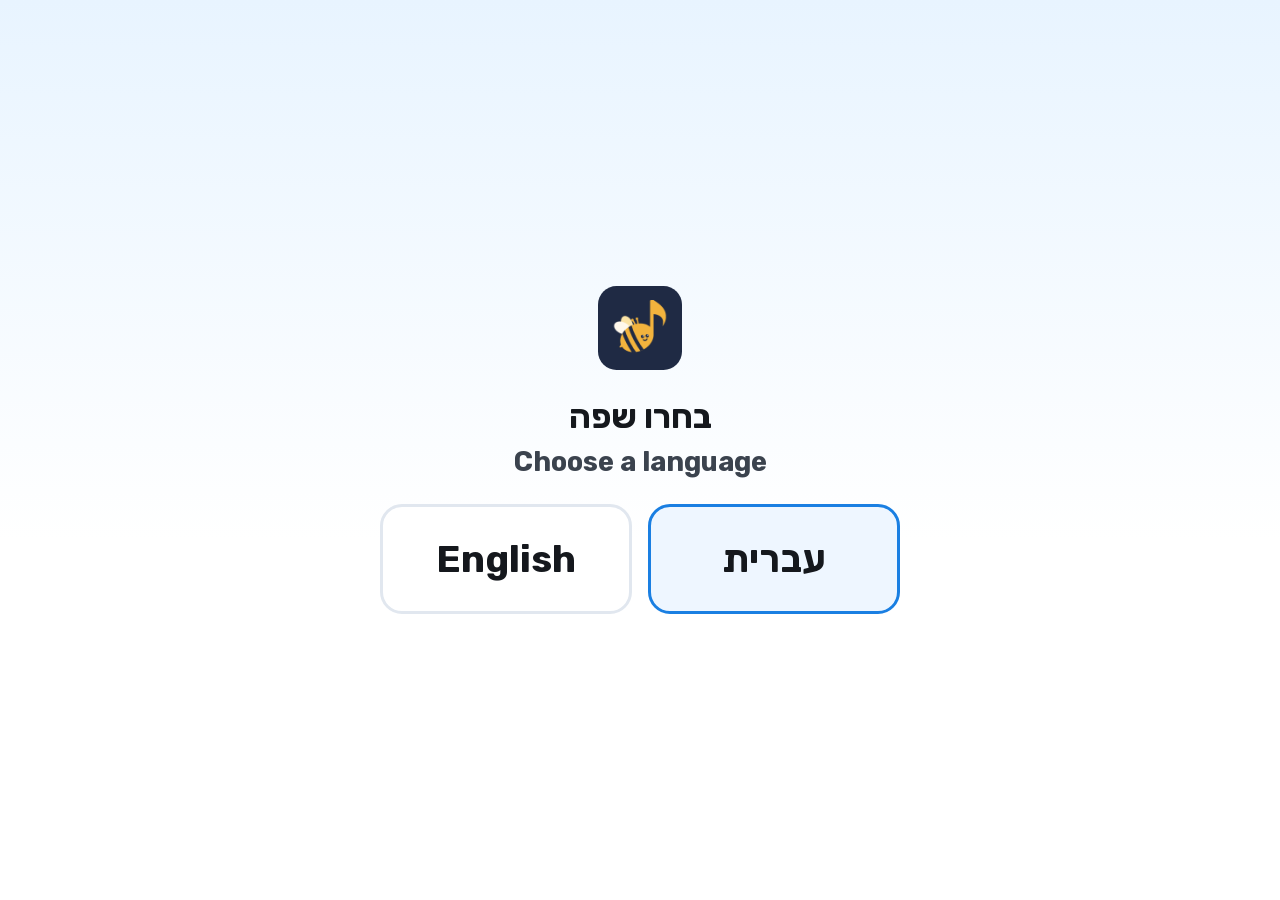
<file: index.html>
<!doctype html>
<html lang="he" dir="rtl">
<head>
<meta charset="utf-8">
<meta name="viewport" content="width=device-width, initial-scale=1">
<title>Tonebee</title>
<meta name="description" content="משחקים למתחילים בכלי נשיפה: חצוצרה, טרומבון, קרן, סקסופון, חליל צד, קלרינט וחלילית. נושפים ומנגנים, והמסך עונה. חינם, בלי הרשמה, בעברית ובאנגלית.">
<!-- The card WhatsApp, Facebook etc. show for a shared link (icons/og.png is made from .claude/og-image.html). -->
<meta property="og:type" content="website">
<meta property="og:site_name" content="Tonebee">
<meta property="og:url" content="https://tonebee.app/">
<meta property="og:title" content="טונבי · Tonebee">
<meta property="og:description" content="משחקים למתחילים בכלי נשיפה: חצוצרה, טרומבון, קרן, סקסופון, חליל צד, קלרינט וחלילית. נושפים ומנגנים, והמסך עונה. חינם, בלי הרשמה.">
<meta property="og:image" content="https://tonebee.app/icons/og.png">
<meta property="og:image:width" content="1200">
<meta property="og:image:height" content="630">
<meta property="og:image:alt" content="טונבי: משחקים למתחילים בכלי נשיפה">
<meta property="og:locale" content="he_IL">
<meta property="og:locale:alternate" content="en_US">
<meta name="twitter:card" content="summary_large_image">
<meta name="theme-color" content="#ffffff">
<meta name="apple-mobile-web-app-capable" content="yes">
<meta name="mobile-web-app-capable" content="yes">
<meta name="apple-mobile-web-app-title" content="Tonebee">
<link rel="manifest" href="manifest.json">
<link rel="icon" href="icons/favicon-32.png" sizes="32x32"><link rel="icon" href="icons/icon-192.png" sizes="192x192">
<link rel="apple-touch-icon" href="icons/apple-touch-icon.png">
<link rel="stylesheet" href="fonts/fonts.css">
<script>
  // Moving house: the old address (GitHub Pages) hands this device's settings to tonebee.app and sends the page there.
  (function () {
    var keep = /^(brass-|right-note-|ninja-|horn-ladder|breath$|buzz$|songs$|sound-game$)/;
    try {
      if (/github\.io$/.test(location.hostname) && navigator.onLine !== false) {   // offline, the old copy keeps working
        var d = {};
        for (var i = 0; i < localStorage.length; i++) { var k = localStorage.key(i); if (keep.test(k)) d[k] = localStorage.getItem(k); }
        var page = location.pathname.split("/").pop() || "index.html";
        location.replace("https://tonebee.app/" + page + location.search + "#move=" + encodeURIComponent(JSON.stringify(d)));
        return;
      }
      var m = location.hash.match(/^#move=(.*)$/);
      if (m) {
        var s = JSON.parse(decodeURIComponent(m[1]));
        // Only what this device doesn't have yet: an old home-screen icon opens with #move every time.
        for (var key in s) if (keep.test(key) && typeof s[key] === "string" && localStorage.getItem(key) === null) localStorage.setItem(key, s[key]);
        history.replaceState(null, "", location.pathname + location.search);
      }
      // A link straight to a game on a new device: language and instrument first (home), then back to the game.
      var here = location.pathname.split("/").pop();
      if (/^(balloon-breath|buzz-along|sound-game|right-note|horn-ladder|ninja|songs|note-names)\.html$/.test(here)
        && !localStorage.getItem("brass-inst") && !/[?&]test=/.test(location.search))
        location.replace("index.html?next=" + encodeURIComponent(here + location.search));
    } catch (_) {}
  })();
  // English pages lay out left to right from the first paint (the language block fills in the words).
  try { if (/[?&]lang=en/.test(location.search) || (!/[?&]lang=he/.test(location.search) && localStorage.getItem("brass-lang") === "en")) { document.documentElement.lang = "en"; document.documentElement.dir = "ltr"; } } catch (_) {}
</script>
<!-- instruments: edit in index.html only, then `node tests/sync-instruments.mjs` copies it to every page -->
<script>
/* ---------- Instruments: the one list every page reads ----------
   One entry per instrument, in the order of the setup screen. Notes are WRITTEN midi, what the child reads
   (60 = C4, 62 = D4, 64 = E4, 65 = F4, 67 = G4, 69 = A4, 71 = B4, 72 = C5); sounds play at CONCERT pitch
   (written = concert + toWritten).
   ready    false = on the setup screen as "coming soon"
   clef     "treble" | "bass"
   key      the written key of the songs ("C", "G", "Bb"…, see KEY_SIG): its key signature, and do (step 1 of every
            song) = the lowest note in `notes` with the key's name. Black keys are flats, except the key's own sharps.
   hz       [low, high] concert Hz the note games listen between: about 0.8 × the lowest note and 2 × the highest,
            so an overblown octave shows as a wrong note, not as the right one.
   notes    the notes the teacher can tick (Right Note's picker, shared with Note Ninja, Songs and the Ladder);
            keep them on or near the staff (treble: A3 to G5), where every game screen has room
   def      ticked on a new device
   open     notes with no valves (brass), marked "no fingers" in the picker
   samples  recordings in sounds/<id>/, named by CONCERT pitch with flats: cents off equal temperament (playback
            corrects it). A note more than 3 semitones from every recording plays a plain tone.
   games    the home tiles it shows; a link to any other game goes home
   Names are in index.html TEXT, pictures in icons/inst/<id>.png. Buzzing and the Ladder's open notes keep their
   brass-only numbers in their own pages. */
const INSTRUMENT_DATA = {
  trumpet: {
    ready: true, clef: "treble", toWritten: 2, key: "C", hz: [180, 1000],
    notes: [60, 62, 64, 65, 67, 69, 71, 72], def: [60, 62, 64, 65, 67], open: [60, 67, 72],
    samples: { Bb3: -10, C4: 16, D4: 13, Eb4: 3, F4: -3, G4: 11, A4: 7, Bb4: 8 },
    games: "ramzor breath buzz long right ladder ninja songs names clap"
  },
  trombone: {
    ready: true, clef: "bass", toWritten: 0, key: "Bb", hz: [80, 500],
    notes: [46, 48, 50, 51, 53, 55, 57, 58], def: [46, 48, 50, 51, 53], open: [46, 53, 58],
    samples: { Bb2: -5, C3: -7, D3: -16, Eb3: -24, F3: 2, G3: 1, A3: 1, Bb3: 10 },
    games: "ramzor breath buzz long right ladder ninja songs names clap"
  },
  horn: {
    ready: true, clef: "treble", toWritten: 7, key: "C", hz: [130, 800],
    notes: [60, 62, 64, 65, 67, 69, 71, 72, 76], def: [60, 62, 64, 65, 67], open: [60, 67, 72, 76],
    samples: { F2: -34, C3: 5, F3: 13, G3: 4, A3: -14, Bb3: 10, C4: -7, D4: 9, E4: 8, Eb4: 11, F4: 14, G4: 18, A4: 7, C5: 2 },
    games: "ramzor breath buzz long right ladder ninja songs names clap"
  },
  sax: {      // alto sax in E♭: written G = concert B♭, the band's first key
    ready: true, clef: "treble", toWritten: 9, key: "G", hz: [110, 900],
    notes: [62, 64, 65, 66, 67, 69, 71, 72, 74, 76, 77, 78, 79], def: [67, 69, 71, 72, 74], open: [],   // F♮ too: written C is the band's 2nd key
    samples: { F3: -11, G3: 0, A3: -2, Bb3: 1, C4: -3, D4: 0, Eb4: -9, F4: 14, G4: 19, A4: 10, Bb4: 15 },
    games: "ramzor breath long right ladder ninja songs names clap"
  },
  flute: {
    ready: true, clef: "treble", toWritten: 0, key: "Bb", hz: [200, 2400],
    notes: [65, 67, 69, 70, 72, 74, 75, 77, 79], def: [70, 72, 74, 75, 77], open: [],
    samples: { F4: 8, G4: 11, A4: 13, Bb4: 19, C5: 17, D5: 13, Eb5: 8, F5: 10, G5: 24, A5: 16, Bb5: 21 },
    games: "ramzor breath long right ladder ninja songs names clap"
  },
  clarinet: { // B♭ clarinet: written C = concert B♭
    ready: true, clef: "treble", toWritten: 2, key: "C", hz: [110, 1100],
    notes: [57, 59, 60, 62, 64, 65, 67, 69, 70, 71, 72], def: [60, 62, 64, 65, 67], open: [],   // low A B, throat B♭; B and C5 over the break
    samples: { Bb3: -5, C4: -3, D4: -10, Eb4: -4, F4: -2, G4: 0, A4: 1, Bb4: 1 },
    games: "ramzor breath long right ladder ninja songs names clap"
  },
  recorder: { // soprano recorder: sounds an octave above the written note; B A G first
    ready: true, clef: "treble", toWritten: -12, key: "G", hz: [400, 2400],
    notes: [62, 64, 65, 66, 67, 69, 71, 72, 74, 76], def: [67, 69, 71], open: [],   // F♮ and F♯; after B A G come C' and D'
    samples: { C5: 4, D5: 4, E5: 8, Gb5: -3, Ab5: 1, Bb5: 1, C6: 0, D6: 2, E6: 0 },
    games: "ramzor breath long right ladder ninja songs names clap"
  }
};
// Sharps (+) or flats (−) of each key.
const KEY_SIG = { C: 0, G: 1, D: 2, A: 3, F: -1, Bb: -2, Eb: -3 };
// Black keys this instrument reads as sharps (its key's own: F♯ in G); every other one is a flat.
const sharpsOf = id => [6, 1, 8, 3, 10].slice(0, Math.max(0, KEY_SIG[INSTRUMENT_DATA[id].key]));
// Do: the lowest note in `notes` with the key's name.
const doOf = id => { const I = INSTRUMENT_DATA[id], pc = ({ C: 0, D: 2, E: 4, F: 5, G: 7, A: 9, B: 11 }[I.key[0]] + (I.key[1] === "b" ? 11 : 0)) % 12; return I.notes.find(n => n % 12 === pc); };
// Every game's file and its id (the home tiles; the ids in `games`).
const GAME_OF = { "ramzor.html": "ramzor", "balloon-breath.html": "breath", "buzz-along.html": "buzz", "sound-game.html": "long",
  "right-note.html": "right", "horn-ladder.html": "ladder", "ninja.html": "ninja", "songs.html": "songs", "note-names.html": "names", "clap-along.html": "clap" };
const playsGame = (id, game) => !!INSTRUMENT_DATA[id] && INSTRUMENT_DATA[id].games.split(" ").includes(game);
// A link to a game this device's instrument doesn't play (from another class) goes home.
(function () {
  try {
    var game = GAME_OF[location.pathname.split("/").pop()], id = localStorage.getItem("brass-inst");
    if (game && INSTRUMENT_DATA[id] && !playsGame(id, game) && !/[?&]test=/.test(location.search)) location.replace("index.html");
  } catch (_) {}
})();
</script>
<!-- /instruments -->
<style>
  :root {
    --paper: #fffdf8;
    --ink: #15181d;
    --ink-2: #3b434e;
    --muted: #66707d;
    --line: #e1e7ef;
    --console: #f2f5f9;
    --blue: #1a7fe2;
    --brass-deep: #8f5b0e;
    --navy: #1f2a44;
    --honey: #f2b33d;
    --font: "Rubik", "Lexend", "Arial Hebrew", "Segoe UI", system-ui, sans-serif;
    color-scheme: light;
  }
  * { box-sizing: border-box; }
  html, body { background: var(--paper); color: var(--ink); }
  body { margin: 0; font-family: var(--font); font-size: 16px; line-height: 1.5; }
  button { font: inherit; color: inherit; }
  :focus-visible { outline: 3px solid var(--blue); outline-offset: 3px; }

  .wrap { max-width: 1180px; min-height: 100vh; min-height: 100dvh; margin: 0 auto; padding-inline: clamp(16px, 3vw, 40px); padding-block: clamp(18px, 4vh, 40px); display: grid; grid-template-rows: auto 1fr auto auto; gap: clamp(18px, 3.5vh, 32px); }
  main { align-self: center; }

  /* Header: the wordmark (tone|bee, טון|בי — the second half in honey) and who is playing. */
  .masthead { display: flex; align-items: center; justify-content: space-between; gap: 16px; }
  .brand { margin: 0; display: flex; align-items: center; gap: 14px; font-weight: 700; font-size: clamp(30px, 4.4vw, 42px); line-height: 1; letter-spacing: -0.01em; }
  .brand img { width: clamp(48px, 6vw, 60px); height: auto; border-radius: 22%; }
  .wm { color: var(--navy); }
  .wm .bee { color: var(--honey); }
  :lang(en) .wm { font-family: "Lexend", var(--font); }
  .me { display: flex; align-items: center; gap: 10px; border: 2px solid var(--line); background: #fff; border-radius: 999px; padding-block: 5px; padding-inline-start: 6px; padding-inline-end: 18px; cursor: pointer; min-height: 52px; font-size: 18px; }
  .me:hover { border-color: var(--navy); }
  .me img { width: 40px; height: 40px; }
  .me b { font-weight: 700; }

  /* Games: one square tile each, picture and name, nothing else. Five across on a projector, so all ten fit without scrolling. */
  /* A wrapping row, not a grid: an instrument with fewer games (no Buzzing) gets its last row centred, not a gap. */
  .tools { --cols: 5; --gap: clamp(12px, 1.6vw, 20px); display: flex; flex-wrap: wrap; justify-content: center; gap: var(--gap); }
  .tools > .tool { flex: 0 0 calc((100% - (var(--cols) - 1) * var(--gap)) / var(--cols)); min-width: 0; }
  .tool {
    display: grid; grid-template-rows: auto auto; border-radius: 24px; overflow: hidden;
    background: var(--tile); color: var(--navy); text-decoration: none;
    box-shadow: 0 4px 0 rgba(31, 42, 68, .10); transition: transform .15s, box-shadow .15s;
  }
  .tool[hidden] { display: none; }
  .tool:hover { transform: translateY(-3px); box-shadow: 0 7px 0 rgba(31, 42, 68, .12); }
  .tool:active { transform: translateY(2px); box-shadow: 0 2px 0 rgba(31, 42, 68, .10); }
  /* Tile pictures: drawn by Gemini in one house style (ops/brand/tiles/), on the tile's own colour. */
  .tool img { width: 100%; height: auto; aspect-ratio: 1; display: block; }
  .name { text-align: center; font-weight: 700; font-size: clamp(18px, 1.9vw, 24px); line-height: 1.15; padding: 0 8px 14px; margin-top: -6px; }

  /* Install hint: phones and tablets only, never on the projector, gone once installed. */
  .install { margin: 0; color: var(--muted); font-size: 15px; text-align: center; }
  .install b { color: var(--ink-2); }
  @media (hover: hover) and (pointer: fine) { .install { display: none; } }
  @media (display-mode: standalone) { .install { display: none; } }
  .foot { text-align: center; font-size: 14px; margin-top: -8px; }
  .foot a { color: var(--muted); display: inline-block; padding-block: 10px; }
  .foot a:hover { color: var(--navy); }
  @media (max-width: 1000px) { .tools { --cols: 4; } }
  @media (max-width: 760px), (max-width: 1000px) and (orientation: portrait) { .tools { --cols: 3; } }

  /* First visit (and "change"): the language, then the instrument. */
  .setup { position: fixed; inset: 0; z-index: 10; background: linear-gradient(180deg, #e8f4ff 0%, #ffffff 60%); overflow-y: auto; display: flex; padding: 24px 16px; }
  body:has(> .setup:not([hidden])) { overflow: hidden; }
  .setup[hidden] { display: none; }
  .card { width: min(100%, 760px); margin: auto; text-align: center; }
  .card img { width: 84px; border-radius: 22%; }
  .card h2 { margin: 14px 0 22px; font-size: clamp(24px, 4vw, 34px); font-weight: 700; }
  .card h2.two span { display: block; }
  .card h2.two span + span { font-size: .8em; color: var(--ink-2); }
  .langs { display: grid; grid-template-columns: repeat(2, minmax(0, 1fr)); gap: clamp(10px, 3vw, 16px); max-width: 520px; margin: 0 auto; }
  .lang { border: 3px solid var(--line); background: #fff; border-radius: 22px; min-height: clamp(88px, 22vw, 110px); font-size: clamp(26px, 4vw, 38px); font-weight: 700; cursor: pointer; }
  .lang:hover, .inst:not(.later):hover { border-color: var(--blue); }
  .lang[aria-pressed="true"], .inst[aria-pressed="true"] { border-color: var(--blue); background: #eef6ff; }
  .insts { display: grid; grid-template-columns: repeat(auto-fill, minmax(min(150px, 40vw), 1fr)); gap: clamp(10px, 2.5vw, 14px); }
  .inst { position: relative; border: 3px solid var(--line); background: #fff; border-radius: 20px; padding: 14px 10px 12px; cursor: pointer; display: grid; justify-items: center; align-content: start; gap: 6px; font-size: 20px; font-weight: 700; }
  .inst img { width: 116px; height: 116px; }
  .inst.later { color: var(--muted); background: #f7f9fc; }
  .inst.later img { opacity: .6; filter: saturate(.55); }
  .inst.later:hover { border-color: #e0a500; }
  /* Tapping an instrument that is on its way: a line under the grid with an email link (and a count in analytics). */
  .soon-note { margin: 16px auto 0; max-width: 34em; font-size: 18px; color: var(--ink-2); }
  .soon-note a { color: var(--blue); font-weight: 700; }
  .soon { white-space: nowrap; font-size: 13px; font-weight: 600; color: var(--brass-deep); background: #fff3d6; border-radius: 999px; padding: 1px 10px; }
  .back { margin-top: 22px; background: none; border: 0; color: var(--muted); text-decoration: underline; cursor: pointer; font-size: 16px; min-height: 44px; }

  /* Phones: two tiles across. */
  @media (max-width: 600px) {
    .wrap { gap: 18px; padding-block: 16px 24px; }
    .tools { --cols: 2; --gap: 12px; }
    .tool { border-radius: 20px; }
    .name { font-size: 19px; }
    .me { font-size: 16px; padding-inline-end: 14px; min-height: 46px; }
    .me img { width: 34px; height: 34px; }
    .inst { padding: 10px 8px; font-size: 18px; }
    .inst img { width: min(104px, 26vw); height: auto; }
  }
  /* Phone on its side: everything in the setup fits on one screen. */
  @media (max-height: 500px) {
    .setup { padding-block: 12px; }
    .card > img { width: 56px; }
    .card h2 { margin: 6px 0 12px; font-size: 22px; }
    .lang { min-height: 76px; }
    .insts { grid-template-columns: repeat(auto-fit, minmax(96px, 1fr)); gap: 8px; }
    .soon { font-size: 11px; padding: 0 6px; }
    .inst { padding: 6px; gap: 2px; font-size: 16px; }
    .inst img { width: 64px; height: 64px; }
    .back { margin-top: 6px; }
  }
  @media (prefers-reduced-motion: reduce) { .tool { transition: none; } }
</style>
<script>
  // Analytics (PostHog): anonymous counts only: which pages open, from whose teacher link, "tell me when" taps, script errors.
  // No cookies, names, recordings, autocapture or heatmaps. Off on localhost (?ph=1 turns it on) and in ?test= mode;
  // offline it quietly does nothing. Teacher link: tonebee.app/?t=<name> remembers <name> on this device as `ref`.
  // ?me=1 once on the founder's own devices marks their visits internal (PostHog's test-account filter hides them).
  // tbTrack(event, props) is safe to call from any page, with or without analytics.
  window.tbTrack = function (event, props, opts) { try { if (window.posthog && posthog.capture) posthog.capture(event, props, opts); } catch (_) {} };
  (function () {
    try {
      var q = new URLSearchParams(location.search), ls = window.localStorage;
      if (q.get("t")) ls.setItem("brass-ref", q.get("t").slice(0, 40).toLowerCase());
      if (q.get("me") === "1") ls.setItem("brass-me", "1");
      if (q.has("test") || (/^(localhost|127\.0\.0\.1|\[::1\])$/.test(location.hostname) && q.get("ph") !== "1")) return;
      !function(t,e){var o,n,p,r;e.__SV||(window.posthog=e,e._i=[],e.init=function(i,s,a){function g(t,e){var o=e.split(".");2==o.length&&(t=t[o[0]],e=o[1]),t[e]=function(){t.push([e].concat(Array.prototype.slice.call(arguments,0)))}}(p=t.createElement("script")).type="text/javascript",p.crossOrigin="anonymous",p.async=!0,p.src=s.api_host.replace(".i.posthog.com","-assets.i.posthog.com")+"/static/array.js",(r=t.getElementsByTagName("script")[0]).parentNode.insertBefore(p,r);var u=e;for(void 0!==a?u=e[a]=[]:a="posthog",u.people=u.people||[],Object.defineProperty(u,"toString",{configurable:!0,enumerable:!0,writable:!0,value:function(t){var e="posthog";return"posthog"!==a&&(e+="."+a),t||(e+=" (stub)"),e}}),Object.defineProperty(u.people,"toString",{configurable:!0,enumerable:!0,writable:!0,value:function(){return u.toString(1)+".people (stub)"}}),o="init capture register register_once register_for_session unregister unregister_for_session getFeatureFlag getFeatureFlagResult isFeatureEnabled reloadFeatureFlags updateEarlyAccessFeatureEnrollment getEarlyAccessFeatures on onFeatureFlags onSessionId getSurveys getActiveMatchingSurveys renderSurvey canRenderSurvey getNextSurveyStep identify setPersonProperties group resetGroups setPersonPropertiesForFlags resetPersonPropertiesForFlags setGroupPropertiesForFlags resetGroupPropertiesForFlags reset get_distinct_id getGroups get_session_id get_session_replay_url alias set_config startSessionRecording stopSessionRecording sessionRecordingStarted captureException loadToolbar get_property getSessionProperty createPersonProfile opt_in_capturing opt_out_capturing has_opted_in_capturing has_opted_out_capturing clear_opt_in_out_capturing debug".split(" "),n=0;n<o.length;n++)g(u,o[n]);e._i.push([i,s,a])},e.__SV=1)}(document,window.posthog||[]);
      posthog.init("phc_qT52WGA8rWLi0ZPFQHfUqE2KaO0gYCXDEml6THivdXr", {
        api_host: "https://us.i.posthog.com", defaults: "2026-08-30",
        persistence: "localStorage", person_profiles: "identified_only", advanced_disable_flags: true,
        autocapture: false, capture_pageview: false, capture_pageleave: false, capture_dead_clicks: false, rageclick: false,
        capture_heatmaps: false, capture_performance: false, disable_session_recording: true, disable_surveys: true,
        mask_all_text: true, capture_exceptions: true
      });
      var page = location.pathname.split("/").pop() || "index.html";
      posthog.register({
        app: "tonebee", page: page.replace(/\.html$/, ""), ref: ls.getItem("brass-ref") || "none",
        inst: ls.getItem("brass-inst") || "none", lang: ls.getItem("brass-lang") || "none",
        installed: !!(matchMedia("(display-mode: standalone)").matches || navigator.standalone)
      });
      if (ls.getItem("brass-me")) posthog.register({ is_internal: true });
      posthog.capture("$pageview");
    } catch (_) {}
  })();
</script>
</head>
<body>
<div class="wrap">
  <header class="masthead">
    <h1 class="brand"><img src="icons/icon-192.png" alt=""><span class="wm" id="wordmark"><span class="tone"></span><span class="bee"></span></span></h1>
    <button class="me" id="me" data-t-title="change" data-t-aria="change"><img id="meIcon" alt="" width="40" height="40"><b id="meInst"></b></button>
  </header>

  <main>
    <nav class="tools" data-t-aria="games">
      <a class="tool" href="ramzor.html" style="--tile: #fdd1c5">
        <img src="icons/tiles/ramzor.webp" alt="" width="480" height="480">
        <span class="name" data-name></span>
      </a>
      <a class="tool" href="balloon-breath.html" style="--tile: #cfe9fd">
        <img src="icons/tiles/breath.webp" alt="" width="480" height="480">
        <span class="name" data-name></span>
      </a>
      <a class="tool" href="buzz-along.html" style="--tile: #daefcf">
        <img src="icons/tiles/buzz.webp" alt="" width="480" height="480">
        <span class="name" data-name></span>
      </a>
      <a class="tool" href="sound-game.html" style="--tile: #cad8f0">
        <img src="icons/tiles/long.webp" alt="" width="480" height="480">
        <span class="name" data-name></span>
      </a>
      <a class="tool" href="right-note.html" style="--tile: #dcdefe">
        <img src="icons/tiles/right.webp" alt="" width="480" height="480">
        <span class="name" data-name></span>
      </a>
      <a class="tool" href="horn-ladder.html" style="--tile: #fddfbd">
        <img src="icons/tiles/ladder.webp" alt="" width="480" height="480">
        <span class="name" data-name></span>
      </a>
      <a class="tool" href="ninja.html" style="--tile: #dbddfd">
        <img src="icons/tiles/ninja.webp" alt="" width="480" height="480">
        <span class="name" data-name></span>
      </a>
      <a class="tool" href="songs.html" style="--tile: #d2eddf">
        <img src="icons/tiles/songs.webp" alt="" width="480" height="480">
        <span class="name" data-name></span>
      </a>
      <a class="tool" href="note-names.html" style="--tile: #fce6a3">
        <img src="icons/tiles/names.webp" alt="" width="480" height="480">
        <span class="name" data-name></span>
      </a>
      <a class="tool" href="clap-along.html" style="--tile: #fcd9e9">
        <img src="icons/tiles/clap.webp" alt="" width="480" height="480">
        <span class="name" data-name></span>
      </a>
    </nav>
  </main>

  <p class="install" id="install" data-t-html="install"></p>
  <!-- privacy link: back with privacy.html once it goes live -->
</div>

<div class="setup" id="setup" hidden>
  <div class="card" id="stepLang">
    <img src="icons/icon-192.png" alt="">
    <h2 class="two"><span lang="he" dir="rtl">בחרו שפה</span><span lang="en" dir="ltr">Choose a language</span></h2>
    <div class="langs">
      <button class="lang" id="langHe" lang="he" dir="rtl">עברית</button>
      <button class="lang" id="langEn" lang="en" dir="ltr">English</button>
    </div>
  </div>
  <div class="card" id="stepInst" hidden>
    <h2 id="instTitle"></h2>
    <div class="insts" id="insts"></div>
    <p class="soon-note" id="soonNote" hidden><span id="soonText"></span> <a id="soonMail"></a></p>
    <button class="back" id="backLang"></button>
  </div>
</div>

<script>
"use strict";

/* ---------- Language ----------
   Hebrew or English, chosen on the home screen (`brass-lang`; ?lang=en|he for a link). Never mixed: every
   word on screen comes from TEXT (elements carry data-t / data-t-html / data-t-title / data-t-aria), and
   English names notes by letter (C D E, B♭). COMMON holds what every page says (microphone, pause, buttons). */
const LANG = (() => {
  try {
    const q = new URLSearchParams(location.search).get("lang");
    if (q === "en" || q === "he") return q;
    return localStorage.getItem("brass-lang") === "en" ? "en" : "he";
  } catch (_) { return "he"; }
})();
const COMMON = {
  he: {
    listening: "מקשיבים", noMicSound: "אין קול מהמיקרופון", muted: "מושתק", tapScreen: "לגעת במסך", noMic: "ללא מיקרופון",
    mic: "מיקרופון", test: "בדיקה", start: "▶ מנגנים", tryAgain: "מנסים שוב", startPrompt: "",
    keepListening: "עצרנו לרגע", onlyOnline: "המיקרופון עובד רק באתר tonebee.app",
    micNotFound: "לא נמצא מיקרופון", micBusy: "המיקרופון תפוס באפליקציה אחרת",
    micFailed: "לא הצלחנו לפתוח את המיקרופון", micGone: "המיקרופון נותק",
    micBlocked: "המיקרופון חסום", micAsk: "מאשרים מיקרופון ומתחילים", micHow: "איך פותחים:",
    helpAndroid: ["לוחצים על הסמל שליד הכתובת", "הרשאות ← מיקרופון ← מפעילים"],
    helpAndroidApp: ["פותחים את tonebee.app ב־Chrome", "לוחצים על הסמל שליד הכתובת", "הרשאות ← מיקרופון ← מפעילים", "חוזרים לטונבי"],
    helpAndroidSystem: ["הגדרות הטלפון ← אפליקציות ← Chrome", "הרשאות ← מיקרופון ← מאפשרים"],
    helpQuick: ["מושכים את המסך מלמעלה למטה", "גישה למיקרופון ← מפעילים"],
    helpInApp: ["⋯ למעלה ← פתיחה בדפדפן", "בדפדפן לוחצים שוב ▶"],
    helpSamsung: ["☰ ← הגדרות ← אתרים והורדות", "הרשאות אתרים ← מיקרופון ← tonebee.app ← מאפשרים"],
    helpIos: ["הגדרות ← יישומים ← Safari", "מיקרופון ← אפשר", "סוגרים את Safari ופותחים מחדש"],
    helpIosApp: ["הגדרות ← יישומים ← Safari", "מיקרופון ← אפשר", "סוגרים את טונבי ופותחים מחדש"],
    helpDesktop: ["לוחצים על הסמל שליד הכתובת", "מיקרופון ← מאפשרים"],
    helpNativeIos: ["לוחצים על ״פתיחת הגדרות״", "מיקרופון ← מפעילים", "חוזרים לטונבי"],
    helpNativeAndroid: ["לוחצים על ״פתיחת הגדרות״", "הרשאות ← מיקרופון ← מאפשרים", "חוזרים לטונבי"],
    openSettings: "פתיחת הגדרות",
    helpParent: "לא נפתח? מבקשים מהורה לאשר (Family Link / זמן מסך)",
    pause: "השהיה (Esc)", resume: "▶ ממשיכים", stop: "■ עצירה", fullscreen: "מסך מלא (F)", home: "‹ טונבי", brand: "טונבי",
    trumpet: "חצוצרה", trombone: "טרומבון", horn: "קרן", instrument: "כלי",
    diagTitle: "בדיקת מיקרופון (D)", diagAudio: "אודיו", diagMic: "מיקרופון", diagLevel: "רמה", diagVolume: "עוצמה",
    diagPitch: "צליל", diagCents: "דיוק", diagFloor: "רצפה", moving: "זז", still: "עומד", sound: "צליל", quiet: "שקט", turn: "מסובבים את הטלפון לרוחב"
  },
  en: {
    listening: "Listening", noMicSound: "No sound from the mic", muted: "Muted", tapScreen: "Tap the screen", noMic: "No microphone",
    mic: "Microphone", test: "Test", start: "▶ Play", tryAgain: "Try again", startPrompt: "",
    keepListening: "Paused", onlyOnline: "The microphone only works on tonebee.app",
    micNotFound: "No microphone found", micBusy: "Another app is using the microphone",
    micFailed: "Couldn't open the microphone", micGone: "The microphone was disconnected",
    micBlocked: "Microphone is blocked", micAsk: "Tap Allow so we can hear you", micHow: "How to fix:",
    helpAndroid: ["Tap the icon next to the address", "Permissions → Microphone → On"],
    helpAndroidApp: ["Open tonebee.app in Chrome", "Tap the icon next to the address", "Permissions → Microphone → On", "Come back to Tonebee"],
    helpAndroidSystem: ["Phone Settings → Apps → Chrome", "Permissions → Microphone → Allow"],
    helpQuick: ["Swipe down from top of screen", "Microphone access → Turn on"],
    helpInApp: ["Tap ⋯ → Open in browser", "Tap ▶ again"],
    helpSamsung: ["☰ → Settings → Sites and downloads", "Site permissions → Microphone → tonebee.app → Allow"],
    helpIos: ["Settings → Apps → Safari", "Microphone → Allow", "Close Safari and reopen"],
    helpIosApp: ["Settings → Apps → Safari", "Microphone → Allow", "Close Tonebee and reopen"],
    helpDesktop: ["Click the icon next to the address", "Microphone → Allow"],
    helpNativeIos: ["Tap “Open Settings”", "Microphone → Turn on", "Come back to Tonebee"],
    helpNativeAndroid: ["Tap “Open Settings”", "Permissions → Microphone → Allow", "Come back to Tonebee"],
    openSettings: "Open Settings",
    helpParent: "Still blocked? Ask a parent to allow it (Family Link / Screen Time)",
    pause: "Pause (Esc)", resume: "▶ Continue", stop: "■ Stop", fullscreen: "Full screen (F)", home: "‹ Tonebee", brand: "Tonebee",
    trumpet: "Trumpet", trombone: "Trombone", horn: "Horn", instrument: "Instrument",
    diagTitle: "Microphone check (D)", diagAudio: "Audio", diagMic: "Mic", diagLevel: "Level", diagVolume: "Volume",
    diagPitch: "Pitch", diagCents: "Cents", diagFloor: "Floor", moving: "running", still: "stopped", sound: "sound", quiet: "quiet", turn: "Turn your phone sideways"
  }
};
const T = (key, ...args) => {
  const v = (TEXT[LANG] && TEXT[LANG][key]) ?? COMMON[LANG][key] ?? (TEXT.he && TEXT.he[key]) ?? COMMON.he[key] ?? key;
  return typeof v === "function" ? v(...args) : v;
};
function applyText() {
  const root = document.documentElement;
  root.lang = LANG;
  root.dir = LANG === "he" ? "rtl" : "ltr";
  document.querySelectorAll("[data-t]").forEach(n => { n.textContent = T(n.dataset.t); });
  document.querySelectorAll("[data-t-html]").forEach(n => { n.innerHTML = T(n.dataset.tHtml); });
  document.querySelectorAll("[data-t-title]").forEach(n => { n.title = T(n.dataset.tTitle); });
  document.querySelectorAll("[data-t-aria]").forEach(n => { n.setAttribute("aria-label", T(n.dataset.tAria)); });
  if (TEXT[LANG] && TEXT[LANG].pageTitle) document.title = T("pageTitle");
}
const $ = id => document.getElementById(id);

const TEXT = {
  he: {
    change: "החלפת כלי או שפה", langName: "עברית",
    games: "משחקים", privacy: "פרטיות",
    install: "<b>להתקנה:</b> שיתוף ← הוספה למסך הבית",
    installAndroid: "<b>להתקנה:</b> ⋮ ← הוספה למסך הבית / התקנה",
    installSamsung: "<b>להתקנה:</b> ☰ ← הוספת דף אל ← מסך הבית",
    instTitle: "על מה אתם מנגנים?", soon: "בקרוב", backLang: "‹ שפה",
    soonAsk: n => `${n} בדרך!`, soonMail: "רוצים שנודיע לכם? כתבו לנו",
    soonSubject: n => `טונבי: ${n}`, soonBody: n => `שלום, אשמח לשמוע כשיהיה אפשר לנגן בטונבי על ${n}.`,
    sax: "סקסופון", flute: "חליל צד", clarinet: "קלרינט", recorder: "חלילית",
    tileDo: "דו", wordmark: ["טוֹנְ", "בִּי"],   // with niqqud: otherwise it is not clear how to read it
    t_ramzor: "רמזור",
    t_breath: "נשימה",
    t_buzz: "זמזום",
    t_long: "צליל ארוך",
    t_right: "צליל נכון",
    t_ladder: "סולם",
    t_ninja: "נינג'ה",
    t_songs: "שירים",
    t_names: "תווים",
    t_clap: "קצב"
  },
  en: {
    change: "Change instrument or language", langName: "English",
    games: "Games", privacy: "Privacy",
    install: "<b>Install:</b> Share → Add to Home Screen",
    installAndroid: "<b>Install:</b> ⋮ → Add to Home screen",
    installSamsung: "<b>Install:</b> ☰ → Add page to → Home screen",
    instTitle: "What do you play?", soon: "Coming soon", backLang: "‹ Language",
    soonAsk: n => `${n} is on its way!`, soonMail: "Want us to tell you? Email us",
    soonSubject: n => `Tonebee: ${n}`, soonBody: n => `Hello, please let me know when I can play Tonebee on the ${n.toLowerCase()}.`,
    sax: "Saxophone", flute: "Flute", clarinet: "Clarinet", recorder: "Recorder",
    tileDo: "C", wordmark: ["tone", "bee"],
    t_ramzor: "Traffic Light",
    t_breath: "Breathing",
    t_buzz: "Buzzing",
    t_long: "Long Note",
    t_right: "Right Note",
    t_ladder: "Ladder",
    t_ninja: "Note Ninja",
    t_songs: "Songs",
    t_names: "Note Names",
    t_clap: "Clap-Along"
  }
};

// Instruments, in the order of the setup screen: INSTRUMENT_DATA in <head> (an instrument not `ready` is "coming soon").
const INSTRUMENTS = Object.entries(INSTRUMENT_DATA).map(([id, d]) => ({ id, ready: d.ready }));
// Instrument pictures: icons/inst/<id>.png (cut from the picture sheet the teacher chose).
const instPic = id => `icons/inst/${id}.png`;
// Sent here from a game on a new device (?next=ninja.html…): back there once the instrument is chosen. Our pages only.
const NEXT = (q => /^[a-z-]+\.html(\?[^#]*)?$/.test(q || "") ? q : "")(new URLSearchParams(location.search).get("next"));
const instName = id => T(id);

const TILES = GAME_OF;
const myInst = () => { let s = null; try { s = localStorage.getItem("brass-inst"); } catch (_) {} return INSTRUMENTS.some(i => i.id === s && i.ready) ? s : "trumpet"; };

function fillTiles() {
  const inst = myInst();
  document.querySelectorAll(".tool").forEach(a => {
    a.hidden = !playsGame(inst, TILES[a.getAttribute("href")]);     // only the games this instrument plays
    a.querySelector("[data-name]").textContent = T("t_" + TILES[a.getAttribute("href")]);
    a.querySelectorAll("svg text").forEach(t => { if (t.textContent.trim() === "Do" || t.dataset.do) { t.dataset.do = 1; t.textContent = T("tileDo"); } });
  });
  const [tone, bee] = T("wordmark");
  $("wordmark").firstElementChild.textContent = tone;
  $("wordmark").lastElementChild.textContent = bee;
}

function fillMe() {
  const inst = myInst();
  // A new picture shows once it has loaded: until then the old one would stay up.
  const img = $("meIcon");
  img.onload = img.onerror = () => { img.style.visibility = ""; };
  img.src = instPic(inst);
  img.style.visibility = img.complete ? "" : "hidden";
  $("meInst").textContent = instName(inst);
}

/* ---------- Setup: the language, then the instrument ---------- */

function showSetup(step) {
  $("setup").hidden = false;
  $("stepLang").hidden = step !== "lang";
  $("stepInst").hidden = step !== "inst";
  $("langHe").setAttribute("aria-pressed", String(LANG === "he"));
  $("langEn").setAttribute("aria-pressed", String(LANG === "en"));
  if (step === "inst") {
    $("instTitle").textContent = T("instTitle");
    $("backLang").textContent = T("backLang");
    let cur = null;
    try { cur = localStorage.getItem("brass-inst"); } catch (_) {}
    const box = $("insts");
    box.textContent = "";
    INSTRUMENTS.forEach(i => {
      const b = document.createElement("button");
      b.className = "inst";
      b.innerHTML = `<img src="${instPic(i.id)}" alt="" width="104" height="104"><span></span>` + (i.ready ? "" : `<span class="soon"></span>`);
      b.children[1].textContent = instName(i.id);
      if (!i.ready) {
        // On its way: no choosing, but a tap counts the interest and offers an email.
        b.classList.add("later");
        b.querySelector(".soon").textContent = T("soon");
        b.addEventListener("click", () => {
          tbTrack("instrument_interest", { instrument: i.id });
          $("soonText").textContent = T("soonAsk", instName(i.id));
          $("soonMail").textContent = T("soonMail");
          $("soonMail").href = "mailto:hello@tonebee.app?subject=" + encodeURIComponent(T("soonSubject", instName(i.id))) + "&body=" + encodeURIComponent(T("soonBody", instName(i.id)));
          $("soonMail").onclick = () => tbTrack("notify_click", { what: "instrument", instrument: i.id });
          $("soonMail").hidden = !!window.Capacitor;   // the store app: no links out without a parent (stores' kids rules)
          $("soonNote").hidden = false;
        });
        box.appendChild(b);
        return;
      }
      b.setAttribute("aria-pressed", String(i.id === cur));
      b.addEventListener("click", () => {
        try { localStorage.setItem("brass-inst", i.id); } catch (_) {}
        if (NEXT) return location.replace(NEXT.replace(/([?&])lang=[a-z]+&?/, "$1").replace(/[?&]$/, ""));   // the language just chosen wins
        $("setup").hidden = true;
        fillMe();
        fillTiles();
      });
      box.appendChild(b);
    });
  }
}

function chooseLang(l) {
  try { localStorage.setItem("brass-lang", l); } catch (_) {}
  // The whole page changes language and direction: simplest and surest is to load it again, on the instruments.
  if (l !== LANG) location.replace(location.pathname + "?setup=inst" + (NEXT ? "&next=" + encodeURIComponent(NEXT) : ""));
  else showSetup("inst");
}

$("langHe").addEventListener("click", () => chooseLang("he"));
$("langEn").addEventListener("click", () => chooseLang("en"));
$("backLang").addEventListener("click", () => showSetup("lang"));
$("me").addEventListener("click", () => showSetup("lang"));

// The install hint in the words of this browser's own menu (iPhone/iPad Safari: Share). Not in the store app: it is installed.
$("install").dataset.tHtml = /SamsungBrowser/.test(navigator.userAgent) ? "installSamsung" : /Android/.test(navigator.userAgent) ? "installAndroid" : "install";
if (window.Capacitor) $("install").remove();
applyText();
fillTiles();
fillMe();
let chosen = false;
try { chosen = !!localStorage.getItem("brass-lang") && !!localStorage.getItem("brass-inst"); } catch (_) {}
const askFor = new URLSearchParams(location.search).get("setup");
if (askFor === "inst") { history.replaceState(null, "", location.pathname + (NEXT ? "?next=" + encodeURIComponent(NEXT) : "")); showSetup("inst"); }
else if (!chosen) showSetup("lang");

if ("serviceWorker" in navigator && location.protocol !== "file:") navigator.serviceWorker.register("sw.js").catch(() => {});
</script>
</body>
</html>
</file>
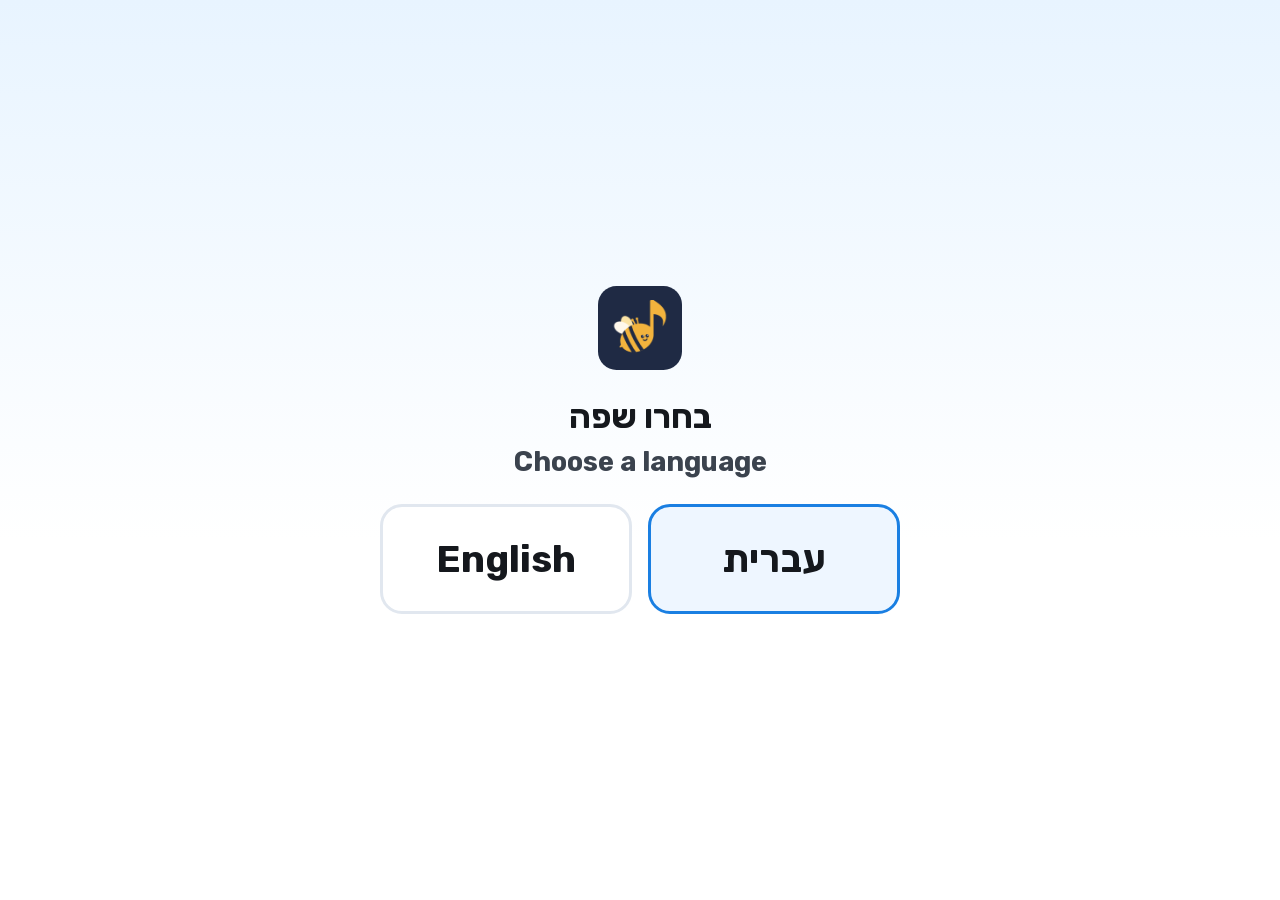
<file: balloon-breath.html>
<!doctype html>
<html lang="he" dir="rtl">
<head>
<meta charset="utf-8">
<meta name="viewport" content="width=device-width, initial-scale=1">
<title>Breathing · Tonebee</title>
<meta name="theme-color" content="#bfe4ff">
<meta name="apple-mobile-web-app-capable" content="yes">
<meta name="mobile-web-app-capable" content="yes">
<meta name="apple-mobile-web-app-title" content="Tonebee">
<link rel="manifest" href="manifest.json">
<link rel="icon" href="icons/favicon-32.png" sizes="32x32"><link rel="icon" href="icons/icon-192.png" sizes="192x192">
<link rel="apple-touch-icon" href="icons/apple-touch-icon.png">
<link rel="stylesheet" href="fonts/fonts.css">
<script>
  // Moving house: the old address (GitHub Pages) hands this device's settings to tonebee.app and sends the page there.
  (function () {
    var keep = /^(brass-|right-note-|ninja-|horn-ladder|breath$|buzz$|songs$|sound-game$)/;
    try {
      if (/github\.io$/.test(location.hostname) && navigator.onLine !== false) {   // offline, the old copy keeps working
        var d = {};
        for (var i = 0; i < localStorage.length; i++) { var k = localStorage.key(i); if (keep.test(k)) d[k] = localStorage.getItem(k); }
        var page = location.pathname.split("/").pop() || "index.html";
        location.replace("https://tonebee.app/" + page + location.search + "#move=" + encodeURIComponent(JSON.stringify(d)));
        return;
      }
      var m = location.hash.match(/^#move=(.*)$/);
      if (m) {
        var s = JSON.parse(decodeURIComponent(m[1]));
        // Only what this device doesn't have yet: an old home-screen icon opens with #move every time.
        for (var key in s) if (keep.test(key) && typeof s[key] === "string" && localStorage.getItem(key) === null) localStorage.setItem(key, s[key]);
        history.replaceState(null, "", location.pathname + location.search);
      }
      // A link straight to a game on a new device: language and instrument first (home), then back to the game.
      var here = location.pathname.split("/").pop();
      if (/^(balloon-breath|buzz-along|sound-game|right-note|horn-ladder|ninja|songs|note-names)\.html$/.test(here)
        && !localStorage.getItem("brass-inst") && !/[?&]test=/.test(location.search))
        location.replace("index.html?next=" + encodeURIComponent(here + location.search));
    } catch (_) {}
  })();
  // English pages lay out left to right from the first paint (the language block fills in the words).
  try { if (/[?&]lang=en/.test(location.search) || (!/[?&]lang=he/.test(location.search) && localStorage.getItem("brass-lang") === "en")) { document.documentElement.lang = "en"; document.documentElement.dir = "ltr"; } } catch (_) {}
</script>
<!-- instruments: edit in index.html only, then `node tests/sync-instruments.mjs` copies it to every page -->
<script>
/* ---------- Instruments: the one list every page reads ----------
   One entry per instrument, in the order of the setup screen. Notes are WRITTEN midi, what the child reads
   (60 = C4, 62 = D4, 64 = E4, 65 = F4, 67 = G4, 69 = A4, 71 = B4, 72 = C5); sounds play at CONCERT pitch
   (written = concert + toWritten).
   ready    false = on the setup screen as "coming soon"
   clef     "treble" | "bass"
   key      the written key of the songs ("C", "G", "Bb"…, see KEY_SIG): its key signature, and do (step 1 of every
            song) = the lowest note in `notes` with the key's name. Black keys are flats, except the key's own sharps.
   hz       [low, high] concert Hz the note games listen between: about 0.8 × the lowest note and 2 × the highest,
            so an overblown octave shows as a wrong note, not as the right one.
   notes    the notes the teacher can tick (Right Note's picker, shared with Note Ninja, Songs and the Ladder);
            keep them on or near the staff (treble: A3 to G5), where every game screen has room
   def      ticked on a new device
   open     notes with no valves (brass), marked "no fingers" in the picker
   samples  recordings in sounds/<id>/, named by CONCERT pitch with flats: cents off equal temperament (playback
            corrects it). A note more than 3 semitones from every recording plays a plain tone.
   games    the home tiles it shows; a link to any other game goes home
   Names are in index.html TEXT, pictures in icons/inst/<id>.png. Buzzing and the Ladder's open notes keep their
   brass-only numbers in their own pages. */
const INSTRUMENT_DATA = {
  trumpet: {
    ready: true, clef: "treble", toWritten: 2, key: "C", hz: [180, 1000],
    notes: [60, 62, 64, 65, 67, 69, 71, 72], def: [60, 62, 64, 65, 67], open: [60, 67, 72],
    samples: { Bb3: -10, C4: 16, D4: 13, Eb4: 3, F4: -3, G4: 11, A4: 7, Bb4: 8 },
    games: "ramzor breath buzz long right ladder ninja songs names clap"
  },
  trombone: {
    ready: true, clef: "bass", toWritten: 0, key: "Bb", hz: [80, 500],
    notes: [46, 48, 50, 51, 53, 55, 57, 58], def: [46, 48, 50, 51, 53], open: [46, 53, 58],
    samples: { Bb2: -5, C3: -7, D3: -16, Eb3: -24, F3: 2, G3: 1, A3: 1, Bb3: 10 },
    games: "ramzor breath buzz long right ladder ninja songs names clap"
  },
  horn: {
    ready: true, clef: "treble", toWritten: 7, key: "C", hz: [130, 800],
    notes: [60, 62, 64, 65, 67, 69, 71, 72, 76], def: [60, 62, 64, 65, 67], open: [60, 67, 72, 76],
    samples: { F2: -34, C3: 5, F3: 13, G3: 4, A3: -14, Bb3: 10, C4: -7, D4: 9, E4: 8, Eb4: 11, F4: 14, G4: 18, A4: 7, C5: 2 },
    games: "ramzor breath buzz long right ladder ninja songs names clap"
  },
  sax: {      // alto sax in E♭: written G = concert B♭, the band's first key
    ready: true, clef: "treble", toWritten: 9, key: "G", hz: [110, 900],
    notes: [62, 64, 65, 66, 67, 69, 71, 72, 74, 76, 77, 78, 79], def: [67, 69, 71, 72, 74], open: [],   // F♮ too: written C is the band's 2nd key
    samples: { F3: -11, G3: 0, A3: -2, Bb3: 1, C4: -3, D4: 0, Eb4: -9, F4: 14, G4: 19, A4: 10, Bb4: 15 },
    games: "ramzor breath long right ladder ninja songs names clap"
  },
  flute: {
    ready: true, clef: "treble", toWritten: 0, key: "Bb", hz: [200, 2400],
    notes: [65, 67, 69, 70, 72, 74, 75, 77, 79], def: [70, 72, 74, 75, 77], open: [],
    samples: { F4: 8, G4: 11, A4: 13, Bb4: 19, C5: 17, D5: 13, Eb5: 8, F5: 10, G5: 24, A5: 16, Bb5: 21 },
    games: "ramzor breath long right ladder ninja songs names clap"
  },
  clarinet: { // B♭ clarinet: written C = concert B♭
    ready: true, clef: "treble", toWritten: 2, key: "C", hz: [110, 1100],
    notes: [57, 59, 60, 62, 64, 65, 67, 69, 70, 71, 72], def: [60, 62, 64, 65, 67], open: [],   // low A B, throat B♭; B and C5 over the break
    samples: { Bb3: -5, C4: -3, D4: -10, Eb4: -4, F4: -2, G4: 0, A4: 1, Bb4: 1 },
    games: "ramzor breath long right ladder ninja songs names clap"
  },
  recorder: { // soprano recorder: sounds an octave above the written note; B A G first
    ready: true, clef: "treble", toWritten: -12, key: "G", hz: [400, 2400],
    notes: [62, 64, 65, 66, 67, 69, 71, 72, 74, 76], def: [67, 69, 71], open: [],   // F♮ and F♯; after B A G come C' and D'
    samples: { C5: 4, D5: 4, E5: 8, Gb5: -3, Ab5: 1, Bb5: 1, C6: 0, D6: 2, E6: 0 },
    games: "ramzor breath long right ladder ninja songs names clap"
  }
};
// Sharps (+) or flats (−) of each key.
const KEY_SIG = { C: 0, G: 1, D: 2, A: 3, F: -1, Bb: -2, Eb: -3 };
// Black keys this instrument reads as sharps (its key's own: F♯ in G); every other one is a flat.
const sharpsOf = id => [6, 1, 8, 3, 10].slice(0, Math.max(0, KEY_SIG[INSTRUMENT_DATA[id].key]));
// Do: the lowest note in `notes` with the key's name.
const doOf = id => { const I = INSTRUMENT_DATA[id], pc = ({ C: 0, D: 2, E: 4, F: 5, G: 7, A: 9, B: 11 }[I.key[0]] + (I.key[1] === "b" ? 11 : 0)) % 12; return I.notes.find(n => n % 12 === pc); };
// Every game's file and its id (the home tiles; the ids in `games`).
const GAME_OF = { "ramzor.html": "ramzor", "balloon-breath.html": "breath", "buzz-along.html": "buzz", "sound-game.html": "long",
  "right-note.html": "right", "horn-ladder.html": "ladder", "ninja.html": "ninja", "songs.html": "songs", "note-names.html": "names", "clap-along.html": "clap" };
const playsGame = (id, game) => !!INSTRUMENT_DATA[id] && INSTRUMENT_DATA[id].games.split(" ").includes(game);
// A link to a game this device's instrument doesn't play (from another class) goes home.
(function () {
  try {
    var game = GAME_OF[location.pathname.split("/").pop()], id = localStorage.getItem("brass-inst");
    if (game && INSTRUMENT_DATA[id] && !playsGame(id, game) && !/[?&]test=/.test(location.search)) location.replace("index.html");
  } catch (_) {}
})();
</script>
<!-- /instruments -->
<style>
  :root {
    --ink: #15181d;
    --muted: #56616f;
    --line: rgba(21, 24, 29, .14);
    --panel: rgba(255, 255, 255, .92);
    --go: #1b8f58;
    --accent: #1a7fe2;
    --display: "Rubik", "Lexend", "Arial Hebrew", "Segoe UI", system-ui, sans-serif;
    color-scheme: light;
    font-synthesis: none;
  }
  * { box-sizing: border-box; }
  html, body { height: 100%; }
  body { margin: 0; font-family: var(--display); color: var(--ink); background: linear-gradient(180deg, #bfe4ff 0%, #e8f4ff 55%, #fff4e3 100%) fixed; overflow: hidden; }
  button { font: inherit; color: inherit; }
  :focus-visible { outline: none; box-shadow: 0 0 0 3px #fff, 0 0 0 6px var(--accent); border-radius: 12px; }

  .app { position: relative; height: 100%; display: grid; grid-template-rows: auto 1fr auto; }

  .console { display: flex; flex-wrap: wrap; align-items: center; gap: 8px 16px; padding: 8px clamp(12px, 3vw, 28px); background: var(--panel); border-bottom: 1px solid var(--line); color: var(--muted); font-size: 14px; }
  .console a { color: var(--muted); text-decoration: none; }
  .spacer { margin-inline-start: auto; }
  .seg { display: inline-flex; background: #eef2f7; border-radius: 999px; padding: 3px; gap: 2px; }
  .seg-btn { border: 0; background: transparent; min-height: 44px; padding: 0 16px; border-radius: 999px; cursor: pointer; color: var(--muted); font-weight: 700; font-size: 18px; font-variant-numeric: tabular-nums; }
  .seg-btn[aria-pressed="true"] { background: #fff; color: var(--ink); box-shadow: 0 1px 3px rgba(21, 24, 29, .18); }
  .icon-btn { background: #fff; border: 1px solid var(--line); border-radius: 10px; min-height: 44px; min-width: 44px; padding: 0 12px; cursor: pointer; font-size: 18px; }
  .mic { cursor: pointer; }
  .mic[hidden] { display: none; }
  .mic-dot { width: 12px; height: 12px; border-radius: 50%; background: #c3ccd8; display: inline-block; vertical-align: -1px; }
  .mic-dot.on { background: var(--go); }

  .stage { position: relative; min-height: 0; overflow: hidden; cursor: pointer; touch-action: manipulation; -webkit-tap-highlight-color: transparent; }
  .scene { width: 100%; height: 100%; display: block; direction: ltr; }

  /* The cue: one word and the count, big enough for the back of the room. */
  .cue { position: absolute; top: 2vh; inset-inline: 0; display: flex; justify-content: center; pointer-events: none; }
  .cue-box { display: flex; align-items: baseline; gap: .5em; background: rgba(255, 255, 255, .9); border-radius: 28px; padding: .15em .7em; box-shadow: 0 2px 10px rgba(21, 24, 29, .12); }
  .cue-word { font-weight: 800; font-size: clamp(30px, 8vh, 96px); line-height: 1.15; }
  .cue-count { font-weight: 900; font-size: clamp(36px, 10vh, 120px); line-height: 1; font-variant-numeric: tabular-nums; color: var(--accent); min-width: 1ch; text-align: center; }
  .cue-count:empty { display: none; }
  .cue-word.small { font-size: clamp(22px, 5vh, 56px); font-weight: 600; color: var(--muted); }

  .diag { position: absolute; inset-inline-end: 10px; bottom: 10px;  background: rgba(13, 17, 23, .82); color: #d7e4f5; font-size: 13px; line-height: 1.6; padding: 8px 12px; border-radius: 10px; font-variant-numeric: tabular-nums; white-space: pre; }
  .diag[hidden] { display: none; }

  .transport { display: flex; flex-wrap: wrap; align-items: center; gap: 10px 16px; padding: 8px clamp(12px, 3vw, 28px) 12px; background: var(--panel); border-top: 1px solid var(--line); color: var(--muted); font-size: 14px; }
  .tip { font-size: clamp(15px, 2.2vh, 20px); color: var(--ink); }
  kbd { font-size: 12px; border: 1px solid var(--line); border-bottom-width: 2px; border-radius: 5px; padding: 1px 6px; }
  /* Pause: everything freezes behind one big symbol. */
  .pause { position: absolute; inset: 0; display: grid; place-items: center; background: rgba(255, 255, 255, .78); cursor: pointer; z-index: 5; }
  .pause[hidden] { display: none; }
  .pause-box { text-align: center; }
  .pause-icon { font-size: clamp(80px, 22vh, 220px); line-height: 1; color: #1a7fe2; }
  .resume-btn { margin-top: 2vh; background: #1a7fe2; color: #fff; border: 0; border-radius: 999px; font: inherit; font-weight: 700; font-size: clamp(22px, 4vh, 40px); padding: .5em 1.4em; cursor: pointer; min-height: 56px; }
  /* Touch screens have no keyboard: no key hints. */
  @media (hover: none) and (pointer: coarse) { .keys { display: none; } }
  /* Shortcuts live in the pause box (Esc), not on the game screen. */
  .transport .keys { display: none; }
  .pause-keys { margin: 22px auto 0; max-width: 40em; font-size: 15px; color: #66707d; line-height: 2.1; }
  @media (hover: none) and (pointer: coarse) { .pause-keys { display: none; } }
  #overlayText:empty { display: none; }
  /* Phone upright: the picture is drawn wide, so suggest turning the phone (in the empty sky). */
  .turn { display: none; }
  @media (orientation: portrait) and (max-width: 600px) { .turn { display: block; position: absolute; top: 34%; inset-inline: 0; text-align: center; font-size: 16px; color: var(--muted); pointer-events: none; } }
  /* Phones: one compact top bar; the way home is the app's icon. */
  .home-icon { display: none; }
  @media (max-width: 600px) {
    /* Upright phone: the way home and the icons on the first line, the choices (levels, modes) centred on a line of
       their own below, instead of wrapping wherever they happen to run out of room (two and three ragged rows). */
    .console:has(> .seg)::after { content: ""; order: 1; flex-basis: 100%; height: 0; }
    .console > .seg { order: 2; }
    .console > .seg:first-of-type { margin-inline-start: auto; }
    .console > .seg:last-of-type { margin-inline-end: auto; }
    .console { gap: 6px 8px; padding: 6px 10px; }
    .home { display: inline-flex; align-items: center; gap: 4px; min-height: 40px; font-size: 20px; }
    .home-word { display: none; }
    .home-icon { display: block; width: 30px; height: 30px; border-radius: 22%; }
    .icon-btn { min-width: 40px; min-height: 40px; padding: 0 8px; }
    .seg-btn { padding: 0 10px; }
    .cue-word { font-size: min(8vh, 9vw); }
    .cue-word.small { font-size: min(5vh, 6vw); }
    .cue-count { font-size: min(10vh, 12vw); }
  }
  @media (max-width: 400px) { #fullscreen { display: none; } }   /* the smallest phones: no room, and iPhones can't anyway */
  @media (max-width: 400px), (max-height: 500px) { .console { column-gap: 8px; padding-inline: 8px; } .seg-btn { font-size: 15px; padding: 0 8px; } }   /* English choices are wider */

  /* The cover: how to play without words (first visit, or "?"), then one button. */
  .cover { display: grid; justify-items: center; gap: 2.4vh; }
  .cover-btns { display: flex; align-items: center; gap: 14px; }
  .help-btn { width: 56px; height: 56px; border-radius: 50%; border: 2px solid var(--line, #e1e7ef); background: #fff; font: inherit; font-size: 26px; font-weight: 700; color: var(--muted, #66707d); cursor: pointer; }
  .help-btn:hover { border-color: var(--accent, #1a7fe2); color: var(--accent, #1a7fe2); }
  .demo { width: min(560px, 76vw); height: auto; max-height: 52vh; border-radius: 22px; box-shadow: 0 12px 34px rgba(31, 42, 68, .16); }
  .demo[hidden] { display: none; }
  .demo { direction: ltr; }   /* laid out like the game itself, which never mirrors with the language */
  .d-waves path { animation: dPulse .5s infinite alternate; }
  .d-w2 { animation-delay: .17s !important; } .d-w3 { animation-delay: .34s !important; }
  @keyframes dPulse { from { opacity: .25; } to { opacity: 1; } }
  @media (prefers-reduced-motion: reduce) { .demo * { animation: none !important; } }

  /* First visit (or "?" in the top bar): the card over the game. */
  .cover-card { position: fixed; inset: 0; z-index: 60; display: grid; place-items: center; background: rgba(255, 255, 255, .88); padding: 3vh 4vw; }
  .cover-card[hidden] { display: none; }
  .cover-play { width: clamp(72px, 11vh, 96px); height: clamp(72px, 11vh, 96px); border-radius: 50%; border: 0; background: var(--accent, #1a7fe2); color: #fff; font-size: clamp(30px, 5vh, 42px); cursor: pointer; box-shadow: 0 6px 0 rgba(31, 42, 68, .18); padding-inline-start: .18em; }
  .cover-play:hover { filter: brightness(1.08); }

  .d-tap { transform-box: fill-box; transform-origin: center; opacity: 0; animation: dTap 5s infinite; }
  .d-wand { animation: dDip 5s infinite; }
  .d-blow { animation: dBlowOn 5s infinite; }
  .d-blow path { animation: dPulse .5s infinite alternate; }
  .d-bubble { transform-box: fill-box; transform-origin: center; animation: dBubble 5s infinite; }
  @keyframes dTap { 0%, 2% { opacity: 0; transform: scale(.6); } 5% { opacity: 1; transform: scale(1); } 12%, 100% { opacity: 0; transform: scale(1.4); } }
  @keyframes dDip { 0%, 10% { transform: translate(0, 0); } 18%, 22% { transform: translate(52px, 70px); } 32%, 100% { transform: translate(0, 0); } }
  @keyframes dBlowOn { 0%, 32% { opacity: 0; } 36%, 74% { opacity: 1; } 78%, 100% { opacity: 0; } }
  @keyframes dBubble { 0%, 33% { transform: scale(.2); opacity: 0; } 36% { transform: scale(.4); opacity: 1; } 74% { transform: scale(1); opacity: 1; } 94% { transform: translate(30px, -150px) scale(.9); opacity: 0; } 100% { opacity: 0; } }

  /* Upright phone: a wordless hint to turn sideways (a phone that tips over and back), no sentence. */
  .turn.turn-hint { width: 46px; max-width: none; height: 46px; margin-inline: auto; padding: 0; border: 0; border-radius: 0; background: center / contain no-repeat url("data:image/svg+xml,%3Csvg xmlns='http://www.w3.org/2000/svg' viewBox='0 0 48 48'%3E%3Crect x='15' y='6' width='18' height='36' rx='4' fill='none' stroke='%231f2a44' stroke-width='3'/%3E%3Ccircle cx='24' cy='37' r='1.8' fill='%231f2a44'/%3E%3C/svg%3E"); font-size: 0; color: transparent; opacity: .65; animation: tipPhone 2.6s ease-in-out infinite; }
  @keyframes tipPhone { 0%, 25% { transform: rotate(0); } 50%, 75% { transform: rotate(-90deg); } 100% { transform: rotate(0); } }
  @media (prefers-reduced-motion: reduce) { .turn.turn-hint { animation: none; transform: rotate(-90deg); } }

  /* Brand (2026-10-26): the main action buttons are honey with navy text and a pressable bottom edge, like the logo's bee;
     blue stays only where it means something in the game (the note you play, the hold ring). Selected options stay neutral. */
  .big-btn, .resume-btn, .cover-play, .play-btn:not(.stop), .empty button, .btn.primary {
    background: #f2b33d !important; color: #1f2a44 !important; box-shadow: 0 4px 0 #c98f22; }
  .big-btn:hover, .resume-btn:hover, .cover-play:hover, .play-btn:not(.stop):hover, .empty button:hover, .btn.primary:hover {
    background: #f6c055 !important; filter: none; }
  .big-btn:active, .resume-btn:active, .cover-play:active, .play-btn:not(.stop):active, .empty button:active, .btn.primary:active {
    transform: translateY(3px); box-shadow: 0 1px 0 #c98f22; }
  .pause-icon { color: #1f2a44; }
  .lvl[aria-pressed="true"] { background: #1f2a44 !important; border-color: #1f2a44 !important; color: #fff8ec !important; }
</style>
<script>
  // Analytics (PostHog): anonymous counts only: which pages open, from whose teacher link, "tell me when" taps, script errors.
  // No cookies, names, recordings, autocapture or heatmaps. Off on localhost (?ph=1 turns it on) and in ?test= mode;
  // offline it quietly does nothing. Teacher link: tonebee.app/?t=<name> remembers <name> on this device as `ref`.
  // ?me=1 once on the founder's own devices marks their visits internal (PostHog's test-account filter hides them).
  // tbTrack(event, props) is safe to call from any page, with or without analytics.
  window.tbTrack = function (event, props, opts) { try { if (window.posthog && posthog.capture) posthog.capture(event, props, opts); } catch (_) {} };
  (function () {
    try {
      var q = new URLSearchParams(location.search), ls = window.localStorage;
      if (q.get("t")) ls.setItem("brass-ref", q.get("t").slice(0, 40).toLowerCase());
      if (q.get("me") === "1") ls.setItem("brass-me", "1");
      if (q.has("test") || (/^(localhost|127\.0\.0\.1|\[::1\])$/.test(location.hostname) && q.get("ph") !== "1")) return;
      !function(t,e){var o,n,p,r;e.__SV||(window.posthog=e,e._i=[],e.init=function(i,s,a){function g(t,e){var o=e.split(".");2==o.length&&(t=t[o[0]],e=o[1]),t[e]=function(){t.push([e].concat(Array.prototype.slice.call(arguments,0)))}}(p=t.createElement("script")).type="text/javascript",p.crossOrigin="anonymous",p.async=!0,p.src=s.api_host.replace(".i.posthog.com","-assets.i.posthog.com")+"/static/array.js",(r=t.getElementsByTagName("script")[0]).parentNode.insertBefore(p,r);var u=e;for(void 0!==a?u=e[a]=[]:a="posthog",u.people=u.people||[],Object.defineProperty(u,"toString",{configurable:!0,enumerable:!0,writable:!0,value:function(t){var e="posthog";return"posthog"!==a&&(e+="."+a),t||(e+=" (stub)"),e}}),Object.defineProperty(u.people,"toString",{configurable:!0,enumerable:!0,writable:!0,value:function(){return u.toString(1)+".people (stub)"}}),o="init capture register register_once register_for_session unregister unregister_for_session getFeatureFlag getFeatureFlagResult isFeatureEnabled reloadFeatureFlags updateEarlyAccessFeatureEnrollment getEarlyAccessFeatures on onFeatureFlags onSessionId getSurveys getActiveMatchingSurveys renderSurvey canRenderSurvey getNextSurveyStep identify setPersonProperties group resetGroups setPersonPropertiesForFlags resetPersonPropertiesForFlags setGroupPropertiesForFlags resetGroupPropertiesForFlags reset get_distinct_id getGroups get_session_id get_session_replay_url alias set_config startSessionRecording stopSessionRecording sessionRecordingStarted captureException loadToolbar get_property getSessionProperty createPersonProfile opt_in_capturing opt_out_capturing has_opted_in_capturing has_opted_out_capturing clear_opt_in_out_capturing debug".split(" "),n=0;n<o.length;n++)g(u,o[n]);e._i.push([i,s,a])},e.__SV=1)}(document,window.posthog||[]);
      posthog.init("phc_qT52WGA8rWLi0ZPFQHfUqE2KaO0gYCXDEml6THivdXr", {
        api_host: "https://us.i.posthog.com", defaults: "2026-08-30",
        persistence: "localStorage", person_profiles: "identified_only", advanced_disable_flags: true,
        autocapture: false, capture_pageview: false, capture_pageleave: false, capture_dead_clicks: false, rageclick: false,
        capture_heatmaps: false, capture_performance: false, disable_session_recording: true, disable_surveys: true,
        mask_all_text: true, capture_exceptions: true
      });
      var page = location.pathname.split("/").pop() || "index.html";
      posthog.register({
        app: "tonebee", page: page.replace(/\.html$/, ""), ref: ls.getItem("brass-ref") || "none",
        inst: ls.getItem("brass-inst") || "none", lang: ls.getItem("brass-lang") || "none",
        installed: !!(matchMedia("(display-mode: standalone)").matches || navigator.standalone)
      });
      if (ls.getItem("brass-me")) posthog.register({ is_internal: true });
      posthog.capture("$pageview");
    } catch (_) {}
  })();
</script>
</head>
<body>
<div class="app">
  <header class="console">
    <a class="home" href="index.html" aria-label="Tonebee" data-t-aria="brand">‹<img class="home-icon" src="icons/icon-192.png" alt=""><span class="home-word"> <span data-t="brand">Tonebee</span></span></a>
    <div class="seg" role="group" data-t-aria="howLong">
      <span class="seg-btn" style="cursor:default;line-height:44px" aria-hidden="true">🌬️</span>
      <button id="lv1" class="seg-btn" aria-pressed="true" data-t-title="out4">4</button>
      <button id="lv2" class="seg-btn" aria-pressed="false" data-t-title="out8">8</button>
      <button id="lv3" class="seg-btn" aria-pressed="false" data-t-title="out12">12</button>
      <button id="lv4" class="seg-btn" aria-pressed="false" data-t-title="out16">16</button>
    </div>
    <div class="seg" role="group" data-t-aria="world">
      <button id="wBubble" class="seg-btn" aria-pressed="true" data-t-title="bubble">🫧</button>
      <button id="wDandelion" class="seg-btn" aria-pressed="false" data-t-title="dandelion">🌼</button>
    </div>
    <span class="spacer"></span>
    <span class="mic" id="mic" hidden><span class="mic-dot" id="micDot"></span> <span id="micText" data-t="mic"></span></span>
    <button id="soundBtn" class="icon-btn" data-t-title="sounds" aria-pressed="true">🔔</button>
    <button id="helpBtn" class="icon-btn" data-t-title="howTo" data-t-aria="howTo">?</button>
    <button id="pauseBtn" class="icon-btn" data-t-title="pause">⏸</button>
    <button id="fullscreen" class="icon-btn" data-t-title="fullscreen">⛶</button>
  </header>

  <main class="stage" id="stage">
    <svg class="scene" id="scene" viewBox="0 0 1600 640" preserveAspectRatio="xMidYMid meet" role="img" data-t-aria="scene"></svg>
    <div class="cue" aria-live="polite"><div class="cue-box"><span class="cue-word" id="cueWord"></span><span class="cue-count" id="cueCount"></span></div></div>
    <div class="turn turn-hint" role="img" data-t-aria="turn"></div>
    <div class="pause" id="pauseBox" hidden><div class="pause-box"><div class="pause-icon">⏸</div><button class="resume-btn" id="resumeBtn" data-t="resume"></button><p class="pause-keys" data-t-html="keys"></p></div></div>
    <div class="diag" id="diag" hidden></div>
  </main>

  <footer class="transport">
    <span class="tip" id="tip"></span>
    <span class="spacer"></span>
    <span class="keys" data-t-html="keys"></span>
  </footer>
</div>
<div class="cover-card" id="coverCard" hidden>
  <div class="cover">
    <svg class="demo" id="demo" viewBox="0 0 480 300" aria-hidden="true">
      <defs><clipPath id="dClip"><rect width="480" height="300" rx="22"/></clipPath></defs>
      <g clip-path="url(#dClip)">
        <rect width="480" height="300" fill="#eaf5ff"/>
        <defs><linearGradient id="dRim"><stop offset="0" stop-color="#ff6f9a"/><stop offset=".5" stop-color="#ffc23a"/><stop offset="1" stop-color="#3a8fe0"/></linearGradient></defs>
        <g transform="translate(560 0) scale(-1 1)"><rect x="-80" y="262" width="640" height="38" fill="#cfe8c0"/>
        <ellipse cx="300" cy="262" rx="56" ry="14" fill="#b9dcff" stroke="#7aa9d8" stroke-width="4"/>
        <g class="d-tap"><circle cx="400" cy="230" r="26" fill="none" stroke="#1a7fe2" stroke-width="5"/><circle cx="400" cy="230" r="9" fill="#1a7fe2"/></g>
        <g class="d-blow" fill="none" stroke="#7aa9d8" stroke-width="5" stroke-linecap="round"><path class="d-w1" d="M 40 150 c 14 -8 26 8 40 0 s 26 8 40 0"/><path class="d-w2" d="M 30 178 c 14 -8 26 8 40 0 s 26 8 40 0"/><path class="d-w3" d="M 40 206 c 14 -8 26 8 40 0 s 26 8 40 0"/></g>
        <g class="d-bubble"><circle cx="240" cy="176" r="56" fill="#d6ecff" fill-opacity=".55" stroke="url(#dRim)" stroke-width="4"/><ellipse cx="220" cy="152" rx="14" ry="7" transform="rotate(-40 220 152)" fill="#fff"/></g>
        <g class="d-wand"><circle cx="240" cy="176" r="24" fill="none" stroke="#7a5cf0" stroke-width="7"/><line x1="252" y1="197" x2="290" y2="262" stroke="#7a5cf0" stroke-width="7" stroke-linecap="round"/></g></g>
      </g>
    </svg>
    <button class="cover-play" id="coverPlay" data-t-title="howTo" data-t-aria="howTo">▶</button>
  </div>
</div>
<script>
"use strict";

/* ---------- Language ----------
   Hebrew or English, chosen on the home screen (`brass-lang`; ?lang=en|he for a link). Never mixed: every
   word on screen comes from TEXT (elements carry data-t / data-t-html / data-t-title / data-t-aria), and
   English names notes by letter (C D E, B♭). COMMON holds what every page says (microphone, pause, buttons). */
const LANG = (() => {
  try {
    const q = new URLSearchParams(location.search).get("lang");
    if (q === "en" || q === "he") return q;
    return localStorage.getItem("brass-lang") === "en" ? "en" : "he";
  } catch (_) { return "he"; }
})();
const COMMON = {
  he: {
    listening: "מקשיבים", noMicSound: "אין קול מהמיקרופון", muted: "מושתק", tapScreen: "לגעת במסך", noMic: "ללא מיקרופון",
    mic: "מיקרופון", test: "בדיקה", start: "▶ מנגנים", tryAgain: "מנסים שוב", startPrompt: "",
    keepListening: "עצרנו לרגע", onlyOnline: "המיקרופון עובד רק באתר tonebee.app",
    micNotFound: "לא נמצא מיקרופון", micBusy: "המיקרופון תפוס באפליקציה אחרת",
    micFailed: "לא הצלחנו לפתוח את המיקרופון", micGone: "המיקרופון נותק",
    micBlocked: "המיקרופון חסום", micAsk: "מאשרים מיקרופון ומתחילים", micHow: "איך פותחים:",
    helpAndroid: ["לוחצים על הסמל שליד הכתובת", "הרשאות ← מיקרופון ← מפעילים"],
    helpAndroidApp: ["פותחים את tonebee.app ב־Chrome", "לוחצים על הסמל שליד הכתובת", "הרשאות ← מיקרופון ← מפעילים", "חוזרים לטונבי"],
    helpAndroidSystem: ["הגדרות הטלפון ← אפליקציות ← Chrome", "הרשאות ← מיקרופון ← מאפשרים"],
    helpQuick: ["מושכים את המסך מלמעלה למטה", "גישה למיקרופון ← מפעילים"],
    helpInApp: ["⋯ למעלה ← פתיחה בדפדפן", "בדפדפן לוחצים שוב ▶"],
    helpSamsung: ["☰ ← הגדרות ← אתרים והורדות", "הרשאות אתרים ← מיקרופון ← tonebee.app ← מאפשרים"],
    helpIos: ["הגדרות ← יישומים ← Safari", "מיקרופון ← אפשר", "סוגרים את Safari ופותחים מחדש"],
    helpIosApp: ["הגדרות ← יישומים ← Safari", "מיקרופון ← אפשר", "סוגרים את טונבי ופותחים מחדש"],
    helpDesktop: ["לוחצים על הסמל שליד הכתובת", "מיקרופון ← מאפשרים"],
    helpNativeIos: ["לוחצים על ״פתיחת הגדרות״", "מיקרופון ← מפעילים", "חוזרים לטונבי"],
    helpNativeAndroid: ["לוחצים על ״פתיחת הגדרות״", "הרשאות ← מיקרופון ← מאפשרים", "חוזרים לטונבי"],
    openSettings: "פתיחת הגדרות",
    helpParent: "לא נפתח? מבקשים מהורה לאשר (Family Link / זמן מסך)",
    pause: "השהיה (Esc)", resume: "▶ ממשיכים", stop: "■ עצירה", fullscreen: "מסך מלא (F)", home: "‹ טונבי", brand: "טונבי",
    trumpet: "חצוצרה", trombone: "טרומבון", horn: "קרן", instrument: "כלי",
    diagTitle: "בדיקת מיקרופון (D)", diagAudio: "אודיו", diagMic: "מיקרופון", diagLevel: "רמה", diagVolume: "עוצמה",
    diagPitch: "צליל", diagCents: "דיוק", diagFloor: "רצפה", moving: "זז", still: "עומד", sound: "צליל", quiet: "שקט", turn: "מסובבים את הטלפון לרוחב"
  },
  en: {
    listening: "Listening", noMicSound: "No sound from the mic", muted: "Muted", tapScreen: "Tap the screen", noMic: "No microphone",
    mic: "Microphone", test: "Test", start: "▶ Play", tryAgain: "Try again", startPrompt: "",
    keepListening: "Paused", onlyOnline: "The microphone only works on tonebee.app",
    micNotFound: "No microphone found", micBusy: "Another app is using the microphone",
    micFailed: "Couldn't open the microphone", micGone: "The microphone was disconnected",
    micBlocked: "Microphone is blocked", micAsk: "Tap Allow so we can hear you", micHow: "How to fix:",
    helpAndroid: ["Tap the icon next to the address", "Permissions → Microphone → On"],
    helpAndroidApp: ["Open tonebee.app in Chrome", "Tap the icon next to the address", "Permissions → Microphone → On", "Come back to Tonebee"],
    helpAndroidSystem: ["Phone Settings → Apps → Chrome", "Permissions → Microphone → Allow"],
    helpQuick: ["Swipe down from top of screen", "Microphone access → Turn on"],
    helpInApp: ["Tap ⋯ → Open in browser", "Tap ▶ again"],
    helpSamsung: ["☰ → Settings → Sites and downloads", "Site permissions → Microphone → tonebee.app → Allow"],
    helpIos: ["Settings → Apps → Safari", "Microphone → Allow", "Close Safari and reopen"],
    helpIosApp: ["Settings → Apps → Safari", "Microphone → Allow", "Close Tonebee and reopen"],
    helpDesktop: ["Click the icon next to the address", "Microphone → Allow"],
    helpNativeIos: ["Tap “Open Settings”", "Microphone → Turn on", "Come back to Tonebee"],
    helpNativeAndroid: ["Tap “Open Settings”", "Permissions → Microphone → Allow", "Come back to Tonebee"],
    openSettings: "Open Settings",
    helpParent: "Still blocked? Ask a parent to allow it (Family Link / Screen Time)",
    pause: "Pause (Esc)", resume: "▶ Continue", stop: "■ Stop", fullscreen: "Full screen (F)", home: "‹ Tonebee", brand: "Tonebee",
    trumpet: "Trumpet", trombone: "Trombone", horn: "Horn", instrument: "Instrument",
    diagTitle: "Microphone check (D)", diagAudio: "Audio", diagMic: "Mic", diagLevel: "Level", diagVolume: "Volume",
    diagPitch: "Pitch", diagCents: "Cents", diagFloor: "Floor", moving: "running", still: "stopped", sound: "sound", quiet: "quiet", turn: "Turn your phone sideways"
  }
};
const T = (key, ...args) => {
  const v = (TEXT[LANG] && TEXT[LANG][key]) ?? COMMON[LANG][key] ?? (TEXT.he && TEXT.he[key]) ?? COMMON.he[key] ?? key;
  return typeof v === "function" ? v(...args) : v;
};
function applyText() {
  const root = document.documentElement;
  root.lang = LANG;
  root.dir = LANG === "he" ? "rtl" : "ltr";
  document.querySelectorAll("[data-t]").forEach(n => { n.textContent = T(n.dataset.t); });
  document.querySelectorAll("[data-t-html]").forEach(n => { n.innerHTML = T(n.dataset.tHtml); });
  document.querySelectorAll("[data-t-title]").forEach(n => { n.title = T(n.dataset.tTitle); });
  document.querySelectorAll("[data-t-aria]").forEach(n => { n.setAttribute("aria-label", T(n.dataset.tAria)); });
  if (TEXT[LANG] && TEXT[LANG].pageTitle) document.title = T("pageTitle");
}
const TEXT = {
  he: {
    howTo: "איך משחקים", pageTitle: "נשימה · טונבי", howLong: "כמה זמן נושפים", world: "עולם", bubble: "בועת סבון", dandelion: "שן הארי",
    out4: "נושפים 4", out8: "נושפים 8", out12: "נושפים 12", out16: "נושפים 16", sounds: "צלילים (M)", scene: "בועת סבון ענקית",
    keys: "<kbd>Space</kbd> נשימה · <kbd>Esc</kbd> השהיה · <kbd>1</kbd>–<kbd>4</kbd> שלב · <kbd>N</kbd> מתחילים מחדש",
    tips: ["יושבים זקוף, כתפיים רגועות", "לא עוצרים את האוויר: שואפים ומיד נושפים", "אוויר איטי ויציב עושה בועה ענקית", "מסחרר? עוצרים ונושמים רגיל"],
    in: "שואפים", out: "נושפים לאט", nice: "יופי!", ready: "לוחצים כשמוכנים", blowing: "נושפים"
  },
  en: {
    howTo: "How to play", pageTitle: "Breathing · Tonebee", howLong: "How long to blow", world: "World", bubble: "Soap bubble", dandelion: "Dandelion",
    out4: "Blow out for 4", out8: "Blow out for 8", out12: "Blow out for 12", out16: "Blow out for 16", sounds: "Sounds (M)", scene: "A giant soap bubble",
    keys: "<kbd>Space</kbd> breathe · <kbd>Esc</kbd> pause · <kbd>1</kbd>–<kbd>4</kbd> level · <kbd>N</kbd> start again",
    tips: ["Sit up tall, shoulders relaxed", "Don't hold the air: breathe in, then straight out", "Slow, steady air makes a giant bubble", "Feeling dizzy? Stop and breathe normally"],
    in: "Breathe in", out: "Blow out slowly", nice: "Nice!", ready: "Tap when you're ready", blowing: "blowing"
  }
};
applyText();

/* ---------- iPad audio ----------
   Older iPads (Safari before 14.1) have no float sample reader: build it from the byte one.
   A suspended or interrupted iPad audio engine (lock screen, a call) wakes on any tap.
   Tapping the microphone status opens the microphone check (no keyboard needed). */
if (window.AnalyserNode && !AnalyserNode.prototype.getFloatTimeDomainData) {
  AnalyserNode.prototype.getFloatTimeDomainData = function (out) {
    const bytes = new Uint8Array(out.length);
    this.getByteTimeDomainData(bytes);
    for (let i = 0; i < out.length; i++) out[i] = (bytes[i] - 128) / 128;
  };
}
["touchend", "click"].forEach(type => document.addEventListener(type, () => {
  if (ctx && ctx.state !== "running" && ctx.state !== "closed") ctx.resume();
}, true));
document.getElementById("micText").parentElement.addEventListener("click", () => {
  const d = document.getElementById("diag");
  d.hidden = !d.hidden;
});
// iPad/iPhone: the raw microphone is too quiet for a horn at a normal distance (measured in class), so use
// the device's own voice processing and automatic volume. Elsewhere raw is louder than enough and purer.
// ?voice=1 / ?voice=0 forces either way. (iPadOS Safari calls itself a Mac; the touch points give it away.)
const IS_IOS = /iPad|iPhone|iPod/.test(navigator.userAgent) || (/Macintosh/.test(navigator.userAgent) && navigator.maxTouchPoints > 1);
const VOICE_PARAM = new URLSearchParams(location.search).get("voice");
const MIC_OPTIONS = (VOICE_PARAM === null ? IS_IOS : VOICE_PARAM !== "0") ? true
  : { echoCancellation: false, noiseSuppression: false, autoGainControl: false };
// The check panel's first lines: is the engine moving, what the iPad says about the mic, the raw level in dB.
let lastEngineTime = -1, engineMovedAt = 0;
const audioLine = () => {
  if (!ctx) return T("diagAudio") + "   —\n";
  if (ctx.currentTime !== lastEngineTime) { lastEngineTime = ctx.currentTime; engineMovedAt = performance.now(); }
  const moving = performance.now() - engineMovedAt < 500;     // the clock advances in bursts, not every frame
  const tr = micStream && micStream.getAudioTracks()[0];
  const st = tr && tr.getSettings ? tr.getSettings() : {};
  const db = state.rms > 0 ? (20 * Math.log10(state.rms)).toFixed(0) + " dB" : "0";
  return `${T("diagAudio")}   ${ctx.state} · ${ctx.sampleRate} · ${moving ? T("moving") : T("still")}\n` +
    `${T("diagMic")} ${tr ? tr.readyState + (tr.muted ? " muted" : "") + (tr.enabled ? "" : " off") : "—"} · ${st.sampleRate || "?"} · ${MIC_OPTIONS === true ? "voice" : "raw"} ec:${st.echoCancellation} agc:${st.autoGainControl}\n` +
    `${T("diagLevel")}    ${db}\n`;
};


/* ---------- Breathing ----------
   One press = one breath, and nothing starts by itself. Breathe in 4 counts, blow out 4, 8, 12 or 16, no hold.
   Two worlds, same breath: a giant soap bubble (grows while blowing, then floats up to join the others) or a
   dandelion (opens while breathing in; the breeze takes its seeds one by one; each breath grows a flower).
   The microphone is only a bonus: if it hears blowing, the breeze turns golden and things move a little
   faster. Silence never stops or slows anything. */

const $ = id => document.getElementById(id);
const SVGNS = "http://www.w3.org/2000/svg";

const LEVELS = [4, 8, 12, 16];      // seconds of blowing out
const IN_S = 4;                     // breathing in is always a calm 4
const FLOAT_S = 1.6;                // the bubble lets go, then everything waits for the next press
const TIPS = T("tips");
const BLOW_DB = 10;                 // the mic hears blowing at this many decibels over the room
const ANALYSE_MS = 50;

const state = {
  level: 1, world: "bubble", phase: "idle", phaseT: 0, tip: 0, sound: true, made: 0,
  blowing: false, blowSince: 0,
  listening: false, rms: 0, noiseFloor: 0.002, muteUntil: 0, lastAnalyse: 0
};

/* ---------- Audio: gentle cues, and the optional microphone ---------- */

// micSrc lives here, not in startMic: a source node held by nothing but the graph is garbage-collected while the engine
// is suspended, and the analyser then hears zeros forever (Chrome, measured 2026-11-05).
let ctx = null, analyser = null, micStream = null, micSrc = null, raw = null, micAsked = false;

function ensureCtx() {
  if (!ctx) ctx = new (window.AudioContext || window.webkitAudioContext)();
  if (ctx.state === "suspended") ctx.resume();
  return ctx;
}

// Two soft notes: rising for breathing in, falling for blowing out; a bright ding for a lit house.
function notes(list, gap = 0.16, vol = 0.09) {
  if (!state.sound) return;
  const c = ensureCtx(), t0 = c.currentTime + 0.03;
  list.forEach((hz, i) => {
    const o = c.createOscillator(), g = c.createGain(), t = t0 + i * gap;
    o.type = "sine"; o.frequency.value = hz;
    g.gain.setValueAtTime(0.0001, t);
    g.gain.exponentialRampToValueAtTime(vol, t + 0.03);
    g.gain.exponentialRampToValueAtTime(0.0001, t + 0.9);
    o.connect(g); g.connect(c.destination);
    o.start(t); o.stop(t + 1);
  });
  state.muteUntil = performance.now() + 400 + list.length * gap * 1000 + 600;   // never hear ourselves as blowing
}

// Asked on the first breath, inside the tap. Refused or missing is fine: everything works without it.
async function startMic() {
  if (micAsked) return;
  micAsked = true;
  ensureCtx();
  const q = new URLSearchParams(location.search);
  if (q.get("test")) return startTest();
  if (q.get("mic") === "0" || !navigator.mediaDevices || !navigator.mediaDevices.getUserMedia) return;
  try {
    // iPad/iPhone: a page that plays sound (traffic light, Note Names, Clap-Along) sets the audio session to "playback",
    // and WebKit keeps that for the whole app: every microphone request then fails (InvalidStateError) until the app is
    // closed. Back to "auto" first; reading the type is no use, a new page says "auto" while the app is still on playback.
    if (navigator.audioSession) navigator.audioSession.type = "auto";
    micStream = await navigator.mediaDevices.getUserMedia({ audio: MIC_OPTIONS });
  } catch (_) { return; }
  // iPad switches the hardware to the microphone's rate; an audio engine made before that can stay deaf.
  const track = micStream.getAudioTracks()[0];
  const micRate = track && track.getSettings ? track.getSettings().sampleRate : 0;
  if (micRate && ctx.sampleRate !== micRate) { ctx.close(); ctx = null; ensureCtx(); }
  ctx.resume();
  micSrc = ctx.createMediaStreamSource(micStream);
  analyser = ctx.createAnalyser();
  analyser.fftSize = 2048;
  micSrc.connect(analyser);
  // iPad (WebKit) feeds an analyser only if it leads to the speakers: a silent gain does that, with no sound.
  const pull = ctx.createGain();
  pull.gain.value = 0;
  analyser.connect(pull);
  pull.connect(ctx.destination);
  raw = new Float32Array(analyser.fftSize);
  state.listening = true;
  $("mic").hidden = false;
  $("micDot").classList.add("on");
  $("micText").textContent = T("listening");
  micStream.getAudioTracks().forEach(t => t.addEventListener("ended", stopMic));   // the next breath asks again
}

// ?test=1: hiss straight into the analyser. Console: testBlow(0.2) blows, testBlow(0) stops.
function startTest() {
  analyser = ctx.createAnalyser();
  analyser.fftSize = 2048;
  const buf = ctx.createBuffer(1, ctx.sampleRate * 2, ctx.sampleRate), d = buf.getChannelData(0);
  for (let i = 0; i < d.length; i++) d[i] = Math.random() * 2 - 1;
  const ns = ctx.createBufferSource(), g = ctx.createGain();
  ns.buffer = buf; ns.loop = true; g.gain.value = 0;
  ns.connect(g); g.connect(analyser); ns.start();
  window.testBlow = v => g.gain.setTargetAtTime(v, ctx.currentTime, 0.01);
  raw = new Float32Array(analyser.fftSize);
  state.listening = true;
  state.noiseFloor = 0.00001;
  $("mic").hidden = false;
  $("micDot").classList.add("on");
  $("micText").textContent = T("test");
}

function stopMic() {
  if (micStream) micStream.getTracks().forEach(t => t.stop());
  micStream = null;
  state.listening = false;
  micAsked = false;
  $("micDot").classList.remove("on");
}
addEventListener("pagehide", stopMic);
document.addEventListener("visibilitychange", () => { if (document.hidden) stopMic(); });

// Blowing is loud, rushing noise close to the mic. Heard for 150 ms in a row = blowing.
function analyse() {
  if (!state.listening || !analyser) return;
  analyser.getFloatTimeDomainData(raw);
  let sum = 0;
  for (let i = 0; i < raw.length; i++) sum += raw[i] * raw[i];
  state.rms = Math.sqrt(sum / raw.length);
  // A real microphone in a room is never exactly silent: say so instead of waiting forever.
  if (state.rms === 0 && micStream) {
    if (!state.zeroSince) state.zeroSince = performance.now();
    else if (performance.now() - state.zeroSince > 3000) $("micText").textContent = T("noMicSound");
  } else if (state.zeroSince) { state.zeroSince = 0; $("micText").textContent = T("listening"); }

  const now = performance.now(), muted = now < state.muteUntil;
  const loud = !muted && state.rms > Math.max(state.noiseFloor * Math.pow(10, BLOW_DB / 20), 0.002);
  if (loud) { if (!state.blowSince) state.blowSince = now; }
  else state.blowSince = 0;
  state.blowing = loud && now - state.blowSince > 150;
  // The room's level is learned only when nobody is meant to be blowing.
  if (state.rms < state.noiseFloor) state.noiseFloor = state.rms * 0.2 + state.noiseFloor * 0.8;
  else if (state.phase !== "out" && !muted) state.noiseFloor = state.noiseFloor * 0.995 + state.rms * 0.005;
}

/* ---------- Scene ---------- */

const el = (tag, attrs, parent) => {
  const n = document.createElementNS(SVGNS, tag);
  for (const k in attrs) n.setAttribute(k, attrs[k]);
  if (parent) parent.appendChild(n);
  return n;
};
const clamp01 = v => Math.max(0, Math.min(1, v));
const lerp = (a, b, t) => a + (b - a) * t;
const ease = p => p < 0.5 ? 2 * p * p : 1 - Math.pow(-2 * p + 2, 2) / 2;

const GROUND = 560, RX = 1080, RY = 300;     // where the wand's ring / the dandelion's head is: the child's side
let scene = {}, seed = 5;
const rnd = () => (seed = (seed * 16807) % 2147483647) / 2147483647;

function buildScene() {
  const svg = $("scene");
  svg.textContent = "";
  scene = {};
  // The park: a hill and a tree. Quiet, so the breath's picture stands out.
  el("path", { d: `M -400 ${GROUND} C 300 ${GROUND - 16} 900 ${GROUND + 8} 2000 ${GROUND - 10} L 2000 900 L -400 900 Z`, fill: "#7cc77a" }, svg);
  el("rect", { x: 140, y: GROUND - 150, width: 24, height: 156, rx: 8, fill: "#8a5a2b" }, svg);
  [[152, GROUND - 200, 80, "#3f9e4d"], [100, GROUND - 160, 56, "#4fb35c"], [206, GROUND - 158, 58, "#4fb35c"]].forEach(([cx, cy, r, f]) => el("circle", { cx, cy, r, fill: f }, svg));
  scene.back = el("g", {}, svg);          // the world's collection: floating bubbles, or the meadow's flowers
  // The breeze, shared by both worlds: soft curls of air from the child's side (the right).
  scene.breeze = el("g", { fill: "none", "stroke-linecap": "round", opacity: 0 }, svg);
  scene.wisps = [0, 1, 2, 3, 4].map(() => el("path", { d: "M 0 0 C -26 -16 -52 16 -80 0 C -96 -9 -100 -26 -86 -32", stroke: "#ffffff", "stroke-width": 8 }, scene.breeze));
  WORLDS[state.world].build(svg);
}

function drawBreeze(t, on) {
  scene.breeze.setAttribute("opacity", on ? 1 : 0);
  if (!on) return;
  scene.wisps.forEach((w, i) => {
    const run = (t * (state.blowing ? 300 : 190) + i * 86) % 430, x = 1580 - run, y = RY + [-50, -18, 14, 44, -34][i] + Math.sin(t * 2 + i) * 6;
    w.setAttribute("transform", `translate(${x.toFixed(0)} ${y.toFixed(0)})`);
    w.setAttribute("opacity", Math.sin(Math.PI * run / 430).toFixed(2));
    w.setAttribute("stroke", state.blowing ? "#fff3b0" : "#ffffff");
  });
}

/* ---------- World 1: a giant soap bubble ----------
   In: the wand dips into the bowl and comes up with a film. Out: the bubble grows from the ring at a steady
   rate (bigger for longer levels). End: it lets go and floats up to its own place in the sky. */

const RING = 64, BOWL_X = 1290, BOWL_Y = 548;
const SIZES = [125, 160, 195, 230];                    // radius at the end of each level: longer breath, bigger bubble
const SLOTS = [[230, 150], [470, 120], [700, 175], [360, 300], [600, 320], [830, 290], [880, 120]];
let bubbles = [], leaving = [];

function bubble(parent) {                              // drawn at radius 100, placed and scaled by its owner
  const g = el("g", { opacity: 0 }, parent);
  el("circle", { r: 100, fill: "url(#bubFill)" }, g);
  el("circle", { r: 97, fill: "none", stroke: "url(#bubRim)", "stroke-width": 7, opacity: .95 }, g);
  el("ellipse", { cx: -46, cy: -50, rx: 24, ry: 12, transform: "rotate(-40 -46 -50)", fill: "#fff", opacity: .95 }, g);
  el("circle", { cx: -18, cy: -68, r: 6, fill: "#fff", opacity: .9 }, g);
  el("path", { d: "M 52 50 Q 66 32 70 12", fill: "none", stroke: "#fff", "stroke-width": 6, "stroke-linecap": "round", opacity: .7 }, g);
  return g;
}

function popAt(x, y, r) {                              // a few droplets, nothing more
  const svg = $("scene");
  for (let i = 0; i < 10; i++) {
    const a = Math.PI * 2 * i / 10, c = el("circle", { r: 5, fill: "#dff1ff", stroke: "#8fd3ff", "stroke-width": 2 }, svg), t0 = performance.now();
    (function fly(now) {
      const p = (now - t0) / 500;
      if (p >= 1) { c.remove(); return; }
      c.setAttribute("cx", x + Math.cos(a) * (r * 0.8 + 40 * p));
      c.setAttribute("cy", y + Math.sin(a) * (r * 0.8 + 40 * p) + 30 * p * p);
      c.setAttribute("opacity", 1 - p);
      requestAnimationFrame(fly);
    })(t0);
  }
}

const BUBBLE = {
  build(svg) {
    const defs = el("defs", {}, svg);
    const fill = el("radialGradient", { id: "bubFill" }, defs);
    [[0, "#ffffff", 0.05], [.7, "#d6ecff", .22], [.9, "#c9a8ff", .45], [1, "#5aa7e8", .75]].forEach(([o, c, a]) => el("stop", { offset: o, "stop-color": c, "stop-opacity": a }, fill));
    scene.rimGrad = el("linearGradient", { id: "bubRim" }, defs);
    ["#ff6f9a", "#ffc23a", "#3fbf7a", "#3a8fe0", "#9a5ce8", "#ff6f9a"].forEach((c, i) => el("stop", { offset: i / 5, "stop-color": c }, scene.rimGrad));
    [[420, "#ff8fb1"], [520, "#ffd25a"], [640, "#b07ae8"], [760, "#ff8fb1"]].forEach(([x, c]) => {
      el("line", { x1: x, x2: x, y1: GROUND + 4, y2: GROUND - 26, stroke: "#2f9e66", "stroke-width": 4 }, svg);
      el("circle", { cx: x, cy: GROUND - 30, r: 9, fill: c }, svg);
      el("circle", { cx: x, cy: GROUND - 30, r: 3.5, fill: "#fff6d0" }, svg);
    });
    bubbles.forEach(b => { b.node = bubble(scene.back); });
    el("path", { d: `M ${BOWL_X - 100} ${BOWL_Y - 20} Q ${BOWL_X - 92} ${BOWL_Y + 40} ${BOWL_X} ${BOWL_Y + 42} Q ${BOWL_X + 92} ${BOWL_Y + 40} ${BOWL_X + 100} ${BOWL_Y - 20} Z`, fill: "#5aa7e8" }, svg);
    el("ellipse", { cx: BOWL_X, cy: BOWL_Y - 20, rx: 100, ry: 18, fill: "#dff1ff" }, svg);
    [[-50, -24, 10], [-20, -28, 13], [16, -26, 9], [48, -22, 11]].forEach(([dx, dy, r]) => el("circle", { cx: BOWL_X + dx, cy: BOWL_Y + dy, r, fill: "#fff", opacity: .9 }, svg));
    scene.grow = bubble(svg);
    scene.wand = el("g", {}, svg);
    el("line", { x1: RX + 30, y1: RY + RING - 4, x2: RX + 150, y2: RY + 360, stroke: "#7a5cf0", "stroke-width": 16, "stroke-linecap": "round" }, scene.wand);
    scene.film = el("circle", { cx: RX, cy: RY, r: RING - 6, fill: "url(#bubFill)", opacity: 0 }, scene.wand);
    el("circle", { cx: RX, cy: RY, r: RING, fill: "none", stroke: "#7a5cf0", "stroke-width": 13 }, scene.wand);
    el("circle", { cx: RX, cy: RY, r: RING, fill: "none", stroke: "#a48cf5", "stroke-width": 4 }, scene.wand);
  },
  draw(t, dt) {
    const s = state, out = LEVELS[s.level - 1], R = SIZES[s.level - 1];
    let dip = 0, film = s.phase === "out";
    if (s.phase === "in") {
      const p = s.phaseT / IN_S;
      dip = p < 0.4 ? ease(p / 0.4) : p < 0.6 ? 1 : 1 - ease((p - 0.6) / 0.4);
      film = p > 0.6;
    }
    const wx = (BOWL_X - RX) * dip, wy = (BOWL_Y - 10 - RY) * dip + (dip > 0.98 ? Math.sin(t * 9) * 4 : 0);
    scene.wand.setAttribute("transform", `translate(${wx.toFixed(1)} ${wy.toFixed(1)}) rotate(${(-22 * dip).toFixed(1)} ${RX} ${RY})`);
    scene.film.setAttribute("opacity", film ? 0.9 : 0);
    if (s.phase === "out") {
      const q = clamp01(s.phaseT / out), r = lerp(RING * 0.9, R, q), wob = 1 + Math.sin(t * 5) * 0.025;
      scene.growR = r; scene.growX = RX - (r - RING * 0.9) * 0.98; scene.growY = RY - (r - RING) * 0.12;
      scene.grow.setAttribute("opacity", 1);
      scene.grow.setAttribute("transform", `translate(${scene.growX.toFixed(1)} ${scene.growY.toFixed(1)}) scale(${(r / 100 * wob).toFixed(3)} ${(r / 100 / wob).toFixed(3)})`);
    } else scene.grow.setAttribute("opacity", 0);
    scene.rimGrad.setAttribute("gradientTransform", `rotate(${((t * (s.blowing ? 120 : 40)) % 360).toFixed(1)} .5 .5)`);
    for (const b of bubbles) {
      const e = ease(clamp01((t - b.born) / 2.5));
      const x = lerp(b.x, b.tx, e) + Math.sin(t * 0.7 + b.ph) * 10, y = lerp(b.y, b.ty, e) + Math.sin(t * 0.9 + b.ph) * 8, r = lerp(b.r, b.r1, e);
      b.node.setAttribute("opacity", 1);
      b.node.setAttribute("transform", `translate(${x.toFixed(1)} ${y.toFixed(1)}) scale(${(r / 100).toFixed(3)})`);
      b.cx = x; b.cy = y; b.cr = r;
    }
    leaving = leaving.filter(b => {               // the oldest drifts up and away
      b.cy -= dt * 120;
      b.node.setAttribute("transform", `translate(${b.cx.toFixed(1)} ${b.cy.toFixed(1)}) scale(${(b.cr / 100).toFixed(3)})`);
      if (b.cy < -300) { b.node.remove(); return false; }
      return true;
    });
  },
  release() {
    const slot = SLOTS[state.made % SLOTS.length];
    bubbles.push({ node: bubble(scene.back), x: scene.growX, y: scene.growY, r: scene.growR, r1: SIZES[state.level - 1] * 0.5,
      tx: slot[0], ty: slot[1], born: performance.now() / 1000, ph: rnd() * 6 });
    while (bubbles.length > SLOTS.length - 1) leaving.push(bubbles.shift());
  },
  clear() { bubbles.forEach(b => popAt(b.cx, b.cy, b.cr)); bubbles = []; scene.back.textContent = ""; }
};

/* ---------- World 2: a dandelion ----------
   In: the flower opens into a fluffy ball. Out: the breeze takes its seeds one by one at a steady rate; the
   last seed leaves exactly as the breath ends. End: a new yellow flower grows in the meadow. */

const BALL = 1.8;                     // the seed ball's size: big enough for the back of the room
const SEEDS = 30, FLOWER_SPOTS = [[330, 586], [470, 600], [600, 582], [740, 604], [880, 588], [400, 622], [540, 628], [680, 624], [820, 628], [270, 616], [950, 612], [620, 606]];
let flowers = [], flying = [];

function seedShape(parent, flyingOne) {               // stalk along -y, the fluffy pappus at its tip
  const g = el("g", {}, parent);
  el("line", { x1: 0, y1: flyingOne ? 0 : -10, x2: 0, y2: -58, stroke: "#e9e3cf", "stroke-width": 2.5 }, g);
  el("ellipse", { cx: 0, cy: flyingOne ? 4 : -8, rx: 2.5, ry: 6, fill: "#a88a4a" }, g);
  for (let k = -3; k <= 3; k++) el("line", { x1: 0, y1: -58, x2: Math.sin(k * 0.42) * 17, y2: -58 - Math.cos(k * 0.42) * 17, stroke: "#ffffff", "stroke-width": 2.2, "stroke-linecap": "round" }, g);
  return g;
}

function yellowFlower(parent, x, y) {
  const g = el("g", { transform: `translate(${x} ${y}) scale(0)` }, parent);
  el("path", { d: "M 0 0 C -3 -14 3 -26 0 -40", fill: "none", stroke: "#2f9e66", "stroke-width": 4 }, g);
  el("path", { d: "M 0 -6 C -16 -10 -22 -20 -24 -26 C -12 -22 -4 -16 0 -10 Z", fill: "#3fae5c" }, g);
  for (let i = 0; i < 12; i++) el("ellipse", { cx: 0, cy: -54, rx: 4, ry: 12, transform: `rotate(${i * 30} 0 -42)`, fill: "#ffc81a" }, g);
  el("circle", { cy: -42, r: 7, fill: "#f2a900" }, g);
  return g;
}

const DANDELION = {
  build(svg) {
    flowers.forEach(f => { f.node = yellowFlower(scene.back, f.x, f.y); f.node.setAttribute("transform", `translate(${f.x} ${f.y}) scale(1.4)`); });
    el("path", { d: `M ${RX + 40} ${GROUND + 6} C ${RX + 50} ${GROUND - 90} ${RX - 10} ${RY + 140} ${RX} ${RY + 8}`, fill: "none", stroke: "#3f9e4d", "stroke-width": 9, "stroke-linecap": "round" }, svg);
    el("path", { d: `M ${RX + 40} ${GROUND} C ${RX - 10} ${GROUND - 20} ${RX - 40} ${GROUND - 50} ${RX - 60} ${GROUND - 70} C ${RX - 20} ${GROUND - 50} ${RX + 10} ${GROUND - 30} ${RX + 40} ${GROUND - 4} Z`, fill: "#4fb35c" }, svg);
    el("path", { d: `M ${RX + 44} ${GROUND} C ${RX + 80} ${GROUND - 20} ${RX + 110} ${GROUND - 44} ${RX + 130} ${GROUND - 60} C ${RX + 100} ${GROUND - 36} ${RX + 80} ${GROUND - 16} ${RX + 46} ${GROUND - 2} Z`, fill: "#3fae5c" }, svg);
    scene.bud = el("path", { d: `M ${RX} ${RY + 20} C ${RX - 36} ${RY} ${RX - 26} ${RY - 56} ${RX} ${RY - 76} C ${RX + 26} ${RY - 56} ${RX + 36} ${RY} ${RX} ${RY + 20} Z`, fill: "#5cbf6a", stroke: "#3f9e4d", "stroke-width": 3 }, svg);
    scene.ball = el("g", {}, svg);
    scene.fluff = el("circle", { r: 78, fill: "#ffffff", opacity: .28 }, scene.ball);
    scene.seeds = [];
    for (let i = 0; i < SEEDS; i++) {
      const a = i * 360 / SEEDS + (i % 2) * 6, holder = el("g", { transform: `rotate(${a})` }, scene.ball);
      seedShape(holder, false);
      scene.seeds.push({ holder, a, order: 0 });
    }
    // The order they leave in: shuffled, so the ball thins evenly, not in a sweep.
    const order = scene.seeds.map((_, i) => i).sort(() => rnd() - .5);
    order.forEach((idx, k) => { scene.seeds[idx].order = k; });
    el("circle", { cx: RX, cy: RY, r: 16, fill: "#c9a35a" }, svg);
    scene.flyLayer = el("g", {}, svg);
    scene.gone = 0;
  },
  draw(t, dt) {
    const s = state, out = LEVELS[s.level - 1];
    // In: the bud gives way to the fluffy ball. Out: seeds leave one by one. After: a bare head until the next press.
    let open = 0;
    if (s.phase === "in") open = ease(clamp01(s.phaseT / (IN_S * 0.85)));
    else if (s.phase === "out") open = 1;
    const sway = s.phase === "out" ? Math.sin(t * 3) * 4 - 6 : 0;
    scene.ball.setAttribute("transform", `translate(${RX} ${RY}) rotate(${sway.toFixed(1)}) scale(${((0.25 + 0.75 * open) * BALL).toFixed(3)})`);
    scene.bud.setAttribute("opacity", s.phase === "idle" ? clamp01(s.phaseT) : s.phase === "in" ? 1 - clamp01(s.phaseT * 2) : 0);
    const leftNow = s.phase === "out" ? Math.floor(clamp01(s.phaseT / out) * SEEDS + 1e-6) : s.phase === "float" || s.phase === "idle" ? SEEDS : 0;
    const shown = s.phase === "in" || s.phase === "out";
    scene.fluff.setAttribute("opacity", shown ? (0.28 * (1 - leftNow / SEEDS)).toFixed(2) : 0);
    for (const sd of scene.seeds) {
      const away = sd.order < leftNow;
      sd.holder.setAttribute("opacity", shown && !away ? 1 : 0);
      if (s.phase === "out" && away && !sd.flown) {      // this one just left: it flies off on the breeze
        sd.flown = true;
        const rad = (sd.a + sway) * Math.PI / 180, d = 58 * BALL;
        const node = seedShape(scene.flyLayer, true);
        flying.push({ node, x: RX + Math.sin(rad) * d, y: RY - Math.cos(rad) * d, v: 150 + rnd() * 90, ph: rnd() * 6, born: t });
      }
    }
    if (s.phase === "in") scene.seeds.forEach(sd => { sd.flown = false; });
    flying = flying.filter(f => {
      const age = t - f.born;
      f.x -= dt * f.v * (s.blowing ? 1.4 : 1);
      f.y += dt * (-18 + Math.sin(age * 2 + f.ph) * 40);
      f.node.setAttribute("transform", `translate(${f.x.toFixed(1)} ${f.y.toFixed(1)}) rotate(${(Math.sin(age * 2.4 + f.ph) * 22 - 70).toFixed(1)}) scale(1.3)`);
      if (f.x < -80) { f.node.remove(); return false; }
      return true;
    });
    for (const f of flowers) {
      const g = clamp01((t - f.born) / 0.9);
      f.node.setAttribute("transform", `translate(${f.x} ${f.y}) scale(${(ease(g) * 1.4).toFixed(3)})`);
    }
  },
  release() {
    const spot = FLOWER_SPOTS[state.made % FLOWER_SPOTS.length];
    if (flowers.length >= FLOWER_SPOTS.length) { const old = flowers.shift(); old.node.remove(); }
    flowers.push({ node: yellowFlower(scene.back, spot[0], spot[1]), x: spot[0], y: spot[1], born: performance.now() / 1000 + 0.6 });
  },
  clear() { flowers = []; scene.back.textContent = ""; }
};

const WORLDS = { bubble: BUBBLE, dandelion: DANDELION };

/* ---------- One breath ---------- */

function setPhase(p) { state.phase = p; state.phaseT = 0; }

function press() {
  if (state.phase !== "idle") return;               // a breath in progress is never restarted by a tap
  startMic();
  state.tip++;
  $("tip").textContent = TIPS[state.tip % TIPS.length];
  setPhase("in");
  notes([392, 523.25]);
}

function clearAll() {
  WORLDS[state.world].clear();
  state.made = 0;
}

function update(dt) {
  const s = state, out = LEVELS[s.level - 1];
  s.phaseT += dt;
  if (s.phase === "in" && s.phaseT >= IN_S) { setPhase("out"); notes([523.25, 392]); }
  else if (s.phase === "out" && s.phaseT >= out) {
    WORLDS[s.world].release();
    s.made++;
    tbTrack("success", { seconds: out, world: s.world });
    setPhase("float");
    notes([587.33, 880], 0.08, 0.08);
  } else if (s.phase === "float" && s.phaseT >= FLOAT_S) setPhase("idle");
}

function draw(dt) {
  const s = state, t = performance.now() / 1000, out = LEVELS[s.level - 1];
  drawBreeze(t, s.phase === "out");
  WORLDS[s.world].draw(t, dt);
  const word = $("cueWord"), count = $("cueCount");
  if (s.phase === "in") { set(word, T("in")); set(count, Math.min(IN_S, Math.floor(s.phaseT) + 1)); word.classList.remove("small"); }
  else if (s.phase === "out") { set(word, T("out")); set(count, Math.min(out, Math.floor(s.phaseT) + 1)); word.classList.remove("small"); }
  else { set(word, s.phase === "float" ? T("nice") : T("ready")); set(count, ""); word.classList.toggle("small", s.phase !== "float"); }
}

function set(node, v) { const text = String(v); if (node.textContent !== text) node.textContent = text; }

/* ---------- Screen ---------- */

function setLevel(n) {
  if (state.phase === "in" || state.phase === "out") setPhase("idle");
  state.level = n;
  LEVELS.forEach((_, i) => $("lv" + (i + 1)).setAttribute("aria-pressed", String(i + 1 === n)));
  save();
}

function save() {
  try { localStorage.setItem("breath", JSON.stringify({ level: state.level, sound: state.sound, world: state.world })); } catch (_) {}
}

function setWorld(w) {
  if (state.phase !== "idle") setPhase("idle");
  state.world = w;
  state.made = 0;
  $("wBubble").setAttribute("aria-pressed", String(w === "bubble"));
  $("wDandelion").setAttribute("aria-pressed", String(w === "dandelion"));
  save();
  buildScene();
}

function toggleSound() {
  state.sound = !state.sound;
  $("soundBtn").textContent = state.sound ? "🔔" : "🔕";
  $("soundBtn").setAttribute("aria-pressed", String(state.sound));
  save();
}

function toggleFullscreen() {
  const d = document, root = d.documentElement;
  try {
    if (d.fullscreenElement || d.webkitFullscreenElement) (d.exitFullscreen || d.webkitExitFullscreen).call(d);
    else { const p = (root.requestFullscreen || root.webkitRequestFullscreen).call(root); if (p && p.catch) p.catch(() => {}); }
  } catch (_) {}
}

/* ---------- Loop ---------- */

let last = 0;
let paused = false;
// Pause (Esc or ⏸): the game freezes where it is; Esc, Space or a tap carries on.
function setPaused(p) {
  paused = p;
  $("pauseBox").hidden = !p;
  if (!p) { last = 0; state.soundOn = false; }
}
function frame(now) {
  if (paused) { requestAnimationFrame(frame); return; }
  const dt = Math.min(0.05, (now - (last || now)) / 1000);
  last = now;
  if (now - state.lastAnalyse > ANALYSE_MS) { state.lastAnalyse = now; analyse(); }
  update(dt);
  draw(dt);
  if (!$("diag").hidden) {
    const db = 20 * Math.log10(Math.max(state.rms, 1e-7));
    const bars = Math.max(0, Math.min(10, Math.round((db + 60) / 4.5)));
    $("diag").textContent = audioLine() + `${T("diagTitle")}\n` +
      `${T("diagVolume")}  ${"█".repeat(bars)}${"·".repeat(10 - bars)}\n` +
      `${T("diagFloor")}   ${(20 * Math.log10(Math.max(state.noiseFloor, 1e-7))).toFixed(0)} dB · ${state.blowing ? T("blowing") : T("quiet")}\n` +
      `v1`;
  }
  requestAnimationFrame(frame);
}

/* ---------- Wiring ---------- */

LEVELS.forEach((_, i) => $("lv" + (i + 1)).addEventListener("click", () => setLevel(i + 1)));
$("soundBtn").addEventListener("click", toggleSound);
$("wBubble").addEventListener("click", () => setWorld("bubble"));
$("wDandelion").addEventListener("click", () => setWorld("dandelion"));
$("pauseBtn").addEventListener("click", () => setPaused(!paused));
$("pauseBox").addEventListener("click", e => { e.stopPropagation(); setPaused(false); });
$("fullscreen").addEventListener("click", toggleFullscreen);
$("stage").addEventListener("click", press);                     // the whole picture is the button
document.addEventListener("click", e => { const b = e.target.closest("button"); if (b && e.detail) b.blur(); });

document.addEventListener("keydown", e => {
  if (e.metaKey || e.ctrlKey || e.altKey) return;
  const t = e.target;
  if (t.tagName === "BUTTON" || t.tagName === "INPUT") return;
  const c = e.code;
  if (c === "Escape") { setPaused(!paused); return; }
  if (paused) { if (c === "Space" || c === "Enter") { e.preventDefault(); setPaused(false); } return; }
  if (c === "Space" || c === "Enter" || c === "PageDown" || c === "ArrowRight" || c === "ArrowLeft" || c === "PageUp") { e.preventDefault(); press(); }
  else if (/^Digit[1-4]$/.test(c)) setLevel(+c.slice(5));
  else if (c === "KeyN") clearAll();
  else if (c === "KeyM") toggleSound();
  else if (c === "KeyD") $("diag").hidden = !$("diag").hidden;
  else if (c === "KeyF") toggleFullscreen();
});

let level = 1;
try {
  const saved = JSON.parse(localStorage.getItem("breath") || "{}");
  if (LEVELS[saved.level - 1]) level = saved.level;
  if (saved.sound === false) toggleSound();
  if (saved.world === "dandelion") state.world = "dandelion";
} catch (_) {}
const params = new URLSearchParams(location.search);
if (/^[1-4]$/.test(params.get("level") || "")) level = +params.get("level");
if (params.get("world") === "dandelion" || params.get("world") === "bubble") state.world = params.get("world");
if ("serviceWorker" in navigator && location.protocol !== "file:") navigator.serviceWorker.register("sw.js").catch(() => {});
if (!(document.documentElement.requestFullscreen || document.documentElement.webkitRequestFullscreen) || matchMedia("(display-mode: standalone)").matches) $("fullscreen").hidden = true;

$("tip").textContent = TIPS[0];
setWorld(state.world);
setLevel(level);
requestAnimationFrame(frame);
// Phone upright: the picture stands on the bottom edge (ground at the bottom, sky above) instead of floating mid-screen.
const fitScene = () => $("scene").setAttribute("preserveAspectRatio", innerHeight > innerWidth ? "xMidYMax meet" : "xMidYMid meet");
addEventListener("resize", fitScene);
fitScene();
// How to play: a card shown by itself the first time this game is opened on this device, then from "?".
(function cover() {
  const key = "tonebee-seen-breath", card = $("coverCard"), demo = $("demo");
  let inst = "trumpet";
  try { inst = localStorage.getItem("brass-inst") || inst; } catch (_) {}
  demo.querySelectorAll(".d-inst").forEach(i => i.setAttribute("href", `icons/inst/${inst}.png`));
  const show = on => { card.hidden = !on; if (on) $("coverPlay").focus(); };
  let seen = false;
  try { seen = !!localStorage.getItem(key); } catch (_) {}
  show(!seen);
  if (!seen) tbTrack("howto", { how: "auto" });
  $("coverPlay").addEventListener("click", () => { try { localStorage.setItem(key, "1"); } catch (_) {} show(false); });
  $("helpBtn").addEventListener("click", e => { e.stopPropagation(); show(true); tbTrack("howto", { how: "replay" }); });
  // While the card is up, a key only closes it (Space must not start the game behind it).
  document.addEventListener("keydown", e => { if (!card.hidden) { e.preventDefault(); e.stopImmediatePropagation(); $("coverPlay").click(); } }, true);
})();

// Analytics: how long the game was really used (open and on screen; for mic games, also listening), sent on leaving.
(function playTime() {
  let open = 0, live = 0, last = performance.now();
  setInterval(() => {
    const now = performance.now(), dt = (now - last) / 1000; last = now;
    if (document.hidden || dt > 5) return;
    open += dt;
    if (typeof state === "object" && state && state.listening) live += dt;
  }, 1000);
  const send = () => {
    if (open >= 3) tbTrack("game_time", { seconds: Math.round(open), seconds_listening: Math.round(live) }, { transport: "sendBeacon" });
    open = live = 0;
  };
  addEventListener("pagehide", send);
  document.addEventListener("visibilitychange", () => { if (document.hidden) send(); });
})();

// iPhone has no full screen for web pages: hide the button there (iPad, Android and computers keep it). The store app is
// full screen already, and in its web view the button changes nothing.
if (window.Capacitor || !(document.fullscreenEnabled || document.webkitFullscreenEnabled)) { const fs = document.getElementById("fullscreen"); if (fs) fs.style.display = "none"; }
</script>
</body>
</html>
</file>
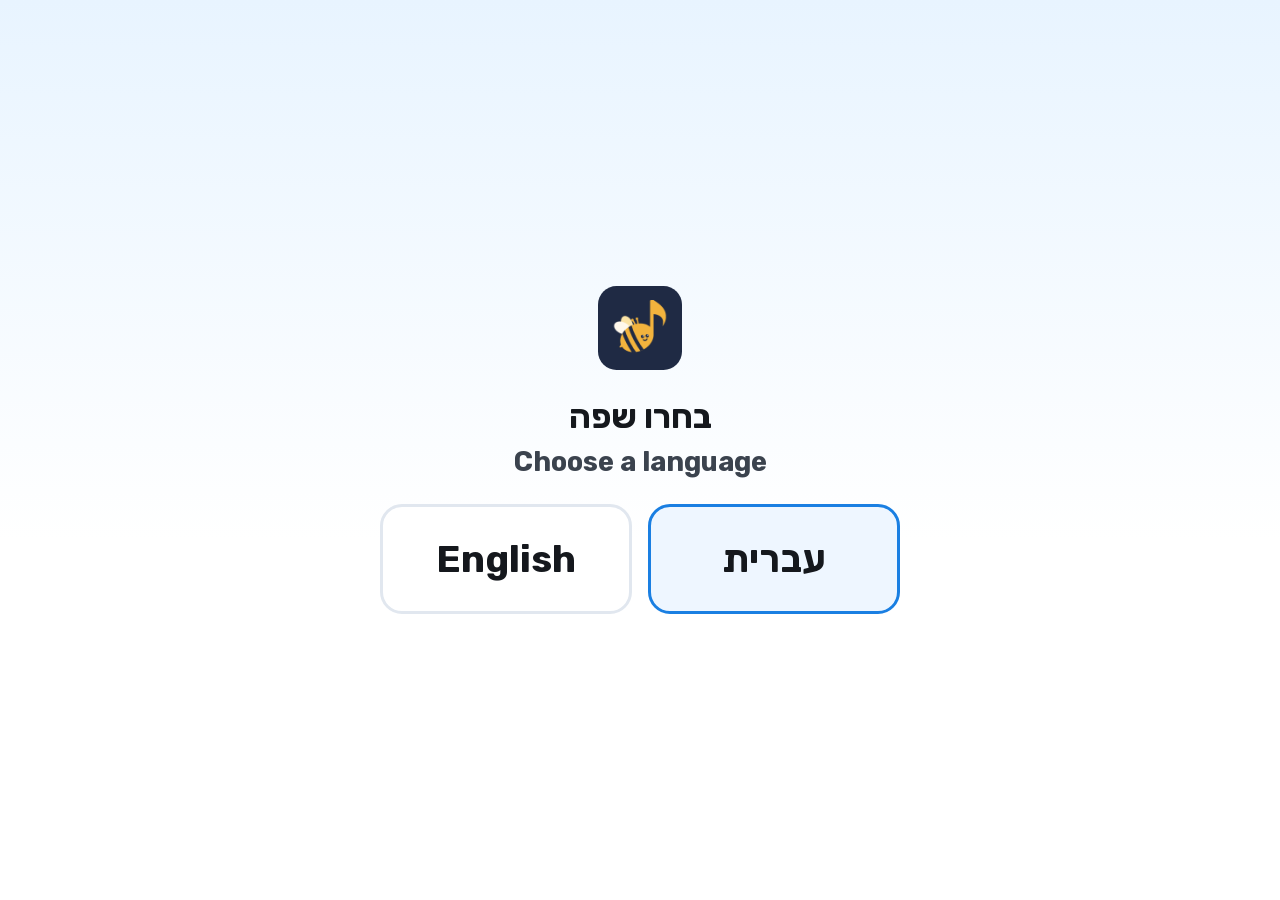
<file: buzz-along.html>
<!doctype html>
<html lang="he" dir="rtl">
<head>
<meta charset="utf-8">
<meta name="viewport" content="width=device-width, initial-scale=1">
<title>Buzzing · Tonebee</title>
<meta name="theme-color" content="#bfe4ff">
<meta name="apple-mobile-web-app-capable" content="yes">
<meta name="mobile-web-app-capable" content="yes">
<meta name="apple-mobile-web-app-title" content="Tonebee">
<link rel="manifest" href="manifest.json">
<link rel="icon" href="icons/favicon-32.png" sizes="32x32"><link rel="icon" href="icons/icon-192.png" sizes="192x192">
<link rel="apple-touch-icon" href="icons/apple-touch-icon.png">
<link rel="stylesheet" href="fonts/fonts.css">
<script>
  // Moving house: the old address (GitHub Pages) hands this device's settings to tonebee.app and sends the page there.
  (function () {
    var keep = /^(brass-|right-note-|ninja-|horn-ladder|breath$|buzz$|songs$|sound-game$)/;
    try {
      if (/github\.io$/.test(location.hostname) && navigator.onLine !== false) {   // offline, the old copy keeps working
        var d = {};
        for (var i = 0; i < localStorage.length; i++) { var k = localStorage.key(i); if (keep.test(k)) d[k] = localStorage.getItem(k); }
        var page = location.pathname.split("/").pop() || "index.html";
        location.replace("https://tonebee.app/" + page + location.search + "#move=" + encodeURIComponent(JSON.stringify(d)));
        return;
      }
      var m = location.hash.match(/^#move=(.*)$/);
      if (m) {
        var s = JSON.parse(decodeURIComponent(m[1]));
        // Only what this device doesn't have yet: an old home-screen icon opens with #move every time.
        for (var key in s) if (keep.test(key) && typeof s[key] === "string" && localStorage.getItem(key) === null) localStorage.setItem(key, s[key]);
        history.replaceState(null, "", location.pathname + location.search);
      }
      // A link straight to a game on a new device: language and instrument first (home), then back to the game.
      var here = location.pathname.split("/").pop();
      if (/^(balloon-breath|buzz-along|sound-game|right-note|horn-ladder|ninja|songs|note-names)\.html$/.test(here)
        && !localStorage.getItem("brass-inst") && !/[?&]test=/.test(location.search))
        location.replace("index.html?next=" + encodeURIComponent(here + location.search));
    } catch (_) {}
  })();
  // English pages lay out left to right from the first paint (the language block fills in the words).
  try { if (/[?&]lang=en/.test(location.search) || (!/[?&]lang=he/.test(location.search) && localStorage.getItem("brass-lang") === "en")) { document.documentElement.lang = "en"; document.documentElement.dir = "ltr"; } } catch (_) {}
</script>
<!-- instruments: edit in index.html only, then `node tests/sync-instruments.mjs` copies it to every page -->
<script>
/* ---------- Instruments: the one list every page reads ----------
   One entry per instrument, in the order of the setup screen. Notes are WRITTEN midi, what the child reads
   (60 = C4, 62 = D4, 64 = E4, 65 = F4, 67 = G4, 69 = A4, 71 = B4, 72 = C5); sounds play at CONCERT pitch
   (written = concert + toWritten).
   ready    false = on the setup screen as "coming soon"
   clef     "treble" | "bass"
   key      the written key of the songs ("C", "G", "Bb"…, see KEY_SIG): its key signature, and do (step 1 of every
            song) = the lowest note in `notes` with the key's name. Black keys are flats, except the key's own sharps.
   hz       [low, high] concert Hz the note games listen between: about 0.8 × the lowest note and 2 × the highest,
            so an overblown octave shows as a wrong note, not as the right one.
   notes    the notes the teacher can tick (Right Note's picker, shared with Note Ninja, Songs and the Ladder);
            keep them on or near the staff (treble: A3 to G5), where every game screen has room
   def      ticked on a new device
   open     notes with no valves (brass), marked "no fingers" in the picker
   samples  recordings in sounds/<id>/, named by CONCERT pitch with flats: cents off equal temperament (playback
            corrects it). A note more than 3 semitones from every recording plays a plain tone.
   games    the home tiles it shows; a link to any other game goes home
   Names are in index.html TEXT, pictures in icons/inst/<id>.png. Buzzing and the Ladder's open notes keep their
   brass-only numbers in their own pages. */
const INSTRUMENT_DATA = {
  trumpet: {
    ready: true, clef: "treble", toWritten: 2, key: "C", hz: [180, 1000],
    notes: [60, 62, 64, 65, 67, 69, 71, 72], def: [60, 62, 64, 65, 67], open: [60, 67, 72],
    samples: { Bb3: -10, C4: 16, D4: 13, Eb4: 3, F4: -3, G4: 11, A4: 7, Bb4: 8 },
    games: "ramzor breath buzz long right ladder ninja songs names clap"
  },
  trombone: {
    ready: true, clef: "bass", toWritten: 0, key: "Bb", hz: [80, 500],
    notes: [46, 48, 50, 51, 53, 55, 57, 58], def: [46, 48, 50, 51, 53], open: [46, 53, 58],
    samples: { Bb2: -5, C3: -7, D3: -16, Eb3: -24, F3: 2, G3: 1, A3: 1, Bb3: 10 },
    games: "ramzor breath buzz long right ladder ninja songs names clap"
  },
  horn: {
    ready: true, clef: "treble", toWritten: 7, key: "C", hz: [130, 800],
    notes: [60, 62, 64, 65, 67, 69, 71, 72, 76], def: [60, 62, 64, 65, 67], open: [60, 67, 72, 76],
    samples: { F2: -34, C3: 5, F3: 13, G3: 4, A3: -14, Bb3: 10, C4: -7, D4: 9, E4: 8, Eb4: 11, F4: 14, G4: 18, A4: 7, C5: 2 },
    games: "ramzor breath buzz long right ladder ninja songs names clap"
  },
  sax: {      // alto sax in E♭: written G = concert B♭, the band's first key
    ready: true, clef: "treble", toWritten: 9, key: "G", hz: [110, 900],
    notes: [62, 64, 65, 66, 67, 69, 71, 72, 74, 76, 77, 78, 79], def: [67, 69, 71, 72, 74], open: [],   // F♮ too: written C is the band's 2nd key
    samples: { F3: -11, G3: 0, A3: -2, Bb3: 1, C4: -3, D4: 0, Eb4: -9, F4: 14, G4: 19, A4: 10, Bb4: 15 },
    games: "ramzor breath long right ladder ninja songs names clap"
  },
  flute: {
    ready: true, clef: "treble", toWritten: 0, key: "Bb", hz: [200, 2400],
    notes: [65, 67, 69, 70, 72, 74, 75, 77, 79], def: [70, 72, 74, 75, 77], open: [],
    samples: { F4: 8, G4: 11, A4: 13, Bb4: 19, C5: 17, D5: 13, Eb5: 8, F5: 10, G5: 24, A5: 16, Bb5: 21 },
    games: "ramzor breath long right ladder ninja songs names clap"
  },
  clarinet: { // B♭ clarinet: written C = concert B♭
    ready: true, clef: "treble", toWritten: 2, key: "C", hz: [110, 1100],
    notes: [57, 59, 60, 62, 64, 65, 67, 69, 70, 71, 72], def: [60, 62, 64, 65, 67], open: [],   // low A B, throat B♭; B and C5 over the break
    samples: { Bb3: -5, C4: -3, D4: -10, Eb4: -4, F4: -2, G4: 0, A4: 1, Bb4: 1 },
    games: "ramzor breath long right ladder ninja songs names clap"
  },
  recorder: { // soprano recorder: sounds an octave above the written note; B A G first
    ready: true, clef: "treble", toWritten: -12, key: "G", hz: [400, 2400],
    notes: [62, 64, 65, 66, 67, 69, 71, 72, 74, 76], def: [67, 69, 71], open: [],   // F♮ and F♯; after B A G come C' and D'
    samples: { C5: 4, D5: 4, E5: 8, Gb5: -3, Ab5: 1, Bb5: 1, C6: 0, D6: 2, E6: 0 },
    games: "ramzor breath long right ladder ninja songs names clap"
  }
};
// Sharps (+) or flats (−) of each key.
const KEY_SIG = { C: 0, G: 1, D: 2, A: 3, F: -1, Bb: -2, Eb: -3 };
// Black keys this instrument reads as sharps (its key's own: F♯ in G); every other one is a flat.
const sharpsOf = id => [6, 1, 8, 3, 10].slice(0, Math.max(0, KEY_SIG[INSTRUMENT_DATA[id].key]));
// Do: the lowest note in `notes` with the key's name.
const doOf = id => { const I = INSTRUMENT_DATA[id], pc = ({ C: 0, D: 2, E: 4, F: 5, G: 7, A: 9, B: 11 }[I.key[0]] + (I.key[1] === "b" ? 11 : 0)) % 12; return I.notes.find(n => n % 12 === pc); };
// Every game's file and its id (the home tiles; the ids in `games`).
const GAME_OF = { "ramzor.html": "ramzor", "balloon-breath.html": "breath", "buzz-along.html": "buzz", "sound-game.html": "long",
  "right-note.html": "right", "horn-ladder.html": "ladder", "ninja.html": "ninja", "songs.html": "songs", "note-names.html": "names", "clap-along.html": "clap" };
const playsGame = (id, game) => !!INSTRUMENT_DATA[id] && INSTRUMENT_DATA[id].games.split(" ").includes(game);
// A link to a game this device's instrument doesn't play (from another class) goes home.
(function () {
  try {
    var game = GAME_OF[location.pathname.split("/").pop()], id = localStorage.getItem("brass-inst");
    if (game && INSTRUMENT_DATA[id] && !playsGame(id, game) && !/[?&]test=/.test(location.search)) location.replace("index.html");
  } catch (_) {}
})();
</script>
<!-- /instruments -->
<style>
  :root {
    --ink: #15181d;
    --muted: #56616f;
    --line: rgba(21, 24, 29, .14);
    --panel: rgba(255, 255, 255, .92);
    --go: #1b8f58;
    --accent: #1a7fe2;
    --display: "Rubik", "Lexend", "Arial Hebrew", "Segoe UI", system-ui, sans-serif;
    color-scheme: light;
    font-synthesis: none;
  }
  * { box-sizing: border-box; }
  html, body { height: 100%; }
  body { margin: 0; font-family: var(--display); color: var(--ink); background: linear-gradient(180deg, #bfe4ff 0%, #e8f4ff 55%, #fff4e3 100%) fixed; overflow: hidden; }
  button { font: inherit; color: inherit; }
  :focus-visible { outline: none; box-shadow: 0 0 0 3px #fff, 0 0 0 6px var(--accent); border-radius: 12px; }

  .app { position: relative; height: 100%; display: grid; grid-template-rows: auto 1fr auto; }
  .console { display: flex; flex-wrap: wrap; align-items: center; gap: 8px 14px; padding: 8px clamp(12px, 3vw, 28px); background: var(--panel); border-bottom: 1px solid var(--line); color: var(--muted); font-size: 14px; }
  .console a { color: var(--muted); text-decoration: none; }
  .spacer { margin-inline-start: auto; }
  .seg { display: inline-flex; background: #eef2f7; border-radius: 999px; padding: 3px; gap: 2px; }
  .seg[hidden] { display: none; }
  .seg-btn { border: 0; background: transparent; min-height: 44px; padding: 0 14px; border-radius: 999px; cursor: pointer; color: var(--muted); font-weight: 700; font-size: 17px; font-variant-numeric: tabular-nums; }
  .seg-btn[aria-pressed="true"] { background: #fff; color: var(--ink); box-shadow: 0 1px 3px rgba(21, 24, 29, .18); }
  .icon-btn { background: #fff; border: 1px solid var(--line); border-radius: 10px; min-height: 44px; min-width: 44px; padding: 0 12px; cursor: pointer; font-size: 18px; }
  .mic { cursor: pointer; }
  .mic-dot { width: 12px; height: 12px; border-radius: 50%; background: #c3ccd8; display: inline-block; vertical-align: -1px; }
  .mic-dot.on { background: var(--go); }

  .stage { position: relative; min-height: 0; overflow: hidden; }
  .scene { width: 100%; height: 100%; display: block; direction: ltr; }

  .overlay { position: absolute; inset: 0; display: grid; place-items: center; background: rgba(255, 255, 255, .82); text-align: center; padding: 4vh 6vw; cursor: pointer; }
  .overlay[hidden] { display: none; }
  .overlay p { margin: 0 0 2vh; font-size: clamp(18px, 3.2vh, 30px); font-weight: 500; max-width: 24ch; line-height: 1.5; }
  .big-btn { background: var(--accent); color: #fff; border: 0; border-radius: 999px; font-weight: 700; font-size: clamp(22px, 4vh, 40px); padding: .6em 1.6em; cursor: pointer; min-height: 56px; }
  /* After a success: one obvious way on. */
  .next-btn { position: absolute; bottom: 5vh; left: 50%; transform: translateX(-50%); box-shadow: 0 4px 16px rgba(21, 24, 29, .25); }
  .next-btn[hidden] { display: none; }

  .diag { position: absolute; inset-inline-end: 10px; bottom: 10px;  background: rgba(13, 17, 23, .82); color: #d7e4f5; font-size: 13px; line-height: 1.6; padding: 8px 12px; border-radius: 10px; font-variant-numeric: tabular-nums; white-space: pre; }
  .diag[hidden] { display: none; }

  .transport { display: flex; flex-wrap: wrap; align-items: center; gap: 10px 16px; padding: 8px clamp(12px, 3vw, 28px) 12px; background: var(--panel); border-top: 1px solid var(--line); color: var(--muted); font-size: 14px; }
  .count { font-weight: 800; font-size: 20px; color: var(--ink); font-variant-numeric: tabular-nums; }
  .tip { font-size: clamp(15px, 2.2vh, 20px); color: var(--ink); }
  kbd { font-size: 12px; border: 1px solid var(--line); border-bottom-width: 2px; border-radius: 5px; padding: 1px 6px; }
  /* Pause: everything freezes behind one big symbol. */
  .pause { position: absolute; inset: 0; display: grid; place-items: center; background: rgba(255, 255, 255, .78); cursor: pointer; z-index: 5; }
  .pause[hidden] { display: none; }
  .pause-box { text-align: center; }
  .pause-icon { font-size: clamp(80px, 22vh, 220px); line-height: 1; color: #1a7fe2; }
  .resume-btn { margin-top: 2vh; background: #1a7fe2; color: #fff; border: 0; border-radius: 999px; font: inherit; font-weight: 700; font-size: clamp(22px, 4vh, 40px); padding: .5em 1.4em; cursor: pointer; min-height: 56px; }
  /* Touch screens have no keyboard: no key hints. */
  @media (hover: none) and (pointer: coarse) { .keys { display: none; } }
  /* Shortcuts live in the pause box (Esc), not on the game screen. */
  .transport .keys { display: none; }
  .pause-keys { margin: 22px auto 0; max-width: 40em; font-size: 15px; color: #66707d; line-height: 2.1; }
  @media (hover: none) and (pointer: coarse) { .pause-keys { display: none; } }
  #overlayText:empty { display: none; }
  .mic-help { margin: 0 auto 2vh; max-width: 30ch; text-align: start; font-size: clamp(16px, 2.6vh, 24px); line-height: 1.45; }
  .mic-help[hidden], .mic-ask[hidden] { display: none; }
  .mic-help ol { margin: .3em 0; padding-inline-start: 1.3em; }
  .mic-help li { margin: .25em 0; }
  .overlay .mic-help p { margin: 0; max-width: none; font-size: 1em; line-height: 1.45; }
  .overlay .mic-help .mic-how { font-weight: 700; }
  .mic-help .mic-settings { display: block; margin: .5em 0 0; padding: .35em 1em; font: inherit; font-weight: 700; color: inherit;
    background: none; border: 2px solid currentColor; border-radius: 999px; cursor: pointer; }
  .mic-help .mic-settings[hidden] { display: none; }
  .overlay .mic-help .mic-parent { margin-top: .7em; font-size: .85em; opacity: .75; }
  .overlay p.mic-ask { margin: 1.5vh auto 0; font-size: clamp(14px, 2.2vh, 20px); opacity: .8; }
  /* Phone upright: the picture is drawn wide, so suggest turning the phone. */
  .turn { display: none; }
  @media (orientation: portrait) and (max-width: 600px) { .overlay .turn { display: block; margin: 22px 0 0; font-size: 16px; font-weight: 500; opacity: .75; } }
  /* Phones: one compact top bar; the way home is the app's icon. */
  .home-icon { display: none; }
  @media (max-width: 600px) {
    /* Upright phone: the way home and the icons on the first line, the choices (levels, modes) centred on a line of
       their own below, instead of wrapping wherever they happen to run out of room (two and three ragged rows). */
    .console:has(> .seg)::after { content: ""; order: 1; flex-basis: 100%; height: 0; }
    .console > .seg { order: 2; }
    .console > .seg:first-of-type { margin-inline-start: auto; }
    .console > .seg:last-of-type { margin-inline-end: auto; }
    .console { gap: 6px 8px; padding: 6px 10px; }
    .home { display: inline-flex; align-items: center; gap: 4px; min-height: 40px; font-size: 20px; }
    .home-word { display: none; }
    .home-icon { display: block; width: 30px; height: 30px; border-radius: 22%; }
    .icon-btn { min-width: 40px; min-height: 40px; padding: 0 8px; }
    .seg-btn { padding: 0 10px; }
  }
  @media (max-width: 400px) { #fullscreen { display: none; } }   /* the smallest phones: no room, and iPhones can't anyway */
  @media (max-width: 400px), (max-height: 500px) { .console { column-gap: 8px; padding-inline: 8px; } .seg-btn { font-size: 15px; padding: 0 8px; } }   /* English choices are wider */

  /* The cover: how to play without words (first visit, or "?"), then one button. */
  .cover { display: grid; justify-items: center; gap: 2.4vh; }
  .cover-btns { display: flex; align-items: center; gap: 14px; }
  .help-btn { width: 56px; height: 56px; border-radius: 50%; border: 2px solid var(--line, #e1e7ef); background: #fff; font: inherit; font-size: 26px; font-weight: 700; color: var(--muted, #66707d); cursor: pointer; }
  .help-btn:hover { border-color: var(--accent, #1a7fe2); color: var(--accent, #1a7fe2); }
  .demo { width: min(560px, 76vw); height: auto; max-height: 52vh; border-radius: 22px; box-shadow: 0 12px 34px rgba(31, 42, 68, .16); }
  .demo[hidden] { display: none; }
  .demo { direction: ltr; }   /* laid out like the game itself, which never mirrors with the language */
  .d-waves path { animation: dPulse .5s infinite alternate; }
  .d-w2 { animation-delay: .17s !important; } .d-w3 { animation-delay: .34s !important; }
  @keyframes dPulse { from { opacity: .25; } to { opacity: 1; } }
  @media (prefers-reduced-motion: reduce) { .demo * { animation: none !important; } }

  .d-bee { transform: translate(300px, 150px); animation: dBee 5s infinite; }
  .d-waves { animation: dBuzz 5s infinite; }
  .d-bloom { transform-box: fill-box; transform-origin: center; animation: dBloom 5s infinite; }
  .d-player > g:first-child { animation: dShake .12s infinite alternate; }
  @keyframes dBee { 0%, 8% { transform: translate(190px, 200px); } 24% { transform: translate(240px, 150px); } 38% { transform: translate(295px, 178px); } 54% { transform: translate(350px, 136px); } 70%, 92% { transform: translate(398px, 160px); } 100% { transform: translate(190px, 200px); } }
  @keyframes dBuzz { 0%, 6% { opacity: 0; } 9%, 68% { opacity: 1; } 72%, 100% { opacity: 0; } }
  @keyframes dBloom { 0%, 68% { transform: scale(.45); } 76%, 92% { transform: scale(1.15); } 100% { transform: scale(.45); } }
  @keyframes dShake { from { transform: translate(86px, 200px) rotate(-12deg); } to { transform: translate(86px, 201.5px) rotate(-11deg); } }

  /* Upright phone: a wordless hint to turn sideways (a phone that tips over and back), no sentence. */
  .turn.turn-hint { width: 46px; max-width: none; height: 46px; margin-inline: auto; padding: 0; border: 0; border-radius: 0; background: center / contain no-repeat url("data:image/svg+xml,%3Csvg xmlns='http://www.w3.org/2000/svg' viewBox='0 0 48 48'%3E%3Crect x='15' y='6' width='18' height='36' rx='4' fill='none' stroke='%231f2a44' stroke-width='3'/%3E%3Ccircle cx='24' cy='37' r='1.8' fill='%231f2a44'/%3E%3C/svg%3E"); font-size: 0; color: transparent; opacity: .65; animation: tipPhone 2.6s ease-in-out infinite; }
  @keyframes tipPhone { 0%, 25% { transform: rotate(0); } 50%, 75% { transform: rotate(-90deg); } 100% { transform: rotate(0); } }
  @media (prefers-reduced-motion: reduce) { .turn.turn-hint { animation: none; transform: rotate(-90deg); } }

  /* Brand (2026-10-26): the main action buttons are honey with navy text and a pressable bottom edge, like the logo's bee;
     blue stays only where it means something in the game (the note you play, the hold ring). Selected options stay neutral. */
  .big-btn, .resume-btn, .cover-play, .play-btn:not(.stop), .empty button, .btn.primary {
    background: #f2b33d !important; color: #1f2a44 !important; box-shadow: 0 4px 0 #c98f22; }
  .big-btn:hover, .resume-btn:hover, .cover-play:hover, .play-btn:not(.stop):hover, .empty button:hover, .btn.primary:hover {
    background: #f6c055 !important; filter: none; }
  .big-btn:active, .resume-btn:active, .cover-play:active, .play-btn:not(.stop):active, .empty button:active, .btn.primary:active {
    transform: translateY(3px); box-shadow: 0 1px 0 #c98f22; }
  .pause-icon { color: #1f2a44; }
  .lvl[aria-pressed="true"] { background: #1f2a44 !important; border-color: #1f2a44 !important; color: #fff8ec !important; }
</style>
<script>
  // Analytics (PostHog): anonymous counts only: which pages open, from whose teacher link, "tell me when" taps, script errors.
  // No cookies, names, recordings, autocapture or heatmaps. Off on localhost (?ph=1 turns it on) and in ?test= mode;
  // offline it quietly does nothing. Teacher link: tonebee.app/?t=<name> remembers <name> on this device as `ref`.
  // ?me=1 once on the founder's own devices marks their visits internal (PostHog's test-account filter hides them).
  // tbTrack(event, props) is safe to call from any page, with or without analytics.
  window.tbTrack = function (event, props, opts) { try { if (window.posthog && posthog.capture) posthog.capture(event, props, opts); } catch (_) {} };
  (function () {
    try {
      var q = new URLSearchParams(location.search), ls = window.localStorage;
      if (q.get("t")) ls.setItem("brass-ref", q.get("t").slice(0, 40).toLowerCase());
      if (q.get("me") === "1") ls.setItem("brass-me", "1");
      if (q.has("test") || (/^(localhost|127\.0\.0\.1|\[::1\])$/.test(location.hostname) && q.get("ph") !== "1")) return;
      !function(t,e){var o,n,p,r;e.__SV||(window.posthog=e,e._i=[],e.init=function(i,s,a){function g(t,e){var o=e.split(".");2==o.length&&(t=t[o[0]],e=o[1]),t[e]=function(){t.push([e].concat(Array.prototype.slice.call(arguments,0)))}}(p=t.createElement("script")).type="text/javascript",p.crossOrigin="anonymous",p.async=!0,p.src=s.api_host.replace(".i.posthog.com","-assets.i.posthog.com")+"/static/array.js",(r=t.getElementsByTagName("script")[0]).parentNode.insertBefore(p,r);var u=e;for(void 0!==a?u=e[a]=[]:a="posthog",u.people=u.people||[],Object.defineProperty(u,"toString",{configurable:!0,enumerable:!0,writable:!0,value:function(t){var e="posthog";return"posthog"!==a&&(e+="."+a),t||(e+=" (stub)"),e}}),Object.defineProperty(u.people,"toString",{configurable:!0,enumerable:!0,writable:!0,value:function(){return u.toString(1)+".people (stub)"}}),o="init capture register register_once register_for_session unregister unregister_for_session getFeatureFlag getFeatureFlagResult isFeatureEnabled reloadFeatureFlags updateEarlyAccessFeatureEnrollment getEarlyAccessFeatures on onFeatureFlags onSessionId getSurveys getActiveMatchingSurveys renderSurvey canRenderSurvey getNextSurveyStep identify setPersonProperties group resetGroups setPersonPropertiesForFlags resetPersonPropertiesForFlags setGroupPropertiesForFlags resetGroupPropertiesForFlags reset get_distinct_id getGroups get_session_id get_session_replay_url alias set_config startSessionRecording stopSessionRecording sessionRecordingStarted captureException loadToolbar get_property getSessionProperty createPersonProfile opt_in_capturing opt_out_capturing has_opted_in_capturing has_opted_out_capturing clear_opt_in_out_capturing debug".split(" "),n=0;n<o.length;n++)g(u,o[n]);e._i.push([i,s,a])},e.__SV=1)}(document,window.posthog||[]);
      posthog.init("phc_qT52WGA8rWLi0ZPFQHfUqE2KaO0gYCXDEml6THivdXr", {
        api_host: "https://us.i.posthog.com", defaults: "2026-08-30",
        persistence: "localStorage", person_profiles: "identified_only", advanced_disable_flags: true,
        autocapture: false, capture_pageview: false, capture_pageleave: false, capture_dead_clicks: false, rageclick: false,
        capture_heatmaps: false, capture_performance: false, disable_session_recording: true, disable_surveys: true,
        mask_all_text: true, capture_exceptions: true
      });
      var page = location.pathname.split("/").pop() || "index.html";
      posthog.register({
        app: "tonebee", page: page.replace(/\.html$/, ""), ref: ls.getItem("brass-ref") || "none",
        inst: ls.getItem("brass-inst") || "none", lang: ls.getItem("brass-lang") || "none",
        installed: !!(matchMedia("(display-mode: standalone)").matches || navigator.standalone)
      });
      if (ls.getItem("brass-me")) posthog.register({ is_internal: true });
      posthog.capture("$pageview");
    } catch (_) {}
  })();
</script>
</head>
<body>
<div class="app">
  <header class="console">
    <a class="home" href="index.html" aria-label="Tonebee" data-t-aria="brand">‹<img class="home-icon" src="icons/icon-192.png" alt=""><span class="home-word"> <span data-t="brand">Tonebee</span></span></a>
    <div class="seg" role="group" data-t-aria="step">
      <button id="st1" class="seg-btn" aria-pressed="true" data-t-title="st1">1 🐝</button>
      <button id="st2" class="seg-btn" aria-pressed="false" data-t-title="st2">2 🌸</button>
      <button id="st3" class="seg-btn" aria-pressed="false" data-t-title="st3">3 🍯</button>
      <button id="st4" class="seg-btn" aria-pressed="false" data-t-title="st4">4 〰️</button>
    </div>
    <div class="seg" role="group" data-t-aria="howLong" id="holdSeg" hidden>
      <button id="hold4" class="seg-btn" aria-pressed="true">4″</button>
      <button id="hold8" class="seg-btn" aria-pressed="false">8″</button>
    </div>
    <div class="seg" role="group" data-t-aria="siren" id="sirenSeg" hidden>
      <button id="sir2" class="seg-btn" aria-pressed="true" data-t-title="sir2">〰 2</button>
      <button id="sir4" class="seg-btn" aria-pressed="false" data-t-title="sir4">〰 3</button>
      <button id="sir7" class="seg-btn" aria-pressed="false" data-t-title="sir7">〰 5</button>
      <button id="sirFree" class="seg-btn" aria-pressed="false" data-t-title="free">✏️</button>
    </div>
    <span class="spacer"></span>
    <span class="mic" id="micBox"><span class="mic-dot" id="micDot"></span> <span id="micText" data-t="mic"></span></span>
    <button id="tone" class="icon-btn" data-t-title="hear">🔊</button>
    <button id="pauseBtn" class="icon-btn" data-t-title="pause">⏸</button>
    <button id="fullscreen" class="icon-btn" data-t-title="fullscreen">⛶</button>
  </header>

  <main class="stage" id="stage">
    <svg class="scene" id="scene" viewBox="0 0 1600 640" preserveAspectRatio="xMidYMid meet" role="img" data-t-aria="scene"></svg>
    <div class="overlay" id="overlay">
      <div class="cover">
        <svg class="demo" id="demo" viewBox="0 0 480 300" aria-hidden="true" hidden>
          <defs><clipPath id="dClip"><rect width="480" height="300" rx="22"/></clipPath></defs>
          <g clip-path="url(#dClip)">
            <rect width="480" height="300" fill="#eaf6ff"/>
            <rect y="252" width="480" height="48" fill="#8fd16a"/><rect y="252" width="480" height="8" fill="#7cc35a"/>
            <g transform="translate(410 252)"><line x1="0" y1="0" x2="0" y2="-62" stroke="#2f9e66" stroke-width="5"/>
              <g transform="translate(0 -70)"><g class="d-bloom" fill="#ff8fb1"><ellipse cy="-16" rx="9" ry="15"/><ellipse cy="16" rx="9" ry="15"/><ellipse cx="-16" rx="15" ry="9"/><ellipse cx="16" rx="15" ry="9"/></g><circle r="9" fill="#f2a900"/></g></g>
            <!-- just the mouthpiece: buzzing is without the instrument -->
            <g class="d-player"><g transform="translate(86 200) rotate(-12)">
              <path d="M -46 -30 C -20 -26 -6 -12 6 -8 L 66 -5 L 66 5 L 6 8 C -6 12 -20 26 -46 30 Z" fill="#e9b949"/>
              <ellipse cx="-46" cy="0" rx="9" ry="30" fill="#c99628"/><ellipse cx="-46" cy="0" rx="5" ry="21" fill="#7a5a14"/>
              <rect x="56" y="-7" width="14" height="14" rx="3" fill="#c99628"/></g>
              <g class="d-waves" fill="none" stroke="#1f2a44" stroke-width="4" stroke-linecap="round" stroke-linejoin="round">
                <path class="d-w1" d="M 30 150 l 8 -8 l 8 8 l 8 -8 l 8 8"/><path class="d-w2" d="M 26 252 l 8 -8 l 8 8 l 8 -8 l 8 8"/><path class="d-w3" d="M 160 168 l 8 -8 l 8 8 l 8 -8 l 8 8"/></g></g>
            <g class="d-bee"><g transform="scale(.42)"><ellipse cx="-8" cy="-40" rx="26" ry="40" fill="#fff3dc" opacity=".8"/>
              <image href="icons/sprites/bee.webp" x="-82" y="-84" width="160" height="131"/>
              <ellipse cx="8" cy="-44" rx="26" ry="42" fill="#fff8ec" opacity=".85"/></g></g>
          </g>
        </svg>
        <p id="overlayText" data-t="startPrompt"></p>
        <div class="mic-help" id="micHelp" hidden><p class="mic-how" data-t="micHow"></p><ol id="micSteps"></ol><button class="mic-settings" id="micSettings" data-t="openSettings" hidden></button><p class="mic-parent" data-t="helpParent"></p></div>
        <div class="cover-btns">
          <button class="big-btn" id="startBtn" data-t="start"></button>
          <button class="help-btn" id="helpBtn" data-t-title="howTo" data-t-aria="howTo">?</button>
        </div>
        <p class="mic-ask" id="micAsk" data-t="micAsk" hidden></p>
        <p class="turn turn-hint" role="img" data-t-aria="turn"></p>
      </div>
    </div>
    <button class="big-btn next-btn" id="nextBtn" hidden></button>
    <div class="pause" id="pauseBox" hidden><div class="pause-box"><div class="pause-icon">⏸</div><button class="resume-btn" id="resumeBtn" data-t="resume"></button><p class="pause-keys" data-t-html="keys"></p></div></div>
    <div class="diag" id="diag" hidden></div>
  </main>

  <footer class="transport">
    <span class="count" id="counter">0</span>
    <span class="tip" id="tip"></span>
    <span class="spacer"></span>
    <span class="keys" data-t-html="keys"></span>
  </footer>
</div>
<script>
"use strict";

/* ---------- Language ----------
   Hebrew or English, chosen on the home screen (`brass-lang`; ?lang=en|he for a link). Never mixed: every
   word on screen comes from TEXT (elements carry data-t / data-t-html / data-t-title / data-t-aria), and
   English names notes by letter (C D E, B♭). COMMON holds what every page says (microphone, pause, buttons). */
const LANG = (() => {
  try {
    const q = new URLSearchParams(location.search).get("lang");
    if (q === "en" || q === "he") return q;
    return localStorage.getItem("brass-lang") === "en" ? "en" : "he";
  } catch (_) { return "he"; }
})();
const COMMON = {
  he: {
    listening: "מקשיבים", noMicSound: "אין קול מהמיקרופון", muted: "מושתק", tapScreen: "לגעת במסך", noMic: "ללא מיקרופון",
    mic: "מיקרופון", test: "בדיקה", start: "▶ מנגנים", tryAgain: "מנסים שוב", startPrompt: "",
    keepListening: "עצרנו לרגע", onlyOnline: "המיקרופון עובד רק באתר tonebee.app",
    micNotFound: "לא נמצא מיקרופון", micBusy: "המיקרופון תפוס באפליקציה אחרת",
    micFailed: "לא הצלחנו לפתוח את המיקרופון", micGone: "המיקרופון נותק",
    micBlocked: "המיקרופון חסום", micAsk: "מאשרים מיקרופון ומתחילים", micHow: "איך פותחים:",
    helpAndroid: ["לוחצים על הסמל שליד הכתובת", "הרשאות ← מיקרופון ← מפעילים"],
    helpAndroidApp: ["פותחים את tonebee.app ב־Chrome", "לוחצים על הסמל שליד הכתובת", "הרשאות ← מיקרופון ← מפעילים", "חוזרים לטונבי"],
    helpAndroidSystem: ["הגדרות הטלפון ← אפליקציות ← Chrome", "הרשאות ← מיקרופון ← מאפשרים"],
    helpQuick: ["מושכים את המסך מלמעלה למטה", "גישה למיקרופון ← מפעילים"],
    helpInApp: ["⋯ למעלה ← פתיחה בדפדפן", "בדפדפן לוחצים שוב ▶"],
    helpSamsung: ["☰ ← הגדרות ← אתרים והורדות", "הרשאות אתרים ← מיקרופון ← tonebee.app ← מאפשרים"],
    helpIos: ["הגדרות ← יישומים ← Safari", "מיקרופון ← אפשר", "סוגרים את Safari ופותחים מחדש"],
    helpIosApp: ["הגדרות ← יישומים ← Safari", "מיקרופון ← אפשר", "סוגרים את טונבי ופותחים מחדש"],
    helpDesktop: ["לוחצים על הסמל שליד הכתובת", "מיקרופון ← מאפשרים"],
    helpNativeIos: ["לוחצים על ״פתיחת הגדרות״", "מיקרופון ← מפעילים", "חוזרים לטונבי"],
    helpNativeAndroid: ["לוחצים על ״פתיחת הגדרות״", "הרשאות ← מיקרופון ← מאפשרים", "חוזרים לטונבי"],
    openSettings: "פתיחת הגדרות",
    helpParent: "לא נפתח? מבקשים מהורה לאשר (Family Link / זמן מסך)",
    pause: "השהיה (Esc)", resume: "▶ ממשיכים", stop: "■ עצירה", fullscreen: "מסך מלא (F)", home: "‹ טונבי", brand: "טונבי",
    trumpet: "חצוצרה", trombone: "טרומבון", horn: "קרן", instrument: "כלי",
    diagTitle: "בדיקת מיקרופון (D)", diagAudio: "אודיו", diagMic: "מיקרופון", diagLevel: "רמה", diagVolume: "עוצמה",
    diagPitch: "צליל", diagCents: "דיוק", diagFloor: "רצפה", moving: "זז", still: "עומד", sound: "צליל", quiet: "שקט", turn: "מסובבים את הטלפון לרוחב"
  },
  en: {
    listening: "Listening", noMicSound: "No sound from the mic", muted: "Muted", tapScreen: "Tap the screen", noMic: "No microphone",
    mic: "Microphone", test: "Test", start: "▶ Play", tryAgain: "Try again", startPrompt: "",
    keepListening: "Paused", onlyOnline: "The microphone only works on tonebee.app",
    micNotFound: "No microphone found", micBusy: "Another app is using the microphone",
    micFailed: "Couldn't open the microphone", micGone: "The microphone was disconnected",
    micBlocked: "Microphone is blocked", micAsk: "Tap Allow so we can hear you", micHow: "How to fix:",
    helpAndroid: ["Tap the icon next to the address", "Permissions → Microphone → On"],
    helpAndroidApp: ["Open tonebee.app in Chrome", "Tap the icon next to the address", "Permissions → Microphone → On", "Come back to Tonebee"],
    helpAndroidSystem: ["Phone Settings → Apps → Chrome", "Permissions → Microphone → Allow"],
    helpQuick: ["Swipe down from top of screen", "Microphone access → Turn on"],
    helpInApp: ["Tap ⋯ → Open in browser", "Tap ▶ again"],
    helpSamsung: ["☰ → Settings → Sites and downloads", "Site permissions → Microphone → tonebee.app → Allow"],
    helpIos: ["Settings → Apps → Safari", "Microphone → Allow", "Close Safari and reopen"],
    helpIosApp: ["Settings → Apps → Safari", "Microphone → Allow", "Close Tonebee and reopen"],
    helpDesktop: ["Click the icon next to the address", "Microphone → Allow"],
    helpNativeIos: ["Tap “Open Settings”", "Microphone → Turn on", "Come back to Tonebee"],
    helpNativeAndroid: ["Tap “Open Settings”", "Permissions → Microphone → Allow", "Come back to Tonebee"],
    openSettings: "Open Settings",
    helpParent: "Still blocked? Ask a parent to allow it (Family Link / Screen Time)",
    pause: "Pause (Esc)", resume: "▶ Continue", stop: "■ Stop", fullscreen: "Full screen (F)", home: "‹ Tonebee", brand: "Tonebee",
    trumpet: "Trumpet", trombone: "Trombone", horn: "Horn", instrument: "Instrument",
    diagTitle: "Microphone check (D)", diagAudio: "Audio", diagMic: "Mic", diagLevel: "Level", diagVolume: "Volume",
    diagPitch: "Pitch", diagCents: "Cents", diagFloor: "Floor", moving: "running", still: "stopped", sound: "sound", quiet: "quiet", turn: "Turn your phone sideways"
  }
};
const T = (key, ...args) => {
  const v = (TEXT[LANG] && TEXT[LANG][key]) ?? COMMON[LANG][key] ?? (TEXT.he && TEXT.he[key]) ?? COMMON.he[key] ?? key;
  return typeof v === "function" ? v(...args) : v;
};
function applyText() {
  const root = document.documentElement;
  root.lang = LANG;
  root.dir = LANG === "he" ? "rtl" : "ltr";
  document.querySelectorAll("[data-t]").forEach(n => { n.textContent = T(n.dataset.t); });
  document.querySelectorAll("[data-t-html]").forEach(n => { n.innerHTML = T(n.dataset.tHtml); });
  document.querySelectorAll("[data-t-title]").forEach(n => { n.title = T(n.dataset.tTitle); });
  document.querySelectorAll("[data-t-aria]").forEach(n => { n.setAttribute("aria-label", T(n.dataset.tAria)); });
  if (TEXT[LANG] && TEXT[LANG].pageTitle) document.title = T("pageTitle");
}
const TEXT = {
  he: {
    howTo: "איך משחקים", pageTitle: "זמזום · טונבי", step: "שלב", st1: "מזמזמים", st2: "אותו צליל", st3: "ארוך ויציב", st4: "סירנה",
    howLong: "כמה זמן", siren: "סירנה", sir2: "מסלול: טון", sir4: "מסלול: טרצה", sir7: "מסלול: קווינטה", free: "חופשי",
    hear: "לשמוע את הזמזום (T)", scene: "דבורה שעפה עם הזמזום",
    keys: "<kbd>T</kbd> לשמוע · <kbd>Space</kbd> הבא · <kbd>Esc</kbd> השהיה · <kbd>1</kbd>–<kbd>4</kbd> שלב · <kbd>R</kbd> כיול",
    tips: ["הפומית נוגעת בעדינות בשפתיים", "מתחילים עם הלשון, אוויר יציב", "שואפים בנחת לפני כל זמזום", "השפתיים נחות בין זמזום לזמזום"],
    nextRoute: "עוד מסלול ←", nextFlower: "פרח הבא ←", buzzing: "זמזום"
  },
  en: {
    howTo: "How to play", pageTitle: "Buzzing · Tonebee", step: "Step", st1: "Buzz", st2: "Match the note", st3: "Long and steady", st4: "Sirens",
    howLong: "How long", siren: "Siren", sir2: "Route: a second", sir4: "Route: a third", sir7: "Route: a fifth", free: "Free",
    hear: "Hear the buzz (T)", scene: "A bee flying on the buzz",
    keys: "<kbd>T</kbd> hear it · <kbd>Space</kbd> next · <kbd>Esc</kbd> pause · <kbd>1</kbd>–<kbd>4</kbd> step · <kbd>R</kbd> recalibrate",
    tips: ["The mouthpiece rests gently on the lips", "Start with the tongue, steady air", "A relaxed breath before every buzz", "Rest the lips between buzzes"],
    nextRoute: "Another route →", nextFlower: "Next flower →", buzzing: "buzzing"
  }
};
applyText();

/* ---------- iPad audio ----------
   Older iPads (Safari before 14.1) have no float sample reader: build it from the byte one.
   A suspended or interrupted iPad audio engine (lock screen, a call) wakes on any tap.
   Tapping the microphone status opens the microphone check (no keyboard needed). */
if (window.AnalyserNode && !AnalyserNode.prototype.getFloatTimeDomainData) {
  AnalyserNode.prototype.getFloatTimeDomainData = function (out) {
    const bytes = new Uint8Array(out.length);
    this.getByteTimeDomainData(bytes);
    for (let i = 0; i < out.length; i++) out[i] = (bytes[i] - 128) / 128;
  };
}
["touchend", "click"].forEach(type => document.addEventListener(type, () => {
  if (ctx && ctx.state !== "running" && ctx.state !== "closed") ctx.resume();
}, true));
document.getElementById("micText").parentElement.addEventListener("click", () => {
  const d = document.getElementById("diag");
  d.hidden = !d.hidden;
});
// iPad/iPhone: the raw microphone is too quiet for a horn at a normal distance (measured in class), so use
// the device's own voice processing and automatic volume. Elsewhere raw is louder than enough and purer.
// ?voice=1 / ?voice=0 forces either way. (iPadOS Safari calls itself a Mac; the touch points give it away.)
const IS_IOS = /iPad|iPhone|iPod/.test(navigator.userAgent) || (/Macintosh/.test(navigator.userAgent) && navigator.maxTouchPoints > 1);
const VOICE_PARAM = new URLSearchParams(location.search).get("voice");
const MIC_OPTIONS = (VOICE_PARAM === null ? IS_IOS : VOICE_PARAM !== "0") ? true
  : { echoCancellation: false, noiseSuppression: false, autoGainControl: false };
// The check panel's first lines: is the engine moving, what the iPad says about the mic, the raw level in dB.
let lastEngineTime = -1, engineMovedAt = 0;
const audioLine = () => {
  if (!ctx) return T("diagAudio") + "   —\n";
  if (ctx.currentTime !== lastEngineTime) { lastEngineTime = ctx.currentTime; engineMovedAt = performance.now(); }
  const moving = performance.now() - engineMovedAt < 500;     // the clock advances in bursts, not every frame
  const tr = micStream && micStream.getAudioTracks()[0];
  const st = tr && tr.getSettings ? tr.getSettings() : {};
  const db = state.rms > 0 ? (20 * Math.log10(state.rms)).toFixed(0) + " dB" : "0";
  return `${T("diagAudio")}   ${ctx.state} · ${ctx.sampleRate} · ${moving ? T("moving") : T("still")}\n` +
    `${T("diagMic")} ${tr ? tr.readyState + (tr.muted ? " muted" : "") + (tr.enabled ? "" : " off") : "—"} · ${st.sampleRate || "?"} · ${MIC_OPTIONS === true ? "voice" : "raw"} ec:${st.echoCancellation} agc:${st.autoGainControl}\n` +
    `${T("diagLevel")}    ${db}\n`;
};


/* ---------- Buzzing with a bee ----------
   The teacher's own order: copy a buzz → match a pitch → hold it long and steady → sirens.
   1 🐝 any buzz makes the bee fly across the meadow; flowers open as it passes (no pitch).
   2 🌸 the app buzzes a note and a flower grows to that height; the bee's height is the child's pitch;
        reaching the flower lands the bee on it and collects a drop of honey.
   3 🍯 same, but stay on the flower 4 or 8 s while the honeycomb fills; wandering off only pauses it.
   4 〰️ free: the bee draws the buzz as a trail. Path: dots trace a siren; the ones the bee meets bloom.
   The model buzz is synthetic (a bright, raspy pulse with a little breath and wobble), unless a real
   recording sounds/buzz/<instrument>.m4a exists: then that is used, pitch-shifted.
   Silence is waiting, never failure: nothing falls, closes or turns red. */

const $ = id => document.getElementById(id);
const SVGNS = "http://www.w3.org/2000/svg";

// Concert pitch of a comfortable first mouthpiece buzz, and the sky's range around it (semitones).
const INSTRUMENTS = {
  trumpet:  { base: 233.08, lo: -5, hi: 9 },   // written low C, sounding B♭3
  trombone: { base: 174.61, lo: -5, hi: 9 },   // F3
  horn:     { base: 174.61, lo: -5, hi: 9 }    // written low C (below the staff), sounding F3
};
const TARGETS = [0, 2, -2, 4, -3, 5, 7];  // step 2/3 flowers, in semitones from the first buzz: out a little, down and up
const TIPS = T("tips");

const IN_CENTS = 80, OUT_CENTS = 110;     // a beginner's buzz wobbles: a wide window, with hysteresis
const GATE_DB = 12, HOLD_DB = 6, ONSET_MS = 150, GAP_MS = 300, ANALYSE_MS = 50;
const LAND_S = 0.5;                       // step 2: on the flower this long = honey
const FLY_SPEED = 150;                    // step 1 and 4: px per second the meadow / trail moves

const state = {
  inst: "trumpet", step: 1, hold: 4, siren: 2, ti: 0, counter: 0,
  phase: "play", phaseT: 0, approach: 0, onFlower: 0, fill: 0, inBand: false, honey: 0,
  listening: false, rms: 0, freq: 0, clarity: 0, semi: null, smoothSemi: 0,
  noiseFloor: 0.002, soundOn: false, lastHeard: 0, onsetSince: 0, muteUntil: 0, lastAnalyse: 0
};

/* ---------- Audio ---------- */

let ctx = null, analyser = null, micStream = null, raw = null, deci = null, realBuzz = {};

function ensureCtx() {
  if (!ctx) {
    ctx = new (window.AudioContext || window.webkitAudioContext)();
    ctx.onstatechange = () => { if (state.listening && micStream) $("micText").textContent = ctx.state === "running" ? T("listening") : T("tapScreen"); };
  }
  if (ctx.state === "suspended") ctx.resume();
  return ctx;
}

let starting = false;
async function startMic() {
  if (fresh) return location.reload();          // after a lost mic every way back in (button, a tap, ▶) is a fresh page
  if (starting || micStream) return;            // a double tap, or Space behind the browser's question: still one mic
  keepAwake(true);
  ensureCtx();                                  // created inside the click, before any await
  loadRealBuzz();
  if (new URLSearchParams(location.search).get("test")) return startTest();
  if (!navigator.mediaDevices || !navigator.mediaDevices.getUserMedia) return fail(T("onlyOnline"));
  starting = true;
  try {
    // iPad/iPhone: a page that plays sound (traffic light, Note Names, Clap-Along) sets the audio session to "playback",
    // and WebKit keeps that for the whole app: every microphone request then fails (InvalidStateError) until the app is
    // closed. Back to "auto" first; reading the type is no use, a new page says "auto" while the app is still on playback.
    if (navigator.audioSession) navigator.audioSession.type = "auto";
    micStream = await navigator.mediaDevices.getUserMedia({ audio: MIC_OPTIONS });
  } catch (err) {
    return micError(err);
  } finally { starting = false; }
  // iPad switches the hardware to the microphone's rate; an audio engine made before that can stay deaf.
  const track = micStream.getAudioTracks()[0];
  const micRate = track && track.getSettings ? track.getSettings().sampleRate : 0;
  if (micRate && ctx.sampleRate !== micRate) { ctx.close(); ctx = null; buzzWave = null; ensureCtx(); }   // the wave belongs to the old engine
  ctx.resume();
  micSrc = ctx.createMediaStreamSource(micStream);
  analyser = ctx.createAnalyser();
  analyser.fftSize = 8192;
  analyser.smoothingTimeConstant = 0;
  micSrc.connect(analyser);
  // iPad (WebKit) feeds an analyser only if it leads to the speakers: a silent gain does that, with no sound.
  const pull = ctx.createGain();
  pull.gain.value = 0;
  analyser.connect(pull);
  pull.connect(ctx.destination);
  raw = new Float32Array(analyser.fftSize);
  listening();
  watchTracks();
}

function listening() {
  state.listening = true;
  tbTrack("game_start");
  state.noiseFloor = state.noiseFloor || 0.002;
  $("overlay").hidden = true;
  $("micDot").classList.add("on");
  $("micText").textContent = micStream ? T("listening") : T("test");
  enterStep();
}

// ?test=1: a buzz straight into the analyser. Console: testBuzz(semitones, gain) buzzes at that pitch
// above the first buzz (gain 0 stops); testNoise(gain) adds hiss.
function startTest() {
  analyser = ctx.createAnalyser();
  analyser.fftSize = 8192;
  analyser.smoothingTimeConstant = 0;
  const o = ctx.createOscillator(), g = ctx.createGain();
  o.type = "sawtooth"; o.frequency.value = INSTRUMENTS[state.inst].base;
  g.gain.value = 0;
  o.connect(g); g.connect(analyser); o.start();
  const hiss = ctx.createBuffer(1, ctx.sampleRate * 2, ctx.sampleRate), hd = hiss.getChannelData(0);
  for (let i = 0; i < hd.length; i++) hd[i] = Math.random() * 2 - 1;
  const ns = ctx.createBufferSource(), ng = ctx.createGain();
  ns.buffer = hiss; ns.loop = true; ng.gain.value = 0;
  ns.connect(ng); ng.connect(analyser); ns.start();
  window.testBuzz = (semi, gain = 0.2) => {
    o.frequency.setTargetAtTime(INSTRUMENTS[state.inst].base * Math.pow(2, semi / 12), ctx.currentTime, 0.03);
    g.gain.setTargetAtTime(gain, ctx.currentTime, 0.01);
  };
  window.testNoise = v => ng.gain.setTargetAtTime(v, ctx.currentTime, 0.01);
  raw = new Float32Array(analyser.fftSize);
  state.noiseFloor = 0.00001;
  listening();
}

function fail(message) {
  keepAwake(false);
  state.listening = false;
  $("overlay").hidden = false;
  $("overlayText").textContent = message;
  $("micAsk").hidden = true;
  $("startBtn").textContent = T("tryAgain");
  $("micDot").classList.remove("on");
  $("micText").textContent = T("noMic");
}

// The microphone said no. Chrome and Safari never ask twice: once a child taps Block (or a parent's controls, or the phone's
// own setting for the browser, refuse), every try fails at once with no question on screen. Say where to switch it on, for
// this phone, and make "try again" a fresh page. iOS InvalidStateError: the audio session is stuck for the whole app (see
// startMic), and only closing the app clears it: say so.
async function micError(err) {
  const name = (err && err.name) || "unknown", text = String(err && err.message);
  let why = /system/i.test(text) ? "system" : /dismiss/i.test(text) ? "dismissed" : "", perm = "";
  try { perm = (await navigator.permissions.query({ name: "microphone" })).state; } catch (_) {}
  if (name === "NotAllowedError" && perm === "granted") why = "system";   // the site may, but the phone won't let the browser
  tbTrack("mic_error", { reason: name, why, perm });
  fresh = true;
  fail(name === "NotAllowedError" ? T("micBlocked") : name === "NotFoundError" ? T("micNotFound")
    : name === "NotReadableError" ? T("micBusy") : T("micFailed"));
  if (name === "NotAllowedError") showMicHelp(why);
  else if (name === "InvalidStateError" && IS_IOS) showMicHelp("restart");
}
// The Tonebee app from the App Store / Google Play (Capacitor): the phone itself asks for the mic, and a refusal is undone in
// the phone's settings for Tonebee, which the app can open (store/ in the project).
const NATIVE = !!(window.Capacitor && window.Capacitor.isNativePlatform && window.Capacitor.isNativePlatform());
// Another app's built-in browser (Instagram, Facebook, TikTok…): its web view refuses the microphone without asking.
// The Tonebee app is a web view too ("; wv)" on Android), but not one of those.
const IN_APP = !NATIVE && (/FBAN|FBAV|FB_IAB|Instagram|musical_ly|Bytedance|Snapchat|LinkedInApp|Barcelona|\bLine\/|; wv\)/.test(navigator.userAgent)
  || !!(window.TelegramWebview || window.TelegramWebviewProxy));
function showMicHelp(why) {
  const ua = navigator.userAgent, app = matchMedia("(display-mode: standalone)").matches || navigator.standalone;
  const steps = NATIVE ? (why === "silent" ? "helpQuick" : IS_IOS ? "helpNativeIos" : "helpNativeAndroid")
    : IN_APP ? "helpInApp" : IS_IOS ? (app ? "helpIosApp" : "helpIos") : why === "silent" ? "helpQuick"
    : /SamsungBrowser/.test(ua) ? "helpSamsung" : !/Android/.test(ua) ? "helpDesktop"
    : why === "system" ? "helpAndroidSystem" : app ? "helpAndroidApp" : "helpAndroid";
  const list = why === "restart" ? T(NATIVE || app ? "helpIosApp" : "helpIos").slice(-1) : T(steps);   // just "close it and reopen"
  $("micSteps").replaceChildren(...list.map(s => { const li = document.createElement("li"); li.textContent = s; return li; }));
  $("micHelp").hidden = false;
  $("micSettings").hidden = !NATIVE || why === "silent" || why === "restart";
  $("micAsk").hidden = true;
  const demo = $("demo");
  if (demo) demo.toggleAttribute("hidden", true);
}
// First time on this phone the browser is about to ask: kids tap whatever is nearest, so say which.
if (NATIVE) window.Capacitor.nativePromise("Tonebee", "micPermission").then(p => { $("micAsk").hidden = p.state !== "prompt"; }, () => {});
else if (navigator.permissions) navigator.permissions.query({ name: "microphone" }).then(p => { $("micAsk").hidden = p.state !== "prompt"; }, () => {});
$("micSettings").addEventListener("click", () => window.Capacitor.nativePromise("Tonebee", "openSettings").catch(() => {}));

function stopMic() {
  if (micStream) micStream.getTracks().forEach(t => t.stop());
  micStream = null;
  state.listening = false;
  $("micDot").classList.remove("on");
}
addEventListener("pagehide", stopMic);
addEventListener("pageshow", e => { if (e.persisted) location.reload(); });   // back from the back/forward cache with the mic off
// The screen stays on while the game listens: a phone that locks itself (an iPhone after 30 s untouched, a paused
// game) takes the mic with it. The browser lets go by itself when the page is hidden.
let wake = null, wantAwake = false;
function keepAwake(on) {
  wantAwake = on;
  if (!on) { if (wake) wake.release().catch(() => {}); wake = null; }
  else if ((!wake || wake.released) && navigator.wakeLock) navigator.wakeLock.request("screen").then(w => { if (wantAwake) wake = w; else w.release(); }).catch(() => {});
}
// iPhone/iPad: back from the background, or the mic cut off by iOS (a call, Siri, another app, the lock screen), WebKit can
// keep the audio engine deaf until the page is opened again, which in the installed app meant closing it. So the way back
// is a fresh page: one tap on the button, settings kept (they live in localStorage).
// micSrc must live here, not in startMic: a source node held by nothing but the graph is garbage-collected while a pause has
// the engine suspended, and the analyser then hears zeros forever (Chrome; the Windows "sound gone after a pause").
let fresh = false, micSrc = null;
function needFresh(message, why) {
  tbTrack("audio_recover", { why });
  if (micStream) stopMic();
  fresh = true;
  if (paused) setPaused(false);                 // the pause screen would cover the way back
  fail(message);
  $("startBtn").textContent = T("resume");
  if (why === "silent" && /Android/.test(navigator.userAgent)) showMicHelp("silent");
}
// Elsewhere (Chrome on Windows after a sleep, another app or a headset taking the mic, Android) a new microphone stream in the
// same page brings the sound back: no reload, no second ▶. At most once every 15 s; if it fails, the fresh page as before.
let reacquiring = false, reacquiredAt = -1e9;
async function reacquire(message, why) {
  if (reacquiring) return;
  if (IS_IOS || !micStream || !analyser || performance.now() - reacquiredAt < 15000) return needFresh(message, why);
  reacquiring = true;
  try {
    const s = await navigator.mediaDevices.getUserMedia({ audio: MIC_OPTIONS });
    if (!micStream) { s.getTracks().forEach(t => t.stop()); return; }        // the page let go meanwhile
    micStream.getTracks().forEach(t => t.stop());
    if (micSrc) micSrc.disconnect();
    micStream = s;
    micSrc = ctx.createMediaStreamSource(s);
    micSrc.connect(analyser);
    watchTracks();
    ctx.resume();
    reacquiredAt = performance.now();
    state.zeroSince = 0;
    $("micText").textContent = T("listening");
    tbTrack("audio_recover", { why, how: "inplace" });
  } catch (_) { needFresh(message, why); }
  finally { reacquiring = false; }
}
function watchTracks() {
  micStream.getAudioTracks().forEach(t => {
    const mine = () => micStream && micStream.getAudioTracks().includes(t);
    t.addEventListener("ended", () => { if (mine()) reacquire(T("micGone"), "ended"); });
    t.addEventListener("mute", () => { $("micText").textContent = T("muted"); });
    t.addEventListener("unmute", () => { $("micText").textContent = T("listening"); });
    if (t.readyState === "ended") reacquire(T("micGone"), "ended");      // ended before we listened (no event comes)
  });
}
// Elsewhere (Android, a laptop switching to the slides) the mic survives being hidden: pause, and keep the screen awake again
// on the way back. A mic that did die shows up anyway as an ended track or 3 s of exact silence.
document.addEventListener("visibilitychange", () => {
  if (document.hidden && micStream) { if (IS_IOS) needFresh(T("keepListening"), "background"); else if (!paused) setPaused(true); }
  else if (!document.hidden && micStream) keepAwake(true);
});
// "interrupted" is iOS's own state (a pause uses "suspended"): if a tap does not wake it, it is stuck.
document.addEventListener("pointerup", () => {
  if (!state.listening || !ctx || ctx.state !== "interrupted") return;
  setTimeout(() => { if (state.listening && ctx && ctx.state === "interrupted") needFresh(T("micFailed"), "interrupted"); }, 1500);
}, true);

/* ---------- The model buzz ---------- */

// A real recording, if the teacher adds one: sounds/buzz/<instrument>.m4a, a steady buzz on the first note.
function loadRealBuzz() {
  for (const k in INSTRUMENTS) {
    if (realBuzz[k] !== undefined) continue;
    realBuzz[k] = null;
    fetch(`sounds/buzz/${k}.m4a`).then(r => r.ok ? r.arrayBuffer() : null)
      .then(b => b && new Promise((ok, no) => ensureCtx().decodeAudioData(b, ok, no))).then(buf => { if (buf) realBuzz[k] = buf; }).catch(() => {});
  }
}

let buzzWave = null;
// Lips buzz like a reed: a sharp pulse every cycle, so many bright overtones, a little breath noise,
// a small scoop into the note and a slow natural wobble. contour = [[seconds, semitones], ...] for sirens.
function playBuzz(contour, dur) {
  const c = ensureCtx(), I = INSTRUMENTS[state.inst], t0 = c.currentTime + 0.05;
  const hz = s => I.base * Math.pow(2, s / 12);
  state.muteUntil = performance.now() + (dur + 0.6) * 1000;   // the model is never heard as the child
  const out = c.createGain();
  out.gain.setValueAtTime(0.0001, t0);
  out.gain.exponentialRampToValueAtTime(0.5, t0 + 0.06);
  out.gain.setValueAtTime(0.5, t0 + dur - 0.12);
  out.gain.exponentialRampToValueAtTime(0.0001, t0 + dur);
  out.connect(c.destination);

  const real = realBuzz[state.inst];
  if (real) {
    const src = c.createBufferSource();
    src.buffer = real; src.loop = true;
    src.loopStart = Math.min(0.3, real.duration / 3); src.loopEnd = Math.max(src.loopStart + 0.2, real.duration - 0.2);
    contour.forEach(([t, s]) => src.playbackRate.linearRampToValueAtTime(Math.pow(2, s / 12), t0 + t));
    src.playbackRate.setValueAtTime(Math.pow(2, contour[0][1] / 12), t0);
    src.connect(out); src.start(t0); src.stop(t0 + dur + 0.05);
    return;
  }
  if (!buzzWave) {
    const N = 40, re = new Float32Array(N + 1), im = new Float32Array(N + 1);
    for (let n = 1; n <= N; n++) im[n] = Math.pow(n, -0.6) * (n % 2 ? 1 : 0.8);
    buzzWave = c.createPeriodicWave(re, im);
  }
  const o = c.createOscillator();
  o.setPeriodicWave(buzzWave);
  o.frequency.setValueAtTime(hz(contour[0][1] - 0.5), t0);                 // the little scoop up into the note
  o.frequency.exponentialRampToValueAtTime(hz(contour[0][1]), t0 + 0.12);
  contour.slice(1).forEach(([t, s]) => o.frequency.exponentialRampToValueAtTime(hz(s), t0 + t));
  const wob = c.createOscillator(), wobG = c.createGain();                // a slow, uneven wobble
  wob.frequency.value = 4.7; wobG.gain.value = hz(contour[0][1]) * 0.006;
  wob.connect(wobG); wobG.connect(o.frequency);
  // Body: cut the low rumble, lift the bright "zz" region, soften the very top.
  const hp = c.createBiquadFilter(); hp.type = "highpass"; hp.frequency.value = 140;
  const f1 = c.createBiquadFilter(); f1.type = "peaking"; f1.frequency.value = 1300; f1.Q.value = 1.2; f1.gain.value = 8;
  const f2 = c.createBiquadFilter(); f2.type = "peaking"; f2.frequency.value = 2900; f2.Q.value = 1.5; f2.gain.value = 6;
  const lp = c.createBiquadFilter(); lp.type = "lowpass"; lp.frequency.value = 5200;
  const tone = c.createGain(); tone.gain.value = 0.16;
  o.connect(hp); hp.connect(f1); f1.connect(f2); f2.connect(lp); lp.connect(tone); tone.connect(out);
  // Breath: a little filtered air under the buzz.
  const nb = c.createBuffer(1, c.sampleRate, c.sampleRate), nd = nb.getChannelData(0);
  for (let i = 0; i < nd.length; i++) nd[i] = Math.random() * 2 - 1;
  const ns = c.createBufferSource(), nf = c.createBiquadFilter(), ng = c.createGain();
  ns.buffer = nb; ns.loop = true; nf.type = "bandpass"; nf.frequency.value = 2500; nf.Q.value = 0.7; ng.gain.value = 0.025;
  ns.connect(nf); nf.connect(ng); ng.connect(out);
  [o, wob, ns].forEach(n => { n.start(t0); n.stop(t0 + dur + 0.05); });
}

function playModel() {
  if (state.step === 4) {
    const top = state.siren || 4, q = ARC_W / FLY_SPEED / 2;        // one siren, as long as one obstacle
    playBuzz([[0, 0], [0.4, 0], [0.4 + q, top], [0.4 + 2 * q, 0], [0.8 + 2 * q, 0]], 0.8 + 2 * q);
  } else playBuzz([[0, state.step === 1 ? 0 : TARGETS[state.ti]]], 2.2);
}

/* ---------- Hearing the buzz ---------- */

function analyse() {
  if (!state.listening || !analyser) return;
  analyser.getFloatTimeDomainData(raw);
  let sum = 0;
  for (let i = 0; i < raw.length; i++) sum += raw[i] * raw[i];
  state.rms = Math.sqrt(sum / raw.length);
  // A real microphone in a room is never exactly silent: say so instead of waiting forever.
  // An engine that stopped while saying "running" leaves the analyser repeating its last buffer: deaf (or one note heard
  // forever) with "listening" on screen. Its clock tells; a new page is the way back.
  if (ctx.currentTime !== state.ctxTime) { state.ctxTime = ctx.currentTime; state.ctxStill = 0; }
  else if (ctx.state === "running" && micStream) {
    if (!state.ctxStill) state.ctxStill = performance.now();
    else if (performance.now() - state.ctxStill > 3000) return needFresh(T("noMicSound"), "stalled");
  }
  // Exact zeros only count while the engine runs (a suspended one gives zeros too, and a tap fixes that).
  if (state.rms === 0 && micStream && ctx.state === "running") {
    if (!state.zeroSince) state.zeroSince = performance.now();
    else if (performance.now() - state.zeroSince > 3000) reacquire(T("noMicSound"), "silent");
  } else if (state.zeroSince) { state.zeroSince = 0; $("micText").textContent = T("listening"); }

  const now = performance.now(), muted = now < state.muteUntil, I = INSTRUMENTS[state.inst];
  const gate = Math.max(state.noiseFloor * Math.pow(10, GATE_DB / 20), 0.0015);
  const holdGate = Math.max(state.noiseFloor * Math.pow(10, HOLD_DB / 20), 0.001);
  let got = null;
  if (!muted && state.rms > holdGate) {
    // Decimate to about 8 kHz: cheaper, and the averaging removes the breath noise that ruins detection.
    // Only the newest half of the buffer (~85 ms): sirens slide, and an older window makes the bee lag.
    const sr = ctx.sampleRate, D = Math.max(1, Math.round(sr / 8000)), from = raw.length / 2, n = Math.floor(from / D), sr2 = sr / D;
    if (!deci || deci.length !== n) deci = new Float32Array(n);
    for (let i = 0; i < n; i++) { let s = 0; for (let j = 0; j < D; j++) s += raw[from + i * D + j]; deci[i] = s / D; }
    got = detect(deci, sr2, I.base * Math.pow(2, (I.lo - 4) / 12), I.base * Math.pow(2, (I.hi + 4) / 12));
    if (got && got.clarity < 0.5) got = null;
  }
  if (!state.soundOn) {
    if (got && state.rms > gate) {
      if (!state.onsetSince) state.onsetSince = now;
      else if (now - state.onsetSince >= ONSET_MS) { state.soundOn = true; state.lastHeard = now; state.onsetSince = 0; bump(); }
    } else state.onsetSince = 0;
  } else if (got || muted) state.lastHeard = now;
  else if (now - state.lastHeard > GAP_MS) state.soundOn = false;
  // The room's noise floor never rises while a buzz sounds, or a long buzz would become "background".
  if (state.rms < state.noiseFloor) state.noiseFloor = state.rms * 0.2 + state.noiseFloor * 0.8;
  else if (!state.soundOn && !got) state.noiseFloor = state.noiseFloor * 0.999 + state.rms * 0.001;

  state.freq = got ? got.freq : 0;
  state.clarity = got ? got.clarity : 0;
  state.semi = state.soundOn && got ? 12 * Math.log2(got.freq / I.base) : null;
}

function detect(buf, sampleRate, fMin, fMax) {
  const n = buf.length;
  const minLag = Math.max(2, Math.floor(sampleRate / fMax));
  const maxLag = Math.min(Math.floor(sampleRate / fMin), n - 2);
  if (maxLag <= minLag) return null;
  const nsdf = new Float32Array(maxLag + 2);
  let peak = 0;
  for (let lag = minLag; lag <= maxLag; lag++) {
    let ac = 0, m = 0;
    for (let i = 0, end = n - lag; i < end; i++) { const a = buf[i], b = buf[i + lag]; ac += a * b; m += a * a + b * b; }
    const v = m > 0 ? (2 * ac) / m : 0;
    nsdf[lag] = v;
    if (v > peak) peak = v;
  }
  if (peak < 0.4) return null;
  const threshold = peak * 0.9;
  for (let lag = minLag + 1; lag < maxLag; lag++) {
    if (nsdf[lag] > threshold && nsdf[lag] >= nsdf[lag - 1] && nsdf[lag] >= nsdf[lag + 1]) {
      const y1 = nsdf[lag - 1], y2 = nsdf[lag], y3 = nsdf[lag + 1];
      const denom = 2 * (2 * y2 - y1 - y3);
      const shift = Math.abs(denom) > 1e-9 ? (y3 - y1) / denom : 0;
      return { freq: sampleRate / (lag + shift), clarity: y2 };
    }
  }
  return null;
}

/* ---------- Scene ---------- */

const el = (tag, attrs, parent) => {
  const n = document.createElementNS(SVGNS, tag);
  for (const k in attrs) n.setAttribute(k, attrs[k]);
  if (parent) parent.appendChild(n);
  return n;
};
const clamp01 = v => Math.max(0, Math.min(1, v));
const lerp = (a, b, t) => a + (b - a) * t;
const ease = p => p < 0.5 ? 2 * p * p : 1 - Math.pow(-2 * p + 2, 2) / 2;

const GROUND = 560, SKY_TOP = 100, SKY_BOTTOM = 520, BEE_X = 170, FLOWER_X = 1430, JAR_X = 760, JAR_Y = 110;
// Step 4 route: the bee (fixed on screen) flies home to the hive over three obstacles, one siren each.
const ROUTE_BEE_X = 420, ARC_W = 600, ARC_GAP = 380, ARC_X0 = 900, ARCS = 3, READY_S = 3;
const HIT_W = 50, BUMP_S = 1.8;           // only an obstacle's middle bumps (forgiving); the dizzy pause before trying again
const HIVE_X = ARC_X0 + ARCS * (ARC_W + ARC_GAP) + 120;
const semiY = s => { const I = INSTRUMENTS[state.inst]; return SKY_BOTTOM - (s - I.lo) / (I.hi - I.lo) * (SKY_BOTTOM - SKY_TOP); };
const PETALS = ["#ff8fb1", "#ffc81a", "#b07ae8", "#ff7a59", "#5aa7e8"];
let scene = {};

function buildScene() {
  const svg = $("scene");
  svg.textContent = "";
  scene = { trail: [], dots: [], meadow: [] };
  el("path", { d: `M -400 ${GROUND} C 300 ${GROUND - 16} 900 ${GROUND + 8} 2000 ${GROUND - 10} L 2000 900 L -400 900 Z`, fill: "#7cc77a" }, svg);
  scene.back = el("g", {}, svg);
  if (state.step === 1) buildMeadow();
  if (state.step === 2 || state.step === 3) buildFlowerTarget();
  if (state.step === 4 && !state.siren) scene.trailPath = el("path", { fill: "none", stroke: "#f2b705", "stroke-width": 8, "stroke-linecap": "round", "stroke-linejoin": "round", "stroke-dasharray": "2 16" }, scene.back);
  if (state.step === 4 && state.siren) buildRoute();
  scene.bee = bee(svg);
  scene.beeY = semiY(0);
  scene.drops = el("g", {}, svg);
}

function bee(parent) {
  const g = el("g", {}, parent);
  // Body: Gemini-drawn sprite in the tiles' house style (ops/brand/sprites/); the wings stay drawn here so they can flap.
  scene.wingBack = el("ellipse", { cx: -8, cy: -40, rx: 26, ry: 40, fill: "#fff3dc", opacity: .8 }, g);
  el("image", { href: "icons/sprites/bee.webp", x: -82, y: -84, width: 160, height: 131 }, g);
  scene.wingFront = el("ellipse", { cx: 8, cy: -44, rx: 26, ry: 42, fill: "#fff8ec", opacity: .85 }, g);
  scene.buzzLines = el("g", { opacity: 0, stroke: "#56616f", "stroke-width": 4, "stroke-linecap": "round", fill: "none" }, g);
  [[-96, -24], [-104, 0], [-96, 24]].forEach(([x, y]) => el("path", { d: `M ${x} ${y} q -8 -6 -16 0 q -8 6 -16 0` }, scene.buzzLines));
  return g;
}

function flower(parent, x, baseY, topY, colour, scale = 1) {
  const g = el("g", {}, parent);
  const stem = el("path", { d: "", fill: "none", stroke: "#2f9e66", "stroke-width": 8 * scale, "stroke-linecap": "round" }, g);
  const leaf = el("path", { d: "", fill: "#3fae5c" }, g);
  const head = el("g", {}, g);
  // Flower heads: Gemini-drawn in the tiles' house style, one per PETALS colour (icons/sprites/flower-<i>.webp)
  el("image", { href: `icons/sprites/flower-${Math.max(0, PETALS.indexOf(colour))}.webp`, x: -48, y: -51, width: 96, height: 102 }, head);
  const f = { g, stem, leaf, head, x, baseY, topY, scale, open: 1 };
  placeFlower(f, topY);
  return f;
}
function placeFlower(f, topY) {
  f.topY = topY;
  f.stem.setAttribute("d", `M ${f.x} ${f.baseY} C ${f.x - 14} ${lerp(f.baseY, topY, .4)} ${f.x + 14} ${lerp(f.baseY, topY, .7)} ${f.x} ${topY}`);
  const ly = lerp(f.baseY, topY, .3);
  f.leaf.setAttribute("d", `M ${f.x} ${ly} C ${f.x + 20} ${ly - 20} ${f.x + 46} ${ly - 18} ${f.x + 56} ${ly - 30} C ${f.x + 40} ${ly - 4} ${f.x + 20} ${ly + 2} ${f.x} ${ly} Z`);
  f.head.setAttribute("transform", `translate(${f.x} ${topY}) scale(${(f.scale * (0.35 + 0.65 * f.open)).toFixed(3)})`);
}

// Step 1: a strip of buds that open as the bee flies past.
function buildMeadow() {
  for (let i = 0; i < 9; i++) {
    const f = flower(scene.back, 200 + i * 200, GROUND + 6, GROUND - 90 - (i % 3) * 30, PETALS[i % PETALS.length], 0.9);
    f.open = 0; f.wx = 200 + i * 200;
    scene.meadow.push(f);
  }
  scene.scroll = 0;
}

// Steps 2 and 3: one tall flower at the target pitch, a soft band around it, and the honeycomb.
function buildFlowerTarget() {
  const y = semiY(TARGETS[state.ti]);
  scene.band = el("rect", { x: 0, width: 1600, y: semiY(TARGETS[state.ti] + IN_CENTS / 100), height: semiY(TARGETS[state.ti] - IN_CENTS / 100) - semiY(TARGETS[state.ti] + IN_CENTS / 100), fill: "#fff", opacity: .35 }, scene.back);
  scene.guide = el("line", { x1: 120, x2: FLOWER_X - 40, y1: y, y2: y, stroke: "#f2b705", "stroke-width": 4, "stroke-dasharray": "4 18", "stroke-linecap": "round", opacity: .8 }, scene.back);
  scene.target = flower(scene.back, FLOWER_X, GROUND + 6, GROUND - 40, PETALS[state.ti % PETALS.length], 1.6);
  scene.target.goalY = y; scene.target.grow = 0;
  scene.comb = el("g", { transform: `translate(${FLOWER_X - 230} 130)`, opacity: state.step === 3 ? 1 : 0 }, scene.back);
  scene.cells = [];
  const hex = "M 0 -22 L 19 -11 L 19 11 L 0 22 L -19 11 L -19 -11 Z";
  [[0, 0], [38, 0], [-38, 0], [19, 33], [-19, 33], [19, -33], [-19, -33]].forEach(([x, yy]) => {
    scene.cells.push(el("path", { d: hex, transform: `translate(${x} ${yy})`, fill: "#fff6d8", stroke: "#e0a500", "stroke-width": 4 }, scene.comb));
  });
  scene.jar = el("g", { transform: `translate(${JAR_X} ${JAR_Y})` }, scene.back);
  el("rect", { x: -34, y: -40, width: 68, height: 80, rx: 14, fill: "#fff", opacity: .7, stroke: "#c98a00", "stroke-width": 4 }, scene.jar);
  el("rect", { x: -40, y: -52, width: 80, height: 16, rx: 6, fill: "#c98a00" }, scene.jar);
  scene.jarFill = el("rect", { x: -30, width: 60, rx: 10, fill: "#ffb703" }, scene.jar);
  setJar();
}
function setJar() {
  if (!scene.jarFill) return;
  const h = Math.min(72, state.honey * 9);
  scene.jarFill.setAttribute("y", 36 - h);
  scene.jarFill.setAttribute("height", h);
}

// The route's height (semitones) at a point of the world: flat, then one siren over each obstacle.
function routeSemi(wx) {
  for (let i = 0; i < ARCS; i++) {
    const x0 = ARC_X0 + i * (ARC_W + ARC_GAP);
    if (wx > x0 && wx < x0 + ARC_W) return state.siren * (0.5 - 0.5 * Math.cos((wx - x0) / ARC_W * Math.PI * 2));
  }
  return 0;
}

const overArc = wx => { for (let i = 0; i < ARCS; i++) { const x0 = ARC_X0 + i * (ARC_W + ARC_GAP); if (wx > x0 - 30 && wx < x0 + ARC_W + 30) return true; } return false; };

function buildRoute() {
  const w = scene.world = el("g", {}, scene.back);
  // Each obstacle reaches just high enough that a bee riding the siren clears it, with room for a wobble.
  const top = semiY(state.siren * 0.9) + 60 + state.siren * 4;    // bigger sirens climb faster: a little more room
  scene.obstacles = [];
  for (let i = 0; i < ARCS; i++) {
    const cx = ARC_X0 + i * (ARC_W + ARC_GAP) + ARC_W / 2;
    obstacle(w, ["tree", "house", "sunflower"][i], cx, top);
    scene.obstacles.push({ cx, top });
  }
  // The hive: home, at the starting pitch.
  const hy = semiY(0);
  el("rect", { x: HIVE_X - 8, y: hy + 40, width: 16, height: GROUND - hy - 34, fill: "#8a5a2b" }, w);
  const hive = el("g", { transform: `translate(${HIVE_X} ${hy})` }, w);
  [[-46, 30, 52], [-22, 26, 46], [2, 22, 38], [24, 18, 28]].reverse().forEach(([y, ry, rx]) => el("ellipse", { cy: y + 30, rx, ry: ry * .6, fill: "#f2b705", stroke: "#c98a00", "stroke-width": 4 }, hive));
  el("ellipse", { cx: 0, cy: 34, rx: 56, ry: 20, fill: "#f2b705", stroke: "#c98a00", "stroke-width": 4 }, hive);
  el("ellipse", { cx: -6, cy: 30, rx: 13, ry: 11, fill: "#5a3a10" }, hive);
  scene.hive = hive;
  // The route itself: dots that bloom when the bee meets them.
  scene.routeTrail = el("path", { fill: "none", stroke: "#f2b705", "stroke-width": 6, "stroke-linecap": "round", opacity: .5 }, w);
  for (let wx = ROUTE_BEE_X + 40; wx < HIVE_X - 90; wx += 34) {
    if (!overArc(wx)) continue;
    const g = el("g", { transform: `translate(${wx} ${semiY(routeSemi(wx)).toFixed(0)})` }, w);
    el("circle", { r: 9, fill: "#fff", stroke: "#f2b705", "stroke-width": 4 }, g);
    scene.dots.push({ g, wx, semi: routeSemi(wx), met: false });
  }
  // A little map at the top: the obstacles, the hive, and the bee on its way.
  const map = el("g", {}, scene.back), mx = x => 500 + (x - ROUTE_BEE_X) / (HIVE_X - ROUTE_BEE_X) * 600;
  el("line", { x1: 500, x2: 1100, y1: 40, y2: 40, stroke: "#9fb6cc", "stroke-width": 6, "stroke-linecap": "round" }, map);
  for (let i = 0; i < ARCS; i++) el("path", { d: `M ${mx(ARC_X0 + i * (ARC_W + ARC_GAP) + ARC_W / 2) - 12} 40 L ${mx(ARC_X0 + i * (ARC_W + ARC_GAP) + ARC_W / 2)} 22 L ${mx(ARC_X0 + i * (ARC_W + ARC_GAP) + ARC_W / 2) + 12} 40 Z`, fill: "#3fae5c" }, map);
  el("ellipse", { cx: 1100, cy: 36, rx: 16, ry: 13, fill: "#f2b705", stroke: "#c98a00", "stroke-width": 3 }, map);
  scene.mapBee = el("circle", { cy: 40, r: 11, fill: "#ffc81a", stroke: "#3b2a10", "stroke-width": 3 }, map);
  scene.mapX = mx;
  scene.dizzy = el("g", { opacity: 0 }, scene.back);
  for (let i = 0; i < 3; i++) el("path", { d: "M 0 -12 L 3.5 -4 L 12 -4 L 5 1.5 L 7.5 10 L 0 5 L -7.5 10 L -5 1.5 L -12 -4 L -3.5 -4 Z", fill: "#ffc81a", stroke: "#c98a00", "stroke-width": 2 }, scene.dizzy);
  scene.countdown = el("text", { x: ROUTE_BEE_X, y: semiY(0) - 110, "text-anchor": "middle", "font-size": 110, "font-weight": 900, fill: "#1a7fe2", stroke: "#fff", "stroke-width": 10, "paint-order": "stroke", style: "font-family: var(--display)" }, scene.back);
  scene.scroll = 0;
  scene.trail = [];
}

function obstacle(parent, kind, cx, top) {
  const g = el("g", {}, parent), h = GROUND - top;
  if (kind === "tree") {
    el("rect", { x: cx - 16, y: top + 70, width: 32, height: h - 64, rx: 8, fill: "#8a5a2b" }, g);
    [[0, 52, 62], [-50, 86, 46], [50, 86, 46]].forEach(([dx, dy, r]) => el("circle", { cx: cx + dx, cy: top + dy, r, fill: dx ? "#4fb35c" : "#3f9e4d" }, g));
  } else if (kind === "house") {
    const roof = Math.min(90, h * 0.35);
    el("rect", { x: cx - 80, y: top + roof - 4, width: 160, height: h - roof + 10, fill: "#fff1dc" }, g);
    el("path", { d: `M ${cx - 100} ${top + roof} L ${cx} ${top} L ${cx + 100} ${top + roof} Z`, fill: "#e2643a" }, g);
    el("rect", { x: cx - 18, y: GROUND - 60, width: 36, height: 66, fill: "#a0663b" }, g);
    [[-52, 0], [32, 0]].forEach(([dx]) => el("rect", { x: cx + dx, y: top + roof + 24, width: 22, height: 22, rx: 3, fill: "#8fd3ff" }, g));
  } else {
    el("path", { d: `M ${cx} ${GROUND + 6} C ${cx - 12} ${lerp(GROUND, top, .5)} ${cx + 12} ${lerp(GROUND, top, .7)} ${cx} ${top + 44}`, fill: "none", stroke: "#2f9e66", "stroke-width": 10 }, g);
    for (let i = 0; i < 14; i++) el("ellipse", { cx, cy: top + 44 - 34, rx: 10, ry: 24, transform: `rotate(${i * 360 / 14} ${cx} ${top + 44})`, fill: "#ffc81a" }, g);
    el("circle", { cx, cy: top + 44, r: 22, fill: "#8a5a2b" }, g);
  }
}

/* ---------- Steps ---------- */

function setPhase(p) { state.phase = p; state.phaseT = 0; }

let modelTimer = 0;
function enterStep() {
  state.approach = 0; state.onFlower = 0; state.fill = 0; state.inBand = false;
  setPhase(state.step === 2 || state.step === 3 ? "grow" : state.step === 4 && state.siren ? "ready" : "play");
  buildScene();
  clearTimeout(modelTimer);
  if (state.listening && state.step !== 1 && state.step !== 4) modelTimer = setTimeout(playModel, 700);   // listen first, then copy
  if (state.listening && state.step === 4 && state.siren) modelTimer = setTimeout(() => playBuzz([[0, 0]], 2), 200);   // where to start
}

// Space or the big button: the next flower, or a new route home.
function next() {
  if (state.step === 2 || state.step === 3) { state.ti = (state.ti + 1) % TARGETS.length; enterStep(); }
  else if (state.step === 4 && state.siren) enterStep();
}

function update(dt) {
  const s = state;
  s.phaseT += dt;
  if (s.semi !== null) s.smoothSemi += (s.semi - s.smoothSemi) * Math.min(1, dt * 16);
  if (s.step !== 2 && s.step !== 3) return;
  if (s.phase === "grow" && s.phaseT > 1.2) setPhase("play");
  if (s.phase !== "play") return;
  const off = s.semi === null ? null : Math.abs(s.smoothSemi - TARGETS[s.ti]) * 100;
  s.inBand = off !== null && off < (s.inBand ? OUT_CENTS : IN_CENTS);
  // The bee flies over to the flower while the pitch is right, and drifts back slowly when it is not.
  s.approach = s.inBand ? Math.min(1, s.approach + dt / 0.7) : Math.max(0, s.approach - dt / 2.5);
  const landed = s.approach >= 1 && s.inBand;
  if (s.step === 2) {
    s.onFlower = landed ? s.onFlower + dt : 0;
    if (s.onFlower >= LAND_S) win();
  } else if (landed) {
    s.fill = Math.min(1, s.fill + dt / s.hold);       // wandering off only pauses it
    if (s.fill >= 1) win();
  }
}

function win() {
  tbTrack("success", { step: state.step, target: state.ti });
  setPhase("won");
  state.honey++;
  chime();
  const fy = semiY(TARGETS[state.ti]);
  burst(FLOWER_X, fy);
  const d = el("circle", { r: 14, fill: "#ffb703", stroke: "#c98a00", "stroke-width": 3 }, scene.drops), t0 = performance.now();
  (function fly(now) {
    const p = Math.min(1, (now - t0) / 1100), e = ease(p);
    d.setAttribute("cx", lerp(FLOWER_X, JAR_X, e)); d.setAttribute("cy", lerp(fy, JAR_Y, e) - Math.sin(p * Math.PI) * 120);
    if (p < 1) requestAnimationFrame(fly); else { d.remove(); setJar(); }
  })(t0);
}

function draw(dt) {
  const s = state, t = performance.now() / 1000;
  const buzzing = s.soundOn;
  // The bee: its height is the buzz's pitch (step 1: it just bobs along). Silent, it hovers where it is.
  let bx = BEE_X, by = scene.beeY;
  if (s.step === 1) by = 330 + Math.sin(t * 1.6) * 14;
  else if (buzzing && s.semi !== null) by = semiY(s.smoothSemi);
  else if (s.step === 4 && s.siren && !buzzing) by = semiY(0);     // the route: glide back to the start height (a lost frame is not silence)
  if (s.step === 2 || s.step === 3) bx = lerp(BEE_X, FLOWER_X - 120, ease(s.approach));
  if (s.step === 4) bx = s.siren ? ROUTE_BEE_X : 900;
  scene.beeY += (by - scene.beeY) * Math.min(1, dt * (s.step === 1 ? 4 : buzzing ? 12 : 1.5));
  const tilt = s.phase === "bump" ? Math.sin(t * 14) * 12 : s.step === 1 && buzzing ? 6 : 0;
  scene.bee.setAttribute("transform", `translate(${bx.toFixed(1)} ${(scene.beeY + (buzzing ? 0 : Math.sin(t * 2) * 6)).toFixed(1)}) rotate(${tilt})`);
  const flap = buzzing ? Math.sin(t * 34) * 0.35 : Math.sin(t * 8) * 0.15;      // a shimmer, not a flash
  scene.wingFront.setAttribute("transform", `rotate(${(-12 + flap * 30).toFixed(1)} 8 -4)`);
  scene.wingBack.setAttribute("transform", `rotate(${(14 - flap * 30).toFixed(1)} -8 -4)`);
  scene.buzzLines.setAttribute("opacity", buzzing ? 0.8 : 0);

  if (s.step === 1) {
    // The meadow slides by while buzzing; buds open as the bee reaches them.
    if (buzzing) scene.scroll += FLY_SPEED * dt;
    for (const f of scene.meadow) {
      let x = f.wx - scene.scroll;
      if (x < -120) { f.wx += scene.meadow.length * 200; f.open = 0; x = f.wx - scene.scroll; }
      if (x < BEE_X + 40 && f.open === 0) { f.open = 0.001; }
      if (f.open > 0 && f.open < 1) f.open = Math.min(1, f.open + dt * 2.5);
      f.g.setAttribute("transform", `translate(${(x - f.x).toFixed(1)} 0)`);
      placeFlower(f, f.topY);
    }
  }

  if (s.step === 2 || s.step === 3) {
    const f = scene.target;
    f.grow = s.phase === "grow" ? ease(clamp01(s.phaseT / 1.2)) : 1;
    placeFlower(f, lerp(GROUND - 40, f.goalY, f.grow));
    f.head.setAttribute("transform", `translate(${f.x} ${f.topY}) scale(${(1.6 * (s.phase === "won" ? 1 + Math.sin(t * 6) * 0.06 : 1)).toFixed(3)}) rotate(${s.phase === "won" ? (t * 40 % 360).toFixed(1) : 0})`);
    scene.band.setAttribute("opacity", s.inBand ? 0.55 : 0.3);
    scene.cells.forEach((c, i) => c.setAttribute("fill", (s.phase === "won" && s.step === 3) || s.fill * scene.cells.length > i + 0.001 ? "#ffb703" : "#fff6d8"));
  }

  if (s.step === 4) drawSiren(dt, t);
  const btn = $("nextBtn"), show = s.phase === "won";
  if (btn.hidden === show) { btn.hidden = !show; btn.textContent = s.step === 4 ? T("nextRoute") : T("nextFlower"); }
}

function drawSiren(dt, t) {
  const s = state;
  if (s.siren) return drawRoute(dt, t);
  // Free: the past scrolls to the left as the bee draws its trail.
  const step = FLY_SPEED * dt;
  scene.trail.forEach(p => { p.x -= step; });
  if (s.soundOn && s.semi !== null) scene.trail.push({ x: 900, y: scene.beeY, gap: !scene.lastOn });
  scene.lastOn = s.soundOn && s.semi !== null;
  while (scene.trail.length && scene.trail[0].x < -40) scene.trail.shift();
  scene.trailPath.setAttribute("d", scene.trail.map(p => `${p.gap ? "M" : "L"} ${p.x.toFixed(0)} ${p.y.toFixed(0)}`).join(" "));
}

// The route: after the starting buzz and a 3-2-1 the bee flies on at a steady speed; the child's buzz lifts it
// over the obstacles. Silent, it glides gently back to the starting height and keeps going.
function drawRoute(dt, t) {
  const s = state, sounding = s.soundOn && s.semi !== null;
  const left = READY_S - s.phaseT;
  scene.countdown.textContent = s.phase === "ready" && s.listening && left < READY_S - 0.01 ? Math.ceil(left) : "";
  if (s.phase === "ready" && !s.listening) s.phaseT = 0;
  if (s.phase === "ready" && left <= 0) setPhase("play");
  if (s.phase === "play") scene.scroll = Math.min(HIVE_X - 70 - ROUTE_BEE_X, scene.scroll + FLY_SPEED * dt);
  const bwx = scene.scroll + ROUTE_BEE_X;
  // Too low over an obstacle: the bee bumps into it, gets dizzy, and the route starts again.
  if (s.phase === "play" && scene.obstacles.some(o => Math.abs(bwx - o.cx) < HIT_W && scene.beeY + 25 > o.top)) { setPhase("bump"); boing(); }
  scene.dizzy.setAttribute("opacity", s.phase === "bump" ? 1 : 0);
  if (s.phase === "bump") {
    [...scene.dizzy.children].forEach((st, i) => {
      const a = t * 5 + i * 2.1;
      st.setAttribute("transform", `translate(${(ROUTE_BEE_X + 20 + Math.cos(a) * 46).toFixed(1)} ${(scene.beeY - 70 + Math.sin(a) * 14).toFixed(1)})`);
    });
    if (s.phaseT >= BUMP_S) { enterStep(); return; }
  }
  scene.world.setAttribute("transform", `translate(${(-scene.scroll).toFixed(1)} 0)`);
  if (sounding) scene.trail.push({ x: bwx, y: scene.beeY, gap: !scene.lastOn });
  scene.lastOn = sounding;
  scene.routeTrail.setAttribute("d", scene.trail.map(p => `${p.gap ? "M" : "L"} ${p.x.toFixed(0)} ${p.y.toFixed(0)}`).join(" "));
  for (const d of scene.dots) {
    if (!d.met && sounding && Math.abs(d.wx - bwx) < 20 && Math.abs(s.smoothSemi - d.semi) * 100 < IN_CENTS + 20) {
      d.met = true;
      d.g.textContent = "";
      for (let i = 0; i < 6; i++) el("ellipse", { cx: 0, cy: -11, rx: 7, ry: 12, transform: `rotate(${i * 60})`, fill: PETALS[(i + Math.round(d.wx / 34)) % PETALS.length] }, d.g);
      el("circle", { r: 7, fill: "#f2a900" }, d.g);
    }
  }
  scene.mapBee.setAttribute("cx", scene.mapX(bwx).toFixed(1));
  if (s.phase === "play" && bwx >= HIVE_X - 70.5) {        // home!
    setPhase("won");
    chime();
    burst(HIVE_X - scene.scroll, semiY(0));
  }
  if (s.phase === "won") scene.hive.setAttribute("transform", `translate(${HIVE_X} ${semiY(0)}) rotate(${(Math.sin(t * 8) * 3).toFixed(1)})`);
}

// A soft "boing" for a bump: a little bounce down in pitch, not an alarm.
function boing() {
  const c = ensureCtx(), t = c.currentTime + 0.02, o = c.createOscillator(), g = c.createGain();
  o.type = "triangle";
  o.frequency.setValueAtTime(520, t);
  o.frequency.exponentialRampToValueAtTime(180, t + 0.35);
  g.gain.setValueAtTime(0.0001, t);
  g.gain.exponentialRampToValueAtTime(0.14, t + 0.02);
  g.gain.exponentialRampToValueAtTime(0.0001, t + 0.45);
  o.connect(g); g.connect(c.destination);
  o.start(t); o.stop(t + 0.5);
  state.muteUntil = Math.max(state.muteUntil, performance.now() + 700);
}

function chime() {
  const c = ensureCtx(), t0 = c.currentTime + 0.03;
  [659.25, 783.99, 1046.5].forEach((hz, i) => {
    const o = c.createOscillator(), g = c.createGain(), t = t0 + i * 0.1;
    o.type = "triangle"; o.frequency.value = hz;
    g.gain.setValueAtTime(0.0001, t);
    g.gain.exponentialRampToValueAtTime(0.1, t + 0.02);
    g.gain.exponentialRampToValueAtTime(0.0001, t + 0.6);
    o.connect(g); g.connect(c.destination);
    o.start(t); o.stop(t + 0.65);
  });
  state.muteUntil = Math.max(state.muteUntil, performance.now() + 1000);
}

function burst(x, y) {
  const svg = $("scene");
  for (let i = 0; i < 12; i++) {
    const a = (Math.PI * 2 * i) / 12, d = 80 + Math.random() * 60;
    const c = el("ellipse", { rx: 7, ry: 12, fill: PETALS[i % PETALS.length] }, svg);
    const t0 = performance.now();
    (function fly(now) {
      const p = (now - t0) / 900;
      if (p >= 1) { c.remove(); return; }
      c.setAttribute("cx", x + Math.cos(a) * d * p);
      c.setAttribute("cy", y + Math.sin(a) * d * p + 50 * p * p);
      c.setAttribute("opacity", 1 - p);
      requestAnimationFrame(fly);
    })(t0);
  }
}

function bump() {
  state.counter++;
  $("counter").textContent = state.counter;
}

/* ---------- Screen ---------- */

function setStep(n) {
  state.step = n;
  for (let i = 1; i <= 4; i++) $("st" + i).setAttribute("aria-pressed", String(i === n));
  $("holdSeg").hidden = n !== 3;
  $("sirenSeg").hidden = n !== 4;
  save();
  enterStep();
}

function setHold(n) {
  state.hold = n;
  $("hold4").setAttribute("aria-pressed", String(n === 4));
  $("hold8").setAttribute("aria-pressed", String(n === 8));
  save();
  enterStep();
}

function setSiren(n) {
  state.siren = n;
  [["sirFree", 0], ["sir2", 2], ["sir4", 4], ["sir7", 7]].forEach(([id, v]) => $(id).setAttribute("aria-pressed", String(v === n)));
  save();
  enterStep();
}

function save() {
  try { localStorage.setItem("buzz", JSON.stringify({ step: state.step, hold: state.hold, siren: state.siren })); } catch (_) {}
}

function toggleFullscreen() {
  const d = document, root = d.documentElement;
  try {
    if (d.fullscreenElement || d.webkitFullscreenElement) (d.exitFullscreen || d.webkitExitFullscreen).call(d);
    else { const p = (root.requestFullscreen || root.webkitRequestFullscreen).call(root); if (p && p.catch) p.catch(() => {}); }
  } catch (_) {}
}

/* ---------- Loop ---------- */

let last = 0, tipAt = 0;
let paused = false;
// Pause (Esc or ⏸): the game freezes where it is; Esc, Space or a tap carries on.
function setPaused(p) {
  paused = p;
  $("pauseBox").hidden = !p;
  // A note still sounding when the game resumes carries on (it used to end the flight); one that stopped ends as usual.
  if (!p) { last = 0; state.lastHeard = performance.now(); state.zeroSince = 0; }    // the pause is not "no sound from the mic"
  else clearTimeout(modelTimer);
}
function frame(now) {
  if (paused) { requestAnimationFrame(frame); return; }
  const dt = Math.min(0.05, (now - (last || now)) / 1000);
  last = now;
  if (now - state.lastAnalyse > ANALYSE_MS) { state.lastAnalyse = now; analyse(); }
  update(dt);
  draw(dt);
  if (now - tipAt > 20000) { tipAt = now; $("tip").textContent = TIPS[Math.floor(now / 20000) % TIPS.length]; }
  if (!$("diag").hidden) {
    const db = 20 * Math.log10(Math.max(state.rms, 1e-7));
    const bars = Math.max(0, Math.min(10, Math.round((db + 60) / 4.5)));
    $("diag").textContent = audioLine() + `${T("diagTitle")}\n` +
      `${T("diagVolume")}  ${"█".repeat(bars)}${"·".repeat(10 - bars)}\n` +
      `${T("diagPitch")}   ${state.freq ? state.freq.toFixed(0) + " Hz" : "—"}  ${state.semi === null ? "" : (state.semi > 0 ? "+" : "") + state.semi.toFixed(1)}\n` +
      `${T("diagFloor")}   ${(20 * Math.log10(Math.max(state.noiseFloor, 1e-7))).toFixed(0)} dB · ${state.soundOn ? T("buzzing") : T("quiet")}\n` +
      `v1`;
  }
  requestAnimationFrame(frame);
}

/* ---------- Wiring ---------- */

for (let i = 1; i <= 4; i++) $("st" + i).addEventListener("click", () => setStep(i));
$("hold4").addEventListener("click", () => setHold(4));
$("hold8").addEventListener("click", () => setHold(8));
[["sirFree", 0], ["sir2", 2], ["sir4", 4], ["sir7", 7]].forEach(([id, v]) => $(id).addEventListener("click", () => setSiren(v)));
// How to play: shown by itself the first time this game is opened on this device, then only from "?".
(function cover() {
  const key = "tonebee-seen-buzz", demo = $("demo");
  let inst = "trumpet";
  try { inst = localStorage.getItem("brass-inst") || inst; } catch (_) {}
  demo.querySelectorAll(".d-inst").forEach(i => i.setAttribute("href", `icons/inst/${inst}.png`));
  let seen = false;
  try { seen = !!localStorage.getItem(key); } catch (_) {}
  // (an <svg> has no .hidden property: toggle the attribute)
  demo.toggleAttribute("hidden", seen);
  if (!seen) tbTrack("howto", { how: "auto" });
  $("helpBtn").addEventListener("click", e => { e.stopPropagation(); if (!demo.toggleAttribute("hidden")) tbTrack("howto", { how: "replay" }); });
  $("startBtn").addEventListener("click", () => { try { localStorage.setItem(key, "1"); } catch (_) {} demo.toggleAttribute("hidden", true); });
})();
$("startBtn").addEventListener("click", e => { e.stopPropagation(); startMic(); });
$("overlay").addEventListener("click", startMic);
$("tone").addEventListener("click", playModel);
$("pauseBtn").addEventListener("click", () => setPaused(!paused));
$("pauseBox").addEventListener("click", e => { e.stopPropagation(); setPaused(false); });
$("fullscreen").addEventListener("click", toggleFullscreen);
$("nextBtn").addEventListener("click", next);
document.addEventListener("click", e => { const b = e.target.closest("button"); if (b && e.detail) b.blur(); });

document.addEventListener("keydown", e => {
  if (e.metaKey || e.ctrlKey || e.altKey) return;
  const t = e.target;
  if (t.tagName === "BUTTON" || t.tagName === "INPUT") return;
  const c = e.code;
  if (c === "Escape") { setPaused(!paused); return; }
  if (paused) { if (c === "Space" || c === "Enter") { e.preventDefault(); setPaused(false); } return; }
  if (c === "Space" || c === "Enter" || c === "PageDown" || c === "ArrowRight") { e.preventDefault(); next(); }
  else if (/^Digit[1-4]$/.test(c)) setStep(+c.slice(5));
  else if (c === "KeyT") playModel();
  else if (c === "KeyR") state.noiseFloor = 0.002;
  else if (c === "KeyD") $("diag").hidden = !$("diag").hidden;
  else if (c === "KeyF") toggleFullscreen();
});

const params = new URLSearchParams(location.search);
try {
  const savedInst = localStorage.getItem("brass-inst");
  if (INSTRUMENTS[savedInst]) state.inst = savedInst;
  const saved = JSON.parse(localStorage.getItem("buzz") || "{}");
  if (saved.step >= 1 && saved.step <= 4) state.step = saved.step;
  if (saved.hold === 8) state.hold = 8;
  if ([0, 2, 4, 7].includes(saved.siren)) state.siren = saved.siren;
} catch (_) {}
if (INSTRUMENTS[params.get("inst")]) state.inst = params.get("inst");
if (/^[1-4]$/.test(params.get("step") || "")) state.step = +params.get("step");
if (params.get("diag") === "1") $("diag").hidden = false;
if (!(document.documentElement.requestFullscreen || document.documentElement.webkitRequestFullscreen) || matchMedia("(display-mode: standalone)").matches) $("fullscreen").hidden = true;
if (location.protocol === "file:") fail(T("onlyOnline"));
if ("serviceWorker" in navigator && location.protocol !== "file:") navigator.serviceWorker.register("sw.js").catch(() => {});

$("tip").textContent = TIPS[0];
setHold(state.hold);
setSiren(state.siren);
setStep(state.step);
requestAnimationFrame(frame);
// Phone upright: the picture stands on the bottom edge (ground at the bottom, sky above) instead of floating mid-screen.
const fitScene = () => $("scene").setAttribute("preserveAspectRatio", innerHeight > innerWidth ? "xMidYMax meet" : "xMidYMid meet");
addEventListener("resize", fitScene);
fitScene();

// Analytics: how long the game was really used (open and on screen; for mic games, also listening), sent on leaving.
(function playTime() {
  let open = 0, live = 0, last = performance.now();
  setInterval(() => {
    const now = performance.now(), dt = (now - last) / 1000; last = now;
    if (document.hidden || dt > 5) return;
    open += dt;
    if (typeof state === "object" && state && state.listening) live += dt;
  }, 1000);
  const send = () => {
    if (open >= 3) tbTrack("game_time", { seconds: Math.round(open), seconds_listening: Math.round(live) }, { transport: "sendBeacon" });
    open = live = 0;
  };
  addEventListener("pagehide", send);
  document.addEventListener("visibilitychange", () => { if (document.hidden) send(); });
})();

// iPhone has no full screen for web pages: hide the button there (iPad, Android and computers keep it). The store app is
// full screen already, and in its web view the button changes nothing.
if (window.Capacitor || !(document.fullscreenEnabled || document.webkitFullscreenEnabled)) { const fs = document.getElementById("fullscreen"); if (fs) fs.style.display = "none"; }
</script>
</body>
</html>
</file>
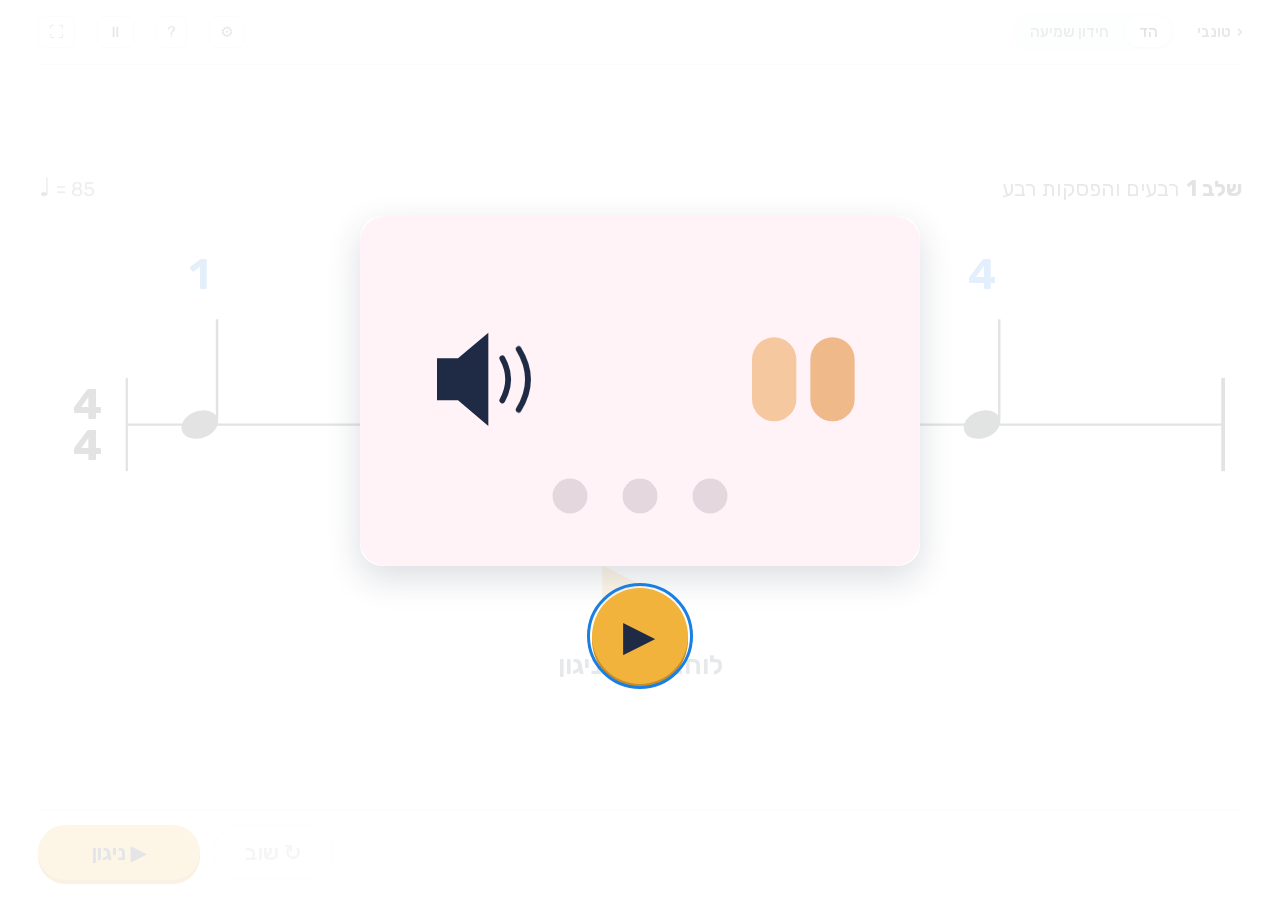
<file: clap-along.html>
<!doctype html>
<html lang="he" dir="rtl">
<head>
<meta charset="utf-8">
<meta name="viewport" content="width=device-width, initial-scale=1">
<meta name="theme-color" content="#ffffff">
<meta name="apple-mobile-web-app-capable" content="yes">
<meta name="mobile-web-app-capable" content="yes">
<meta name="apple-mobile-web-app-title" content="Tonebee">
<link rel="manifest" href="manifest.json">
<link rel="icon" href="icons/favicon-32.png" sizes="32x32"><link rel="icon" href="icons/icon-192.png" sizes="192x192">
<link rel="apple-touch-icon" href="icons/apple-touch-icon.png">
<title>קצב · Tonebee</title>
<script>
  // Moving house: the old address (GitHub Pages) hands this device's settings to tonebee.app and sends the page there.
  (function () {
    var keep = /^(brass-|right-note-|ninja-|horn-ladder|breath$|buzz$|songs$|sound-game$)/;
    try {
      if (/github\.io$/.test(location.hostname) && navigator.onLine !== false) {   // offline, the old copy keeps working
        var d = {};
        for (var i = 0; i < localStorage.length; i++) { var k = localStorage.key(i); if (keep.test(k)) d[k] = localStorage.getItem(k); }
        var page = location.pathname.split("/").pop() || "index.html";
        location.replace("https://tonebee.app/" + page + location.search + "#move=" + encodeURIComponent(JSON.stringify(d)));
        return;
      }
      var m = location.hash.match(/^#move=(.*)$/);
      if (m) {
        var s = JSON.parse(decodeURIComponent(m[1]));
        // Only what this device doesn't have yet: an old home-screen icon opens with #move every time.
        for (var key in s) if (keep.test(key) && typeof s[key] === "string" && localStorage.getItem(key) === null) localStorage.setItem(key, s[key]);
        history.replaceState(null, "", location.pathname + location.search);
      }
      // A link straight to a game on a new device: language and instrument first (home), then back to the game.
      var here = location.pathname.split("/").pop();
      if (/^(balloon-breath|buzz-along|sound-game|right-note|horn-ladder|ninja|songs|note-names)\.html$/.test(here)
        && !localStorage.getItem("brass-inst") && !/[?&]test=/.test(location.search))
        location.replace("index.html?next=" + encodeURIComponent(here + location.search));
    } catch (_) {}
  })();
  // English pages lay out left to right from the first paint (the language block fills in the words).
  try { if (/[?&]lang=en/.test(location.search) || (!/[?&]lang=he/.test(location.search) && localStorage.getItem("brass-lang") === "en")) { document.documentElement.lang = "en"; document.documentElement.dir = "ltr"; } } catch (_) {}
</script>
<!-- instruments: edit in index.html only, then `node tests/sync-instruments.mjs` copies it to every page -->
<script>
/* ---------- Instruments: the one list every page reads ----------
   One entry per instrument, in the order of the setup screen. Notes are WRITTEN midi, what the child reads
   (60 = C4, 62 = D4, 64 = E4, 65 = F4, 67 = G4, 69 = A4, 71 = B4, 72 = C5); sounds play at CONCERT pitch
   (written = concert + toWritten).
   ready    false = on the setup screen as "coming soon"
   clef     "treble" | "bass"
   key      the written key of the songs ("C", "G", "Bb"…, see KEY_SIG): its key signature, and do (step 1 of every
            song) = the lowest note in `notes` with the key's name. Black keys are flats, except the key's own sharps.
   hz       [low, high] concert Hz the note games listen between: about 0.8 × the lowest note and 2 × the highest,
            so an overblown octave shows as a wrong note, not as the right one.
   notes    the notes the teacher can tick (Right Note's picker, shared with Note Ninja, Songs and the Ladder);
            keep them on or near the staff (treble: A3 to G5), where every game screen has room
   def      ticked on a new device
   open     notes with no valves (brass), marked "no fingers" in the picker
   samples  recordings in sounds/<id>/, named by CONCERT pitch with flats: cents off equal temperament (playback
            corrects it). A note more than 3 semitones from every recording plays a plain tone.
   games    the home tiles it shows; a link to any other game goes home
   Names are in index.html TEXT, pictures in icons/inst/<id>.png. Buzzing and the Ladder's open notes keep their
   brass-only numbers in their own pages. */
const INSTRUMENT_DATA = {
  trumpet: {
    ready: true, clef: "treble", toWritten: 2, key: "C", hz: [180, 1000],
    notes: [60, 62, 64, 65, 67, 69, 71, 72], def: [60, 62, 64, 65, 67], open: [60, 67, 72],
    samples: { Bb3: -10, C4: 16, D4: 13, Eb4: 3, F4: -3, G4: 11, A4: 7, Bb4: 8 },
    games: "ramzor breath buzz long right ladder ninja songs names clap"
  },
  trombone: {
    ready: true, clef: "bass", toWritten: 0, key: "Bb", hz: [80, 500],
    notes: [46, 48, 50, 51, 53, 55, 57, 58], def: [46, 48, 50, 51, 53], open: [46, 53, 58],
    samples: { Bb2: -5, C3: -7, D3: -16, Eb3: -24, F3: 2, G3: 1, A3: 1, Bb3: 10 },
    games: "ramzor breath buzz long right ladder ninja songs names clap"
  },
  horn: {
    ready: true, clef: "treble", toWritten: 7, key: "C", hz: [130, 800],
    notes: [60, 62, 64, 65, 67, 69, 71, 72, 76], def: [60, 62, 64, 65, 67], open: [60, 67, 72, 76],
    samples: { F2: -34, C3: 5, F3: 13, G3: 4, A3: -14, Bb3: 10, C4: -7, D4: 9, E4: 8, Eb4: 11, F4: 14, G4: 18, A4: 7, C5: 2 },
    games: "ramzor breath buzz long right ladder ninja songs names clap"
  },
  sax: {      // alto sax in E♭: written G = concert B♭, the band's first key
    ready: true, clef: "treble", toWritten: 9, key: "G", hz: [110, 900],
    notes: [62, 64, 65, 66, 67, 69, 71, 72, 74, 76, 77, 78, 79], def: [67, 69, 71, 72, 74], open: [],   // F♮ too: written C is the band's 2nd key
    samples: { F3: -11, G3: 0, A3: -2, Bb3: 1, C4: -3, D4: 0, Eb4: -9, F4: 14, G4: 19, A4: 10, Bb4: 15 },
    games: "ramzor breath long right ladder ninja songs names clap"
  },
  flute: {
    ready: true, clef: "treble", toWritten: 0, key: "Bb", hz: [200, 2400],
    notes: [65, 67, 69, 70, 72, 74, 75, 77, 79], def: [70, 72, 74, 75, 77], open: [],
    samples: { F4: 8, G4: 11, A4: 13, Bb4: 19, C5: 17, D5: 13, Eb5: 8, F5: 10, G5: 24, A5: 16, Bb5: 21 },
    games: "ramzor breath long right ladder ninja songs names clap"
  },
  clarinet: { // B♭ clarinet: written C = concert B♭
    ready: true, clef: "treble", toWritten: 2, key: "C", hz: [110, 1100],
    notes: [57, 59, 60, 62, 64, 65, 67, 69, 70, 71, 72], def: [60, 62, 64, 65, 67], open: [],   // low A B, throat B♭; B and C5 over the break
    samples: { Bb3: -5, C4: -3, D4: -10, Eb4: -4, F4: -2, G4: 0, A4: 1, Bb4: 1 },
    games: "ramzor breath long right ladder ninja songs names clap"
  },
  recorder: { // soprano recorder: sounds an octave above the written note; B A G first
    ready: true, clef: "treble", toWritten: -12, key: "G", hz: [400, 2400],
    notes: [62, 64, 65, 66, 67, 69, 71, 72, 74, 76], def: [67, 69, 71], open: [],   // F♮ and F♯; after B A G come C' and D'
    samples: { C5: 4, D5: 4, E5: 8, Gb5: -3, Ab5: 1, Bb5: 1, C6: 0, D6: 2, E6: 0 },
    games: "ramzor breath long right ladder ninja songs names clap"
  }
};
// Sharps (+) or flats (−) of each key.
const KEY_SIG = { C: 0, G: 1, D: 2, A: 3, F: -1, Bb: -2, Eb: -3 };
// Black keys this instrument reads as sharps (its key's own: F♯ in G); every other one is a flat.
const sharpsOf = id => [6, 1, 8, 3, 10].slice(0, Math.max(0, KEY_SIG[INSTRUMENT_DATA[id].key]));
// Do: the lowest note in `notes` with the key's name.
const doOf = id => { const I = INSTRUMENT_DATA[id], pc = ({ C: 0, D: 2, E: 4, F: 5, G: 7, A: 9, B: 11 }[I.key[0]] + (I.key[1] === "b" ? 11 : 0)) % 12; return I.notes.find(n => n % 12 === pc); };
// Every game's file and its id (the home tiles; the ids in `games`).
const GAME_OF = { "ramzor.html": "ramzor", "balloon-breath.html": "breath", "buzz-along.html": "buzz", "sound-game.html": "long",
  "right-note.html": "right", "horn-ladder.html": "ladder", "ninja.html": "ninja", "songs.html": "songs", "note-names.html": "names", "clap-along.html": "clap" };
const playsGame = (id, game) => !!INSTRUMENT_DATA[id] && INSTRUMENT_DATA[id].games.split(" ").includes(game);
// A link to a game this device's instrument doesn't play (from another class) goes home.
(function () {
  try {
    var game = GAME_OF[location.pathname.split("/").pop()], id = localStorage.getItem("brass-inst");
    if (game && INSTRUMENT_DATA[id] && !playsGame(id, game) && !/[?&]test=/.test(location.search)) location.replace("index.html");
  } catch (_) {}
})();
</script>
<!-- /instruments -->
<link rel="stylesheet" href="fonts/fonts.css">
<style>
  :root {
    --paper: #ffffff;
    --ink: #15181d;
    --ink-2: #3b434e;
    --muted: #66707d;
    --blue: #1a7fe2;
    --blue-deep: #0f63b8;
    --wash: #ddebfa;
    --rest: #b4bcc7;
    --held: #cdd3db;
    --console: #f2f5f9;
    --line: #e1e7ef;
    --good: #1d9a58;
    --good-bg: #e8f6ee;
    --bad: #d2453f;
    --bad-bg: #fcebea;
    --display: "Lexend", "Avenir Next", "Segoe UI", system-ui, sans-serif;
    --body: "Atkinson Hyperlegible", "Avenir Next", "Segoe UI", system-ui, sans-serif;
    color-scheme: light;
  }
  html[lang="he"] { --display: "Rubik", "Arial Hebrew", "Segoe UI", system-ui, sans-serif; --body: "Rubik", "Arial Hebrew", "Segoe UI", system-ui, sans-serif; }
  * { box-sizing: border-box; }
  html, body { background: var(--paper); color: var(--ink); }
  body { margin: 0; font-family: var(--body); font-size: 15px; }
  button { font: inherit; color: inherit; }
  :focus-visible { outline: 3px solid var(--blue); outline-offset: 2px; }

  .app {
    min-height: 100vh; min-height: 100dvh;
    display: grid; grid-template-rows: auto 1fr auto;
    padding-inline: clamp(16px, 3vw, 48px);
  }

  /* Teacher console */
  .console {
    display: flex; flex-wrap: wrap; align-items: center; gap: 10px 22px;
    padding-block: 10px; border-bottom: 1px solid var(--line); color: var(--muted);
  }
  .brand { font-family: var(--display); font-weight: 600; color: var(--ink-2); letter-spacing: -0.01em; margin-inline-end: auto; text-decoration: none; }
  .brand:hover { color: var(--blue); }
  .brand-tool { font-weight: 500; color: var(--muted); }
  @media (hover: none) and (pointer: coarse) { .hint { display: none; } }
  .seg { display: inline-flex; background: var(--console); border-radius: 999px; padding: 3px; gap: 2px; }
  .seg-btn {
    border: 0; background: transparent; padding: 6px 14px; border-radius: 999px; cursor: pointer;
    font-family: var(--display); font-weight: 500; color: var(--muted);
  }
  .seg-btn[aria-pressed="true"] { background: var(--paper); color: var(--ink); box-shadow: 0 1px 2px rgba(21,24,29,.12); }
  .levels { display: inline-flex; flex-wrap: wrap; gap: 4px; align-items: center; }
  .levels-k { font-size: 12px; letter-spacing: .08em; text-transform: uppercase; margin-inline-end: 4px; }
  .lvl {
    width: 32px; height: 32px; border-radius: 8px; border: 1px solid var(--line); background: var(--paper);
    font-family: var(--display); font-weight: 500; cursor: pointer; color: var(--ink-2);
    font-variant-numeric: tabular-nums;
  }
  .lvl:hover { border-color: var(--blue); }
  .lvl[aria-pressed="true"] { background: var(--blue); border-color: var(--blue); color: #fff; }
  .lvl.meter3 { border-style: dashed; }
  .lvl.meter3[aria-pressed="true"] { border-style: solid; }
  .ctl { display: inline-flex; align-items: center; gap: 8px; }
  .ctl-k { font-size: 12px; letter-spacing: .08em; text-transform: uppercase; }
  .ctl-k.note { font-size: 18px; letter-spacing: 0; text-transform: none; color: var(--ink-2); }
  .ctl input[type="range"] { width: 110px; accent-color: var(--blue); }
  .ctl output { font-family: var(--display); font-variant-numeric: tabular-nums; min-width: 2.2em; color: var(--ink-2); }
  .toggle { display: inline-flex; align-items: center; gap: 6px; cursor: pointer; }
  .toggle input { accent-color: var(--blue); width: 16px; height: 16px; }
  .icon-btn {
    border: 1px solid var(--line); background: var(--paper); border-radius: 8px; height: 32px; padding: 0 10px;
    cursor: pointer; color: var(--ink-2);
  }
  .icon-btn:hover { border-color: var(--blue); }

  /* Stage */
  .stage { display: flex; flex-direction: column; justify-content: center; gap: clamp(8px, 2vh, 24px); padding-block: clamp(12px, 3vh, 36px); min-width: 0; }
  .stage-head { display: flex; flex-wrap: wrap; align-items: baseline; justify-content: space-between; gap: 6px 24px; }
  .level-title { font-family: var(--display); font-size: clamp(18px, 2.4vh, 26px); color: var(--ink-2); text-wrap: balance; }
  .level-title b { font-weight: 700; color: var(--ink); margin-inline-end: .35em; }
  .tempo-mark { font-family: var(--display); font-size: clamp(16px, 2.2vh, 24px); color: var(--muted); font-variant-numeric: tabular-nums; }
  .tempo-mark .q { font-size: 1.3em; color: var(--ink-2); }

  .score, .qscore, .tempo-mark { direction: ltr; }
  .score svg { display: block; width: 100%; height: auto; max-height: 52vh; }
  .hide-counts .cnt { display: none; }

  .cue { display: flex; flex-direction: column; align-items: center; gap: 4px; min-height: clamp(110px, 20vh, 200px); justify-content: center; }
  .cue-glyph { font-size: clamp(56px, 11vh, 124px); line-height: 1; font-family: var(--display); font-weight: 700; color: #f2b33d; }
  .cue-word { font-family: var(--display); font-weight: 600; font-size: clamp(18px, 3vh, 32px); color: var(--ink-2); text-align: center; text-wrap: balance; }
  .cue.pop .cue-glyph { animation: pop .32s cubic-bezier(.2,1.6,.4,1); }
  @keyframes pop { from { transform: scale(.6); opacity: .3; } to { transform: scale(1); opacity: 1; } }

  /* Ear quiz */
  .quiz-rows { display: grid; gap: clamp(6px, 1.4vh, 14px); }
  .qrow {
    display: grid; grid-template-columns: auto 1fr; align-items: center; gap: clamp(8px, 1.5vw, 20px);
    width: 100%; text-align: start; background: var(--paper); cursor: pointer;
    border: 2px solid var(--line); border-radius: 16px; padding: 4px clamp(8px, 1.4vw, 18px);
    transition: border-color .15s, background-color .15s;
  }
  .qrow:hover { border-color: var(--blue); }
  .qrow:disabled { cursor: default; }
  .qrow:disabled:hover { border-color: var(--line); }
  .qletter {
    width: clamp(36px, 5vh, 56px); height: clamp(36px, 5vh, 56px); border-radius: 50%;
    display: grid; place-items: center; background: var(--console);
    font-family: var(--display); font-weight: 700; font-size: clamp(18px, 2.8vh, 28px); color: var(--ink-2);
  }
  .qscore svg { display: block; width: 100%; height: auto; max-height: max(90px, calc((100dvh - 420px) / 3)); }
  .qrow.correct, .qrow.correct:disabled:hover { border-color: var(--good); background: var(--good-bg); }
  .qrow.correct .qletter { background: var(--good); color: #fff; }
  .qrow.wrong, .qrow.wrong:disabled:hover { border-color: var(--bad); background: var(--bad-bg); }
  .qrow.wrong .qletter { background: var(--bad); color: #fff; }
  .qrow.wrong { animation: shake .4s; }
  @keyframes shake { 20%, 60% { transform: translateX(-6px); } 40%, 80% { transform: translateX(6px); } }
  .is-quiz .cue { flex-direction: row; gap: 14px; min-height: clamp(48px, 7vh, 80px); }
  .is-quiz .cue-glyph { font-size: clamp(30px, 5vh, 52px); }

  /* Transport */
  .transport { display: flex; flex-wrap: wrap; align-items: center; justify-content: space-between; gap: 12px; padding-block: 14px 20px; border-top: 1px solid var(--line); }
  .hint { display: none; }  /* shortcuts live in the pause box (Esc) */
  .pause-keys kbd { font-family: var(--display); font-size: 12px; border: 1px solid var(--line); border-bottom-width: 2px; border-radius: 5px; padding: 1px 6px; background: var(--console); color: var(--ink-2); }
  .hint kbd { font-family: var(--display); font-size: 12px; border: 1px solid var(--line); border-bottom-width: 2px; border-radius: 5px; padding: 1px 6px; background: var(--console); color: var(--ink-2); }
  .transport-btns { display: flex; gap: 12px; margin-inline-start: auto; }
  .btn {
    font-family: var(--display); font-weight: 600; font-size: clamp(17px, 2.4vh, 24px);
    border-radius: 999px; padding: .6em 1.4em; cursor: pointer; border: 2px solid transparent;
  }
  .btn.primary { background: var(--blue); color: #fff; min-width: 7.5em; }
  .btn.primary:hover { background: var(--blue-deep); }
  .btn.ghost { background: var(--paper); border-color: var(--line); color: var(--ink-2); }
  .btn.ghost:hover { border-color: var(--blue); }
  .btn:disabled { opacity: .4; cursor: default; }

  #confetti { position: fixed; inset: 0; width: 100%; height: 100%; pointer-events: none; z-index: 10; }

  @media (max-width: 640px) {
    .brand { width: 100%; }
    .hint { display: none; }
    .ctl input[type="range"] { width: 84px; }
    .transport-btns { width: 100%; }
    .transport-btns .btn { flex: 1; }
    .console { gap: 8px 12px; }
    .click-ctl { display: none; }       /* a phone has its own volume buttons */
  }
  /* Short screens (a phone on its side): smaller cue and buttons so the rhythm and the controls fit. */
  @media (max-height: 500px) {
    .console { padding-block: 4px; gap: 4px 14px; }
    .seg-btn { padding: 4px 12px; }
    .lvl { width: 28px; height: 28px; }
    .stage { padding-block: 4px; gap: 4px; }
    .level-title { font-size: 16px; }
    .tempo-mark { font-size: 15px; }
    .score svg { max-height: 40vh; }
    .cue { min-height: 0; flex-direction: row; gap: 12px; }
    .cue-glyph { font-size: 40px; }
    .cue-word { font-size: 18px; }
    .qscore svg { max-height: 11vh; }
    .quiz-rows { gap: 4px; }
    .qrow { padding-block: 0; border-radius: 12px; }
    .qletter { width: 30px; height: 30px; font-size: 16px; }
    .is-quiz .cue { min-height: 0; }
    .is-quiz .cue-glyph { font-size: 24px; }
    .transport { padding-block: 6px 8px; }
    .btn { font-size: 16px; padding: .45em 1.1em; }
  }
  @media (prefers-reduced-motion: reduce) {
    .cue.pop .cue-glyph, .qrow.wrong { animation: none; }
  }
  /* Pause: the whole screen freezes behind one big symbol. */
  .pause { position: fixed; inset: 0; z-index: 1000; display: grid; place-items: center; background: rgba(255, 255, 255, .8); cursor: pointer; }
  .pause[hidden] { display: none; }
  .pause-box { text-align: center; }
  .pause-icon { font-size: clamp(80px, 22vh, 220px); line-height: 1; color: #1a7fe2; }
  .resume-btn { margin-top: 2vh; background: #1a7fe2; color: #fff; border: 0; border-radius: 999px; font: inherit; font-weight: 700; font-size: clamp(22px, 4vh, 40px); padding: .5em 1.4em; cursor: pointer; min-height: 56px; }
  .pause-stop { display: block; margin: 2.5vh auto 0; background: none; border: 0; font: inherit; font-size: clamp(16px, 2.6vh, 24px); color: #56616f; text-decoration: underline; cursor: pointer; min-height: 44px; }

  /* Shortcuts live in the pause box (Esc), not on the game screen. */
  .transport .keys { display: none; }
  .pause-keys { margin: 22px auto 0; max-width: 40em; font-size: 15px; color: #66707d; line-height: 2.1; }
  @media (hover: none) and (pointer: coarse) { .pause-keys { display: none; } }
  #overlayText:empty { display: none; }

  /* The cover: how to play without words (first visit, or "?"), then one button. */
  .cover { display: grid; justify-items: center; gap: 2.4vh; }
  .cover-btns { display: flex; align-items: center; gap: 14px; }
  .help-btn { width: 56px; height: 56px; border-radius: 50%; border: 2px solid var(--line, #e1e7ef); background: #fff; font: inherit; font-size: 26px; font-weight: 700; color: var(--muted, #66707d); cursor: pointer; }
  .help-btn:hover { border-color: var(--accent, #1a7fe2); color: var(--accent, #1a7fe2); }
  .demo { width: min(560px, 76vw); height: auto; max-height: 52vh; border-radius: 22px; box-shadow: 0 12px 34px rgba(31, 42, 68, .16); }
  .demo[hidden] { display: none; }
  .demo { direction: ltr; }   /* laid out like the game itself, which never mirrors with the language */
  .d-waves path { animation: dPulse .5s infinite alternate; }
  .d-w2 { animation-delay: .17s !important; } .d-w3 { animation-delay: .34s !important; }
  @keyframes dPulse { from { opacity: .25; } to { opacity: 1; } }
  @media (prefers-reduced-motion: reduce) { .demo * { animation: none !important; } }

  /* First visit (or "?" in the top bar): the card over the game. */
  .cover-card { position: fixed; inset: 0; z-index: 60; display: grid; place-items: center; background: rgba(255, 255, 255, .88); padding: 3vh 4vw; }
  .cover-card[hidden] { display: none; }
  .cover-play { width: clamp(72px, 11vh, 96px); height: clamp(72px, 11vh, 96px); border-radius: 50%; border: 0; background: var(--accent, #1a7fe2); color: #fff; font-size: clamp(30px, 5vh, 42px); cursor: pointer; box-shadow: 0 6px 0 rgba(31, 42, 68, .18); padding-inline-start: .18em; }
  .cover-play:hover { filter: brightness(1.08); }

  .d-hands { transform: translate(380px, 140px); }
  .d-dot { fill: #e4d8de; animation: 5s infinite; }
  .d1 { animation-name: dD1; } .d2 { animation-name: dD2; } .d3 { animation-name: dD3; }
  .d-waves { animation: dListen 5s infinite; }
  .d-hl { animation: dHl 5s infinite; } .d-hr { animation: dHr 5s infinite; }
  .d-burst { opacity: 0; animation: dBurst 5s infinite; }
  @keyframes dListen { 0%, 6% { opacity: 0; } 8%, 11% { opacity: 1; } 13%, 17% { opacity: 0; } 19%, 22% { opacity: 1; } 24%, 28% { opacity: 0; } 30%, 33% { opacity: 1; } 35%, 100% { opacity: 0; } }
  @keyframes dD1 { 0%, 7% { fill: #e4d8de; } 8%, 48% { fill: #1f2a44; } 50%, 92% { fill: #2fa36b; } 96%, 100% { fill: #e4d8de; } }
  @keyframes dD2 { 0%, 18% { fill: #e4d8de; } 19%, 59% { fill: #1f2a44; } 61%, 92% { fill: #2fa36b; } 96%, 100% { fill: #e4d8de; } }
  @keyframes dD3 { 0%, 29% { fill: #e4d8de; } 30%, 70% { fill: #1f2a44; } 72%, 92% { fill: #2fa36b; } 96%, 100% { fill: #e4d8de; } }
  @keyframes dHl { 0%, 46%, 52%, 57%, 63%, 68%, 74%, 100% { transform: translateX(-14px); } 50%, 61%, 72% { transform: translateX(4px); } }
  @keyframes dHr { 0%, 46%, 52%, 57%, 63%, 68%, 74%, 100% { transform: translateX(14px); } 50%, 61%, 72% { transform: translateX(-4px); } }
  @keyframes dBurst { 0%, 49% { opacity: 0; } 50%, 53% { opacity: 1; } 55%, 60% { opacity: 0; } 61%, 64% { opacity: 1; } 66%, 71% { opacity: 0; } 72%, 75% { opacity: 1; } 77%, 100% { opacity: 0; } }

  /* Brand (2026-10-26): the main action buttons are honey with navy text and a pressable bottom edge, like the logo's bee;
     blue stays only where it means something in the game (the note you play, the hold ring). Selected options stay neutral. */
  .big-btn, .resume-btn, .cover-play, .play-btn:not(.stop), .empty button, .btn.primary {
    background: #f2b33d !important; color: #1f2a44 !important; box-shadow: 0 4px 0 #c98f22; }
  .big-btn:hover, .resume-btn:hover, .cover-play:hover, .play-btn:not(.stop):hover, .empty button:hover, .btn.primary:hover {
    background: #f6c055 !important; filter: none; }
  .big-btn:active, .resume-btn:active, .cover-play:active, .play-btn:not(.stop):active, .empty button:active, .btn.primary:active {
    transform: translateY(3px); box-shadow: 0 1px 0 #c98f22; }
  .pause-icon { color: #1f2a44; }
  .lvl[aria-pressed="true"] { background: #1f2a44 !important; border-color: #1f2a44 !important; color: #fff8ec !important; }

  /* Top bar like the other games: the way home, the mode, then icons. Teacher controls (level, tempo…) open under ⚙. */
  .home { display: inline-flex; align-items: center; gap: 6px; color: var(--ink-2); text-decoration: none; font-family: var(--display); font-weight: 600; min-height: 44px; }
  .home-icon { display: none; width: 30px; height: 30px; border-radius: 22%; }
  .console .spacer { margin-inline-start: auto; }
  .drawer { position: absolute; inset-inline: 0; z-index: 30; margin-inline: auto; width: min(760px, calc(100% - 24px)); background: #fff; border-radius: 0 0 22px 22px;
    box-shadow: 0 18px 40px rgba(31, 42, 68, .18); padding: 18px clamp(16px, 3vw, 28px) 20px; display: grid; gap: 16px; }
  .drawer[hidden] { display: none; }
  .drawer-row { display: flex; flex-wrap: wrap; align-items: center; gap: 12px 20px; }
  .drawer-k { font-weight: 700; color: var(--ink-2); min-width: 4em; }
  .drawer .levels { gap: 8px; flex-wrap: wrap; max-width: 100%; }
  .drawer-row:has(.levels) { flex-wrap: wrap; }
  .drawer .lvl { min-width: 52px; min-height: 52px; font-size: 20px; }
  @media (max-width: 600px) {
    /* Upright phone: the way home and the icons on the first line, the choices (levels, modes) centred on a line of
       their own below, instead of wrapping wherever they happen to run out of room (two and three ragged rows). */
    .console:has(> .seg)::after { content: ""; order: 1; flex-basis: 100%; height: 0; }
    .console > .seg { order: 2; }
    .console > .seg:first-of-type { margin-inline-start: auto; }
    .console > .seg:last-of-type { margin-inline-end: auto; }
    .home-word { display: none; }
    .home-icon { display: block; }
    .drawer .lvl { min-width: 46px; min-height: 46px; }
  }
  @media (max-width: 400px) { #fullscreen { display: none; } }   /* the smallest phones: no room, and iPhones can't anyway */
  @media (max-width: 400px), (max-height: 500px) { .console { column-gap: 8px; padding-inline: 8px; } .seg-btn { font-size: 15px; padding: 0 8px; } }   /* English choices are wider */
</style>
<script>
  // Analytics (PostHog): anonymous counts only: which pages open, from whose teacher link, "tell me when" taps, script errors.
  // No cookies, names, recordings, autocapture or heatmaps. Off on localhost (?ph=1 turns it on) and in ?test= mode;
  // offline it quietly does nothing. Teacher link: tonebee.app/?t=<name> remembers <name> on this device as `ref`.
  // ?me=1 once on the founder's own devices marks their visits internal (PostHog's test-account filter hides them).
  // tbTrack(event, props) is safe to call from any page, with or without analytics.
  window.tbTrack = function (event, props, opts) { try { if (window.posthog && posthog.capture) posthog.capture(event, props, opts); } catch (_) {} };
  (function () {
    try {
      var q = new URLSearchParams(location.search), ls = window.localStorage;
      if (q.get("t")) ls.setItem("brass-ref", q.get("t").slice(0, 40).toLowerCase());
      if (q.get("me") === "1") ls.setItem("brass-me", "1");
      if (q.has("test") || (/^(localhost|127\.0\.0\.1|\[::1\])$/.test(location.hostname) && q.get("ph") !== "1")) return;
      !function(t,e){var o,n,p,r;e.__SV||(window.posthog=e,e._i=[],e.init=function(i,s,a){function g(t,e){var o=e.split(".");2==o.length&&(t=t[o[0]],e=o[1]),t[e]=function(){t.push([e].concat(Array.prototype.slice.call(arguments,0)))}}(p=t.createElement("script")).type="text/javascript",p.crossOrigin="anonymous",p.async=!0,p.src=s.api_host.replace(".i.posthog.com","-assets.i.posthog.com")+"/static/array.js",(r=t.getElementsByTagName("script")[0]).parentNode.insertBefore(p,r);var u=e;for(void 0!==a?u=e[a]=[]:a="posthog",u.people=u.people||[],Object.defineProperty(u,"toString",{configurable:!0,enumerable:!0,writable:!0,value:function(t){var e="posthog";return"posthog"!==a&&(e+="."+a),t||(e+=" (stub)"),e}}),Object.defineProperty(u.people,"toString",{configurable:!0,enumerable:!0,writable:!0,value:function(){return u.toString(1)+".people (stub)"}}),o="init capture register register_once register_for_session unregister unregister_for_session getFeatureFlag getFeatureFlagResult isFeatureEnabled reloadFeatureFlags updateEarlyAccessFeatureEnrollment getEarlyAccessFeatures on onFeatureFlags onSessionId getSurveys getActiveMatchingSurveys renderSurvey canRenderSurvey getNextSurveyStep identify setPersonProperties group resetGroups setPersonPropertiesForFlags resetPersonPropertiesForFlags setGroupPropertiesForFlags resetGroupPropertiesForFlags reset get_distinct_id getGroups get_session_id get_session_replay_url alias set_config startSessionRecording stopSessionRecording sessionRecordingStarted captureException loadToolbar get_property getSessionProperty createPersonProfile opt_in_capturing opt_out_capturing has_opted_in_capturing has_opted_out_capturing clear_opt_in_out_capturing debug".split(" "),n=0;n<o.length;n++)g(u,o[n]);e._i.push([i,s,a])},e.__SV=1)}(document,window.posthog||[]);
      posthog.init("phc_qT52WGA8rWLi0ZPFQHfUqE2KaO0gYCXDEml6THivdXr", {
        api_host: "https://us.i.posthog.com", defaults: "2026-08-30",
        persistence: "localStorage", person_profiles: "identified_only", advanced_disable_flags: true,
        autocapture: false, capture_pageview: false, capture_pageleave: false, capture_dead_clicks: false, rageclick: false,
        capture_heatmaps: false, capture_performance: false, disable_session_recording: true, disable_surveys: true,
        mask_all_text: true, capture_exceptions: true
      });
      var page = location.pathname.split("/").pop() || "index.html";
      posthog.register({
        app: "tonebee", page: page.replace(/\.html$/, ""), ref: ls.getItem("brass-ref") || "none",
        inst: ls.getItem("brass-inst") || "none", lang: ls.getItem("brass-lang") || "none",
        installed: !!(matchMedia("(display-mode: standalone)").matches || navigator.standalone)
      });
      if (ls.getItem("brass-me")) posthog.register({ is_internal: true });
      posthog.capture("$pageview");
    } catch (_) {}
  })();
</script>
</head>
<body>

<div class="app" id="app">
  <header class="console" data-t-aria="controls">
    <a class="home" href="index.html" aria-label="Tonebee" data-t-aria="brand">‹<img class="home-icon" src="icons/icon-192.png" alt=""><span class="home-word"> <span data-t="brand">Tonebee</span></span></a>
    <div class="seg" role="group" data-t-aria="mode">
      <button id="modeEcho" class="seg-btn" aria-pressed="true" data-t="echo"></button>
      <button id="modeQuiz" class="seg-btn" aria-pressed="false" data-t="quiz"></button>
    </div>
    <span class="spacer"></span>
    <button id="settingsBtn" class="icon-btn" data-t-title="settings" data-t-aria="settings" aria-expanded="false">⚙</button>
    <button id="helpBtn" class="icon-btn" data-t-title="howTo" data-t-aria="howTo">?</button>
    <button id="pauseBtn" class="icon-btn" data-t-title="pause">⏸</button>
    <button id="fullscreen" class="icon-btn" data-t-title="fullscreen">⛶</button>
  </header>
  <section class="drawer" id="drawer" hidden data-t-aria="controls">
      <div class="drawer-row"><span class="drawer-k" data-t="level"></span><span id="levels" class="levels"></span></div>
      <div class="drawer-row"><label class="ctl" for="tempo"><span class="ctl-k note">♩ =</span><input id="tempo" type="range" min="50" max="120" step="1" value="80"><output id="tempoOut" for="tempo">80</output></label><label class="ctl click-ctl" for="clickVol"><span class="ctl-k" data-t="click"></span><input id="clickVol" type="range" min="0" max="100" step="1" value="55"></label><label class="toggle" for="showCounts"><input id="showCounts" type="checkbox" checked><span data-t="counts"></span></label></div>
  </section>

  <main class="stage" id="stage">
    <div class="stage-head">
      <div class="level-title"><b id="levelNum"></b><span id="levelName"></span></div>
      <div class="tempo-mark" id="tempoMark"></div>
    </div>

    <section id="echoView" class="echo" data-t-aria="echo">
      <div class="score" id="echoScore"></div>
    </section>

    <section id="quizView" class="quiz" data-t-aria="quiz" hidden>
      <div class="quiz-rows" id="quizRows">
        <button class="qrow" id="qrow0" data-i="0"><span class="qletter"></span><span class="qscore"></span></button>
        <button class="qrow" id="qrow1" data-i="1"><span class="qletter"></span><span class="qscore"></span></button>
        <button class="qrow" id="qrow2" data-i="2"><span class="qletter"></span><span class="qscore"></span></button>
      </div>
    </section>

    <div class="cue" id="cue" aria-live="polite"><span class="cue-glyph" id="cueGlyph">▶</span><span class="cue-word" id="cueWord"></span></div>
  </main>

  <footer class="transport">
    <div class="hint" id="hint" data-t-html="keys"></div>
    <div class="transport-btns">
      <button id="againBtn" class="btn ghost"></button>
      <button id="nextBtn" class="btn primary"></button>
    </div>
  </footer>
</div>
<canvas id="confetti" aria-hidden="true"></canvas>
<div class="pause" id="pauseBox" hidden><div class="pause-box"><div class="pause-icon">⏸</div><button class="resume-btn" id="resumeBtn" data-t="resume"></button><button class="pause-stop" id="pauseStop" data-t="stop"></button><p class="pause-keys" data-t-html="keys"></p></div></div>
<div class="cover-card" id="coverCard" hidden>
  <div class="cover">
    <svg class="demo ltr" id="demo" viewBox="0 0 480 300" aria-hidden="true">
      <defs><clipPath id="dClip"><rect width="480" height="300" rx="22"/></clipPath></defs>
      <g clip-path="url(#dClip)">
        <rect width="480" height="300" fill="#fff3f8"/>
        <g class="d-speaker" transform="translate(96 140)"><path d="M -30 -18 L -12 -18 L 14 -40 L 14 40 L -12 18 L -30 18 Z" fill="#1f2a44"/></g>
        <g class="d-waves" fill="none" stroke="#1f2a44" stroke-width="5" stroke-linecap="round" transform="translate(-30 -50)"><path class="d-w1" d="M 152 172 q 10 18 0 36"/><path class="d-w2" d="M 166 164 q 16 26 0 52"/></g>
        <g class="d-hands"><g class="d-hl"><rect x="-44" y="-36" width="38" height="72" rx="19" fill="#f6c89f"/></g><g class="d-hr"><rect x="6" y="-36" width="38" height="72" rx="19" fill="#f0b98a"/></g>
          <g class="d-burst" stroke="#f2b33d" stroke-width="5" stroke-linecap="round"><line x1="0" y1="-50" x2="0" y2="-66"/><line x1="-24" y1="-44" x2="-34" y2="-58"/><line x1="24" y1="-44" x2="34" y2="-58"/></g></g>
        <g class="d-dots"><circle class="d-dot d1" cx="180" cy="240" r="15"/><circle class="d-dot d2" cx="240" cy="240" r="15"/><circle class="d-dot d3" cx="300" cy="240" r="15"/></g>
      </g>
    </svg>
    <button class="cover-play" id="coverPlay" data-t-title="howTo" data-t-aria="howTo">▶</button>
  </div>
</div>
<script>
"use strict";

/* ---------- Language ----------
   Hebrew or English, chosen on the home screen (`brass-lang`; ?lang=en|he for a link). Never mixed: every
   word on screen comes from TEXT (elements carry data-t / data-t-html / data-t-title / data-t-aria), and
   English names notes by letter (C D E, B♭). COMMON holds what every page says (microphone, pause, buttons). */
const LANG = (() => {
  try {
    const q = new URLSearchParams(location.search).get("lang");
    if (q === "en" || q === "he") return q;
    return localStorage.getItem("brass-lang") === "en" ? "en" : "he";
  } catch (_) { return "he"; }
})();
const COMMON = {
  he: {
    listening: "מקשיבים", noMicSound: "אין קול מהמיקרופון", muted: "מושתק", tapScreen: "לגעת במסך", noMic: "ללא מיקרופון",
    mic: "מיקרופון", test: "בדיקה", start: "▶ מנגנים", tryAgain: "מנסים שוב", startPrompt: "",
    keepListening: "עצרנו לרגע", onlyOnline: "המיקרופון עובד רק באתר tonebee.app",
    micNotFound: "לא נמצא מיקרופון", micBusy: "המיקרופון תפוס באפליקציה אחרת",
    micFailed: "לא הצלחנו לפתוח את המיקרופון", micGone: "המיקרופון נותק",
    micBlocked: "המיקרופון חסום", micAsk: "מאשרים מיקרופון ומתחילים", micHow: "איך פותחים:",
    helpAndroid: ["לוחצים על הסמל שליד הכתובת", "הרשאות ← מיקרופון ← מפעילים"],
    helpAndroidApp: ["פותחים את tonebee.app ב־Chrome", "לוחצים על הסמל שליד הכתובת", "הרשאות ← מיקרופון ← מפעילים", "חוזרים לטונבי"],
    helpAndroidSystem: ["הגדרות הטלפון ← אפליקציות ← Chrome", "הרשאות ← מיקרופון ← מאפשרים"],
    helpQuick: ["מושכים את המסך מלמעלה למטה", "גישה למיקרופון ← מפעילים"],
    helpInApp: ["⋯ למעלה ← פתיחה בדפדפן", "בדפדפן לוחצים שוב ▶"],
    helpSamsung: ["☰ ← הגדרות ← אתרים והורדות", "הרשאות אתרים ← מיקרופון ← tonebee.app ← מאפשרים"],
    helpIos: ["הגדרות ← יישומים ← Safari", "מיקרופון ← אפשר", "סוגרים את Safari ופותחים מחדש"],
    helpIosApp: ["הגדרות ← יישומים ← Safari", "מיקרופון ← אפשר", "סוגרים את טונבי ופותחים מחדש"],
    helpDesktop: ["לוחצים על הסמל שליד הכתובת", "מיקרופון ← מאפשרים"],
    helpNativeIos: ["לוחצים על ״פתיחת הגדרות״", "מיקרופון ← מפעילים", "חוזרים לטונבי"],
    helpNativeAndroid: ["לוחצים על ״פתיחת הגדרות״", "הרשאות ← מיקרופון ← מאפשרים", "חוזרים לטונבי"],
    openSettings: "פתיחת הגדרות",
    helpParent: "לא נפתח? מבקשים מהורה לאשר (Family Link / זמן מסך)",
    pause: "השהיה (Esc)", resume: "▶ ממשיכים", stop: "■ עצירה", fullscreen: "מסך מלא (F)", home: "‹ טונבי", brand: "טונבי",
    trumpet: "חצוצרה", trombone: "טרומבון", horn: "קרן", instrument: "כלי",
    diagTitle: "בדיקת מיקרופון (D)", diagAudio: "אודיו", diagMic: "מיקרופון", diagLevel: "רמה", diagVolume: "עוצמה",
    diagPitch: "צליל", diagCents: "דיוק", diagFloor: "רצפה", moving: "זז", still: "עומד", sound: "צליל", quiet: "שקט", turn: "מסובבים את הטלפון לרוחב"
  },
  en: {
    listening: "Listening", noMicSound: "No sound from the mic", muted: "Muted", tapScreen: "Tap the screen", noMic: "No microphone",
    mic: "Microphone", test: "Test", start: "▶ Play", tryAgain: "Try again", startPrompt: "",
    keepListening: "Paused", onlyOnline: "The microphone only works on tonebee.app",
    micNotFound: "No microphone found", micBusy: "Another app is using the microphone",
    micFailed: "Couldn't open the microphone", micGone: "The microphone was disconnected",
    micBlocked: "Microphone is blocked", micAsk: "Tap Allow so we can hear you", micHow: "How to fix:",
    helpAndroid: ["Tap the icon next to the address", "Permissions → Microphone → On"],
    helpAndroidApp: ["Open tonebee.app in Chrome", "Tap the icon next to the address", "Permissions → Microphone → On", "Come back to Tonebee"],
    helpAndroidSystem: ["Phone Settings → Apps → Chrome", "Permissions → Microphone → Allow"],
    helpQuick: ["Swipe down from top of screen", "Microphone access → Turn on"],
    helpInApp: ["Tap ⋯ → Open in browser", "Tap ▶ again"],
    helpSamsung: ["☰ → Settings → Sites and downloads", "Site permissions → Microphone → tonebee.app → Allow"],
    helpIos: ["Settings → Apps → Safari", "Microphone → Allow", "Close Safari and reopen"],
    helpIosApp: ["Settings → Apps → Safari", "Microphone → Allow", "Close Tonebee and reopen"],
    helpDesktop: ["Click the icon next to the address", "Microphone → Allow"],
    helpNativeIos: ["Tap “Open Settings”", "Microphone → Turn on", "Come back to Tonebee"],
    helpNativeAndroid: ["Tap “Open Settings”", "Permissions → Microphone → Allow", "Come back to Tonebee"],
    openSettings: "Open Settings",
    helpParent: "Still blocked? Ask a parent to allow it (Family Link / Screen Time)",
    pause: "Pause (Esc)", resume: "▶ Continue", stop: "■ Stop", fullscreen: "Full screen (F)", home: "‹ Tonebee", brand: "Tonebee",
    trumpet: "Trumpet", trombone: "Trombone", horn: "Horn", instrument: "Instrument",
    diagTitle: "Microphone check (D)", diagAudio: "Audio", diagMic: "Mic", diagLevel: "Level", diagVolume: "Volume",
    diagPitch: "Pitch", diagCents: "Cents", diagFloor: "Floor", moving: "running", still: "stopped", sound: "sound", quiet: "quiet", turn: "Turn your phone sideways"
  }
};
const T = (key, ...args) => {
  const v = (TEXT[LANG] && TEXT[LANG][key]) ?? COMMON[LANG][key] ?? (TEXT.he && TEXT.he[key]) ?? COMMON.he[key] ?? key;
  return typeof v === "function" ? v(...args) : v;
};
function applyText() {
  const root = document.documentElement;
  root.lang = LANG;
  root.dir = LANG === "he" ? "rtl" : "ltr";
  document.querySelectorAll("[data-t]").forEach(n => { n.textContent = T(n.dataset.t); });
  document.querySelectorAll("[data-t-html]").forEach(n => { n.innerHTML = T(n.dataset.tHtml); });
  document.querySelectorAll("[data-t-title]").forEach(n => { n.title = T(n.dataset.tTitle); });
  document.querySelectorAll("[data-t-aria]").forEach(n => { n.setAttribute("aria-label", T(n.dataset.tAria)); });
  if (TEXT[LANG] && TEXT[LANG].pageTitle) document.title = T("pageTitle");
}
const TEXT = {
  he: {
    howTo: "איך משחקים", settings: "הגדרות (S)", pageTitle: "קצב · טונבי", tool: "/ קצב", back: "חזרה ל-טונבי", controls: "שליטה למורה",
    mode: "מצב", echo: "הד", quiz: "חידון שמיעה", level: "שלב", click: "מטרונום", counts: "ספירה", fullBtn: "⛶ מסך מלא",
    keys: "<kbd>Space</kbd> ניגון / הבא &nbsp; <kbd>R</kbd> שוב &nbsp; <kbd>F</kbd> מסך מלא &nbsp; <kbd>Esc</kbd> השהיה",
    levelN: n => `שלב ${n}`,
    levels: ["רבעים והפסקות רבע", "שתי תיבות", "שמיניות", "משקל 3/4", "שמינית והפסקת שמינית", "הפסקת שמינית ושמינית", "רבע עם נקודה ושמינית", "סינקופה", "שש־עשריות"],
    letters: ["א", "ב", "ג"], answer: l => `תשובה ${l}`,
    // Counting under the notes: beat numbers, "ו" between beats (1 ו 2 ו); semiquaver steps get a quiet dot.
    and: "ו", e: "·", a: "·",
    play: "▶ ניגון", next: "הבא ◀", again: "↻ שוב", replay: "↻ שוב לשמוע",
    pressPlay: "לוחצים על ניגון", pressPlayQuiz: "לוחצים על ניגון, ואז בוחרים א, ב או ג",
    getReady: "מתכוננים…", listen: "מקשיבים", clapBack: "מוחאים בחזרה!", nice: "יפה! שוב, או הבא?",
    whichOne: "איזה קצב שמעתם? א, ב או ג", yes: l => `כן! זה היה ${l}.`, itWas: l => `זה היה ${l}. לוחצים ↻ כדי לשמוע שוב.`,
    stopped: "עצרנו. שוב, או הבא?", rhythm: (bars, beats) => `קצב, ${bars === 1 ? "תיבה אחת" : bars + " תיבות"} ב-${beats}/4`
  },
  en: {
    howTo: "How to play", settings: "Settings (S)", pageTitle: "Clap-Along · Tonebee", tool: "/ Clap-Along", back: "Back to Tonebee", controls: "Teacher controls",
    mode: "Mode", echo: "Echo", quiz: "Ear quiz", level: "Level", click: "Click", counts: "Counts", fullBtn: "⛶ Full screen",
    keys: "<kbd>Space</kbd> Play / Next &nbsp; <kbd>R</kbd> Again &nbsp; <kbd>F</kbd> Full screen &nbsp; <kbd>Esc</kbd> Pause",
    levelN: n => `Level ${n}`,
    levels: ["Quarter notes & quarter rests", "Two measures", "Eighth notes", "3/4 time", "Eighth + eighth rest", "Off-beat eighths", "Dotted quarter + eighth", "Syncopation", "Sixteenth notes"],
    letters: ["A", "B", "C"], answer: l => `Answer ${l}`,
    and: "&", e: "e", a: "a",
    play: "▶ Play", next: "Next ▶", again: "↻ Again", replay: "↻ Replay",
    pressPlay: "Press Play", pressPlayQuiz: "Press Play, then pick A, B or C",
    getReady: "Get ready…", listen: "Listen", clapBack: "Clap it back!", nice: "Nice! Again, or Next?",
    whichOne: "Which rhythm was it? A, B or C", yes: l => `Yes! It was ${l}.`, itWas: l => `It was ${l}. Press Replay to hear it again.`,
    stopped: "Stopped. Again, or Next?", rhythm: (bars, beats) => `Rhythm, ${bars} measure${bars > 1 ? "s" : ""} of ${beats}/4`
  }
};
applyText();

/* ---------- Pause ----------
   Esc or ⏸ freezes the game: the page's clock (performance.now and animation frames) stands still and the
   audio engine is suspended, so timers, counts and scheduled sounds all wait. Esc, Space or a tap resumes. */
let paused = false, pausedAt = 0, pausedFor = 0;
const realNow = performance.now.bind(performance), realRAF = window.requestAnimationFrame.bind(window);
performance.now = () => (paused ? pausedAt : realNow()) - pausedFor;
window.requestAnimationFrame = cb => realRAF(() => cb(performance.now()));
function setPaused(p) {
  if (p === paused) return;
  if (p) pausedAt = realNow(); else pausedFor += realNow() - pausedAt;
  paused = p;
  document.getElementById("pauseBox").hidden = !p;
  const a = pauseAudio();
  if (a) { if (p) a.suspend(); else a.resume(); }
}
const pauseAudio = () => Sound.audio();

/* ---------- Rhythm model ----------
   Time is counted in semiquaver units: crotchet = 4, bar of 4/4 = 16, bar of 3/4 = 12.
   A bar is a list of cells (rhythm figures) that each start on a beat. */

const CELLS = {
  q:    { len: 4,  ev: [[4, 0]] },                              // crotchet
  qr:   { len: 4,  ev: [[4, 1]], rest: true },                  // crotchet rest
  h:    { len: 8,  ev: [[8, 0]] },                              // minim
  hr:   { len: 8,  ev: [[8, 1]], rest: true },                  // minim rest
  dh:   { len: 12, ev: [[12, 0]] },                             // dotted minim
  w:    { len: 16, ev: [[16, 0]] },                             // semibreve
  ee:   { len: 4,  ev: [[2, 0], [2, 0]], beams: 1 },            // pair of quavers
  re:   { len: 4,  ev: [[2, 1], [2, 0]] },                      // quaver rest + quaver
  er:   { len: 4,  ev: [[2, 0], [2, 1]] },                      // quaver + quaver rest
  dqe:  { len: 8,  ev: [[6, 0], [2, 0]] },                      // dotted crotchet + quaver
  syn:  { len: 8,  ev: [[2, 0], [4, 0], [2, 0]] },              // quaver-crotchet-quaver
  ssss: { len: 4,  ev: [[1, 0], [1, 0], [1, 0], [1, 0]], beams: 2 } // four semiquavers
};

// Where longer figures may start (units from the barline) so the middle of a 4/4 bar stays readable.
// Anything not listed may start on any beat.
const STARTS = {
  4: { h: [0, 4, 8], hr: [0, 8], dh: [0, 4], w: [0], dqe: [0, 8], syn: [0, 8] },
  3: { h: [0, 4], hr: [], dh: [0], w: [], dqe: [0, 4], syn: [0, 4] }
};

// Clapping can't hold a sound, so no half, dotted-half or whole notes (Guy, 2026-10-26). One new idea per level
// (progression checked with Gemini): quarters, two measures, eighths, 3/4, eighth + rest, off-beat eighth, dotted quarter,
// syncopation, sixteenths.
const LEVELS = [
  { name: "Quarter notes & quarter rests", beats: 4, bars: 1, bpm: 85, pool: { q: 6, qr: 2.2 }, need: ["qr"] },
  { name: "Two measures", beats: 4, bars: 2, bpm: 90, pool: { q: 6, qr: 2.2 }, need: ["qr"] },
  { name: "Eighth notes", beats: 4, bars: 2, bpm: 80, pool: { q: 4, qr: 1.4, ee: 5 }, need: ["ee"] },
  { name: "3/4 time", beats: 3, bars: 2, bpm: 90, pool: { q: 4, qr: 1.2, ee: 3 }, need: [] },
  { name: "Eighth + eighth rest", beats: 4, bars: 2, bpm: 80, pool: { q: 3.5, qr: 1, ee: 3, er: 3 }, need: ["er"] },
  { name: "Off-beat eighths", beats: 4, bars: 2, bpm: 75, pool: { q: 3, qr: 1, ee: 3, er: 1, re: 3 }, need: ["re"] },
  { name: "Dotted quarter + eighth", beats: 4, bars: 2, bpm: 75, pool: { q: 3, qr: 1, ee: 3, re: 1, er: 0.6, dqe: 4 }, need: ["dqe"] },
  { name: "Syncopation", beats: 4, bars: 2, bpm: 80, pool: { q: 3, qr: 1, ee: 3, re: 1, er: 0.5, dqe: 1.5, syn: 4 }, need: ["syn"] },
  { name: "Sixteenth notes", beats: 4, bars: 2, bpm: 60, pool: { q: 3, qr: 1, ee: 3, re: 0.8, dqe: 1, ssss: 4 }, need: ["ssss"] }
];

function allowedAt(id, pos, beats) {
  const s = STARTS[beats][id];
  return s ? s.includes(pos) : pos % 4 === 0;
}

function pickWeighted(entries, rng) {
  let total = 0;
  for (const [, w] of entries) total += w;
  let r = rng() * total;
  for (const [id, w] of entries) { r -= w; if (r < 0) return id; }
  return entries[entries.length - 1][0];
}

// Fill [from, to) of one bar with random cells from the level's pool. Crotchets fit anywhere, so this never dead-ends.
function fillSpan(L, from, to, rng) {
  const out = [];
  let pos = from;
  while (pos < to) {
    const opts = Object.entries(L.pool).filter(([id]) => CELLS[id].len <= to - pos && allowedAt(id, pos, L.beats));
    if (!opts.length) return null;
    const id = pickWeighted(opts, rng);
    out.push({ id, pos });
    pos += CELLS[id].len;
  }
  return out;
}

function barValid(L, bar) {
  const upb = L.beats * 4;
  let rest = 0, onsets = 0;
  const count = {};
  for (let i = 0; i < bar.length; i++) {
    const c = bar[i];
    for (const [dur, r] of CELLS[c.id].ev) { if (r) rest += dur; else onsets++; }
    count[c.id] = (count[c.id] || 0) + 1;
    if (i && CELLS[c.id].rest && CELLS[bar[i - 1].id].rest) return false; // two rests in a row reads as a longer rest
  }
  if (rest > upb / 2) return false;
  if (onsets < 2 && bar.length > 1) return false;
  for (const id in count) {
    const cap = id === "q" || id === "ee" ? 99 : id === "ssss" ? 3 : 2;
    if (count[id] > cap) return false;
  }
  return true;
}

function toEvents(bars, L) {
  const upb = L.beats * 4;
  const events = [];
  let group = 0;
  bars.forEach((bar, b) => {
    for (const c of bar) {
      const def = CELLS[c.id];
      const beam = def.beams ? ++group : 0;
      let t = c.pos;
      for (const [dur, rest] of def.ev) {
        events.push({ bar: b, tb: t, t: b * upb + t, dur, rest: !!rest, beam, beams: def.beams || 0 });
        t += dur;
      }
    }
  });
  return events;
}

function makePhrase(li, bars) {
  const events = toEvents(bars, LEVELS[li]);
  const onsets = events.filter(e => !e.rest).map(e => e.t);
  return { li, bars, events, onsets, sig: onsets.join(",") };
}

const hasAny = (bars, ids) => bars.some(bar => bar.some(c => ids.includes(c.id)));
const sameBar = (a, b) => a.length === b.length && a.every((c, i) => c.id === b[i].id && c.pos === b[i].pos);

function generatePhrase(li, avoid = new Set(), rng = Math.random) {
  const L = LEVELS[li], upb = L.beats * 4;
  let fallback = null;
  for (let attempt = 0; attempt < 1000; attempt++) {
    const bars = [];
    for (let b = 0; b < L.bars; b++) bars.push(fillSpan(L, 0, upb, rng));
    if (!bars.every(bar => barValid(L, bar))) continue;
    if (L.need.length && !hasAny(bars, L.need)) continue;
    if (bars.length > 1 && sameBar(bars[0], bars[1])) continue;
    const p = makePhrase(li, bars);
    if (p.onsets.length < 2 && !hasAny(bars, ["w"])) continue;
    fallback = p;
    if (avoid.has(p.sig)) continue;
    return p;
  }
  return fallback || makePhrase(li, Array.from({ length: L.bars }, () => fillSpan(L, 0, upb, rng)));
}

function onsetDiff(a, b) {
  const A = new Set(a.onsets), B = new Set(b.onsets);
  let d = 0;
  for (const t of A) if (!B.has(t)) d++;
  for (const t of B) if (!A.has(t)) d++;
  return d;
}

// Two wrong answers: copy the right answer and rewrite one or two neighbouring beats,
// so every option sounds different but only slightly.
function makeDistractors(answer, rng = Math.random) {
  const L = LEVELS[answer.li];
  const seen = new Set([answer.sig]);
  const out = [];
  for (let guard = 0; out.length < 2 && guard < 800; guard++) {
    const bars = answer.bars.map(bar => bar.map(c => ({ ...c })));
    const b = Math.floor(rng() * bars.length);
    const bar = bars[b];
    let i = Math.floor(rng() * bar.length), j = i;
    if (bar.length > 1 && rng() < 0.45) { if (j < bar.length - 1) j++; else i--; }
    const from = bar[i].pos, to = bar[j].pos + CELLS[bar[j].id].len;
    const fill = fillSpan(L, from, to, rng);
    if (!fill) continue;
    const nb = [...bar.slice(0, i), ...fill, ...bar.slice(j + 1)];
    if (!barValid(L, nb)) continue;
    bars[b] = nb;
    if (bars.length > 1 && sameBar(bars[0], bars[1])) continue;
    const p = makePhrase(answer.li, bars);
    if (seen.has(p.sig) || p.onsets.length < 2 || onsetDiff(p, answer) > 3) continue;
    seen.add(p.sig);
    out.push(p);
  }
  while (out.length < 2) {
    const p = generatePhrase(answer.li, seen, rng);
    seen.add(p.sig);
    out.push(p);
  }
  return out;
}

function countLabel(tb) {
  const s = tb % 4;
  return s === 0 ? String(tb / 4 + 1) : T(s === 2 ? "and" : s === 1 ? "e" : "a");
}

/* ---------- Notation (single-line rhythm staff, time-proportional spacing like the video) ---------- */

const SVGNS = "http://www.w3.org/2000/svg";
function svgEl(tag, attrs, parent) {
  const n = document.createElementNS(SVGNS, tag);
  for (const k in attrs) n.setAttribute(k, attrs[k]);
  if (parent) parent.appendChild(n);
  return n;
}

function drawRest(g, dur, x, y, k) {
  const r = svgEl("g", { transform: `translate(${x} ${y}) scale(${k})`, fill: "none", stroke: "#15181d", "stroke-linecap": "round", "stroke-linejoin": "round" }, g);
  if (dur === 4) {
    svgEl("path", { d: "M -6 -38 L 8 -20", "stroke-width": 4 }, r);
    svgEl("path", { d: "M 8 -20 L -5 -2", "stroke-width": 11 }, r);
    svgEl("path", { d: "M -5 -2 L 9 16", "stroke-width": 4 }, r);
    svgEl("path", { d: "M 9 16 C -4 9, -13 22, 1 36", "stroke-width": 5 }, r);
  } else if (dur === 2) {
    svgEl("circle", { cx: -6, cy: -15, r: 6, fill: "#15181d", stroke: "none" }, r);
    svgEl("path", { d: "M -6 -10 C 0 -8, 6 -11, 10 -18 L -2 22", "stroke-width": 3.6 }, r);
  } else if (dur === 8) {
    svgEl("rect", { x: -14, y: -13, width: 28, height: 13, fill: "#15181d", stroke: "none" }, r);
  } else {
    svgEl("rect", { x: -14, y: 0, width: 28, height: 13, fill: "#15181d", stroke: "none" }, r);
  }
}

// Draws a phrase into `container`. Returns helpers to move the highlight band.
function renderScore(container, phrase, compact = false) {
  const L = LEVELS[phrase.li];
  const upb = L.beats * 4, nb = L.bars, events = phrase.events;
  const VW = 1600, VH = compact ? 300 : 380;
  const lineY = compact ? 212 : 272, countsY = compact ? 64 : 92;
  const left = 118, right = 24;
  const U = (VW - left - right) / (nb * (upb + 0.82));
  const padL = 1.12 * U, barW = U * (upb + 0.82);
  const barX = b => left + b * barW;
  const xAt = t => { const b = Math.min(nb - 1, Math.floor(t / upb)); return barX(b) + padL + (t - b * upb) * U; };
  const rx = Math.min(25, U * 0.42), ry = rx * 0.72, k = rx / 25;
  const stemH = rx * (compact ? 4.6 : 5.6), sw = Math.max(3, rx * 0.13), top = lineY - stemH;
  const ink = "#15181d";

  // Count labels: every onset, plus held beats in light grey so students can count through long notes.
  const labels = events.map(e => ({ t: e.t, text: countLabel(e.tb), cls: e.rest ? "cnt r" : "cnt n" }));
  const onsetSet = new Set(events.map(e => e.t));
  for (let t = 0; t < nb * upb; t += 4) if (!onsetSet.has(t)) labels.push({ t, text: countLabel(t % upb), cls: "cnt h" });
  labels.sort((a, b) => a.t - b.t);
  let gap = 4;
  for (let i = 1; i < labels.length; i++) gap = Math.min(gap, labels[i].t - labels[i - 1].t);
  const fs = Math.max(24, Math.min(compact ? 44 : 58, U * gap * 0.8));

  container.textContent = "";
  const svg = svgEl("svg", { viewBox: `0 0 ${VW} ${VH}`, role: "img", "aria-label": T("rhythm", L.bars, L.beats) }, container);
  const bandTop = countsY - fs - 10, bandBottom = lineY + (compact ? 58 : 76);
  const band = svgEl("rect", { x: 0, y: bandTop, width: 0, height: bandBottom - bandTop, rx: 8, fill: "#ddebfa", opacity: 0 }, svg);

  // Staff line, barlines, time signature
  svgEl("line", { x1: barX(0), x2: barX(nb), y1: lineY, y2: lineY, stroke: ink, "stroke-width": 3 }, svg);
  const barH = compact ? 50 : 62;
  for (let b = 0; b <= nb; b++) svgEl("line", { x1: barX(b), x2: barX(b), y1: lineY - barH, y2: lineY + barH, stroke: ink, "stroke-width": b === nb ? 5 : 3 }, svg);
  const tsFs = compact ? 46 : 58;
  const tsAttrs = { x: left - 52, "text-anchor": "middle", "font-size": tsFs, "font-weight": 700, fill: ink, style: "font-family: var(--display)" };
  svgEl("text", { ...tsAttrs, y: lineY - 8 }, svg).textContent = L.beats;
  svgEl("text", { ...tsAttrs, y: lineY + tsFs * 0.82 }, svg).textContent = "4";

  for (const lb of labels) {
    const t = svgEl("text", { x: xAt(lb.t), y: countsY, "text-anchor": "middle", "font-size": fs, "font-weight": 600, class: lb.cls, style: "font-family: var(--display)" }, svg);
    t.setAttribute("fill", lb.cls === "cnt n" ? "#1a7fe2" : lb.cls === "cnt r" ? "#b4bcc7" : "#cdd3db");
    t.textContent = lb.text;
  }

  // Notes and rests
  const beams = {};
  for (const e of events) {
    const x = xAt(e.t);
    if (e.rest) { drawRest(svg, e.dur, x, lineY, k); continue; }
    if (e.dur === 16) {
      svgEl("ellipse", { cx: x, cy: lineY, rx: rx * 1.2, ry: ry * 1.05, fill: ink }, svg);
      svgEl("ellipse", { cx: x, cy: lineY, rx: rx * 0.5, ry: ry * 0.62, fill: "#fff", transform: `rotate(-50 ${x} ${lineY})` }, svg);
      continue;
    }
    svgEl("ellipse", { cx: x, cy: lineY, rx, ry, fill: ink, transform: `rotate(-20 ${x} ${lineY})` }, svg);
    if (e.dur >= 8) svgEl("ellipse", { cx: x, cy: lineY, rx: rx * 0.68, ry: ry * 0.4, fill: "#fff", transform: `rotate(-32 ${x} ${lineY})` }, svg);
    if (e.dur === 6 || e.dur === 12) svgEl("circle", { cx: x + rx * 1.8, cy: lineY - ry * 0.95, r: rx * 0.21, fill: ink }, svg);
    const sx = x + rx * 0.92;
    svgEl("line", { x1: sx, x2: sx, y1: lineY - ry * 0.3, y2: top, stroke: ink, "stroke-width": sw }, svg);
    if (e.beam) (beams[e.beam] = beams[e.beam] || { xs: [], n: e.beams }).xs.push(sx);
    else if (e.dur < 4) svgEl("path", { d: "M 0 0 C 3 22, 36 30, 23 68 C 37 36, 16 30, 0 30 Z", fill: ink, transform: `translate(${sx - sw / 2} ${top}) scale(${k})` }, svg);
  }
  const bt = rx * 0.42;
  for (const id in beams) {
    const { xs, n } = beams[id];
    const x1 = xs[0] - sw / 2, w = xs[xs.length - 1] - xs[0] + sw;
    for (let i = 0; i < n; i++) svgEl("rect", { x: x1, y: top + i * bt * 1.75, width: w, height: bt, fill: ink }, svg);
  }

  const place = (x, w) => { band.setAttribute("x", x); band.setAttribute("width", w); band.setAttribute("opacity", 1); };
  return {
    setActive(i) {
      if (i < 0) { band.setAttribute("opacity", 0); return; }
      const e = events[i];
      const w = Math.min(rx * 2.8, Math.max(U * e.dur * 0.92, rx * 2.2));
      place(xAt(e.t) - w / 2, w);
    },
    setBeat(t) {
      if (t < 0) { band.setAttribute("opacity", 0); return; }
      const x = xAt(t) - rx * 1.4;
      place(x, 4 * U);
    }
  };
}

/* ---------- Sound (Web Audio, synthesised — nothing to download, works offline) ---------- */

const Sound = (() => {
  let ctx = null, noise = null, bus = null;

  // iOS can leave the engine "interrupted" (a call, Siri, the app in the background) or close it, and resume()
  // alone may never bring it back: a tap resumes a suspended engine, and one that is closed or interrupted, or
  // still not running a second after a resume, is replaced by a new one in the same tap.
  function ensure() {
    const c = ctx;
    if (c && c.state !== "running") {
      if (c.state === "closed" || c.state === "interrupted" || (c.tried && Date.now() - c.tried > 1000)) { try { c.close().catch(() => {}); } catch (_) {} ctx = bus = null; }
      else if (!c.tried) { c.tried = Date.now(); c.resume().then(() => { c.tried = 0; }, () => {}); }
    }
    if (!ctx) {
      // iPad/iPhone: play even when the device is set to silent.
      if (navigator.audioSession) navigator.audioSession.type = "playback";   // given back on pagehide (below)
      ctx = new (window.AudioContext || window.webkitAudioContext)();
      noise = ctx.createBuffer(1, Math.floor(ctx.sampleRate * 0.05), ctx.sampleRate);
      const d = noise.getChannelData(0);
      for (let i = 0; i < d.length; i++) d[i] = Math.random() * 2 - 1;
    }
    return ctx;
  }

  function stop() {
    if (!bus) return;
    const b = bus, t = ctx.currentTime;
    bus = null;
    b.gain.cancelScheduledValues(0);
    b.gain.setValueAtTime(b.gain.value, t);
    b.gain.linearRampToValueAtTime(0, t + 0.03);
    setTimeout(() => b.disconnect(), 100);
  }

  function env(g, t, peak, decay) {
    g.gain.setValueAtTime(0.0001, t);
    g.gain.exponentialRampToValueAtTime(peak, t + 0.003);
    g.gain.exponentialRampToValueAtTime(0.0001, t + decay);
  }

  // Soft, mid-low "tock": filtered triangle with a small pitch drop. Beat 1 is louder and a touch longer.
  function click(t, accent, vol) {
    if (vol <= 0) return;
    const o = ctx.createOscillator(), f = ctx.createBiquadFilter(), g = ctx.createGain();
    o.type = "triangle";
    o.frequency.setValueAtTime(accent ? 520 : 500, t);
    o.frequency.exponentialRampToValueAtTime(accent ? 410 : 400, t + 0.03);
    f.type = "lowpass";
    f.frequency.value = 1500;
    env(g, t, vol * (accent ? 0.5 : 0.27), accent ? 0.08 : 0.055);
    o.connect(f); f.connect(g); g.connect(bus);
    o.start(t); o.stop(t + 0.12);
  }

  // Woodblock: resonant sine body + a short band-passed noise attack.
  function woodblock(t) {
    const o = ctx.createOscillator(), g = ctx.createGain();
    o.type = "sine";
    o.frequency.setValueAtTime(880, t);
    o.frequency.exponentialRampToValueAtTime(790, t + 0.08);
    env(g, t, 0.75, 0.14);
    o.connect(g); g.connect(bus);
    o.start(t); o.stop(t + 0.16);

    const o2 = ctx.createOscillator(), g2 = ctx.createGain();
    o2.type = "sine";
    o2.frequency.value = 2110;
    env(g2, t, 0.18, 0.05);
    o2.connect(g2); g2.connect(bus);
    o2.start(t); o2.stop(t + 0.08);

    const n = ctx.createBufferSource(), bp = ctx.createBiquadFilter(), g3 = ctx.createGain();
    n.buffer = noise;
    bp.type = "bandpass";
    bp.frequency.value = 2400;
    bp.Q.value = 1.2;
    env(g3, t, 0.3, 0.025);
    n.connect(bp); bp.connect(g3); g3.connect(bus);
    n.start(t); n.stop(t + 0.04);
  }

  // One round: a bar of count-in, the phrase, and (for Echo) the same length again for clapping.
  // The click runs straight through so students come in on time.
  function schedule({ beats, bars, bpm, onsets, withClap, clickVol }) {
    ensure();
    stop();
    bus = ctx.createGain();
    bus.gain.value = 0.8;
    bus.connect(ctx.destination);
    const beat = 60 / bpm, unit = beat / 4;
    const t0 = ctx.currentTime + 0.15;
    const phraseBeats = beats * bars;
    const totalBeats = beats + phraseBeats * (withClap ? 2 : 1);
    for (let i = 0; i < totalBeats; i++) click(t0 + i * beat, i % beats === 0, clickVol);
    const listen0 = t0 + beats * beat;
    for (const u of onsets) woodblock(listen0 + u * unit);
    return { t0, beat, unit, countIn: beats * beat, phrase: phraseBeats * beat, total: totalBeats * beat };
  }

  // Audio clock, corrected for output delay so the highlight lines up with what the room hears.
  function now() {
    return ctx ? ctx.currentTime - (ctx.outputLatency || ctx.baseLatency || 0) : 0;
  }

  return { ensure, schedule, stop, now, audio: () => ctx };
})();

/* ---------- Game ---------- */

const $ = id => document.getElementById(id);
const state = {
  mode: "echo",
  li: 0,
  bpm: LEVELS[0].bpm,
  clickVol: 0.55,
  phase: "ready",        // ready | playing | done
  echo: null,            // { phrase, view }
  quiz: null,            // { options, views, answer, picked, heard, result }
  round: null,
  raf: 0,
  recent: []
};

function setCue(glyph, word, pop = false) {
  const cue = $("cue");
  $("cueGlyph").textContent = glyph;
  $("cueWord").textContent = word;
  if (pop) { cue.classList.remove("pop"); void cue.offsetWidth; cue.classList.add("pop"); }
}

function setPhase(p) {
  state.phase = p;
  $("nextBtn").textContent = T(p === "ready" ? "play" : "next");
  $("againBtn").textContent = T(state.mode === "echo" ? "again" : "replay");
  $("againBtn").disabled = p === "ready";
  if (p === "ready") setCue("▶", T(state.mode === "echo" ? "pressPlay" : "pressPlayQuiz"));
}

function updateHeader() {
  const L = LEVELS[state.li];
  $("levelNum").textContent = T("levelN", state.li + 1);
  $("levelName").textContent = T("levels")[state.li];
  $("tempoMark").innerHTML = `<span class="q">♩</span> = ${state.bpm}`;
  $("tempo").value = state.bpm;
  $("tempoOut").textContent = state.bpm;
  document.querySelectorAll(".lvl").forEach((b, i) => b.setAttribute("aria-pressed", String(i === state.li)));
}

function freshPhrase(li) {
  const p = generatePhrase(li, new Set(state.recent));
  state.recent = [p.sig, ...state.recent].slice(0, 6);
  return p;
}

function newContent() {
  if (state.mode === "echo") {
    const phrase = freshPhrase(state.li);
    state.echo = { phrase, view: renderScore($("echoScore"), phrase, false) };
    return;
  }
  const answerPhrase = freshPhrase(state.li);
  const wrong = makeDistractors(answerPhrase);
  const answer = Math.floor(Math.random() * 3);
  const options = [...wrong];
  options.splice(answer, 0, answerPhrase);
  const views = options.map((p, i) => {
    const row = $("qrow" + i);
    row.classList.remove("correct", "wrong");
    row.disabled = false;
    return renderScore(row.querySelector(".qscore"), p, true);
  });
  state.quiz = { options, views, answer, picked: null, heard: false, result: null };
}

function stopRound() {
  Sound.stop();
  cancelAnimationFrame(state.raf);
  state.round = null;
  if (state.echo) state.echo.view.setActive(-1);
  if (state.quiz) state.quiz.views.forEach(v => v.setActive(-1));
}

function setLevel(i) {
  stopRound();
  state.li = i;
  state.bpm = LEVELS[i].bpm;
  state.recent = [];
  updateHeader();
  newContent();
  setPhase("ready");
}

function setMode(m) {
  if (m === state.mode) return;
  stopRound();
  state.mode = m;
  $("modeEcho").setAttribute("aria-pressed", String(m === "echo"));
  $("modeQuiz").setAttribute("aria-pressed", String(m === "quiz"));
  $("echoView").hidden = m !== "echo";
  $("quizView").hidden = m !== "quiz";
  $("stage").classList.toggle("is-quiz", m === "quiz");
  newContent();
  setPhase("ready");
}

function play() {
  const L = LEVELS[state.li];
  const echo = state.mode === "echo";
  const phrase = echo ? state.echo.phrase : state.quiz.options[state.quiz.answer];
  stopRound();
  const r = Sound.schedule({ beats: L.beats, bars: L.bars, bpm: state.bpm, onsets: phrase.onsets, withClap: echo, clickVol: state.clickVol });
  state.round = { ...r, key: "", idx: -2, notes: phrase };
  if (!echo) state.quiz.heard = true;
  setPhase("playing");
  tick();
}

function primary() {
  if (state.phase !== "ready") newContent();
  play();
}

function again() {
  if (state.phase !== "ready") play();
}

function lastEventAt(phrase, pos) {
  let idx = -1;
  for (let i = 0; i < phrase.events.length; i++) if (phrase.events[i].t <= pos + 1e-6) idx = i;
  return idx;
}

function highlight(pos) {
  const r = state.round;
  if (state.mode === "echo") {
    const idx = lastEventAt(r.notes, pos);
    if (idx !== r.idx) { r.idx = idx; state.echo.view.setActive(idx); }
    return;
  }
  const q = state.quiz;
  if (q.picked === null) {
    const beat = Math.floor(pos / 4) * 4;          // beat band on all three rows: shows where we are, not the answer
    if (beat !== r.idx) { r.idx = beat; q.views.forEach(v => v.setBeat(beat)); }
  } else {
    const idx = lastEventAt(r.notes, pos);
    if (idx !== r.idx) { r.idx = idx; q.views.forEach((v, i) => i === q.answer ? v.setActive(idx) : v.setBeat(-1)); }
  }
}

function clearHighlight() {
  if (state.echo) state.echo.view.setActive(-1);
  if (state.quiz) state.quiz.views.forEach(v => v.setActive(-1));
}

function tick() {
  const r = state.round;
  if (!r) return;
  const el = Sound.now() - r.t0;
  const echo = state.mode === "echo";
  if (el < r.countIn) {
    const n = el < 0 ? 0 : Math.floor(el / r.beat) + 1;
    const key = "c" + n;
    if (key !== r.key) { r.key = key; clearHighlight(); r.idx = -2; setCue(n ? String(n) : "…", T("getReady"), n > 0); }
  } else if (el < r.countIn + r.phrase) {
    if (r.key !== "listen") { r.key = "listen"; setCue("👂", T("listen"), true); }
    highlight((el - r.countIn) / r.unit);
  } else if (echo && el < r.total) {
    if (r.key !== "clap") { r.key = "clap"; r.idx = -2; setCue("👏", T("clapBack"), true); }
    highlight((el - r.countIn - r.phrase) / r.unit);
  } else {
    finishRound();
    return;
  }
  state.raf = requestAnimationFrame(tick);
}

function finishRound() {
  state.round = null;
  clearHighlight();
  setPhase("done");
  if (state.mode === "echo") { tbTrack("round_end", { mode: "echo", level: state.li + 1 }); setCue("👍", T("nice"), true); }
  else if (state.quiz.picked === null) setCue("🤔", T("whichOne"), true);
  else setCue(...state.quiz.result, false);
}

function answer(i) {
  const q = state.quiz;
  if (state.mode !== "quiz" || !q || !q.heard || q.picked !== null || i < 0 || i > 2) return;
  q.picked = i;
  tbTrack("answer", { correct: i === q.answer, level: state.li + 1 });
  q.options.forEach((_, j) => { $("qrow" + j).disabled = true; });
  $("qrow" + q.answer).classList.add("correct");
  if (i === q.answer) {
    q.result = ["👍", T("yes", T("letters")[q.answer])];
    confetti();
  } else {
    $("qrow" + i).classList.add("wrong");
    q.result = ["👂", T("itWas", T("letters")[q.answer])];
  }
  if (state.round) state.round.idx = -2;
  setCue(...q.result, true);
}

function confetti() {
  if (matchMedia("(prefers-reduced-motion: reduce)").matches) return;
  const c = $("confetti"), g = c.getContext("2d"), dpr = window.devicePixelRatio || 1;
  const W = innerWidth, H = innerHeight;
  c.width = W * dpr; c.height = H * dpr;
  g.scale(dpr, dpr);
  const colors = ["#1a7fe2", "#1d9a58", "#f2b705", "#e8553e", "#7a5cf0"];
  const ps = Array.from({ length: 150 }, () => ({
    x: W * (0.25 + Math.random() * 0.5), y: H * 0.6,
    vx: (Math.random() - 0.5) * 16, vy: -(9 + Math.random() * 13),
    s: 7 + Math.random() * 7, r: Math.random() * 6, vr: (Math.random() - 0.5) * 0.3,
    c: colors[Math.floor(Math.random() * colors.length)]
  }));
  const start = performance.now();
  (function frame(now) {
    const t = now - start;
    g.clearRect(0, 0, W, H);
    for (const p of ps) {
      p.vy += 0.45; p.vx *= 0.99; p.x += p.vx; p.y += p.vy; p.r += p.vr;
      g.save(); g.translate(p.x, p.y); g.rotate(p.r);
      g.globalAlpha = Math.max(0, 1 - t / 2200);
      g.fillStyle = p.c; g.fillRect(-p.s / 2, -p.s / 3, p.s, p.s * 0.66);
      g.restore();
    }
    if (t < 2200) requestAnimationFrame(frame); else g.clearRect(0, 0, W, H);
  })(start);
}

function toggleFullscreen() {
  const d = document, el = d.documentElement;
  try {
    if (d.fullscreenElement || d.webkitFullscreenElement) (d.exitFullscreen || d.webkitExitFullscreen).call(d);
    else {
      const p = (el.requestFullscreen || el.webkitRequestFullscreen).call(el);
      if (p && p.catch) p.catch(() => {});
    }
  } catch (_) { /* not allowed here */ }
}

/* ---------- Wiring ---------- */

LEVELS.forEach((L, i) => {
  const b = document.createElement("button");
  b.className = "lvl" + (L.beats === 3 ? " meter3" : "");
  b.id = "lvl" + (i + 1);
  b.textContent = i + 1;
  b.title = `${T("levelN", i + 1)}: ${T("levels")[i]}`;
  b.setAttribute("aria-label", b.title);
  b.addEventListener("click", () => setLevel(i));
  $("levels").appendChild(b);
});

$("modeEcho").addEventListener("click", () => setMode("echo"));
$("modeQuiz").addEventListener("click", () => setMode("quiz"));
$("nextBtn").addEventListener("click", primary);
$("againBtn").addEventListener("click", again);
[0, 1, 2].forEach(i => {
  const row = $("qrow" + i), l = T("letters")[i];
  row.querySelector(".qletter").textContent = l;
  row.setAttribute("aria-label", T("answer", l));
  row.addEventListener("click", () => answer(i));
});
$("fullscreen").addEventListener("click", toggleFullscreen);
$("tempo").addEventListener("input", e => {
  state.bpm = +e.target.value;
  $("tempoOut").textContent = state.bpm;
  $("tempoMark").innerHTML = `<span class="q">♩</span> = ${state.bpm}`;
});
$("clickVol").addEventListener("input", e => { state.clickVol = +e.target.value / 100; });
$("showCounts").addEventListener("change", e => $("stage").classList.toggle("hide-counts", !e.target.checked));

// Mouse clicks shouldn't leave focus on a button, or Space would press that button instead of Next.
document.addEventListener("click", e => {
  const b = e.target.closest("button");
  if (b && e.detail) b.blur();
});

document.addEventListener("keydown", e => {
  if (e.metaKey || e.ctrlKey || e.altKey) return;
  const t = e.target, k = e.key;
  // Esc, Space, Enter, or the clicker (PageDown/PageUp, arrows) resumes.
  if (paused) { if (/^(Escape|Space|Enter|NumpadEnter|PageDown|PageUp|ArrowRight|ArrowLeft)$/.test(e.code)) { e.preventDefault(); setPaused(false); } return; }
  const nativeActivate = (k === " " || k === "Enter") && (t.tagName === "BUTTON" || t.type === "checkbox");
  if (nativeActivate) return;
  const onRange = t.type === "range";
  if (k === " " || k === "Enter" || k === "PageDown" || (k === "ArrowRight" && !onRange)) { e.preventDefault(); primary(); }
  else if (e.code === "KeyR" || k === "PageUp" || (k === "ArrowLeft" && !onRange)) { e.preventDefault(); again(); }
  else if (state.mode === "quiz" && /^Digit[1-3]$/.test(e.code)) answer(+e.code.slice(5) - 1);
  else if (e.code === "KeyF") toggleFullscreen();
  else if (k === "Escape") setPaused(true);
});

// Already full screen when opened from the iPad home screen, and some browsers can't do it at all.
const rootEl = document.documentElement;
if (!(rootEl.requestFullscreen || rootEl.webkitRequestFullscreen) || matchMedia("(display-mode: standalone)").matches) {
  $("fullscreen").hidden = true;
}

// iPad/iPhone: "playback" (set for our sounds) would stay on for the whole app and lock the next game out of the microphone.
addEventListener("pagehide", () => { if (navigator.audioSession) navigator.audioSession.type = "auto"; });
addEventListener("pageshow", e => { if (e.persisted && navigator.audioSession) navigator.audioSession.type = "playback"; });
if ("serviceWorker" in navigator && location.protocol !== "file:") navigator.serviceWorker.register("sw.js").catch(() => {});

updateHeader();
newContent();
setPhase("ready");
document.getElementById("pauseBtn").addEventListener("click", () => setPaused(true));
document.getElementById("pauseBox").addEventListener("click", e => { if (e.target.id !== "pauseStop") setPaused(false); });
document.getElementById("pauseStop").addEventListener("click", e => { e.stopPropagation(); setPaused(false); stopRound(); setPhase("done"); setCue("⏸", T("stopped")); });
// The round runs on the audio clock, which a hidden page may lose (iPad: another app, the lock screen): it waits paused.
document.addEventListener("visibilitychange", () => { if (document.hidden && state.round) setPaused(true); });
// How to play: a card shown by itself the first time this game is opened on this device, then from "?".
(function cover() {
  const key = "tonebee-seen-clap", card = $("coverCard"), demo = $("demo");
  let inst = "trumpet";
  try { inst = localStorage.getItem("brass-inst") || inst; } catch (_) {}
  demo.querySelectorAll(".d-inst").forEach(i => i.setAttribute("href", `icons/inst/${inst}.png`));
  const show = on => { card.hidden = !on; if (on) $("coverPlay").focus(); };
  let seen = false;
  try { seen = !!localStorage.getItem(key); } catch (_) {}
  show(!seen);
  if (!seen) tbTrack("howto", { how: "auto" });
  $("coverPlay").addEventListener("click", () => { try { localStorage.setItem(key, "1"); } catch (_) {} show(false); });
  $("helpBtn").addEventListener("click", e => { e.stopPropagation(); show(true); tbTrack("howto", { how: "replay" }); });
  // While the card is up, a key only closes it (Space must not start the game behind it).
  document.addEventListener("keydown", e => { if (!card.hidden) { e.preventDefault(); e.stopImmediatePropagation(); $("coverPlay").click(); } }, true);
})();

// Analytics: how long the game was really used (open and on screen; for mic games, also listening), sent on leaving.
(function playTime() {
  let open = 0, live = 0, last = performance.now();
  setInterval(() => {
    const now = performance.now(), dt = (now - last) / 1000; last = now;
    if (document.hidden || dt > 5) return;
    open += dt;
    if (typeof state === "object" && state && state.listening) live += dt;
  }, 1000);
  const send = () => {
    if (open >= 3) tbTrack("game_time", { seconds: Math.round(open), seconds_listening: Math.round(live) }, { transport: "sendBeacon" });
    open = live = 0;
  };
  addEventListener("pagehide", send);
  document.addEventListener("visibilitychange", () => { if (document.hidden) send(); });
})();

// iPhone has no full screen for web pages: hide the button there (iPad, Android and computers keep it). The store app is
// full screen already, and in its web view the button changes nothing.
if (window.Capacitor || !(document.fullscreenEnabled || document.webkitFullscreenEnabled)) { const fs = document.getElementById("fullscreen"); if (fs) fs.style.display = "none"; }

// Teacher controls drawer (⚙, or S): opens under the top bar; Esc or a tap outside closes it.
(function drawer() {
  const d = $("drawer"), btn = $("settingsBtn");
  const set = open => {
    if (open) d.style.top = document.querySelector(".console").getBoundingClientRect().bottom + "px";
    d.hidden = !open; btn.setAttribute("aria-expanded", String(open));
  };
  btn.addEventListener("click", e => { e.stopPropagation(); set(d.hidden); });
  document.addEventListener("click", e => { if (!d.hidden && !d.contains(e.target)) set(false); });
  document.addEventListener("keydown", e => {
    if (e.metaKey || e.ctrlKey || e.altKey) return;
    if (e.code === "KeyS" && e.target.tagName !== "INPUT") { e.preventDefault(); e.stopImmediatePropagation(); set(d.hidden); }
    else if (e.key === "Escape" && !d.hidden) { e.preventDefault(); e.stopImmediatePropagation(); set(false); }
  }, true);
})();
</script>
</body>
</html>
</file>
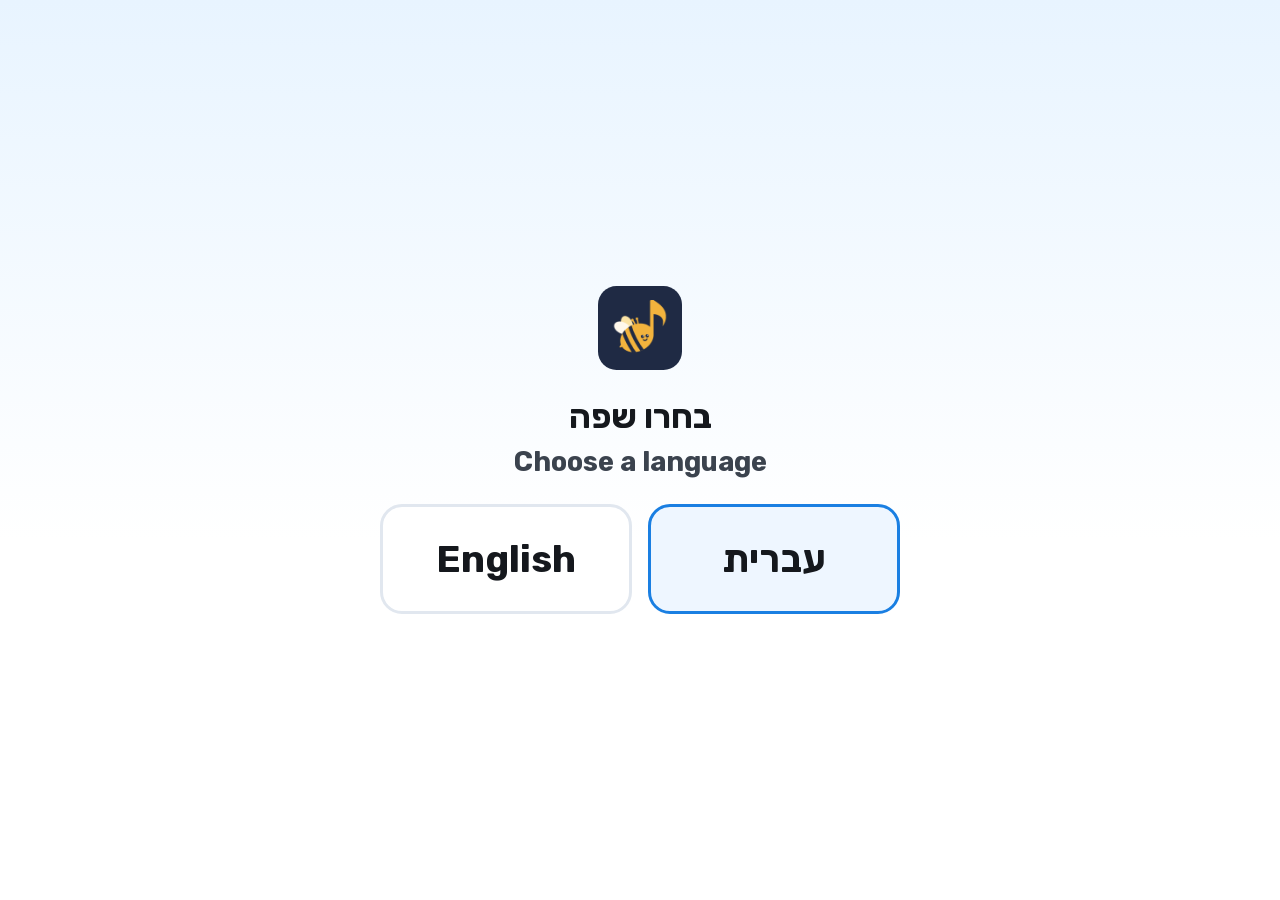
<file: horn-ladder.html>
<!doctype html>
<html lang="he" dir="rtl">
<head>
<meta charset="utf-8">
<meta name="viewport" content="width=device-width, initial-scale=1">
<title>Ladder · Tonebee</title>
<meta name="theme-color" content="#bfe4ff">
<meta name="apple-mobile-web-app-capable" content="yes">
<meta name="mobile-web-app-capable" content="yes">
<meta name="apple-mobile-web-app-title" content="Tonebee">
<link rel="manifest" href="manifest.json">
<link rel="icon" href="icons/favicon-32.png" sizes="32x32"><link rel="icon" href="icons/icon-192.png" sizes="192x192">
<link rel="apple-touch-icon" href="icons/apple-touch-icon.png">
<link rel="stylesheet" href="fonts/fonts.css">
<script>
  // Moving house: the old address (GitHub Pages) hands this device's settings to tonebee.app and sends the page there.
  (function () {
    var keep = /^(brass-|right-note-|ninja-|horn-ladder|breath$|buzz$|songs$|sound-game$)/;
    try {
      if (/github\.io$/.test(location.hostname) && navigator.onLine !== false) {   // offline, the old copy keeps working
        var d = {};
        for (var i = 0; i < localStorage.length; i++) { var k = localStorage.key(i); if (keep.test(k)) d[k] = localStorage.getItem(k); }
        var page = location.pathname.split("/").pop() || "index.html";
        location.replace("https://tonebee.app/" + page + location.search + "#move=" + encodeURIComponent(JSON.stringify(d)));
        return;
      }
      var m = location.hash.match(/^#move=(.*)$/);
      if (m) {
        var s = JSON.parse(decodeURIComponent(m[1]));
        // Only what this device doesn't have yet: an old home-screen icon opens with #move every time.
        for (var key in s) if (keep.test(key) && typeof s[key] === "string" && localStorage.getItem(key) === null) localStorage.setItem(key, s[key]);
        history.replaceState(null, "", location.pathname + location.search);
      }
      // A link straight to a game on a new device: language and instrument first (home), then back to the game.
      var here = location.pathname.split("/").pop();
      if (/^(balloon-breath|buzz-along|sound-game|right-note|horn-ladder|ninja|songs|note-names)\.html$/.test(here)
        && !localStorage.getItem("brass-inst") && !/[?&]test=/.test(location.search))
        location.replace("index.html?next=" + encodeURIComponent(here + location.search));
    } catch (_) {}
  })();
  // English pages lay out left to right from the first paint (the language block fills in the words).
  try { if (/[?&]lang=en/.test(location.search) || (!/[?&]lang=he/.test(location.search) && localStorage.getItem("brass-lang") === "en")) { document.documentElement.lang = "en"; document.documentElement.dir = "ltr"; } } catch (_) {}
</script>
<!-- instruments: edit in index.html only, then `node tests/sync-instruments.mjs` copies it to every page -->
<script>
/* ---------- Instruments: the one list every page reads ----------
   One entry per instrument, in the order of the setup screen. Notes are WRITTEN midi, what the child reads
   (60 = C4, 62 = D4, 64 = E4, 65 = F4, 67 = G4, 69 = A4, 71 = B4, 72 = C5); sounds play at CONCERT pitch
   (written = concert + toWritten).
   ready    false = on the setup screen as "coming soon"
   clef     "treble" | "bass"
   key      the written key of the songs ("C", "G", "Bb"…, see KEY_SIG): its key signature, and do (step 1 of every
            song) = the lowest note in `notes` with the key's name. Black keys are flats, except the key's own sharps.
   hz       [low, high] concert Hz the note games listen between: about 0.8 × the lowest note and 2 × the highest,
            so an overblown octave shows as a wrong note, not as the right one.
   notes    the notes the teacher can tick (Right Note's picker, shared with Note Ninja, Songs and the Ladder);
            keep them on or near the staff (treble: A3 to G5), where every game screen has room
   def      ticked on a new device
   open     notes with no valves (brass), marked "no fingers" in the picker
   samples  recordings in sounds/<id>/, named by CONCERT pitch with flats: cents off equal temperament (playback
            corrects it). A note more than 3 semitones from every recording plays a plain tone.
   games    the home tiles it shows; a link to any other game goes home
   Names are in index.html TEXT, pictures in icons/inst/<id>.png. Buzzing and the Ladder's open notes keep their
   brass-only numbers in their own pages. */
const INSTRUMENT_DATA = {
  trumpet: {
    ready: true, clef: "treble", toWritten: 2, key: "C", hz: [180, 1000],
    notes: [60, 62, 64, 65, 67, 69, 71, 72], def: [60, 62, 64, 65, 67], open: [60, 67, 72],
    samples: { Bb3: -10, C4: 16, D4: 13, Eb4: 3, F4: -3, G4: 11, A4: 7, Bb4: 8 },
    games: "ramzor breath buzz long right ladder ninja songs names clap"
  },
  trombone: {
    ready: true, clef: "bass", toWritten: 0, key: "Bb", hz: [80, 500],
    notes: [46, 48, 50, 51, 53, 55, 57, 58], def: [46, 48, 50, 51, 53], open: [46, 53, 58],
    samples: { Bb2: -5, C3: -7, D3: -16, Eb3: -24, F3: 2, G3: 1, A3: 1, Bb3: 10 },
    games: "ramzor breath buzz long right ladder ninja songs names clap"
  },
  horn: {
    ready: true, clef: "treble", toWritten: 7, key: "C", hz: [130, 800],
    notes: [60, 62, 64, 65, 67, 69, 71, 72, 76], def: [60, 62, 64, 65, 67], open: [60, 67, 72, 76],
    samples: { F2: -34, C3: 5, F3: 13, G3: 4, A3: -14, Bb3: 10, C4: -7, D4: 9, E4: 8, Eb4: 11, F4: 14, G4: 18, A4: 7, C5: 2 },
    games: "ramzor breath buzz long right ladder ninja songs names clap"
  },
  sax: {      // alto sax in E♭: written G = concert B♭, the band's first key
    ready: true, clef: "treble", toWritten: 9, key: "G", hz: [110, 900],
    notes: [62, 64, 65, 66, 67, 69, 71, 72, 74, 76, 77, 78, 79], def: [67, 69, 71, 72, 74], open: [],   // F♮ too: written C is the band's 2nd key
    samples: { F3: -11, G3: 0, A3: -2, Bb3: 1, C4: -3, D4: 0, Eb4: -9, F4: 14, G4: 19, A4: 10, Bb4: 15 },
    games: "ramzor breath long right ladder ninja songs names clap"
  },
  flute: {
    ready: true, clef: "treble", toWritten: 0, key: "Bb", hz: [200, 2400],
    notes: [65, 67, 69, 70, 72, 74, 75, 77, 79], def: [70, 72, 74, 75, 77], open: [],
    samples: { F4: 8, G4: 11, A4: 13, Bb4: 19, C5: 17, D5: 13, Eb5: 8, F5: 10, G5: 24, A5: 16, Bb5: 21 },
    games: "ramzor breath long right ladder ninja songs names clap"
  },
  clarinet: { // B♭ clarinet: written C = concert B♭
    ready: true, clef: "treble", toWritten: 2, key: "C", hz: [110, 1100],
    notes: [57, 59, 60, 62, 64, 65, 67, 69, 70, 71, 72], def: [60, 62, 64, 65, 67], open: [],   // low A B, throat B♭; B and C5 over the break
    samples: { Bb3: -5, C4: -3, D4: -10, Eb4: -4, F4: -2, G4: 0, A4: 1, Bb4: 1 },
    games: "ramzor breath long right ladder ninja songs names clap"
  },
  recorder: { // soprano recorder: sounds an octave above the written note; B A G first
    ready: true, clef: "treble", toWritten: -12, key: "G", hz: [400, 2400],
    notes: [62, 64, 65, 66, 67, 69, 71, 72, 74, 76], def: [67, 69, 71], open: [],   // F♮ and F♯; after B A G come C' and D'
    samples: { C5: 4, D5: 4, E5: 8, Gb5: -3, Ab5: 1, Bb5: 1, C6: 0, D6: 2, E6: 0 },
    games: "ramzor breath long right ladder ninja songs names clap"
  }
};
// Sharps (+) or flats (−) of each key.
const KEY_SIG = { C: 0, G: 1, D: 2, A: 3, F: -1, Bb: -2, Eb: -3 };
// Black keys this instrument reads as sharps (its key's own: F♯ in G); every other one is a flat.
const sharpsOf = id => [6, 1, 8, 3, 10].slice(0, Math.max(0, KEY_SIG[INSTRUMENT_DATA[id].key]));
// Do: the lowest note in `notes` with the key's name.
const doOf = id => { const I = INSTRUMENT_DATA[id], pc = ({ C: 0, D: 2, E: 4, F: 5, G: 7, A: 9, B: 11 }[I.key[0]] + (I.key[1] === "b" ? 11 : 0)) % 12; return I.notes.find(n => n % 12 === pc); };
// Every game's file and its id (the home tiles; the ids in `games`).
const GAME_OF = { "ramzor.html": "ramzor", "balloon-breath.html": "breath", "buzz-along.html": "buzz", "sound-game.html": "long",
  "right-note.html": "right", "horn-ladder.html": "ladder", "ninja.html": "ninja", "songs.html": "songs", "note-names.html": "names", "clap-along.html": "clap" };
const playsGame = (id, game) => !!INSTRUMENT_DATA[id] && INSTRUMENT_DATA[id].games.split(" ").includes(game);
// A link to a game this device's instrument doesn't play (from another class) goes home.
(function () {
  try {
    var game = GAME_OF[location.pathname.split("/").pop()], id = localStorage.getItem("brass-inst");
    if (game && INSTRUMENT_DATA[id] && !playsGame(id, game) && !/[?&]test=/.test(location.search)) location.replace("index.html");
  } catch (_) {}
})();
</script>
<!-- /instruments -->
<style>
  :root {
    --ink: #15181d;
    --ink-2: #3b434e;
    --muted: #56616f;
    --line: rgba(21, 24, 29, .14);
    --panel: rgba(255, 255, 255, .92);
    --go: #1b8f58;
    --accent: #1a7fe2;
    --display: "Rubik", "Lexend", "Arial Hebrew", "Segoe UI", system-ui, sans-serif;
    color-scheme: light;
    font-synthesis: none;
  }
  * { box-sizing: border-box; }
  html, body { height: 100%; }
  body { margin: 0; font-family: var(--display); color: var(--ink); background: linear-gradient(180deg, #bfe4ff 0%, #e8f4ff 55%, #fff4e3 100%) fixed; overflow: hidden; }
  button { font: inherit; color: inherit; }
  :focus-visible { outline: none; box-shadow: 0 0 0 3px #fff, 0 0 0 6px var(--accent); border-radius: 12px; }

  .app { height: 100%; display: grid; grid-template-rows: auto 1fr auto; }

  .console { display: flex; flex-wrap: wrap; align-items: center; gap: 8px 16px; padding: 8px clamp(12px, 3vw, 28px); border-bottom: 1px solid var(--line); color: var(--muted); font-size: 14px; }
  .console a { color: var(--muted); text-decoration: none; }
  .spacer { margin-inline-start: auto; }
  .seg { display: inline-flex; flex-wrap: wrap; background: var(--panel); border-radius: 22px; padding: 3px; gap: 2px; }
  .seg-btn { border: 0; background: transparent; min-height: 40px; padding: 0 16px; border-radius: 999px; cursor: pointer; color: var(--muted); font-weight: 500; }
  .seg-btn[aria-pressed="true"] { background: #fff; color: var(--ink); box-shadow: 0 1px 3px rgba(21, 24, 29, .18); }
  .icon-btn { background: var(--panel); border: 1px solid var(--line); border-radius: 12px; min-height: 44px; min-width: 44px; padding: 0 12px; cursor: pointer; }
  .mic-dot { width: 12px; height: 12px; border-radius: 50%; background: #c3ccd8; display: inline-block; vertical-align: -1px; }
  .mic-dot.on { background: var(--go); }

  .stage { position: relative; min-height: 0; padding: 1vh clamp(8px, 2vw, 24px) 0; overflow: hidden; }
  .scene { width: 100%; height: 100%; display: block; direction: ltr; touch-action: manipulation; overflow: visible; }
  .rung-hit { cursor: pointer; }

  .overlay { position: absolute; inset: 0; display: grid; place-items: center; background: rgba(255, 255, 255, .84); text-align: center; padding: 4vh 6vw; }
  .overlay[hidden] { display: none; }
  .overlay p { margin: 0 0 2vh; font-size: clamp(18px, 3.2vh, 30px); font-weight: 500; max-width: 24ch; line-height: 1.5; }
  .big-btn { background: var(--accent); color: #fff; border: 0; border-radius: 999px; font-weight: 700; font-size: clamp(22px, 4vh, 40px); padding: .6em 1.6em; cursor: pointer; min-height: 56px; }

  /* Settings */
  .sheet { position: absolute; inset: 0; background: rgba(255, 255, 255, .97); overflow: auto; padding: 2vh clamp(16px, 4vw, 48px) 4vh; }
  .sheet[hidden] { display: none; }
  .sheet h2 { font-size: clamp(20px, 3vh, 30px); margin: 2vh 0 1vh; font-weight: 700; }
  .notes { display: flex; flex-wrap: wrap; gap: 10px; }
  .note-chip { min-width: 84px; min-height: 60px; border-radius: 16px; border: 3px solid var(--line); background: #fff; font-size: clamp(18px, 2.6vh, 26px); font-weight: 700; cursor: pointer; }
  .note-chip[aria-pressed="true"] { border-color: var(--accent); background: #e8f2fe; color: #0f4f96; }
  .note-chip[disabled] { opacity: .35; cursor: default; }
  .row { display: flex; flex-wrap: wrap; align-items: center; gap: 10px 18px; margin: 1vh 0; }
  .row > span:first-child { min-width: 9ch; color: var(--muted); }
  .done-btn { background: var(--go); color: #fff; border: 0; border-radius: 999px; font-weight: 700; font-size: clamp(18px, 2.6vh, 26px); padding: .55em 1.8em; cursor: pointer; min-height: 52px; margin-top: 2vh; }

  .diag { position: absolute; inset-inline-end: 10px; bottom: 10px; background: rgba(13, 17, 23, .85); color: #d7e4f5; font-size: 13px; line-height: 1.6; padding: 8px 12px; border-radius: 10px; white-space: pre; font-variant-numeric: tabular-nums; }
  .diag[hidden] { display: none; }

  .transport { display: flex; flex-wrap: wrap; align-items: center; gap: 10px 16px; padding: 8px clamp(12px, 3vw, 28px) 12px; border-top: 1px solid var(--line); color: var(--muted); font-size: 14px; }
  .bananas { font-size: 22px; letter-spacing: 2px; }
  kbd { font-size: 12px; border: 1px solid var(--line); border-bottom-width: 2px; border-radius: 5px; padding: 1px 6px; }

  @media (prefers-reduced-motion: reduce) { * { animation: none !important; } }
  /* Pause: the whole screen freezes behind one big symbol. */
  .pause { position: fixed; inset: 0; z-index: 1000; display: grid; place-items: center; background: rgba(255, 255, 255, .8); cursor: pointer; }
  .pause[hidden] { display: none; }
  .pause-box { text-align: center; }
  .pause-icon { font-size: clamp(80px, 22vh, 220px); line-height: 1; color: #1a7fe2; }
  .resume-btn { margin-top: 2vh; background: #1a7fe2; color: #fff; border: 0; border-radius: 999px; font: inherit; font-weight: 700; font-size: clamp(22px, 4vh, 40px); padding: .5em 1.4em; cursor: pointer; min-height: 56px; }
  .pause-stop { display: block; margin: 2.5vh auto 0; background: none; border: 0; font: inherit; font-size: clamp(16px, 2.6vh, 24px); color: #56616f; text-decoration: underline; cursor: pointer; min-height: 44px; }
  .seg[hidden] { display: none; }
  /* Touch screens have no keyboard: no key hints. */
  @media (hover: none) and (pointer: coarse) { .keys { display: none; } }
  /* Shortcuts live in the pause box (Esc), not on the game screen. */
  .transport .keys { display: none; }
  .pause-keys { margin: 22px auto 0; max-width: 40em; font-size: 15px; color: #66707d; line-height: 2.1; }
  @media (hover: none) and (pointer: coarse) { .pause-keys { display: none; } }
  #overlayText:empty { display: none; }
  .mic-help { margin: 0 auto 2vh; max-width: 30ch; text-align: start; font-size: clamp(16px, 2.6vh, 24px); line-height: 1.45; }
  .mic-help[hidden], .mic-ask[hidden] { display: none; }
  .mic-help ol { margin: .3em 0; padding-inline-start: 1.3em; }
  .mic-help li { margin: .25em 0; }
  .overlay .mic-help p { margin: 0; max-width: none; font-size: 1em; line-height: 1.45; }
  .overlay .mic-help .mic-how { font-weight: 700; }
  .mic-help .mic-settings { display: block; margin: .5em 0 0; padding: .35em 1em; font: inherit; font-weight: 700; color: inherit;
    background: none; border: 2px solid currentColor; border-radius: 999px; cursor: pointer; }
  .mic-help .mic-settings[hidden] { display: none; }
  .overlay .mic-help .mic-parent { margin-top: .7em; font-size: .85em; opacity: .75; }
  .overlay p.mic-ask { margin: 1.5vh auto 0; font-size: clamp(14px, 2.2vh, 20px); opacity: .8; }
  /* Phone upright: the picture is drawn wide, so suggest turning the phone. */
  .turn { display: none; }
  @media (orientation: portrait) and (max-width: 600px) { .overlay .turn { display: block; margin: 22px 0 0; font-size: 16px; font-weight: 500; opacity: .75; } }
  /* Phones: one compact top bar; the way home is the app's icon. */
  .home-icon { display: none; }
  @media (max-width: 600px) {
    /* Upright phone: the way home and the icons on the first line, the choices (levels, modes) centred on a line of
       their own below, instead of wrapping wherever they happen to run out of room (two and three ragged rows). */
    .console:has(> .seg)::after { content: ""; order: 1; flex-basis: 100%; height: 0; }
    .console > .seg { order: 2; }
    .console > .seg:first-of-type { margin-inline-start: auto; }
    .console > .seg:last-of-type { margin-inline-end: auto; }
    .console { gap: 6px 8px; padding: 6px 10px; }
    .home { display: inline-flex; align-items: center; gap: 4px; min-height: 40px; font-size: 20px; }
    .home-word { display: none; }
    .home-icon { display: block; width: 30px; height: 30px; border-radius: 22%; }
    .icon-btn { min-width: 40px; min-height: 40px; padding: 0 8px; }
    .seg-btn { padding: 0 10px; }
  }
  @media (max-width: 400px) { #fullscreen { display: none; } }   /* the smallest phones: no room, and iPhones can't anyway */
  @media (max-width: 400px), (max-height: 500px) { .console { column-gap: 8px; padding-inline: 8px; } .seg-btn { font-size: 13px; padding: 0 6px; } }   /* English choices are wider */

  /* The cover: how to play without words (first visit, or "?"), then one button. */
  .cover { display: grid; justify-items: center; gap: 2.4vh; }
  .cover-btns { display: flex; align-items: center; gap: 14px; }
  .help-btn { width: 56px; height: 56px; border-radius: 50%; border: 2px solid var(--line, #e1e7ef); background: #fff; font: inherit; font-size: 26px; font-weight: 700; color: var(--muted, #66707d); cursor: pointer; }
  .help-btn:hover { border-color: var(--accent, #1a7fe2); color: var(--accent, #1a7fe2); }
  .demo { width: min(560px, 76vw); height: auto; max-height: 52vh; border-radius: 22px; box-shadow: 0 12px 34px rgba(31, 42, 68, .16); }
  .demo[hidden] { display: none; }
  .demo { direction: ltr; }   /* laid out like the game itself, which never mirrors with the language */
  .d-waves path { animation: dPulse .5s infinite alternate; }
  .d-w2 { animation-delay: .17s !important; } .d-w3 { animation-delay: .34s !important; }
  @keyframes dPulse { from { opacity: .25; } to { opacity: 1; } }
  @media (prefers-reduced-motion: reduce) { .demo * { animation: none !important; } }

  .d-monkey { transform: translateY(232px); animation: dClimb 5s infinite; }
  .d-waves { animation: dSteps 5s infinite; }
  .d-banana { transform-box: fill-box; transform-origin: center; animation: dBanana 5s infinite; }
  @keyframes dClimb { 0%, 10% { transform: translateY(232px); } 18%, 28% { transform: translateY(174px); } 36%, 46% { transform: translateY(114px); } 54%, 88% { transform: translateY(56px); } 100% { transform: translateY(232px); } }
  @keyframes dSteps { 0%, 9% { opacity: 0; } 11%, 17% { opacity: 1; } 21%, 27% { opacity: 0; } 29%, 35% { opacity: 1; } 39%, 45% { opacity: 0; } 47%, 53% { opacity: 1; } 57%, 100% { opacity: 0; } }
  @keyframes dBanana { 0%, 56% { transform: scale(1); opacity: 1; } 64% { transform: scale(1.5) rotate(-20deg); opacity: 1; } 72%, 94% { transform: scale(0); opacity: 0; } 100% { transform: scale(1); opacity: 1; } }

  /* Upright phone: a wordless hint to turn sideways (a phone that tips over and back), no sentence. */
  .turn.turn-hint { width: 46px; max-width: none; height: 46px; margin-inline: auto; padding: 0; border: 0; border-radius: 0; background: center / contain no-repeat url("data:image/svg+xml,%3Csvg xmlns='http://www.w3.org/2000/svg' viewBox='0 0 48 48'%3E%3Crect x='15' y='6' width='18' height='36' rx='4' fill='none' stroke='%231f2a44' stroke-width='3'/%3E%3Ccircle cx='24' cy='37' r='1.8' fill='%231f2a44'/%3E%3C/svg%3E"); font-size: 0; color: transparent; opacity: .65; animation: tipPhone 2.6s ease-in-out infinite; }
  @keyframes tipPhone { 0%, 25% { transform: rotate(0); } 50%, 75% { transform: rotate(-90deg); } 100% { transform: rotate(0); } }
  @media (prefers-reduced-motion: reduce) { .turn.turn-hint { animation: none; transform: rotate(-90deg); } }

  /* Brand (2026-10-26): the main action buttons are honey with navy text and a pressable bottom edge, like the logo's bee;
     blue stays only where it means something in the game (the note you play, the hold ring). Selected options stay neutral. */
  .big-btn, .resume-btn, .cover-play, .play-btn:not(.stop), .empty button, .btn.primary {
    background: #f2b33d !important; color: #1f2a44 !important; box-shadow: 0 4px 0 #c98f22; }
  .big-btn:hover, .resume-btn:hover, .cover-play:hover, .play-btn:not(.stop):hover, .empty button:hover, .btn.primary:hover {
    background: #f6c055 !important; filter: none; }
  .big-btn:active, .resume-btn:active, .cover-play:active, .play-btn:not(.stop):active, .empty button:active, .btn.primary:active {
    transform: translateY(3px); box-shadow: 0 1px 0 #c98f22; }
  .pause-icon { color: #1f2a44; }
  .lvl[aria-pressed="true"] { background: #1f2a44 !important; border-color: #1f2a44 !important; color: #fff8ec !important; }
</style>
<script>
  // Analytics (PostHog): anonymous counts only: which pages open, from whose teacher link, "tell me when" taps, script errors.
  // No cookies, names, recordings, autocapture or heatmaps. Off on localhost (?ph=1 turns it on) and in ?test= mode;
  // offline it quietly does nothing. Teacher link: tonebee.app/?t=<name> remembers <name> on this device as `ref`.
  // ?me=1 once on the founder's own devices marks their visits internal (PostHog's test-account filter hides them).
  // tbTrack(event, props) is safe to call from any page, with or without analytics.
  window.tbTrack = function (event, props, opts) { try { if (window.posthog && posthog.capture) posthog.capture(event, props, opts); } catch (_) {} };
  (function () {
    try {
      var q = new URLSearchParams(location.search), ls = window.localStorage;
      if (q.get("t")) ls.setItem("brass-ref", q.get("t").slice(0, 40).toLowerCase());
      if (q.get("me") === "1") ls.setItem("brass-me", "1");
      if (q.has("test") || (/^(localhost|127\.0\.0\.1|\[::1\])$/.test(location.hostname) && q.get("ph") !== "1")) return;
      !function(t,e){var o,n,p,r;e.__SV||(window.posthog=e,e._i=[],e.init=function(i,s,a){function g(t,e){var o=e.split(".");2==o.length&&(t=t[o[0]],e=o[1]),t[e]=function(){t.push([e].concat(Array.prototype.slice.call(arguments,0)))}}(p=t.createElement("script")).type="text/javascript",p.crossOrigin="anonymous",p.async=!0,p.src=s.api_host.replace(".i.posthog.com","-assets.i.posthog.com")+"/static/array.js",(r=t.getElementsByTagName("script")[0]).parentNode.insertBefore(p,r);var u=e;for(void 0!==a?u=e[a]=[]:a="posthog",u.people=u.people||[],Object.defineProperty(u,"toString",{configurable:!0,enumerable:!0,writable:!0,value:function(t){var e="posthog";return"posthog"!==a&&(e+="."+a),t||(e+=" (stub)"),e}}),Object.defineProperty(u.people,"toString",{configurable:!0,enumerable:!0,writable:!0,value:function(){return u.toString(1)+".people (stub)"}}),o="init capture register register_once register_for_session unregister unregister_for_session getFeatureFlag getFeatureFlagResult isFeatureEnabled reloadFeatureFlags updateEarlyAccessFeatureEnrollment getEarlyAccessFeatures on onFeatureFlags onSessionId getSurveys getActiveMatchingSurveys renderSurvey canRenderSurvey getNextSurveyStep identify setPersonProperties group resetGroups setPersonPropertiesForFlags resetPersonPropertiesForFlags setGroupPropertiesForFlags resetGroupPropertiesForFlags reset get_distinct_id getGroups get_session_id get_session_replay_url alias set_config startSessionRecording stopSessionRecording sessionRecordingStarted captureException loadToolbar get_property getSessionProperty createPersonProfile opt_in_capturing opt_out_capturing has_opted_in_capturing has_opted_out_capturing clear_opt_in_out_capturing debug".split(" "),n=0;n<o.length;n++)g(u,o[n]);e._i.push([i,s,a])},e.__SV=1)}(document,window.posthog||[]);
      posthog.init("phc_qT52WGA8rWLi0ZPFQHfUqE2KaO0gYCXDEml6THivdXr", {
        api_host: "https://us.i.posthog.com", defaults: "2026-08-30",
        persistence: "localStorage", person_profiles: "identified_only", advanced_disable_flags: true,
        autocapture: false, capture_pageview: false, capture_pageleave: false, capture_dead_clicks: false, rageclick: false,
        capture_heatmaps: false, capture_performance: false, disable_session_recording: true, disable_surveys: true,
        mask_all_text: true, capture_exceptions: true
      });
      var page = location.pathname.split("/").pop() || "index.html";
      posthog.register({
        app: "tonebee", page: page.replace(/\.html$/, ""), ref: ls.getItem("brass-ref") || "none",
        inst: ls.getItem("brass-inst") || "none", lang: ls.getItem("brass-lang") || "none",
        installed: !!(matchMedia("(display-mode: standalone)").matches || navigator.standalone)
      });
      if (ls.getItem("brass-me")) posthog.register({ is_internal: true });
      posthog.capture("$pageview");
    } catch (_) {}
  })();
</script>
</head>
<body>
<div class="app">
  <header class="console">
    <a class="home" href="index.html" aria-label="Tonebee" data-t-aria="brand">‹<img class="home-icon" src="icons/icon-192.png" alt=""><span class="home-word"> <span data-t="brand">Tonebee</span></span></a>
    <div class="seg" id="kindSeg" role="group" data-t-aria="kind">
      <button id="kindScale" class="seg-btn" aria-pressed="false" data-t-title="kindScaleTip" data-t="kindScale"></button>
      <button id="kindOpen" class="seg-btn" aria-pressed="true" data-t-title="kindOpenTip" data-t="kindOpen"></button>
    </div>
    <div class="seg" role="group" data-t-aria="mode">
      <button id="modeExplore" class="seg-btn" aria-pressed="true" data-t="explore"></button>
      <button id="modeAim" class="seg-btn" aria-pressed="false" data-t="aim"></button>
    </div>
    <span class="spacer"></span>
    <span><span class="mic-dot" id="micDot"></span> <span id="micText" data-t="mic"></span></span>
    <button id="tone" class="icon-btn" data-t-title="hear">🔊</button>
    <button id="settings" class="icon-btn" data-t-title="settings">⚙</button>
    <button id="pauseBtn" class="icon-btn" data-t-title="pause">⏸</button>
    <button id="fullscreen" class="icon-btn" data-t-title="fullscreen">⛶</button>
  </header>

  <main class="stage" id="stage">
    <svg class="scene" id="scene" viewBox="0 0 1000 620" preserveAspectRatio="xMidYMid meet" role="img" data-t-aria="scene"></svg>

    <div class="overlay" id="overlay">
      <div class="cover">
        <svg class="demo" id="demo" viewBox="0 0 480 300" aria-hidden="true" hidden>
          <defs><clipPath id="dClip"><rect width="480" height="300" rx="22"/></clipPath></defs>
          <g clip-path="url(#dClip)">
            <rect width="480" height="300" fill="#fff7ea"/>
            <rect y="270" width="480" height="30" fill="#c7e6a8"/>
            <g stroke-linecap="round"><line x1="310" x2="310" y1="40" y2="282" stroke="#9a6a35" stroke-width="8"/><line x1="410" x2="410" y1="40" y2="282" stroke="#9a6a35" stroke-width="8"/>
              <g stroke="#c58b4a" stroke-width="7"><line x1="310" x2="410" y1="80" y2="80"/><line x1="310" x2="410" y1="140" y2="140"/><line x1="310" x2="410" y1="200" y2="200"/><line x1="310" x2="410" y1="258" y2="258"/></g></g>
            <g class="d-banana"><image href="icons/sprites/banana.webp" x="244" y="44" width="56" height="36"/></g>
            <g class="d-monkey"><g transform="translate(360 0)">
              <path d="M -16 -2 L -30 -26 M 16 -2 L 30 -26" stroke="#a35a37" stroke-width="8" stroke-linecap="round"/>
              <image href="icons/sprites/monkey-head.webp" x="-32" y="-22" width="64" height="44"/></g></g>
            <g class="d-player">
              <image class="d-inst" href="icons/inst/trumpet.png" x="34" y="160" width="96" height="96"/>
              <g class="d-waves" fill="none" stroke="#1f2a44" stroke-width="5" stroke-linecap="round">
                <path class="d-w1" d="M 142 196 q 10 12 0 24"/><path class="d-w2" d="M 156 188 q 16 20 0 40"/><path class="d-w3" d="M 170 180 q 22 28 0 56"/>
              </g>
            </g>
          </g>
        </svg>
        <p id="overlayText" data-t="startPrompt"></p>
        <div class="mic-help" id="micHelp" hidden><p class="mic-how" data-t="micHow"></p><ol id="micSteps"></ol><button class="mic-settings" id="micSettings" data-t="openSettings" hidden></button><p class="mic-parent" data-t="helpParent"></p></div>
        <div class="cover-btns">
          <button class="big-btn" id="startBtn" data-t="start"></button>
          <button class="help-btn" id="helpBtn" data-t-title="howTo" data-t-aria="howTo">?</button>
        </div>
        <p class="mic-ask" id="micAsk" data-t="micAsk" hidden></p>
        <p class="turn turn-hint" role="img" data-t-aria="turn"></p>
      </div>
    </div>

    <section class="sheet" id="sheet" hidden data-t-aria="settingsLabel">
      <h2 data-t="ladder"></h2>
      <div id="openRows">
        <div class="row"><span data-t="lowest"></span><div class="seg" role="group" id="loSeg"></div></div>
        <div class="row"><span data-t="highest"></span><div class="seg" role="group" id="hiSeg"></div></div>
      </div>
      <div id="scaleRows"><p data-t="classNotes"></p><div class="notes" id="scaleChips"></div></div>
      <h2 data-t="bananaRungs"></h2>
      <div class="notes" id="targetChips"></div>
      <h2 data-t="settingsLabel"></h2>
      <div class="row"><span data-t="noteName"></span>
        <div class="seg" role="group"><button class="seg-btn" id="namesOn" data-t="show"></button><button class="seg-btn" id="namesOff" data-t="hide"></button></div>
        <div class="seg" role="group" id="styleSeg"><button class="seg-btn" id="styleSol">דו רה מי</button><button class="seg-btn" id="styleAbc">C D E</button></div>
      </div>
      <div class="row"><span data-t="arrow"></span>
        <div class="seg" role="group"><button class="seg-btn" id="arrowOn" data-t="show"></button><button class="seg-btn" id="arrowOff" data-t="hide"></button></div>
      </div>
      <div class="row"><span data-t="hold"></span><div class="seg" role="group" id="holdSeg"></div></div>
      <div class="row"><span data-t="tol"></span>
        <div class="seg" role="group"><button class="seg-btn" id="tolWide" data-t="wide"></button><button class="seg-btn" id="tolNormal" data-t="normal"></button><button class="seg-btn" id="tolTight" data-t="tight"></button></div>
      </div>
      <div class="row"><span data-t="order"></span>
        <div class="seg" role="group"><button class="seg-btn" id="ordRandom" data-t="random"></button><button class="seg-btn" id="ordSeq" data-t="inOrder"></button></div>
      </div>
      <div class="row"><span data-t="ref"></span>
        <div class="seg" role="group"><button class="seg-btn" id="refOn" data-t="refEach"></button><button class="seg-btn" id="refOff" data-t="refTap"></button></div>
      </div>
      <div class="row"><span data-t="volume"></span><div class="seg" role="group" id="volSeg"></div></div>
      <button class="done-btn" id="sheetDone" data-t="close"></button>
    </section>

    <div class="diag" id="diag" hidden></div>
  </main>

  <footer class="transport">
    <span class="bananas" id="bananas"></span>
    <span class="spacer"></span>
    <span class="keys" data-t-html="keys"></span>
  </footer>
</div>
<div class="pause" id="pauseBox" hidden><div class="pause-box"><div class="pause-icon">⏸</div><button class="resume-btn" id="resumeBtn" data-t="resume"></button><p class="pause-keys" data-t-html="keys"></p></div></div>
<script>
"use strict";

/* ---------- Language ----------
   Hebrew or English, chosen on the home screen (`brass-lang`; ?lang=en|he for a link). Never mixed: every
   word on screen comes from TEXT (elements carry data-t / data-t-html / data-t-title / data-t-aria), and
   English names notes by letter (C D E, B♭). COMMON holds what every page says (microphone, pause, buttons). */
const LANG = (() => {
  try {
    const q = new URLSearchParams(location.search).get("lang");
    if (q === "en" || q === "he") return q;
    return localStorage.getItem("brass-lang") === "en" ? "en" : "he";
  } catch (_) { return "he"; }
})();
const COMMON = {
  he: {
    listening: "מקשיבים", noMicSound: "אין קול מהמיקרופון", muted: "מושתק", tapScreen: "לגעת במסך", noMic: "ללא מיקרופון",
    mic: "מיקרופון", test: "בדיקה", start: "▶ מנגנים", tryAgain: "מנסים שוב", startPrompt: "",
    keepListening: "עצרנו לרגע", onlyOnline: "המיקרופון עובד רק באתר tonebee.app",
    micNotFound: "לא נמצא מיקרופון", micBusy: "המיקרופון תפוס באפליקציה אחרת",
    micFailed: "לא הצלחנו לפתוח את המיקרופון", micGone: "המיקרופון נותק",
    micBlocked: "המיקרופון חסום", micAsk: "מאשרים מיקרופון ומתחילים", micHow: "איך פותחים:",
    helpAndroid: ["לוחצים על הסמל שליד הכתובת", "הרשאות ← מיקרופון ← מפעילים"],
    helpAndroidApp: ["פותחים את tonebee.app ב־Chrome", "לוחצים על הסמל שליד הכתובת", "הרשאות ← מיקרופון ← מפעילים", "חוזרים לטונבי"],
    helpAndroidSystem: ["הגדרות הטלפון ← אפליקציות ← Chrome", "הרשאות ← מיקרופון ← מאפשרים"],
    helpQuick: ["מושכים את המסך מלמעלה למטה", "גישה למיקרופון ← מפעילים"],
    helpInApp: ["⋯ למעלה ← פתיחה בדפדפן", "בדפדפן לוחצים שוב ▶"],
    helpSamsung: ["☰ ← הגדרות ← אתרים והורדות", "הרשאות אתרים ← מיקרופון ← tonebee.app ← מאפשרים"],
    helpIos: ["הגדרות ← יישומים ← Safari", "מיקרופון ← אפשר", "סוגרים את Safari ופותחים מחדש"],
    helpIosApp: ["הגדרות ← יישומים ← Safari", "מיקרופון ← אפשר", "סוגרים את טונבי ופותחים מחדש"],
    helpDesktop: ["לוחצים על הסמל שליד הכתובת", "מיקרופון ← מאפשרים"],
    helpNativeIos: ["לוחצים על ״פתיחת הגדרות״", "מיקרופון ← מפעילים", "חוזרים לטונבי"],
    helpNativeAndroid: ["לוחצים על ״פתיחת הגדרות״", "הרשאות ← מיקרופון ← מאפשרים", "חוזרים לטונבי"],
    openSettings: "פתיחת הגדרות",
    helpParent: "לא נפתח? מבקשים מהורה לאשר (Family Link / זמן מסך)",
    pause: "השהיה (Esc)", resume: "▶ ממשיכים", stop: "■ עצירה", fullscreen: "מסך מלא (F)", home: "‹ טונבי", brand: "טונבי",
    trumpet: "חצוצרה", trombone: "טרומבון", horn: "קרן", instrument: "כלי",
    diagTitle: "בדיקת מיקרופון (D)", diagAudio: "אודיו", diagMic: "מיקרופון", diagLevel: "רמה", diagVolume: "עוצמה",
    diagPitch: "צליל", diagCents: "דיוק", diagFloor: "רצפה", moving: "זז", still: "עומד", sound: "צליל", quiet: "שקט", turn: "מסובבים את הטלפון לרוחב"
  },
  en: {
    listening: "Listening", noMicSound: "No sound from the mic", muted: "Muted", tapScreen: "Tap the screen", noMic: "No microphone",
    mic: "Microphone", test: "Test", start: "▶ Play", tryAgain: "Try again", startPrompt: "",
    keepListening: "Paused", onlyOnline: "The microphone only works on tonebee.app",
    micNotFound: "No microphone found", micBusy: "Another app is using the microphone",
    micFailed: "Couldn't open the microphone", micGone: "The microphone was disconnected",
    micBlocked: "Microphone is blocked", micAsk: "Tap Allow so we can hear you", micHow: "How to fix:",
    helpAndroid: ["Tap the icon next to the address", "Permissions → Microphone → On"],
    helpAndroidApp: ["Open tonebee.app in Chrome", "Tap the icon next to the address", "Permissions → Microphone → On", "Come back to Tonebee"],
    helpAndroidSystem: ["Phone Settings → Apps → Chrome", "Permissions → Microphone → Allow"],
    helpQuick: ["Swipe down from top of screen", "Microphone access → Turn on"],
    helpInApp: ["Tap ⋯ → Open in browser", "Tap ▶ again"],
    helpSamsung: ["☰ → Settings → Sites and downloads", "Site permissions → Microphone → tonebee.app → Allow"],
    helpIos: ["Settings → Apps → Safari", "Microphone → Allow", "Close Safari and reopen"],
    helpIosApp: ["Settings → Apps → Safari", "Microphone → Allow", "Close Tonebee and reopen"],
    helpDesktop: ["Click the icon next to the address", "Microphone → Allow"],
    helpNativeIos: ["Tap “Open Settings”", "Microphone → Turn on", "Come back to Tonebee"],
    helpNativeAndroid: ["Tap “Open Settings”", "Permissions → Microphone → Allow", "Come back to Tonebee"],
    openSettings: "Open Settings",
    helpParent: "Still blocked? Ask a parent to allow it (Family Link / Screen Time)",
    pause: "Pause (Esc)", resume: "▶ Continue", stop: "■ Stop", fullscreen: "Full screen (F)", home: "‹ Tonebee", brand: "Tonebee",
    trumpet: "Trumpet", trombone: "Trombone", horn: "Horn", instrument: "Instrument",
    diagTitle: "Microphone check (D)", diagAudio: "Audio", diagMic: "Mic", diagLevel: "Level", diagVolume: "Volume",
    diagPitch: "Pitch", diagCents: "Cents", diagFloor: "Floor", moving: "running", still: "stopped", sound: "sound", quiet: "quiet", turn: "Turn your phone sideways"
  }
};
const T = (key, ...args) => {
  const v = (TEXT[LANG] && TEXT[LANG][key]) ?? COMMON[LANG][key] ?? (TEXT.he && TEXT.he[key]) ?? COMMON.he[key] ?? key;
  return typeof v === "function" ? v(...args) : v;
};
function applyText() {
  const root = document.documentElement;
  root.lang = LANG;
  root.dir = LANG === "he" ? "rtl" : "ltr";
  document.querySelectorAll("[data-t]").forEach(n => { n.textContent = T(n.dataset.t); });
  document.querySelectorAll("[data-t-html]").forEach(n => { n.innerHTML = T(n.dataset.tHtml); });
  document.querySelectorAll("[data-t-title]").forEach(n => { n.title = T(n.dataset.tTitle); });
  document.querySelectorAll("[data-t-aria]").forEach(n => { n.setAttribute("aria-label", T(n.dataset.tAria)); });
  if (TEXT[LANG] && TEXT[LANG].pageTitle) document.title = T("pageTitle");
}
const TEXT = {
  he: {
    howTo: "איך משחקים", pageTitle: "סולם · טונבי", kind: "סוג הסולם", kindScale: "דו רה מי", kindOpen: "פתוחים",
    kindScaleTip: "הצלילים שהכיתה מכירה", kindOpenTip: "צלילים פתוחים, בלי אצבעות", mode: "מצב", explore: "חופשי", aim: "🍌 בננה",
    hear: "לשמוע את הצליל (T)", settings: "הגדרות (S)", scene: "סולם הצלילים", settingsLabel: "הגדרות", ladder: "הסולם",
    lowest: "שלב תחתון", highest: "שלב עליון", classNotes: "הצלילים שהכיתה מכירה (משותף עם צליל נכון, נינג'ה ושירים):",
    bananaRungs: "על אילו שלבים תופיע בננה?", noteName: "שם הצליל", show: "מראים", hide: "מסתירים", arrow: "חץ עזר", hold: "החזקה",
    tol: "דיוק", wide: "רחב", normal: "רגיל", tight: "מדויק", order: "סדר", random: "אקראי", inOrder: "לפי הסדר",
    ref: "משמיעים", refEach: "לפני כל בננה", refTap: "רק בלחיצה", volume: "עוצמה", close: "סגירה",
    volLabels: { soft: "שקט", mid: "בינוני", loud: "חזק" }, diagRung: "שלב", diagOff: "סטייה",
    keys: "<kbd>Space</kbd> תור חדש · <kbd>↑</kbd><kbd>↓</kbd> בננה · <kbd>M</kbd> מצב · <kbd>T</kbd> להשמיע · <kbd>S</kbd> הגדרות · <kbd>R</kbd> כיול · <kbd>D</kbd> בדיקת מיקרופון"
  },
  en: {
    howTo: "How to play", pageTitle: "Ladder · Tonebee", kind: "Ladder", kindScale: "Step by step", kindOpen: "Open notes",
    kindScaleTip: "The notes the class knows", kindOpenTip: "Open notes, no valves", mode: "Mode", explore: "Explore", aim: "🍌 Banana",
    hear: "Hear the note (T)", settings: "Settings (S)", scene: "The note ladder", settingsLabel: "Settings", ladder: "The ladder",
    lowest: "Lowest rung", highest: "Highest rung", classNotes: "The notes the class knows (shared with Right Note, Note Ninja and Songs):",
    bananaRungs: "Which rungs get a banana?", noteName: "Note name", show: "Show", hide: "Hide", arrow: "Helper arrow", hold: "Hold",
    tol: "Accuracy", wide: "Wide", normal: "Normal", tight: "Tight", order: "Order", random: "Random", inOrder: "In order",
    ref: "Play the note", refEach: "Before each banana", refTap: "Only on tap", volume: "Volume", close: "Close",
    volLabels: { soft: "Soft", mid: "Medium", loud: "Loud" }, diagRung: "Rung", diagOff: "Off by",
    keys: "<kbd>Space</kbd> new turn · <kbd>↑</kbd><kbd>↓</kbd> banana · <kbd>M</kbd> mode · <kbd>T</kbd> play it · <kbd>S</kbd> settings · <kbd>R</kbd> recalibrate · <kbd>D</kbd> mic check"
  }
};
applyText();

/* ---------- Pause ----------
   Esc or ⏸ freezes the game: the page's clock (performance.now and animation frames) stands still and the
   audio engine is suspended, so timers, counts and scheduled sounds all wait. Esc, Space or a tap resumes. */
let paused = false, pausedAt = 0, pausedFor = 0;
const realNow = performance.now.bind(performance), realRAF = window.requestAnimationFrame.bind(window);
performance.now = () => (paused ? pausedAt : realNow()) - pausedFor;
window.requestAnimationFrame = cb => realRAF(() => cb(performance.now()));
function setPaused(p) {
  if (p === paused) return;
  if (p) pausedAt = realNow(); else pausedFor += realNow() - pausedAt;
  paused = p;
  document.getElementById("pauseBox").hidden = !p;
  const a = pauseAudio();
  if (a) { if (p) a.suspend(); else a.resume(); }
}
const pauseAudio = () => ctx;

/* ---------- iPad audio ----------
   Older iPads (Safari before 14.1) have no float sample reader: build it from the byte one.
   A suspended or interrupted iPad audio engine (lock screen, a call) wakes on any tap.
   Tapping the microphone status opens the microphone check (no keyboard needed). */
if (window.AnalyserNode && !AnalyserNode.prototype.getFloatTimeDomainData) {
  AnalyserNode.prototype.getFloatTimeDomainData = function (out) {
    const bytes = new Uint8Array(out.length);
    this.getByteTimeDomainData(bytes);
    for (let i = 0; i < out.length; i++) out[i] = (bytes[i] - 128) / 128;
  };
}
["touchend", "click"].forEach(type => document.addEventListener(type, () => {
  if (ctx && ctx.state !== "running" && ctx.state !== "closed") ctx.resume();
}, true));
document.getElementById("micText").parentElement.addEventListener("click", () => {
  const d = document.getElementById("diag");
  d.hidden = !d.hidden;
});
// iPad/iPhone: the raw microphone is too quiet for a horn at a normal distance (measured in class), so use
// the device's own voice processing and automatic volume. Elsewhere raw is louder than enough and purer.
// ?voice=1 / ?voice=0 forces either way. (iPadOS Safari calls itself a Mac; the touch points give it away.)
const IS_IOS = /iPad|iPhone|iPod/.test(navigator.userAgent) || (/Macintosh/.test(navigator.userAgent) && navigator.maxTouchPoints > 1);
const VOICE_PARAM = new URLSearchParams(location.search).get("voice");
const MIC_OPTIONS = (VOICE_PARAM === null ? IS_IOS : VOICE_PARAM !== "0") ? true
  : { echoCancellation: false, noiseSuppression: false, autoGainControl: false };
// The check panel's first lines: is the engine moving, what the iPad says about the mic, the raw level in dB.
let lastEngineTime = -1, engineMovedAt = 0;
const audioLine = () => {
  if (!ctx) return T("diagAudio") + "   —\n";
  if (ctx.currentTime !== lastEngineTime) { lastEngineTime = ctx.currentTime; engineMovedAt = performance.now(); }
  const moving = performance.now() - engineMovedAt < 500;     // the clock advances in bursts, not every frame
  const tr = micStream && micStream.getAudioTracks()[0];
  const st = tr && tr.getSettings ? tr.getSettings() : {};
  const db = state.rms > 0 ? (20 * Math.log10(state.rms)).toFixed(0) + " dB" : "0";
  return `${T("diagAudio")}   ${ctx.state} · ${ctx.sampleRate} · ${moving ? T("moving") : T("still")}\n` +
    `${T("diagMic")} ${tr ? tr.readyState + (tr.muted ? " muted" : "") + (tr.enabled ? "" : " off") : "—"} · ${st.sampleRate || "?"} · ${MIC_OPTIONS === true ? "voice" : "raw"} ec:${st.echoCancellation} agc:${st.autoGainControl}\n` +
    `${T("diagLevel")}    ${db}\n`;
};


/* ---------- The open-note ladder ----------
   The instrument with no valves (trombone: 1st position): each rung is one partial, one open note.
   A monkey climbs to the rung the child is playing, so a slip to the next partial is seen as a jump.
   Explore: the monkey just follows. Banana: one rung holds a banana, the app plays it on the real instrument,
   hold that rung and the monkey gets the banana. Nothing turns red; silence is waiting.
   Horn plays high in its series, where the partials sit close: a long ladder. Trumpet and trombone start
   low, where they are far apart: a short ladder of a few rungs.
   The other kind, "דו רה מי": the rungs are the notes the class knows, step by step (the shared picker of
   Right Note, Ninja and Songs). It is the default for trumpet and trombone; horn starts on open notes. */

const $ = id => document.getElementById(id);
const SVGNS = "http://www.w3.org/2000/svg";
const hzOfMidi = m => 440 * Math.pow(2, (m - 69) / 12);

// `fund` = the open instrument's fundamental (concert); `toWritten` = semitones from concert to what the child reads.
// Partials: `w` = written midi; `sample` = a concert recording in sounds/<instrument>/ and `off` = how many cents
// that recording measured off equal temperament. A rung with no recording of its own borrows the nearest one,
// pitch-shifted. The horn's 11th partial sits between F and F♯ and is never played, so it is left out.
const INSTRUMENTS = {
  horn: {
    fund: hzOfMidi(29), toWritten: 7,                // open F horn: F1
    partials: [
      { n: 2,  w: 48, sample: "F2",  off: -34 }, { n: 3,  w: 55, sample: "C3",  off: 5 },
      { n: 4,  w: 60, sample: "F3",  off: 13 },  { n: 5,  w: 64, sample: "A3",  off: -14 },
      { n: 6,  w: 67, sample: "C4",  off: -7 },  { n: 7,  w: 70, sample: "Eb4", off: 11 },
      { n: 8,  w: 72, sample: "F4",  off: 14 },  { n: 9,  w: 74, sample: "G4",  off: 18 },
      { n: 10, w: 76, sample: "A4",  off: 7 },   { n: 12, w: 79, sample: "C5",  off: 2 }
    ],
    lo: [2, 3, 4], hi: [6, 7, 8, 9, 10, 12], start: { lo: 3, hi: 8, targets: [4, 5, 6] }
  },
  trumpet: {
    fund: hzOfMidi(46), toWritten: 2,                // open B♭ trumpet: B♭2
    partials: [
      { n: 2, w: 60, sample: "Bb3", off: -10 }, { n: 3, w: 67, sample: "F4", off: -3 },
      { n: 4, w: 72, sample: "Bb4", off: 8 },   { n: 5, w: 76, sample: "Bb4", off: 8 },
      { n: 6, w: 79, sample: "Bb4", off: 8 }
    ],
    lo: [2, 3], hi: [4, 5, 6], start: { lo: 2, hi: 5, targets: [2, 3, 4] }
  },
  trombone: {
    fund: hzOfMidi(34), toWritten: 0,                // 1st position: B♭1
    partials: [
      { n: 2, w: 46, sample: "Bb2", off: -5 }, { n: 3, w: 53, sample: "F3", off: 2 },
      { n: 4, w: 58, sample: "Bb3", off: 10 }, { n: 5, w: 62, sample: "Bb3", off: 10 },
      { n: 6, w: 65, sample: "Bb3", off: 10 }
    ],
    lo: [2, 3], hi: [4, 5, 6], start: { lo: 2, hi: 5, targets: [2, 3, 4] }
  }
};
// Step by step: the written notes the class can tick and every recording there is (concert name → cents off), from
// the shared instrument list (INSTRUMENT_DATA, in <head>), so each note borrows the nearest recording. Open notes start
// for the horn; an instrument with no open notes above (the woodwinds) has the step-by-step ladder only.
const SCALE = Object.fromEntries(Object.entries(INSTRUMENT_DATA).map(([id, d]) =>
  [id, { kind: id === "horn" ? "open" : "scale", notes: d.notes, def: d.def, rec: d.samples }]));
const hasOpen = k => !!INSTRUMENTS[k];
const midiOfName = name => {
  const [, l, acc, oct] = name.match(/^([A-G])(b?)(\d)$/);
  return 12 * (+oct + 1) + { C: 0, D: 2, E: 4, F: 5, G: 7, A: 9, B: 11 }[l] - (acc ? 1 : 0);
};

let inst = "horn", RUNGS, F1, TO_WRITTEN, LO_CHOICES, HI_CHOICES;
function useInstrument(k) {
  inst = k;
  const I = INSTRUMENTS[k] || { fund: 0, toWritten: INSTRUMENT_DATA[k].toWritten, lo: [], hi: [] };
  F1 = I.fund; TO_WRITTEN = I.toWritten; LO_CHOICES = I.lo; HI_CHOICES = I.hi;
}
// The rungs of the current ladder. Open: the instrument's partials. Step by step: the class's notes (n = written midi).
function makeRungs() {
  if (state.kind === "open") { RUNGS = INSTRUMENTS[inst].partials; return; }
  const rec = SCALE[inst].rec;
  RUNGS = sharedNotes().map(w => {
    const concert = w - TO_WRITTEN;
    const sample = Object.keys(rec).reduce((a, b) => a === null || Math.abs(midiOfName(b) - concert) < Math.abs(midiOfName(a) - concert) ? b : a, null);
    return { n: w, w, sample, off: rec[sample] };
  });
  // The teacher may have just taken away the rung the monkey stands on.
  if (state.rung != null && !partial(state.rung)) state.rung = state.candN = state.heardN = null;
}
// The shared "notes the class knows" (Right Note's picker), sorted low to high.
function sharedNotes() {
  const S = SCALE[inst];
  let saved = null;
  try { saved = JSON.parse(localStorage.getItem("right-note-" + inst) || "null"); } catch (_) {}
  const list = saved && Array.isArray(saved.chosen) ? saved.chosen.filter(n => S.notes.includes(n)) : [];
  return (list.length >= 2 ? list : S.def).slice().sort((a, b) => a - b);
}
function setSharedNotes(list) {
  let saved = {};
  try { saved = JSON.parse(localStorage.getItem("right-note-" + inst) || "{}") || {}; } catch (_) {}
  saved.chosen = list;
  try { localStorage.setItem("right-note-" + inst, JSON.stringify(saved)); } catch (_) {}
}
useInstrument("horn");

const SOLFEGE = ["דוֹ", "רֶה", "מִי", "פָה", "סוֹל", "לָה", "סִי"];      // Hebrew only: English always names notes by letter
const LETTERS = ["C", "D", "E", "F", "G", "A", "B"];
const STEP_OF_PC = { 0: [0, 0], 1: [1, -1], 2: [1, 0], 3: [2, -1], 4: [2, 0], 5: [3, 0], 6: [4, -1], 7: [4, 0], 8: [5, -1], 9: [5, 0], 10: [6, -1], 11: [6, 0] };
// [letter, alteration] of a written note: flats, except the key's own sharps (F♯ for a sax or recorder in G).
const stepOf = w => sharpsOf(inst).includes(w % 12) ? [STEP_OF_PC[w % 12 - 1][0], 1] : STEP_OF_PC[w % 12];
const accOf = alter => alter === -1 ? "♭" : alter === 1 ? "♯" : "";

const TOL = { wide: 75, normal: 50, tight: 30 };
const HOLDS = [1, 2, 3, 4, 5];
const VOLS = { soft: 0.35, mid: 0.6, loud: 0.95 };
const VOL_LABEL = T("volLabels");
const SNAP_MS = 300;       // a new rung must be steady this long before the monkey jumps

const state = {
  mode: "explore", kind: "open", lo: 3, hi: 8, targets: [4, 5, 6], target: 5,
  order: "random", names: true, style: "sol", arrow: true, hold: 2, tol: "normal", ref: true, vol: "mid",
  bananas: 0,
  listening: false, holdProgress: 0, inBand: false, inBandSince: 0, drainFrom: 0, drainSince: 0,
  rms: 0, freq: 0, clarity: 0, noiseFloor: 0.002,
  soundOn: false, soundSince: 0, muteUntil: 0, lastAnalyse: 0,
  heardN: null, heardCents: 0, candN: null, candSince: 0,
  rung: null,            // the rung the monkey holds (partial number), null = on the grass
  celebrateUntil: 0, lastPlayed: 0, lastHeard: 0
};

/* ---------- Notes ---------- */

const partial = n => RUNGS.find(p => p.n === n);
// Open notes sit where the instrument's physics puts them (natural partials); step-by-step notes on the piano.
const hzOf = n => state.kind === "open" ? n * F1 : hzOfMidi(n - TO_WRITTEN);
const writtenOf = hz => 69 + 12 * Math.log2(hz / 440) + TO_WRITTEN;   // fractional written midi
function nameOf(n) {
  const w = partial(n).w, [step, alter] = stepOf(w);
  return (state.style === "abc" || LANG === "en" ? LETTERS : SOLFEGE)[step] + accOf(alter);
}
// Settings only: the same name twice (low and high G) needs the octave, e.g. "סוֹל · G4", or just "G4" in English.
function fullName(n) {
  const w = partial(n).w, [step, alter] = stepOf(w);
  const letter = LETTERS[step] + accOf(alter) + (Math.floor(w / 12) - 1);
  return LANG === "en" ? letter : nameOf(n) + " · " + letter;
}
const shown = () => state.kind === "open" ? RUNGS.filter(p => p.n >= state.lo && p.n <= state.hi).map(p => p.n) : RUNGS.map(p => p.n);
const nearestPartial = hz => {
  let best = null, cents = 0;
  for (const p of RUNGS) {
    const c = 1200 * Math.log2(hz / hzOf(p.n));
    if (best === null || Math.abs(c) < Math.abs(cents)) { best = p.n; cents = c; }
  }
  return { n: best, cents };
};

/* ---------- Settings, remembered on this computer ---------- */

function save() {
  try {
    localStorage.setItem(storeKey(), JSON.stringify({
      mode: state.mode, kind: state.kind, lo: state.lo, hi: state.hi, order: state.order, names: state.names,
      [state.kind === "open" ? "targets" : "scaleTargets"]: state.targets, [state.kind === "open" ? "scaleTargets" : "targets"]: state.otherTargets,
      style: state.style, arrow: state.arrow, hold: state.hold, tol: state.tol, ref: state.ref, vol: state.vol
    }));
  } catch (_) {}
}

const storeKey = () => inst === "horn" ? "horn-ladder" : "horn-ladder-" + inst;

function load() {
  const st = hasOpen(inst) ? INSTRUMENTS[inst].start : { lo: 0, hi: 0, targets: [] };
  state.lo = st.lo; state.hi = st.hi;
  state.kind = SCALE[inst].kind;
  let s = null;
  try { s = JSON.parse(localStorage.getItem(storeKey()) || "null"); } catch (_) {}
  if (s && (s.kind === "open" || s.kind === "scale")) state.kind = s.kind;
  if (!hasOpen(inst)) state.kind = "scale";
  const open = Array.isArray(s && s.targets) ? s.targets : st.targets.slice(), scale = Array.isArray(s && s.scaleTargets) ? s.scaleTargets : [];
  state.targets = state.kind === "open" ? open : scale;
  state.otherTargets = state.kind === "open" ? scale : open;
  makeRungs();
  if (!s) return;
  if (s.mode === "aim" || s.mode === "explore") state.mode = s.mode;
  if (LO_CHOICES.includes(s.lo)) state.lo = s.lo;
  if (HI_CHOICES.includes(s.hi)) state.hi = s.hi;
  if (s.order === "sequence" || s.order === "random") state.order = s.order;
  state.names = s.names !== false;
  state.style = s.style === "abc" || LANG === "en" ? "abc" : "sol";
  state.arrow = s.arrow !== false;
  if (HOLDS.includes(s.hold)) state.hold = s.hold;
  if (TOL[s.tol]) state.tol = s.tol;
  state.ref = s.ref !== false;
  if (VOLS[s.vol]) state.vol = s.vol;
}

// Bananas may only sit on rungs that are on the ladder; never leave the list empty.
function fixTargets() {
  const on = shown();
  state.targets = state.targets.filter(n => on.includes(n));
  if (!state.targets.length) state.targets = state.kind === "open" ? on.filter(n => n >= 4 && n <= 6) : on.slice(0, 3);
  if (!state.targets.length) state.targets = [on[0]];
  if (!state.targets.includes(state.target)) state.target = state.targets[0];
}

/* ---------- Audio ---------- */

let ctx = null, analyser = null, micStream = null, raw = null, deci = null, testSrc = null;
const buffers = {};

function ensureCtx() {
  if (!ctx) {
    ctx = new (window.AudioContext || window.webkitAudioContext)();
    ctx.onstatechange = () => { if (state.listening && micStream) $("micText").textContent = ctx.state === "running" ? T("listening") : T("tapScreen"); };
  }
  if (ctx.state === "suspended") ctx.resume();
  return ctx;
}

// The recorded horn notes. Fetched once; the service worker keeps them for offline use.
function loadSamples() {
  ensureCtx();
  return Promise.all(RUNGS.map(p => !p.sample || buffers[sampleKey(p)] ? null :
    fetch("sounds/" + sampleKey(p) + ".m4a")
      .then(r => { if (!r.ok) throw new Error(r.status); return r.arrayBuffer(); })
      .then(a => new Promise((ok, bad) => ctx.decodeAudioData(a, ok, bad)))
      .then(b => { buffers[sampleKey(p)] = b; })
      .catch(() => {})));
}

let starting = false;
async function startMic() {
  if (fresh) return location.reload();          // after a lost mic every way back in (button, a tap, ▶) is a fresh page
  if (starting || micStream) return;            // a double tap, or Space behind the browser's question: still one mic
  keepAwake(true);
  ensureCtx();
  loadSamples();
  if (params.get("test")) return startTestTone();
  if (!navigator.mediaDevices || !navigator.mediaDevices.getUserMedia) return fail(T("onlyOnline"));
  starting = true;
  try {
    // iPad/iPhone: a page that plays sound (traffic light, Note Names, Clap-Along) sets the audio session to "playback",
    // and WebKit keeps that for the whole app: every microphone request then fails (InvalidStateError) until the app is
    // closed. Back to "auto" first; reading the type is no use, a new page says "auto" while the app is still on playback.
    if (navigator.audioSession) navigator.audioSession.type = "auto";
    micStream = await navigator.mediaDevices.getUserMedia({ audio: MIC_OPTIONS });
  } catch (err) {
    return micError(err);
  } finally { starting = false; }
  // iPad switches the hardware to the microphone's rate; an audio engine made before that can stay deaf.
  const track = micStream.getAudioTracks()[0];
  const micRate = track && track.getSettings ? track.getSettings().sampleRate : 0;
  if (micRate && ctx.sampleRate !== micRate) { ctx.close(); ctx = null; ensureCtx(); }
  ctx.resume();
  micSrc = ctx.createMediaStreamSource(micStream);
  makeAnalyser();
  micSrc.connect(analyser);
  // iPad (WebKit) feeds an analyser only if it leads to the speakers: a silent gain does that, with no sound.
  const pull = ctx.createGain();
  pull.gain.value = 0;
  analyser.connect(pull);
  pull.connect(ctx.destination);
  listening(T("listening"));
  watchTracks();
  if (state.mode === "aim" && state.ref) setTimeout(playReference, 500);
}

function makeAnalyser() {
  analyser = ctx.createAnalyser();
  analyser.fftSize = 8192;
  analyser.smoothingTimeConstant = 0;
  raw = new Float32Array(analyser.fftSize);
}

function listening(text) {
  state.listening = true;
  tbTrack("game_start");
  $("overlay").hidden = true;
  $("micDot").classList.add("on");
  $("micText").textContent = text;
}

// ?test=1 feeds a sine, ?test=horn a looped horn recording, into the detector instead of the microphone.
// From the console: testTone(5) plays partial 5, testTone(5, 40) 40 cents sharp, testTone(null) is silence.
function startTestTone() {
  makeAnalyser();
  state.noiseFloor = 0.00001;
  listening(T("test"));
  const first = +(params.get("partial") || 0) || null;
  window.testTone = async (n, cents = 0) => {
    if (testSrc) { try { testSrc.stop(); } catch (_) {} testSrc = null; }
    if (!n) return;
    const hz = hzOf(n) * Math.pow(2, cents / 1200), g = ctx.createGain();
    g.gain.value = 0.25;
    if (params.get("test") === "horn") {
      await loadSamples();
      const p = partial(n), b = buffers[sampleKey(p)];
      testSrc = ctx.createBufferSource();
      testSrc.buffer = b;
      testSrc.loop = true; testSrc.loopStart = 0.4; testSrc.loopEnd = 1.5;
      testSrc.playbackRate.value = hz / sampleHz(p);
    } else {
      testSrc = ctx.createOscillator();
      testSrc.type = "sine"; testSrc.frequency.value = hz;
    }
    testSrc.connect(g); g.connect(analyser); testSrc.start();
  };
  if (first) window.testTone(first, +(params.get("cents") || 0));
}

function fail(message) {
  keepAwake(false);
  state.listening = false;
  $("overlay").hidden = false;
  $("overlayText").textContent = message;
  $("micAsk").hidden = true;
  $("startBtn").textContent = T("tryAgain");
  $("micDot").classList.remove("on");
  $("micText").textContent = T("noMic");
}

// The microphone said no. Chrome and Safari never ask twice: once a child taps Block (or a parent's controls, or the phone's
// own setting for the browser, refuse), every try fails at once with no question on screen. Say where to switch it on, for
// this phone, and make "try again" a fresh page. iOS InvalidStateError: the audio session is stuck for the whole app (see
// startMic), and only closing the app clears it: say so.
async function micError(err) {
  const name = (err && err.name) || "unknown", text = String(err && err.message);
  let why = /system/i.test(text) ? "system" : /dismiss/i.test(text) ? "dismissed" : "", perm = "";
  try { perm = (await navigator.permissions.query({ name: "microphone" })).state; } catch (_) {}
  if (name === "NotAllowedError" && perm === "granted") why = "system";   // the site may, but the phone won't let the browser
  tbTrack("mic_error", { reason: name, why, perm });
  fresh = true;
  fail(name === "NotAllowedError" ? T("micBlocked") : name === "NotFoundError" ? T("micNotFound")
    : name === "NotReadableError" ? T("micBusy") : T("micFailed"));
  if (name === "NotAllowedError") showMicHelp(why);
  else if (name === "InvalidStateError" && IS_IOS) showMicHelp("restart");
}
// The Tonebee app from the App Store / Google Play (Capacitor): the phone itself asks for the mic, and a refusal is undone in
// the phone's settings for Tonebee, which the app can open (store/ in the project).
const NATIVE = !!(window.Capacitor && window.Capacitor.isNativePlatform && window.Capacitor.isNativePlatform());
// Another app's built-in browser (Instagram, Facebook, TikTok…): its web view refuses the microphone without asking.
// The Tonebee app is a web view too ("; wv)" on Android), but not one of those.
const IN_APP = !NATIVE && (/FBAN|FBAV|FB_IAB|Instagram|musical_ly|Bytedance|Snapchat|LinkedInApp|Barcelona|\bLine\/|; wv\)/.test(navigator.userAgent)
  || !!(window.TelegramWebview || window.TelegramWebviewProxy));
function showMicHelp(why) {
  const ua = navigator.userAgent, app = matchMedia("(display-mode: standalone)").matches || navigator.standalone;
  const steps = NATIVE ? (why === "silent" ? "helpQuick" : IS_IOS ? "helpNativeIos" : "helpNativeAndroid")
    : IN_APP ? "helpInApp" : IS_IOS ? (app ? "helpIosApp" : "helpIos") : why === "silent" ? "helpQuick"
    : /SamsungBrowser/.test(ua) ? "helpSamsung" : !/Android/.test(ua) ? "helpDesktop"
    : why === "system" ? "helpAndroidSystem" : app ? "helpAndroidApp" : "helpAndroid";
  const list = why === "restart" ? T(NATIVE || app ? "helpIosApp" : "helpIos").slice(-1) : T(steps);   // just "close it and reopen"
  $("micSteps").replaceChildren(...list.map(s => { const li = document.createElement("li"); li.textContent = s; return li; }));
  $("micHelp").hidden = false;
  $("micSettings").hidden = !NATIVE || why === "silent" || why === "restart";
  $("micAsk").hidden = true;
  const demo = $("demo");
  if (demo) demo.toggleAttribute("hidden", true);
}
// First time on this phone the browser is about to ask: kids tap whatever is nearest, so say which.
if (NATIVE) window.Capacitor.nativePromise("Tonebee", "micPermission").then(p => { $("micAsk").hidden = p.state !== "prompt"; }, () => {});
else if (navigator.permissions) navigator.permissions.query({ name: "microphone" }).then(p => { $("micAsk").hidden = p.state !== "prompt"; }, () => {});
$("micSettings").addEventListener("click", () => window.Capacitor.nativePromise("Tonebee", "openSettings").catch(() => {}));

function stopMic() { if (micStream) micStream.getTracks().forEach(t => t.stop()); micStream = null; state.listening = false; }
addEventListener("pagehide", stopMic);
addEventListener("pageshow", e => { if (e.persisted) location.reload(); });   // back from the back/forward cache with the mic off
// The screen stays on while the game listens: a phone that locks itself (an iPhone after 30 s untouched, a paused
// game) takes the mic with it. The browser lets go by itself when the page is hidden.
let wake = null, wantAwake = false;
function keepAwake(on) {
  wantAwake = on;
  if (!on) { if (wake) wake.release().catch(() => {}); wake = null; }
  else if ((!wake || wake.released) && navigator.wakeLock) navigator.wakeLock.request("screen").then(w => { if (wantAwake) wake = w; else w.release(); }).catch(() => {});
}
// iPhone/iPad: back from the background, or the mic cut off by iOS (a call, Siri, another app, the lock screen), WebKit can
// keep the audio engine deaf until the page is opened again, which in the installed app meant closing it. So the way back
// is a fresh page: one tap on the button, settings kept (they live in localStorage).
// micSrc must live here, not in startMic: a source node held by nothing but the graph is garbage-collected while a pause has
// the engine suspended, and the analyser then hears zeros forever (Chrome; the Windows "sound gone after a pause").
let fresh = false, micSrc = null;
function needFresh(message, why) {
  tbTrack("audio_recover", { why });
  if (micStream) stopMic();
  fresh = true;
  if (paused) setPaused(false);                 // the pause screen would cover the way back
  fail(message);
  $("startBtn").textContent = T("resume");
  if (why === "silent" && /Android/.test(navigator.userAgent)) showMicHelp("silent");
}
// Elsewhere (Chrome on Windows after a sleep, another app or a headset taking the mic, Android) a new microphone stream in the
// same page brings the sound back: no reload, no second ▶. At most once every 15 s; if it fails, the fresh page as before.
let reacquiring = false, reacquiredAt = -1e9;
async function reacquire(message, why) {
  if (reacquiring) return;
  if (IS_IOS || !micStream || !analyser || performance.now() - reacquiredAt < 15000) return needFresh(message, why);
  reacquiring = true;
  try {
    const s = await navigator.mediaDevices.getUserMedia({ audio: MIC_OPTIONS });
    if (!micStream) { s.getTracks().forEach(t => t.stop()); return; }        // the page let go meanwhile
    micStream.getTracks().forEach(t => t.stop());
    if (micSrc) micSrc.disconnect();
    micStream = s;
    micSrc = ctx.createMediaStreamSource(s);
    micSrc.connect(analyser);
    watchTracks();
    ctx.resume();
    reacquiredAt = performance.now();
    state.zeroSince = 0;
    $("micText").textContent = T("listening");
    tbTrack("audio_recover", { why, how: "inplace" });
  } catch (_) { needFresh(message, why); }
  finally { reacquiring = false; }
}
function watchTracks() {
  micStream.getAudioTracks().forEach(t => {
    const mine = () => micStream && micStream.getAudioTracks().includes(t);
    t.addEventListener("ended", () => { if (mine()) reacquire(T("micGone"), "ended"); });
    t.addEventListener("mute", () => { $("micText").textContent = T("muted"); });
    t.addEventListener("unmute", () => { $("micText").textContent = T("listening"); });
    if (t.readyState === "ended") reacquire(T("micGone"), "ended");      // ended before we listened (no event comes)
  });
}
// Elsewhere (Android, a laptop switching to the slides) the mic survives being hidden: pause, and keep the screen awake again
// on the way back. A mic that did die shows up anyway as an ended track or 3 s of exact silence.
document.addEventListener("visibilitychange", () => {
  if (document.hidden && micStream) { if (IS_IOS) needFresh(T("keepListening"), "background"); else if (!paused) setPaused(true); }
  else if (!document.hidden && micStream) keepAwake(true);
});
// "interrupted" is iOS's own state (a pause uses "suspended"): if a tap does not wake it, it is stuck.
document.addEventListener("pointerup", () => {
  if (!state.listening || !ctx || ctx.state !== "interrupted") return;
  setTimeout(() => { if (state.listening && ctx && ctx.state === "interrupted") needFresh(T("micFailed"), "interrupted"); }, 1500);
}, true);

const sampleKey = p => inst + "/" + p.sample;
// The recording's own pitch, from its name (e.g. "Bb4") and how far off it measured.
const sampleHz = p => {
  const [, l, acc, oct] = p.sample.match(/^([A-G])(b?)(\d)$/);
  const midi = 12 * (+oct + 1) + { C: 0, D: 2, E: 4, F: 5, G: 7, A: 9, B: 11 }[l] - (acc ? 1 : 0);
  return hzOfMidi(midi + p.off / 100);
};

// Play a rung on a real horn, tuned to where the open horn really sits (its partial, not the piano).
function playReference(n) {
  if (typeof n !== "number") n = state.mode === "aim" ? state.target : (state.rung || state.target);
  const c = ensureCtx(), p = partial(n), b = buffers[sampleKey(p)], t = c.currentTime + 0.03;
  const g = c.createGain();
  g.connect(c.destination);
  let dur;
  if (b) {
    const s = c.createBufferSource();
    s.buffer = b;
    s.playbackRate.value = hzOf(n) / sampleHz(p);
    g.gain.value = VOLS[state.vol];
    s.connect(g);
    s.start(t);
    dur = b.duration / s.playbackRate.value;
  } else {
    // Recording not loaded yet (first ever visit, offline): a soft brass-like stand-in.
    loadSamples();
    const o = c.createOscillator(), f = c.createBiquadFilter(), hz = hzOf(n);
    o.type = "sawtooth"; o.frequency.value = hz;
    f.type = "lowpass"; f.frequency.value = Math.min(3000, hz * 4);
    g.gain.setValueAtTime(0.0001, t);
    g.gain.exponentialRampToValueAtTime(0.18 * VOLS[state.vol], t + 0.06);
    g.gain.setValueAtTime(0.18 * VOLS[state.vol], t + 1.4);
    g.gain.exponentialRampToValueAtTime(0.0001, t + 1.8);
    o.connect(f); f.connect(g); o.start(t); o.stop(t + 1.9);
    dur = 1.9;
  }
  state.muteUntil = performance.now() + dur * 1000 + 400;   // never hear our own loudspeaker as the child
  state.lastPlayed = performance.now();
  pulseRung(n);
}

function playSuccess() {
  const c = ensureCtx(), base = 523.25;
  [1, 1.25, 1.5, 2].forEach((mult, i) => {
    const t = c.currentTime + 0.05 + i * 0.09;
    const o = c.createOscillator(), g = c.createGain();
    o.type = "triangle";
    o.frequency.value = base * mult;
    g.gain.setValueAtTime(0.0001, t);
    g.gain.exponentialRampToValueAtTime(0.2, t + 0.02);
    g.gain.exponentialRampToValueAtTime(0.0001, t + 0.45);
    o.connect(g); g.connect(c.destination);
    o.start(t); o.stop(t + 0.5);
  });
  state.muteUntil = performance.now() + 900;
}

/* ---------- Detection ---------- */

function analyse() {
  if (!state.listening || !analyser) return;
  analyser.getFloatTimeDomainData(raw);
  let sum = 0;
  for (let i = 0; i < raw.length; i++) sum += raw[i] * raw[i];
  state.rms = Math.sqrt(sum / raw.length);
  // A real microphone in a room is never exactly silent: say so instead of waiting forever.
  // An engine that stopped while saying "running" leaves the analyser repeating its last buffer: deaf (or one note heard
  // forever) with "listening" on screen. Its clock tells; a new page is the way back.
  if (ctx.currentTime !== state.ctxTime) { state.ctxTime = ctx.currentTime; state.ctxStill = 0; }
  else if (ctx.state === "running" && micStream) {
    if (!state.ctxStill) state.ctxStill = performance.now();
    else if (performance.now() - state.ctxStill > 3000) return needFresh(T("noMicSound"), "stalled");
  }
  // Exact zeros only count while the engine runs (a suspended one gives zeros too, and a tap fixes that).
  if (state.rms === 0 && micStream && ctx.state === "running") {
    if (!state.zeroSince) state.zeroSince = performance.now();
    else if (performance.now() - state.zeroSince > 3000) reacquire(T("noMicSound"), "silent");
  } else if (state.zeroSince) { state.zeroSince = 0; $("micText").textContent = T("listening"); }
  // The floor follows room noise up slowly, but not while a clear note is sounding:
  // otherwise a long tone becomes "background" after ~15 s and the monkey stops listening.
  if (state.rms < state.noiseFloor) state.noiseFloor = state.rms * 0.2 + state.noiseFloor * 0.8;
  else if (state.heardN === null) state.noiseFloor = state.noiseFloor * 0.999 + state.rms * 0.001;
  const gate = Math.max(state.noiseFloor * Math.pow(10, 12 / 20), 0.0015);
  const sounding = state.rms > gate && performance.now() > state.muteUntil;
  if (sounding && !state.soundOn) { state.soundOn = true; state.soundSince = performance.now(); }
  else if (!sounding) state.soundOn = false;
  if (!sounding || performance.now() - state.soundSince < 200) { state.clarity = 0; state.heardN = null; return; }

  // Search the whole ladder and a little beyond, so a slip to any partial is caught.
  // Down to half the top rung, so a weak fundamental (flute E♭5) can still be found an octave below its 2nd harmonic.
  const on = shown(), fLo = Math.min(hzOf(on[0]) * 0.75, hzOf(on[on.length - 1]) * 0.45), fHi = Math.min(hzOf(on[on.length - 1]) * 1.3, INSTRUMENT_DATA[inst].hz[1]);
  // High rungs need finer steps than an 8 kHz copy gives: trumpet E5 and G5 were heard an octave low.
  const sr = ctx.sampleRate, D = Math.max(1, Math.round(sr / (fHi > 500 ? 16000 : 8000))), n = Math.floor(raw.length / D), sr2 = sr / D;
  if (!deci || deci.length !== n) deci = new Float32Array(n);
  for (let i = 0; i < n; i++) { let s = 0; for (let j = 0; j < D; j++) s += raw[i * D + j]; deci[i] = s / D; }
  const got = detect(deci, sr2, fLo, fHi);
  if (!got || got.clarity < 0.6) { state.clarity = 0; state.heardN = null; return; }
  state.freq = got.freq;
  state.clarity = got.clarity;
  const near = nearestPartial(got.freq);
  state.heardN = near.n;
  state.heardCents = near.cents;
}

function detect(buf, sampleRate, fMin, fMax) {
  const n = buf.length;
  const minLag = Math.max(2, Math.floor(sampleRate / fMax));
  const maxLag = Math.min(Math.floor(sampleRate / fMin), n - 2);
  if (maxLag <= minLag) return null;
  const nsdf = new Float32Array(maxLag + 2);
  let peak = 0;
  for (let lag = minLag; lag <= maxLag; lag++) {
    let ac = 0, m = 0;
    for (let i = 0, end = n - lag; i < end; i++) { const a = buf[i], b = buf[i + lag]; ac += a * b; m += a * a + b * b; }
    const v = m > 0 ? (2 * ac) / m : 0;
    nsdf[lag] = v;
    if (v > peak) peak = v;
  }
  if (peak < 0.4) return null;
  const threshold = peak * 0.9;
  const isPeak = l => nsdf[l] >= nsdf[l - 1] && nsdf[l] >= nsdf[l + 1];
  // A peak's interpolated height: at high pitch the coarse lag grid samples it low.
  const top = l => { const y1 = nsdf[l - 1], y2 = nsdf[l], y3 = nsdf[l + 1], d = 2 * y2 - y1 - y3; return d > 1e-9 ? y2 + (y3 - y1) * (y3 - y1) / (8 * d) : y2; };
  for (let lag = minLag + 1; lag < maxLag; lag++) {
    if (nsdf[lag] > threshold && isPeak(lag)) {
      // A weak fundamental (flute E♭5/E5: the 2nd harmonic 17–21 dB louder): when the peak at twice this lag is
      // clearly higher, that is the real period, an octave lower.
      let best = lag;
      for (let l2 = 2 * lag - 2; l2 <= 2 * lag + 2 && l2 < maxLag; l2++)
        if (isPeak(l2) && top(l2) > top(lag) + 0.03 && (best === lag || top(l2) > top(best))) best = l2;
      const y1 = nsdf[best - 1], y2 = nsdf[best], y3 = nsdf[best + 1];
      const denom = 2 * (2 * y2 - y1 - y3);
      return { freq: sampleRate / (best + (Math.abs(denom) > 1e-9 ? (y3 - y1) / denom : 0)), clarity: y2 };
    }
  }
  return null;
}

/* ---------- Scene ---------- */

const el = (tag, attrs, parent) => {
  const n = document.createElementNS(SVGNS, tag);
  for (const k in attrs) n.setAttribute(k, attrs[k]);
  if (parent) parent.appendChild(n);
  return n;
};

const LADDER_X = 380, RAIL_L = 300, RAIL_R = 460, TOP = 80, BOTTOM = 455, GROUND = 585;
const BANANA_X = 222, LABEL_X = 490, BIG_X = 770, ARROW_X = 120;
let scene = {};
let ladderLo = 0, ladderHi = 1;

// Rungs sit half by real pitch, half evenly: the high partials still look closer together
// (that is the point), but ten rungs never squeeze their names into each other.
function yOfRung(n) {
  const list = shown(), i = list.indexOf(n);
  const pitch = (writtenOf(hzOf(n)) - ladderLo) / (ladderHi - ladderLo);
  return BOTTOM - (0.5 * pitch + 0.5 * i / (list.length - 1)) * (BOTTOM - TOP);
}

function buildScene() {
  const svg = $("scene");
  svg.textContent = "";
  scene = { rungs: {} };
  const list = shown();
  ladderLo = writtenOf(hzOf(list[0]));
  ladderHi = writtenOf(hzOf(list[list.length - 1]));

  // Jungle edge and grass.
  const leaf = (x, y, r, rot, fill) => el("path", { d: "M 0 0 C 40 -30 110 -24 150 0 C 110 24 40 30 0 0 Z", fill, transform: `translate(${x} ${y}) rotate(${rot}) scale(${r})` }, svg);
  leaf(-10, 30, 1.1, 18, "#2fa36b"); leaf(-20, 80, 0.9, 38, "#24865a"); leaf(1010, 40, 1.1, 162, "#2fa36b"); leaf(1020, 95, 0.85, 140, "#24865a");
  el("path", { d: `M -600 ${GROUND - 4} C -200 ${GROUND - 20} 200 ${GROUND - 26} 560 ${GROUND - 6} C 720 ${GROUND + 6} 880 ${GROUND - 20} 1600 ${GROUND - 10} L 1600 640 L -600 640 Z`, fill: "#7cc576" }, svg);

  // Rails.
  [RAIL_L, RAIL_R].forEach(x => el("line", { x1: x, x2: x, y1: TOP - 50, y2: GROUND - 4, stroke: "#9a6a35", "stroke-width": 16, "stroke-linecap": "round" }, svg));

  scene.glow = el("rect", { x: RAIL_L - 18, width: RAIL_R - RAIL_L + 36, height: 34, rx: 17, fill: "#ffd84d", opacity: 0 }, svg);

  const ys = list.map(yOfRung);
  const gap = Math.min(...ys.slice(1).map((y, i) => ys[i] - y));
  const labelSize = Math.max(20, Math.min(34, gap * 0.9));
  list.forEach(n => {
    const y = yOfRung(n), g = el("g", {}, svg);
    el("line", { x1: RAIL_L, x2: RAIL_R, y1: y, y2: y, stroke: "#c58b4a", "stroke-width": 12, "stroke-linecap": "round" }, g);
    const label = el("text", { x: LABEL_X, y: y + labelSize * 0.35, "font-size": labelSize, "font-weight": 700, fill: "#3b434e", style: "font-family: var(--display)" }, g);
    label.textContent = state.names ? nameOf(n) : "";
    const hit = el("rect", { x: BANANA_X - 60, y: y - 18, width: LABEL_X + 120 - (BANANA_X - 60), height: 36, fill: "transparent", class: "rung-hit" }, g);
    hit.addEventListener("click", () => rungClicked(n));
    scene.rungs[n] = { y, g, label, size: labelSize };
  });

  // Banana target with its hold ring.
  scene.ring = el("circle", { r: 46, fill: "none", stroke: "#1b8f58", "stroke-width": 10, "stroke-linecap": "round",
    "stroke-dasharray": 2 * Math.PI * 46, "stroke-dashoffset": 2 * Math.PI * 46, opacity: 0 }, svg);
  scene.banana = el("g", {}, svg);
  el("image", { href: "icons/sprites/banana.webp", x: -42, y: -27, width: 84, height: 54 }, scene.banana);

  scene.arrow = el("path", { fill: "#1a7fe2", opacity: 0 }, svg);
  buildMonkey(svg);

  scene.big = el("text", { x: BIG_X, y: 330, "text-anchor": "middle", "font-size": 150, "font-weight": 900, fill: "#1a7fe2", style: "font-family: var(--display)" }, svg);
  scene.targetName = el("text", { x: BANANA_X, y: 0, "text-anchor": "middle", "font-size": 30, "font-weight": 800, fill: "#7a5a1e", style: "font-family: var(--display)" }, svg);

  monkey.y = state.rung ? yOfRung(state.rung) : GROUND;
  placeTarget();
}

/* ---------- Monkey ----------
   Origin is the middle of the rung it holds. Hands grip the rung; on the grass the arms hang down. */

const monkey = { y: GROUND, from: GROUND, to: GROUND, moveStart: 0, moveMs: 1 };
const FUR = "#a35a37", FACE = "#fcf0da", DARK = "#6e3d22";   // the head sprite's colours

function buildMonkey(svg) {
  const m = el("g", {}, svg);
  scene.monkey = m;
  scene.tail = el("path", { d: "M 18 92 C 70 110 86 60 62 46 C 48 38 40 56 52 60", fill: "none", stroke: FUR, "stroke-width": 10, "stroke-linecap": "round" }, m);
  scene.legL = el("ellipse", { cx: -18, cy: 112, rx: 12, ry: 18, fill: FUR }, m);
  scene.legR = el("ellipse", { cx: 18, cy: 112, rx: 12, ry: 18, fill: FUR }, m);
  el("ellipse", { cx: 0, cy: 76, rx: 30, ry: 36, fill: FUR }, m);
  el("ellipse", { cx: 0, cy: 82, rx: 18, ry: 24, fill: FACE }, m);
  scene.armL = el("path", { fill: "none", stroke: FUR, "stroke-width": 13, "stroke-linecap": "round" }, m);
  scene.armR = el("path", { fill: "none", stroke: FUR, "stroke-width": 13, "stroke-linecap": "round" }, m);
  scene.handL = el("circle", { r: 10, fill: DARK }, m);
  scene.handR = el("circle", { r: 10, fill: DARK }, m);
  const head = el("g", {}, m);
  scene.head = head;
  // Head: Gemini-drawn sprite in the tiles' house style (ops/brand/sprites/); arms, legs and the mouth stay drawn so they move.
  el("image", { href: "icons/sprites/monkey-head.webp", x: -52, y: -20, width: 104, height: 72 }, head);
  scene.mouth = el("path", { d: "M -9 30 Q 0 37 9 30", fill: "none", stroke: DARK, "stroke-width": 3, "stroke-linecap": "round" }, head);
}

function climbTo(y) {
  if (Math.abs(y - monkey.to) < 0.5) return;
  monkey.from = monkey.y;
  monkey.to = y;
  monkey.moveStart = performance.now();
  monkey.moveMs = Math.min(650, 180 + Math.abs(y - monkey.from) * 1.4);
}

function drawMonkey(now) {
  const p = Math.min(1, (now - monkey.moveStart) / monkey.moveMs);
  const e = p < 0.5 ? 2 * p * p : 1 - Math.pow(-2 * p + 2, 2) / 2;
  monkey.y = monkey.from + (monkey.to - monkey.from) * e;
  const moving = p < 1;
  const onGrass = state.rung === null && !moving;
  const party = now < state.celebrateUntil;
  const bounce = party ? -Math.abs(Math.sin(now / 90)) * 16 : 0;

  // On the grass the monkey stands with its feet on the ground; on a rung it hangs from its hands.
  const y = onGrass ? GROUND - 110 : monkey.y;
  scene.monkey.setAttribute("transform", `translate(${LADDER_X} ${(y + bounce).toFixed(1)}) scale(0.85)`);

  const swing = moving ? Math.sin(now / 70) * 14 : 0;
  const hands = onGrass ? [[-44, 92 + (party ? -70 : 0)], [44, 92 + (party ? -70 : 0)]]
    : party ? [[-56, -40], [56, -40]]
    : [[-46, swing], [46, -swing]];
  [[scene.armL, scene.handL, -1, hands[0]], [scene.armR, scene.handR, 1, hands[1]]].forEach(([arm, hand, s, [hx, hy]]) => {
    const sx = 24 * s, sy = 56;
    arm.setAttribute("d", `M ${sx} ${sy} Q ${(sx + hx) / 2 + 14 * s} ${(sy + hy) / 2} ${hx} ${hy}`);
    hand.setAttribute("cx", hx); hand.setAttribute("cy", hy);
  });
  scene.legL.setAttribute("cy", 112 + (moving ? swing * 0.6 : 0));
  scene.legR.setAttribute("cy", 112 - (moving ? swing * 0.6 : 0));
  scene.mouth.setAttribute("d", party ? "M -12 28 Q 0 44 12 28 Z" : "M -9 30 Q 0 37 9 30");
  scene.mouth.setAttribute("fill", party ? DARK : "none");
}

function placeTarget() {
  const aim = state.mode === "aim";
  const y = scene.rungs[state.target] ? scene.rungs[state.target].y : -999;
  scene.banana.setAttribute("transform", `translate(${BANANA_X} ${y - 4}) scale(1.3)`);
  scene.banana.setAttribute("opacity", aim ? 1 : 0);
  scene.ring.setAttribute("cx", BANANA_X);
  scene.ring.setAttribute("cy", y);
  scene.ring.setAttribute("transform", `rotate(-90 ${BANANA_X} ${y})`);
  scene.targetName.setAttribute("y", y - 40);
  scene.targetName.textContent = aim && state.names ? nameOf(state.target) : "";
  $("bananas").textContent = "🍌".repeat(Math.min(state.bananas, 15)) + (state.bananas > 15 ? " " + state.bananas : "");
}

let pulse = { n: null, until: 0 };
function pulseRung(n) { pulse = { n, until: performance.now() + 1600 }; }

/* ---------- Loop ---------- */

function frame(now) {
  if (now - state.lastAnalyse > 50) { state.lastAnalyse = now; analyse(); follow(now); }
  draw(now);
  if (!$("diag").hidden) {
    const db = 20 * Math.log10(Math.max(state.rms, 1e-7));
    const bars = Math.max(0, Math.min(10, Math.round((db + 60) / 4.5)));
    $("diag").textContent = audioLine() + `${T("diagTitle")}\n${T("diagVolume")}  ${"█".repeat(bars)}${"·".repeat(10 - bars)}\n${T("diagPitch")}   ${state.heardN ? state.freq.toFixed(0) + " Hz" : "—"}\n${T("diagRung")}    ${state.heardN ? state.heardN + " · " + nameOf(state.heardN) : "—"}\n${T("diagOff")}  ${state.heardN ? (state.heardCents > 0 ? "+" : "") + state.heardCents.toFixed(0) : "—"}`;
  }
  requestAnimationFrame(frame);
}

// Move the monkey only when a rung has been steady for SNAP_MS, so wobble is not a jump.
function follow(now) {
  const n = state.heardN;
  if (n === null) { state.candN = null; return; }        // silence: the monkey waits where it is
  if (n !== state.candN) { state.candN = n; state.candSince = now; return; }
  if (n !== state.rung && now - state.candSince >= SNAP_MS) {
    state.rung = n;
    climbTo(yOfRungClamped(n));
  }
}

// A partial off the visible ladder: the monkey reaches past the end rather than vanishing.
function yOfRungClamped(n) {
  if (scene.rungs[n]) return scene.rungs[n].y;
  const on = shown();
  return hzOf(n) > hzOf(on[on.length - 1]) ? TOP - 40 : BOTTOM + 40;
}

function draw(now) {
  const aim = state.mode === "aim";
  const heard = state.heardN !== null && state.listening;
  const onRung = state.rung !== null && scene.rungs[state.rung];
  const settled = onRung && Math.abs(monkey.y - monkey.to) < 1;

  // The rung being held glows, and its name is the big word on screen.
  if (onRung && heard && state.heardN === state.rung) {
    scene.glow.setAttribute("y", scene.rungs[state.rung].y - 17);
    scene.glow.setAttribute("opacity", 0.75);
  } else scene.glow.setAttribute("opacity", 0);
  scene.big.textContent = state.names && state.rung !== null && (heard || now - state.lastHeard < 1500) ? nameOf(state.rung) : "";
  if (heard) state.lastHeard = now;
  scene.big.setAttribute("fill", aim && state.rung === state.target ? "#1b8f58" : "#1a7fe2");

  // A rung that was just played on the horn breathes once.
  for (const n in scene.rungs) {
    const r = scene.rungs[n], on = +n === pulse.n && now < pulse.until;
    r.label.setAttribute("fill", on ? "#1a7fe2" : "#3b434e");
    r.label.setAttribute("font-size", on ? r.size * 1.25 : r.size);
  }

  // Helper arrow: from the monkey toward the banana, only while a sound is being made on another rung.
  const away = aim && heard && onRung && settled && state.rung !== state.target && scene.rungs[state.target];
  scene.arrow.setAttribute("opacity", state.arrow && away ? 0.9 : 0);
  if (state.arrow && away) {
    const up = scene.rungs[state.target].y < monkey.y, ax = ARROW_X, ay = monkey.y;
    scene.arrow.setAttribute("d", up
      ? `M ${ax} ${ay - 70} L ${ax + 42} ${ay - 10} L ${ax + 14} ${ay - 10} L ${ax + 14} ${ay + 40} L ${ax - 14} ${ay + 40} L ${ax - 14} ${ay - 10} L ${ax - 42} ${ay - 10} Z`
      : `M ${ax} ${ay + 70} L ${ax + 42} ${ay + 10} L ${ax + 14} ${ay + 10} L ${ax + 14} ${ay - 40} L ${ax - 14} ${ay - 40} L ${ax - 14} ${ay + 10} L ${ax - 42} ${ay + 10} Z`);
  }

  // Hold: the right partial, close enough in tune, measured by the clock.
  const limit = state.inBand ? TOL[state.tol] + 15 : TOL[state.tol];
  const wasIn = state.inBand;
  state.inBand = aim && heard && state.heardN === state.target && Math.abs(state.heardCents) < limit && now > state.celebrateUntil;
  if (state.inBand) {
    if (!wasIn) state.inBandSince = now - state.holdProgress * state.hold * 1000;
    state.holdProgress = Math.min(1, (now - state.inBandSince) / (state.hold * 1000));
  } else {
    if (wasIn) { state.drainFrom = state.holdProgress; state.drainSince = now; }
    state.holdProgress = Math.max(0, state.drainFrom - (now - state.drainSince) / (state.hold * 2000));
  }
  const circ = 2 * Math.PI * 46;
  scene.ring.setAttribute("opacity", aim && state.holdProgress > 0.02 ? 1 : 0);
  scene.ring.setAttribute("stroke-dashoffset", circ * (1 - state.holdProgress));
  if (aim && now > state.celebrateUntil) {
    const wob = state.inBand ? Math.sin(now / 60) * 6 : 0;
    scene.banana.setAttribute("transform", `translate(${BANANA_X} ${scene.rungs[state.target].y - 4}) scale(${1.3 + state.holdProgress * 0.5}) rotate(${wob})`);
  }

  if (state.holdProgress >= 1) succeed(now);
  drawMonkey(now);
}

function succeed(now) {
  const y = scene.rungs[state.target].y;
  state.holdProgress = 0; state.drainFrom = 0;
  state.inBand = false;
  state.bananas++;
  tbTrack("success", { bananas: state.bananas });
  state.celebrateUntil = now + 1600;
  playSuccess();
  burst(BANANA_X, y);
  scene.banana.setAttribute("opacity", 0);
  placeTarget();
  scene.banana.setAttribute("opacity", 0);
  setTimeout(() => nextTarget(false), 1700);
}

// Next banana. The monkey stays where it is, so moving between partials is the exercise.
function nextTarget(manual) {
  const list = state.targets;
  if (list.length === 1) state.target = list[0];
  else if (state.order === "random") {
    let n = state.target;
    while (n === state.target) n = list[Math.floor(Math.random() * list.length)];
    state.target = n;
  } else {
    const order = list.slice().sort((a, b) => a - b);
    state.target = order[(order.indexOf(state.target) + 1) % order.length];
  }
  state.holdProgress = 0; state.drainFrom = 0;
  placeTarget();
  if (state.mode === "aim" && state.ref && !manual && state.listening) setTimeout(playReference, 250);
}

// Space: a new child's turn. The monkey climbs down to the grass; in banana mode a new banana appears.
function newTurn() {
  state.rung = null; state.candN = null;
  climbTo(GROUND);
  if (state.mode === "aim") nextTarget(false);
}

function rungClicked(n) {
  if (state.mode === "aim") {
    state.target = n;
    if (!state.targets.includes(n)) { state.targets.push(n); save(); }
    state.holdProgress = 0; state.drainFrom = 0;
    placeTarget();
  }
  playReference(n);
}

function moveTarget(dir) {
  if (state.mode !== "aim") return;
  const list = shown(), i = list.indexOf(state.target) + dir;
  if (i < 0 || i >= list.length) return;
  rungClicked(list[i]);
}

function burst(x, y) {
  const svg = $("scene");
  const colours = ["#f2b705", "#ff6f59", "#1a7fe2", "#2fa36b", "#7a5cf0"];
  for (let i = 0; i < 18; i++) {
    const a = (Math.PI * 2 * i) / 18, d = 90 + Math.random() * 90;
    const c = el("text", { x, y, "font-size": 26 + Math.random() * 14, "text-anchor": "middle", fill: colours[i % colours.length] }, svg);
    c.textContent = i % 3 ? "★" : "🍌";
    const t0 = performance.now();
    (function fly(now) {
      const p = (now - t0) / 1100;
      if (p >= 1) { c.remove(); return; }
      c.setAttribute("x", x + Math.cos(a) * d * p);
      c.setAttribute("y", y + Math.sin(a) * d * p + 70 * p * p);
      c.setAttribute("opacity", 1 - p);
      requestAnimationFrame(fly);
    })(t0);
  }
}

/* ---------- Settings panel ---------- */

function segButtons(box, items, isOn, pick) {
  box.textContent = "";
  items.forEach(([value, label]) => {
    const b = document.createElement("button");
    b.className = "seg-btn";
    b.textContent = label;
    b.setAttribute("aria-pressed", String(isOn(value)));
    b.addEventListener("click", () => { pick(value); save(); rebuild(); });
    box.appendChild(b);
  });
}

function buildSheet() {
  $("styleSeg").hidden = LANG === "en";        // English names notes by letter only
  $("openRows").hidden = state.kind !== "open";
  $("scaleRows").hidden = state.kind === "open";
  const sc = $("scaleChips");
  sc.textContent = "";
  if (state.kind !== "open") SCALE[inst].notes.forEach(w => {
    const b = document.createElement("button"), on = sharedNotes();
    b.className = "note-chip";
    const [step, alter] = stepOf(w), letter = LETTERS[step] + accOf(alter) + (Math.floor(w / 12) - 1);
    b.textContent = LANG === "en" ? letter : (state.style === "abc" ? LETTERS : SOLFEGE)[step] + accOf(alter) + " · " + letter;
    b.setAttribute("aria-pressed", String(on.includes(w)));
    b.addEventListener("click", () => {
      const i = on.indexOf(w);
      if (i >= 0) { if (on.length > 2) on.splice(i, 1); } else on.push(w);
      setSharedNotes(on); makeRungs(); fixTargets(); save(); rebuild();
    });
    sc.appendChild(b);
  });
  if (state.kind === "open") {
    segButtons($("loSeg"), LO_CHOICES.map(n => [n, fullName(n)]), n => state.lo === n, n => { state.lo = n; });
    segButtons($("hiSeg"), HI_CHOICES.map(n => [n, fullName(n)]), n => state.hi === n, n => { state.hi = n; });
  }
  segButtons($("holdSeg"), HOLDS.map(h => [h, String(h)]), h => state.hold === h, h => { state.hold = h; });
  segButtons($("volSeg"), Object.keys(VOLS).map(v => [v, VOL_LABEL[v]]), v => state.vol === v, v => { state.vol = v; playReference(state.target); });

  const box = $("targetChips");
  box.textContent = "";
  shown().forEach(n => {
    const b = document.createElement("button");
    b.className = "note-chip";
    b.textContent = fullName(n);
    b.setAttribute("aria-pressed", String(state.targets.includes(n)));
    b.addEventListener("click", () => {
      const i = state.targets.indexOf(n);
      if (i >= 0) { if (state.targets.length > 1) state.targets.splice(i, 1); }
      else state.targets.push(n);
      fixTargets(); save(); rebuild();
    });
    box.appendChild(b);
  });

  const set = (id, on) => $(id).setAttribute("aria-pressed", String(on));
  set("namesOn", state.names); set("namesOff", !state.names);
  set("styleSol", state.style === "sol"); set("styleAbc", state.style === "abc");
  set("arrowOn", state.arrow); set("arrowOff", !state.arrow);
  set("tolWide", state.tol === "wide"); set("tolNormal", state.tol === "normal"); set("tolTight", state.tol === "tight");
  set("ordRandom", state.order === "random"); set("ordSeq", state.order === "sequence");
  set("refOn", state.ref); set("refOff", !state.ref);
  set("modeExplore", state.mode === "explore"); set("modeAim", state.mode === "aim");
  set("kindScale", state.kind === "scale"); set("kindOpen", state.kind === "open");
}

function rebuild() {
  fixTargets();
  buildScene();
  buildSheet();
}

function setMode(m) {
  state.mode = m;
  state.holdProgress = 0; state.drainFrom = 0;
  save();
  buildSheet();
  placeTarget();
  if (m === "aim" && state.ref && state.listening) setTimeout(playReference, 250);
}

function setKind(k) {
  if (state.kind === k || (k === "open" && !hasOpen(inst))) return;
  [state.targets, state.otherTargets] = [state.otherTargets || [], state.targets];
  state.kind = k;
  makeRungs();
  state.rung = null; state.heardN = null; state.holdProgress = 0;
  fixTargets();
  state.target = state.targets[0];
  save();
  rebuild();
  loadSamples();
}

function toggleSheet(show) {
  const open = show === undefined ? $("sheet").hidden : show;
  $("sheet").hidden = !open;
  if (open) buildSheet();
}

function toggleFullscreen() {
  const d = document, root = d.documentElement;
  try {
    if (d.fullscreenElement || d.webkitFullscreenElement) (d.exitFullscreen || d.webkitExitFullscreen).call(d);
    else { const p = (root.requestFullscreen || root.webkitRequestFullscreen).call(root); if (p && p.catch) p.catch(() => {}); }
  } catch (_) {}
}

/* ---------- Wiring ---------- */

const flag = (id, fn) => $(id).addEventListener("click", () => { fn(); save(); rebuild(); });
// How to play: shown by itself the first time this game is opened on this device, then only from "?".
(function cover() {
  const key = "tonebee-seen-ladder", demo = $("demo");
  let inst = "trumpet";
  try { inst = localStorage.getItem("brass-inst") || inst; } catch (_) {}
  demo.querySelectorAll(".d-inst").forEach(i => i.setAttribute("href", `icons/inst/${inst}.png`));
  let seen = false;
  try { seen = !!localStorage.getItem(key); } catch (_) {}
  // (an <svg> has no .hidden property: toggle the attribute)
  demo.toggleAttribute("hidden", seen);
  if (!seen) tbTrack("howto", { how: "auto" });
  $("helpBtn").addEventListener("click", e => { e.stopPropagation(); if (!demo.toggleAttribute("hidden")) tbTrack("howto", { how: "replay" }); });
  $("startBtn").addEventListener("click", () => { try { localStorage.setItem(key, "1"); } catch (_) {} demo.toggleAttribute("hidden", true); });
})();
$("startBtn").addEventListener("click", startMic);
$("overlay").addEventListener("click", e => { if (e.target === $("overlay") || e.target.tagName === "P" || e.target.tagName === "DIV") startMic(); });
$("tone").addEventListener("click", () => playReference());
$("settings").addEventListener("click", () => toggleSheet());
$("sheetDone").addEventListener("click", () => toggleSheet(false));
$("fullscreen").addEventListener("click", toggleFullscreen);
$("modeExplore").addEventListener("click", () => setMode("explore"));
$("kindScale").addEventListener("click", () => setKind("scale"));
$("kindOpen").addEventListener("click", () => setKind("open"));
$("modeAim").addEventListener("click", () => setMode("aim"));
flag("namesOn", () => { state.names = true; });
flag("namesOff", () => { state.names = false; });
flag("styleSol", () => { state.style = "sol"; });
flag("styleAbc", () => { state.style = "abc"; });
flag("arrowOn", () => { state.arrow = true; });
flag("arrowOff", () => { state.arrow = false; });
flag("tolWide", () => { state.tol = "wide"; });
flag("tolNormal", () => { state.tol = "normal"; });
flag("tolTight", () => { state.tol = "tight"; });
flag("ordRandom", () => { state.order = "random"; });
flag("ordSeq", () => { state.order = "sequence"; });
flag("refOn", () => { state.ref = true; });
flag("refOff", () => { state.ref = false; });
document.addEventListener("click", e => { const b = e.target.closest("button"); if (b && e.detail) b.blur(); });

document.addEventListener("keydown", e => {
  if (e.metaKey || e.ctrlKey || e.altKey) return;
  const t = e.target;
  if (t.tagName === "BUTTON" || t.tagName === "SELECT" || t.tagName === "INPUT") return;
  const c = e.code;
  if (paused) { if (c === "Escape" || c === "Space" || c === "Enter") { e.preventDefault(); setPaused(false); } return; }
  if (c === "Space" || c === "Enter" || c === "PageDown" || c === "ArrowRight") { e.preventDefault(); newTurn(); }
  else if (c === "ArrowUp") { e.preventDefault(); moveTarget(1); }
  else if (c === "ArrowDown") { e.preventDefault(); moveTarget(-1); }
  else if (c === "KeyM") setMode(state.mode === "aim" ? "explore" : "aim");
  else if (c === "KeyT" || c === "PageUp" || c === "ArrowLeft") { e.preventDefault(); playReference(); }
  else if (c === "KeyS") toggleSheet();
  else if (c === "KeyR") state.noiseFloor = 0.002;
  else if (c === "KeyD") $("diag").hidden = !$("diag").hidden;
  else if (c === "KeyF") toggleFullscreen();
  else if (c === "Escape") { if (!$("sheet").hidden) toggleSheet(false); else setPaused(true); }
});

const params = new URLSearchParams(location.search);
// The instrument: from the link, else the one this computer last used in any game; horn if none.
let startInst = "horn";
try { const saved = localStorage.getItem("brass-inst"); if (INSTRUMENT_DATA[saved]) startInst = saved; } catch (_) {}
if (INSTRUMENT_DATA[params.get("inst")]) startInst = params.get("inst");
useInstrument(startInst);
$("kindSeg").hidden = !hasOpen(inst);       // no open notes: the step-by-step ladder only, no choice to show
load();
fixTargets();
state.target = state.targets[0];
if (!(document.documentElement.requestFullscreen || document.documentElement.webkitRequestFullscreen) || matchMedia("(display-mode: standalone)").matches) $("fullscreen").hidden = true;
if (location.protocol === "file:") fail(T("onlyOnline"));
if ("serviceWorker" in navigator && location.protocol !== "file:") navigator.serviceWorker.register("sw.js").catch(() => {});

buildScene();
buildSheet();
requestAnimationFrame(frame);
document.getElementById("pauseBtn").addEventListener("click", () => setPaused(true));
document.getElementById("pauseBox").addEventListener("click", e => { if (e.target.id !== "pauseStop") setPaused(false); });
// Phone upright: the picture stands on the bottom edge (ground at the bottom, sky above) instead of floating mid-screen.
const fitScene = () => $("scene").setAttribute("preserveAspectRatio", innerHeight > innerWidth ? "xMidYMax meet" : "xMidYMid meet");
addEventListener("resize", fitScene);
fitScene();

// Analytics: how long the game was really used (open and on screen; for mic games, also listening), sent on leaving.
(function playTime() {
  let open = 0, live = 0, last = performance.now();
  setInterval(() => {
    const now = performance.now(), dt = (now - last) / 1000; last = now;
    if (document.hidden || dt > 5) return;
    open += dt;
    if (typeof state === "object" && state && state.listening) live += dt;
  }, 1000);
  const send = () => {
    if (open >= 3) tbTrack("game_time", { seconds: Math.round(open), seconds_listening: Math.round(live) }, { transport: "sendBeacon" });
    open = live = 0;
  };
  addEventListener("pagehide", send);
  document.addEventListener("visibilitychange", () => { if (document.hidden) send(); });
})();

// iPhone has no full screen for web pages: hide the button there (iPad, Android and computers keep it). The store app is
// full screen already, and in its web view the button changes nothing.
if (window.Capacitor || !(document.fullscreenEnabled || document.webkitFullscreenEnabled)) { const fs = document.getElementById("fullscreen"); if (fs) fs.style.display = "none"; }
</script>
</body>
</html>
</file>
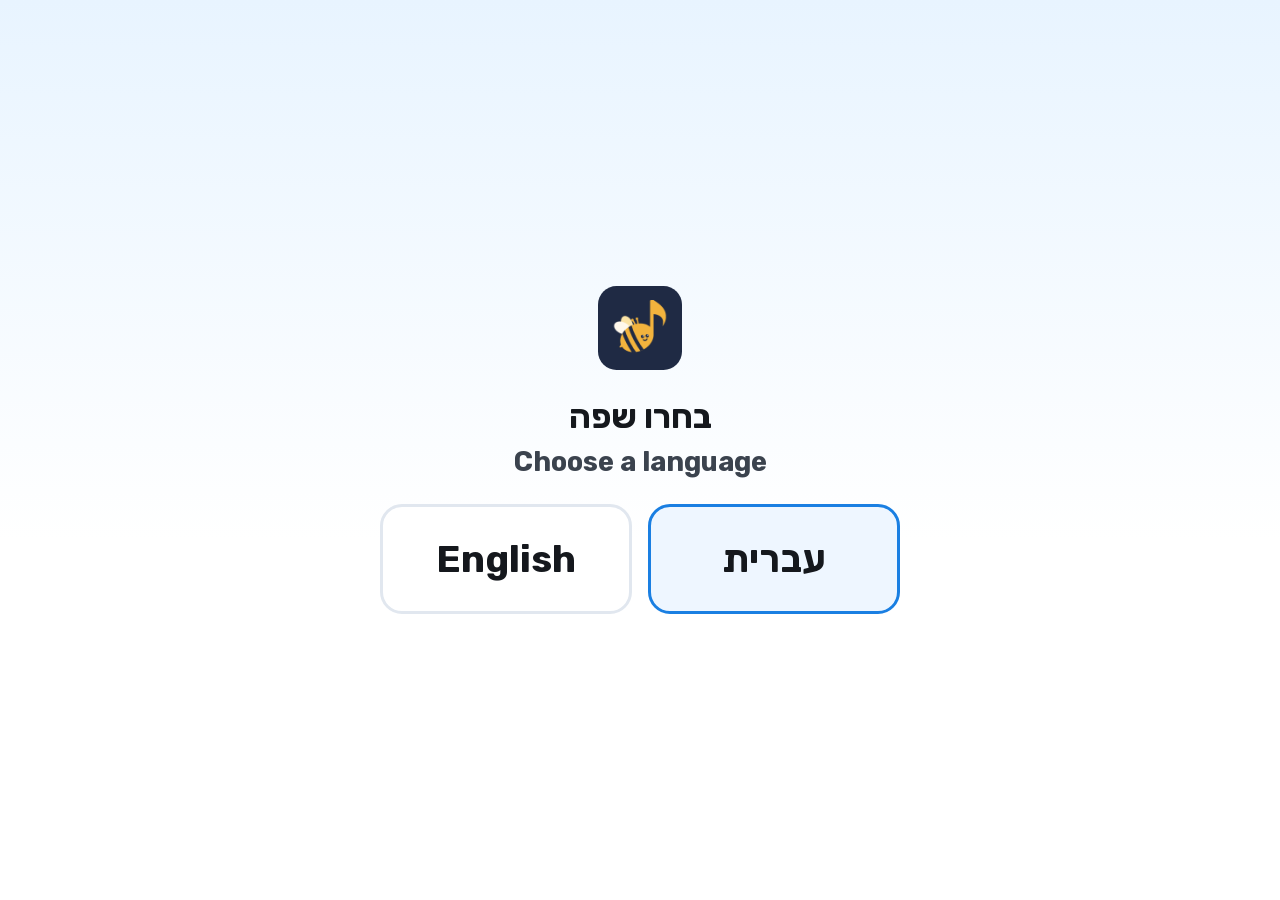
<file: ninja.html>
<!doctype html>
<html lang="he" dir="rtl">
<head>
<meta charset="utf-8">
<meta name="viewport" content="width=device-width, initial-scale=1">
<title>Note Ninja · Tonebee</title>
<meta name="theme-color" content="#bfe4ff">
<meta name="apple-mobile-web-app-capable" content="yes">
<meta name="mobile-web-app-capable" content="yes">
<meta name="apple-mobile-web-app-title" content="Tonebee">
<link rel="manifest" href="manifest.json">
<link rel="icon" href="icons/favicon-32.png" sizes="32x32"><link rel="icon" href="icons/icon-192.png" sizes="192x192">
<link rel="apple-touch-icon" href="icons/apple-touch-icon.png">
<link rel="stylesheet" href="fonts/fonts.css">
<script>
  // Moving house: the old address (GitHub Pages) hands this device's settings to tonebee.app and sends the page there.
  (function () {
    var keep = /^(brass-|right-note-|ninja-|horn-ladder|breath$|buzz$|songs$|sound-game$)/;
    try {
      if (/github\.io$/.test(location.hostname) && navigator.onLine !== false) {   // offline, the old copy keeps working
        var d = {};
        for (var i = 0; i < localStorage.length; i++) { var k = localStorage.key(i); if (keep.test(k)) d[k] = localStorage.getItem(k); }
        var page = location.pathname.split("/").pop() || "index.html";
        location.replace("https://tonebee.app/" + page + location.search + "#move=" + encodeURIComponent(JSON.stringify(d)));
        return;
      }
      var m = location.hash.match(/^#move=(.*)$/);
      if (m) {
        var s = JSON.parse(decodeURIComponent(m[1]));
        // Only what this device doesn't have yet: an old home-screen icon opens with #move every time.
        for (var key in s) if (keep.test(key) && typeof s[key] === "string" && localStorage.getItem(key) === null) localStorage.setItem(key, s[key]);
        history.replaceState(null, "", location.pathname + location.search);
      }
      // A link straight to a game on a new device: language and instrument first (home), then back to the game.
      var here = location.pathname.split("/").pop();
      if (/^(balloon-breath|buzz-along|sound-game|right-note|horn-ladder|ninja|songs|note-names)\.html$/.test(here)
        && !localStorage.getItem("brass-inst") && !/[?&]test=/.test(location.search))
        location.replace("index.html?next=" + encodeURIComponent(here + location.search));
    } catch (_) {}
  })();
  // English pages lay out left to right from the first paint (the language block fills in the words).
  try { if (/[?&]lang=en/.test(location.search) || (!/[?&]lang=he/.test(location.search) && localStorage.getItem("brass-lang") === "en")) { document.documentElement.lang = "en"; document.documentElement.dir = "ltr"; } } catch (_) {}
</script>
<!-- instruments: edit in index.html only, then `node tests/sync-instruments.mjs` copies it to every page -->
<script>
/* ---------- Instruments: the one list every page reads ----------
   One entry per instrument, in the order of the setup screen. Notes are WRITTEN midi, what the child reads
   (60 = C4, 62 = D4, 64 = E4, 65 = F4, 67 = G4, 69 = A4, 71 = B4, 72 = C5); sounds play at CONCERT pitch
   (written = concert + toWritten).
   ready    false = on the setup screen as "coming soon"
   clef     "treble" | "bass"
   key      the written key of the songs ("C", "G", "Bb"…, see KEY_SIG): its key signature, and do (step 1 of every
            song) = the lowest note in `notes` with the key's name. Black keys are flats, except the key's own sharps.
   hz       [low, high] concert Hz the note games listen between: about 0.8 × the lowest note and 2 × the highest,
            so an overblown octave shows as a wrong note, not as the right one.
   notes    the notes the teacher can tick (Right Note's picker, shared with Note Ninja, Songs and the Ladder);
            keep them on or near the staff (treble: A3 to G5), where every game screen has room
   def      ticked on a new device
   open     notes with no valves (brass), marked "no fingers" in the picker
   samples  recordings in sounds/<id>/, named by CONCERT pitch with flats: cents off equal temperament (playback
            corrects it). A note more than 3 semitones from every recording plays a plain tone.
   games    the home tiles it shows; a link to any other game goes home
   Names are in index.html TEXT, pictures in icons/inst/<id>.png. Buzzing and the Ladder's open notes keep their
   brass-only numbers in their own pages. */
const INSTRUMENT_DATA = {
  trumpet: {
    ready: true, clef: "treble", toWritten: 2, key: "C", hz: [180, 1000],
    notes: [60, 62, 64, 65, 67, 69, 71, 72], def: [60, 62, 64, 65, 67], open: [60, 67, 72],
    samples: { Bb3: -10, C4: 16, D4: 13, Eb4: 3, F4: -3, G4: 11, A4: 7, Bb4: 8 },
    games: "ramzor breath buzz long right ladder ninja songs names clap"
  },
  trombone: {
    ready: true, clef: "bass", toWritten: 0, key: "Bb", hz: [80, 500],
    notes: [46, 48, 50, 51, 53, 55, 57, 58], def: [46, 48, 50, 51, 53], open: [46, 53, 58],
    samples: { Bb2: -5, C3: -7, D3: -16, Eb3: -24, F3: 2, G3: 1, A3: 1, Bb3: 10 },
    games: "ramzor breath buzz long right ladder ninja songs names clap"
  },
  horn: {
    ready: true, clef: "treble", toWritten: 7, key: "C", hz: [130, 800],
    notes: [60, 62, 64, 65, 67, 69, 71, 72, 76], def: [60, 62, 64, 65, 67], open: [60, 67, 72, 76],
    samples: { F2: -34, C3: 5, F3: 13, G3: 4, A3: -14, Bb3: 10, C4: -7, D4: 9, E4: 8, Eb4: 11, F4: 14, G4: 18, A4: 7, C5: 2 },
    games: "ramzor breath buzz long right ladder ninja songs names clap"
  },
  sax: {      // alto sax in E♭: written G = concert B♭, the band's first key
    ready: true, clef: "treble", toWritten: 9, key: "G", hz: [110, 900],
    notes: [62, 64, 65, 66, 67, 69, 71, 72, 74, 76, 77, 78, 79], def: [67, 69, 71, 72, 74], open: [],   // F♮ too: written C is the band's 2nd key
    samples: { F3: -11, G3: 0, A3: -2, Bb3: 1, C4: -3, D4: 0, Eb4: -9, F4: 14, G4: 19, A4: 10, Bb4: 15 },
    games: "ramzor breath long right ladder ninja songs names clap"
  },
  flute: {
    ready: true, clef: "treble", toWritten: 0, key: "Bb", hz: [200, 2400],
    notes: [65, 67, 69, 70, 72, 74, 75, 77, 79], def: [70, 72, 74, 75, 77], open: [],
    samples: { F4: 8, G4: 11, A4: 13, Bb4: 19, C5: 17, D5: 13, Eb5: 8, F5: 10, G5: 24, A5: 16, Bb5: 21 },
    games: "ramzor breath long right ladder ninja songs names clap"
  },
  clarinet: { // B♭ clarinet: written C = concert B♭
    ready: true, clef: "treble", toWritten: 2, key: "C", hz: [110, 1100],
    notes: [57, 59, 60, 62, 64, 65, 67, 69, 70, 71, 72], def: [60, 62, 64, 65, 67], open: [],   // low A B, throat B♭; B and C5 over the break
    samples: { Bb3: -5, C4: -3, D4: -10, Eb4: -4, F4: -2, G4: 0, A4: 1, Bb4: 1 },
    games: "ramzor breath long right ladder ninja songs names clap"
  },
  recorder: { // soprano recorder: sounds an octave above the written note; B A G first
    ready: true, clef: "treble", toWritten: -12, key: "G", hz: [400, 2400],
    notes: [62, 64, 65, 66, 67, 69, 71, 72, 74, 76], def: [67, 69, 71], open: [],   // F♮ and F♯; after B A G come C' and D'
    samples: { C5: 4, D5: 4, E5: 8, Gb5: -3, Ab5: 1, Bb5: 1, C6: 0, D6: 2, E6: 0 },
    games: "ramzor breath long right ladder ninja songs names clap"
  }
};
// Sharps (+) or flats (−) of each key.
const KEY_SIG = { C: 0, G: 1, D: 2, A: 3, F: -1, Bb: -2, Eb: -3 };
// Black keys this instrument reads as sharps (its key's own: F♯ in G); every other one is a flat.
const sharpsOf = id => [6, 1, 8, 3, 10].slice(0, Math.max(0, KEY_SIG[INSTRUMENT_DATA[id].key]));
// Do: the lowest note in `notes` with the key's name.
const doOf = id => { const I = INSTRUMENT_DATA[id], pc = ({ C: 0, D: 2, E: 4, F: 5, G: 7, A: 9, B: 11 }[I.key[0]] + (I.key[1] === "b" ? 11 : 0)) % 12; return I.notes.find(n => n % 12 === pc); };
// Every game's file and its id (the home tiles; the ids in `games`).
const GAME_OF = { "ramzor.html": "ramzor", "balloon-breath.html": "breath", "buzz-along.html": "buzz", "sound-game.html": "long",
  "right-note.html": "right", "horn-ladder.html": "ladder", "ninja.html": "ninja", "songs.html": "songs", "note-names.html": "names", "clap-along.html": "clap" };
const playsGame = (id, game) => !!INSTRUMENT_DATA[id] && INSTRUMENT_DATA[id].games.split(" ").includes(game);
// A link to a game this device's instrument doesn't play (from another class) goes home.
(function () {
  try {
    var game = GAME_OF[location.pathname.split("/").pop()], id = localStorage.getItem("brass-inst");
    if (game && INSTRUMENT_DATA[id] && !playsGame(id, game) && !/[?&]test=/.test(location.search)) location.replace("index.html");
  } catch (_) {}
})();
</script>
<!-- /instruments -->
<style>
  :root {
    --ink: #15181d;
    --ink-2: #3b434e;
    --muted: #56616f;
    --line: rgba(21, 24, 29, .14);
    --panel: rgba(255, 255, 255, .92);
    --go: #1b8f58;
    --accent: #1a7fe2;
    --belt: #7a5cf0;
    --display: "Rubik", "Lexend", "Arial Hebrew", "Segoe UI", system-ui, sans-serif;
    color-scheme: light;
    font-synthesis: none;
  }
  * { box-sizing: border-box; }
  html, body { height: 100%; }
  body { margin: 0; font-family: var(--display); color: var(--ink); background: linear-gradient(180deg, #bfe4ff 0%, #e8f4ff 55%, #fff4e3 100%) fixed; overflow: hidden; }
  button { font: inherit; color: inherit; }
  :focus-visible { outline: none; box-shadow: 0 0 0 3px #fff, 0 0 0 6px var(--accent); border-radius: 12px; }

  .app { height: 100%; display: grid; grid-template-rows: auto 1fr auto; }

  .console { display: flex; flex-wrap: wrap; align-items: center; gap: 8px 16px; padding: 8px clamp(12px, 3vw, 28px); border-bottom: 1px solid var(--line); color: var(--muted); font-size: 14px; }
  .console a { color: var(--muted); text-decoration: none; }
  .spacer { margin-inline-start: auto; }
  .seg { display: inline-flex; flex-wrap: wrap; background: var(--panel); border-radius: 22px; padding: 3px; gap: 2px; }
  .seg-btn { border: 0; background: transparent; min-height: 40px; padding: 0 16px; border-radius: 999px; cursor: pointer; color: var(--muted); font-weight: 500; }
  .seg-btn[aria-pressed="true"] { background: #fff; color: var(--ink); box-shadow: 0 1px 3px rgba(21, 24, 29, .18); }
  .icon-btn { background: var(--panel); border: 1px solid var(--line); border-radius: 12px; min-height: 44px; min-width: 44px; padding: 0 12px; cursor: pointer; }
  .mic-dot { width: 12px; height: 12px; border-radius: 50%; background: #c3ccd8; display: inline-block; vertical-align: -1px; }
  .mic-dot.on { background: var(--go); }

  .stage { position: relative; min-height: 0; padding: 1vh clamp(8px, 2vw, 24px) 0; overflow: hidden; }
  .scene { width: 100%; height: 100%; display: block; direction: ltr; overflow: visible; }

  .overlay { position: absolute; inset: 0; display: grid; place-items: center; background: rgba(255, 255, 255, .84); text-align: center; padding: 4vh 6vw; }
  .overlay[hidden] { display: none; }
  .overlay p { margin: 0 0 2vh; font-size: clamp(18px, 3.2vh, 30px); font-weight: 500; max-width: 24ch; line-height: 1.5; }
  .big-btn { background: var(--accent); color: #fff; border: 0; border-radius: 999px; font-weight: 700; font-size: clamp(22px, 4vh, 40px); padding: .6em 1.6em; cursor: pointer; min-height: 56px; }

  /* Between rounds: the next child steps up. */
  .card { position: absolute; inset-inline: 0; bottom: 6vh; display: grid; justify-items: center; gap: 1.5vh; pointer-events: none; }
  .card[hidden] { display: none; }
  /* Upright screens anchor the picture to the bottom (fitScene): the card goes up into the empty sky, off the staff. */
  @media (orientation: portrait) { .card { bottom: auto; top: 14vh; } }
  .card h2 { margin: 0; font-size: clamp(34px, 8vh, 96px); font-weight: 900; }
  .card .big-btn { pointer-events: auto; background: var(--belt); }

  /* Settings */
  .sheet { position: absolute; inset: 0; background: rgba(255, 255, 255, .97); overflow: auto; padding: 2vh clamp(16px, 4vw, 48px) 4vh; }
  .sheet[hidden] { display: none; }
  .sheet h2 { font-size: clamp(20px, 3vh, 30px); margin: 2vh 0 1vh; font-weight: 700; }
  .sheet .hint { margin: -0.5vh 0 1vh; color: var(--muted); font-size: 15px; }
  .notes { display: flex; flex-wrap: wrap; gap: 10px; }
  .note-chip { min-width: 84px; min-height: 60px; border-radius: 16px; border: 3px solid var(--line); background: #fff; font-size: clamp(18px, 2.6vh, 26px); font-weight: 700; cursor: pointer; }
  .note-chip[aria-pressed="true"] { border-color: var(--accent); background: #e8f2fe; color: #0f4f96; }
  .note-chip small { display: block; font-size: 12px; font-weight: 500; color: var(--muted); }
  .row { display: flex; flex-wrap: wrap; align-items: center; gap: 10px 18px; margin: 1vh 0; }
  .row > span:first-child { min-width: 9ch; color: var(--muted); }
  .done-btn { background: var(--go); color: #fff; border: 0; border-radius: 999px; font-weight: 700; font-size: clamp(18px, 2.6vh, 26px); padding: .55em 1.8em; cursor: pointer; min-height: 52px; margin-top: 2vh; }

  .diag { position: absolute; inset-inline-end: 10px; bottom: 10px; background: rgba(13, 17, 23, .85); color: #d7e4f5; font-size: 13px; line-height: 1.6; padding: 8px 12px; border-radius: 10px; white-space: pre; font-variant-numeric: tabular-nums; }
  .diag[hidden] { display: none; }

  .transport { display: flex; flex-wrap: wrap; align-items: center; gap: 10px 16px; padding: 8px clamp(12px, 3vw, 28px) 12px; border-top: 1px solid var(--line); color: var(--muted); font-size: 14px; }
  kbd { font-size: 12px; border: 1px solid var(--line); border-bottom-width: 2px; border-radius: 5px; padding: 1px 6px; }

  @media (prefers-reduced-motion: reduce) { * { animation: none !important; } }
  /* Pause: the whole screen freezes behind one big symbol. */
  .pause { position: fixed; inset: 0; z-index: 1000; display: grid; place-items: center; background: rgba(255, 255, 255, .8); cursor: pointer; }
  .pause[hidden] { display: none; }
  .pause-box { text-align: center; }
  .pause-icon { font-size: clamp(80px, 22vh, 220px); line-height: 1; color: #1a7fe2; }
  .resume-btn { margin-top: 2vh; background: #1a7fe2; color: #fff; border: 0; border-radius: 999px; font: inherit; font-weight: 700; font-size: clamp(22px, 4vh, 40px); padding: .5em 1.4em; cursor: pointer; min-height: 56px; }
  .pause-stop { display: block; margin: 2.5vh auto 0; background: none; border: 0; font: inherit; font-size: clamp(16px, 2.6vh, 24px); color: #56616f; text-decoration: underline; cursor: pointer; min-height: 44px; }
  /* Touch screens have no keyboard: no key hints. */
  @media (hover: none) and (pointer: coarse) { .keys { display: none; } }
  /* Shortcuts live in the pause box (Esc), not on the game screen. */
  .transport .keys { display: none; }
  .pause-keys { margin: 22px auto 0; max-width: 40em; font-size: 15px; color: #66707d; line-height: 2.1; }
  @media (hover: none) and (pointer: coarse) { .pause-keys { display: none; } }
  #overlayText:empty { display: none; }
  .mic-help { margin: 0 auto 2vh; max-width: 30ch; text-align: start; font-size: clamp(16px, 2.6vh, 24px); line-height: 1.45; }
  .mic-help[hidden], .mic-ask[hidden] { display: none; }
  .mic-help ol { margin: .3em 0; padding-inline-start: 1.3em; }
  .mic-help li { margin: .25em 0; }
  .overlay .mic-help p { margin: 0; max-width: none; font-size: 1em; line-height: 1.45; }
  .overlay .mic-help .mic-how { font-weight: 700; }
  .mic-help .mic-settings { display: block; margin: .5em 0 0; padding: .35em 1em; font: inherit; font-weight: 700; color: inherit;
    background: none; border: 2px solid currentColor; border-radius: 999px; cursor: pointer; }
  .mic-help .mic-settings[hidden] { display: none; }
  .overlay .mic-help .mic-parent { margin-top: .7em; font-size: .85em; opacity: .75; }
  .overlay p.mic-ask { margin: 1.5vh auto 0; font-size: clamp(14px, 2.2vh, 20px); opacity: .8; }
  /* Phone upright: the picture is drawn wide, so suggest turning the phone. */
  .turn { display: none; }
  @media (orientation: portrait) and (max-width: 600px) { .overlay .turn { display: block; margin: 22px 0 0; font-size: 16px; font-weight: 500; opacity: .75; } }
  /* Phones: one compact top bar; the way home is the app's icon. */
  .home-icon { display: none; }
  @media (max-width: 600px) {
    /* Upright phone: the way home and the icons on the first line, the choices (levels, modes) centred on a line of
       their own below, instead of wrapping wherever they happen to run out of room (two and three ragged rows). */
    .console:has(> .seg)::after { content: ""; order: 1; flex-basis: 100%; height: 0; }
    .console > .seg { order: 2; }
    .console > .seg:first-of-type { margin-inline-start: auto; }
    .console > .seg:last-of-type { margin-inline-end: auto; }
    .console { gap: 6px 8px; padding: 6px 10px; }
    .home { display: inline-flex; align-items: center; gap: 4px; min-height: 40px; font-size: 20px; }
    .home-word { display: none; }
    .home-icon { display: block; width: 30px; height: 30px; border-radius: 22%; }
    .icon-btn { min-width: 40px; min-height: 40px; padding: 0 8px; }
    .seg-btn { padding: 0 10px; }
  }
  @media (max-width: 400px) { #fullscreen { display: none; } }   /* the smallest phones: no room, and iPhones can't anyway */
  @media (max-width: 400px), (max-height: 500px) { .console { column-gap: 8px; padding-inline: 8px; } .seg-btn { font-size: 15px; padding: 0 8px; } }   /* English choices are wider */

  /* The cover: how to play without words (first visit, or "?"), then one button. */
  .cover { display: grid; justify-items: center; gap: 2.4vh; }
  .cover-btns { display: flex; align-items: center; gap: 14px; }
  .help-btn { width: 56px; height: 56px; border-radius: 50%; border: 2px solid var(--line, #e1e7ef); background: #fff; font: inherit; font-size: 26px; font-weight: 700; color: var(--muted, #66707d); cursor: pointer; }
  .help-btn:hover { border-color: var(--accent, #1a7fe2); color: var(--accent, #1a7fe2); }
  .demo { width: min(560px, 76vw); height: auto; max-height: 52vh; border-radius: 22px; box-shadow: 0 12px 34px rgba(31, 42, 68, .16); }
  .demo[hidden] { display: none; }
  .demo { direction: ltr; }   /* laid out like the game itself, which never mirrors with the language */
  .d-waves path { animation: dPulse .5s infinite alternate; }
  .d-w2 { animation-delay: .17s !important; } .d-w3 { animation-delay: .34s !important; }
  @keyframes dPulse { from { opacity: .25; } to { opacity: 1; } }
  @media (prefers-reduced-motion: reduce) { .demo * { animation: none !important; } }

  .d-note { animation: dSlide 5s infinite; }
  .d-half1 { animation: dHalf1 5s infinite; } .d-half2 { animation: dHalf2 5s infinite; }
  .d-slash, .d-slash2 { opacity: 0; animation: dSlash 5s infinite; }
  .d-waves { animation: dPlay 5s infinite; }
  @keyframes dSlide { 0%, 4% { transform: translate(480px, 136px); } 40%, 100% { transform: translate(300px, 136px); } }
  @keyframes dPlay { 0%, 30% { opacity: 0; } 33%, 50% { opacity: 1; } 54%, 100% { opacity: 0; } }
  @keyframes dSlash { 0%, 47% { opacity: 0; } 49%, 55% { opacity: 1; } 60%, 100% { opacity: 0; } }
  @keyframes dHalf1 { 0%, 50% { transform: none; opacity: 1; } 80% { transform: translate(-26px, -46px) rotate(-40deg); opacity: 0; } 100% { opacity: 0; } }
  @keyframes dHalf2 { 0%, 50% { transform: none; opacity: 1; } 80% { transform: translate(26px, 52px) rotate(40deg); opacity: 0; } 100% { opacity: 0; } }

  /* Upright phone: a wordless hint to turn sideways (a phone that tips over and back), no sentence. */
  .turn.turn-hint { width: 46px; max-width: none; height: 46px; margin-inline: auto; padding: 0; border: 0; border-radius: 0; background: center / contain no-repeat url("data:image/svg+xml,%3Csvg xmlns='http://www.w3.org/2000/svg' viewBox='0 0 48 48'%3E%3Crect x='15' y='6' width='18' height='36' rx='4' fill='none' stroke='%231f2a44' stroke-width='3'/%3E%3Ccircle cx='24' cy='37' r='1.8' fill='%231f2a44'/%3E%3C/svg%3E"); font-size: 0; color: transparent; opacity: .65; animation: tipPhone 2.6s ease-in-out infinite; }
  @keyframes tipPhone { 0%, 25% { transform: rotate(0); } 50%, 75% { transform: rotate(-90deg); } 100% { transform: rotate(0); } }
  @media (prefers-reduced-motion: reduce) { .turn.turn-hint { animation: none; transform: rotate(-90deg); } }

  /* Brand (2026-10-26): the main action buttons are honey with navy text and a pressable bottom edge, like the logo's bee;
     blue stays only where it means something in the game (the note you play, the hold ring). Selected options stay neutral. */
  .big-btn, .resume-btn, .cover-play, .play-btn:not(.stop), .empty button, .btn.primary {
    background: #f2b33d !important; color: #1f2a44 !important; box-shadow: 0 4px 0 #c98f22; }
  .big-btn:hover, .resume-btn:hover, .cover-play:hover, .play-btn:not(.stop):hover, .empty button:hover, .btn.primary:hover {
    background: #f6c055 !important; filter: none; }
  .big-btn:active, .resume-btn:active, .cover-play:active, .play-btn:not(.stop):active, .empty button:active, .btn.primary:active {
    transform: translateY(3px); box-shadow: 0 1px 0 #c98f22; }
  .pause-icon { color: #1f2a44; }
  .lvl[aria-pressed="true"] { background: #1f2a44 !important; border-color: #1f2a44 !important; color: #fff8ec !important; }
</style>
<script>
  // Analytics (PostHog): anonymous counts only: which pages open, from whose teacher link, "tell me when" taps, script errors.
  // No cookies, names, recordings, autocapture or heatmaps. Off on localhost (?ph=1 turns it on) and in ?test= mode;
  // offline it quietly does nothing. Teacher link: tonebee.app/?t=<name> remembers <name> on this device as `ref`.
  // ?me=1 once on the founder's own devices marks their visits internal (PostHog's test-account filter hides them).
  // tbTrack(event, props) is safe to call from any page, with or without analytics.
  window.tbTrack = function (event, props, opts) { try { if (window.posthog && posthog.capture) posthog.capture(event, props, opts); } catch (_) {} };
  (function () {
    try {
      var q = new URLSearchParams(location.search), ls = window.localStorage;
      if (q.get("t")) ls.setItem("brass-ref", q.get("t").slice(0, 40).toLowerCase());
      if (q.get("me") === "1") ls.setItem("brass-me", "1");
      if (q.has("test") || (/^(localhost|127\.0\.0\.1|\[::1\])$/.test(location.hostname) && q.get("ph") !== "1")) return;
      !function(t,e){var o,n,p,r;e.__SV||(window.posthog=e,e._i=[],e.init=function(i,s,a){function g(t,e){var o=e.split(".");2==o.length&&(t=t[o[0]],e=o[1]),t[e]=function(){t.push([e].concat(Array.prototype.slice.call(arguments,0)))}}(p=t.createElement("script")).type="text/javascript",p.crossOrigin="anonymous",p.async=!0,p.src=s.api_host.replace(".i.posthog.com","-assets.i.posthog.com")+"/static/array.js",(r=t.getElementsByTagName("script")[0]).parentNode.insertBefore(p,r);var u=e;for(void 0!==a?u=e[a]=[]:a="posthog",u.people=u.people||[],Object.defineProperty(u,"toString",{configurable:!0,enumerable:!0,writable:!0,value:function(t){var e="posthog";return"posthog"!==a&&(e+="."+a),t||(e+=" (stub)"),e}}),Object.defineProperty(u.people,"toString",{configurable:!0,enumerable:!0,writable:!0,value:function(){return u.toString(1)+".people (stub)"}}),o="init capture register register_once register_for_session unregister unregister_for_session getFeatureFlag getFeatureFlagResult isFeatureEnabled reloadFeatureFlags updateEarlyAccessFeatureEnrollment getEarlyAccessFeatures on onFeatureFlags onSessionId getSurveys getActiveMatchingSurveys renderSurvey canRenderSurvey getNextSurveyStep identify setPersonProperties group resetGroups setPersonPropertiesForFlags resetPersonPropertiesForFlags setGroupPropertiesForFlags resetGroupPropertiesForFlags reset get_distinct_id getGroups get_session_id get_session_replay_url alias set_config startSessionRecording stopSessionRecording sessionRecordingStarted captureException loadToolbar get_property getSessionProperty createPersonProfile opt_in_capturing opt_out_capturing has_opted_in_capturing has_opted_out_capturing clear_opt_in_out_capturing debug".split(" "),n=0;n<o.length;n++)g(u,o[n]);e._i.push([i,s,a])},e.__SV=1)}(document,window.posthog||[]);
      posthog.init("phc_qT52WGA8rWLi0ZPFQHfUqE2KaO0gYCXDEml6THivdXr", {
        api_host: "https://us.i.posthog.com", defaults: "2026-08-30",
        persistence: "localStorage", person_profiles: "identified_only", advanced_disable_flags: true,
        autocapture: false, capture_pageview: false, capture_pageleave: false, capture_dead_clicks: false, rageclick: false,
        capture_heatmaps: false, capture_performance: false, disable_session_recording: true, disable_surveys: true,
        mask_all_text: true, capture_exceptions: true
      });
      var page = location.pathname.split("/").pop() || "index.html";
      posthog.register({
        app: "tonebee", page: page.replace(/\.html$/, ""), ref: ls.getItem("brass-ref") || "none",
        inst: ls.getItem("brass-inst") || "none", lang: ls.getItem("brass-lang") || "none",
        installed: !!(matchMedia("(display-mode: standalone)").matches || navigator.standalone)
      });
      if (ls.getItem("brass-me")) posthog.register({ is_internal: true });
      posthog.capture("$pageview");
    } catch (_) {}
  })();
</script>
</head>
<body>
<div class="app">
  <header class="console">
    <a class="home" href="index.html" aria-label="Tonebee" data-t-aria="brand">‹<img class="home-icon" src="icons/icon-192.png" alt=""><span class="home-word"> <span data-t="brand">Tonebee</span></span></a>
    <span class="spacer"></span>
    <span><span class="mic-dot" id="micDot"></span> <span id="micText" data-t="mic"></span></span>
    <button id="tone" class="icon-btn" data-t-title="hear">🔊</button>
    <button id="settings" class="icon-btn" data-t-title="settings">⚙</button>
    <button id="pauseBtn" class="icon-btn" data-t-title="pause">⏸</button>
    <button id="fullscreen" class="icon-btn" data-t-title="fullscreen">⛶</button>
  </header>

  <main class="stage" id="stage">
    <svg class="scene" id="scene" viewBox="0 0 1000 620" preserveAspectRatio="xMidYMid meet" role="img" data-t-aria="scene"></svg>

    <div class="card" id="card" hidden>
      <h2 data-t="nextNinja"></h2>
      <button class="big-btn" id="goBtn">▶</button>
    </div>

    <div class="overlay" id="overlay">
      <div class="cover">
        <svg class="demo ltr" id="demo" viewBox="0 0 480 300" aria-hidden="true" hidden>
          <defs><clipPath id="dClip"><rect width="480" height="300" rx="22"/></clipPath></defs>
          <g clip-path="url(#dClip)">
            <rect width="480" height="300" fill="#f6f3ff"/>
            <g stroke="#1f2a44" stroke-width="2"><line x1="220" x2="470" y1="96" y2="96"/><line x1="220" x2="470" y1="116" y2="116"/><line x1="220" x2="470" y1="136" y2="136"/><line x1="220" x2="470" y1="156" y2="156"/><line x1="220" x2="470" y1="176" y2="176"/></g>
            <line x1="300" x2="300" y1="80" y2="196" stroke="#7a5cf0" stroke-width="6" stroke-linecap="round" opacity=".35"/>
            <g class="d-note"><g class="d-half1"><path d="M -15 0 A 15 11 -20 0 1 15 0 Z" transform="rotate(-20)" fill="#1b8f58"/></g><g class="d-half2"><path d="M -15 0 A 15 11 -20 0 0 15 0 Z" transform="rotate(-20)" fill="#1b8f58"/></g></g>
            <line class="d-slash" x1="262" y1="170" x2="338" y2="96" stroke="#fff" stroke-width="7" stroke-linecap="round"/>
            <line class="d-slash2" x1="262" y1="170" x2="338" y2="96" stroke="#7a5cf0" stroke-width="3" stroke-linecap="round"/>
            <g class="d-player">
              <image class="d-inst" href="icons/inst/trumpet.png" x="34" y="160" width="96" height="96"/>
              <g class="d-waves" fill="none" stroke="#1f2a44" stroke-width="5" stroke-linecap="round">
                <path class="d-w1" d="M 142 196 q 10 12 0 24"/><path class="d-w2" d="M 156 188 q 16 20 0 40"/><path class="d-w3" d="M 170 180 q 22 28 0 56"/>
              </g>
            </g>
          </g>
        </svg>
        <p id="overlayText" data-t="startPrompt"></p>
        <div class="mic-help" id="micHelp" hidden><p class="mic-how" data-t="micHow"></p><ol id="micSteps"></ol><button class="mic-settings" id="micSettings" data-t="openSettings" hidden></button><p class="mic-parent" data-t="helpParent"></p></div>
        <div class="cover-btns">
          <button class="big-btn" id="startBtn" data-t="start"></button>
          <button class="help-btn" id="helpBtn" data-t-title="howTo" data-t-aria="howTo">?</button>
        </div>
        <p class="mic-ask" id="micAsk" data-t="micAsk" hidden></p>
        <p class="turn turn-hint" role="img" data-t-aria="turn"></p>
      </div>
    </div>

    <section class="sheet" id="sheet" hidden data-t-aria="settingsLabel">
      <h2 data-t="whichNotes"></h2>
      <p class="hint" data-t="sameAs"></p>
      <div class="notes" id="noteChips"></div>
      <h2 data-t="round"></h2>
      <div class="row"><span data-t="notesPerRound"></span><div class="seg" role="group" id="countSeg"></div></div>
      <div class="row"><span data-t="secondsPerNote"></span><div class="seg" role="group" id="timeSeg"></div></div>
      <div class="row"><span data-t="whatShows"></span><div class="seg" role="group" id="showSeg"></div></div>
      <div class="row"><span data-t="refFirst"></span><div class="seg" role="group" id="refSeg"></div></div>
      <button class="done-btn" id="sheetDone" data-t="close"></button>
    </section>

    <div class="diag" id="diag" hidden></div>
  </main>

  <footer class="transport">
    <span class="spacer"></span>
    <span class="keys" data-t-html="keys"></span>
  </footer>
</div>
<div class="pause" id="pauseBox" hidden><div class="pause-box"><div class="pause-icon">⏸</div><button class="resume-btn" id="resumeBtn" data-t="resume"></button><button class="pause-stop" id="pauseStop" data-t="endRound"></button><p class="pause-keys" data-t-html="keys"></p></div></div>
<script>
"use strict";

/* ---------- Language ----------
   Hebrew or English, chosen on the home screen (`brass-lang`; ?lang=en|he for a link). Never mixed: every
   word on screen comes from TEXT (elements carry data-t / data-t-html / data-t-title / data-t-aria), and
   English names notes by letter (C D E, B♭). COMMON holds what every page says (microphone, pause, buttons). */
const LANG = (() => {
  try {
    const q = new URLSearchParams(location.search).get("lang");
    if (q === "en" || q === "he") return q;
    return localStorage.getItem("brass-lang") === "en" ? "en" : "he";
  } catch (_) { return "he"; }
})();
const COMMON = {
  he: {
    listening: "מקשיבים", noMicSound: "אין קול מהמיקרופון", muted: "מושתק", tapScreen: "לגעת במסך", noMic: "ללא מיקרופון",
    mic: "מיקרופון", test: "בדיקה", start: "▶ מנגנים", tryAgain: "מנסים שוב", startPrompt: "",
    keepListening: "עצרנו לרגע", onlyOnline: "המיקרופון עובד רק באתר tonebee.app",
    micNotFound: "לא נמצא מיקרופון", micBusy: "המיקרופון תפוס באפליקציה אחרת",
    micFailed: "לא הצלחנו לפתוח את המיקרופון", micGone: "המיקרופון נותק",
    micBlocked: "המיקרופון חסום", micAsk: "מאשרים מיקרופון ומתחילים", micHow: "איך פותחים:",
    helpAndroid: ["לוחצים על הסמל שליד הכתובת", "הרשאות ← מיקרופון ← מפעילים"],
    helpAndroidApp: ["פותחים את tonebee.app ב־Chrome", "לוחצים על הסמל שליד הכתובת", "הרשאות ← מיקרופון ← מפעילים", "חוזרים לטונבי"],
    helpAndroidSystem: ["הגדרות הטלפון ← אפליקציות ← Chrome", "הרשאות ← מיקרופון ← מאפשרים"],
    helpQuick: ["מושכים את המסך מלמעלה למטה", "גישה למיקרופון ← מפעילים"],
    helpInApp: ["⋯ למעלה ← פתיחה בדפדפן", "בדפדפן לוחצים שוב ▶"],
    helpSamsung: ["☰ ← הגדרות ← אתרים והורדות", "הרשאות אתרים ← מיקרופון ← tonebee.app ← מאפשרים"],
    helpIos: ["הגדרות ← יישומים ← Safari", "מיקרופון ← אפשר", "סוגרים את Safari ופותחים מחדש"],
    helpIosApp: ["הגדרות ← יישומים ← Safari", "מיקרופון ← אפשר", "סוגרים את טונבי ופותחים מחדש"],
    helpDesktop: ["לוחצים על הסמל שליד הכתובת", "מיקרופון ← מאפשרים"],
    helpNativeIos: ["לוחצים על ״פתיחת הגדרות״", "מיקרופון ← מפעילים", "חוזרים לטונבי"],
    helpNativeAndroid: ["לוחצים על ״פתיחת הגדרות״", "הרשאות ← מיקרופון ← מאפשרים", "חוזרים לטונבי"],
    openSettings: "פתיחת הגדרות",
    helpParent: "לא נפתח? מבקשים מהורה לאשר (Family Link / זמן מסך)",
    pause: "השהיה (Esc)", resume: "▶ ממשיכים", stop: "■ עצירה", fullscreen: "מסך מלא (F)", home: "‹ טונבי", brand: "טונבי",
    trumpet: "חצוצרה", trombone: "טרומבון", horn: "קרן", instrument: "כלי",
    diagTitle: "בדיקת מיקרופון (D)", diagAudio: "אודיו", diagMic: "מיקרופון", diagLevel: "רמה", diagVolume: "עוצמה",
    diagPitch: "צליל", diagCents: "דיוק", diagFloor: "רצפה", moving: "זז", still: "עומד", sound: "צליל", quiet: "שקט", turn: "מסובבים את הטלפון לרוחב"
  },
  en: {
    listening: "Listening", noMicSound: "No sound from the mic", muted: "Muted", tapScreen: "Tap the screen", noMic: "No microphone",
    mic: "Microphone", test: "Test", start: "▶ Play", tryAgain: "Try again", startPrompt: "",
    keepListening: "Paused", onlyOnline: "The microphone only works on tonebee.app",
    micNotFound: "No microphone found", micBusy: "Another app is using the microphone",
    micFailed: "Couldn't open the microphone", micGone: "The microphone was disconnected",
    micBlocked: "Microphone is blocked", micAsk: "Tap Allow so we can hear you", micHow: "How to fix:",
    helpAndroid: ["Tap the icon next to the address", "Permissions → Microphone → On"],
    helpAndroidApp: ["Open tonebee.app in Chrome", "Tap the icon next to the address", "Permissions → Microphone → On", "Come back to Tonebee"],
    helpAndroidSystem: ["Phone Settings → Apps → Chrome", "Permissions → Microphone → Allow"],
    helpQuick: ["Swipe down from top of screen", "Microphone access → Turn on"],
    helpInApp: ["Tap ⋯ → Open in browser", "Tap ▶ again"],
    helpSamsung: ["☰ → Settings → Sites and downloads", "Site permissions → Microphone → tonebee.app → Allow"],
    helpIos: ["Settings → Apps → Safari", "Microphone → Allow", "Close Safari and reopen"],
    helpIosApp: ["Settings → Apps → Safari", "Microphone → Allow", "Close Tonebee and reopen"],
    helpDesktop: ["Click the icon next to the address", "Microphone → Allow"],
    helpNativeIos: ["Tap “Open Settings”", "Microphone → Turn on", "Come back to Tonebee"],
    helpNativeAndroid: ["Tap “Open Settings”", "Permissions → Microphone → Allow", "Come back to Tonebee"],
    openSettings: "Open Settings",
    helpParent: "Still blocked? Ask a parent to allow it (Family Link / Screen Time)",
    pause: "Pause (Esc)", resume: "▶ Continue", stop: "■ Stop", fullscreen: "Full screen (F)", home: "‹ Tonebee", brand: "Tonebee",
    trumpet: "Trumpet", trombone: "Trombone", horn: "Horn", instrument: "Instrument",
    diagTitle: "Microphone check (D)", diagAudio: "Audio", diagMic: "Mic", diagLevel: "Level", diagVolume: "Volume",
    diagPitch: "Pitch", diagCents: "Cents", diagFloor: "Floor", moving: "running", still: "stopped", sound: "sound", quiet: "quiet", turn: "Turn your phone sideways"
  }
};
const T = (key, ...args) => {
  const v = (TEXT[LANG] && TEXT[LANG][key]) ?? COMMON[LANG][key] ?? (TEXT.he && TEXT.he[key]) ?? COMMON.he[key] ?? key;
  return typeof v === "function" ? v(...args) : v;
};
function applyText() {
  const root = document.documentElement;
  root.lang = LANG;
  root.dir = LANG === "he" ? "rtl" : "ltr";
  document.querySelectorAll("[data-t]").forEach(n => { n.textContent = T(n.dataset.t); });
  document.querySelectorAll("[data-t-html]").forEach(n => { n.innerHTML = T(n.dataset.tHtml); });
  document.querySelectorAll("[data-t-title]").forEach(n => { n.title = T(n.dataset.tTitle); });
  document.querySelectorAll("[data-t-aria]").forEach(n => { n.setAttribute("aria-label", T(n.dataset.tAria)); });
  if (TEXT[LANG] && TEXT[LANG].pageTitle) document.title = T("pageTitle");
}
const TEXT = {
  he: {
    howTo: "איך משחקים", pageTitle: "נינג'ה · טונבי", hear: "לשמוע את הצליל (T)", settings: "הגדרות (S)", scene: "נינג'ה", nextNinja: "נינג'ה הבא",
    settingsLabel: "הגדרות", whichNotes: "אילו צלילים?", sameAs: "אותה בחירה כמו בצליל נכון", round: "סיבוב",
    notesPerRound: "צלילים בסיבוב", secondsPerNote: "שניות לכל צליל", whatShows: "מה רואים", refFirst: "משמיעים קודם", close: "סגירה",
    endRound: "■ לסיים את הסיבוב", showBoth: "תו ושם", showStaff: "רק תו", showName: "רק שם", yes: "כן", no: "לא", open: "בלי אצבעות",
    perfect: "מושלם! ⭐", veryGood: "יפה מאוד!", wellDone: "כל הכבוד!",
    keys: "<kbd>Space</kbd> נינג'ה הבא · <kbd>T</kbd> להשמיע · <kbd>S</kbd> הגדרות · <kbd>Esc</kbd> השהיה · <kbd>R</kbd> כיול · <kbd>D</kbd> בדיקת מיקרופון",
    noteNames: ["דוֹ", "רֶה", "מִי", "פָה", "סוֹל", "לָה", "סִי"]
  },
  en: {
    howTo: "How to play", pageTitle: "Note Ninja · Tonebee", hear: "Hear the note (T)", settings: "Settings (S)", scene: "Note Ninja", nextNinja: "Next ninja",
    settingsLabel: "Settings", whichNotes: "Which notes?", sameAs: "The same choice as in Right Note", round: "Round",
    notesPerRound: "Notes per round", secondsPerNote: "Seconds per note", whatShows: "What's shown", refFirst: "Play the note first", close: "Close",
    endRound: "■ End the round", showBoth: "Note and name", showStaff: "Note only", showName: "Name only", yes: "Yes", no: "No", open: "open",
    perfect: "Perfect! ⭐", veryGood: "Very good!", wellDone: "Well done!",
    keys: "<kbd>Space</kbd> next ninja · <kbd>T</kbd> play it · <kbd>S</kbd> settings · <kbd>Esc</kbd> pause · <kbd>R</kbd> recalibrate · <kbd>D</kbd> mic check",
    noteNames: ["C", "D", "E", "F", "G", "A", "B"]
  }
};
applyText();

/* ---------- Pause ----------
   Esc or ⏸ freezes the game: the page's clock (performance.now and animation frames) stands still and the
   audio engine is suspended, so timers, counts and scheduled sounds all wait. Esc, Space or a tap resumes. */
let paused = false, pausedAt = 0, pausedFor = 0;
const realNow = performance.now.bind(performance), realRAF = window.requestAnimationFrame.bind(window);
performance.now = () => (paused ? pausedAt : realNow()) - pausedFor;
window.requestAnimationFrame = cb => realRAF(() => cb(performance.now()));
function setPaused(p) {
  if (p === paused) return;
  if (p) pausedAt = realNow(); else pausedFor += realNow() - pausedAt;
  paused = p;
  document.getElementById("pauseBox").hidden = !p;
  const a = pauseAudio();
  if (a) { if (p) a.suspend(); else a.resume(); }
}
const pauseAudio = () => ctx;

/* ---------- iPad audio ----------
   Older iPads (Safari before 14.1) have no float sample reader: build it from the byte one.
   A suspended or interrupted iPad audio engine (lock screen, a call) wakes on any tap.
   Tapping the microphone status opens the microphone check (no keyboard needed). */
if (window.AnalyserNode && !AnalyserNode.prototype.getFloatTimeDomainData) {
  AnalyserNode.prototype.getFloatTimeDomainData = function (out) {
    const bytes = new Uint8Array(out.length);
    this.getByteTimeDomainData(bytes);
    for (let i = 0; i < out.length; i++) out[i] = (bytes[i] - 128) / 128;
  };
}
["touchend", "click"].forEach(type => document.addEventListener(type, () => {
  if (ctx && ctx.state !== "running" && ctx.state !== "closed") ctx.resume();
}, true));
document.getElementById("micText").parentElement.addEventListener("click", () => {
  const d = document.getElementById("diag");
  d.hidden = !d.hidden;
});
// iPad/iPhone: the raw microphone is too quiet for a horn at a normal distance (measured in class), so use
// the device's own voice processing and automatic volume. Elsewhere raw is louder than enough and purer.
// ?voice=1 / ?voice=0 forces either way. (iPadOS Safari calls itself a Mac; the touch points give it away.)
const IS_IOS = /iPad|iPhone|iPod/.test(navigator.userAgent) || (/Macintosh/.test(navigator.userAgent) && navigator.maxTouchPoints > 1);
const VOICE_PARAM = new URLSearchParams(location.search).get("voice");
const MIC_OPTIONS = (VOICE_PARAM === null ? IS_IOS : VOICE_PARAM !== "0") ? true
  : { echoCancellation: false, noiseSuppression: false, autoGainControl: false };
// The check panel's first lines: is the engine moving, what the iPad says about the mic, the raw level in dB.
let lastEngineTime = -1, engineMovedAt = 0;
const audioLine = () => {
  if (!ctx) return T("diagAudio") + "   —\n";
  if (ctx.currentTime !== lastEngineTime) { lastEngineTime = ctx.currentTime; engineMovedAt = performance.now(); }
  const moving = performance.now() - engineMovedAt < 500;     // the clock advances in bursts, not every frame
  const tr = micStream && micStream.getAudioTracks()[0];
  const st = tr && tr.getSettings ? tr.getSettings() : {};
  const db = state.rms > 0 ? (20 * Math.log10(state.rms)).toFixed(0) + " dB" : "0";
  return `${T("diagAudio")}   ${ctx.state} · ${ctx.sampleRate} · ${moving ? T("moving") : T("still")}\n` +
    `${T("diagMic")} ${tr ? tr.readyState + (tr.muted ? " muted" : "") + (tr.enabled ? "" : " off") : "—"} · ${st.sampleRate || "?"} · ${MIC_OPTIONS === true ? "voice" : "raw"} ec:${st.echoCancellation} agc:${st.autoGainControl}\n` +
    `${T("diagLevel")}    ${db}\n`;
};


/* ---------- Note Ninja ----------
   One child, one round: notes fly in one at a time on the staff. Play the note and hold it briefly,
   and the ninja leaps and slices it. If the time runs out the note simply drifts away and the round goes on.
   The round ends with a celebration that grows with the notes sliced. The teacher asked to see the round:
   the dots on top become ⭐ (sliced) or a grey ✕ (missed), a 🔥 streak counts notes in a row, and a round
   with every note sliced is "perfect" (an agreed exception to "no individual score"). Nothing turns red. */

const $ = id => document.getElementById(id);
const SVGNS = "http://www.w3.org/2000/svg";

const GLYPH = { gClef: "", fClef: "", flat: "", sharp: "", head: "", headOpen: "" };
const MUSIC_FONT = "font-family: Bravura";
const SOLFEGE = T("noteNames");      // English: letters; Hebrew: do re mi
const SEMITONE = [0, 2, 4, 5, 7, 9, 11];
const PC_NAME = ["C", "Db", "D", "Eb", "E", "F", "Gb", "G", "Ab", "A", "Bb", "B"];

// This page's view of the shared instrument list (INSTRUMENT_DATA, in <head>), the same notes as Right Note's picker.
// written = concert + toWritten.
const INSTRUMENTS = Object.fromEntries(Object.entries(INSTRUMENT_DATA).map(([id, d]) =>
  [id, { clef: d.clef, toWritten: d.toWritten, lo: d.hz[0], hi: d.hz[1], notes: d.notes, open: d.open, def: d.def }]));
// Real recordings, named by CONCERT pitch, with how many cents each measured off equal temperament; playback corrects it.
const SAMPLES = Object.fromEntries(Object.entries(INSTRUMENT_DATA).map(([id, d]) => [id, d.samples]));

const TOL_CENTS = 50;           // same as right-note "normal"
const HIT_HOLD_MS = 500;        // hold this long and the ninja slices
const GRACE_MS = 150;           // a tiny wobble out of tune does not restart the hold
const COUNTS = [3, 5, 8, 10];
const TIMES = [4, 6, 8, 12];
const SHOWS = [["both", T("showBoth")], ["staff", T("showStaff")], ["name", T("showName")]];

const state = {
  inst: "trumpet", chosen: [], count: 5, time: 8, show: "both", ref: true,
  phase: "idle",        // idle → card → note (listen/play) → slice | drift → … → end → card
  round: [], index: 0, hits: 0, target: 67, roundId: 0,
  elapsed: 0, lastTick: 0, inBandSince: null, lastInBand: 0, hold: 0,
  listening: false, rms: 0, freq: 0, clarity: 0, cents: null, heard: false, noiseFloor: 0.002,
  soundOn: false, soundSince: 0, muteUntil: 0, lastAnalyse: 0
};

/* ---------- Notes ---------- */

function spell(midi) {
  const pc = ((Math.round(midi) % 12) + 12) % 12;
  let octave = Math.floor(Math.round(midi) / 12) - 1;
  let step = 0, alter = 0;
  for (let i = 6; i >= 0; i--) if (SEMITONE[i] <= pc) { step = i; alter = pc - SEMITONE[i]; break; }
  // Flats (B♭, E♭, never A♯ or D♯), except the key's own sharps (F♯ for a sax or recorder in G).
  if (alter > 0 && !sharpsOf(state.inst).includes(pc)) { step = (step + 1) % 7; alter = -1; if (step === 0) octave += 1; }
  return { step, alter, octave: step === 0 && alter === -1 ? octave + 1 : octave };
}
const diatonicOf = sp => sp.octave * 7 + sp.step;
const nameOf = midi => { const sp = spell(midi); return SOLFEGE[sp.step] + (sp.alter === -1 ? "♭" : sp.alter === 1 ? "♯" : ""); };
const concertHz = written => 440 * Math.pow(2, (written - INSTRUMENTS[state.inst].toWritten - 69) / 12);

/* ---------- Settings ----------
   The note choice is shared with right-note.html (its saved object keeps its other fields);
   the round settings are this game's own, per instrument. */

function load() {
  const I = INSTRUMENTS[state.inst];
  let shared = null, own = null;
  try { shared = JSON.parse(localStorage.getItem("right-note-" + state.inst) || "null"); } catch (_) {}
  try { own = JSON.parse(localStorage.getItem("ninja-" + state.inst) || "null"); } catch (_) {}
  state.chosen = shared && Array.isArray(shared.chosen) ? shared.chosen.filter(n => I.notes.includes(n)) : [];
  if (!state.chosen.length) state.chosen = I.def.slice();
  state.count = own && COUNTS.includes(own.count) ? own.count : 5;
  state.time = own && TIMES.includes(own.time) ? own.time : 8;
  state.show = own && SHOWS.some(s => s[0] === own.show) ? own.show : "both";
  state.ref = !own || own.ref !== false;
}

function save() {
  try {
    localStorage.setItem("ninja-" + state.inst, JSON.stringify({ count: state.count, time: state.time, show: state.show, ref: state.ref }));
    let shared = null;
    try { shared = JSON.parse(localStorage.getItem("right-note-" + state.inst) || "null"); } catch (_) {}
    localStorage.setItem("right-note-" + state.inst, JSON.stringify(Object.assign(shared || {}, { chosen: state.chosen })));
  } catch (_) {}
}

/* ---------- Audio ---------- */

let ctx = null, analyser = null, micStream = null, raw = null, deci = null, testOsc = null;
const buffers = {};

function ensureCtx() {
  if (!ctx) {
    ctx = new (window.AudioContext || window.webkitAudioContext)();
    ctx.onstatechange = () => { if (state.listening && micStream) $("micText").textContent = ctx.state === "running" ? T("listening") : T("tapScreen"); };
  }
  if (ctx.state === "suspended") ctx.resume();
  return ctx;
}

function loadSamples(inst) {
  ensureCtx();
  return Promise.all(Object.keys(SAMPLES[inst]).map(name => {
    const key = inst + "/" + name;
    if (buffers[key]) return null;
    return fetch("sounds/" + key + ".m4a")
      .then(r => { if (!r.ok) throw new Error(r.status); return r.arrayBuffer(); })
      .then(a => new Promise((ok, bad) => ctx.decodeAudioData(a, ok, bad)))
      .then(b => { buffers[key] = b; })
      .catch(() => {});
  }));
}

let starting = false;
async function startMic() {
  if (fresh) return location.reload();          // after a lost mic every way back in (button, a tap, ▶) is a fresh page
  if (starting || micStream) return;            // a double tap, or Space behind the browser's question: still one mic
  keepAwake(true);
  ensureCtx();
  loadSamples(state.inst);
  if (params.get("test")) return startTestTone();
  if (!navigator.mediaDevices || !navigator.mediaDevices.getUserMedia) return fail(T("onlyOnline"));
  starting = true;
  try {
    // iPad/iPhone: a page that plays sound (traffic light, Note Names, Clap-Along) sets the audio session to "playback",
    // and WebKit keeps that for the whole app: every microphone request then fails (InvalidStateError) until the app is
    // closed. Back to "auto" first; reading the type is no use, a new page says "auto" while the app is still on playback.
    if (navigator.audioSession) navigator.audioSession.type = "auto";
    micStream = await navigator.mediaDevices.getUserMedia({ audio: MIC_OPTIONS });
  } catch (err) {
    return micError(err);
  } finally { starting = false; }
  // iPad switches the hardware to the microphone's rate; an audio engine made before that can stay deaf.
  const track = micStream.getAudioTracks()[0];
  const micRate = track && track.getSettings ? track.getSettings().sampleRate : 0;
  if (micRate && ctx.sampleRate !== micRate) { ctx.close(); ctx = null; ensureCtx(); }
  ctx.resume();
  micSrc = ctx.createMediaStreamSource(micStream);
  makeAnalyser();
  micSrc.connect(analyser);
  // iPad (WebKit) feeds an analyser only if it leads to the speakers: a silent gain does that, with no sound.
  const pull = ctx.createGain();
  pull.gain.value = 0;
  analyser.connect(pull);
  pull.connect(ctx.destination);
  listening(T("listening"));
  watchTracks();
}

function makeAnalyser() {
  analyser = ctx.createAnalyser();
  analyser.fftSize = 8192;
  analyser.smoothingTimeConstant = 0;
  raw = new Float32Array(analyser.fftSize);
}

function listening(text) {
  state.listening = true;
  tbTrack("game_start");
  $("overlay").hidden = true;
  $("micDot").classList.add("on");
  $("micText").textContent = text;
  showCard();
}

// ?test=1: no microphone. From the console, testTone(writtenMidi, cents) sounds a note into the detector;
// testTone(null) is silence.
function startTestTone() {
  makeAnalyser();
  state.noiseFloor = 0.00001;
  listening(T("test"));
  window.testTone = (written, cents = 0) => {
    if (testOsc) { try { testOsc.stop(); } catch (_) {} testOsc = null; }
    if (!written) return;
    const g = ctx.createGain();
    g.gain.value = 0.25;
    testOsc = ctx.createOscillator();
    testOsc.type = "sine";
    testOsc.frequency.value = concertHz(written) * Math.pow(2, cents / 1200);
    testOsc.connect(g); g.connect(analyser); testOsc.start();
  };
}

function fail(message) {
  keepAwake(false);
  state.listening = false;
  state.phase = "idle";
  $("card").hidden = true;
  $("overlay").hidden = false;
  $("overlayText").textContent = message;
  $("micAsk").hidden = true;
  $("startBtn").textContent = T("tryAgain");
  $("micDot").classList.remove("on");
  $("micText").textContent = T("noMic");
}

// The microphone said no. Chrome and Safari never ask twice: once a child taps Block (or a parent's controls, or the phone's
// own setting for the browser, refuse), every try fails at once with no question on screen. Say where to switch it on, for
// this phone, and make "try again" a fresh page. iOS InvalidStateError: the audio session is stuck for the whole app (see
// startMic), and only closing the app clears it: say so.
async function micError(err) {
  const name = (err && err.name) || "unknown", text = String(err && err.message);
  let why = /system/i.test(text) ? "system" : /dismiss/i.test(text) ? "dismissed" : "", perm = "";
  try { perm = (await navigator.permissions.query({ name: "microphone" })).state; } catch (_) {}
  if (name === "NotAllowedError" && perm === "granted") why = "system";   // the site may, but the phone won't let the browser
  tbTrack("mic_error", { reason: name, why, perm });
  fresh = true;
  fail(name === "NotAllowedError" ? T("micBlocked") : name === "NotFoundError" ? T("micNotFound")
    : name === "NotReadableError" ? T("micBusy") : T("micFailed"));
  if (name === "NotAllowedError") showMicHelp(why);
  else if (name === "InvalidStateError" && IS_IOS) showMicHelp("restart");
}
// The Tonebee app from the App Store / Google Play (Capacitor): the phone itself asks for the mic, and a refusal is undone in
// the phone's settings for Tonebee, which the app can open (store/ in the project).
const NATIVE = !!(window.Capacitor && window.Capacitor.isNativePlatform && window.Capacitor.isNativePlatform());
// Another app's built-in browser (Instagram, Facebook, TikTok…): its web view refuses the microphone without asking.
// The Tonebee app is a web view too ("; wv)" on Android), but not one of those.
const IN_APP = !NATIVE && (/FBAN|FBAV|FB_IAB|Instagram|musical_ly|Bytedance|Snapchat|LinkedInApp|Barcelona|\bLine\/|; wv\)/.test(navigator.userAgent)
  || !!(window.TelegramWebview || window.TelegramWebviewProxy));
function showMicHelp(why) {
  const ua = navigator.userAgent, app = matchMedia("(display-mode: standalone)").matches || navigator.standalone;
  const steps = NATIVE ? (why === "silent" ? "helpQuick" : IS_IOS ? "helpNativeIos" : "helpNativeAndroid")
    : IN_APP ? "helpInApp" : IS_IOS ? (app ? "helpIosApp" : "helpIos") : why === "silent" ? "helpQuick"
    : /SamsungBrowser/.test(ua) ? "helpSamsung" : !/Android/.test(ua) ? "helpDesktop"
    : why === "system" ? "helpAndroidSystem" : app ? "helpAndroidApp" : "helpAndroid";
  const list = why === "restart" ? T(NATIVE || app ? "helpIosApp" : "helpIos").slice(-1) : T(steps);   // just "close it and reopen"
  $("micSteps").replaceChildren(...list.map(s => { const li = document.createElement("li"); li.textContent = s; return li; }));
  $("micHelp").hidden = false;
  $("micSettings").hidden = !NATIVE || why === "silent" || why === "restart";
  $("micAsk").hidden = true;
  const demo = $("demo");
  if (demo) demo.toggleAttribute("hidden", true);
}
// First time on this phone the browser is about to ask: kids tap whatever is nearest, so say which.
if (NATIVE) window.Capacitor.nativePromise("Tonebee", "micPermission").then(p => { $("micAsk").hidden = p.state !== "prompt"; }, () => {});
else if (navigator.permissions) navigator.permissions.query({ name: "microphone" }).then(p => { $("micAsk").hidden = p.state !== "prompt"; }, () => {});
$("micSettings").addEventListener("click", () => window.Capacitor.nativePromise("Tonebee", "openSettings").catch(() => {}));

function stopMic() { if (micStream) micStream.getTracks().forEach(t => t.stop()); micStream = null; state.listening = false; }
addEventListener("pagehide", stopMic);
addEventListener("pageshow", e => { if (e.persisted) location.reload(); });   // back from the back/forward cache with the mic off
// The screen stays on while the game listens: a phone that locks itself (an iPhone after 30 s untouched, a paused
// game) takes the mic with it. The browser lets go by itself when the page is hidden.
let wake = null, wantAwake = false;
function keepAwake(on) {
  wantAwake = on;
  if (!on) { if (wake) wake.release().catch(() => {}); wake = null; }
  else if ((!wake || wake.released) && navigator.wakeLock) navigator.wakeLock.request("screen").then(w => { if (wantAwake) wake = w; else w.release(); }).catch(() => {});
}
// iPhone/iPad: back from the background, or the mic cut off by iOS (a call, Siri, another app, the lock screen), WebKit can
// keep the audio engine deaf until the page is opened again, which in the installed app meant closing it. So the way back
// is a fresh page: one tap on the button, settings kept (they live in localStorage).
// micSrc must live here, not in startMic: a source node held by nothing but the graph is garbage-collected while a pause has
// the engine suspended, and the analyser then hears zeros forever (Chrome; the Windows "sound gone after a pause").
let fresh = false, micSrc = null;
function needFresh(message, why) {
  tbTrack("audio_recover", { why });
  if (micStream) stopMic();
  fresh = true;
  if (paused) setPaused(false);                 // the pause screen would cover the way back
  fail(message);
  $("startBtn").textContent = T("resume");
  if (why === "silent" && /Android/.test(navigator.userAgent)) showMicHelp("silent");
}
// Elsewhere (Chrome on Windows after a sleep, another app or a headset taking the mic, Android) a new microphone stream in the
// same page brings the sound back: no reload, no second ▶. At most once every 15 s; if it fails, the fresh page as before.
let reacquiring = false, reacquiredAt = -1e9;
async function reacquire(message, why) {
  if (reacquiring) return;
  if (IS_IOS || !micStream || !analyser || performance.now() - reacquiredAt < 15000) return needFresh(message, why);
  reacquiring = true;
  try {
    const s = await navigator.mediaDevices.getUserMedia({ audio: MIC_OPTIONS });
    if (!micStream) { s.getTracks().forEach(t => t.stop()); return; }        // the page let go meanwhile
    micStream.getTracks().forEach(t => t.stop());
    if (micSrc) micSrc.disconnect();
    micStream = s;
    micSrc = ctx.createMediaStreamSource(s);
    micSrc.connect(analyser);
    watchTracks();
    ctx.resume();
    reacquiredAt = performance.now();
    state.zeroSince = 0;
    $("micText").textContent = T("listening");
    tbTrack("audio_recover", { why, how: "inplace" });
  } catch (_) { needFresh(message, why); }
  finally { reacquiring = false; }
}
function watchTracks() {
  micStream.getAudioTracks().forEach(t => {
    const mine = () => micStream && micStream.getAudioTracks().includes(t);
    t.addEventListener("ended", () => { if (mine()) reacquire(T("micGone"), "ended"); });
    t.addEventListener("mute", () => { $("micText").textContent = T("muted"); });
    t.addEventListener("unmute", () => { $("micText").textContent = T("listening"); });
    if (t.readyState === "ended") reacquire(T("micGone"), "ended");      // ended before we listened (no event comes)
  });
}
// Elsewhere (Android, a laptop switching to the slides) the mic survives being hidden: pause, and keep the screen awake again
// on the way back. A mic that did die shows up anyway as an ended track or 3 s of exact silence.
document.addEventListener("visibilitychange", () => {
  if (document.hidden && micStream) { if (IS_IOS) needFresh(T("keepListening"), "background"); else if (!paused) setPaused(true); }
  else if (!document.hidden && micStream) keepAwake(true);
});
// "interrupted" is iOS's own state (a pause uses "suspended"): if a tap does not wake it, it is stuck.
document.addEventListener("pointerup", () => {
  if (!state.listening || !ctx || ctx.state !== "interrupted") return;
  setTimeout(() => { if (state.listening && ctx && ctx.state === "interrupted") needFresh(T("micFailed"), "interrupted"); }, 1500);
}, true);

function sampleFor(written) {
  const concert = written - INSTRUMENTS[state.inst].toWritten;
  const table = SAMPLES[state.inst];
  let best = null, dist = 99;
  for (const name in table) {
    const pc = PC_NAME.indexOf(name.slice(0, -1)), midi = (+name.slice(-1) + 1) * 12 + pc;
    if (Math.abs(midi - concert) < dist && buffers[state.inst + "/" + name]) { best = { name, midi }; dist = Math.abs(midi - concert); }
  }
  if (!best || dist > 3) return null;
  const hz = 440 * Math.pow(2, (best.midi - 69 + table[best.name] / 100) / 12);
  return { buffer: buffers[state.inst + "/" + best.name], rate: concertHz(written) / hz };
}

// Play the note on the real instrument. Listening pauses until it has finished, and so does the clock.
function playReference(written) {
  if (typeof written !== "number") written = state.target;
  const c = ensureCtx(), t = c.currentTime + 0.03, s = sampleFor(written), g = c.createGain();
  g.connect(c.destination);
  let dur;
  if (s) {
    const src = c.createBufferSource();
    src.buffer = s.buffer;
    src.playbackRate.value = s.rate;
    g.gain.value = 0.6;
    src.connect(g);
    src.start(t);
    dur = s.buffer.duration / s.rate;
  } else {
    loadSamples(state.inst);
    const o = c.createOscillator(), f = c.createBiquadFilter(), hz = concertHz(written);
    o.type = "sawtooth"; o.frequency.value = hz;
    f.type = "lowpass"; f.frequency.value = Math.min(3000, hz * 4);
    g.gain.setValueAtTime(0.0001, t);
    g.gain.exponentialRampToValueAtTime(0.12, t + 0.06);
    g.gain.setValueAtTime(0.12, t + 1.3);
    g.gain.exponentialRampToValueAtTime(0.0001, t + 1.7);
    o.connect(f); f.connect(g); o.start(t); o.stop(t + 1.8);
    dur = 1.8;
  }
  mute(dur * 1000 + 400);
}

function mute(ms) { state.muteUntil = Math.max(state.muteUntil, performance.now() + ms); }

let noise = null;
function playSwoosh() {
  const c = ensureCtx(), t = c.currentTime + 0.01;
  if (!noise) {
    noise = c.createBuffer(1, c.sampleRate * 0.4, c.sampleRate);
    const d = noise.getChannelData(0);
    for (let i = 0; i < d.length; i++) d[i] = Math.random() * 2 - 1;
  }
  const s = c.createBufferSource(), f = c.createBiquadFilter(), g = c.createGain();
  s.buffer = noise;
  f.type = "bandpass"; f.Q.value = 1.2;
  f.frequency.setValueAtTime(700, t);
  f.frequency.exponentialRampToValueAtTime(4200, t + 0.22);
  g.gain.setValueAtTime(0.0001, t);
  g.gain.exponentialRampToValueAtTime(0.5, t + 0.05);
  g.gain.exponentialRampToValueAtTime(0.0001, t + 0.3);
  s.connect(f); f.connect(g); g.connect(c.destination);
  s.start(t); s.stop(t + 0.35);
  mute(500);
}

function playNotes(freqs, gap, length, level) {
  const c = ensureCtx();
  freqs.forEach((hz, i) => {
    const t = c.currentTime + 0.05 + i * gap;
    const o = c.createOscillator(), g = c.createGain();
    o.type = "triangle";
    o.frequency.value = hz;
    g.gain.setValueAtTime(0.0001, t);
    g.gain.exponentialRampToValueAtTime(level, t + 0.02);
    g.gain.exponentialRampToValueAtTime(0.0001, t + length);
    o.connect(g); g.connect(c.destination);
    o.start(t); o.stop(t + length + 0.05);
  });
  mute(freqs.length * gap * 1000 + length * 1000 + 300);
}

/* ---------- Detection ---------- */

function analyse() {
  if (!state.listening || !analyser) return;
  analyser.getFloatTimeDomainData(raw);
  let sum = 0;
  for (let i = 0; i < raw.length; i++) sum += raw[i] * raw[i];
  state.rms = Math.sqrt(sum / raw.length);
  // A real microphone in a room is never exactly silent: say so instead of waiting forever.
  // An engine that stopped while saying "running" leaves the analyser repeating its last buffer: deaf (or one note heard
  // forever) with "listening" on screen. Its clock tells; a new page is the way back.
  if (ctx.currentTime !== state.ctxTime) { state.ctxTime = ctx.currentTime; state.ctxStill = 0; }
  else if (ctx.state === "running" && micStream) {
    if (!state.ctxStill) state.ctxStill = performance.now();
    else if (performance.now() - state.ctxStill > 3000) return needFresh(T("noMicSound"), "stalled");
  }
  // Exact zeros only count while the engine runs (a suspended one gives zeros too, and a tap fixes that).
  if (state.rms === 0 && micStream && ctx.state === "running") {
    if (!state.zeroSince) state.zeroSince = performance.now();
    else if (performance.now() - state.zeroSince > 3000) reacquire(T("noMicSound"), "silent");
  } else if (state.zeroSince) { state.zeroSince = 0; $("micText").textContent = T("listening"); }
  // The floor follows room noise up slowly, but not while a clear note is sounding.
  if (state.rms < state.noiseFloor) state.noiseFloor = state.rms * 0.2 + state.noiseFloor * 0.8;
  else if (!state.heard) state.noiseFloor = state.noiseFloor * 0.999 + state.rms * 0.001;
  const gate = Math.max(state.noiseFloor * Math.pow(10, 12 / 20), 0.0015);
  const sounding = state.rms > gate && performance.now() > state.muteUntil;
  if (sounding && !state.soundOn) { state.soundOn = true; state.soundSince = performance.now(); }
  else if (!sounding) state.soundOn = false;
  state.heard = false;
  if (!sounding || performance.now() - state.soundSince < 200) { state.clarity = 0; return; }

  // A 16 kHz copy: at 8 kHz trumpet G4 (written A4) fell between lag steps and was heard an octave low.
  const sr = ctx.sampleRate, D = Math.max(1, Math.round(sr / 16000)), n = Math.floor(raw.length / D), sr2 = sr / D;
  if (!deci || deci.length !== n) deci = new Float32Array(n);
  for (let i = 0; i < n; i++) { let s = 0; for (let j = 0; j < D; j++) s += raw[i * D + j]; deci[i] = s / D; }

  const I = INSTRUMENTS[state.inst];
  const got = detect(deci, sr2, I.lo, I.hi);
  if (!got || got.clarity < 0.6) { state.clarity = 0; return; }
  state.freq = got.freq;
  state.clarity = got.clarity;
  state.cents = 1200 * Math.log2(got.freq / concertHz(state.target));
  state.heard = true;
}

function detect(buf, sampleRate, fMin, fMax) {
  const n = buf.length;
  const minLag = Math.max(2, Math.floor(sampleRate / fMax));
  const maxLag = Math.min(Math.floor(sampleRate / fMin), n - 2);
  if (maxLag <= minLag) return null;
  const nsdf = new Float32Array(maxLag + 2);
  let peak = 0;
  for (let lag = minLag; lag <= maxLag; lag++) {
    let ac = 0, m = 0;
    for (let i = 0, end = n - lag; i < end; i++) { const a = buf[i], b = buf[i + lag]; ac += a * b; m += a * a + b * b; }
    const v = m > 0 ? (2 * ac) / m : 0;
    nsdf[lag] = v;
    if (v > peak) peak = v;
  }
  if (peak < 0.4) return null;
  const threshold = peak * 0.9;
  const isPeak = l => nsdf[l] >= nsdf[l - 1] && nsdf[l] >= nsdf[l + 1];
  // A peak's interpolated height: at high pitch the coarse lag grid samples it low.
  const top = l => { const y1 = nsdf[l - 1], y2 = nsdf[l], y3 = nsdf[l + 1], d = 2 * y2 - y1 - y3; return d > 1e-9 ? y2 + (y3 - y1) * (y3 - y1) / (8 * d) : y2; };
  for (let lag = minLag + 1; lag < maxLag; lag++) {
    if (nsdf[lag] > threshold && isPeak(lag)) {
      // A weak fundamental (flute E♭5/E5: the 2nd harmonic 17–21 dB louder): when the peak at twice this lag is
      // clearly higher, that is the real period, an octave lower.
      let best = lag;
      for (let l2 = 2 * lag - 2; l2 <= 2 * lag + 2 && l2 < maxLag; l2++)
        if (isPeak(l2) && top(l2) > top(lag) + 0.03 && (best === lag || top(l2) > top(best))) best = l2;
      const y1 = nsdf[best - 1], y2 = nsdf[best], y3 = nsdf[best + 1];
      const denom = 2 * (2 * y2 - y1 - y3);
      return { freq: sampleRate / (best + (Math.abs(denom) > 1e-9 ? (y3 - y1) / denom : 0)), clarity: y2 };
    }
  }
  return null;
}

/* ---------- Scene ---------- */

const el = (tag, attrs, parent) => {
  const n = document.createElementNS(SVGNS, tag);
  for (const k in attrs) n.setAttribute(k, attrs[k]);
  if (parent) parent.appendChild(n);
  return n;
};

const S = 40, STAFF_X0 = 250, STAFF_X1 = 950, STAFF_TOP = 170;
const NOTE_X = 660, PLAYED_X = 470, RING_R = 78, GROUND = 560, HOME_X = 120;
const staffY = diatonic => {
  const bottom = INSTRUMENTS[state.inst].clef === "treble" ? 30 : 18;
  return STAFF_TOP + 4 * S - (diatonic - bottom) * S / 2;
};
let g = {};

function buildScene() {
  const svg = $("scene");
  svg.textContent = "";
  g = {};
  const I = INSTRUMENTS[state.inst];
  const staffOn = state.show !== "name";

  // Night-blue hills and a rooftop for the ninja to stand on.
  el("path", { d: "M -600 470 C -200 420 120 440 380 470 C 620 498 820 430 1600 450 L 1600 700 L -600 700 Z", fill: "#cfe0f2" }, svg);
  el("path", { d: `M -600 ${GROUND} L 1600 ${GROUND} L 1600 700 L -600 700 Z`, fill: "#5b6b82" }, svg);
  for (let x = -600; x < 1600; x += 46) el("path", { d: `M ${x} ${GROUND} q 23 18 46 0`, fill: "none", stroke: "#475569", "stroke-width": 4 }, svg);

  g.dots = el("g", {}, svg);

  g.staff = el("g", { opacity: staffOn ? 1 : 0 }, svg);
  for (let i = 0; i < 5; i++)
    el("line", { x1: STAFF_X0, x2: STAFF_X1, y1: STAFF_TOP + i * S, y2: STAFF_TOP + i * S, stroke: "#15181d", "stroke-width": 4 }, g.staff);
  const treble = I.clef === "treble";
  el("text", { x: STAFF_X0 + 16, y: treble ? STAFF_TOP + 3 * S : STAFF_TOP + S, "font-size": 4 * S, fill: "#15181d", style: MUSIC_FONT }, g.staff)
    .textContent = treble ? GLYPH.gClef : GLYPH.fClef;

  // What the child is playing right now, as a blue note (staff modes only).
  g.played = el("g", { opacity: 0 }, svg);
  g.playedLedger = el("g", {}, g.played);
  g.playedAcc = el("text", { "font-size": 4 * S, fill: "#1a7fe2", style: MUSIC_FONT }, g.played);
  g.playedHead = el("text", { x: PLAYED_X, "font-size": 4 * S, fill: "#1a7fe2", style: MUSIC_FONT }, g.played);
  g.playedHead.textContent = GLYPH.head;

  g.ring = el("circle", { r: RING_R, fill: "none", stroke: "#1a7fe2", "stroke-width": 9, "stroke-linecap": "round", opacity: 0,
    "stroke-dasharray": 2 * Math.PI * RING_R }, svg);
  g.holdRing = el("circle", { r: RING_R - 16, fill: "none", stroke: "#1b8f58", "stroke-width": 12, "stroke-linecap": "round", opacity: 0,
    "stroke-dasharray": 2 * Math.PI * (RING_R - 16) }, svg);
  g.noteLayer = el("g", {}, svg);
  g.fx = el("g", {}, svg);
  buildNinja(svg);
  g.streak = el("text", { x: HOME_X, y: 120, "text-anchor": "middle", "font-size": 32, "font-weight": 800, fill: "#c46a12", style: "font-family: var(--display)", opacity: 0 }, svg);
  g.banner = el("text", { x: 560, y: 120, "text-anchor": "middle", "font-size": 92, "font-weight": 900, fill: "#7a5cf0", style: "font-family: var(--display)", direction: LANG === "he" ? "rtl" : "ltr", opacity: 0 }, svg);
  drawDots();
}

// The note the child must play: head (+ accidental + ledger lines) on the staff, name underneath,
// or just a big name. Built as one group so it can fly in, drift away, or be sliced in two.
function makeNote(written) {
  const sp = spell(written), group = el("g", {}, null);
  const cx = NOTE_X + 0.57 * S;
  let cy;
  if (state.show !== "name") {
    const y = staffY(diatonicOf(sp));
    const bottom = INSTRUMENTS[state.inst].clef === "treble" ? 30 : 18, pos = diatonicOf(sp) - bottom;
    const line = q => el("line", { x1: NOTE_X - 16, x2: NOTE_X + 1.15 * S + 16, y1: staffY(bottom + q), y2: staffY(bottom + q), stroke: "#15181d", "stroke-width": 5 }, group);
    for (let q = -2; q >= pos; q -= 2) line(q);
    for (let q = 10; q <= pos; q += 2) line(q);
    if (sp.alter) el("text", { x: NOTE_X - 1.3 * S, y, "font-size": 4 * S, fill: "#15181d", style: MUSIC_FONT }, group).textContent = sp.alter === -1 ? GLYPH.flat : GLYPH.sharp;
    el("text", { x: NOTE_X, y, "font-size": 4 * S, fill: "#15181d", style: MUSIC_FONT, class: "head" }, group).textContent = GLYPH.head;
    if (state.show === "both")
      el("text", { x: cx, y: Math.max(STAFF_TOP + 4 * S + 2.6 * S, y + RING_R + 62), "text-anchor": "middle", "font-size": 64, "font-weight": 800, fill: "#15181d", style: "font-family: var(--display)", class: "head" }, group).textContent = nameOf(written);
    cy = y;
  } else {
    cy = 300;
    el("text", { x: cx, y: cy + 55, "text-anchor": "middle", "font-size": 160, "font-weight": 900, fill: "#15181d", style: "font-family: var(--display)", class: "head" }, group).textContent = nameOf(written);
  }
  return { group, cx, cy, r: state.show === "name" ? 150 : RING_R };
}

function placePlayed(written) {
  const sp = spell(written), y = staffY(diatonicOf(sp)) - (written - Math.round(written)) * S * 0.45;
  g.playedHead.setAttribute("y", y.toFixed(1));
  g.playedAcc.setAttribute("x", PLAYED_X - 1.3 * S);
  g.playedAcc.setAttribute("y", staffY(diatonicOf(sp)).toFixed(1));
  g.playedAcc.textContent = sp.alter === -1 ? GLYPH.flat : sp.alter === 1 ? GLYPH.sharp : "";
  g.playedLedger.textContent = "";
  const bottom = INSTRUMENTS[state.inst].clef === "treble" ? 30 : 18, pos = diatonicOf(sp) - bottom;
  const line = q => el("line", { x1: PLAYED_X - 16, x2: PLAYED_X + 1.15 * S + 16, y1: staffY(bottom + q), y2: staffY(bottom + q), stroke: "#1a7fe2", "stroke-width": 5 }, g.playedLedger);
  for (let q = -2; q >= pos; q -= 2) line(q);
  for (let q = 10; q <= pos; q += 2) line(q);
}

// The round so far: ⭐ sliced, grey ✕ missed, the current note ringed, the rest still to come.
const STAR = "M 0 -17 L 5 -6 L 17 -5 L 8 3 L 11 15 L 0 9 L -11 15 L -8 3 L -17 -5 L -5 -6 Z";
function drawDots() {
  g.dots.textContent = "";
  const n = state.round.length;
  if (!n || state.phase === "card" || state.phase === "idle") { g.streak.setAttribute("opacity", 0); return; }
  const gap = 46, x0 = 560 - (n - 1) * gap / 2;
  for (let i = 0; i < n; i++) {
    const x = x0 + i * gap, r = state.results[i], now = i === state.index && state.phase !== "end";
    if (r === true) el("path", { d: STAR, transform: `translate(${x} 48)`, fill: "#f2b705", stroke: "#c98a00", "stroke-width": 2.5, "stroke-linejoin": "round" }, g.dots);
    else if (r === false) {
      el("circle", { cx: x, cy: 48, r: 12, fill: "#e6ebf1", stroke: "#94a3b8", "stroke-width": 3 }, g.dots);
      el("path", { d: `M ${x - 5} 43 L ${x + 5} 53 M ${x + 5} 43 L ${x - 5} 53`, stroke: "#94a3b8", "stroke-width": 3, "stroke-linecap": "round" }, g.dots);
    } else el("circle", { cx: x, cy: 48, r: now ? 15 : 13, fill: "#fff", stroke: "#7a5cf0", "stroke-width": now ? 6 : 4 }, g.dots);
  }
}

// 🔥 n in the top corner, above the ninja, from two in a row; a small pop when it grows.
function showStreak() {
  const s = state.streak;
  g.streak.textContent = s >= 2 ? "🔥 " + s : "";
  g.streak.setAttribute("opacity", s >= 2 ? 0.85 : 0);
  if (s < 2) return;
  const x = HOME_X, y = 108, t0 = performance.now();
  (function pop(now) {
    const p = Math.min(1, (now - t0) / 350), k = 1 + 0.15 * Math.sin(p * Math.PI);
    g.streak.setAttribute("transform", `translate(${x} ${y}) scale(${k.toFixed(3)}) translate(${-x} ${-y})`);
    if (p < 1) requestAnimationFrame(pop);
  })(t0);
}

/* ---------- Ninja ----------
   Origin between the feet. Idle: breathing bob. Slice: a spinning leap to the note and back. */

const ninja = { x: HOME_X, y: GROUND, rot: 0, anim: null };

function buildNinja(svg) {
  const n = el("g", {}, svg);
  g.ninja = n;
  el("ellipse", { cx: 0, cy: 2, rx: 34, ry: 7, fill: "#000", opacity: .18, class: "shadow" }, n);
  const body = el("g", {}, n);
  g.ninjaBody = body;
  g.tails = el("path", { fill: "#ae6dd1" }, body);
  // Body: Gemini-drawn sprite in the tiles' house style (ops/brand/sprites/); the headband tails stay drawn so they flap.
  el("image", { href: "icons/sprites/ninja.webp", x: -60, y: -196, width: 119, height: 196 }, body);
}

function animateNinja(kind, to) {
  ninja.anim = { kind, start: performance.now(), to };
}

function drawNinja(now) {
  let x = HOME_X, y = GROUND, rot = 0, lift = 0;
  const a = ninja.anim;
  if (a) {
    const t = now - a.start;
    if (a.kind === "slice") {
      // Out in 260 ms (spinning), a beat at the note, home in 420 ms.
      if (t < 260) { const p = t / 260; x = HOME_X + (a.to.x - HOME_X) * p; y = GROUND + (a.to.y - GROUND) * p - Math.sin(p * Math.PI) * 120; rot = 360 * p; }
      else if (t < 420) { x = a.to.x; y = a.to.y; }
      else if (t < 840) { const p = (t - 420) / 420, e = 1 - Math.pow(1 - p, 2); x = a.to.x + (HOME_X - a.to.x) * e; y = a.to.y + (GROUND - a.to.y) * e - Math.sin(p * Math.PI) * 140; rot = -360 * e; }
      else ninja.anim = null;
    } else if (a.kind === "flip") {
      const p = (t % 900) / 900;
      lift = Math.sin(p * Math.PI) * (a.to || 110); rot = 360 * p;
      if (t > (a.until || 900)) ninja.anim = null;
    } else if (a.kind === "bow") {
      rot = t < 1400 ? Math.sin(Math.min(1, t / 400) * Math.PI / 2) * 28 * (t < 1000 ? 1 : (1400 - t) / 400) : 0;
      if (t > 1400) ninja.anim = null;
    }
  }
  const bob = !a ? Math.sin(now / 420) * 3 : 0;
  g.ninja.setAttribute("transform", `translate(${x.toFixed(1)} ${(y - lift + bob).toFixed(1)})`);
  g.ninjaBody.setAttribute("transform", `rotate(${rot.toFixed(1)} 0 -95)`);
  const flap = Math.sin(now / 110) * 6;
  g.tails.setAttribute("d", `M 34 -160 Q 56 ${-166 + flap} 76 ${-150 + flap} L 72 ${-142 + flap} Q 54 ${-154 + flap} 34 -150 Z`);
}

/* ---------- Round ---------- */

function showCard() {
  if (!state.listening) return;
  state.phase = "card";
  state.roundId++;
  state.round = [];
  g.noteLayer.textContent = "";
  hideRings();
  $("card").hidden = false;
  drawDots();
}

function startRound() {
  if (!state.listening || !$("sheet").hidden) return;
  ensureCtx();
  loadSamples(state.inst);
  const list = state.chosen;
  state.round = [];
  for (let i = 0; i < state.count; i++) {
    let n;
    do n = list[Math.floor(Math.random() * list.length)];
    while (list.length > 1 && i > 0 && n === state.round[i - 1]);
    state.round.push(n);
  }
  state.index = 0;
  state.hits = 0;
  state.results = [];
  state.streak = 0;
  state.roundId++;
  $("card").hidden = true;
  g.banner.setAttribute("opacity", 0);
  g.banner.setAttribute("y", 120);
  g.staff.setAttribute("opacity", state.show !== "name" ? 1 : 0);
  nextNote();
}

let current = null;
function nextNote() {
  if (state.index >= state.round.length) return endRound();
  state.target = state.round[state.index];
  state.phase = "note";
  state.elapsed = 0;
  state.inBandSince = null;
  state.hold = 0;
  g.noteLayer.textContent = "";
  current = makeNote(state.target);
  current.born = performance.now();
  g.noteLayer.appendChild(current.group);
  drawDots();
  const id = state.roundId;
  if (state.ref) setTimeout(() => { if (state.phase === "note" && state.roundId === id) playReference(); }, 380);
}

function hideRings() { g.ring.setAttribute("opacity", 0); g.holdRing.setAttribute("opacity", 0); g.played.setAttribute("opacity", 0); }

function slice() {
  state.phase = "slice";
  state.hits++;
  state.results[state.index] = true;
  state.streak++;
  drawDots();
  showStreak();
  hideRings();
  playSwoosh();
  // A little chime that climbs with the streak.
  if (state.streak >= 2) playNotes([783.99 * Math.pow(2, Math.min(state.streak - 2, 7) * 2 / 12)], 0, 0.35, 0.09);
  animateNinja("slice", { x: current.cx - 150, y: current.cy + 130 });
  const { group, cx, cy } = current, id = state.roundId;
  setTimeout(() => {
    if (state.roundId !== id) return;
    group.remove();
    // Two halves along the slash, flying apart, plus a white slash line and sparks.
    const defs = el("defs", {}, g.fx);
    const halves = [[-1, "a"], [1, "b"]].map(([side, id]) => {
      const cp = el("clipPath", { id: "half" + id, clipPathUnits: "userSpaceOnUse" }, defs);
      const far = 2000, dx = Math.cos(-0.5) * far, dy = Math.sin(-0.5) * far;
      el("polygon", { points: side < 0
        ? `${cx - dx},${cy - dy} ${cx + dx},${cy + dy} ${cx + dx - far},${cy + dy - far * 2} ${cx - dx - far},${cy - dy - far * 2}`
        : `${cx - dx},${cy - dy} ${cx + dx},${cy + dy} ${cx + dx + far},${cy + dy + far * 2} ${cx - dx + far},${cy - dy + far * 2}` }, cp);
      const wrap = el("g", {}, g.fx), half = el("g", { "clip-path": `url(#half${id})` }, wrap);
      half.appendChild(group.cloneNode(true));
      half.querySelectorAll(".head").forEach(h => h.setAttribute("fill", "#1b8f58"));
      return { wrap, side };
    });
    const slash = el("line", { x1: cx - 150, y1: cy + 80, x2: cx + 150, y2: cy - 80, stroke: "#fff", "stroke-width": 10, "stroke-linecap": "round" }, g.fx);
    sparks(cx, cy, 14);
    const t0 = performance.now();
    (function fly(now) {
      const p = Math.min(1, (now - t0) / 650);
      halves.forEach(({ wrap, side }) => wrap.setAttribute("transform", `translate(${side * 90 * p} ${side * -40 * p + 140 * p * p}) rotate(${side * 25 * p} ${cx} ${cy})`));
      halves.forEach(({ wrap }) => wrap.setAttribute("opacity", 1 - p));
      slash.setAttribute("opacity", Math.max(0, 1 - p * 2.5));
      if (p < 1) requestAnimationFrame(fly);
      else { g.fx.textContent = ""; if (state.roundId === id) { state.index++; nextNote(); } }
    })(t0);
  }, 250);
}

// Time is up: the note turns grey, gives a small shake and a soft low bloop, then drifts away.
function drift() {
  state.phase = "drift";
  state.results[state.index] = false;
  state.streak = 0;
  drawDots();
  showStreak();
  hideRings();
  playNotes([392, 293.66], 0.13, 0.3, 0.07);
  const group = current.group, t0 = performance.now(), id = state.roundId;
  group.querySelectorAll("[fill]").forEach(e => e.setAttribute("fill", "#94a3b8"));
  group.querySelectorAll("line").forEach(e => e.setAttribute("stroke", "#94a3b8"));
  (function go(now) {
    const shake = Math.min(1, (now - t0) / 450), p = Math.max(0, Math.min(1, (now - t0 - 450) / 1100));
    const dx = shake < 1 ? Math.sin(shake * Math.PI * 6) * 10 * (1 - shake) : 0;
    group.setAttribute("transform", `translate(${dx + 160 * p} ${-120 * p})`);
    group.setAttribute("opacity", 1 - p);
    if (p < 1) requestAnimationFrame(go);
    else { group.remove(); if (state.roundId === id) { state.index++; nextNote(); } }
  })(t0);
}

// The celebration grows with the notes sliced. Words only, never a number.
function endRound() {
  state.phase = "end";
  tbTrack("round_end", { notes: state.round.length, sliced: state.hits });
  drawDots();
  const all = state.hits === state.round.length, some = state.hits > 0;
  g.banner.textContent = all ? T("perfect") : some ? T("veryGood") : T("wellDone");
  // The end word sits mid-screen over a faded staff, leaving the row of stars on top as the round's record.
  g.banner.setAttribute("y", 300);
  g.banner.setAttribute("opacity", 1);
  g.staff.setAttribute("opacity", 0.2);
  g.streak.setAttribute("opacity", 0);
  if (all) {
    playNotes([523.25, 659.25, 783.99, 1046.5, 783.99, 1046.5], 0.12, 0.5, 0.2);
    animateNinja("flip", 150); ninja.anim.until = 2600;
    for (let i = 0; i < 6; i++) setTimeout(() => fireworks(260 + Math.random() * 600, 110 + Math.random() * 200), i * 380);
  } else if (some) {
    playNotes([523.25, 659.25, 783.99, 1046.5], 0.09, 0.45, 0.2);
    animateNinja("flip", 110);
    fireworks(560, 260);
  } else {
    playNotes([523.25, 659.25], 0.15, 0.5, 0.14);
    animateNinja("bow");
  }
  const id = state.roundId;
  setTimeout(() => { if (state.phase === "end" && state.roundId === id) { g.banner.setAttribute("opacity", 0); showCard(); } }, all ? 3800 : 3000);
}

function sparks(x, y, count) {
  const colours = ["#f2b705", "#ffffff", "#7a5cf0", "#1a7fe2", "#2fa36b"];
  for (let i = 0; i < count; i++) {
    const a = (Math.PI * 2 * i) / count, d = 70 + Math.random() * 80;
    const c = el("text", { x, y, "font-size": 22 + Math.random() * 16, "text-anchor": "middle", fill: colours[i % colours.length] }, $("scene"));
    c.textContent = "✦";
    const t0 = performance.now();
    (function fly(now) {
      const p = (now - t0) / 800;
      if (p >= 1) { c.remove(); return; }
      c.setAttribute("x", x + Math.cos(a) * d * p);
      c.setAttribute("y", y + Math.sin(a) * d * p + 50 * p * p);
      c.setAttribute("opacity", 1 - p);
      requestAnimationFrame(fly);
    })(t0);
  }
}

function fireworks(x, y) {
  const colours = ["#f2b705", "#ff6f59", "#1a7fe2", "#2fa36b", "#7a5cf0"];
  const colour = colours[Math.floor(Math.random() * colours.length)];
  for (let i = 0; i < 22; i++) {
    const a = (Math.PI * 2 * i) / 22, d = 110 + Math.random() * 40;
    const c = el("circle", { cx: x, cy: y, r: 7, fill: colour }, $("scene"));
    const t0 = performance.now();
    (function fly(now) {
      const p = (now - t0) / 1300;
      if (p >= 1) { c.remove(); return; }
      const e = 1 - Math.pow(1 - p, 3);
      c.setAttribute("cx", x + Math.cos(a) * d * e);
      c.setAttribute("cy", y + Math.sin(a) * d * e + 60 * p * p);
      c.setAttribute("opacity", 1 - p);
      requestAnimationFrame(fly);
    })(t0);
  }
}

/* ---------- Loop ---------- */

function frame(now) {
  if (now - state.lastAnalyse > 50) { state.lastAnalyse = now; analyse(); }
  const dt = Math.min(250, now - (state.lastTick || now));
  state.lastTick = now;
  if (state.phase === "note") playing(now, dt);
  drawNinja(now);
  if (!$("diag").hidden) {
    const db = 20 * Math.log10(Math.max(state.rms, 1e-7));
    const bars = Math.max(0, Math.min(10, Math.round((db + 60) / 4.5)));
    $("diag").textContent = audioLine() + `${T("diagTitle")}\n${T("diagVolume")}  ${"█".repeat(bars)}${"·".repeat(10 - bars)}\n${T("diagPitch")}   ${state.heard ? state.freq.toFixed(0) + " Hz" : "—"}\n${T("diagCents")}   ${state.heard ? (state.cents > 0 ? "+" : "") + state.cents.toFixed(0) : "—"}`;
  }
  requestAnimationFrame(frame);
}

function playing(now, dt) {
  // Fly in from the right.
  const pIn = Math.min(1, (now - current.born) / 420), eIn = 1 - Math.pow(1 - pIn, 3);
  current.group.setAttribute("transform", `translate(${(1 - eIn) * 420} 0)`);
  current.group.setAttribute("opacity", eIn);

  // The clock runs only while nothing is playing from the loudspeaker and settings are closed.
  const waiting = now < state.muteUntil || !$("sheet").hidden || pIn < 1;
  if (!waiting) state.elapsed += dt;
  const left = Math.max(0, 1 - state.elapsed / (state.time * 1000));
  const circ = 2 * Math.PI * current.r;
  g.ring.setAttribute("r", current.r); g.ring.setAttribute("stroke-dasharray", circ);
  g.ring.setAttribute("cx", current.cx); g.ring.setAttribute("cy", current.cy);
  g.ring.setAttribute("transform", `rotate(-90 ${current.cx} ${current.cy})`);
  g.ring.setAttribute("stroke-dashoffset", circ * (1 - left));
  g.ring.setAttribute("opacity", pIn < 1 ? 0 : waiting && state.elapsed === 0 ? 0.35 : 1);

  // What is being played, and whether it is the note.
  const heard = state.heard && now > state.muteUntil;
  if (heard && state.show !== "name") {
    const written = 69 + 12 * Math.log2(state.freq / 440) + INSTRUMENTS[state.inst].toWritten;
    placePlayed(written);
    g.played.setAttribute("opacity", 1);
  } else g.played.setAttribute("opacity", 0);

  const inBand = heard && !waiting && Math.abs(state.cents) < TOL_CENTS;
  if (inBand) { state.lastInBand = now; if (state.inBandSince === null) state.inBandSince = now; }
  else if (state.inBandSince !== null && now - state.lastInBand > GRACE_MS) state.inBandSince = null;
  state.hold = state.inBandSince === null ? 0 : Math.min(1, (now - state.inBandSince) / HIT_HOLD_MS);
  const hc = 2 * Math.PI * (current.r - 16);
  g.holdRing.setAttribute("r", current.r - 16); g.holdRing.setAttribute("stroke-dasharray", hc);
  g.holdRing.setAttribute("cx", current.cx); g.holdRing.setAttribute("cy", current.cy);
  g.holdRing.setAttribute("transform", `rotate(-90 ${current.cx} ${current.cy})`);
  g.holdRing.setAttribute("stroke-dashoffset", hc * (1 - state.hold));
  g.holdRing.setAttribute("opacity", state.hold > 0 ? 1 : 0);
  current.group.querySelectorAll(".head").forEach(h => h.setAttribute("fill", state.inBandSince !== null ? "#1b8f58" : "#15181d"));

  if (state.hold >= 1) slice();
  else if (left <= 0) drift();
}

/* ---------- Settings panel ---------- */

function segButtons(box, items, isOn, pick) {
  box.textContent = "";
  items.forEach(([value, label]) => {
    const b = document.createElement("button");
    b.className = "seg-btn";
    b.textContent = label;
    b.setAttribute("aria-pressed", String(isOn(value)));
    b.addEventListener("click", () => { pick(value); save(); buildSheet(); });
    box.appendChild(b);
  });
}

function buildSheet() {
  const I = INSTRUMENTS[state.inst];
  const box = $("noteChips");
  box.textContent = "";
  I.notes.forEach(n => {
    const b = document.createElement("button");
    b.className = "note-chip";
    b.setAttribute("aria-pressed", String(state.chosen.includes(n)));
    b.innerHTML = nameOf(n) + (I.open.includes(n) ? "<small>" + T("open") + "</small>" : "");
    b.addEventListener("click", () => {
      const i = state.chosen.indexOf(n);
      if (i >= 0) { if (state.chosen.length > 1) state.chosen.splice(i, 1); }
      else state.chosen.push(n);
      state.chosen.sort((a, c) => a - c);
      save(); buildSheet();
    });
    box.appendChild(b);
  });
  segButtons($("countSeg"), COUNTS.map(c => [c, String(c)]), c => state.count === c, c => { state.count = c; });
  segButtons($("timeSeg"), TIMES.map(t => [t, String(t)]), t => state.time === t, t => { state.time = t; });
  segButtons($("showSeg"), SHOWS, s => state.show === s, s => { state.show = s; });
  segButtons($("refSeg"), [[true, T("yes")], [false, T("no")]], r => state.ref === r, r => { state.ref = r; });
}

// Changing anything mid-round starts over at the "next ninja" card.
function toggleSheet(show) {
  const open = show === undefined ? $("sheet").hidden : show;
  $("sheet").hidden = !open;
  if (open) { buildSheet(); $("card").hidden = true; }
  else { buildScene(); showCard(); }
}

function stopRound() {
  if (state.phase !== "card" && state.phase !== "idle") { g.banner.setAttribute("opacity", 0); g.fx.textContent = ""; ninja.anim = null; showCard(); }
}

function toggleFullscreen() {
  const d = document, root = d.documentElement;
  try {
    if (d.fullscreenElement || d.webkitFullscreenElement) (d.exitFullscreen || d.webkitExitFullscreen).call(d);
    else { const p = (root.requestFullscreen || root.webkitRequestFullscreen).call(root); if (p && p.catch) p.catch(() => {}); }
  } catch (_) {}
}

/* ---------- Wiring ---------- */

// How to play: shown by itself the first time this game is opened on this device, then only from "?".
(function cover() {
  const key = "tonebee-seen-ninja", demo = $("demo");
  let inst = "trumpet";
  try { inst = localStorage.getItem("brass-inst") || inst; } catch (_) {}
  demo.querySelectorAll(".d-inst").forEach(i => i.setAttribute("href", `icons/inst/${inst}.png`));
  let seen = false;
  try { seen = !!localStorage.getItem(key); } catch (_) {}
  // (an <svg> has no .hidden property: toggle the attribute)
  demo.toggleAttribute("hidden", seen);
  if (!seen) tbTrack("howto", { how: "auto" });
  $("helpBtn").addEventListener("click", e => { e.stopPropagation(); if (!demo.toggleAttribute("hidden")) tbTrack("howto", { how: "replay" }); });
  $("startBtn").addEventListener("click", () => { try { localStorage.setItem(key, "1"); } catch (_) {} demo.toggleAttribute("hidden", true); });
})();
$("startBtn").addEventListener("click", startMic);
$("overlay").addEventListener("click", e => { if (e.target === $("overlay") || e.target.tagName === "P" || e.target.tagName === "DIV") startMic(); });
$("goBtn").addEventListener("click", startRound);
$("tone").addEventListener("click", () => { if (state.phase === "note") playReference(); });
$("settings").addEventListener("click", () => toggleSheet());
$("sheetDone").addEventListener("click", () => toggleSheet(false));
$("fullscreen").addEventListener("click", toggleFullscreen);
document.addEventListener("click", e => { const b = e.target.closest("button"); if (b && e.detail) b.blur(); });

document.addEventListener("keydown", e => {
  if (e.metaKey || e.ctrlKey || e.altKey) return;
  const t = e.target;
  if (t.tagName === "BUTTON" || t.tagName === "SELECT" || t.tagName === "INPUT") return;
  const c = e.code;
  if (paused) { if (c === "Escape" || c === "Space" || c === "Enter") { e.preventDefault(); setPaused(false); } return; }
  if (c === "Space" || c === "Enter" || c === "PageDown" || c === "ArrowRight") { e.preventDefault(); if (state.phase === "card") startRound(); }
  else if (c === "KeyT" || c === "PageUp" || c === "ArrowLeft") { e.preventDefault(); if (state.phase === "note") playReference(); }
  else if (c === "KeyS") toggleSheet();
  else if (c === "Escape") { if (!$("sheet").hidden) toggleSheet(false); else setPaused(true); }
  else if (c === "KeyR") state.noiseFloor = 0.002;
  else if (c === "KeyD") $("diag").hidden = !$("diag").hidden;
  else if (c === "KeyF") toggleFullscreen();
});

const params = new URLSearchParams(location.search);
let savedInst = null;
try { savedInst = localStorage.getItem("brass-inst"); } catch (_) {}
if (INSTRUMENTS[params.get("inst")]) state.inst = params.get("inst");
else if (INSTRUMENTS[savedInst]) state.inst = savedInst;
load();
if (!(document.documentElement.requestFullscreen || document.documentElement.webkitRequestFullscreen) || matchMedia("(display-mode: standalone)").matches) $("fullscreen").hidden = true;
if (location.protocol === "file:") fail(T("onlyOnline"));
if ("serviceWorker" in navigator && location.protocol !== "file:") navigator.serviceWorker.register("sw.js").catch(() => {});

buildScene();
buildSheet();
requestAnimationFrame(frame);
document.getElementById("pauseBtn").addEventListener("click", () => setPaused(true));
document.getElementById("pauseBox").addEventListener("click", e => { if (e.target.id !== "pauseStop") setPaused(false); });
document.getElementById("pauseStop").addEventListener("click", e => { e.stopPropagation(); setPaused(false); stopRound(); });
// Phone upright: the picture stands on the bottom edge (ground at the bottom, sky above) instead of floating mid-screen.
const fitScene = () => $("scene").setAttribute("preserveAspectRatio", innerHeight > innerWidth ? "xMidYMax meet" : "xMidYMid meet");
addEventListener("resize", fitScene);
fitScene();

// Analytics: how long the game was really used (open and on screen; for mic games, also listening), sent on leaving.
(function playTime() {
  let open = 0, live = 0, last = performance.now();
  setInterval(() => {
    const now = performance.now(), dt = (now - last) / 1000; last = now;
    if (document.hidden || dt > 5) return;
    open += dt;
    if (typeof state === "object" && state && state.listening) live += dt;
  }, 1000);
  const send = () => {
    if (open >= 3) tbTrack("game_time", { seconds: Math.round(open), seconds_listening: Math.round(live) }, { transport: "sendBeacon" });
    open = live = 0;
  };
  addEventListener("pagehide", send);
  document.addEventListener("visibilitychange", () => { if (document.hidden) send(); });
})();

// iPhone has no full screen for web pages: hide the button there (iPad, Android and computers keep it). The store app is
// full screen already, and in its web view the button changes nothing.
if (window.Capacitor || !(document.fullscreenEnabled || document.webkitFullscreenEnabled)) { const fs = document.getElementById("fullscreen"); if (fs) fs.style.display = "none"; }
</script>
</body>
</html>
</file>
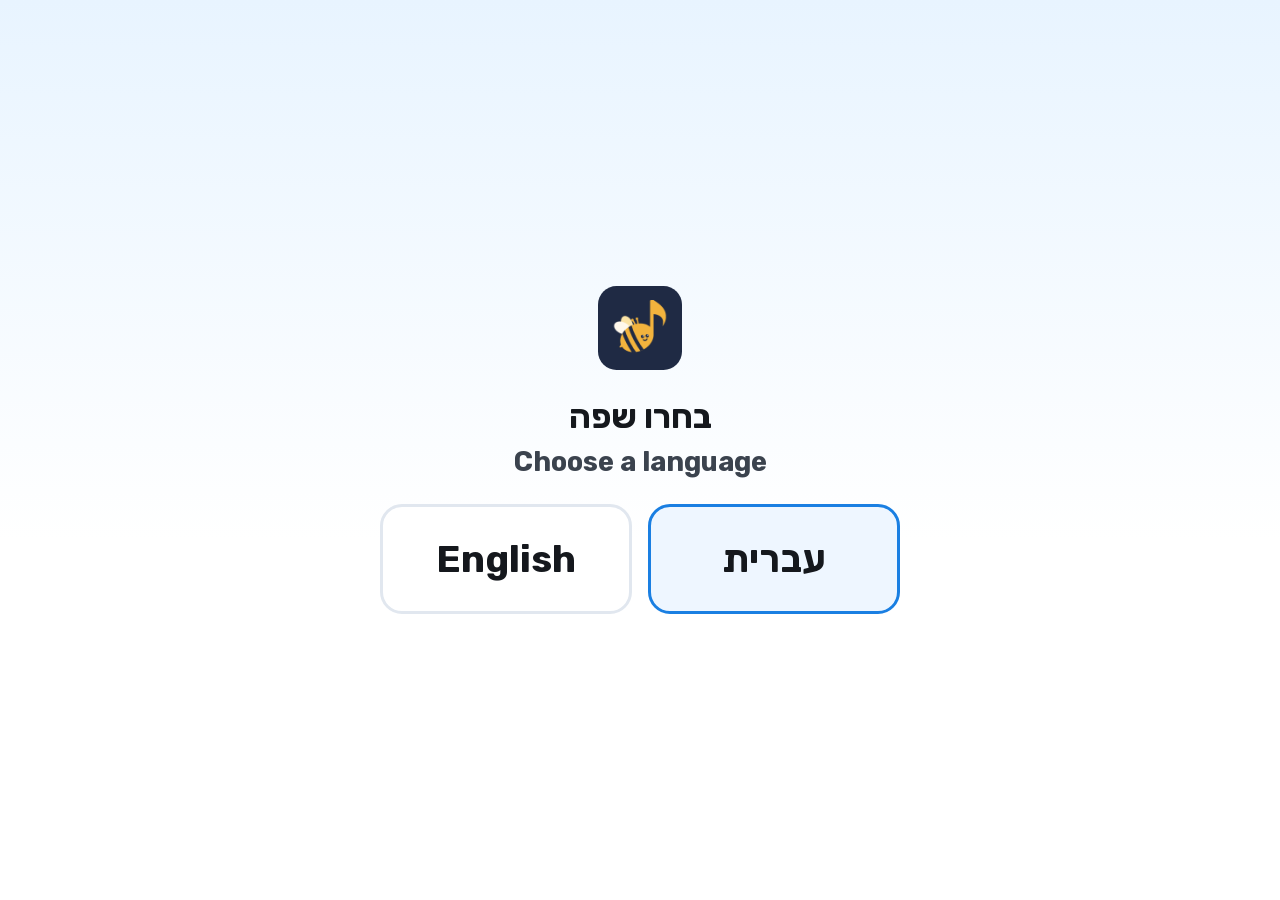
<file: note-names.html>
<!doctype html>
<html lang="he" dir="rtl">
<head>
<meta charset="utf-8">
<meta name="viewport" content="width=device-width, initial-scale=1">
<title>Note Names · Tonebee</title>
<meta name="theme-color" content="#bfe4ff">
<meta name="apple-mobile-web-app-capable" content="yes">
<meta name="mobile-web-app-capable" content="yes">
<meta name="apple-mobile-web-app-title" content="Tonebee">
<link rel="manifest" href="manifest.json">
<link rel="icon" href="icons/favicon-32.png" sizes="32x32"><link rel="icon" href="icons/icon-192.png" sizes="192x192">
<link rel="apple-touch-icon" href="icons/apple-touch-icon.png">
<link rel="stylesheet" href="fonts/fonts.css">
<script>
  // Moving house: the old address (GitHub Pages) hands this device's settings to tonebee.app and sends the page there.
  (function () {
    var keep = /^(brass-|right-note-|ninja-|horn-ladder|breath$|buzz$|songs$|sound-game$)/;
    try {
      if (/github\.io$/.test(location.hostname) && navigator.onLine !== false) {   // offline, the old copy keeps working
        var d = {};
        for (var i = 0; i < localStorage.length; i++) { var k = localStorage.key(i); if (keep.test(k)) d[k] = localStorage.getItem(k); }
        var page = location.pathname.split("/").pop() || "index.html";
        location.replace("https://tonebee.app/" + page + location.search + "#move=" + encodeURIComponent(JSON.stringify(d)));
        return;
      }
      var m = location.hash.match(/^#move=(.*)$/);
      if (m) {
        var s = JSON.parse(decodeURIComponent(m[1]));
        // Only what this device doesn't have yet: an old home-screen icon opens with #move every time.
        for (var key in s) if (keep.test(key) && typeof s[key] === "string" && localStorage.getItem(key) === null) localStorage.setItem(key, s[key]);
        history.replaceState(null, "", location.pathname + location.search);
      }
      // A link straight to a game on a new device: language and instrument first (home), then back to the game.
      var here = location.pathname.split("/").pop();
      if (/^(balloon-breath|buzz-along|sound-game|right-note|horn-ladder|ninja|songs|note-names)\.html$/.test(here)
        && !localStorage.getItem("brass-inst") && !/[?&]test=/.test(location.search))
        location.replace("index.html?next=" + encodeURIComponent(here + location.search));
    } catch (_) {}
  })();
  // English pages lay out left to right from the first paint (the language block fills in the words).
  try { if (/[?&]lang=en/.test(location.search) || (!/[?&]lang=he/.test(location.search) && localStorage.getItem("brass-lang") === "en")) { document.documentElement.lang = "en"; document.documentElement.dir = "ltr"; } } catch (_) {}
</script>
<!-- instruments: edit in index.html only, then `node tests/sync-instruments.mjs` copies it to every page -->
<script>
/* ---------- Instruments: the one list every page reads ----------
   One entry per instrument, in the order of the setup screen. Notes are WRITTEN midi, what the child reads
   (60 = C4, 62 = D4, 64 = E4, 65 = F4, 67 = G4, 69 = A4, 71 = B4, 72 = C5); sounds play at CONCERT pitch
   (written = concert + toWritten).
   ready    false = on the setup screen as "coming soon"
   clef     "treble" | "bass"
   key      the written key of the songs ("C", "G", "Bb"…, see KEY_SIG): its key signature, and do (step 1 of every
            song) = the lowest note in `notes` with the key's name. Black keys are flats, except the key's own sharps.
   hz       [low, high] concert Hz the note games listen between: about 0.8 × the lowest note and 2 × the highest,
            so an overblown octave shows as a wrong note, not as the right one.
   notes    the notes the teacher can tick (Right Note's picker, shared with Note Ninja, Songs and the Ladder);
            keep them on or near the staff (treble: A3 to G5), where every game screen has room
   def      ticked on a new device
   open     notes with no valves (brass), marked "no fingers" in the picker
   samples  recordings in sounds/<id>/, named by CONCERT pitch with flats: cents off equal temperament (playback
            corrects it). A note more than 3 semitones from every recording plays a plain tone.
   games    the home tiles it shows; a link to any other game goes home
   Names are in index.html TEXT, pictures in icons/inst/<id>.png. Buzzing and the Ladder's open notes keep their
   brass-only numbers in their own pages. */
const INSTRUMENT_DATA = {
  trumpet: {
    ready: true, clef: "treble", toWritten: 2, key: "C", hz: [180, 1000],
    notes: [60, 62, 64, 65, 67, 69, 71, 72], def: [60, 62, 64, 65, 67], open: [60, 67, 72],
    samples: { Bb3: -10, C4: 16, D4: 13, Eb4: 3, F4: -3, G4: 11, A4: 7, Bb4: 8 },
    games: "ramzor breath buzz long right ladder ninja songs names clap"
  },
  trombone: {
    ready: true, clef: "bass", toWritten: 0, key: "Bb", hz: [80, 500],
    notes: [46, 48, 50, 51, 53, 55, 57, 58], def: [46, 48, 50, 51, 53], open: [46, 53, 58],
    samples: { Bb2: -5, C3: -7, D3: -16, Eb3: -24, F3: 2, G3: 1, A3: 1, Bb3: 10 },
    games: "ramzor breath buzz long right ladder ninja songs names clap"
  },
  horn: {
    ready: true, clef: "treble", toWritten: 7, key: "C", hz: [130, 800],
    notes: [60, 62, 64, 65, 67, 69, 71, 72, 76], def: [60, 62, 64, 65, 67], open: [60, 67, 72, 76],
    samples: { F2: -34, C3: 5, F3: 13, G3: 4, A3: -14, Bb3: 10, C4: -7, D4: 9, E4: 8, Eb4: 11, F4: 14, G4: 18, A4: 7, C5: 2 },
    games: "ramzor breath buzz long right ladder ninja songs names clap"
  },
  sax: {      // alto sax in E♭: written G = concert B♭, the band's first key
    ready: true, clef: "treble", toWritten: 9, key: "G", hz: [110, 900],
    notes: [62, 64, 65, 66, 67, 69, 71, 72, 74, 76, 77, 78, 79], def: [67, 69, 71, 72, 74], open: [],   // F♮ too: written C is the band's 2nd key
    samples: { F3: -11, G3: 0, A3: -2, Bb3: 1, C4: -3, D4: 0, Eb4: -9, F4: 14, G4: 19, A4: 10, Bb4: 15 },
    games: "ramzor breath long right ladder ninja songs names clap"
  },
  flute: {
    ready: true, clef: "treble", toWritten: 0, key: "Bb", hz: [200, 2400],
    notes: [65, 67, 69, 70, 72, 74, 75, 77, 79], def: [70, 72, 74, 75, 77], open: [],
    samples: { F4: 8, G4: 11, A4: 13, Bb4: 19, C5: 17, D5: 13, Eb5: 8, F5: 10, G5: 24, A5: 16, Bb5: 21 },
    games: "ramzor breath long right ladder ninja songs names clap"
  },
  clarinet: { // B♭ clarinet: written C = concert B♭
    ready: true, clef: "treble", toWritten: 2, key: "C", hz: [110, 1100],
    notes: [57, 59, 60, 62, 64, 65, 67, 69, 70, 71, 72], def: [60, 62, 64, 65, 67], open: [],   // low A B, throat B♭; B and C5 over the break
    samples: { Bb3: -5, C4: -3, D4: -10, Eb4: -4, F4: -2, G4: 0, A4: 1, Bb4: 1 },
    games: "ramzor breath long right ladder ninja songs names clap"
  },
  recorder: { // soprano recorder: sounds an octave above the written note; B A G first
    ready: true, clef: "treble", toWritten: -12, key: "G", hz: [400, 2400],
    notes: [62, 64, 65, 66, 67, 69, 71, 72, 74, 76], def: [67, 69, 71], open: [],   // F♮ and F♯; after B A G come C' and D'
    samples: { C5: 4, D5: 4, E5: 8, Gb5: -3, Ab5: 1, Bb5: 1, C6: 0, D6: 2, E6: 0 },
    games: "ramzor breath long right ladder ninja songs names clap"
  }
};
// Sharps (+) or flats (−) of each key.
const KEY_SIG = { C: 0, G: 1, D: 2, A: 3, F: -1, Bb: -2, Eb: -3 };
// Black keys this instrument reads as sharps (its key's own: F♯ in G); every other one is a flat.
const sharpsOf = id => [6, 1, 8, 3, 10].slice(0, Math.max(0, KEY_SIG[INSTRUMENT_DATA[id].key]));
// Do: the lowest note in `notes` with the key's name.
const doOf = id => { const I = INSTRUMENT_DATA[id], pc = ({ C: 0, D: 2, E: 4, F: 5, G: 7, A: 9, B: 11 }[I.key[0]] + (I.key[1] === "b" ? 11 : 0)) % 12; return I.notes.find(n => n % 12 === pc); };
// Every game's file and its id (the home tiles; the ids in `games`).
const GAME_OF = { "ramzor.html": "ramzor", "balloon-breath.html": "breath", "buzz-along.html": "buzz", "sound-game.html": "long",
  "right-note.html": "right", "horn-ladder.html": "ladder", "ninja.html": "ninja", "songs.html": "songs", "note-names.html": "names", "clap-along.html": "clap" };
const playsGame = (id, game) => !!INSTRUMENT_DATA[id] && INSTRUMENT_DATA[id].games.split(" ").includes(game);
// A link to a game this device's instrument doesn't play (from another class) goes home.
(function () {
  try {
    var game = GAME_OF[location.pathname.split("/").pop()], id = localStorage.getItem("brass-inst");
    if (game && INSTRUMENT_DATA[id] && !playsGame(id, game) && !/[?&]test=/.test(location.search)) location.replace("index.html");
  } catch (_) {}
})();
</script>
<!-- /instruments -->
<style>
  :root {
    --ink: #15181d;
    --ink-2: #3b434e;
    --muted: #56616f;
    --line: rgba(21, 24, 29, .12);
    --panel: rgba(255, 255, 255, .9);
    --blue: #1a7fe2;
    --coral: #e4513f;
    --mint: #17905a;
    --good-bg: #e6f6ee;
    --bad-bg: #fdecea;
    --display: "Lexend", "Avenir Next", "Segoe UI", system-ui, sans-serif;
    --body: "Atkinson Hyperlegible", "Avenir Next", "Segoe UI", system-ui, sans-serif;
    color-scheme: light;
  }
  html[lang="he"] { --display: "Rubik", "Arial Hebrew", system-ui, sans-serif; --body: "Rubik", "Arial Hebrew", system-ui, sans-serif; }
  * { box-sizing: border-box; }
  html { background: #cfeaff; color: var(--ink); }
  body { margin: 0; font-family: var(--body); font-size: 15px; color: var(--ink); background: linear-gradient(180deg, #bfe4ff 0%, #e2f2ff 55%, #fff4e3 100%) fixed; }
  button { font: inherit; color: inherit; }
  :focus-visible { outline: 3px solid var(--blue); outline-offset: 2px; }

  .sky { position: fixed; inset: 0; pointer-events: none; overflow: hidden; z-index: 0; }
  .cloud { position: absolute; left: -30vw; width: clamp(160px, 22vw, 320px); opacity: .8; animation: drift linear infinite; }
  .cloud:nth-child(1) { top: 12%; animation-duration: 120s; animation-delay: -30s; }
  .cloud:nth-child(2) { top: 74%; width: clamp(110px, 15vw, 220px); opacity: .65; animation-duration: 150s; animation-delay: -100s; }
  @keyframes drift { to { transform: translateX(160vw); } }

  .app { position: relative; z-index: 1; min-height: 100vh; min-height: 100dvh; display: grid; grid-template-rows: auto 1fr auto; padding-inline: clamp(16px, 3vw, 48px); }

  .console { display: flex; flex-wrap: wrap; align-items: center; gap: 10px 20px; padding-block: 10px; border-bottom: 1px solid var(--line); color: var(--muted); }
  .brand { font-family: var(--display); font-weight: 600; color: var(--ink-2); margin-inline-end: auto; text-decoration: none; }
  .brand:hover { color: var(--blue); }
  .brand-tool { font-weight: 500; color: var(--muted); }
  .seg { display: inline-flex; background: var(--panel); border-radius: 999px; padding: 3px; gap: 2px; }
  .seg-btn { border: 0; background: transparent; padding: 6px 14px; border-radius: 999px; cursor: pointer; font-family: var(--display); font-weight: 500; color: var(--muted); }
  .seg-btn[aria-pressed="true"] { background: #fff; color: var(--ink); box-shadow: 0 1px 3px rgba(21, 24, 29, .15); }
  .k { font-size: 12px; letter-spacing: .08em; text-transform: uppercase; }
  .levels { display: inline-flex; align-items: center; gap: 4px; }
  .lvl { width: 32px; height: 32px; border-radius: 8px; border: 1px solid var(--line); background: var(--panel); font-family: var(--display); font-weight: 500; cursor: pointer; color: var(--ink-2); }
  .lvl:hover { border-color: var(--blue); }
  .lvl[aria-pressed="true"] { background: var(--blue); border-color: var(--blue); color: #fff; }
  .toggle { display: inline-flex; align-items: center; gap: 6px; cursor: pointer; }
  .toggle input { accent-color: var(--blue); width: 16px; height: 16px; }
  .icon-btn { border: 1px solid var(--line); background: var(--panel); border-radius: 8px; height: 32px; padding: 0 10px; cursor: pointer; color: var(--ink-2); }

  .stage { display: grid; grid-template-rows: auto auto auto auto; align-content: start; gap: clamp(8px, 1.8vh, 20px); padding-block: clamp(12px, 2.6vh, 32px); min-width: 0; }
  .stage-head { display: flex; flex-wrap: wrap; justify-content: space-between; align-items: baseline; gap: 4px 20px; font-family: var(--display); color: var(--ink-2); font-size: clamp(18px, 2.6vh, 28px); }
  .stage-head b { color: var(--ink); font-weight: 700; margin-inline-end: .45em; }
  .score { font-variant-numeric: tabular-nums; color: var(--ink-2); }
  .score b { color: var(--mint); margin: 0; }
  .info { margin: 0; color: var(--muted); font-size: clamp(14px, 1.8vh, 17px); }

  .card { background: rgba(255, 255, 255, .9); border-radius: 28px; padding: clamp(8px, 2vw, 24px); box-shadow: 0 8px 30px rgba(40, 100, 160, .12); display: flex; justify-content: center; }
  .card svg { display: block; width: 100%; height: auto; max-height: 48vh; }
  .learn-note { cursor: pointer; outline: none; }
  .learn-note:focus-visible rect { stroke: var(--blue); stroke-width: 3; }

  .answers { display: flex; flex-wrap: wrap; justify-content: center; gap: clamp(8px, 1.2vw, 14px); }
  .answer {
    font-family: var(--display); font-weight: 600; font-size: clamp(22px, 3.6vh, 40px);
    min-width: 3.4em; padding: .35em .8em; border-radius: 999px; background: #fff;
    border: 3px solid #cfdae6; color: var(--ink); cursor: pointer; transition: transform .1s, background-color .15s, border-color .15s;
  }
  .answer:hover { border-color: var(--blue); }
  .answer:active { transform: scale(.97); }
  .answer.right { background: var(--good-bg); border-color: var(--mint); color: #0f6a42; }
  .answer.wrong { background: var(--bad-bg); border-color: var(--coral); color: #b3342a; animation: shake .4s; }
  @keyframes shake { 20%, 60% { transform: translateX(-6px); } 40%, 80% { transform: translateX(6px); } }

  .transport { display: flex; flex-wrap: wrap; align-items: center; justify-content: space-between; gap: 12px; padding-block: 14px 20px; border-top: 1px solid var(--line); }
  .tip { color: var(--ink-2); font-size: clamp(14px, 1.9vh, 18px); max-width: 60ch; }
  .tip b { font-family: var(--display); color: var(--ink); }
  .transport-btns { display: flex; gap: 12px; margin-inline-start: auto; }
  .btn { font-family: var(--display); font-weight: 600; font-size: clamp(17px, 2.4vh, 24px); border-radius: 999px; padding: .6em 1.4em; cursor: pointer; border: 2px solid transparent; }
  .btn.primary { background: var(--blue); color: #fff; min-width: 7.5em; }
  .btn.primary:hover { background: #0f63b8; }
  .btn.ghost { background: var(--panel); border-color: var(--line); color: var(--ink-2); }
  .btn.ghost:hover { border-color: var(--blue); }

  #confetti { position: fixed; inset: 0; width: 100%; height: 100%; pointer-events: none; z-index: 10; }

  @media (max-width: 640px) {
    .brand { width: 100%; }
    .transport-btns { width: 100%; }
    .transport-btns .btn { flex: 1; }
    .console { gap: 8px 10px; }
    .seg-btn { padding: 6px 10px; }
    .info { display: none; }
    .btn { white-space: nowrap; font-size: 17px; padding: .55em .9em; }
  }
  @media (max-width: 640px) and (max-height: 700px) {
    .tip { display: none; }
    .card svg { max-height: 36vh; }
  }
  /* Short screens (a phone on its side): drop the extras so the staff and the buttons fit. */
  @media (max-height: 500px) {
    .console { gap: 6px 12px; padding-block: 6px; }
    .info, .tip { display: none; }
    .stage { padding-block: 6px; gap: 6px; }
    .stage-head { font-size: 17px; }
    .card { padding: 4px 8px; border-radius: 18px; }
    .card svg { max-height: 38vh; }
    .answer { font-size: 20px; padding: .2em .7em; }
    .transport { padding-block: 6px 8px; }
    .btn { font-size: 16px; padding: .45em 1.1em; }
  }
  @media (prefers-reduced-motion: reduce) {
    .cloud, .answer.wrong { animation: none; }
  }
  .seg[hidden] { display: none; }
  .card { direction: ltr; }               /* music reads left to right in every language */

  /* The cover: how to play without words (first visit, or "?"), then one button. */
  .cover { display: grid; justify-items: center; gap: 2.4vh; }
  .cover-btns { display: flex; align-items: center; gap: 14px; }
  .help-btn { width: 56px; height: 56px; border-radius: 50%; border: 2px solid var(--line, #e1e7ef); background: #fff; font: inherit; font-size: 26px; font-weight: 700; color: var(--muted, #66707d); cursor: pointer; }
  .help-btn:hover { border-color: var(--accent, #1a7fe2); color: var(--accent, #1a7fe2); }
  .demo { width: min(560px, 76vw); height: auto; max-height: 52vh; border-radius: 22px; box-shadow: 0 12px 34px rgba(31, 42, 68, .16); }
  .demo[hidden] { display: none; }
  .demo { direction: ltr; }   /* laid out like the game itself, which never mirrors with the language */
  .d-waves path { animation: dPulse .5s infinite alternate; }
  .d-w2 { animation-delay: .17s !important; } .d-w3 { animation-delay: .34s !important; }
  @keyframes dPulse { from { opacity: .25; } to { opacity: 1; } }
  @media (prefers-reduced-motion: reduce) { .demo * { animation: none !important; } }

  /* First visit (or "?" in the top bar): the card over the game. */
  .cover-card { position: fixed; inset: 0; z-index: 60; display: grid; place-items: center; background: rgba(255, 255, 255, .88); padding: 3vh 4vw; }
  .cover-card[hidden] { display: none; }
  .cover-play { width: clamp(72px, 11vh, 96px); height: clamp(72px, 11vh, 96px); border-radius: 50%; border: 0; background: var(--accent, #1a7fe2); color: #fff; font-size: clamp(30px, 5vh, 42px); cursor: pointer; box-shadow: 0 6px 0 rgba(31, 42, 68, .18); padding-inline-start: .18em; }
  .cover-play:hover { filter: brightness(1.08); }

  .d-head { fill: #1f2a44; animation: dHead 5s infinite; }
  .d-ok { animation: dOk 5s infinite; }
  .d-tap { transform-box: fill-box; transform-origin: center; opacity: 0; animation: dTap 5s infinite; }
  @keyframes dTap { 0%, 38% { opacity: 0; transform: scale(.6); } 42% { opacity: 1; transform: scale(1); } 50%, 100% { opacity: 0; transform: scale(1.3); } }
  @keyframes dOk { 0%, 43% { fill: #fff; stroke: #e1e7ef; } 46%, 92% { fill: #d6f2e2; stroke: #2fa36b; } 100% { fill: #fff; stroke: #e1e7ef; } }
  @keyframes dHead { 0%, 43% { fill: #1f2a44; } 46%, 92% { fill: #2fa36b; } 100% { fill: #1f2a44; } }

  /* Brand (2026-10-26): the main action buttons are honey with navy text and a pressable bottom edge, like the logo's bee;
     blue stays only where it means something in the game (the note you play, the hold ring). Selected options stay neutral. */
  .big-btn, .resume-btn, .cover-play, .play-btn:not(.stop), .empty button, .btn.primary {
    background: #f2b33d !important; color: #1f2a44 !important; box-shadow: 0 4px 0 #c98f22; }
  .big-btn:hover, .resume-btn:hover, .cover-play:hover, .play-btn:not(.stop):hover, .empty button:hover, .btn.primary:hover {
    background: #f6c055 !important; filter: none; }
  .big-btn:active, .resume-btn:active, .cover-play:active, .play-btn:not(.stop):active, .empty button:active, .btn.primary:active {
    transform: translateY(3px); box-shadow: 0 1px 0 #c98f22; }
  .pause-icon { color: #1f2a44; }
  .lvl[aria-pressed="true"] { background: #1f2a44 !important; border-color: #1f2a44 !important; color: #fff8ec !important; }

  /* Top bar like the other games: the way home, the mode, then icons. Teacher controls (level, tempo…) open under ⚙. */
  .home { display: inline-flex; align-items: center; gap: 6px; color: var(--ink-2); text-decoration: none; font-family: var(--display); font-weight: 600; min-height: 44px; }
  .home-icon { display: none; width: 30px; height: 30px; border-radius: 22%; }
  .console .spacer { margin-inline-start: auto; }
  .drawer { position: absolute; inset-inline: 0; z-index: 30; margin-inline: auto; width: min(760px, calc(100% - 24px)); background: #fff; border-radius: 0 0 22px 22px;
    box-shadow: 0 18px 40px rgba(31, 42, 68, .18); padding: 18px clamp(16px, 3vw, 28px) 20px; display: grid; gap: 16px; }
  .drawer[hidden] { display: none; }
  .drawer-row { display: flex; flex-wrap: wrap; align-items: center; gap: 12px 20px; }
  .drawer-k { font-weight: 700; color: var(--ink-2); min-width: 4em; }
  .drawer .levels { gap: 8px; flex-wrap: wrap; max-width: 100%; }
  .drawer-row:has(.levels) { flex-wrap: wrap; }
  .drawer .lvl { min-width: 52px; min-height: 52px; font-size: 20px; }
  @media (max-width: 600px) {
    /* Upright phone: the way home and the icons on the first line, the choices (levels, modes) centred on a line of
       their own below, instead of wrapping wherever they happen to run out of room (two and three ragged rows). */
    .console:has(> .seg)::after { content: ""; order: 1; flex-basis: 100%; height: 0; }
    .console > .seg { order: 2; }
    .console > .seg:first-of-type { margin-inline-start: auto; }
    .console > .seg:last-of-type { margin-inline-end: auto; }
    .home-word { display: none; }
    .home-icon { display: block; }
    .drawer .lvl { min-width: 46px; min-height: 46px; }
  }
  @media (max-width: 400px) { #fullscreen { display: none; } }   /* the smallest phones: no room, and iPhones can't anyway */
  @media (max-width: 400px), (max-height: 500px) { .console { column-gap: 8px; padding-inline: 8px; } .seg-btn { font-size: 15px; padding: 0 8px; } }   /* English choices are wider */
</style>
<script>
  // Analytics (PostHog): anonymous counts only: which pages open, from whose teacher link, "tell me when" taps, script errors.
  // No cookies, names, recordings, autocapture or heatmaps. Off on localhost (?ph=1 turns it on) and in ?test= mode;
  // offline it quietly does nothing. Teacher link: tonebee.app/?t=<name> remembers <name> on this device as `ref`.
  // ?me=1 once on the founder's own devices marks their visits internal (PostHog's test-account filter hides them).
  // tbTrack(event, props) is safe to call from any page, with or without analytics.
  window.tbTrack = function (event, props, opts) { try { if (window.posthog && posthog.capture) posthog.capture(event, props, opts); } catch (_) {} };
  (function () {
    try {
      var q = new URLSearchParams(location.search), ls = window.localStorage;
      if (q.get("t")) ls.setItem("brass-ref", q.get("t").slice(0, 40).toLowerCase());
      if (q.get("me") === "1") ls.setItem("brass-me", "1");
      if (q.has("test") || (/^(localhost|127\.0\.0\.1|\[::1\])$/.test(location.hostname) && q.get("ph") !== "1")) return;
      !function(t,e){var o,n,p,r;e.__SV||(window.posthog=e,e._i=[],e.init=function(i,s,a){function g(t,e){var o=e.split(".");2==o.length&&(t=t[o[0]],e=o[1]),t[e]=function(){t.push([e].concat(Array.prototype.slice.call(arguments,0)))}}(p=t.createElement("script")).type="text/javascript",p.crossOrigin="anonymous",p.async=!0,p.src=s.api_host.replace(".i.posthog.com","-assets.i.posthog.com")+"/static/array.js",(r=t.getElementsByTagName("script")[0]).parentNode.insertBefore(p,r);var u=e;for(void 0!==a?u=e[a]=[]:a="posthog",u.people=u.people||[],Object.defineProperty(u,"toString",{configurable:!0,enumerable:!0,writable:!0,value:function(t){var e="posthog";return"posthog"!==a&&(e+="."+a),t||(e+=" (stub)"),e}}),Object.defineProperty(u.people,"toString",{configurable:!0,enumerable:!0,writable:!0,value:function(){return u.toString(1)+".people (stub)"}}),o="init capture register register_once register_for_session unregister unregister_for_session getFeatureFlag getFeatureFlagResult isFeatureEnabled reloadFeatureFlags updateEarlyAccessFeatureEnrollment getEarlyAccessFeatures on onFeatureFlags onSessionId getSurveys getActiveMatchingSurveys renderSurvey canRenderSurvey getNextSurveyStep identify setPersonProperties group resetGroups setPersonPropertiesForFlags resetPersonPropertiesForFlags setGroupPropertiesForFlags resetGroupPropertiesForFlags reset get_distinct_id getGroups get_session_id get_session_replay_url alias set_config startSessionRecording stopSessionRecording sessionRecordingStarted captureException loadToolbar get_property getSessionProperty createPersonProfile opt_in_capturing opt_out_capturing has_opted_in_capturing has_opted_out_capturing clear_opt_in_out_capturing debug".split(" "),n=0;n<o.length;n++)g(u,o[n]);e._i.push([i,s,a])},e.__SV=1)}(document,window.posthog||[]);
      posthog.init("phc_qT52WGA8rWLi0ZPFQHfUqE2KaO0gYCXDEml6THivdXr", {
        api_host: "https://us.i.posthog.com", defaults: "2026-08-30",
        persistence: "localStorage", person_profiles: "identified_only", advanced_disable_flags: true,
        autocapture: false, capture_pageview: false, capture_pageleave: false, capture_dead_clicks: false, rageclick: false,
        capture_heatmaps: false, capture_performance: false, disable_session_recording: true, disable_surveys: true,
        mask_all_text: true, capture_exceptions: true
      });
      var page = location.pathname.split("/").pop() || "index.html";
      posthog.register({
        app: "tonebee", page: page.replace(/\.html$/, ""), ref: ls.getItem("brass-ref") || "none",
        inst: ls.getItem("brass-inst") || "none", lang: ls.getItem("brass-lang") || "none",
        installed: !!(matchMedia("(display-mode: standalone)").matches || navigator.standalone)
      });
      if (ls.getItem("brass-me")) posthog.register({ is_internal: true });
      posthog.capture("$pageview");
    } catch (_) {}
  })();
</script>
</head>
<body>
<div class="sky" aria-hidden="true">
  <svg class="cloud" viewBox="0 0 220 110"><g fill="#fff"><circle cx="70" cy="62" r="38"/><circle cx="118" cy="46" r="46"/><circle cx="164" cy="66" r="32"/><rect x="36" y="62" width="160" height="38" rx="19"/></g></svg>
  <svg class="cloud" viewBox="0 0 220 110"><g fill="#fff"><circle cx="70" cy="62" r="38"/><circle cx="118" cy="46" r="46"/><circle cx="164" cy="66" r="32"/><rect x="36" y="62" width="160" height="38" rx="19"/></g></svg>
</div>

<div class="app">
  <header class="console" data-t-aria="controls">
    <a class="home" href="index.html" aria-label="Tonebee" data-t-aria="brand">‹<img class="home-icon" src="icons/icon-192.png" alt=""><span class="home-word"> <span data-t="brand">Tonebee</span></span></a>
    <div class="seg" role="group" data-t-aria="mode">
      <button id="mLearn" class="seg-btn" aria-pressed="true" data-t="learn"></button>
      <button id="mQuiz" class="seg-btn" aria-pressed="false" data-t="quiz"></button>
    </div>
    <span class="spacer"></span>
    <button id="settingsBtn" class="icon-btn" data-t-title="settings" data-t-aria="settings" aria-expanded="false">⚙</button>
    <button id="helpBtn" class="icon-btn" data-t-title="howTo" data-t-aria="howTo">?</button>
    <button id="fullscreen" class="icon-btn" data-t-title="fullscreen">⛶</button>
  </header>
  <section class="drawer" id="drawer" hidden data-t-aria="controls">
      <div class="drawer-row"><span class="drawer-k" data-t="level"></span><span id="levels" class="levels"></span></div>
      <div class="drawer-row"><span class="drawer-k" data-t="noteNames"></span><div class="seg" role="group" data-t-aria="noteNames" id="namesSeg">
      <button id="nSolfege" class="seg-btn" aria-pressed="true">דו רה מי</button>
      <button id="nLetters" class="seg-btn" aria-pressed="false">C D E</button>
    </div></div>
      <div class="drawer-row"><label class="toggle" for="sound"><input id="sound" type="checkbox" checked><span data-t="sound"></span></label></div>
  </section>

  <main class="stage" id="stage">
    <div class="stage-head">
      <div><b id="levelNum">Level 1</b><span id="levelNotes"></span></div>
      <div class="score" id="score"></div>
    </div>
    <p class="info" id="info"></p>
    <div class="card" id="card"></div>
    <div class="answers" id="answers" role="group" data-t-aria="answers"></div>
  </main>

  <footer class="transport">
    <div class="tip" id="tip"></div>
    <div class="transport-btns">
      <button id="secondaryBtn" class="btn ghost"></button>
      <button id="primaryBtn" class="btn primary"></button>
    </div>
  </footer>
</div>
<canvas id="confetti" aria-hidden="true"></canvas>
<div class="cover-card" id="coverCard" hidden>
  <div class="cover">
    <svg class="demo ltr" id="demo" viewBox="0 0 480 300" aria-hidden="true">
      <defs><clipPath id="dClip"><rect width="480" height="300" rx="22"/></clipPath></defs>
      <g clip-path="url(#dClip)">
        <rect width="480" height="300" fill="#fffaf0"/>
        <g stroke="#1f2a44" stroke-width="2"><line x1="130" x2="350" y1="60" y2="60"/><line x1="130" x2="350" y1="80" y2="80"/><line x1="130" x2="350" y1="100" y2="100"/><line x1="130" x2="350" y1="120" y2="120"/><line x1="130" x2="350" y1="140" y2="140"/></g>
        <text class="d-clef" x="140" y="120" font-size="80" fill="#1f2a44" style="font-family: Bravura">&#xE050;</text>
        <text class="d-head" x="250" y="140" font-size="80" style="font-family: Bravura">&#xE0A4;</text>
        <g font-size="28" font-weight="700" text-anchor="middle" style="font-family: var(--display, Rubik), sans-serif">
          <rect x="102" y="190" width="80" height="58" rx="16" fill="#fff" stroke="#e1e7ef" stroke-width="3"/><text class="d-a0" x="142" y="229" fill="#1f2a44"></text>
          <rect x="200" y="190" width="80" height="58" rx="16" fill="#fff" stroke="#e1e7ef" stroke-width="3"/><text class="d-a1" x="240" y="229" fill="#1f2a44"></text>
          <rect class="d-ok" x="298" y="190" width="80" height="58" rx="16" fill="#fff" stroke="#e1e7ef" stroke-width="3"/><text class="d-a2" x="338" y="229" fill="#1f2a44"></text>
        </g>
        <g class="d-tap"><circle cx="352" cy="232" r="22" fill="none" stroke="#1a7fe2" stroke-width="5"/><circle cx="352" cy="232" r="8" fill="#1a7fe2"/></g>
      </g>
    </svg>
    <button class="cover-play" id="coverPlay" data-t-title="howTo" data-t-aria="howTo">▶</button>
  </div>
</div>
<script>
"use strict";

/* ---------- Language ----------
   Hebrew or English, chosen on the home screen (`brass-lang`; ?lang=en|he for a link). Never mixed: every
   word on screen comes from TEXT (elements carry data-t / data-t-html / data-t-title / data-t-aria), and
   English names notes by letter (C D E, B♭). COMMON holds what every page says (microphone, pause, buttons). */
const LANG = (() => {
  try {
    const q = new URLSearchParams(location.search).get("lang");
    if (q === "en" || q === "he") return q;
    return localStorage.getItem("brass-lang") === "en" ? "en" : "he";
  } catch (_) { return "he"; }
})();
const COMMON = {
  he: {
    listening: "מקשיבים", noMicSound: "אין קול מהמיקרופון", muted: "מושתק", tapScreen: "לגעת במסך", noMic: "ללא מיקרופון",
    mic: "מיקרופון", test: "בדיקה", start: "▶ מנגנים", tryAgain: "מנסים שוב", startPrompt: "",
    keepListening: "עצרנו לרגע", onlyOnline: "המיקרופון עובד רק באתר tonebee.app",
    micNotFound: "לא נמצא מיקרופון", micBusy: "המיקרופון תפוס באפליקציה אחרת",
    micFailed: "לא הצלחנו לפתוח את המיקרופון", micGone: "המיקרופון נותק",
    micBlocked: "המיקרופון חסום", micAsk: "מאשרים מיקרופון ומתחילים", micHow: "איך פותחים:",
    helpAndroid: ["לוחצים על הסמל שליד הכתובת", "הרשאות ← מיקרופון ← מפעילים"],
    helpAndroidApp: ["פותחים את tonebee.app ב־Chrome", "לוחצים על הסמל שליד הכתובת", "הרשאות ← מיקרופון ← מפעילים", "חוזרים לטונבי"],
    helpAndroidSystem: ["הגדרות הטלפון ← אפליקציות ← Chrome", "הרשאות ← מיקרופון ← מאפשרים"],
    helpQuick: ["מושכים את המסך מלמעלה למטה", "גישה למיקרופון ← מפעילים"],
    helpInApp: ["⋯ למעלה ← פתיחה בדפדפן", "בדפדפן לוחצים שוב ▶"],
    helpSamsung: ["☰ ← הגדרות ← אתרים והורדות", "הרשאות אתרים ← מיקרופון ← tonebee.app ← מאפשרים"],
    helpIos: ["הגדרות ← יישומים ← Safari", "מיקרופון ← אפשר", "סוגרים את Safari ופותחים מחדש"],
    helpIosApp: ["הגדרות ← יישומים ← Safari", "מיקרופון ← אפשר", "סוגרים את טונבי ופותחים מחדש"],
    helpDesktop: ["לוחצים על הסמל שליד הכתובת", "מיקרופון ← מאפשרים"],
    helpNativeIos: ["לוחצים על ״פתיחת הגדרות״", "מיקרופון ← מפעילים", "חוזרים לטונבי"],
    helpNativeAndroid: ["לוחצים על ״פתיחת הגדרות״", "הרשאות ← מיקרופון ← מאפשרים", "חוזרים לטונבי"],
    openSettings: "פתיחת הגדרות",
    helpParent: "לא נפתח? מבקשים מהורה לאשר (Family Link / זמן מסך)",
    pause: "השהיה (Esc)", resume: "▶ ממשיכים", stop: "■ עצירה", fullscreen: "מסך מלא (F)", home: "‹ טונבי", brand: "טונבי",
    trumpet: "חצוצרה", trombone: "טרומבון", horn: "קרן", instrument: "כלי",
    diagTitle: "בדיקת מיקרופון (D)", diagAudio: "אודיו", diagMic: "מיקרופון", diagLevel: "רמה", diagVolume: "עוצמה",
    diagPitch: "צליל", diagCents: "דיוק", diagFloor: "רצפה", moving: "זז", still: "עומד", sound: "צליל", quiet: "שקט", turn: "מסובבים את הטלפון לרוחב"
  },
  en: {
    listening: "Listening", noMicSound: "No sound from the mic", muted: "Muted", tapScreen: "Tap the screen", noMic: "No microphone",
    mic: "Microphone", test: "Test", start: "▶ Play", tryAgain: "Try again", startPrompt: "",
    keepListening: "Paused", onlyOnline: "The microphone only works on tonebee.app",
    micNotFound: "No microphone found", micBusy: "Another app is using the microphone",
    micFailed: "Couldn't open the microphone", micGone: "The microphone was disconnected",
    micBlocked: "Microphone is blocked", micAsk: "Tap Allow so we can hear you", micHow: "How to fix:",
    helpAndroid: ["Tap the icon next to the address", "Permissions → Microphone → On"],
    helpAndroidApp: ["Open tonebee.app in Chrome", "Tap the icon next to the address", "Permissions → Microphone → On", "Come back to Tonebee"],
    helpAndroidSystem: ["Phone Settings → Apps → Chrome", "Permissions → Microphone → Allow"],
    helpQuick: ["Swipe down from top of screen", "Microphone access → Turn on"],
    helpInApp: ["Tap ⋯ → Open in browser", "Tap ▶ again"],
    helpSamsung: ["☰ → Settings → Sites and downloads", "Site permissions → Microphone → tonebee.app → Allow"],
    helpIos: ["Settings → Apps → Safari", "Microphone → Allow", "Close Safari and reopen"],
    helpIosApp: ["Settings → Apps → Safari", "Microphone → Allow", "Close Tonebee and reopen"],
    helpDesktop: ["Click the icon next to the address", "Microphone → Allow"],
    helpNativeIos: ["Tap “Open Settings”", "Microphone → Turn on", "Come back to Tonebee"],
    helpNativeAndroid: ["Tap “Open Settings”", "Permissions → Microphone → Allow", "Come back to Tonebee"],
    openSettings: "Open Settings",
    helpParent: "Still blocked? Ask a parent to allow it (Family Link / Screen Time)",
    pause: "Pause (Esc)", resume: "▶ Continue", stop: "■ Stop", fullscreen: "Full screen (F)", home: "‹ Tonebee", brand: "Tonebee",
    trumpet: "Trumpet", trombone: "Trombone", horn: "Horn", instrument: "Instrument",
    diagTitle: "Microphone check (D)", diagAudio: "Audio", diagMic: "Mic", diagLevel: "Level", diagVolume: "Volume",
    diagPitch: "Pitch", diagCents: "Cents", diagFloor: "Floor", moving: "running", still: "stopped", sound: "sound", quiet: "quiet", turn: "Turn your phone sideways"
  }
};
const T = (key, ...args) => {
  const v = (TEXT[LANG] && TEXT[LANG][key]) ?? COMMON[LANG][key] ?? (TEXT.he && TEXT.he[key]) ?? COMMON.he[key] ?? key;
  return typeof v === "function" ? v(...args) : v;
};
function applyText() {
  const root = document.documentElement;
  root.lang = LANG;
  root.dir = LANG === "he" ? "rtl" : "ltr";
  document.querySelectorAll("[data-t]").forEach(n => { n.textContent = T(n.dataset.t); });
  document.querySelectorAll("[data-t-html]").forEach(n => { n.innerHTML = T(n.dataset.tHtml); });
  document.querySelectorAll("[data-t-title]").forEach(n => { n.title = T(n.dataset.tTitle); });
  document.querySelectorAll("[data-t-aria]").forEach(n => { n.setAttribute("aria-label", T(n.dataset.tAria)); });
  if (TEXT[LANG] && TEXT[LANG].pageTitle) document.title = T("pageTitle");
}
const TEXT = {
  he: {
    howTo: "איך משחקים", settings: "הגדרות (S)", pageTitle: "תווים · טונבי", controls: "שליטה למורה", back: "חזרה ל-טונבי", tool: "/ תווים", mode: "מצב",
    learn: "מכירים את התווים", quiz: "איך קוראים לו?", level: "שלב", noteNames: "שמות התווים", sound: "צליל", fullscreenBtn: "⛶ מסך מלא",
    answers: "תשובות", levelN: n => `שלב ${n}`, levelTip: n => `שלב ${n}: ${n + 1} תווים`, levelNotes: list => `התווים בשלב הזה: ${list}`,
    playIt: name => `${name}: להשמיע`, isNew: "חדש", whichNote: "איזה תו זה?",
    tipLine2: f => `<b>${f}</b> יושב על הקו השני מלמטה.`, tipLine3: f => `<b>${f}</b> יושב על הקו האמצעי.`, tipFirst: f => `<b>${f}</b> יושב על קו קטן משלו מתחת לחמשה.`,
    tips: ["<b>קו או רווח?</b> מסתכלים טוב לפני שעונים.", "<b>מוצאים תו שמכירים,</b> ואז עולים או יורדים.", "<b>אומרים ביחד,</b> ואז בודקים את התשובה."],
    score: (s, b) => `ברצף: <b>${s}</b> · שיא: ${b}`, playThem: "▶ להשמיע", next: "הבא ◀", nameIt: "איך קוראים לו? ◀", hearIt: "🔊 לשמוע",
    info: { trumpet: "חצוצרה בסי במול · מפתח סול · נשמעת טון שלם נמוך מהכתוב", trombone: "טרומבון · מפתח פָה · נשמע בדיוק כמו שכתוב", horn: "קרן בפָה · מפתח סול · נשמעת קווינטה נמוך מהכתוב",
      sax: "סקסופון אלט במי במול · מפתח סול · נשמע סקסטה גדולה נמוך מהכתוב", flute: "חליל צד · מפתח סול · נשמע בדיוק כמו שכתוב",
      clarinet: "קלרינט בסי במול · מפתח סול · נשמע טון שלם נמוך מהכתוב", recorder: "חלילית סופרן · מפתח סול · נשמעת אוקטבה גבוה מהכתוב" },
    names: ["דוֹ", "רֶה", "מִי", "פָה", "סוֹל", "לָה", "סִי"]
  },
  en: {
    howTo: "How to play", settings: "Settings (S)", pageTitle: "Note Names · Tonebee", controls: "Teacher controls", back: "Back to Tonebee", tool: "/ Note Names", mode: "Mode",
    learn: "Meet the notes", quiz: "Name it", level: "Level", noteNames: "Note names", sound: "Sound", fullscreenBtn: "⛶ Full screen",
    answers: "Answers", levelN: n => `Level ${n}`, levelTip: n => `Level ${n}: ${n + 1} notes`, levelNotes: list => `The notes for this level: ${list}`,
    playIt: name => `${name}: play`, isNew: "new", whichNote: "Which note is this?",
    tipLine2: f => `<b>${f}</b> sits on the second line from the bottom.`, tipLine3: f => `<b>${f}</b> sits on the middle line.`, tipFirst: f => `<b>${f}</b> sits on its own little line below the staff.`,
    tips: ["<b>Line or space?</b> Look carefully before you answer.", "<b>Find a note you know,</b> then step up or down.", "<b>Say it together</b>, then check the answer."],
    score: (s, b) => `In a row: <b>${s}</b> · Best: ${b}`, playThem: "▶ Play them", next: "Next ▶", nameIt: "Name it ▶", hearIt: "🔊 Hear it",
    info: { trumpet: "Trumpet in B♭ · treble clef · sounds a whole step lower than written", trombone: "Trombone · bass clef · sounds as written", horn: "Horn in F · treble clef · sounds a fifth lower than written",
      sax: "Alto sax in E♭ · treble clef · sounds a major sixth lower than written", flute: "Flute · treble clef · sounds as written",
      clarinet: "Clarinet in B♭ · treble clef · sounds a whole step lower than written", recorder: "Soprano recorder · treble clef · sounds an octave higher than written" },
    names: ["C", "D", "E", "F", "G", "A", "B"]
  }
};
applyText();

/* ---------- Note Names ----------
   Students always see their own WRITTEN note, in their own clef, with the name they read.
   The sound is the real CONCERT pitch: trumpet in B♭ sounds a tone lower, horn in F a 5th lower, trombone as written. */

const $ = id => document.getElementById(id);
const SVGNS = "http://www.w3.org/2000/svg";
const INK = "#15181d", GOOD = "#17905a", GOLD = "#b7800f", WASH = "#ddebfa", BLUE = "#1a7fe2";

// Bravura music font (SMuFL, SIL OFL): font-size = 4 staff spaces, each symbol sits on its reference line.
const GLYPH = { gClef: "", fClef: "", flat: "", sharp: "", whole: "" };
const MUSIC_FONT = "font-family: Bravura";
const WHOLE_WIDTH = 1.688; // staff spaces

const LETTERS = ["C", "D", "E", "F", "G", "A", "B"];
const SOLFEGE = TEXT.he.names;          // Hebrew do re mi; English always names notes by letter
const SEMITONE = [0, 2, 4, 5, 7, 9, 11];

// A written note: letter index (C = 0 … B = 6), octave (C4 = middle C), alteration (-1 = flat, 1 = sharp).
const note = (l, o, a = 0) => ({ l, o, a });
// Written midi → note: flats, except the instrument's own sharps (F♯ for a sax or recorder in G).
const noteOf = (m, id) => {
  const pc = m % 12, o = Math.floor(m / 12) - 1, white = SEMITONE.indexOf(pc);
  if (white >= 0) return note(white, o);
  return sharpsOf(id).includes(pc) ? note(SEMITONE.indexOf(pc - 1), o, 1) : note(SEMITONE.indexOf(pc + 1), o, -1);
};
const LEVEL_COUNT = 7;

// This page's view of the shared instrument list (INSTRUMENT_DATA, in <head>): clef, transposition, and the first
// notes in the order they are added (level n uses the first n + 1): the key's notes from do up, then the key's
// notes below do, then the rest (trumpet/horn C4 → C5, trombone B♭2 → B♭3, sax G4 → G5, recorder G4 → E5, F♯4, E4).
const INSTRUMENTS = Object.fromEntries(Object.entries(INSTRUMENT_DATA).map(([id, d]) => {
  const dn = doOf(id), inKey = n => SEMITONE.includes(((n - dn) % 12 + 12) % 12);
  const up = d.notes.filter(n => n >= dn && inKey(n)), down = d.notes.filter(n => n < dn && inKey(n)).reverse(), rest = d.notes.filter(n => !inKey(n));
  return [id, { clef: d.clef, transpose: -d.toWritten, notes: [...up, ...down, ...rest].slice(0, LEVEL_COUNT + 1).map(m => noteOf(m, id)) }];
}));

const state = {
  inst: "trumpet", level: 1, mode: "learn", names: "solfege", sound: true,
  current: null, drawn: null, answered: false, streak: 0, best: 0, last: -1, tip: 0,
  learn: [], timers: []
};

const nameOf = n => (state.names === "solfege" && LANG === "he" ? SOLFEGE : LETTERS)[n.l] + (n.a === -1 ? "♭" : n.a === 1 ? "♯" : "");
const concertMidi = n => 12 * (n.o + 1) + SEMITONE[n.l] + n.a + INSTRUMENTS[state.inst].transpose;
const levelNotes = () => INSTRUMENTS[state.inst].notes.slice(0, state.level + 1);

/* ---------- Sound ---------- */

const Sound = (() => {
  let ctx = null, master = null;

  // iOS can leave the engine "interrupted" (a call, Siri, the app in the background) or close it, and resume()
  // alone may never bring it back: a tap resumes a suspended engine, and one that is closed or interrupted, or
  // still not running a second after a resume, is replaced by a new one in the same tap.
  function ensure() {
    const c = ctx;
    if (c && c.state !== "running") {
      if (c.state === "closed" || c.state === "interrupted" || (c.tried && Date.now() - c.tried > 1000)) { try { c.close().catch(() => {}); } catch (_) {} ctx = null; }
      else if (!c.tried) { c.tried = Date.now(); c.resume().then(() => { c.tried = 0; }, () => {}); }
    }
    if (!ctx) {
      if (navigator.audioSession) navigator.audioSession.type = "playback";   // given back on pagehide (below)
      ctx = new (window.AudioContext || window.webkitAudioContext)();
      master = ctx.createGain();
      master.gain.value = 0.8;
      master.connect(ctx.destination);
    }
  }

  // Warm brass-like tone: two detuned sawtooths, the filter opens on the attack. Returns ms until the note starts.
  function play(midi, delay = 0, dur = 1.1) {
    ensure();
    const t = ctx.currentTime + 0.03 + delay, hz = 440 * Math.pow(2, (midi - 69) / 12);
    const f = ctx.createBiquadFilter(), g = ctx.createGain();
    f.type = "lowpass";
    f.Q.value = 1.1;
    f.frequency.setValueAtTime(hz * 1.5, t);
    f.frequency.exponentialRampToValueAtTime(Math.min(6000, hz * 8), t + 0.07);
    f.frequency.exponentialRampToValueAtTime(Math.min(4000, hz * 4.5), t + 0.35);
    g.gain.setValueAtTime(0.0001, t);
    g.gain.exponentialRampToValueAtTime(0.18, t + 0.05);
    g.gain.setValueAtTime(0.18, t + dur - 0.18);
    g.gain.exponentialRampToValueAtTime(0.0001, t + dur);
    f.connect(g); g.connect(master);
    for (const detune of [0, 6]) {
      const o = ctx.createOscillator();
      o.type = "sawtooth";
      o.frequency.value = hz;
      o.detune.value = detune;
      o.connect(f);
      o.start(t); o.stop(t + dur + 0.05);
    }
    return (t - ctx.currentTime) * 1000;
  }

  return { play };
})();

/* ---------- Staff ---------- */

function el(tag, attrs, parent) {
  const n = document.createElementNS(SVGNS, tag);
  for (const k in attrs) n.setAttribute(k, attrs[k]);
  if (parent) parent.appendChild(n);
  return n;
}

// Staff position: 0 = bottom line, 1 = first space … 8 = top line. Treble bottom line is E4, bass bottom line is G2.
function staffPos(n) {
  const diatonic = n.o * 7 + n.l;
  return INSTRUMENTS[state.inst].clef === "treble" ? diatonic - 30 : diatonic - 18;
}

function drawStaff(svg, x0, x1, yTop, S) {
  const yBottom = yTop + 4 * S;
  for (let i = 0; i < 5; i++) el("line", { x1: x0, x2: x1, y1: yTop + i * S, y2: yTop + i * S, stroke: INK, "stroke-width": S * 0.08 }, svg);
  const treble = INSTRUMENTS[state.inst].clef === "treble";
  const lineY = treble ? yBottom - S : yTop + S; // G clef wraps the G line; F clef dots sit either side of the F line
  el("text", { x: x0 + S * 0.6, y: lineY, "font-size": 4 * S, fill: INK, style: MUSIC_FONT }, svg).textContent = treble ? GLYPH.gClef : GLYPH.fClef;
  return p => yBottom - (p * S) / 2;
}

function drawNote(parent, n, x, yOf, S) {
  const p = staffPos(n), y = yOf(p), w = WHOLE_WIDTH * S;
  const g = el("g", { fill: INK }, parent);
  const ledger = q => el("line", { x1: x - 0.45 * S, x2: x + w + 0.45 * S, y1: yOf(q), y2: yOf(q), stroke: INK, "stroke-width": S * 0.13 }, parent);
  for (let q = -2; q >= p; q -= 2) ledger(q);
  for (let q = 10; q <= p; q += 2) ledger(q);
  if (n.a) el("text", { x: x - 1.3 * S, y, "font-size": 4 * S, style: MUSIC_FONT }, g).textContent = n.a === -1 ? GLYPH.flat : GLYPH.sharp;
  el("text", { x, y, "font-size": 4 * S, style: MUSIC_FONT }, g).textContent = GLYPH.whole;
  return { g, y, cx: x + w / 2 };
}

/* ---------- Meet the notes ---------- */

function clearTimers() {
  state.timers.forEach(clearTimeout);
  state.timers = [];
}

function renderLearn() {
  const ns = levelNotes(), S = 30, gap = 124, first = 150, yTop = 120; // room for a flat between notes
  const VW = first + ns.length * gap + 20, VH = 400;
  const card = $("card");
  card.textContent = "";
  const svg = el("svg", { viewBox: `0 0 ${VW} ${VH}`, role: "img", "aria-label": T("levelNotes", ns.map(nameOf).join(", ")) }, card);
  const yOf = drawStaff(svg, 20, VW - 20, yTop, S);
  state.learn = ns.map((n, i) => {
    const x = first + i * gap;
    const item = el("g", { class: "learn-note", tabindex: 0, role: "button", "aria-label": T("playIt", nameOf(n)) }, svg);
    const box = el("rect", { x: x - 24, y: 22, width: WHOLE_WIDTH * S + 48, height: 364, rx: 16, fill: "transparent" }, item);
    const drawn = drawNote(item, n, x, yOf, S);
    const label = el("text", { x: drawn.cx, y: 364, "text-anchor": "middle", "font-size": 40, "font-weight": 700, fill: INK, style: "font-family: var(--display)" }, item);
    label.textContent = nameOf(n);
    if (state.level > 1 && i === ns.length - 1) {
      el("rect", { x: drawn.cx - 34, y: 34, width: 68, height: 30, rx: 15, fill: "#fdf1d6", stroke: GOLD, "stroke-width": 2 }, item);
      el("text", { x: drawn.cx, y: 55, "text-anchor": "middle", "font-size": 18, "font-weight": 700, fill: GOLD, style: "font-family: var(--display)" }, item).textContent = T("isNew");
    }
    item.addEventListener("click", () => playOne(i));
    item.addEventListener("keydown", e => { if (e.key === "Enter" || e.key === " ") { e.preventDefault(); playOne(i); } });
    return { n, box, drawn, label };
  });
  $("answers").textContent = "";
}

function light(i, on) {
  const it = state.learn[i];
  if (!it) return;
  it.box.setAttribute("fill", on ? WASH : "transparent");
  it.drawn.g.setAttribute("fill", on ? BLUE : INK);
  it.label.setAttribute("fill", on ? BLUE : INK);
}

function playOne(i) {
  clearTimers();
  state.learn.forEach((_, j) => light(j, false));
  light(i, true);
  if (state.sound) Sound.play(concertMidi(state.learn[i].n));
  state.timers.push(setTimeout(() => light(i, false), 1000));
}

function playAll() {
  clearTimers();
  state.learn.forEach((it, i) => {
    const ms = state.sound ? Sound.play(concertMidi(it.n), i * 0.9, 0.8) : 30 + i * 900;
    state.timers.push(setTimeout(() => light(i, true), ms));
    state.timers.push(setTimeout(() => light(i, false), ms + 800));
  });
}

/* ---------- Name it ---------- */

function nextNote() {
  const ns = levelNotes(), newest = ns.length - 1;
  let i = 0;
  for (let tries = 0; tries < 20; tries++) {
    i = state.level > 1 && Math.random() < 0.35 ? newest : Math.floor(Math.random() * ns.length);
    if (i !== state.last) break;
  }
  state.last = i;
  state.current = ns[i];
  state.answered = false;
  renderQuiz();
  rotateTip();
}

function renderQuiz() {
  const S = 30, VW = 720, VH = 400, yTop = 120;
  const card = $("card");
  card.textContent = "";
  const svg = el("svg", { viewBox: `0 0 ${VW} ${VH}`, role: "img", "aria-label": T("whichNote") }, card);
  const yOf = drawStaff(svg, 30, VW - 30, yTop, S);
  const drawn = drawNote(svg, state.current, 390, yOf, S);
  const label = el("text", { x: drawn.cx, y: 372, "text-anchor": "middle", "font-size": 60, "font-weight": 700, fill: GOOD, opacity: 0, style: "font-family: var(--display)" }, svg);
  state.drawn = { ...drawn, label };

  const box = $("answers");
  box.textContent = "";
  [...new Set(levelNotes().map(nameOf))].forEach((name, i) => {
    const b = document.createElement("button");
    b.className = "answer";
    b.textContent = name;
    b.dataset.name = name;
    b.setAttribute("aria-keyshortcuts", String(i + 1));
    b.addEventListener("click", () => answer(name));
    box.appendChild(b);
  });
}

function answer(name) {
  if (state.mode !== "quiz" || state.answered || !state.current) return;
  state.answered = true;
  const right = nameOf(state.current), ok = name === right;
  tbTrack("answer", { correct: ok, level: state.level });
  [...$("answers").children].forEach(b => {
    if (b.dataset.name === right) b.classList.add("right");
    else if (b.dataset.name === name) b.classList.add("wrong");
  });
  if (ok) state.drawn.g.setAttribute("fill", GOOD);
  state.drawn.label.textContent = right;
  state.drawn.label.setAttribute("opacity", 1);
  state.streak = ok ? state.streak + 1 : 0;
  state.best = Math.max(state.best, state.streak);
  updateScore();
  if (state.sound) Sound.play(concertMidi(state.current));
  if (ok && state.streak % 10 === 0) confetti();
}

function hear() {
  if (state.current) Sound.play(concertMidi(state.current));
}

/* ---------- Screen ---------- */

function tips() {
  // Where the first note sits: its own little line below the staff (C4), the second line (G4, trombone B♭2), the middle line (B♭4).
  const n = INSTRUMENTS[state.inst].notes[0], first = nameOf(n), p = staffPos(n);
  const where = { [-2]: "tipFirst", 2: "tipLine2", 4: "tipLine3" }[p];
  return where ? [T(where, first), ...T("tips")] : T("tips");
}

function rotateTip() {
  const list = tips();
  $("tip").innerHTML = list[state.tip % list.length];
  state.tip++;
}

function updateScore() {
  $("score").innerHTML = state.mode === "quiz" ? T("score", state.streak, state.best) : "";
}

function updateHeader() {
  const I = INSTRUMENTS[state.inst];
  $("levelNum").textContent = T("levelN", state.level);
  $("levelNotes").textContent = levelNotes().map(nameOf).join(" · ");
  $("info").textContent = T("info")[state.inst];
  $("namesSeg").hidden = LANG === "en";      // English names notes by letter only
  document.querySelectorAll(".lvl").forEach((b, i) => b.setAttribute("aria-pressed", String(i + 1 === state.level)));
  $("mLearn").setAttribute("aria-pressed", String(state.mode === "learn"));
  $("mQuiz").setAttribute("aria-pressed", String(state.mode === "quiz"));
  $("nSolfege").setAttribute("aria-pressed", String(state.names === "solfege"));
  $("nLetters").setAttribute("aria-pressed", String(state.names === "letters"));
  $("primaryBtn").textContent = state.mode === "learn" ? T("playThem") : T("next");
  $("secondaryBtn").textContent = state.mode === "learn" ? T("nameIt") : T("hearIt");
  updateScore();
}

function render({ newNote = false } = {}) {
  clearTimers();
  updateHeader();
  if (state.mode === "learn") { renderLearn(); rotateTip(); return; }
  if (newNote || !state.current) nextNote();
  else renderQuiz();
}

function setLevel(n) { state.level = n; state.current = null; state.last = -1; state.streak = 0; render(); }
function setMode(m) { state.mode = m; render({ newNote: m === "quiz" }); }
function setNames(sys) { state.names = sys; render(); }

function primary() { state.mode === "learn" ? playAll() : nextNote(); }
function secondary() { state.mode === "learn" ? setMode("quiz") : hear(); }

function confetti() {
  if (matchMedia("(prefers-reduced-motion: reduce)").matches) return;
  const c = $("confetti"), g = c.getContext("2d"), dpr = window.devicePixelRatio || 1;
  const W = innerWidth, H = innerHeight;
  c.width = W * dpr; c.height = H * dpr;
  g.scale(dpr, dpr);
  const colors = ["#1a7fe2", "#17905a", "#e3a92b", "#ff6f59", "#7a5cf0"];
  const ps = Array.from({ length: 140 }, () => ({
    x: W * (0.25 + Math.random() * 0.5), y: H * 0.6,
    vx: (Math.random() - 0.5) * 16, vy: -(9 + Math.random() * 13),
    s: 7 + Math.random() * 7, r: Math.random() * 6, vr: (Math.random() - 0.5) * 0.3,
    c: colors[Math.floor(Math.random() * colors.length)]
  }));
  const t0 = performance.now();
  (function draw(now) {
    const t = now - t0;
    g.clearRect(0, 0, W, H);
    for (const p of ps) {
      p.vy += 0.45; p.vx *= 0.99; p.x += p.vx; p.y += p.vy; p.r += p.vr;
      g.save(); g.translate(p.x, p.y); g.rotate(p.r);
      g.globalAlpha = Math.max(0, 1 - t / 2200);
      g.fillStyle = p.c; g.fillRect(-p.s / 2, -p.s / 3, p.s, p.s * 0.66);
      g.restore();
    }
    if (t < 2200) requestAnimationFrame(draw); else g.clearRect(0, 0, W, H);
  })(t0);
}

function toggleFullscreen() {
  const d = document, root = d.documentElement;
  try {
    if (d.fullscreenElement || d.webkitFullscreenElement) (d.exitFullscreen || d.webkitExitFullscreen).call(d);
    else {
      const p = (root.requestFullscreen || root.webkitRequestFullscreen).call(root);
      if (p && p.catch) p.catch(() => {});
    }
  } catch (_) { /* not allowed here */ }
}

/* ---------- Wiring ---------- */

for (let n = 1; n <= LEVEL_COUNT; n++) {
  const b = document.createElement("button");
  b.className = "lvl";
  b.id = "lvl" + n;
  b.textContent = n;
  b.title = T("levelTip", n);
  b.setAttribute("aria-label", b.title);
  b.addEventListener("click", () => setLevel(n));
  $("levels").appendChild(b);
}

$("mLearn").addEventListener("click", () => setMode("learn"));
$("mQuiz").addEventListener("click", () => setMode("quiz"));
$("nSolfege").addEventListener("click", () => setNames("solfege"));
$("nLetters").addEventListener("click", () => setNames("letters"));
$("sound").addEventListener("change", e => { state.sound = e.target.checked; });
$("primaryBtn").addEventListener("click", primary);
$("secondaryBtn").addEventListener("click", secondary);
$("fullscreen").addEventListener("click", toggleFullscreen);

document.addEventListener("click", e => {
  const b = e.target.closest("button");
  if (b && e.detail) b.blur();
});

document.addEventListener("keydown", e => {
  if (e.metaKey || e.ctrlKey || e.altKey) return;
  const t = e.target, k = e.key;
  const native = t.tagName === "BUTTON" || t.type === "checkbox" || (t.classList && t.classList.contains("learn-note"));
  if ((k === " " || k === "Enter") && native) return;
  if (k === " " || k === "Enter" || k === "PageDown" || k === "ArrowRight") { e.preventDefault(); primary(); }
  else if (state.mode === "quiz" && /^Digit[1-9]$/.test(e.code)) { const b = $("answers").children[+e.code.slice(5) - 1]; if (b) answer(b.dataset.name); }
  else if (e.code === "KeyH" && state.mode === "quiz") hear();
  else if (e.code === "KeyF") toggleFullscreen();
});

const rootEl = document.documentElement;
if (!(rootEl.requestFullscreen || rootEl.webkitRequestFullscreen) || matchMedia("(display-mode: standalone)").matches) $("fullscreen").hidden = true;
// iPad/iPhone: "playback" (set for our sounds) would stay on for the whole app and lock the next game out of the microphone.
addEventListener("pagehide", () => { if (navigator.audioSession) navigator.audioSession.type = "auto"; });
addEventListener("pageshow", e => { if (e.persisted && navigator.audioSession) navigator.audioSession.type = "playback"; });
if ("serviceWorker" in navigator && location.protocol !== "file:") navigator.serviceWorker.register("sw.js").catch(() => {});

try { const s = localStorage.getItem("brass-inst"); if (INSTRUMENTS[s]) state.inst = s; } catch (_) {}
render();
// Draw again once the music font has loaded, so clefs and notes never show as blank boxes.
if (document.fonts && document.fonts.load) document.fonts.load("120px Bravura").then(() => render(), () => {});
// How to play: a card shown by itself the first time this game is opened on this device, then from "?".
(function cover() {
  const key = "tonebee-seen-names", card = $("coverCard"), demo = $("demo");
  let inst = "trumpet";
  try { inst = localStorage.getItem("brass-inst") || inst; } catch (_) {}
  demo.querySelectorAll(".d-inst").forEach(i => i.setAttribute("href", `icons/inst/${inst}.png`));
  // the clef and the three answers follow the instrument: trombone reads bass clef
  const bass = !!INSTRUMENT_DATA[inst] && INSTRUMENT_DATA[inst].clef === "bass", nm = T("names"), first = bass ? 2 : 0;
  demo.querySelector(".d-clef").textContent = bass ? "\uE062" : "\uE050";
  demo.querySelector(".d-clef").setAttribute("y", bass ? 80 : 120);
  // the answer buttons run in reading order: in Hebrew the first name is on the right, and so the right answer (the third name) is on the left
  const he = LANG === "he";
  [0, 1, 2].forEach(i => { demo.querySelector(".d-a" + i).textContent = nm[first + (he ? 2 - i : i)]; });
  if (he) {
    const ok = demo.querySelector(".d-ok"), r0 = demo.querySelector("rect[x='102']");
    r0.setAttribute("x", 298); ok.setAttribute("x", 102);
    [0, 1, 2].forEach(i => { const t = demo.querySelector(".d-a" + i); t.parentNode.appendChild(t); });   // labels above the buttons
    demo.querySelectorAll(".d-tap circle").forEach(c => c.setAttribute("cx", 156));
  }
  const show = on => { card.hidden = !on; if (on) $("coverPlay").focus(); };
  let seen = false;
  try { seen = !!localStorage.getItem(key); } catch (_) {}
  show(!seen);
  if (!seen) tbTrack("howto", { how: "auto" });
  $("coverPlay").addEventListener("click", () => { try { localStorage.setItem(key, "1"); } catch (_) {} show(false); });
  $("helpBtn").addEventListener("click", e => { e.stopPropagation(); show(true); tbTrack("howto", { how: "replay" }); });
  // While the card is up, a key only closes it (Space must not start the game behind it).
  document.addEventListener("keydown", e => { if (!card.hidden) { e.preventDefault(); e.stopImmediatePropagation(); $("coverPlay").click(); } }, true);
})();

// Analytics: how long the game was really used (open and on screen; for mic games, also listening), sent on leaving.
(function playTime() {
  let open = 0, live = 0, last = performance.now();
  setInterval(() => {
    const now = performance.now(), dt = (now - last) / 1000; last = now;
    if (document.hidden || dt > 5) return;
    open += dt;
    if (typeof state === "object" && state && state.listening) live += dt;
  }, 1000);
  const send = () => {
    if (open >= 3) tbTrack("game_time", { seconds: Math.round(open), seconds_listening: Math.round(live) }, { transport: "sendBeacon" });
    open = live = 0;
  };
  addEventListener("pagehide", send);
  document.addEventListener("visibilitychange", () => { if (document.hidden) send(); });
})();

// iPhone has no full screen for web pages: hide the button there (iPad, Android and computers keep it). The store app is
// full screen already, and in its web view the button changes nothing.
if (window.Capacitor || !(document.fullscreenEnabled || document.webkitFullscreenEnabled)) { const fs = document.getElementById("fullscreen"); if (fs) fs.style.display = "none"; }

// Teacher controls drawer (⚙, or S): opens under the top bar; Esc or a tap outside closes it.
(function drawer() {
  const d = $("drawer"), btn = $("settingsBtn");
  const set = open => {
    if (open) d.style.top = document.querySelector(".console").getBoundingClientRect().bottom + "px";
    d.hidden = !open; btn.setAttribute("aria-expanded", String(open));
  };
  btn.addEventListener("click", e => { e.stopPropagation(); set(d.hidden); });
  document.addEventListener("click", e => { if (!d.hidden && !d.contains(e.target)) set(false); });
  document.addEventListener("keydown", e => {
    if (e.metaKey || e.ctrlKey || e.altKey) return;
    if (e.code === "KeyS" && e.target.tagName !== "INPUT") { e.preventDefault(); e.stopImmediatePropagation(); set(d.hidden); }
    else if (e.key === "Escape" && !d.hidden) { e.preventDefault(); e.stopImmediatePropagation(); set(false); }
  }, true);
})();
</script>
</body>
</html>
</file>
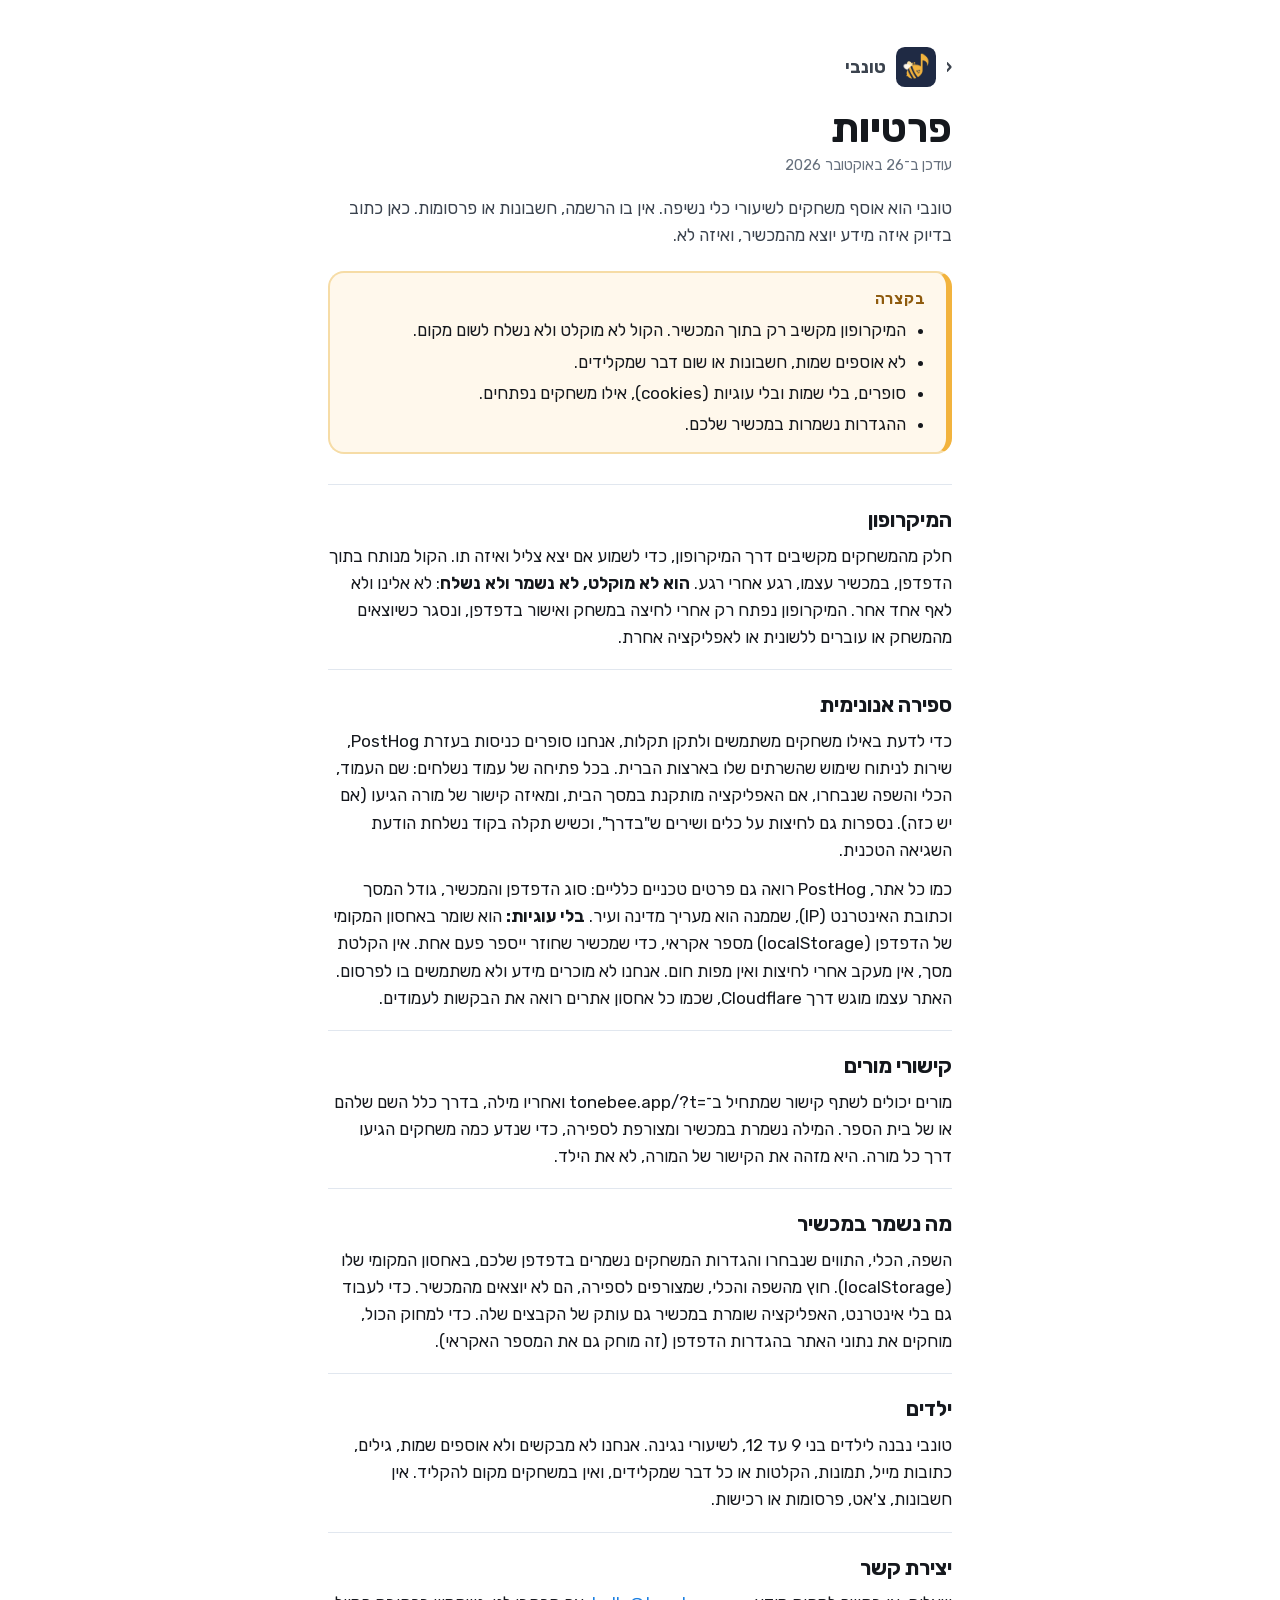
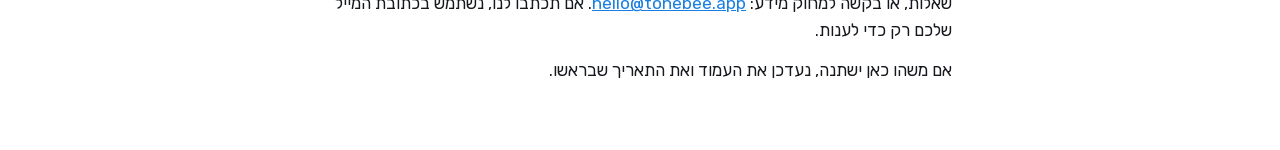
<file: privacy.html>
<!doctype html>
<html lang="he" dir="rtl">
<head>
<meta charset="utf-8">
<meta name="viewport" content="width=device-width, initial-scale=1">
<title>פרטיות · טונבי</title>
<meta name="description" content="מה טונבי עושה עם מידע: המיקרופון מקשיב רק במכשיר, ספירה אנונימית בלי עוגיות, בלי שמות וחשבונות.">
<meta name="theme-color" content="#ffffff">
<meta name="apple-mobile-web-app-capable" content="yes">
<meta name="mobile-web-app-capable" content="yes">
<meta name="apple-mobile-web-app-title" content="Tonebee">
<link rel="manifest" href="manifest.json">
<link rel="icon" href="icons/favicon-32.png" sizes="32x32"><link rel="icon" href="icons/icon-192.png" sizes="192x192">
<link rel="apple-touch-icon" href="icons/apple-touch-icon.png">
<link rel="stylesheet" href="fonts/fonts.css">
<script>
  // English pages lay out left to right from the first paint (the language block fills in the words).
  try { if (/[?&]lang=en/.test(location.search) || (!/[?&]lang=he/.test(location.search) && localStorage.getItem("brass-lang") === "en")) { document.documentElement.lang = "en"; document.documentElement.dir = "ltr"; } } catch (_) {}
</script>
<style>
  :root {
    --paper: #ffffff;
    --ink: #15181d;
    --ink-2: #3b434e;
    --muted: #66707d;
    --line: #e1e7ef;
    --blue: #1a7fe2;
    --brass-deep: #8f5b0e;
    --honey: #f2b33d;
    --cream: #fff8ec;
    --font: "Rubik", "Lexend", "Arial Hebrew", "Segoe UI", system-ui, sans-serif;
    color-scheme: light;
  }
  * { box-sizing: border-box; }
  html, body { background: var(--paper); color: var(--ink); }
  body { margin: 0; font-family: var(--font); font-size: 17px; line-height: 1.6; overflow-wrap: anywhere; }
  :focus-visible { outline: 3px solid var(--blue); outline-offset: 3px; }
  a { color: var(--blue); }

  .wrap { max-width: 720px; margin: 0 auto; padding-inline: clamp(16px, 4vw, 48px); padding-block: clamp(20px, 5vh, 48px) 48px; }
  .home { display: inline-flex; align-items: center; gap: 10px; min-height: 44px; color: var(--ink-2); text-decoration: none; font-weight: 700; font-size: 18px; }
  .home img { width: 40px; height: 40px; border-radius: 22%; }
  .home:hover { color: var(--blue); }

  h1 { margin: 18px 0 2px; font-size: clamp(30px, 5vw, 40px); line-height: 1.1; font-weight: 700; }
  .updated { margin: 0 0 18px; color: var(--muted); font-size: 15px; }
  .intro { margin: 0 0 22px; color: var(--ink-2); }

  /* The whole page in four lines, for the parent who reads only this. */
  .short { background: var(--cream); border: 2px solid #f6dca6; border-inline-start: 6px solid var(--honey); border-radius: 16px; padding: 14px 20px; margin: 0 0 30px; }
  .short h2 { margin: 0 0 6px; font-size: 15px; letter-spacing: .06em; color: var(--brass-deep); }
  .short ul { margin: 0; padding-inline-start: 20px; display: grid; gap: 4px; }

  section { border-top: 1px solid var(--line); padding-block: 18px 6px; }
  section h2 { margin: 0 0 6px; font-size: 21px; font-weight: 700; }
  section p { margin: 0 0 12px; }
  .ltr { direction: ltr; unicode-bidi: isolate; white-space: nowrap; }

  @media (max-width: 600px) {
    body { font-size: 16px; }
    .home img { width: 34px; height: 34px; }
    .short { padding: 12px 14px; }
    section h2 { font-size: 19px; }
  }
</style>
<script>
  // Analytics (PostHog): anonymous counts only: which pages open, from whose teacher link, "tell me when" taps, script errors.
  // No cookies, names, recordings, autocapture or heatmaps. Off on localhost (?ph=1 turns it on) and in ?test= mode;
  // offline it quietly does nothing. Teacher link: tonebee.app/?t=<name> remembers <name> on this device as `ref`.
  // ?me=1 once on the founder's own devices marks their visits internal (PostHog's test-account filter hides them).
  // tbTrack(event, props) is safe to call from any page, with or without analytics.
  window.tbTrack = function (event, props) { try { if (window.posthog && posthog.capture) posthog.capture(event, props); } catch (_) {} };
  (function () {
    try {
      var q = new URLSearchParams(location.search), ls = window.localStorage;
      if (q.get("t")) ls.setItem("brass-ref", q.get("t").slice(0, 40).toLowerCase());
      if (q.get("me") === "1") ls.setItem("brass-me", "1");
      if (q.has("test") || (/^(localhost|127\.0\.0\.1|\[::1\])$/.test(location.hostname) && q.get("ph") !== "1")) return;
      !function(t,e){var o,n,p,r;e.__SV||(window.posthog=e,e._i=[],e.init=function(i,s,a){function g(t,e){var o=e.split(".");2==o.length&&(t=t[o[0]],e=o[1]),t[e]=function(){t.push([e].concat(Array.prototype.slice.call(arguments,0)))}}(p=t.createElement("script")).type="text/javascript",p.crossOrigin="anonymous",p.async=!0,p.src=s.api_host.replace(".i.posthog.com","-assets.i.posthog.com")+"/static/array.js",(r=t.getElementsByTagName("script")[0]).parentNode.insertBefore(p,r);var u=e;for(void 0!==a?u=e[a]=[]:a="posthog",u.people=u.people||[],Object.defineProperty(u,"toString",{configurable:!0,enumerable:!0,writable:!0,value:function(t){var e="posthog";return"posthog"!==a&&(e+="."+a),t||(e+=" (stub)"),e}}),Object.defineProperty(u.people,"toString",{configurable:!0,enumerable:!0,writable:!0,value:function(){return u.toString(1)+".people (stub)"}}),o="init capture register register_once register_for_session unregister unregister_for_session getFeatureFlag getFeatureFlagResult isFeatureEnabled reloadFeatureFlags updateEarlyAccessFeatureEnrollment getEarlyAccessFeatures on onFeatureFlags onSessionId getSurveys getActiveMatchingSurveys renderSurvey canRenderSurvey getNextSurveyStep identify setPersonProperties group resetGroups setPersonPropertiesForFlags resetPersonPropertiesForFlags setGroupPropertiesForFlags resetGroupPropertiesForFlags reset get_distinct_id getGroups get_session_id get_session_replay_url alias set_config startSessionRecording stopSessionRecording sessionRecordingStarted captureException loadToolbar get_property getSessionProperty createPersonProfile opt_in_capturing opt_out_capturing has_opted_in_capturing has_opted_out_capturing clear_opt_in_out_capturing debug".split(" "),n=0;n<o.length;n++)g(u,o[n]);e._i.push([i,s,a])},e.__SV=1)}(document,window.posthog||[]);
      posthog.init("phc_qT52WGA8rWLi0ZPFQHfUqE2KaO0gYCXDEml6THivdXr", {
        api_host: "https://us.i.posthog.com", defaults: "2026-08-30",
        persistence: "localStorage", person_profiles: "identified_only", advanced_disable_flags: true,
        autocapture: false, capture_pageview: false, capture_pageleave: false, capture_dead_clicks: false, rageclick: false,
        capture_heatmaps: false, capture_performance: false, disable_session_recording: true, disable_surveys: true,
        mask_all_text: true, capture_exceptions: true
      });
      var page = location.pathname.split("/").pop() || "index.html";
      posthog.register({
        app: "tonebee", page: page.replace(/\.html$/, ""), ref: ls.getItem("brass-ref") || "none",
        inst: ls.getItem("brass-inst") || "none", lang: ls.getItem("brass-lang") || "none",
        installed: !!(matchMedia("(display-mode: standalone)").matches || navigator.standalone)
      });
      if (ls.getItem("brass-me")) posthog.register({ is_internal: true });
      posthog.capture("$pageview");
    } catch (_) {}
  })();
</script>
</head>
<body>
<div class="wrap">
  <a class="home" href="index.html"><span aria-hidden="true">‹</span><img src="icons/icon-192.png" alt="" width="40" height="40"><span data-t="brand">טונבי</span></a>

  <main>
    <h1 data-t="title"></h1>
    <p class="updated" data-t="updated"></p>
    <p class="intro" data-t="intro"></p>

    <div class="short">
      <h2 data-t="shortTitle"></h2>
      <ul>
        <li data-t="s1"></li>
        <li data-t="s2"></li>
        <li data-t="s3"></li>
        <li data-t="s4"></li>
      </ul>
    </div>

    <section>
      <h2 data-t="micTitle"></h2>
      <p data-t-html="micBody"></p>
    </section>
    <section>
      <h2 data-t="statsTitle"></h2>
      <p data-t-html="statsBody"></p>
      <p data-t-html="statsMore"></p>
    </section>
    <section>
      <h2 data-t="refTitle"></h2>
      <p data-t-html="refBody"></p>
    </section>
    <section>
      <h2 data-t="deviceTitle"></h2>
      <p data-t-html="deviceBody"></p>
    </section>
    <section>
      <h2 data-t="kidsTitle"></h2>
      <p data-t="kidsBody"></p>
    </section>
    <section>
      <h2 data-t="contactTitle"></h2>
      <p data-t-html="contactBody"></p>
      <p data-t="changes"></p>
    </section>
  </main>
</div>

<script>
"use strict";

/* ---------- Language ----------
   Hebrew or English, chosen on the home screen (`brass-lang`; ?lang=en|he for a link). Never mixed: every
   word on screen comes from TEXT (elements carry data-t / data-t-html / data-t-title / data-t-aria), and
   English names notes by letter (C D E, B♭). COMMON holds what every page says (microphone, pause, buttons). */
const LANG = (() => {
  try {
    const q = new URLSearchParams(location.search).get("lang");
    if (q === "en" || q === "he") return q;
    return localStorage.getItem("brass-lang") === "en" ? "en" : "he";
  } catch (_) { return "he"; }
})();
const COMMON = {
  he: {
    listening: "מקשיב", noMicSound: "אין קול מהמיקרופון", muted: "מושתק", tapScreen: "לגעת במסך", noMic: "ללא מיקרופון",
    mic: "מיקרופון", test: "בדיקה", start: "התחלה", tryAgain: "מנסים שוב", startPrompt: "נלחץ ונתחיל להקשיב",
    keepListening: "נלחץ ונמשיך להקשיב", onlyOnline: "המשחק עם המיקרופון עובד רק דרך הקישור באינטרנט",
    micDenied: "אין אישור למיקרופון", micNotFound: "לא נמצא מיקרופון", micBusy: "המיקרופון תפוס בתוכנה אחרת",
    micFailed: "לא הצלחנו לפתוח את המיקרופון", micGone: "המיקרופון נותק",
    micBlocked: "המיקרופון חסום", micAsk: "מאשרים מיקרופון ומתחילים", micHow: "איך פותחים:",
    helpAndroid: ["לוחצים על הסמל שליד הכתובת", "הרשאות ← מיקרופון ← מפעילים"],
    helpAndroidApp: ["פותחים את tonebee.app ב־Chrome", "לוחצים על הסמל שליד הכתובת", "הרשאות ← מיקרופון ← מפעילים", "חוזרים לטונבי"],
    helpAndroidSystem: ["הגדרות הטלפון ← אפליקציות ← Chrome", "הרשאות ← מיקרופון ← מאפשרים"],
    helpQuick: ["מושכים את המסך מלמעלה למטה", "גישה למיקרופון ← מפעילים"],
    helpInApp: ["⋯ למעלה ← פתיחה בדפדפן", "בדפדפן לוחצים שוב ▶"],
    helpSamsung: ["☰ ← הגדרות ← אתרים והורדות", "הרשאות אתרים ← מיקרופון ← tonebee.app ← מאפשרים"],
    helpIos: ["הגדרות ← יישומים ← Safari", "מיקרופון ← אפשר", "סוגרים את Safari ופותחים מחדש"],
    helpIosApp: ["הגדרות ← יישומים ← Safari", "מיקרופון ← אפשר", "סוגרים את טונבי ופותחים מחדש"],
    helpDesktop: ["לוחצים על הסמל שליד הכתובת", "מיקרופון ← מאפשרים"],
    helpNativeIos: ["לוחצים על ״פתיחת הגדרות״", "מיקרופון ← מפעילים", "חוזרים לטונבי"],
    helpNativeAndroid: ["לוחצים על ״פתיחת הגדרות״", "הרשאות ← מיקרופון ← מאפשרים", "חוזרים לטונבי"],
    openSettings: "פתיחת הגדרות",
    helpParent: "לא נפתח? מבקשים מהורה לאשר (Family Link / זמן מסך)",
    pause: "השהיה (Esc)", resume: "▶ ממשיכים", stop: "■ עצירה", fullscreen: "מסך מלא (F)", home: "‹ טונבי", brand: "טונבי",
    trumpet: "חצוצרה", trombone: "טרומבון", horn: "קרן", instrument: "כלי",
    diagTitle: "בדיקת מיקרופון (D)", diagAudio: "אודיו", diagMic: "מיקרופון", diagLevel: "רמה", diagVolume: "עוצמה",
    diagPitch: "צליל", diagCents: "דיוק", diagFloor: "רצפה", moving: "זז", still: "עומד", sound: "צליל", quiet: "שקט"
  },
  en: {
    listening: "Listening", noMicSound: "No sound from the mic", muted: "Muted", tapScreen: "Tap the screen", noMic: "No microphone",
    mic: "Microphone", test: "Test", start: "Start", tryAgain: "Try again", startPrompt: "Tap to start listening",
    keepListening: "Tap to keep listening", onlyOnline: "The microphone games only work from the web link",
    micDenied: "The microphone wasn't allowed", micNotFound: "No microphone found", micBusy: "Another app is using the microphone",
    micFailed: "Couldn't open the microphone", micGone: "The microphone was disconnected",
    micBlocked: "Microphone is blocked", micAsk: "Tap Allow so we can hear you", micHow: "How to fix:",
    helpAndroid: ["Tap the icon next to the address", "Permissions → Microphone → On"],
    helpAndroidApp: ["Open tonebee.app in Chrome", "Tap the icon next to the address", "Permissions → Microphone → On", "Come back to Tonebee"],
    helpAndroidSystem: ["Phone Settings → Apps → Chrome", "Permissions → Microphone → Allow"],
    helpQuick: ["Swipe down from top of screen", "Microphone access → Turn on"],
    helpInApp: ["Tap ⋯ → Open in browser", "Tap ▶ again"],
    helpSamsung: ["☰ → Settings → Sites and downloads", "Site permissions → Microphone → tonebee.app → Allow"],
    helpIos: ["Settings → Apps → Safari", "Microphone → Allow", "Close Safari and reopen"],
    helpIosApp: ["Settings → Apps → Safari", "Microphone → Allow", "Close Tonebee and reopen"],
    helpDesktop: ["Click the icon next to the address", "Microphone → Allow"],
    helpNativeIos: ["Tap “Open Settings”", "Microphone → Turn on", "Come back to Tonebee"],
    helpNativeAndroid: ["Tap “Open Settings”", "Permissions → Microphone → Allow", "Come back to Tonebee"],
    openSettings: "Open Settings",
    helpParent: "Still blocked? Ask a parent to allow it (Family Link / Screen Time)",
    pause: "Pause (Esc)", resume: "▶ Continue", stop: "■ Stop", fullscreen: "Full screen (F)", home: "‹ Tonebee", brand: "Tonebee",
    trumpet: "Trumpet", trombone: "Trombone", horn: "Horn", instrument: "Instrument",
    diagTitle: "Microphone check (D)", diagAudio: "Audio", diagMic: "Mic", diagLevel: "Level", diagVolume: "Volume",
    diagPitch: "Pitch", diagCents: "Cents", diagFloor: "Floor", moving: "running", still: "stopped", sound: "sound", quiet: "quiet"
  }
};
const T = (key, ...args) => {
  const v = (TEXT[LANG] && TEXT[LANG][key]) ?? COMMON[LANG][key] ?? (TEXT.he && TEXT.he[key]) ?? COMMON.he[key] ?? key;
  return typeof v === "function" ? v(...args) : v;
};
function applyText() {
  const root = document.documentElement;
  root.lang = LANG;
  root.dir = LANG === "he" ? "rtl" : "ltr";
  document.querySelectorAll("[data-t]").forEach(n => { n.textContent = T(n.dataset.t); });
  document.querySelectorAll("[data-t-html]").forEach(n => { n.innerHTML = T(n.dataset.tHtml); });
  document.querySelectorAll("[data-t-title]").forEach(n => { n.title = T(n.dataset.tTitle); });
  document.querySelectorAll("[data-t-aria]").forEach(n => { n.setAttribute("aria-label", T(n.dataset.tAria)); });
  if (TEXT[LANG] && TEXT[LANG].pageTitle) document.title = T("pageTitle");
}

// Every statement here must stay true to the code: the Analytics block above (what PostHog gets),
// the microphone block in the mic games (analyser only, never recorded or sent) and localStorage.
// Change the code → change this page and its date.
const MAIL = `<a href="mailto:hello@tonebee.app">hello@tonebee.app</a>`;
const TEXT = {
  he: {
    pageTitle: "פרטיות · טונבי",
    title: "פרטיות",
    updated: "עודכן ב־26 באוקטובר 2026",
    intro: "טונבי הוא אוסף משחקים לשיעורי כלי נשיפה. אין בו הרשמה, חשבונות או פרסומות. כאן כתוב בדיוק איזה מידע יוצא מהמכשיר, ואיזה לא.",
    shortTitle: "בקצרה",
    s1: "המיקרופון מקשיב רק בתוך המכשיר. הקול לא מוקלט ולא נשלח לשום מקום.",
    s2: "לא אוספים שמות, חשבונות או שום דבר שמקלידים.",
    s3: "סופרים, בלי שמות ובלי עוגיות (cookies), אילו משחקים נפתחים.",
    s4: "ההגדרות נשמרות במכשיר שלכם.",
    micTitle: "המיקרופון",
    micBody: "חלק מהמשחקים מקשיבים דרך המיקרופון, כדי לשמוע אם יצא צליל ואיזה תו. הקול מנותח בתוך הדפדפן, במכשיר עצמו, רגע אחרי רגע. <b>הוא לא מוקלט, לא נשמר ולא נשלח</b>: לא אלינו ולא לאף אחד אחר. המיקרופון נפתח רק אחרי לחיצה במשחק ואישור בדפדפן, ונסגר כשיוצאים מהמשחק או עוברים ללשונית או לאפליקציה אחרת.",
    statsTitle: "ספירה אנונימית",
    statsBody: "כדי לדעת באילו משחקים משתמשים ולתקן תקלות, אנחנו סופרים כניסות בעזרת PostHog, שירות לניתוח שימוש שהשרתים שלו בארצות הברית. בכל פתיחה של עמוד נשלחים: שם העמוד, הכלי והשפה שנבחרו, אם האפליקציה מותקנת במסך הבית, ומאיזה קישור של מורה הגיעו (אם יש כזה). נספרות גם לחיצות על כלים ושירים ש\"בדרך\", וכשיש תקלה בקוד נשלחת הודעת השגיאה הטכנית.",
    statsMore: "כמו כל אתר, PostHog רואה גם פרטים טכניים כלליים: סוג הדפדפן והמכשיר, גודל המסך וכתובת האינטרנט (IP), שממנה הוא מעריך מדינה ועיר. <b>בלי עוגיות:</b> הוא שומר באחסון המקומי של הדפדפן (localStorage) מספר אקראי, כדי שמכשיר שחוזר ייספר פעם אחת. אין הקלטת מסך, אין מעקב אחרי לחיצות ואין מפות חום. אנחנו לא מוכרים מידע ולא משתמשים בו לפרסום. האתר עצמו מוגש דרך Cloudflare, שכמו כל אחסון אתרים רואה את הבקשות לעמודים.",
    refTitle: "קישורי מורים",
    refBody: "מורים יכולים לשתף קישור שמתחיל ב־<span class=\"ltr\">tonebee.app/?t=</span> ואחריו מילה, בדרך כלל השם שלהם או של בית הספר. המילה נשמרת במכשיר ומצורפת לספירה, כדי שנדע כמה משחקים הגיעו דרך כל מורה. היא מזהה את הקישור של המורה, לא את הילד.",
    deviceTitle: "מה נשמר במכשיר",
    deviceBody: "השפה, הכלי, התווים שנבחרו והגדרות המשחקים נשמרים בדפדפן שלכם, באחסון המקומי שלו (localStorage). חוץ מהשפה והכלי, שמצורפים לספירה, הם לא יוצאים מהמכשיר. כדי לעבוד גם בלי אינטרנט, האפליקציה שומרת במכשיר גם עותק של הקבצים שלה. כדי למחוק הכול, מוחקים את נתוני האתר בהגדרות הדפדפן (זה מוחק גם את המספר האקראי).",
    kidsTitle: "ילדים",
    kidsBody: "טונבי נבנה לילדים בני 9 עד 12, לשיעורי נגינה. אנחנו לא מבקשים ולא אוספים שמות, גילים, כתובות מייל, תמונות, הקלטות או כל דבר שמקלידים, ואין במשחקים מקום להקליד. אין חשבונות, צ'אט, פרסומות או רכישות.",
    contactTitle: "יצירת קשר",
    contactBody: `שאלות, או בקשה למחוק מידע: ${MAIL}. אם תכתבו לנו, נשתמש בכתובת המייל שלכם רק כדי לענות.`,
    changes: "אם משהו כאן ישתנה, נעדכן את העמוד ואת התאריך שבראשו."
  },
  en: {
    pageTitle: "Privacy · Tonebee",
    title: "Privacy",
    updated: "Updated 26 October 2026",
    intro: "Tonebee is a set of games for beginner wind lessons (brass and woodwind). There is no sign-up, no accounts and no ads. This page says exactly what information leaves the device, and what doesn't.",
    shortTitle: "In short",
    s1: "The microphone listens only on the device. Sound is never recorded or sent anywhere.",
    s2: "No names, no accounts, nothing typed is collected.",
    s3: "We count which games are opened, with no names and no cookies.",
    s4: "Settings are saved on your device.",
    micTitle: "The microphone",
    micBody: "Some games listen through the microphone to hear whether a sound was played, and which note. The sound is analysed inside the browser, on the device itself, moment by moment. <b>It is never recorded, stored or sent</b>: not to us and not to anyone else. The microphone opens only after a tap in a game and the browser's permission, and closes when you leave the game or switch to another tab or app.",
    statsTitle: "Anonymous counts",
    statsBody: "To learn which games are used and to fix problems, we count visits with PostHog, an analytics service whose servers are in the United States. Each time a page opens, it sends: the page's name, the instrument and language chosen, whether the app is installed on the home screen, and which teacher's link it came from (if any). Taps on instruments and songs that are \"on their way\" are counted too, and when the code hits an error, the technical error message is sent.",
    statsMore: "Like any website, PostHog also sees general technical details: the type of browser and device, the screen size, and the internet (IP) address, from which it estimates the country and city. <b>No cookies:</b> it keeps a random number in the browser (in localStorage) so a returning device counts once. No screen recordings, no click tracking, no heatmaps. We don't sell information or use it for advertising. The site itself is served through Cloudflare, which, like any web host, sees the requests for its pages.",
    refTitle: "Teacher links",
    refBody: "Teachers can share a link that starts with <span class=\"ltr\">tonebee.app/?t=</span> followed by a word, usually their own name or their school's. The word is saved on the device and added to the counts, so we can see how many players came through each teacher. It identifies the teacher's link, not the child.",
    deviceTitle: "What stays on the device",
    deviceBody: "The language, the instrument, the chosen notes and the game settings are saved in your browser (in localStorage). Apart from the language and instrument, which go with the counts, they never leave the device. To work offline, the app also keeps a copy of its own files on the device. To erase everything, clear the site's data in the browser settings (this also erases the random number).",
    kidsTitle: "Children",
    kidsBody: "Tonebee is made for children aged 9 to 12 in music lessons. We don't ask for or collect names, ages, email addresses, photos, recordings or anything typed, and the games have nowhere to type. There are no accounts, chat, ads or purchases.",
    contactTitle: "Contact",
    contactBody: `Questions, or a request to delete information: ${MAIL}. If you write to us, we use your email address only to reply.`,
    changes: "If anything here changes, we'll update this page and the date at the top."
  }
};

applyText();

if ("serviceWorker" in navigator && location.protocol !== "file:") navigator.serviceWorker.register("sw.js").catch(() => {});
</script>
</body>
</html>
</file>
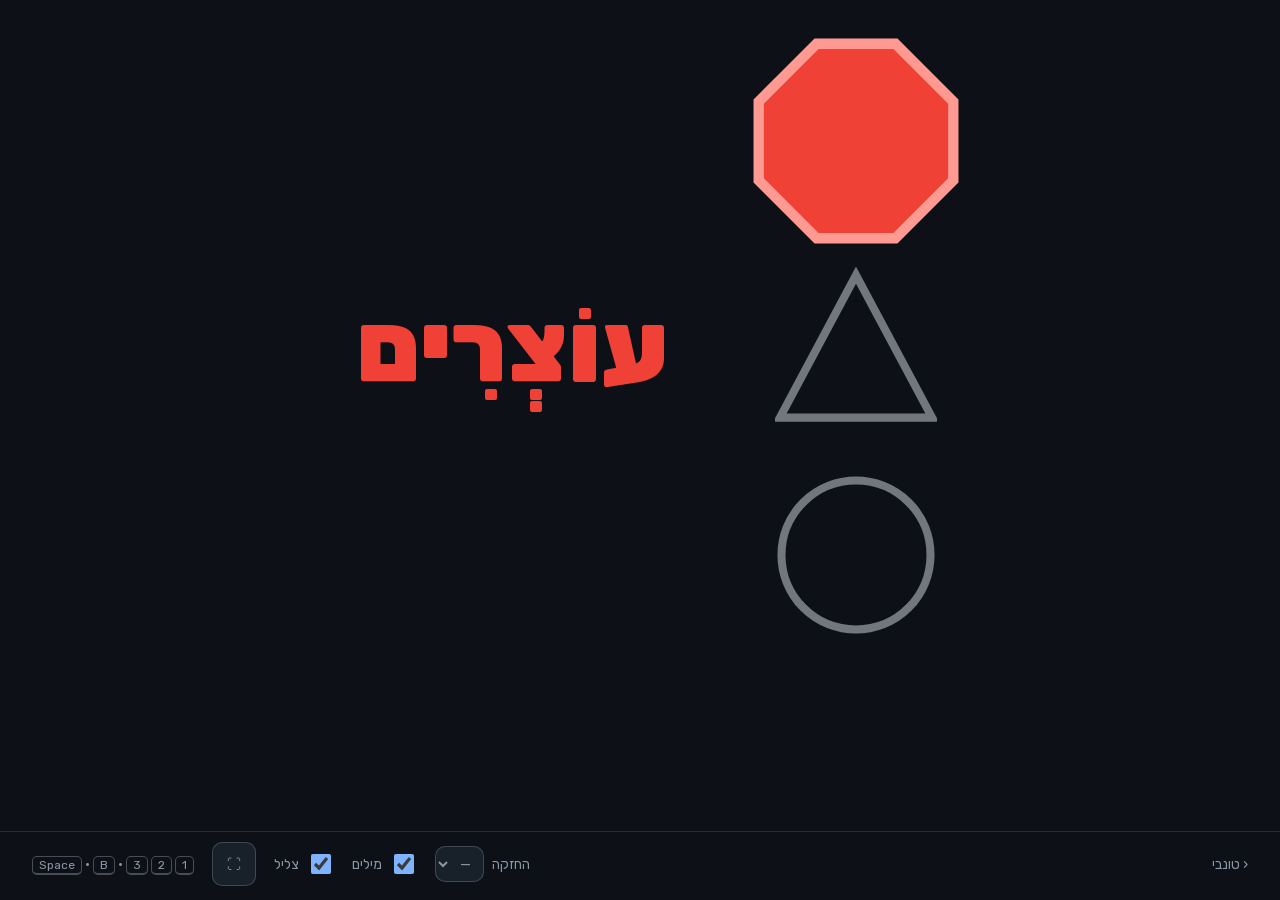
<file: ramzor.html>
<!doctype html>
<html lang="he" dir="rtl">
<head>
<meta charset="utf-8">
<meta name="viewport" content="width=device-width, initial-scale=1">
<title>Traffic Light · Tonebee</title>
<meta name="theme-color" content="#0d1117">
<meta name="apple-mobile-web-app-capable" content="yes">
<meta name="mobile-web-app-capable" content="yes">
<meta name="apple-mobile-web-app-title" content="Tonebee">
<link rel="manifest" href="manifest.json">
<link rel="icon" href="icons/favicon-32.png" sizes="32x32"><link rel="icon" href="icons/icon-192.png" sizes="192x192">
<link rel="apple-touch-icon" href="icons/apple-touch-icon.png">
<link rel="stylesheet" href="fonts/fonts.css">
<script>
  // Moving house: the old address (GitHub Pages) hands this device's settings to tonebee.app and sends the page there.
  (function () {
    var keep = /^(brass-|right-note-|ninja-|horn-ladder|breath$|buzz$|songs$|sound-game$)/;
    try {
      if (/github\.io$/.test(location.hostname) && navigator.onLine !== false) {   // offline, the old copy keeps working
        var d = {};
        for (var i = 0; i < localStorage.length; i++) { var k = localStorage.key(i); if (keep.test(k)) d[k] = localStorage.getItem(k); }
        var page = location.pathname.split("/").pop() || "index.html";
        location.replace("https://tonebee.app/" + page + location.search + "#move=" + encodeURIComponent(JSON.stringify(d)));
        return;
      }
      var m = location.hash.match(/^#move=(.*)$/);
      if (m) {
        var s = JSON.parse(decodeURIComponent(m[1]));
        // Only what this device doesn't have yet: an old home-screen icon opens with #move every time.
        for (var key in s) if (keep.test(key) && typeof s[key] === "string" && localStorage.getItem(key) === null) localStorage.setItem(key, s[key]);
        history.replaceState(null, "", location.pathname + location.search);
      }
      // A link straight to a game on a new device: language and instrument first (home), then back to the game.
      var here = location.pathname.split("/").pop();
      if (/^(balloon-breath|buzz-along|sound-game|right-note|horn-ladder|ninja|songs|note-names)\.html$/.test(here)
        && !localStorage.getItem("brass-inst") && !/[?&]test=/.test(location.search))
        location.replace("index.html?next=" + encodeURIComponent(here + location.search));
    } catch (_) {}
  })();
  // English pages lay out left to right from the first paint (the language block fills in the words).
  try { if (/[?&]lang=en/.test(location.search) || (!/[?&]lang=he/.test(location.search) && localStorage.getItem("brass-lang") === "en")) { document.documentElement.lang = "en"; document.documentElement.dir = "ltr"; } } catch (_) {}
</script>
<!-- instruments: edit in index.html only, then `node tests/sync-instruments.mjs` copies it to every page -->
<script>
/* ---------- Instruments: the one list every page reads ----------
   One entry per instrument, in the order of the setup screen. Notes are WRITTEN midi, what the child reads
   (60 = C4, 62 = D4, 64 = E4, 65 = F4, 67 = G4, 69 = A4, 71 = B4, 72 = C5); sounds play at CONCERT pitch
   (written = concert + toWritten).
   ready    false = on the setup screen as "coming soon"
   clef     "treble" | "bass"
   key      the written key of the songs ("C", "G", "Bb"…, see KEY_SIG): its key signature, and do (step 1 of every
            song) = the lowest note in `notes` with the key's name. Black keys are flats, except the key's own sharps.
   hz       [low, high] concert Hz the note games listen between: about 0.8 × the lowest note and 2 × the highest,
            so an overblown octave shows as a wrong note, not as the right one.
   notes    the notes the teacher can tick (Right Note's picker, shared with Note Ninja, Songs and the Ladder);
            keep them on or near the staff (treble: A3 to G5), where every game screen has room
   def      ticked on a new device
   open     notes with no valves (brass), marked "no fingers" in the picker
   samples  recordings in sounds/<id>/, named by CONCERT pitch with flats: cents off equal temperament (playback
            corrects it). A note more than 3 semitones from every recording plays a plain tone.
   games    the home tiles it shows; a link to any other game goes home
   Names are in index.html TEXT, pictures in icons/inst/<id>.png. Buzzing and the Ladder's open notes keep their
   brass-only numbers in their own pages. */
const INSTRUMENT_DATA = {
  trumpet: {
    ready: true, clef: "treble", toWritten: 2, key: "C", hz: [180, 1000],
    notes: [60, 62, 64, 65, 67, 69, 71, 72], def: [60, 62, 64, 65, 67], open: [60, 67, 72],
    samples: { Bb3: -10, C4: 16, D4: 13, Eb4: 3, F4: -3, G4: 11, A4: 7, Bb4: 8 },
    games: "ramzor breath buzz long right ladder ninja songs names clap"
  },
  trombone: {
    ready: true, clef: "bass", toWritten: 0, key: "Bb", hz: [80, 500],
    notes: [46, 48, 50, 51, 53, 55, 57, 58], def: [46, 48, 50, 51, 53], open: [46, 53, 58],
    samples: { Bb2: -5, C3: -7, D3: -16, Eb3: -24, F3: 2, G3: 1, A3: 1, Bb3: 10 },
    games: "ramzor breath buzz long right ladder ninja songs names clap"
  },
  horn: {
    ready: true, clef: "treble", toWritten: 7, key: "C", hz: [130, 800],
    notes: [60, 62, 64, 65, 67, 69, 71, 72, 76], def: [60, 62, 64, 65, 67], open: [60, 67, 72, 76],
    samples: { F2: -34, C3: 5, F3: 13, G3: 4, A3: -14, Bb3: 10, C4: -7, D4: 9, E4: 8, Eb4: 11, F4: 14, G4: 18, A4: 7, C5: 2 },
    games: "ramzor breath buzz long right ladder ninja songs names clap"
  },
  sax: {      // alto sax in E♭: written G = concert B♭, the band's first key
    ready: true, clef: "treble", toWritten: 9, key: "G", hz: [110, 900],
    notes: [62, 64, 65, 66, 67, 69, 71, 72, 74, 76, 77, 78, 79], def: [67, 69, 71, 72, 74], open: [],   // F♮ too: written C is the band's 2nd key
    samples: { F3: -11, G3: 0, A3: -2, Bb3: 1, C4: -3, D4: 0, Eb4: -9, F4: 14, G4: 19, A4: 10, Bb4: 15 },
    games: "ramzor breath long right ladder ninja songs names clap"
  },
  flute: {
    ready: true, clef: "treble", toWritten: 0, key: "Bb", hz: [200, 2400],
    notes: [65, 67, 69, 70, 72, 74, 75, 77, 79], def: [70, 72, 74, 75, 77], open: [],
    samples: { F4: 8, G4: 11, A4: 13, Bb4: 19, C5: 17, D5: 13, Eb5: 8, F5: 10, G5: 24, A5: 16, Bb5: 21 },
    games: "ramzor breath long right ladder ninja songs names clap"
  },
  clarinet: { // B♭ clarinet: written C = concert B♭
    ready: true, clef: "treble", toWritten: 2, key: "C", hz: [110, 1100],
    notes: [57, 59, 60, 62, 64, 65, 67, 69, 70, 71, 72], def: [60, 62, 64, 65, 67], open: [],   // low A B, throat B♭; B and C5 over the break
    samples: { Bb3: -5, C4: -3, D4: -10, Eb4: -4, F4: -2, G4: 0, A4: 1, Bb4: 1 },
    games: "ramzor breath long right ladder ninja songs names clap"
  },
  recorder: { // soprano recorder: sounds an octave above the written note; B A G first
    ready: true, clef: "treble", toWritten: -12, key: "G", hz: [400, 2400],
    notes: [62, 64, 65, 66, 67, 69, 71, 72, 74, 76], def: [67, 69, 71], open: [],   // F♮ and F♯; after B A G come C' and D'
    samples: { C5: 4, D5: 4, E5: 8, Gb5: -3, Ab5: 1, Bb5: 1, C6: 0, D6: 2, E6: 0 },
    games: "ramzor breath long right ladder ninja songs names clap"
  }
};
// Sharps (+) or flats (−) of each key.
const KEY_SIG = { C: 0, G: 1, D: 2, A: 3, F: -1, Bb: -2, Eb: -3 };
// Black keys this instrument reads as sharps (its key's own: F♯ in G); every other one is a flat.
const sharpsOf = id => [6, 1, 8, 3, 10].slice(0, Math.max(0, KEY_SIG[INSTRUMENT_DATA[id].key]));
// Do: the lowest note in `notes` with the key's name.
const doOf = id => { const I = INSTRUMENT_DATA[id], pc = ({ C: 0, D: 2, E: 4, F: 5, G: 7, A: 9, B: 11 }[I.key[0]] + (I.key[1] === "b" ? 11 : 0)) % 12; return I.notes.find(n => n % 12 === pc); };
// Every game's file and its id (the home tiles; the ids in `games`).
const GAME_OF = { "ramzor.html": "ramzor", "balloon-breath.html": "breath", "buzz-along.html": "buzz", "sound-game.html": "long",
  "right-note.html": "right", "horn-ladder.html": "ladder", "ninja.html": "ninja", "songs.html": "songs", "note-names.html": "names", "clap-along.html": "clap" };
const playsGame = (id, game) => !!INSTRUMENT_DATA[id] && INSTRUMENT_DATA[id].games.split(" ").includes(game);
// A link to a game this device's instrument doesn't play (from another class) goes home.
(function () {
  try {
    var game = GAME_OF[location.pathname.split("/").pop()], id = localStorage.getItem("brass-inst");
    if (game && INSTRUMENT_DATA[id] && !playsGame(id, game) && !/[?&]test=/.test(location.search)) location.replace("index.html");
  } catch (_) {}
})();
</script>
<!-- /instruments -->
<style>
  :root {
    --panel: #0d1117;
    --ring: #d7dee8;
    --red: #ef4136;
    --red-ring: #ff9a93;
    --amber: #f0a81e;
    --amber-ring: #ffd27d;
    --green: #22b268;
    --green-ring: #87e3b4;
    --chrome: #8b97a6;
    --display: "Rubik", "Lexend", "Arial Hebrew", "Segoe UI", system-ui, sans-serif;
    color-scheme: dark;
    font-synthesis: none;
  }
  * { box-sizing: border-box; }
  html, body { height: 100%; }
  body { margin: 0; background: var(--panel); color: #eef2f7; font-family: var(--display); overflow: hidden; }
  button, select { font: inherit; color: inherit; }
  :focus-visible { outline: none; box-shadow: 0 0 0 3px var(--panel), 0 0 0 7px #7fb2ff; border-radius: 10px; }

  .app { height: 100%; display: grid; grid-template-rows: 1fr auto; }

  /* Stage: lamps on the inline-start side, the word beside them. Nothing in the bottom fifth — heads are there. */
  .stage { display: flex; align-items: center; justify-content: center; gap: clamp(24px, 6vw, 120px); padding: 5vh 5vw 20vh; cursor: pointer; }
  .lamps { display: flex; flex-direction: column; gap: 3vh; }
  .lamp { height: clamp(90px, 20vh, 260px); width: auto; display: block; transform: scale(.9); transition: transform .2s; }
  .shape { fill: none; stroke: var(--ring); stroke-width: 5; opacity: .5; transition: fill 120ms, opacity 120ms, stroke 120ms; }

  .stage[data-light="red"] .lamp-red,
  .stage[data-light="amber"] .lamp-amber,
  .stage[data-light="green"] .lamp-green { transform: scale(1.15); }
  .stage[data-light="red"] .lamp-red .shape { fill: var(--red); stroke: var(--red-ring); opacity: 1; transition-duration: 200ms; }
  .stage[data-light="amber"] .lamp-amber .shape { fill: var(--amber); stroke: var(--amber-ring); opacity: 1; transition-duration: 200ms; }
  .stage[data-light="green"] .lamp-green .shape { fill: var(--green); stroke: var(--green-ring); opacity: 1; transition-duration: 200ms; }

  .word { font-weight: 900; font-size: clamp(44px, 11vh, 170px); line-height: 1.5; letter-spacing: 0; min-width: 5ch; text-align: center; }
  .stage[data-light="red"] .word { color: var(--red); }
  .stage[data-light="amber"] .word { color: var(--amber); }
  .stage[data-light="green"] .word { color: var(--green); }
  .stage.no-words .word { visibility: hidden; }

  /* Hold bar: green shows its own end, so nobody plays until they collapse. */
  .hold { position: fixed; inset-inline: 0; top: 0; height: 2.2vh; background: rgba(255, 255, 255, .08); }
  .hold-bar { height: 100%; width: 100%; background: var(--green); transform-origin: right center; }

  .chrome { display: flex; flex-wrap: wrap; align-items: center; gap: 8px 18px; padding: 10px clamp(12px, 3vw, 32px) 14px; border-top: 1px solid rgba(255, 255, 255, .12); color: var(--chrome); font-size: 14px; }
  .chrome a { color: var(--chrome); text-decoration: none; }
  .chrome a:hover { color: #cfe0ff; }
  .spacer { margin-inline-start: auto; }
  .ctl { display: inline-flex; align-items: center; gap: 8px; min-height: 44px; cursor: pointer; }
  .ctl input { accent-color: #7fb2ff; width: 20px; height: 20px; }
  .ctl select { background: #182029; border: 1px solid rgba(255, 255, 255, .18); border-radius: 10px; min-height: 36px; padding: 0 8px; }
  .icon-btn { background: #182029; border: 1px solid rgba(255, 255, 255, .18); border-radius: 10px; min-height: 44px; min-width: 44px; padding: 0 12px; cursor: pointer; }
  kbd { font-family: var(--display); font-size: 12px; border: 1px solid rgba(255, 255, 255, .25); border-bottom-width: 2px; border-radius: 5px; padding: 1px 6px; }

  /* Touch screens have no keyboard: no key hints. */
  @media (hover: none) and (pointer: coarse) { .keys { display: none; } }
  /* Phone upright: the lamps stand in the middle, the word under them. */
  @media (max-aspect-ratio: 4/5) {
    .stage { flex-direction: column; gap: 3vh; padding: 4vh 16px 8vh; }
    .lamps { gap: 2.5vh; }
    .lamp { height: min(17vh, 30vw); }
    .word { font-size: clamp(40px, 13vw, 96px); min-width: 0; line-height: 1.2; }
    .chrome { justify-content: center; gap: 4px 16px; }
    .chrome .spacer { display: none; }
  }
  /* Phone on its side: short screen, so smaller lamps and a thin bar. */
  @media (max-height: 500px) {
    .stage { padding: 3vh 5vw; gap: 8vw; }
    .lamps { gap: 2vh; }
    .lamp { height: 23vh; }
    .word { font-size: 18vh; }
    .chrome { padding-block: 2px; }
  }
  @media (prefers-reduced-motion: reduce) { .lamp, .shape { transition: none; } }
  @media (prefers-contrast: more) { .shape { stroke-width: 7; opacity: .75; } }
</style>
<script>
  // Analytics (PostHog): anonymous counts only: which pages open, from whose teacher link, "tell me when" taps, script errors.
  // No cookies, names, recordings, autocapture or heatmaps. Off on localhost (?ph=1 turns it on) and in ?test= mode;
  // offline it quietly does nothing. Teacher link: tonebee.app/?t=<name> remembers <name> on this device as `ref`.
  // ?me=1 once on the founder's own devices marks their visits internal (PostHog's test-account filter hides them).
  // tbTrack(event, props) is safe to call from any page, with or without analytics.
  window.tbTrack = function (event, props, opts) { try { if (window.posthog && posthog.capture) posthog.capture(event, props, opts); } catch (_) {} };
  (function () {
    try {
      var q = new URLSearchParams(location.search), ls = window.localStorage;
      if (q.get("t")) ls.setItem("brass-ref", q.get("t").slice(0, 40).toLowerCase());
      if (q.get("me") === "1") ls.setItem("brass-me", "1");
      if (q.has("test") || (/^(localhost|127\.0\.0\.1|\[::1\])$/.test(location.hostname) && q.get("ph") !== "1")) return;
      !function(t,e){var o,n,p,r;e.__SV||(window.posthog=e,e._i=[],e.init=function(i,s,a){function g(t,e){var o=e.split(".");2==o.length&&(t=t[o[0]],e=o[1]),t[e]=function(){t.push([e].concat(Array.prototype.slice.call(arguments,0)))}}(p=t.createElement("script")).type="text/javascript",p.crossOrigin="anonymous",p.async=!0,p.src=s.api_host.replace(".i.posthog.com","-assets.i.posthog.com")+"/static/array.js",(r=t.getElementsByTagName("script")[0]).parentNode.insertBefore(p,r);var u=e;for(void 0!==a?u=e[a]=[]:a="posthog",u.people=u.people||[],Object.defineProperty(u,"toString",{configurable:!0,enumerable:!0,writable:!0,value:function(t){var e="posthog";return"posthog"!==a&&(e+="."+a),t||(e+=" (stub)"),e}}),Object.defineProperty(u.people,"toString",{configurable:!0,enumerable:!0,writable:!0,value:function(){return u.toString(1)+".people (stub)"}}),o="init capture register register_once register_for_session unregister unregister_for_session getFeatureFlag getFeatureFlagResult isFeatureEnabled reloadFeatureFlags updateEarlyAccessFeatureEnrollment getEarlyAccessFeatures on onFeatureFlags onSessionId getSurveys getActiveMatchingSurveys renderSurvey canRenderSurvey getNextSurveyStep identify setPersonProperties group resetGroups setPersonPropertiesForFlags resetPersonPropertiesForFlags setGroupPropertiesForFlags resetGroupPropertiesForFlags reset get_distinct_id getGroups get_session_id get_session_replay_url alias set_config startSessionRecording stopSessionRecording sessionRecordingStarted captureException loadToolbar get_property getSessionProperty createPersonProfile opt_in_capturing opt_out_capturing has_opted_in_capturing has_opted_out_capturing clear_opt_in_out_capturing debug".split(" "),n=0;n<o.length;n++)g(u,o[n]);e._i.push([i,s,a])},e.__SV=1)}(document,window.posthog||[]);
      posthog.init("phc_qT52WGA8rWLi0ZPFQHfUqE2KaO0gYCXDEml6THivdXr", {
        api_host: "https://us.i.posthog.com", defaults: "2026-08-30",
        persistence: "localStorage", person_profiles: "identified_only", advanced_disable_flags: true,
        autocapture: false, capture_pageview: false, capture_pageleave: false, capture_dead_clicks: false, rageclick: false,
        capture_heatmaps: false, capture_performance: false, disable_session_recording: true, disable_surveys: true,
        mask_all_text: true, capture_exceptions: true
      });
      var page = location.pathname.split("/").pop() || "index.html";
      posthog.register({
        app: "tonebee", page: page.replace(/\.html$/, ""), ref: ls.getItem("brass-ref") || "none",
        inst: ls.getItem("brass-inst") || "none", lang: ls.getItem("brass-lang") || "none",
        installed: !!(matchMedia("(display-mode: standalone)").matches || navigator.standalone)
      });
      if (ls.getItem("brass-me")) posthog.register({ is_internal: true });
      posthog.capture("$pageview");
    } catch (_) {}
  })();
</script>
</head>
<body>
<div class="app">
  <main class="stage" id="stage" data-light="red" role="img" data-t-aria="scene">
    <div class="lamps">
      <svg class="lamp lamp-red" viewBox="0 0 100 100" aria-hidden="true"><polygon class="shape" points="31,3 69,3 97,31 97,69 69,97 31,97 3,69 3,31"/></svg>
      <svg class="lamp lamp-amber" viewBox="0 0 100 100" aria-hidden="true"><polygon class="shape" points="50,5 97,93 3,93"/></svg>
      <svg class="lamp lamp-green" viewBox="0 0 100 100" aria-hidden="true"><circle class="shape" cx="50" cy="50" r="46"/></svg>
    </div>
    <div class="word" id="word"></div>
  </main>

  <div class="hold" id="hold" hidden><div class="hold-bar" id="holdBar"></div></div>

  <footer class="chrome">
    <a href="index.html">‹ <span data-t="brand">Tonebee</span></a>
    <span class="spacer"></span>
    <label class="ctl" for="hold-len"><span data-t="hold"></span><select id="hold-len">
      <option value="0" selected>—</option>
      <option value="2">2</option>
      <option value="3">3</option>
      <option value="4">4</option>
    </select></label>
    <label class="ctl" for="words"><input id="words" type="checkbox" checked><span data-t="words"></span></label>
    <label class="ctl" for="sound"><input id="sound" type="checkbox" checked><span data-t="sound"></span></label>
    <button id="fullscreen" class="icon-btn" data-t-title="fullscreen">⛶</button>
    <span class="keys"><kbd>1</kbd> <kbd>2</kbd> <kbd>3</kbd> · <kbd>Space</kbd> · <kbd>B</kbd></span>
    <span id="version" class="keys" hidden>v8</span>
  </footer>
</div>
<script>
"use strict";

/* ---------- Language ----------
   Hebrew or English, chosen on the home screen (`brass-lang`; ?lang=en|he for a link). Never mixed: every
   word on screen comes from TEXT (elements carry data-t / data-t-html / data-t-title / data-t-aria), and
   English names notes by letter (C D E, B♭). COMMON holds what every page says (microphone, pause, buttons). */
const LANG = (() => {
  try {
    const q = new URLSearchParams(location.search).get("lang");
    if (q === "en" || q === "he") return q;
    return localStorage.getItem("brass-lang") === "en" ? "en" : "he";
  } catch (_) { return "he"; }
})();
const COMMON = {
  he: {
    listening: "מקשיבים", noMicSound: "אין קול מהמיקרופון", muted: "מושתק", tapScreen: "לגעת במסך", noMic: "ללא מיקרופון",
    mic: "מיקרופון", test: "בדיקה", start: "▶ מנגנים", tryAgain: "מנסים שוב", startPrompt: "",
    keepListening: "עצרנו לרגע", onlyOnline: "המיקרופון עובד רק באתר tonebee.app",
    micNotFound: "לא נמצא מיקרופון", micBusy: "המיקרופון תפוס באפליקציה אחרת",
    micFailed: "לא הצלחנו לפתוח את המיקרופון", micGone: "המיקרופון נותק",
    micBlocked: "המיקרופון חסום", micAsk: "מאשרים מיקרופון ומתחילים", micHow: "איך פותחים:",
    helpAndroid: ["לוחצים על הסמל שליד הכתובת", "הרשאות ← מיקרופון ← מפעילים"],
    helpAndroidApp: ["פותחים את tonebee.app ב־Chrome", "לוחצים על הסמל שליד הכתובת", "הרשאות ← מיקרופון ← מפעילים", "חוזרים לטונבי"],
    helpAndroidSystem: ["הגדרות הטלפון ← אפליקציות ← Chrome", "הרשאות ← מיקרופון ← מאפשרים"],
    helpQuick: ["מושכים את המסך מלמעלה למטה", "גישה למיקרופון ← מפעילים"],
    helpInApp: ["⋯ למעלה ← פתיחה בדפדפן", "בדפדפן לוחצים שוב ▶"],
    helpSamsung: ["☰ ← הגדרות ← אתרים והורדות", "הרשאות אתרים ← מיקרופון ← tonebee.app ← מאפשרים"],
    helpIos: ["הגדרות ← יישומים ← Safari", "מיקרופון ← אפשר", "סוגרים את Safari ופותחים מחדש"],
    helpIosApp: ["הגדרות ← יישומים ← Safari", "מיקרופון ← אפשר", "סוגרים את טונבי ופותחים מחדש"],
    helpDesktop: ["לוחצים על הסמל שליד הכתובת", "מיקרופון ← מאפשרים"],
    helpNativeIos: ["לוחצים על ״פתיחת הגדרות״", "מיקרופון ← מפעילים", "חוזרים לטונבי"],
    helpNativeAndroid: ["לוחצים על ״פתיחת הגדרות״", "הרשאות ← מיקרופון ← מאפשרים", "חוזרים לטונבי"],
    openSettings: "פתיחת הגדרות",
    helpParent: "לא נפתח? מבקשים מהורה לאשר (Family Link / זמן מסך)",
    pause: "השהיה (Esc)", resume: "▶ ממשיכים", stop: "■ עצירה", fullscreen: "מסך מלא (F)", home: "‹ טונבי", brand: "טונבי",
    trumpet: "חצוצרה", trombone: "טרומבון", horn: "קרן", instrument: "כלי",
    diagTitle: "בדיקת מיקרופון (D)", diagAudio: "אודיו", diagMic: "מיקרופון", diagLevel: "רמה", diagVolume: "עוצמה",
    diagPitch: "צליל", diagCents: "דיוק", diagFloor: "רצפה", moving: "זז", still: "עומד", sound: "צליל", quiet: "שקט", turn: "מסובבים את הטלפון לרוחב"
  },
  en: {
    listening: "Listening", noMicSound: "No sound from the mic", muted: "Muted", tapScreen: "Tap the screen", noMic: "No microphone",
    mic: "Microphone", test: "Test", start: "▶ Play", tryAgain: "Try again", startPrompt: "",
    keepListening: "Paused", onlyOnline: "The microphone only works on tonebee.app",
    micNotFound: "No microphone found", micBusy: "Another app is using the microphone",
    micFailed: "Couldn't open the microphone", micGone: "The microphone was disconnected",
    micBlocked: "Microphone is blocked", micAsk: "Tap Allow so we can hear you", micHow: "How to fix:",
    helpAndroid: ["Tap the icon next to the address", "Permissions → Microphone → On"],
    helpAndroidApp: ["Open tonebee.app in Chrome", "Tap the icon next to the address", "Permissions → Microphone → On", "Come back to Tonebee"],
    helpAndroidSystem: ["Phone Settings → Apps → Chrome", "Permissions → Microphone → Allow"],
    helpQuick: ["Swipe down from top of screen", "Microphone access → Turn on"],
    helpInApp: ["Tap ⋯ → Open in browser", "Tap ▶ again"],
    helpSamsung: ["☰ → Settings → Sites and downloads", "Site permissions → Microphone → tonebee.app → Allow"],
    helpIos: ["Settings → Apps → Safari", "Microphone → Allow", "Close Safari and reopen"],
    helpIosApp: ["Settings → Apps → Safari", "Microphone → Allow", "Close Tonebee and reopen"],
    helpDesktop: ["Click the icon next to the address", "Microphone → Allow"],
    helpNativeIos: ["Tap “Open Settings”", "Microphone → Turn on", "Come back to Tonebee"],
    helpNativeAndroid: ["Tap “Open Settings”", "Permissions → Microphone → Allow", "Come back to Tonebee"],
    openSettings: "Open Settings",
    helpParent: "Still blocked? Ask a parent to allow it (Family Link / Screen Time)",
    pause: "Pause (Esc)", resume: "▶ Continue", stop: "■ Stop", fullscreen: "Full screen (F)", home: "‹ Tonebee", brand: "Tonebee",
    trumpet: "Trumpet", trombone: "Trombone", horn: "Horn", instrument: "Instrument",
    diagTitle: "Microphone check (D)", diagAudio: "Audio", diagMic: "Mic", diagLevel: "Level", diagVolume: "Volume",
    diagPitch: "Pitch", diagCents: "Cents", diagFloor: "Floor", moving: "running", still: "stopped", sound: "sound", quiet: "quiet", turn: "Turn your phone sideways"
  }
};
const T = (key, ...args) => {
  const v = (TEXT[LANG] && TEXT[LANG][key]) ?? COMMON[LANG][key] ?? (TEXT.he && TEXT.he[key]) ?? COMMON.he[key] ?? key;
  return typeof v === "function" ? v(...args) : v;
};
function applyText() {
  const root = document.documentElement;
  root.lang = LANG;
  root.dir = LANG === "he" ? "rtl" : "ltr";
  document.querySelectorAll("[data-t]").forEach(n => { n.textContent = T(n.dataset.t); });
  document.querySelectorAll("[data-t-html]").forEach(n => { n.innerHTML = T(n.dataset.tHtml); });
  document.querySelectorAll("[data-t-title]").forEach(n => { n.title = T(n.dataset.tTitle); });
  document.querySelectorAll("[data-t-aria]").forEach(n => { n.setAttribute("aria-label", T(n.dataset.tAria)); });
  if (TEXT[LANG] && TEXT[LANG].pageTitle) document.title = T("pageTitle");
}
const TEXT = {
  he: {
    pageTitle: "רמזור · טונבי", scene: "רמזור", hold: "החזקה", words: "מילים", sound: "צליל",
    words3: { red: "עוֹצְרִים", amber: "מוּכָנִים", green: "מְנַגְּנִים", off: "" },   // the house voice: plural present, like everywhere else
    labels: { red: "אדום: כלי למטה", amber: "צהוב: מוכנים, נושמים", green: "ירוק: מנגנים", off: "רמזור כבוי" }
  },
  en: {
    pageTitle: "Traffic Light · Tonebee", scene: "Traffic light", hold: "Hold", words: "Words", sound: "Sound",
    words3: { red: "STOP", amber: "READY", green: "PLAY", off: "" },
    labels: { red: "Red: instruments down", amber: "Yellow: get ready, breathe", green: "Green: play", off: "Traffic light off" }
  }
};
applyText();

/* ---------- Ramzor ----------
   Teacher-controlled only. Red = instrument down, amber = get ready and breathe, green = play.
   Colour is never the only channel: position (red on top), shape (octagon / triangle / circle),
   fill versus outline, size, the word, and a short sound. The red lamp never flashes. */

const $ = id => document.getElementById(id);
const ORDER = ["red", "amber", "green"];
const WORDS = T("words3");
const LABELS = T("labels");
const TONE = { red: 180, amber: 400, green: 620 };
const MIN_GAP_MS = 250; // a projected full-screen colour change must never repeat faster than this

const state = { light: "red", words: true, sound: true, hold: 0, lastChange: 0, holdTimer: 0, queued: 0 };

/* ---------- Sound ----------
   The engine is made on the first tap on the light or key, never on load (nor by the controls: turning the
   sound off must not make one). iOS can leave it "interrupted" (a call, Siri, the app in the background) or
   close it, and resume() alone may never bring it back: every such tap or key resumes a suspended engine, and
   one that is closed or interrupted, or still not running a second after a resume, is replaced by a new one
   in the same tap. */

let ctx = null;
function wake() {
  if (!state.sound) return;
  const c = ctx;
  if (c && c.state !== "running") {
    if (c.state === "closed" || c.state === "interrupted" || (c.tried && Date.now() - c.tried > 1000)) { try { c.close().catch(() => {}); } catch (_) {} ctx = null; }
    else if (!c.tried) { c.tried = Date.now(); c.resume().then(() => { c.tried = 0; }, () => {}); }
  }
  if (!ctx) {
    // iPad/iPhone: play even when the device is set to silent.
    if (navigator.audioSession) navigator.audioSession.type = "playback";   // given back on pagehide (below)
    try { ctx = new (window.AudioContext || window.webkitAudioContext)(); } catch (_) {}
  }
}

function beep(colour) {
  if (!state.sound || !ctx || colour === "off") return;
  try {
    const t = ctx.currentTime + 0.01;
    const o = ctx.createOscillator(), f = ctx.createBiquadFilter(), g = ctx.createGain();
    o.type = colour === "red" ? "sine" : "triangle";
    o.frequency.setValueAtTime(TONE[colour], t);
    if (colour === "red") o.frequency.exponentialRampToValueAtTime(TONE.red * 0.7, t + 0.12);
    f.type = "lowpass"; f.frequency.value = 2200;
    g.gain.setValueAtTime(0.0001, t);
    g.gain.exponentialRampToValueAtTime(0.25, t + 0.015);
    g.gain.exponentialRampToValueAtTime(0.0001, t + (colour === "red" ? 0.25 : 0.16));
    o.connect(f); f.connect(g); g.connect(ctx.destination);
    o.start(t); o.stop(t + 0.3);
  } catch (_) { /* audio is a bonus here, never required */ }
}

/* ---------- The light ---------- */

function setLight(colour, force) {
  const now = performance.now();
  // Never change a projected full-screen colour faster than MIN_GAP_MS, but don't lose the press either:
  // hold it and apply it the moment the window opens.
  if (!force && now - state.lastChange < MIN_GAP_MS) {
    clearTimeout(state.queued);
    state.queued = setTimeout(() => setLight(colour, true), MIN_GAP_MS - (now - state.lastChange));
    return;
  }
  clearTimeout(state.queued);
  state.lastChange = now;
  state.light = colour;
  const stage = $("stage");
  stage.dataset.light = colour;
  stage.setAttribute("aria-label", LABELS[colour]);
  $("word").textContent = WORDS[colour];
  beep(colour);
  clearTimeout(state.holdTimer);
  $("hold").hidden = true;
  if (colour === "green" && state.hold > 0) startHold();
}

function advance(step) {
  const i = ORDER.indexOf(state.light);
  if (i < 0) { setLight("red"); return; }
  setLight(ORDER[(i + step + ORDER.length) % ORDER.length]);
}

// Green shows its own end: the bar empties over the chosen count, then the light goes back to red.
function startHold() {
  const seconds = state.hold;
  const bar = $("holdBar");
  $("hold").hidden = false;
  bar.style.transition = "none";
  bar.style.transform = "scaleX(1)";
  requestAnimationFrame(() => {
    bar.style.transition = `transform ${seconds}s linear`;
    bar.style.transform = "scaleX(0)";
  });
  state.holdTimer = setTimeout(() => setLight("red", true), seconds * 1000);
}

function toggleFullscreen() {
  const d = document, root = d.documentElement;
  try {
    if (d.fullscreenElement || d.webkitFullscreenElement) (d.exitFullscreen || d.webkitExitFullscreen).call(d);
    else {
      const p = (root.requestFullscreen || root.webkitRequestFullscreen).call(root);
      if (p && p.catch) p.catch(() => {});
    }
  } catch (_) { /* not allowed here */ }
}

/* ---------- Wiring ---------- */

$("stage").addEventListener("click", () => { wake(); advance(1); });
$("hold-len").addEventListener("change", e => { state.hold = +e.target.value; });
$("words").addEventListener("change", e => { state.words = e.target.checked; $("stage").classList.toggle("no-words", !state.words); });
$("sound").addEventListener("change", e => { state.sound = e.target.checked; });
$("fullscreen").addEventListener("click", toggleFullscreen);

document.addEventListener("click", e => {
  const b = e.target.closest("button");
  if (b && e.detail) b.blur();
});
// A control the teacher has just set lets go of the focus too, so the clicker goes back to the light.
["hold-len", "words", "sound"].forEach(id => $(id).addEventListener("change", e => e.target.blur()));

/* Keys are read from e.code, so they keep working with a Hebrew keyboard layout.
   A presentation clicker sends PageDown/PageUp or the arrows; its blank-screen button sends B or period.
   A focused control keeps only Space and Enter (they press it); the clicker's keys always reach the light. */
document.addEventListener("keydown", e => {
  if (e.metaKey || e.ctrlKey || e.altKey) return;
  const t = e.target, c = e.code;
  if ((c === "Space" || c === "Enter") && (t.tagName === "BUTTON" || t.tagName === "SELECT" || t.tagName === "INPUT")) return;
  wake();
  if (c === "Space" || c === "Enter" || c === "PageDown" || c === "ArrowRight" || c === "ArrowDown") { e.preventDefault(); advance(1); }
  else if (c === "PageUp" || c === "ArrowLeft" || c === "ArrowUp") { e.preventDefault(); advance(-1); }
  else if (c === "Digit1" || c === "Numpad1") setLight("red");
  else if (c === "Digit2" || c === "Numpad2") setLight("amber");
  else if (c === "Digit3" || c === "Numpad3") setLight("green");
  else if (c === "KeyB" || c === "Period" || c === "Escape") setLight("off", true);
  else if (c === "KeyF") toggleFullscreen();
  else if (c === "KeyW") $("words").click();
});

if (!(document.documentElement.requestFullscreen || document.documentElement.webkitRequestFullscreen) || matchMedia("(display-mode: standalone)").matches) $("fullscreen").hidden = true;
// iPad/iPhone: "playback" (set for our sounds) would stay on for the whole app and lock the next game out of the microphone.
addEventListener("pagehide", () => { if (navigator.audioSession) navigator.audioSession.type = "auto"; });
addEventListener("pageshow", e => { if (e.persisted && navigator.audioSession) navigator.audioSession.type = "playback"; });
if ("serviceWorker" in navigator && location.protocol !== "file:") navigator.serviceWorker.register("sw.js").catch(() => {});

setLight("red", true);

// Analytics: how long the game was really used (open and on screen; for mic games, also listening), sent on leaving.
(function playTime() {
  let open = 0, live = 0, last = performance.now();
  setInterval(() => {
    const now = performance.now(), dt = (now - last) / 1000; last = now;
    if (document.hidden || dt > 5) return;
    open += dt;
    if (typeof state === "object" && state && state.listening) live += dt;
  }, 1000);
  const send = () => {
    if (open >= 3) tbTrack("game_time", { seconds: Math.round(open), seconds_listening: Math.round(live) }, { transport: "sendBeacon" });
    open = live = 0;
  };
  addEventListener("pagehide", send);
  document.addEventListener("visibilitychange", () => { if (document.hidden) send(); });
})();

// iPhone has no full screen for web pages: hide the button there (iPad, Android and computers keep it). The store app is
// full screen already, and in its web view the button changes nothing.
if (window.Capacitor || !(document.fullscreenEnabled || document.webkitFullscreenEnabled)) { const fs = document.getElementById("fullscreen"); if (fs) fs.style.display = "none"; }
</script>
</body>
</html>
</file>
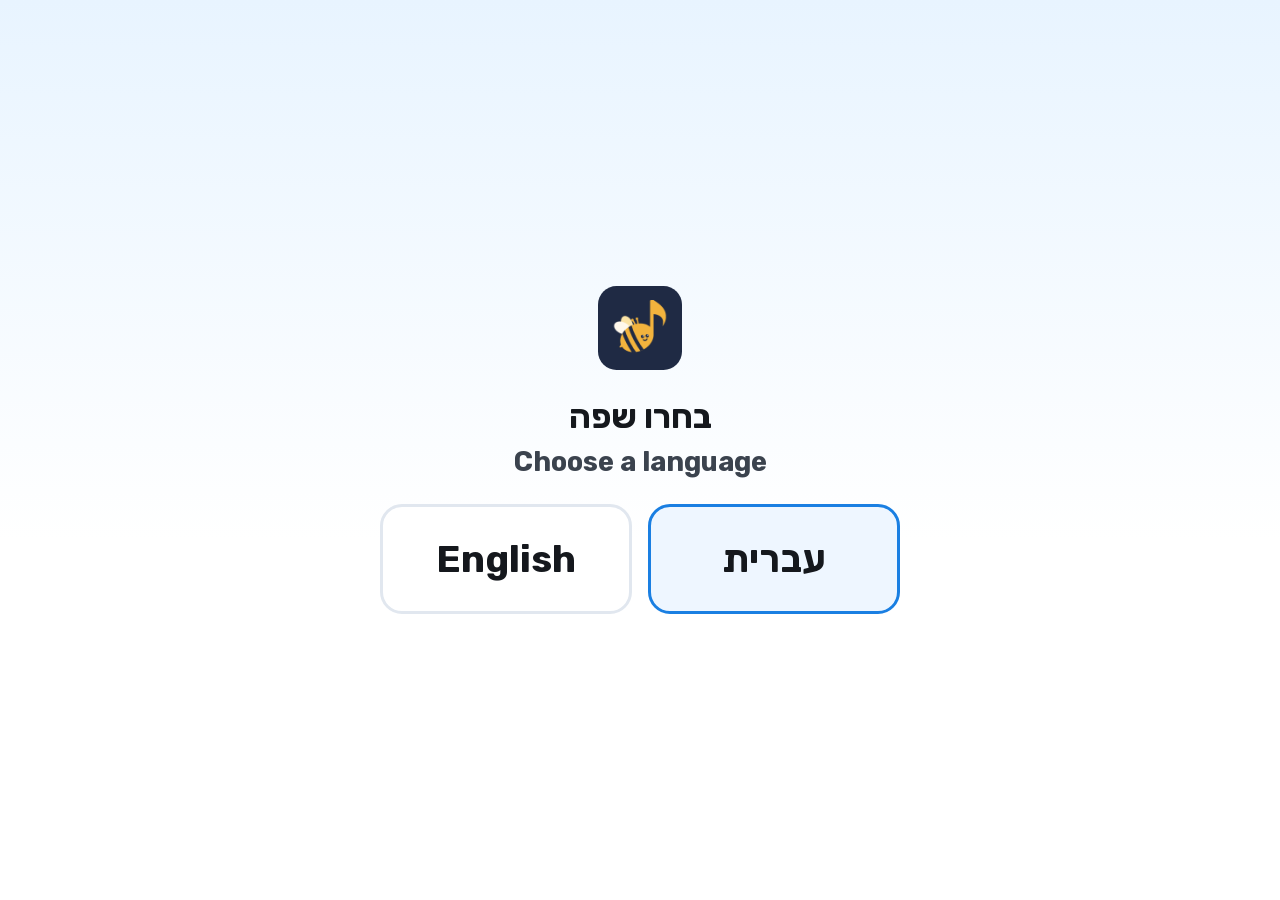
<file: right-note.html>
<!doctype html>
<html lang="he" dir="rtl">
<head>
<meta charset="utf-8">
<meta name="viewport" content="width=device-width, initial-scale=1">
<title>Right Note · Tonebee</title>
<meta name="theme-color" content="#bfe4ff">
<meta name="apple-mobile-web-app-capable" content="yes">
<meta name="mobile-web-app-capable" content="yes">
<meta name="apple-mobile-web-app-title" content="Tonebee">
<link rel="manifest" href="manifest.json">
<link rel="icon" href="icons/favicon-32.png" sizes="32x32"><link rel="icon" href="icons/icon-192.png" sizes="192x192">
<link rel="apple-touch-icon" href="icons/apple-touch-icon.png">
<link rel="stylesheet" href="fonts/fonts.css">
<script>
  // Moving house: the old address (GitHub Pages) hands this device's settings to tonebee.app and sends the page there.
  (function () {
    var keep = /^(brass-|right-note-|ninja-|horn-ladder|breath$|buzz$|songs$|sound-game$)/;
    try {
      if (/github\.io$/.test(location.hostname) && navigator.onLine !== false) {   // offline, the old copy keeps working
        var d = {};
        for (var i = 0; i < localStorage.length; i++) { var k = localStorage.key(i); if (keep.test(k)) d[k] = localStorage.getItem(k); }
        var page = location.pathname.split("/").pop() || "index.html";
        location.replace("https://tonebee.app/" + page + location.search + "#move=" + encodeURIComponent(JSON.stringify(d)));
        return;
      }
      var m = location.hash.match(/^#move=(.*)$/);
      if (m) {
        var s = JSON.parse(decodeURIComponent(m[1]));
        // Only what this device doesn't have yet: an old home-screen icon opens with #move every time.
        for (var key in s) if (keep.test(key) && typeof s[key] === "string" && localStorage.getItem(key) === null) localStorage.setItem(key, s[key]);
        history.replaceState(null, "", location.pathname + location.search);
      }
      // A link straight to a game on a new device: language and instrument first (home), then back to the game.
      var here = location.pathname.split("/").pop();
      if (/^(balloon-breath|buzz-along|sound-game|right-note|horn-ladder|ninja|songs|note-names)\.html$/.test(here)
        && !localStorage.getItem("brass-inst") && !/[?&]test=/.test(location.search))
        location.replace("index.html?next=" + encodeURIComponent(here + location.search));
    } catch (_) {}
  })();
  // English pages lay out left to right from the first paint (the language block fills in the words).
  try { if (/[?&]lang=en/.test(location.search) || (!/[?&]lang=he/.test(location.search) && localStorage.getItem("brass-lang") === "en")) { document.documentElement.lang = "en"; document.documentElement.dir = "ltr"; } } catch (_) {}
</script>
<!-- instruments: edit in index.html only, then `node tests/sync-instruments.mjs` copies it to every page -->
<script>
/* ---------- Instruments: the one list every page reads ----------
   One entry per instrument, in the order of the setup screen. Notes are WRITTEN midi, what the child reads
   (60 = C4, 62 = D4, 64 = E4, 65 = F4, 67 = G4, 69 = A4, 71 = B4, 72 = C5); sounds play at CONCERT pitch
   (written = concert + toWritten).
   ready    false = on the setup screen as "coming soon"
   clef     "treble" | "bass"
   key      the written key of the songs ("C", "G", "Bb"…, see KEY_SIG): its key signature, and do (step 1 of every
            song) = the lowest note in `notes` with the key's name. Black keys are flats, except the key's own sharps.
   hz       [low, high] concert Hz the note games listen between: about 0.8 × the lowest note and 2 × the highest,
            so an overblown octave shows as a wrong note, not as the right one.
   notes    the notes the teacher can tick (Right Note's picker, shared with Note Ninja, Songs and the Ladder);
            keep them on or near the staff (treble: A3 to G5), where every game screen has room
   def      ticked on a new device
   open     notes with no valves (brass), marked "no fingers" in the picker
   samples  recordings in sounds/<id>/, named by CONCERT pitch with flats: cents off equal temperament (playback
            corrects it). A note more than 3 semitones from every recording plays a plain tone.
   games    the home tiles it shows; a link to any other game goes home
   Names are in index.html TEXT, pictures in icons/inst/<id>.png. Buzzing and the Ladder's open notes keep their
   brass-only numbers in their own pages. */
const INSTRUMENT_DATA = {
  trumpet: {
    ready: true, clef: "treble", toWritten: 2, key: "C", hz: [180, 1000],
    notes: [60, 62, 64, 65, 67, 69, 71, 72], def: [60, 62, 64, 65, 67], open: [60, 67, 72],
    samples: { Bb3: -10, C4: 16, D4: 13, Eb4: 3, F4: -3, G4: 11, A4: 7, Bb4: 8 },
    games: "ramzor breath buzz long right ladder ninja songs names clap"
  },
  trombone: {
    ready: true, clef: "bass", toWritten: 0, key: "Bb", hz: [80, 500],
    notes: [46, 48, 50, 51, 53, 55, 57, 58], def: [46, 48, 50, 51, 53], open: [46, 53, 58],
    samples: { Bb2: -5, C3: -7, D3: -16, Eb3: -24, F3: 2, G3: 1, A3: 1, Bb3: 10 },
    games: "ramzor breath buzz long right ladder ninja songs names clap"
  },
  horn: {
    ready: true, clef: "treble", toWritten: 7, key: "C", hz: [130, 800],
    notes: [60, 62, 64, 65, 67, 69, 71, 72, 76], def: [60, 62, 64, 65, 67], open: [60, 67, 72, 76],
    samples: { F2: -34, C3: 5, F3: 13, G3: 4, A3: -14, Bb3: 10, C4: -7, D4: 9, E4: 8, Eb4: 11, F4: 14, G4: 18, A4: 7, C5: 2 },
    games: "ramzor breath buzz long right ladder ninja songs names clap"
  },
  sax: {      // alto sax in E♭: written G = concert B♭, the band's first key
    ready: true, clef: "treble", toWritten: 9, key: "G", hz: [110, 900],
    notes: [62, 64, 65, 66, 67, 69, 71, 72, 74, 76, 77, 78, 79], def: [67, 69, 71, 72, 74], open: [],   // F♮ too: written C is the band's 2nd key
    samples: { F3: -11, G3: 0, A3: -2, Bb3: 1, C4: -3, D4: 0, Eb4: -9, F4: 14, G4: 19, A4: 10, Bb4: 15 },
    games: "ramzor breath long right ladder ninja songs names clap"
  },
  flute: {
    ready: true, clef: "treble", toWritten: 0, key: "Bb", hz: [200, 2400],
    notes: [65, 67, 69, 70, 72, 74, 75, 77, 79], def: [70, 72, 74, 75, 77], open: [],
    samples: { F4: 8, G4: 11, A4: 13, Bb4: 19, C5: 17, D5: 13, Eb5: 8, F5: 10, G5: 24, A5: 16, Bb5: 21 },
    games: "ramzor breath long right ladder ninja songs names clap"
  },
  clarinet: { // B♭ clarinet: written C = concert B♭
    ready: true, clef: "treble", toWritten: 2, key: "C", hz: [110, 1100],
    notes: [57, 59, 60, 62, 64, 65, 67, 69, 70, 71, 72], def: [60, 62, 64, 65, 67], open: [],   // low A B, throat B♭; B and C5 over the break
    samples: { Bb3: -5, C4: -3, D4: -10, Eb4: -4, F4: -2, G4: 0, A4: 1, Bb4: 1 },
    games: "ramzor breath long right ladder ninja songs names clap"
  },
  recorder: { // soprano recorder: sounds an octave above the written note; B A G first
    ready: true, clef: "treble", toWritten: -12, key: "G", hz: [400, 2400],
    notes: [62, 64, 65, 66, 67, 69, 71, 72, 74, 76], def: [67, 69, 71], open: [],   // F♮ and F♯; after B A G come C' and D'
    samples: { C5: 4, D5: 4, E5: 8, Gb5: -3, Ab5: 1, Bb5: 1, C6: 0, D6: 2, E6: 0 },
    games: "ramzor breath long right ladder ninja songs names clap"
  }
};
// Sharps (+) or flats (−) of each key.
const KEY_SIG = { C: 0, G: 1, D: 2, A: 3, F: -1, Bb: -2, Eb: -3 };
// Black keys this instrument reads as sharps (its key's own: F♯ in G); every other one is a flat.
const sharpsOf = id => [6, 1, 8, 3, 10].slice(0, Math.max(0, KEY_SIG[INSTRUMENT_DATA[id].key]));
// Do: the lowest note in `notes` with the key's name.
const doOf = id => { const I = INSTRUMENT_DATA[id], pc = ({ C: 0, D: 2, E: 4, F: 5, G: 7, A: 9, B: 11 }[I.key[0]] + (I.key[1] === "b" ? 11 : 0)) % 12; return I.notes.find(n => n % 12 === pc); };
// Every game's file and its id (the home tiles; the ids in `games`).
const GAME_OF = { "ramzor.html": "ramzor", "balloon-breath.html": "breath", "buzz-along.html": "buzz", "sound-game.html": "long",
  "right-note.html": "right", "horn-ladder.html": "ladder", "ninja.html": "ninja", "songs.html": "songs", "note-names.html": "names", "clap-along.html": "clap" };
const playsGame = (id, game) => !!INSTRUMENT_DATA[id] && INSTRUMENT_DATA[id].games.split(" ").includes(game);
// A link to a game this device's instrument doesn't play (from another class) goes home.
(function () {
  try {
    var game = GAME_OF[location.pathname.split("/").pop()], id = localStorage.getItem("brass-inst");
    if (game && INSTRUMENT_DATA[id] && !playsGame(id, game) && !/[?&]test=/.test(location.search)) location.replace("index.html");
  } catch (_) {}
})();
</script>
<!-- /instruments -->
<style>
  :root {
    --ink: #15181d;
    --ink-2: #3b434e;
    --muted: #56616f;
    --line: rgba(21, 24, 29, .14);
    --panel: rgba(255, 255, 255, .92);
    --go: #1b8f58;
    --accent: #1a7fe2;
    --display: "Rubik", "Lexend", "Arial Hebrew", "Segoe UI", system-ui, sans-serif;
    color-scheme: light;
    font-synthesis: none;
  }
  * { box-sizing: border-box; }
  html, body { height: 100%; }
  body { margin: 0; font-family: var(--display); color: var(--ink); background: linear-gradient(180deg, #bfe4ff 0%, #e8f4ff 55%, #fff4e3 100%) fixed; overflow: hidden; }
  button { font: inherit; color: inherit; }
  :focus-visible { outline: none; box-shadow: 0 0 0 3px #fff, 0 0 0 6px var(--accent); border-radius: 12px; }

  .app { height: 100%; display: grid; grid-template-rows: auto 1fr auto; }

  .console { display: flex; flex-wrap: wrap; align-items: center; gap: 8px 16px; padding: 8px clamp(12px, 3vw, 28px); border-bottom: 1px solid var(--line); color: var(--muted); font-size: 14px; }
  .console a { color: var(--muted); text-decoration: none; }
  .spacer { margin-inline-start: auto; }
  .seg { display: inline-flex; background: var(--panel); border-radius: 999px; padding: 3px; gap: 2px; }
  .seg-btn { border: 0; background: transparent; min-height: 40px; padding: 0 16px; border-radius: 999px; cursor: pointer; color: var(--muted); font-weight: 500; }
  .seg-btn[aria-pressed="true"] { background: #fff; color: var(--ink); box-shadow: 0 1px 3px rgba(21, 24, 29, .18); }
  .icon-btn { background: var(--panel); border: 1px solid var(--line); border-radius: 12px; min-height: 44px; min-width: 44px; padding: 0 12px; cursor: pointer; }
  .mic-dot { width: 12px; height: 12px; border-radius: 50%; background: #c3ccd8; display: inline-block; vertical-align: -1px; }
  .mic-dot.on { background: var(--go); }

  .stage { position: relative; min-height: 0; padding: 1vh clamp(8px, 2vw, 24px) 0; }
  .scene { width: 100%; height: 100%; display: block; direction: ltr; }
  .headline { position: absolute; inset-inline: 0; top: 1vh; text-align: center; pointer-events: none; font-weight: 900; font-size: clamp(34px, 9vh, 120px); line-height: 1.3; }

  .overlay { position: absolute; inset: 0; display: grid; place-items: center; background: rgba(255, 255, 255, .84); text-align: center; padding: 4vh 6vw; }
  .overlay[hidden] { display: none; }
  .overlay p { margin: 0 0 2vh; font-size: clamp(18px, 3.2vh, 30px); font-weight: 500; max-width: 24ch; line-height: 1.5; }
  .big-btn { background: var(--accent); color: #fff; border: 0; border-radius: 999px; font-weight: 700; font-size: clamp(22px, 4vh, 40px); padding: .6em 1.6em; cursor: pointer; min-height: 56px; }

  /* Settings */
  .sheet { position: absolute; inset: 0; background: rgba(255, 255, 255, .97); overflow: auto; padding: 2vh clamp(16px, 4vw, 48px) 4vh; }
  .sheet[hidden] { display: none; }
  .sheet h2 { font-size: clamp(20px, 3vh, 30px); margin: 2vh 0 1vh; font-weight: 700; }
  .notes { display: flex; flex-wrap: wrap; gap: 10px; }
  .note-chip { min-width: 84px; min-height: 60px; border-radius: 16px; border: 3px solid var(--line); background: #fff; font-size: clamp(18px, 2.6vh, 26px); font-weight: 700; cursor: pointer; }
  .note-chip[aria-pressed="true"] { border-color: var(--accent); background: #e8f2fe; color: #0f4f96; }
  .note-chip small { display: block; font-size: 12px; font-weight: 500; color: var(--muted); }
  .row { display: flex; flex-wrap: wrap; align-items: center; gap: 10px 18px; margin: 1vh 0; }
  .row > span:first-child { min-width: 9ch; color: var(--muted); }
  .done-btn { background: var(--go); color: #fff; border: 0; border-radius: 999px; font-weight: 700; font-size: clamp(18px, 2.6vh, 26px); padding: .55em 1.8em; cursor: pointer; min-height: 52px; margin-top: 2vh; }

  .diag { position: absolute; inset-inline-end: 10px; bottom: 10px; background: rgba(13, 17, 23, .85); color: #d7e4f5; font-size: 13px; line-height: 1.6; padding: 8px 12px; border-radius: 10px; white-space: pre; font-variant-numeric: tabular-nums; }
  .diag[hidden] { display: none; }

  .transport { display: flex; flex-wrap: wrap; align-items: center; gap: 10px 16px; padding: 8px clamp(12px, 3vw, 28px) 12px; border-top: 1px solid var(--line); color: var(--muted); font-size: 14px; }
  .stars { font-size: 22px; letter-spacing: 2px; }
  kbd { font-size: 12px; border: 1px solid var(--line); border-bottom-width: 2px; border-radius: 5px; padding: 1px 6px; }

  @media (prefers-reduced-motion: reduce) { * { animation: none !important; } }
  /* Pause: the whole screen freezes behind one big symbol. */
  .pause { position: fixed; inset: 0; z-index: 1000; display: grid; place-items: center; background: rgba(255, 255, 255, .8); cursor: pointer; }
  .pause[hidden] { display: none; }
  .pause-box { text-align: center; }
  .pause-icon { font-size: clamp(80px, 22vh, 220px); line-height: 1; color: #1a7fe2; }
  .resume-btn { margin-top: 2vh; background: #1a7fe2; color: #fff; border: 0; border-radius: 999px; font: inherit; font-weight: 700; font-size: clamp(22px, 4vh, 40px); padding: .5em 1.4em; cursor: pointer; min-height: 56px; }
  .pause-stop { display: block; margin: 2.5vh auto 0; background: none; border: 0; font: inherit; font-size: clamp(16px, 2.6vh, 24px); color: #56616f; text-decoration: underline; cursor: pointer; min-height: 44px; }
  /* Touch screens have no keyboard: no key hints. */
  @media (hover: none) and (pointer: coarse) { .keys { display: none; } }
  /* Shortcuts live in the pause box (Esc), not on the game screen. */
  .transport .keys { display: none; }
  .pause-keys { margin: 22px auto 0; max-width: 40em; font-size: 15px; color: #66707d; line-height: 2.1; }
  @media (hover: none) and (pointer: coarse) { .pause-keys { display: none; } }
  #overlayText:empty { display: none; }
  .mic-help { margin: 0 auto 2vh; max-width: 30ch; text-align: start; font-size: clamp(16px, 2.6vh, 24px); line-height: 1.45; }
  .mic-help[hidden], .mic-ask[hidden] { display: none; }
  .mic-help ol { margin: .3em 0; padding-inline-start: 1.3em; }
  .mic-help li { margin: .25em 0; }
  .overlay .mic-help p { margin: 0; max-width: none; font-size: 1em; line-height: 1.45; }
  .overlay .mic-help .mic-how { font-weight: 700; }
  .mic-help .mic-settings { display: block; margin: .5em 0 0; padding: .35em 1em; font: inherit; font-weight: 700; color: inherit;
    background: none; border: 2px solid currentColor; border-radius: 999px; cursor: pointer; }
  .mic-help .mic-settings[hidden] { display: none; }
  .overlay .mic-help .mic-parent { margin-top: .7em; font-size: .85em; opacity: .75; }
  .overlay p.mic-ask { margin: 1.5vh auto 0; font-size: clamp(14px, 2.2vh, 20px); opacity: .8; }
  /* Phone upright: the picture is drawn wide, so suggest turning the phone. */
  .turn { display: none; }
  @media (orientation: portrait) and (max-width: 600px) { .overlay .turn { display: block; margin: 22px 0 0; font-size: 16px; font-weight: 500; opacity: .75; } }
  /* Phones: one compact top bar; the way home is the app's icon. */
  .home-icon { display: none; }
  @media (max-width: 600px) {
    /* Upright phone: the way home and the icons on the first line, the choices (levels, modes) centred on a line of
       their own below, instead of wrapping wherever they happen to run out of room (two and three ragged rows). */
    .console:has(> .seg)::after { content: ""; order: 1; flex-basis: 100%; height: 0; }
    .console > .seg { order: 2; }
    .console > .seg:first-of-type { margin-inline-start: auto; }
    .console > .seg:last-of-type { margin-inline-end: auto; }
    .console { gap: 6px 8px; padding: 6px 10px; }
    .home { display: inline-flex; align-items: center; gap: 4px; min-height: 40px; font-size: 20px; }
    .home-word { display: none; }
    .home-icon { display: block; width: 30px; height: 30px; border-radius: 22%; }
    .icon-btn { min-width: 40px; min-height: 40px; padding: 0 8px; }
    .seg-btn { padding: 0 10px; }
  }
  @media (max-width: 400px) { #fullscreen { display: none; } }   /* the smallest phones: no room, and iPhones can't anyway */
  @media (max-width: 400px), (max-height: 500px) { .console { column-gap: 8px; padding-inline: 8px; } .seg-btn { font-size: 15px; padding: 0 8px; } }   /* English choices are wider */

  /* The cover: how to play without words (first visit, or "?"), then one button. */
  .cover { display: grid; justify-items: center; gap: 2.4vh; }
  .cover-btns { display: flex; align-items: center; gap: 14px; }
  .help-btn { width: 56px; height: 56px; border-radius: 50%; border: 2px solid var(--line, #e1e7ef); background: #fff; font: inherit; font-size: 26px; font-weight: 700; color: var(--muted, #66707d); cursor: pointer; }
  .help-btn:hover { border-color: var(--accent, #1a7fe2); color: var(--accent, #1a7fe2); }
  .demo { width: min(560px, 76vw); height: auto; max-height: 52vh; border-radius: 22px; box-shadow: 0 12px 34px rgba(31, 42, 68, .16); }
  .demo[hidden] { display: none; }
  .demo { direction: ltr; }   /* laid out like the game itself, which never mirrors with the language */
  .d-waves path { animation: dPulse .5s infinite alternate; }
  .d-w2 { animation-delay: .17s !important; } .d-w3 { animation-delay: .34s !important; }
  @keyframes dPulse { from { opacity: .25; } to { opacity: 1; } }
  @media (prefers-reduced-motion: reduce) { .demo * { animation: none !important; } }

  .d-mine { animation: dMine 5s infinite; }
  .d-waves { animation: dPlay 5s infinite; }
  .d-ring { animation: dHold 5s infinite; }
  .d-target { animation: dHit 5s infinite; }
  .d-star { transform-box: fill-box; transform-origin: center; opacity: 0; animation: dStar 5s infinite; }
  @keyframes dMine { 0%, 8% { transform: translateY(90px); opacity: 0; } 12% { opacity: 1; } 26% { transform: translateY(40px); } 34% { transform: translateY(-14px); } 42%, 70% { transform: translateY(0); opacity: 1; } 76%, 100% { transform: translateY(0); opacity: 0; } }
  @keyframes dPlay { 0%, 8% { opacity: 0; } 11%, 70% { opacity: 1; } 74%, 100% { opacity: 0; } }
  @keyframes dHold { 0%, 42% { stroke-dashoffset: 189; opacity: 1; } 70% { stroke-dashoffset: 0; opacity: 1; } 78%, 100% { stroke-dashoffset: 0; opacity: 0; } }
  @keyframes dHit { 0%, 70% { fill: #fff; } 72%, 94% { fill: #2fa36b; } 100% { fill: #fff; } }
  @keyframes dStar { 0%, 70% { opacity: 0; transform: translate(360px, 130px) scale(.3); } 76% { opacity: 1; transform: translate(360px, 84px) scale(1.1); } 92% { opacity: 1; transform: translate(360px, 74px) scale(1); } 100% { opacity: 0; } }

  /* Upright phone: a wordless hint to turn sideways (a phone that tips over and back), no sentence. */
  .turn.turn-hint { width: 46px; max-width: none; height: 46px; margin-inline: auto; padding: 0; border: 0; border-radius: 0; background: center / contain no-repeat url("data:image/svg+xml,%3Csvg xmlns='http://www.w3.org/2000/svg' viewBox='0 0 48 48'%3E%3Crect x='15' y='6' width='18' height='36' rx='4' fill='none' stroke='%231f2a44' stroke-width='3'/%3E%3Ccircle cx='24' cy='37' r='1.8' fill='%231f2a44'/%3E%3C/svg%3E"); font-size: 0; color: transparent; opacity: .65; animation: tipPhone 2.6s ease-in-out infinite; }
  @keyframes tipPhone { 0%, 25% { transform: rotate(0); } 50%, 75% { transform: rotate(-90deg); } 100% { transform: rotate(0); } }
  @media (prefers-reduced-motion: reduce) { .turn.turn-hint { animation: none; transform: rotate(-90deg); } }

  /* Brand (2026-10-26): the main action buttons are honey with navy text and a pressable bottom edge, like the logo's bee;
     blue stays only where it means something in the game (the note you play, the hold ring). Selected options stay neutral. */
  .big-btn, .resume-btn, .cover-play, .play-btn:not(.stop), .empty button, .btn.primary {
    background: #f2b33d !important; color: #1f2a44 !important; box-shadow: 0 4px 0 #c98f22; }
  .big-btn:hover, .resume-btn:hover, .cover-play:hover, .play-btn:not(.stop):hover, .empty button:hover, .btn.primary:hover {
    background: #f6c055 !important; filter: none; }
  .big-btn:active, .resume-btn:active, .cover-play:active, .play-btn:not(.stop):active, .empty button:active, .btn.primary:active {
    transform: translateY(3px); box-shadow: 0 1px 0 #c98f22; }
  .pause-icon { color: #1f2a44; }
  .lvl[aria-pressed="true"] { background: #1f2a44 !important; border-color: #1f2a44 !important; color: #fff8ec !important; }
</style>
<script>
  // Analytics (PostHog): anonymous counts only: which pages open, from whose teacher link, "tell me when" taps, script errors.
  // No cookies, names, recordings, autocapture or heatmaps. Off on localhost (?ph=1 turns it on) and in ?test= mode;
  // offline it quietly does nothing. Teacher link: tonebee.app/?t=<name> remembers <name> on this device as `ref`.
  // ?me=1 once on the founder's own devices marks their visits internal (PostHog's test-account filter hides them).
  // tbTrack(event, props) is safe to call from any page, with or without analytics.
  window.tbTrack = function (event, props, opts) { try { if (window.posthog && posthog.capture) posthog.capture(event, props, opts); } catch (_) {} };
  (function () {
    try {
      var q = new URLSearchParams(location.search), ls = window.localStorage;
      if (q.get("t")) ls.setItem("brass-ref", q.get("t").slice(0, 40).toLowerCase());
      if (q.get("me") === "1") ls.setItem("brass-me", "1");
      if (q.has("test") || (/^(localhost|127\.0\.0\.1|\[::1\])$/.test(location.hostname) && q.get("ph") !== "1")) return;
      !function(t,e){var o,n,p,r;e.__SV||(window.posthog=e,e._i=[],e.init=function(i,s,a){function g(t,e){var o=e.split(".");2==o.length&&(t=t[o[0]],e=o[1]),t[e]=function(){t.push([e].concat(Array.prototype.slice.call(arguments,0)))}}(p=t.createElement("script")).type="text/javascript",p.crossOrigin="anonymous",p.async=!0,p.src=s.api_host.replace(".i.posthog.com","-assets.i.posthog.com")+"/static/array.js",(r=t.getElementsByTagName("script")[0]).parentNode.insertBefore(p,r);var u=e;for(void 0!==a?u=e[a]=[]:a="posthog",u.people=u.people||[],Object.defineProperty(u,"toString",{configurable:!0,enumerable:!0,writable:!0,value:function(t){var e="posthog";return"posthog"!==a&&(e+="."+a),t||(e+=" (stub)"),e}}),Object.defineProperty(u.people,"toString",{configurable:!0,enumerable:!0,writable:!0,value:function(){return u.toString(1)+".people (stub)"}}),o="init capture register register_once register_for_session unregister unregister_for_session getFeatureFlag getFeatureFlagResult isFeatureEnabled reloadFeatureFlags updateEarlyAccessFeatureEnrollment getEarlyAccessFeatures on onFeatureFlags onSessionId getSurveys getActiveMatchingSurveys renderSurvey canRenderSurvey getNextSurveyStep identify setPersonProperties group resetGroups setPersonPropertiesForFlags resetPersonPropertiesForFlags setGroupPropertiesForFlags resetGroupPropertiesForFlags reset get_distinct_id getGroups get_session_id get_session_replay_url alias set_config startSessionRecording stopSessionRecording sessionRecordingStarted captureException loadToolbar get_property getSessionProperty createPersonProfile opt_in_capturing opt_out_capturing has_opted_in_capturing has_opted_out_capturing clear_opt_in_out_capturing debug".split(" "),n=0;n<o.length;n++)g(u,o[n]);e._i.push([i,s,a])},e.__SV=1)}(document,window.posthog||[]);
      posthog.init("phc_qT52WGA8rWLi0ZPFQHfUqE2KaO0gYCXDEml6THivdXr", {
        api_host: "https://us.i.posthog.com", defaults: "2026-08-30",
        persistence: "localStorage", person_profiles: "identified_only", advanced_disable_flags: true,
        autocapture: false, capture_pageview: false, capture_pageleave: false, capture_dead_clicks: false, rageclick: false,
        capture_heatmaps: false, capture_performance: false, disable_session_recording: true, disable_surveys: true,
        mask_all_text: true, capture_exceptions: true
      });
      var page = location.pathname.split("/").pop() || "index.html";
      posthog.register({
        app: "tonebee", page: page.replace(/\.html$/, ""), ref: ls.getItem("brass-ref") || "none",
        inst: ls.getItem("brass-inst") || "none", lang: ls.getItem("brass-lang") || "none",
        installed: !!(matchMedia("(display-mode: standalone)").matches || navigator.standalone)
      });
      if (ls.getItem("brass-me")) posthog.register({ is_internal: true });
      posthog.capture("$pageview");
    } catch (_) {}
  })();
</script>
</head>
<body>
<div class="app">
  <header class="console">
    <a class="home" href="index.html" aria-label="Tonebee" data-t-aria="brand">‹<img class="home-icon" src="icons/icon-192.png" alt=""><span class="home-word"> <span data-t="brand">Tonebee</span></span></a>
    <span class="spacer"></span>
    <span><span class="mic-dot" id="micDot"></span> <span id="micText" data-t="mic"></span></span>
    <button id="tone" class="icon-btn" data-t-title="hear">🔊</button>
    <button id="settings" class="icon-btn" data-t-title="settings">⚙</button>
    <button id="pauseBtn" class="icon-btn" data-t-title="pause">⏸</button>
    <button id="fullscreen" class="icon-btn" data-t-title="fullscreen">⛶</button>
  </header>

  <main class="stage" id="stage">
    <svg class="scene" id="scene" viewBox="0 0 1000 620" preserveAspectRatio="xMidYMid meet" role="img" data-t-aria="scene"></svg>
    <div class="headline" id="headline"></div>

    <div class="overlay" id="overlay">
      <div class="cover">
        <svg class="demo ltr" id="demo" viewBox="0 0 480 300" aria-hidden="true" hidden>
          <defs><clipPath id="dClip"><rect width="480" height="300" rx="22"/></clipPath></defs>
          <g clip-path="url(#dClip)">
            <rect width="480" height="300" fill="#f7f8ff"/>
            <g stroke="#1f2a44" stroke-width="2"><line x1="200" x2="456" y1="90" y2="90"/><line x1="200" x2="456" y1="110" y2="110"/><line x1="200" x2="456" y1="130" y2="130"/><line x1="200" x2="456" y1="150" y2="150"/><line x1="200" x2="456" y1="170" y2="170"/></g>
            <circle class="d-ring" cx="360" cy="130" r="30" fill="none" stroke="#2fa36b" stroke-width="6" stroke-dasharray="189" stroke-dashoffset="189" transform="rotate(-90 360 130)"/>
            <ellipse class="d-target" cx="360" cy="130" rx="15" ry="11" transform="rotate(-20 360 130)" fill="#fff" stroke="#1f2a44" stroke-width="5"/>
            <g class="d-mine"><ellipse cx="360" cy="130" rx="13" ry="9.5" transform="rotate(-20 360 130)" fill="#1a7fe2"/></g>
            <g class="d-star" transform="translate(360 130)"><path d="M 0 -30 L 8 -10 L 30 -10 L 12 4 L 19 26 L 0 13 L -19 26 L -12 4 L -30 -10 L -8 -10 Z" fill="#f2b33d"/></g>
            <g class="d-player">
              <image class="d-inst" href="icons/inst/trumpet.png" x="34" y="160" width="96" height="96"/>
              <g class="d-waves" fill="none" stroke="#1f2a44" stroke-width="5" stroke-linecap="round">
                <path class="d-w1" d="M 142 196 q 10 12 0 24"/><path class="d-w2" d="M 156 188 q 16 20 0 40"/><path class="d-w3" d="M 170 180 q 22 28 0 56"/>
              </g>
            </g>
          </g>
        </svg>
        <p id="overlayText" data-t="startPrompt"></p>
        <div class="mic-help" id="micHelp" hidden><p class="mic-how" data-t="micHow"></p><ol id="micSteps"></ol><button class="mic-settings" id="micSettings" data-t="openSettings" hidden></button><p class="mic-parent" data-t="helpParent"></p></div>
        <div class="cover-btns">
          <button class="big-btn" id="startBtn" data-t="start"></button>
          <button class="help-btn" id="helpBtn" data-t-title="howTo" data-t-aria="howTo">?</button>
        </div>
        <p class="mic-ask" id="micAsk" data-t="micAsk" hidden></p>
        <p class="turn turn-hint" role="img" data-t-aria="turn"></p>
      </div>
    </div>

    <section class="sheet" id="sheet" hidden data-t-aria="settingsLabel">
      <h2 data-t="whichNotes"></h2>
      <div class="notes" id="noteChips"></div>
      <h2 data-t="settingsLabel"></h2>
      <div class="row"><span data-t="noteName"></span>
        <div class="seg" role="group"><button class="seg-btn" id="namesOn" data-t="show"></button><button class="seg-btn" id="namesOff" data-t="hide"></button></div>
      </div>
      <div class="row"><span data-t="arrow"></span>
        <div class="seg" role="group"><button class="seg-btn" id="arrowOn" data-t="show"></button><button class="seg-btn" id="arrowOff" data-t="hide"></button></div>
      </div>
      <div class="row"><span data-t="hold"></span>
        <div class="seg" role="group" id="holdSeg"></div>
      </div>
      <div class="row"><span data-t="tol"></span>
        <div class="seg" role="group"><button class="seg-btn" id="tolWide" data-t="wide"></button><button class="seg-btn" id="tolNormal" data-t="normal"></button><button class="seg-btn" id="tolTight" data-t="tight"></button></div>
      </div>
      <div class="row"><span data-t="order"></span>
        <div class="seg" role="group"><button class="seg-btn" id="ordRandom" data-t="random"></button><button class="seg-btn" id="ordSeq" data-t="inOrder"></button></div>
      </div>
      <div class="row"><span data-t="ref"></span>
        <div class="seg" role="group"><button class="seg-btn" id="refOn" data-t="refEach"></button><button class="seg-btn" id="refOff" data-t="refTap"></button></div>
      </div>
      <button class="done-btn" id="sheetDone" data-t="close"></button>
    </section>

    <div class="diag" id="diag" hidden></div>
  </main>

  <footer class="transport">
    <span class="stars" id="stars"></span>
    <span class="spacer"></span>
    <span class="keys" data-t-html="keys"></span>
  </footer>
</div>
<div class="pause" id="pauseBox" hidden><div class="pause-box"><div class="pause-icon">⏸</div><button class="resume-btn" id="resumeBtn" data-t="resume"></button><p class="pause-keys" data-t-html="keys"></p></div></div>
<script>
"use strict";

/* ---------- Language ----------
   Hebrew or English, chosen on the home screen (`brass-lang`; ?lang=en|he for a link). Never mixed: every
   word on screen comes from TEXT (elements carry data-t / data-t-html / data-t-title / data-t-aria), and
   English names notes by letter (C D E, B♭). COMMON holds what every page says (microphone, pause, buttons). */
const LANG = (() => {
  try {
    const q = new URLSearchParams(location.search).get("lang");
    if (q === "en" || q === "he") return q;
    return localStorage.getItem("brass-lang") === "en" ? "en" : "he";
  } catch (_) { return "he"; }
})();
const COMMON = {
  he: {
    listening: "מקשיבים", noMicSound: "אין קול מהמיקרופון", muted: "מושתק", tapScreen: "לגעת במסך", noMic: "ללא מיקרופון",
    mic: "מיקרופון", test: "בדיקה", start: "▶ מנגנים", tryAgain: "מנסים שוב", startPrompt: "",
    keepListening: "עצרנו לרגע", onlyOnline: "המיקרופון עובד רק באתר tonebee.app",
    micNotFound: "לא נמצא מיקרופון", micBusy: "המיקרופון תפוס באפליקציה אחרת",
    micFailed: "לא הצלחנו לפתוח את המיקרופון", micGone: "המיקרופון נותק",
    micBlocked: "המיקרופון חסום", micAsk: "מאשרים מיקרופון ומתחילים", micHow: "איך פותחים:",
    helpAndroid: ["לוחצים על הסמל שליד הכתובת", "הרשאות ← מיקרופון ← מפעילים"],
    helpAndroidApp: ["פותחים את tonebee.app ב־Chrome", "לוחצים על הסמל שליד הכתובת", "הרשאות ← מיקרופון ← מפעילים", "חוזרים לטונבי"],
    helpAndroidSystem: ["הגדרות הטלפון ← אפליקציות ← Chrome", "הרשאות ← מיקרופון ← מאפשרים"],
    helpQuick: ["מושכים את המסך מלמעלה למטה", "גישה למיקרופון ← מפעילים"],
    helpInApp: ["⋯ למעלה ← פתיחה בדפדפן", "בדפדפן לוחצים שוב ▶"],
    helpSamsung: ["☰ ← הגדרות ← אתרים והורדות", "הרשאות אתרים ← מיקרופון ← tonebee.app ← מאפשרים"],
    helpIos: ["הגדרות ← יישומים ← Safari", "מיקרופון ← אפשר", "סוגרים את Safari ופותחים מחדש"],
    helpIosApp: ["הגדרות ← יישומים ← Safari", "מיקרופון ← אפשר", "סוגרים את טונבי ופותחים מחדש"],
    helpDesktop: ["לוחצים על הסמל שליד הכתובת", "מיקרופון ← מאפשרים"],
    helpNativeIos: ["לוחצים על ״פתיחת הגדרות״", "מיקרופון ← מפעילים", "חוזרים לטונבי"],
    helpNativeAndroid: ["לוחצים על ״פתיחת הגדרות״", "הרשאות ← מיקרופון ← מאפשרים", "חוזרים לטונבי"],
    openSettings: "פתיחת הגדרות",
    helpParent: "לא נפתח? מבקשים מהורה לאשר (Family Link / זמן מסך)",
    pause: "השהיה (Esc)", resume: "▶ ממשיכים", stop: "■ עצירה", fullscreen: "מסך מלא (F)", home: "‹ טונבי", brand: "טונבי",
    trumpet: "חצוצרה", trombone: "טרומבון", horn: "קרן", instrument: "כלי",
    diagTitle: "בדיקת מיקרופון (D)", diagAudio: "אודיו", diagMic: "מיקרופון", diagLevel: "רמה", diagVolume: "עוצמה",
    diagPitch: "צליל", diagCents: "דיוק", diagFloor: "רצפה", moving: "זז", still: "עומד", sound: "צליל", quiet: "שקט", turn: "מסובבים את הטלפון לרוחב"
  },
  en: {
    listening: "Listening", noMicSound: "No sound from the mic", muted: "Muted", tapScreen: "Tap the screen", noMic: "No microphone",
    mic: "Microphone", test: "Test", start: "▶ Play", tryAgain: "Try again", startPrompt: "",
    keepListening: "Paused", onlyOnline: "The microphone only works on tonebee.app",
    micNotFound: "No microphone found", micBusy: "Another app is using the microphone",
    micFailed: "Couldn't open the microphone", micGone: "The microphone was disconnected",
    micBlocked: "Microphone is blocked", micAsk: "Tap Allow so we can hear you", micHow: "How to fix:",
    helpAndroid: ["Tap the icon next to the address", "Permissions → Microphone → On"],
    helpAndroidApp: ["Open tonebee.app in Chrome", "Tap the icon next to the address", "Permissions → Microphone → On", "Come back to Tonebee"],
    helpAndroidSystem: ["Phone Settings → Apps → Chrome", "Permissions → Microphone → Allow"],
    helpQuick: ["Swipe down from top of screen", "Microphone access → Turn on"],
    helpInApp: ["Tap ⋯ → Open in browser", "Tap ▶ again"],
    helpSamsung: ["☰ → Settings → Sites and downloads", "Site permissions → Microphone → tonebee.app → Allow"],
    helpIos: ["Settings → Apps → Safari", "Microphone → Allow", "Close Safari and reopen"],
    helpIosApp: ["Settings → Apps → Safari", "Microphone → Allow", "Close Tonebee and reopen"],
    helpDesktop: ["Click the icon next to the address", "Microphone → Allow"],
    helpNativeIos: ["Tap “Open Settings”", "Microphone → Turn on", "Come back to Tonebee"],
    helpNativeAndroid: ["Tap “Open Settings”", "Permissions → Microphone → Allow", "Come back to Tonebee"],
    openSettings: "Open Settings",
    helpParent: "Still blocked? Ask a parent to allow it (Family Link / Screen Time)",
    pause: "Pause (Esc)", resume: "▶ Continue", stop: "■ Stop", fullscreen: "Full screen (F)", home: "‹ Tonebee", brand: "Tonebee",
    trumpet: "Trumpet", trombone: "Trombone", horn: "Horn", instrument: "Instrument",
    diagTitle: "Microphone check (D)", diagAudio: "Audio", diagMic: "Mic", diagLevel: "Level", diagVolume: "Volume",
    diagPitch: "Pitch", diagCents: "Cents", diagFloor: "Floor", moving: "running", still: "stopped", sound: "sound", quiet: "quiet", turn: "Turn your phone sideways"
  }
};
const T = (key, ...args) => {
  const v = (TEXT[LANG] && TEXT[LANG][key]) ?? COMMON[LANG][key] ?? (TEXT.he && TEXT.he[key]) ?? COMMON.he[key] ?? key;
  return typeof v === "function" ? v(...args) : v;
};
function applyText() {
  const root = document.documentElement;
  root.lang = LANG;
  root.dir = LANG === "he" ? "rtl" : "ltr";
  document.querySelectorAll("[data-t]").forEach(n => { n.textContent = T(n.dataset.t); });
  document.querySelectorAll("[data-t-html]").forEach(n => { n.innerHTML = T(n.dataset.tHtml); });
  document.querySelectorAll("[data-t-title]").forEach(n => { n.title = T(n.dataset.tTitle); });
  document.querySelectorAll("[data-t-aria]").forEach(n => { n.setAttribute("aria-label", T(n.dataset.tAria)); });
  if (TEXT[LANG] && TEXT[LANG].pageTitle) document.title = T("pageTitle");
}
const TEXT = {
  he: {
    howTo: "איך משחקים", pageTitle: "צליל נכון · טונבי", hear: "לשמוע את הצליל (T)", settings: "הגדרות (S)", scene: "צליל נכון", settingsLabel: "הגדרות",
    whichNotes: "אילו צלילים מתאמנים עכשיו?", noteName: "שם הצליל", show: "מראים", hide: "מסתירים", arrow: "חץ עזר", hold: "החזקה",
    tol: "דיוק", wide: "רחב", normal: "רגיל", tight: "מדויק", order: "סדר", random: "אקראי", inOrder: "לפי הסדר",
    ref: "משמיעים", refEach: "לפני כל צליל", refTap: "רק בלחיצה", close: "סגירה", open: "בלי אצבעות",
    keys: "<kbd>Space</kbd> צליל הבא · <kbd>T</kbd> להשמיע · <kbd>S</kbd> הגדרות · <kbd>R</kbd> כיול · <kbd>D</kbd> בדיקת מיקרופון",
    noteNames: ["דוֹ", "רֶה", "מִי", "פָה", "סוֹל", "לָה", "סִי"]
  },
  en: {
    howTo: "How to play", pageTitle: "Right Note · Tonebee", hear: "Hear the note (T)", settings: "Settings (S)", scene: "Right note", settingsLabel: "Settings",
    whichNotes: "Which notes are we practicing?", noteName: "Note name", show: "Show", hide: "Hide", arrow: "Helper arrow", hold: "Hold",
    tol: "Accuracy", wide: "Wide", normal: "Normal", tight: "Tight", order: "Order", random: "Random", inOrder: "In order",
    ref: "Play the note", refEach: "Before each note", refTap: "Only on tap", close: "Close", open: "open",
    keys: "<kbd>Space</kbd> next note · <kbd>T</kbd> play it · <kbd>S</kbd> settings · <kbd>R</kbd> recalibrate · <kbd>D</kbd> mic check",
    noteNames: ["C", "D", "E", "F", "G", "A", "B"]
  }
};
applyText();

/* ---------- Pause ----------
   Esc or ⏸ freezes the game: the page's clock (performance.now and animation frames) stands still and the
   audio engine is suspended, so timers, counts and scheduled sounds all wait. Esc, Space or a tap resumes. */
let paused = false, pausedAt = 0, pausedFor = 0;
const realNow = performance.now.bind(performance), realRAF = window.requestAnimationFrame.bind(window);
performance.now = () => (paused ? pausedAt : realNow()) - pausedFor;
window.requestAnimationFrame = cb => realRAF(() => cb(performance.now()));
function setPaused(p) {
  if (p === paused) return;
  if (p) pausedAt = realNow(); else pausedFor += realNow() - pausedAt;
  paused = p;
  document.getElementById("pauseBox").hidden = !p;
  const a = pauseAudio();
  if (a) { if (p) a.suspend(); else a.resume(); }
}
const pauseAudio = () => ctx;

/* ---------- iPad audio ----------
   Older iPads (Safari before 14.1) have no float sample reader: build it from the byte one.
   A suspended or interrupted iPad audio engine (lock screen, a call) wakes on any tap.
   Tapping the microphone status opens the microphone check (no keyboard needed). */
if (window.AnalyserNode && !AnalyserNode.prototype.getFloatTimeDomainData) {
  AnalyserNode.prototype.getFloatTimeDomainData = function (out) {
    const bytes = new Uint8Array(out.length);
    this.getByteTimeDomainData(bytes);
    for (let i = 0; i < out.length; i++) out[i] = (bytes[i] - 128) / 128;
  };
}
["touchend", "click"].forEach(type => document.addEventListener(type, () => {
  if (ctx && ctx.state !== "running" && ctx.state !== "closed") ctx.resume();
}, true));
document.getElementById("micText").parentElement.addEventListener("click", () => {
  const d = document.getElementById("diag");
  d.hidden = !d.hidden;
});
// iPad/iPhone: the raw microphone is too quiet for a horn at a normal distance (measured in class), so use
// the device's own voice processing and automatic volume. Elsewhere raw is louder than enough and purer.
// ?voice=1 / ?voice=0 forces either way. (iPadOS Safari calls itself a Mac; the touch points give it away.)
const IS_IOS = /iPad|iPhone|iPod/.test(navigator.userAgent) || (/Macintosh/.test(navigator.userAgent) && navigator.maxTouchPoints > 1);
const VOICE_PARAM = new URLSearchParams(location.search).get("voice");
const MIC_OPTIONS = (VOICE_PARAM === null ? IS_IOS : VOICE_PARAM !== "0") ? true
  : { echoCancellation: false, noiseSuppression: false, autoGainControl: false };
// The check panel's first lines: is the engine moving, what the iPad says about the mic, the raw level in dB.
let lastEngineTime = -1, engineMovedAt = 0;
const audioLine = () => {
  if (!ctx) return T("diagAudio") + "   —\n";
  if (ctx.currentTime !== lastEngineTime) { lastEngineTime = ctx.currentTime; engineMovedAt = performance.now(); }
  const moving = performance.now() - engineMovedAt < 500;     // the clock advances in bursts, not every frame
  const tr = micStream && micStream.getAudioTracks()[0];
  const st = tr && tr.getSettings ? tr.getSettings() : {};
  const db = state.rms > 0 ? (20 * Math.log10(state.rms)).toFixed(0) + " dB" : "0";
  return `${T("diagAudio")}   ${ctx.state} · ${ctx.sampleRate} · ${moving ? T("moving") : T("still")}\n` +
    `${T("diagMic")} ${tr ? tr.readyState + (tr.muted ? " muted" : "") + (tr.enabled ? "" : " off") : "—"} · ${st.sampleRate || "?"} · ${MIC_OPTIONS === true ? "voice" : "raw"} ec:${st.echoCancellation} agc:${st.autoGainControl}\n` +
    `${T("diagLevel")}    ${db}\n`;
};


/* ---------- Right note ----------
   One staff: the target note, and the note the player is actually making.
   Hold the target long enough and it rewards, then moves to another note the teacher has chosen.
   Nothing ever turns red; a wrong note is simply shown where it really is. */

const $ = id => document.getElementById(id);
const SVGNS = "http://www.w3.org/2000/svg";

const GLYPH = { gClef: "", fClef: "", flat: "", sharp: "", head: "", headOpen: "" };
const MUSIC_FONT = "font-family: Bravura";
const SOLFEGE = T("noteNames");      // English: letters; Hebrew: do re mi
const SEMITONE = [0, 2, 4, 5, 7, 9, 11];

// This page's view of the shared instrument list (INSTRUMENT_DATA, in <head>). written = concert + toWritten.
const INSTRUMENTS = Object.fromEntries(Object.entries(INSTRUMENT_DATA).map(([id, d]) =>
  [id, { clef: d.clef, toWritten: d.toWritten, lo: d.hz[0], hi: d.hz[1], notes: d.notes, open: d.open, def: d.def }]));

const TOL = { wide: 75, normal: 50, tight: 30 };
const HOLDS = [2, 3, 4, 5];

const state = {
  inst: "trumpet", chosen: [], target: 67, order: "random", names: true, arrow: true,
  hold: 3, tol: "normal", ref: true, stars: 0,
  listening: false, holdProgress: 0, inBand: false,
  rms: 0, freq: 0, clarity: 0, cents: null, noiseFloor: 0.002,
  soundOn: false, soundSince: 0, muteUntil: 0, lastAnalyse: 0, inBandSince: 0, drainFrom: 0, drainSince: 0
};

/* ---------- Notes ---------- */

function spell(midi) {
  const pc = ((Math.round(midi) % 12) + 12) % 12;
  let octave = Math.floor(Math.round(midi) / 12) - 1;
  let step = 0, alter = 0;
  for (let i = 6; i >= 0; i--) if (SEMITONE[i] <= pc) { step = i; alter = pc - SEMITONE[i]; break; }
  // Flats (B♭, E♭, never A♯ or D♯), except the key's own sharps (F♯ for a sax or recorder in G).
  if (alter > 0 && !sharpsOf(state.inst).includes(pc)) { step = (step + 1) % 7; alter = -1; if (step === 0) octave += 1; }
  return { step, alter, octave: step === 0 && alter === -1 ? octave + 1 : octave };
}
const diatonicOf = sp => sp.octave * 7 + sp.step;
const nameOf = midi => { const sp = spell(midi); return SOLFEGE[sp.step] + (sp.alter === -1 ? "♭" : sp.alter === 1 ? "♯" : ""); };
const concertHz = written => 440 * Math.pow(2, (written - INSTRUMENTS[state.inst].toWritten - 69) / 12);

/* ---------- Settings, remembered per instrument ---------- */

function save() {
  try {
    localStorage.setItem("right-note-" + state.inst, JSON.stringify({
      chosen: state.chosen, order: state.order, names: state.names, arrow: state.arrow,
      hold: state.hold, tol: state.tol, ref: state.ref
    }));
  } catch (_) {}
}

function load() {
  let saved = null;
  try { saved = JSON.parse(localStorage.getItem("right-note-" + state.inst) || "null"); } catch (_) {}
  const I = INSTRUMENTS[state.inst];
  state.chosen = saved && Array.isArray(saved.chosen) && saved.chosen.length ? saved.chosen.filter(n => I.notes.includes(n)) : I.def.slice();
  if (!state.chosen.length) state.chosen = I.def.slice();
  if (saved) {
    state.order = saved.order || state.order;
    state.names = saved.names !== false;
    state.arrow = saved.arrow !== false;
    state.hold = HOLDS.includes(saved.hold) ? saved.hold : state.hold;
    state.tol = TOL[saved.tol] ? saved.tol : state.tol;
    state.ref = saved.ref !== false;
  }
  state.target = state.chosen[0];
}

/* ---------- Audio ---------- */

let ctx = null, analyser = null, micStream = null, raw = null, deci = null;

function ensureCtx() {
  if (!ctx) {
    ctx = new (window.AudioContext || window.webkitAudioContext)();
    ctx.onstatechange = () => { if (state.listening && micStream) $("micText").textContent = ctx.state === "running" ? T("listening") : T("tapScreen"); };
  }
  if (ctx.state === "suspended") ctx.resume();
  return ctx;
}

let starting = false;
async function startMic() {
  if (fresh) return location.reload();          // after a lost mic every way back in (button, a tap, ▶) is a fresh page
  if (starting || micStream) return;            // a double tap, or Space behind the browser's question: still one mic
  keepAwake(true);
  ensureCtx();
  if (new URLSearchParams(location.search).get("test")) return startTestTone();
  if (!navigator.mediaDevices || !navigator.mediaDevices.getUserMedia) return fail(T("onlyOnline"));
  starting = true;
  try {
    // iPad/iPhone: a page that plays sound (traffic light, Note Names, Clap-Along) sets the audio session to "playback",
    // and WebKit keeps that for the whole app: every microphone request then fails (InvalidStateError) until the app is
    // closed. Back to "auto" first; reading the type is no use, a new page says "auto" while the app is still on playback.
    if (navigator.audioSession) navigator.audioSession.type = "auto";
    micStream = await navigator.mediaDevices.getUserMedia({ audio: MIC_OPTIONS });
  } catch (err) {
    return micError(err);
  } finally { starting = false; }
  // iPad switches the hardware to the microphone's rate; an audio engine made before that can stay deaf.
  const track = micStream.getAudioTracks()[0];
  const micRate = track && track.getSettings ? track.getSettings().sampleRate : 0;
  if (micRate && ctx.sampleRate !== micRate) { ctx.close(); ctx = null; ensureCtx(); }
  ctx.resume();
  micSrc = ctx.createMediaStreamSource(micStream);
  analyser = ctx.createAnalyser();
  analyser.fftSize = 8192;
  analyser.smoothingTimeConstant = 0;
  micSrc.connect(analyser);
  // iPad (WebKit) feeds an analyser only if it leads to the speakers: a silent gain does that, with no sound.
  const pull = ctx.createGain();
  pull.gain.value = 0;
  analyser.connect(pull);
  pull.connect(ctx.destination);
  raw = new Float32Array(analyser.fftSize);
  state.listening = true;
  tbTrack("game_start");
  $("overlay").hidden = true;
  $("micDot").classList.add("on");
  $("micText").textContent = T("listening");
  watchTracks();
  if (state.ref) setTimeout(playReference, 400);
}

function startTestTone() {
  const q = new URLSearchParams(location.search);
  const hz = concertHz(state.target) * Math.pow(2, (+(q.get("cents") || 0)) / 1200);
  analyser = ctx.createAnalyser();
  analyser.fftSize = 8192;
  analyser.smoothingTimeConstant = 0;
  const g = ctx.createGain();
  g.gain.value = 0.25;
  const o = ctx.createOscillator();
  o.type = "sine"; o.frequency.value = hz; o.connect(g); o.start();
  g.connect(analyser);
  raw = new Float32Array(analyser.fftSize);
  state.listening = true;
  state.noiseFloor = 0.00001;
  $("overlay").hidden = true;
  $("micDot").classList.add("on");
  $("micText").textContent = T("test");
}

function fail(message) {
  keepAwake(false);
  state.listening = false;
  $("overlay").hidden = false;
  $("overlayText").textContent = message;
  $("micAsk").hidden = true;
  $("startBtn").textContent = T("tryAgain");
  $("micDot").classList.remove("on");
  $("micText").textContent = T("noMic");
}

// The microphone said no. Chrome and Safari never ask twice: once a child taps Block (or a parent's controls, or the phone's
// own setting for the browser, refuse), every try fails at once with no question on screen. Say where to switch it on, for
// this phone, and make "try again" a fresh page. iOS InvalidStateError: the audio session is stuck for the whole app (see
// startMic), and only closing the app clears it: say so.
async function micError(err) {
  const name = (err && err.name) || "unknown", text = String(err && err.message);
  let why = /system/i.test(text) ? "system" : /dismiss/i.test(text) ? "dismissed" : "", perm = "";
  try { perm = (await navigator.permissions.query({ name: "microphone" })).state; } catch (_) {}
  if (name === "NotAllowedError" && perm === "granted") why = "system";   // the site may, but the phone won't let the browser
  tbTrack("mic_error", { reason: name, why, perm });
  fresh = true;
  fail(name === "NotAllowedError" ? T("micBlocked") : name === "NotFoundError" ? T("micNotFound")
    : name === "NotReadableError" ? T("micBusy") : T("micFailed"));
  if (name === "NotAllowedError") showMicHelp(why);
  else if (name === "InvalidStateError" && IS_IOS) showMicHelp("restart");
}
// The Tonebee app from the App Store / Google Play (Capacitor): the phone itself asks for the mic, and a refusal is undone in
// the phone's settings for Tonebee, which the app can open (store/ in the project).
const NATIVE = !!(window.Capacitor && window.Capacitor.isNativePlatform && window.Capacitor.isNativePlatform());
// Another app's built-in browser (Instagram, Facebook, TikTok…): its web view refuses the microphone without asking.
// The Tonebee app is a web view too ("; wv)" on Android), but not one of those.
const IN_APP = !NATIVE && (/FBAN|FBAV|FB_IAB|Instagram|musical_ly|Bytedance|Snapchat|LinkedInApp|Barcelona|\bLine\/|; wv\)/.test(navigator.userAgent)
  || !!(window.TelegramWebview || window.TelegramWebviewProxy));
function showMicHelp(why) {
  const ua = navigator.userAgent, app = matchMedia("(display-mode: standalone)").matches || navigator.standalone;
  const steps = NATIVE ? (why === "silent" ? "helpQuick" : IS_IOS ? "helpNativeIos" : "helpNativeAndroid")
    : IN_APP ? "helpInApp" : IS_IOS ? (app ? "helpIosApp" : "helpIos") : why === "silent" ? "helpQuick"
    : /SamsungBrowser/.test(ua) ? "helpSamsung" : !/Android/.test(ua) ? "helpDesktop"
    : why === "system" ? "helpAndroidSystem" : app ? "helpAndroidApp" : "helpAndroid";
  const list = why === "restart" ? T(NATIVE || app ? "helpIosApp" : "helpIos").slice(-1) : T(steps);   // just "close it and reopen"
  $("micSteps").replaceChildren(...list.map(s => { const li = document.createElement("li"); li.textContent = s; return li; }));
  $("micHelp").hidden = false;
  $("micSettings").hidden = !NATIVE || why === "silent" || why === "restart";
  $("micAsk").hidden = true;
  const demo = $("demo");
  if (demo) demo.toggleAttribute("hidden", true);
}
// First time on this phone the browser is about to ask: kids tap whatever is nearest, so say which.
if (NATIVE) window.Capacitor.nativePromise("Tonebee", "micPermission").then(p => { $("micAsk").hidden = p.state !== "prompt"; }, () => {});
else if (navigator.permissions) navigator.permissions.query({ name: "microphone" }).then(p => { $("micAsk").hidden = p.state !== "prompt"; }, () => {});
$("micSettings").addEventListener("click", () => window.Capacitor.nativePromise("Tonebee", "openSettings").catch(() => {}));

function stopMic() { if (micStream) micStream.getTracks().forEach(t => t.stop()); micStream = null; state.listening = false; }
addEventListener("pagehide", stopMic);
addEventListener("pageshow", e => { if (e.persisted) location.reload(); });   // back from the back/forward cache with the mic off
// The screen stays on while the game listens: a phone that locks itself (an iPhone after 30 s untouched, a paused
// game) takes the mic with it. The browser lets go by itself when the page is hidden.
let wake = null, wantAwake = false;
function keepAwake(on) {
  wantAwake = on;
  if (!on) { if (wake) wake.release().catch(() => {}); wake = null; }
  else if ((!wake || wake.released) && navigator.wakeLock) navigator.wakeLock.request("screen").then(w => { if (wantAwake) wake = w; else w.release(); }).catch(() => {});
}
// iPhone/iPad: back from the background, or the mic cut off by iOS (a call, Siri, another app, the lock screen), WebKit can
// keep the audio engine deaf until the page is opened again, which in the installed app meant closing it. So the way back
// is a fresh page: one tap on the button, settings kept (they live in localStorage).
// micSrc must live here, not in startMic: a source node held by nothing but the graph is garbage-collected while a pause has
// the engine suspended, and the analyser then hears zeros forever (Chrome; the Windows "sound gone after a pause").
let fresh = false, micSrc = null;
function needFresh(message, why) {
  tbTrack("audio_recover", { why });
  if (micStream) stopMic();
  fresh = true;
  if (paused) setPaused(false);                 // the pause screen would cover the way back
  fail(message);
  $("startBtn").textContent = T("resume");
  if (why === "silent" && /Android/.test(navigator.userAgent)) showMicHelp("silent");
}
// Elsewhere (Chrome on Windows after a sleep, another app or a headset taking the mic, Android) a new microphone stream in the
// same page brings the sound back: no reload, no second ▶. At most once every 15 s; if it fails, the fresh page as before.
let reacquiring = false, reacquiredAt = -1e9;
async function reacquire(message, why) {
  if (reacquiring) return;
  if (IS_IOS || !micStream || !analyser || performance.now() - reacquiredAt < 15000) return needFresh(message, why);
  reacquiring = true;
  try {
    const s = await navigator.mediaDevices.getUserMedia({ audio: MIC_OPTIONS });
    if (!micStream) { s.getTracks().forEach(t => t.stop()); return; }        // the page let go meanwhile
    micStream.getTracks().forEach(t => t.stop());
    if (micSrc) micSrc.disconnect();
    micStream = s;
    micSrc = ctx.createMediaStreamSource(s);
    micSrc.connect(analyser);
    watchTracks();
    ctx.resume();
    reacquiredAt = performance.now();
    state.zeroSince = 0;
    $("micText").textContent = T("listening");
    tbTrack("audio_recover", { why, how: "inplace" });
  } catch (_) { needFresh(message, why); }
  finally { reacquiring = false; }
}
function watchTracks() {
  micStream.getAudioTracks().forEach(t => {
    const mine = () => micStream && micStream.getAudioTracks().includes(t);
    t.addEventListener("ended", () => { if (mine()) reacquire(T("micGone"), "ended"); });
    t.addEventListener("mute", () => { $("micText").textContent = T("muted"); });
    t.addEventListener("unmute", () => { $("micText").textContent = T("listening"); });
    if (t.readyState === "ended") reacquire(T("micGone"), "ended");      // ended before we listened (no event comes)
  });
}
// Elsewhere (Android, a laptop switching to the slides) the mic survives being hidden: pause, and keep the screen awake again
// on the way back. A mic that did die shows up anyway as an ended track or 3 s of exact silence.
document.addEventListener("visibilitychange", () => {
  if (document.hidden && micStream) { if (IS_IOS) needFresh(T("keepListening"), "background"); else if (!paused) setPaused(true); }
  else if (!document.hidden && micStream) keepAwake(true);
});
// "interrupted" is iOS's own state (a pause uses "suspended"): if a tap does not wake it, it is stuck.
document.addEventListener("pointerup", () => {
  if (!state.listening || !ctx || ctx.state !== "interrupted") return;
  setTimeout(() => { if (state.listening && ctx && ctx.state === "interrupted") needFresh(T("micFailed"), "interrupted"); }, 1500);
}, true);

function playReference() {
  const c = ensureCtx(), t = c.currentTime + 0.05, hz = concertHz(state.target);
  const o = c.createOscillator(), f = c.createBiquadFilter(), g = c.createGain();
  o.type = "sawtooth"; o.frequency.value = hz;
  f.type = "lowpass"; f.frequency.value = Math.min(5000, hz * 6); f.Q.value = 1;
  g.gain.setValueAtTime(0.0001, t);
  g.gain.exponentialRampToValueAtTime(0.16, t + 0.05);
  g.gain.setValueAtTime(0.16, t + 1.0);
  g.gain.exponentialRampToValueAtTime(0.0001, t + 1.3);
  o.connect(f); f.connect(g); g.connect(c.destination);
  o.start(t); o.stop(t + 1.4);
  state.muteUntil = performance.now() + 1800;     // never hear our own loudspeaker as the child
}

// A short rising sparkle for a success.
function playSuccess() {
  tbTrack("success", { note: state.target });
  const c = ensureCtx(), base = concertHz(state.target);
  [1, 1.25, 1.5, 2].forEach((mult, i) => {
    const t = c.currentTime + 0.05 + i * 0.09;
    const o = c.createOscillator(), g = c.createGain();
    o.type = "triangle";
    o.frequency.value = base * mult * 2;
    g.gain.setValueAtTime(0.0001, t);
    g.gain.exponentialRampToValueAtTime(0.22, t + 0.02);
    g.gain.exponentialRampToValueAtTime(0.0001, t + 0.45);
    o.connect(g); g.connect(c.destination);
    o.start(t); o.stop(t + 0.5);
  });
  state.muteUntil = performance.now() + 900;
}

/* ---------- Detection ---------- */

function analyse() {
  if (!state.listening || !analyser) return;
  analyser.getFloatTimeDomainData(raw);
  let sum = 0;
  for (let i = 0; i < raw.length; i++) sum += raw[i] * raw[i];
  state.rms = Math.sqrt(sum / raw.length);
  // A real microphone in a room is never exactly silent: say so instead of waiting forever.
  // An engine that stopped while saying "running" leaves the analyser repeating its last buffer: deaf (or one note heard
  // forever) with "listening" on screen. Its clock tells; a new page is the way back.
  if (ctx.currentTime !== state.ctxTime) { state.ctxTime = ctx.currentTime; state.ctxStill = 0; }
  else if (ctx.state === "running" && micStream) {
    if (!state.ctxStill) state.ctxStill = performance.now();
    else if (performance.now() - state.ctxStill > 3000) return needFresh(T("noMicSound"), "stalled");
  }
  // Exact zeros only count while the engine runs (a suspended one gives zeros too, and a tap fixes that).
  if (state.rms === 0 && micStream && ctx.state === "running") {
    if (!state.zeroSince) state.zeroSince = performance.now();
    else if (performance.now() - state.zeroSince > 3000) reacquire(T("noMicSound"), "silent");
  } else if (state.zeroSince) { state.zeroSince = 0; $("micText").textContent = T("listening"); }
  // The floor never rises while a note sounds: a held note would otherwise fade below the gate within seconds.
  if (state.rms < state.noiseFloor) state.noiseFloor = state.rms * 0.2 + state.noiseFloor * 0.8;
  else if (!state.soundOn) state.noiseFloor = state.noiseFloor * 0.999 + state.rms * 0.001;
  const gate = Math.max(state.noiseFloor * Math.pow(10, 12 / 20), 0.0015);
  const sounding = state.rms > gate && performance.now() > state.muteUntil;
  if (sounding && !state.soundOn) { state.soundOn = true; state.soundSince = performance.now(); }
  else if (!sounding) state.soundOn = false;
  if (!sounding || performance.now() - state.soundSince < 250) { state.clarity = 0; return; }

  // A 16 kHz copy: at 8 kHz trumpet G4 (written A4) fell between lag steps and was heard an octave low.
  const sr = ctx.sampleRate, D = Math.max(1, Math.round(sr / 16000)), n = Math.floor(raw.length / D), sr2 = sr / D;
  if (!deci || deci.length !== n) deci = new Float32Array(n);
  for (let i = 0; i < n; i++) { let s = 0; for (let j = 0; j < D; j++) s += raw[i * D + j]; deci[i] = s / D; }

  const I = INSTRUMENTS[state.inst];
  const got = detect(deci, sr2, I.lo, I.hi);
  if (!got) { state.clarity = 0; return; }
  state.freq = got.freq;
  state.clarity = got.clarity;
  state.cents = 1200 * Math.log2(got.freq / concertHz(state.target));
}

function detect(buf, sampleRate, fMin, fMax) {
  const n = buf.length;
  const minLag = Math.max(2, Math.floor(sampleRate / fMax));
  const maxLag = Math.min(Math.floor(sampleRate / fMin), n - 2);
  if (maxLag <= minLag) return null;
  const nsdf = new Float32Array(maxLag + 2);
  let peak = 0;
  for (let lag = minLag; lag <= maxLag; lag++) {
    let ac = 0, m = 0;
    for (let i = 0, end = n - lag; i < end; i++) { const a = buf[i], b = buf[i + lag]; ac += a * b; m += a * a + b * b; }
    const v = m > 0 ? (2 * ac) / m : 0;
    nsdf[lag] = v;
    if (v > peak) peak = v;
  }
  if (peak < 0.4) return null;
  const threshold = peak * 0.9;
  const isPeak = l => nsdf[l] >= nsdf[l - 1] && nsdf[l] >= nsdf[l + 1];
  // A peak's interpolated height: at high pitch the coarse lag grid samples it low.
  const top = l => { const y1 = nsdf[l - 1], y2 = nsdf[l], y3 = nsdf[l + 1], d = 2 * y2 - y1 - y3; return d > 1e-9 ? y2 + (y3 - y1) * (y3 - y1) / (8 * d) : y2; };
  for (let lag = minLag + 1; lag < maxLag; lag++) {
    if (nsdf[lag] > threshold && isPeak(lag)) {
      // A weak fundamental (flute E♭5/E5: the 2nd harmonic 17–21 dB louder): when the peak at twice this lag is
      // clearly higher, that is the real period, an octave lower.
      let best = lag;
      for (let l2 = 2 * lag - 2; l2 <= 2 * lag + 2 && l2 < maxLag; l2++)
        if (isPeak(l2) && top(l2) > top(lag) + 0.03 && (best === lag || top(l2) > top(best))) best = l2;
      const y1 = nsdf[best - 1], y2 = nsdf[best], y3 = nsdf[best + 1];
      const denom = 2 * (2 * y2 - y1 - y3);
      return { freq: sampleRate / (best + (Math.abs(denom) > 1e-9 ? (y3 - y1) / denom : 0)), clarity: y2 };
    }
  }
  return null;
}

/* ---------- Staff ---------- */

const el = (tag, attrs, parent) => {
  const n = document.createElementNS(SVGNS, tag);
  for (const k in attrs) n.setAttribute(k, attrs[k]);
  if (parent) parent.appendChild(n);
  return n;
};

const S = 46, STAFF_X0 = 150, STAFF_X1 = 950, STAFF_TOP = 180;
const PLAYED_X = 400, TARGET_X = 690;
const staffY = diatonic => {
  const bottom = INSTRUMENTS[state.inst].clef === "treble" ? 30 : 18;
  return STAFF_TOP + 4 * S - (diatonic - bottom) * S / 2;
};

let g = {};

function buildStaff() {
  const svg = $("scene");
  svg.textContent = "";
  g = {};
  const I = INSTRUMENTS[state.inst];
  for (let i = 0; i < 5; i++)
    el("line", { x1: STAFF_X0, x2: STAFF_X1, y1: STAFF_TOP + i * S, y2: STAFF_TOP + i * S, stroke: "#15181d", "stroke-width": Math.max(2, S * 0.1) }, svg);
  const treble = I.clef === "treble";
  el("text", { x: STAFF_X0 + 20, y: treble ? STAFF_TOP + 3 * S : STAFF_TOP + S, "font-size": 4 * S, fill: "#15181d", style: MUSIC_FONT }, svg)
    .textContent = treble ? GLYPH.gClef : GLYPH.fClef;

  g.targetLedger = el("g", {}, svg);
  g.targetAcc = el("text", { "font-size": 4 * S, fill: "#15181d", style: MUSIC_FONT }, svg);
  g.ring = el("circle", { r: 1.9 * S, fill: "none", stroke: "#1b8f58", "stroke-width": 12, "stroke-linecap": "round",
    "stroke-dasharray": 2 * Math.PI * 1.9 * S, "stroke-dashoffset": 2 * Math.PI * 1.9 * S, opacity: 0 }, svg);
  g.target = el("text", { x: TARGET_X, "font-size": 4 * S, fill: "#15181d", style: MUSIC_FONT }, svg);
  g.target.textContent = GLYPH.headOpen;

  g.playedWrap = el("g", { opacity: 0 }, svg);
  g.playedLedger = el("g", {}, g.playedWrap);
  g.playedAcc = el("text", { "font-size": 4 * S, fill: "#1a7fe2", style: MUSIC_FONT }, g.playedWrap);
  g.played = el("text", { x: PLAYED_X, "font-size": 4 * S, fill: "#1a7fe2", style: MUSIC_FONT }, g.playedWrap);
  g.played.textContent = GLYPH.head;
  g.playedName = el("text", { "text-anchor": "middle", "font-size": 48, "font-weight": 800, fill: "#1a7fe2", style: "font-family: var(--display)", direction: LANG === "he" ? "rtl" : "ltr" }, g.playedWrap);
  g.arrow = el("path", { fill: "#1a7fe2", opacity: 0 }, svg);
  g.star = el("text", { x: TARGET_X + 26, y: STAFF_TOP - 56, "text-anchor": "middle", "font-size": 96, opacity: 0 }, svg);
  g.star.textContent = "⭐";
  placeTarget();
}

function ledgers(group, x, diatonic) {
  group.textContent = "";
  const bottom = INSTRUMENTS[state.inst].clef === "treble" ? 30 : 18;
  const pos = diatonic - bottom;
  const line = q => el("line", { x1: x - 18, x2: x + 1.9 * S + 18, y1: staffY(bottom + q), y2: staffY(bottom + q), stroke: "#15181d", "stroke-width": Math.max(2, S * 0.12) }, group);
  for (let q = -2; q >= pos; q -= 2) line(q);
  for (let q = 10; q <= pos; q += 2) line(q);
}

function placeTarget() {
  const sp = spell(state.target), y = staffY(diatonicOf(sp));
  g.target.setAttribute("y", y);
  g.targetAcc.setAttribute("x", TARGET_X - 1.4 * S);
  g.targetAcc.setAttribute("y", y);
  g.targetAcc.textContent = sp.alter === -1 ? GLYPH.flat : sp.alter === 1 ? GLYPH.sharp : "";
  g.ring.setAttribute("cx", TARGET_X + 26);
  g.ring.setAttribute("cy", y);
  g.ring.setAttribute("transform", `rotate(-90 ${TARGET_X + 26} ${y})`);
  ledgers(g.targetLedger, TARGET_X, diatonicOf(sp));
  $("headline").textContent = state.names ? nameOf(state.target) : "";
  $("stars").textContent = "⭐".repeat(Math.min(state.stars, 12));
}

/* ---------- Loop ---------- */

let last = 0;
function frame(now) {
  const dt = Math.min(0.05, (now - (last || now)) / 1000);
  last = now;
  if (now - state.lastAnalyse > 50) { state.lastAnalyse = now; analyse(); }
  draw(dt);
  if (!$("diag").hidden) {
    const db = 20 * Math.log10(Math.max(state.rms, 1e-7));
    const bars = Math.max(0, Math.min(10, Math.round((db + 60) / 4.5)));
    $("diag").textContent = audioLine() + `${T("diagTitle")}\n${T("diagVolume")}  ${"█".repeat(bars)}${"·".repeat(10 - bars)}\n${T("diagPitch")}   ${state.freq ? state.freq.toFixed(0) + " Hz" : "—"}\n${T("diagCents")}   ${state.cents === null ? "—" : (state.cents > 0 ? "+" : "") + state.cents.toFixed(0)}\nv8`;
  }
  requestAnimationFrame(frame);
}

function draw(dt) {
  const I = INSTRUMENTS[state.inst];
  const heard = state.freq > 0 && state.clarity > 0.6 && state.soundOn && performance.now() > state.muteUntil;
  const tY = staffY(diatonicOf(spell(state.target)));

  if (heard) {
    const written = 69 + 12 * Math.log2(state.freq / 440) + I.toWritten;
    const sp = spell(written);
    const offset = written - Math.round(written);
    const y = staffY(diatonicOf(sp)) - offset * S * 0.45;
    g.playedWrap.setAttribute("opacity", 1);
    g.played.setAttribute("y", y.toFixed(1));
    g.playedAcc.setAttribute("x", PLAYED_X - 1.4 * S);
    g.playedAcc.setAttribute("y", staffY(diatonicOf(sp)).toFixed(1));
    g.playedAcc.textContent = sp.alter === -1 ? GLYPH.flat : sp.alter === 1 ? GLYPH.sharp : "";
    g.playedName.setAttribute("x", PLAYED_X + 0.95 * S);
    // Under the staff; a note below middle C (a clarinet's low A) pushes the name down below it.
    const noteY = staffY(diatonicOf(sp));
    g.playedName.setAttribute("y", noteY > STAFF_TOP + 5 * S ? noteY + 1.7 * S : STAFF_TOP + 4 * S + 2.4 * S);
    g.playedName.textContent = state.names ? nameOf(Math.round(written)) : "";
    ledgers(g.playedLedger, PLAYED_X, diatonicOf(sp));

    const far = Math.abs(y - tY) > S * 0.5;
    g.arrow.setAttribute("opacity", state.arrow && far ? 1 : 0);
    if (far && state.arrow) {
      const up = y > tY, ax = 560, ay = (y + tY) / 2;
      g.arrow.setAttribute("d", up
        ? `M ${ax} ${ay - 60} L ${ax + 42} ${ay + 20} L ${ax + 14} ${ay + 20} L ${ax + 14} ${ay + 70} L ${ax - 14} ${ay + 70} L ${ax - 14} ${ay + 20} L ${ax - 42} ${ay + 20} Z`
        : `M ${ax} ${ay + 60} L ${ax + 42} ${ay - 20} L ${ax + 14} ${ay - 20} L ${ax + 14} ${ay - 70} L ${ax - 14} ${ay - 70} L ${ax - 14} ${ay - 20} L ${ax - 42} ${ay - 20} Z`);
    }
  } else {
    g.playedWrap.setAttribute("opacity", 0);
    g.arrow.setAttribute("opacity", 0);
  }

  const limit = state.inBand ? TOL[state.tol] + 15 : TOL[state.tol];
  const wasIn = state.inBand;
  state.inBand = !state.won && heard && state.cents !== null && Math.abs(state.cents) < limit;   // one star per note
  // Measured against the clock, not the frame rate, so a busy laptop cannot stretch the hold.
  const now = performance.now();
  if (state.inBand) {
    if (!wasIn) state.inBandSince = now - state.holdProgress * state.hold * 1000;
    state.holdProgress = Math.min(1, (now - state.inBandSince) / (state.hold * 1000));
  } else {
    if (wasIn) { state.drainFrom = state.holdProgress; state.drainSince = now; }
    state.holdProgress = Math.max(0, state.drainFrom - (now - state.drainSince) / (state.hold * 2000));
  }
  const circ = 2 * Math.PI * 1.9 * S;
  g.ring.setAttribute("opacity", state.holdProgress > 0.02 ? 1 : 0);
  g.ring.setAttribute("stroke-dashoffset", circ * (1 - state.holdProgress));
  g.target.setAttribute("fill", state.inBand ? "#1b8f58" : "#15181d");

  if (state.holdProgress >= 1) succeed(tY);
}

function succeed(y) {
  state.holdProgress = 0; state.drainFrom = 0; state.won = true;
  state.inBand = false;
  state.stars++;
  playSuccess();
  burst(TARGET_X + 26, y);
  g.star.setAttribute("opacity", 1);
  setTimeout(() => g.star.setAttribute("opacity", 0), 1600);
  setTimeout(nextNote, 1500);
}

function nextNote(manual) {
  const list = state.chosen;
  if (!list.length) return;
  if (list.length === 1) state.target = list[0];
  else if (state.order === "random") {
    let n = state.target;
    while (n === state.target) n = list[Math.floor(Math.random() * list.length)];
    state.target = n;
  } else {
    state.target = list[(list.indexOf(state.target) + 1 + list.length) % list.length];
  }
  state.holdProgress = 0; state.drainFrom = 0; state.won = false;
  placeTarget();
  if (state.ref && !manual) setTimeout(playReference, 250);
}

function burst(x, y) {
  const svg = $("scene");
  const colours = ["#f2b705", "#ff6f59", "#1a7fe2", "#2fa36b", "#7a5cf0"];
  for (let i = 0; i < 16; i++) {
    const a = (Math.PI * 2 * i) / 16, d = 90 + Math.random() * 80;
    const c = el("circle", { cx: x, cy: y, r: 9 + Math.random() * 8, fill: colours[i % colours.length] }, svg);
    const t0 = performance.now();
    (function fly(now) {
      const p = (now - t0) / 900;
      if (p >= 1) { c.remove(); return; }
      c.setAttribute("cx", x + Math.cos(a) * d * p);
      c.setAttribute("cy", y + Math.sin(a) * d * p + 60 * p * p);
      c.setAttribute("opacity", 1 - p);
      requestAnimationFrame(fly);
    })(t0);
  }
}

/* ---------- Settings panel ---------- */

function buildSheet() {
  const I = INSTRUMENTS[state.inst];
  const box = $("noteChips");
  box.textContent = "";
  I.notes.forEach(n => {
    const b = document.createElement("button");
    b.className = "note-chip";
    b.setAttribute("aria-pressed", String(state.chosen.includes(n)));
    b.innerHTML = nameOf(n) + (I.open.includes(n) ? "<small>" + T("open") + "</small>" : "");
    b.addEventListener("click", () => {
      const i = state.chosen.indexOf(n);
      if (i >= 0) { if (state.chosen.length > 1) state.chosen.splice(i, 1); }
      else state.chosen.push(n);
      state.chosen.sort((a, b2) => a - b2);
      b.setAttribute("aria-pressed", String(state.chosen.includes(n)));
      if (!state.chosen.includes(state.target)) { state.target = state.chosen[0]; placeTarget(); }
      save();
    });
    box.appendChild(b);
  });

  const holdSeg = $("holdSeg");
  holdSeg.textContent = "";
  HOLDS.forEach(h => {
    const b = document.createElement("button");
    b.className = "seg-btn";
    b.textContent = h;
    b.setAttribute("aria-pressed", String(state.hold === h));
    b.addEventListener("click", () => { state.hold = h; save(); buildSheet(); });
    holdSeg.appendChild(b);
  });
  pressed();
}

function pressed() {
  $("namesOn").setAttribute("aria-pressed", String(state.names));
  $("namesOff").setAttribute("aria-pressed", String(!state.names));
  $("arrowOn").setAttribute("aria-pressed", String(state.arrow));
  $("arrowOff").setAttribute("aria-pressed", String(!state.arrow));
  $("tolWide").setAttribute("aria-pressed", String(state.tol === "wide"));
  $("tolNormal").setAttribute("aria-pressed", String(state.tol === "normal"));
  $("tolTight").setAttribute("aria-pressed", String(state.tol === "tight"));
  $("ordRandom").setAttribute("aria-pressed", String(state.order === "random"));
  $("ordSeq").setAttribute("aria-pressed", String(state.order === "sequence"));
  $("refOn").setAttribute("aria-pressed", String(state.ref));
  $("refOff").setAttribute("aria-pressed", String(!state.ref));
}

function toggleSheet(show) {
  const open = show === undefined ? $("sheet").hidden : show;
  $("sheet").hidden = !open;
  if (open) buildSheet(); else placeTarget();
}

function toggleFullscreen() {
  const d = document, root = d.documentElement;
  try {
    if (d.fullscreenElement || d.webkitFullscreenElement) (d.exitFullscreen || d.webkitExitFullscreen).call(d);
    else { const p = (root.requestFullscreen || root.webkitRequestFullscreen).call(root); if (p && p.catch) p.catch(() => {}); }
  } catch (_) {}
}

/* ---------- Wiring ---------- */

// How to play: shown by itself the first time this game is opened on this device, then only from "?".
(function cover() {
  const key = "tonebee-seen-right", demo = $("demo");
  let inst = "trumpet";
  try { inst = localStorage.getItem("brass-inst") || inst; } catch (_) {}
  demo.querySelectorAll(".d-inst").forEach(i => i.setAttribute("href", `icons/inst/${inst}.png`));
  let seen = false;
  try { seen = !!localStorage.getItem(key); } catch (_) {}
  // (an <svg> has no .hidden property: toggle the attribute)
  demo.toggleAttribute("hidden", seen);
  if (!seen) tbTrack("howto", { how: "auto" });
  $("helpBtn").addEventListener("click", e => { e.stopPropagation(); if (!demo.toggleAttribute("hidden")) tbTrack("howto", { how: "replay" }); });
  $("startBtn").addEventListener("click", () => { try { localStorage.setItem(key, "1"); } catch (_) {} demo.toggleAttribute("hidden", true); });
})();
$("startBtn").addEventListener("click", startMic);
$("overlay").addEventListener("click", e => { if (e.target === $("overlay") || e.target.tagName === "P" || e.target.tagName === "DIV") startMic(); });  // the whole start screen is the button
$("tone").addEventListener("click", playReference);
$("settings").addEventListener("click", () => toggleSheet());
$("sheetDone").addEventListener("click", () => toggleSheet(false));
$("fullscreen").addEventListener("click", toggleFullscreen);
$("namesOn").addEventListener("click", () => { state.names = true; save(); pressed(); placeTarget(); });
$("namesOff").addEventListener("click", () => { state.names = false; save(); pressed(); placeTarget(); });
$("arrowOn").addEventListener("click", () => { state.arrow = true; save(); pressed(); });
$("arrowOff").addEventListener("click", () => { state.arrow = false; save(); pressed(); });
$("tolWide").addEventListener("click", () => { state.tol = "wide"; save(); pressed(); });
$("tolNormal").addEventListener("click", () => { state.tol = "normal"; save(); pressed(); });
$("tolTight").addEventListener("click", () => { state.tol = "tight"; save(); pressed(); });
$("ordRandom").addEventListener("click", () => { state.order = "random"; save(); pressed(); });
$("ordSeq").addEventListener("click", () => { state.order = "sequence"; save(); pressed(); });
$("refOn").addEventListener("click", () => { state.ref = true; save(); pressed(); });
$("refOff").addEventListener("click", () => { state.ref = false; save(); pressed(); });
document.addEventListener("click", e => { const b = e.target.closest("button"); if (b && e.detail) b.blur(); });

document.addEventListener("keydown", e => {
  if (e.metaKey || e.ctrlKey || e.altKey) return;
  const t = e.target;
  if (t.tagName === "BUTTON" || t.tagName === "SELECT" || t.tagName === "INPUT") return;
  const c = e.code;
  if (paused) { if (c === "Escape" || c === "Space" || c === "Enter") { e.preventDefault(); setPaused(false); } return; }
  if (c === "Space" || c === "Enter" || c === "PageDown" || c === "ArrowRight") { e.preventDefault(); nextNote(true); }
  else if (c === "KeyT") playReference();
  else if (c === "KeyS") toggleSheet();
  else if (c === "KeyR") state.noiseFloor = 0.002;
  else if (c === "KeyD") $("diag").hidden = !$("diag").hidden;
  else if (c === "KeyF") toggleFullscreen();
  else if (c === "Escape") { if (!$("sheet").hidden) toggleSheet(false); else setPaused(true); }
});

const params = new URLSearchParams(location.search);
let savedInst = null;
try { savedInst = localStorage.getItem("brass-inst"); } catch (_) {}
if (INSTRUMENTS[params.get("inst")]) state.inst = params.get("inst");
else if (INSTRUMENTS[savedInst]) state.inst = savedInst;
load();
if (!(document.documentElement.requestFullscreen || document.documentElement.webkitRequestFullscreen) || matchMedia("(display-mode: standalone)").matches) $("fullscreen").hidden = true;
if (location.protocol === "file:") fail(T("onlyOnline"));
if ("serviceWorker" in navigator && location.protocol !== "file:") navigator.serviceWorker.register("sw.js").catch(() => {});

buildStaff();
buildSheet();
requestAnimationFrame(frame);
document.getElementById("pauseBtn").addEventListener("click", () => setPaused(true));
document.getElementById("pauseBox").addEventListener("click", e => { if (e.target.id !== "pauseStop") setPaused(false); });

// Analytics: how long the game was really used (open and on screen; for mic games, also listening), sent on leaving.
(function playTime() {
  let open = 0, live = 0, last = performance.now();
  setInterval(() => {
    const now = performance.now(), dt = (now - last) / 1000; last = now;
    if (document.hidden || dt > 5) return;
    open += dt;
    if (typeof state === "object" && state && state.listening) live += dt;
  }, 1000);
  const send = () => {
    if (open >= 3) tbTrack("game_time", { seconds: Math.round(open), seconds_listening: Math.round(live) }, { transport: "sendBeacon" });
    open = live = 0;
  };
  addEventListener("pagehide", send);
  document.addEventListener("visibilitychange", () => { if (document.hidden) send(); });
})();

// iPhone has no full screen for web pages: hide the button there (iPad, Android and computers keep it). The store app is
// full screen already, and in its web view the button changes nothing.
if (window.Capacitor || !(document.fullscreenEnabled || document.webkitFullscreenEnabled)) { const fs = document.getElementById("fullscreen"); if (fs) fs.style.display = "none"; }
</script>
</body>
</html>
</file>
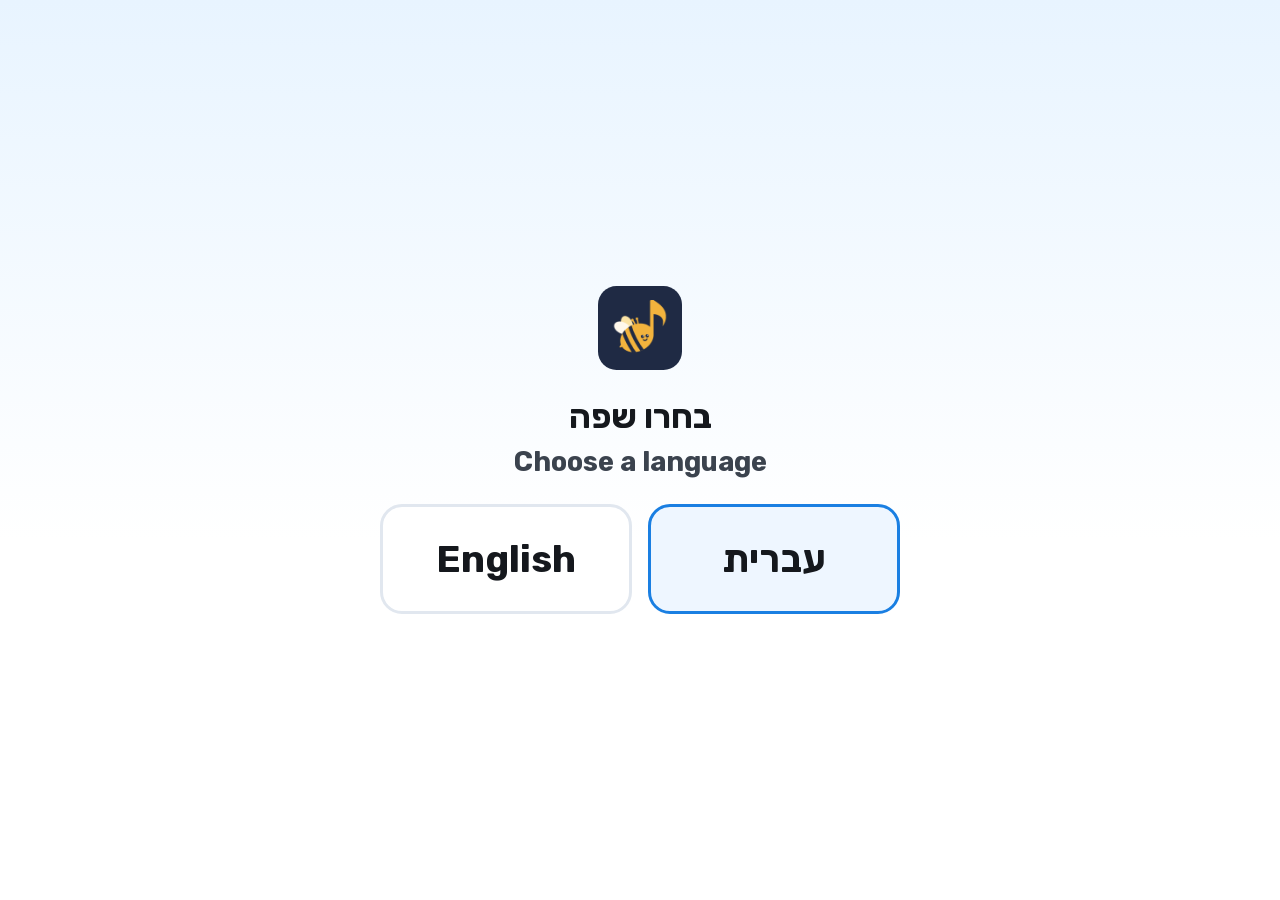
<file: songs.html>
<!doctype html>
<html lang="he" dir="rtl">
<head>
<meta charset="utf-8">
<meta name="viewport" content="width=device-width, initial-scale=1">
<title>Songs · Tonebee</title>
<meta name="theme-color" content="#bfe4ff">
<meta name="apple-mobile-web-app-capable" content="yes">
<meta name="mobile-web-app-capable" content="yes">
<meta name="apple-mobile-web-app-title" content="Tonebee">
<link rel="manifest" href="manifest.json">
<link rel="icon" href="icons/favicon-32.png" sizes="32x32"><link rel="icon" href="icons/icon-192.png" sizes="192x192">
<link rel="apple-touch-icon" href="icons/apple-touch-icon.png">
<link rel="stylesheet" href="fonts/fonts.css">
<script>
  // Moving house: the old address (GitHub Pages) hands this device's settings to tonebee.app and sends the page there.
  (function () {
    var keep = /^(brass-|right-note-|ninja-|horn-ladder|breath$|buzz$|songs$|sound-game$)/;
    try {
      if (/github\.io$/.test(location.hostname) && navigator.onLine !== false) {   // offline, the old copy keeps working
        var d = {};
        for (var i = 0; i < localStorage.length; i++) { var k = localStorage.key(i); if (keep.test(k)) d[k] = localStorage.getItem(k); }
        var page = location.pathname.split("/").pop() || "index.html";
        location.replace("https://tonebee.app/" + page + location.search + "#move=" + encodeURIComponent(JSON.stringify(d)));
        return;
      }
      var m = location.hash.match(/^#move=(.*)$/);
      if (m) {
        var s = JSON.parse(decodeURIComponent(m[1]));
        // Only what this device doesn't have yet: an old home-screen icon opens with #move every time.
        for (var key in s) if (keep.test(key) && typeof s[key] === "string" && localStorage.getItem(key) === null) localStorage.setItem(key, s[key]);
        history.replaceState(null, "", location.pathname + location.search);
      }
      // A link straight to a game on a new device: language and instrument first (home), then back to the game.
      var here = location.pathname.split("/").pop();
      if (/^(balloon-breath|buzz-along|sound-game|right-note|horn-ladder|ninja|songs|note-names)\.html$/.test(here)
        && !localStorage.getItem("brass-inst") && !/[?&]test=/.test(location.search))
        location.replace("index.html?next=" + encodeURIComponent(here + location.search));
    } catch (_) {}
  })();
  // English pages lay out left to right from the first paint (the language block fills in the words).
  try { if (/[?&]lang=en/.test(location.search) || (!/[?&]lang=he/.test(location.search) && localStorage.getItem("brass-lang") === "en")) { document.documentElement.lang = "en"; document.documentElement.dir = "ltr"; } } catch (_) {}
</script>
<!-- instruments: edit in index.html only, then `node tests/sync-instruments.mjs` copies it to every page -->
<script>
/* ---------- Instruments: the one list every page reads ----------
   One entry per instrument, in the order of the setup screen. Notes are WRITTEN midi, what the child reads
   (60 = C4, 62 = D4, 64 = E4, 65 = F4, 67 = G4, 69 = A4, 71 = B4, 72 = C5); sounds play at CONCERT pitch
   (written = concert + toWritten).
   ready    false = on the setup screen as "coming soon"
   clef     "treble" | "bass"
   key      the written key of the songs ("C", "G", "Bb"…, see KEY_SIG): its key signature, and do (step 1 of every
            song) = the lowest note in `notes` with the key's name. Black keys are flats, except the key's own sharps.
   hz       [low, high] concert Hz the note games listen between: about 0.8 × the lowest note and 2 × the highest,
            so an overblown octave shows as a wrong note, not as the right one.
   notes    the notes the teacher can tick (Right Note's picker, shared with Note Ninja, Songs and the Ladder);
            keep them on or near the staff (treble: A3 to G5), where every game screen has room
   def      ticked on a new device
   open     notes with no valves (brass), marked "no fingers" in the picker
   samples  recordings in sounds/<id>/, named by CONCERT pitch with flats: cents off equal temperament (playback
            corrects it). A note more than 3 semitones from every recording plays a plain tone.
   games    the home tiles it shows; a link to any other game goes home
   Names are in index.html TEXT, pictures in icons/inst/<id>.png. Buzzing and the Ladder's open notes keep their
   brass-only numbers in their own pages. */
const INSTRUMENT_DATA = {
  trumpet: {
    ready: true, clef: "treble", toWritten: 2, key: "C", hz: [180, 1000],
    notes: [60, 62, 64, 65, 67, 69, 71, 72], def: [60, 62, 64, 65, 67], open: [60, 67, 72],
    samples: { Bb3: -10, C4: 16, D4: 13, Eb4: 3, F4: -3, G4: 11, A4: 7, Bb4: 8 },
    games: "ramzor breath buzz long right ladder ninja songs names clap"
  },
  trombone: {
    ready: true, clef: "bass", toWritten: 0, key: "Bb", hz: [80, 500],
    notes: [46, 48, 50, 51, 53, 55, 57, 58], def: [46, 48, 50, 51, 53], open: [46, 53, 58],
    samples: { Bb2: -5, C3: -7, D3: -16, Eb3: -24, F3: 2, G3: 1, A3: 1, Bb3: 10 },
    games: "ramzor breath buzz long right ladder ninja songs names clap"
  },
  horn: {
    ready: true, clef: "treble", toWritten: 7, key: "C", hz: [130, 800],
    notes: [60, 62, 64, 65, 67, 69, 71, 72, 76], def: [60, 62, 64, 65, 67], open: [60, 67, 72, 76],
    samples: { F2: -34, C3: 5, F3: 13, G3: 4, A3: -14, Bb3: 10, C4: -7, D4: 9, E4: 8, Eb4: 11, F4: 14, G4: 18, A4: 7, C5: 2 },
    games: "ramzor breath buzz long right ladder ninja songs names clap"
  },
  sax: {      // alto sax in E♭: written G = concert B♭, the band's first key
    ready: true, clef: "treble", toWritten: 9, key: "G", hz: [110, 900],
    notes: [62, 64, 65, 66, 67, 69, 71, 72, 74, 76, 77, 78, 79], def: [67, 69, 71, 72, 74], open: [],   // F♮ too: written C is the band's 2nd key
    samples: { F3: -11, G3: 0, A3: -2, Bb3: 1, C4: -3, D4: 0, Eb4: -9, F4: 14, G4: 19, A4: 10, Bb4: 15 },
    games: "ramzor breath long right ladder ninja songs names clap"
  },
  flute: {
    ready: true, clef: "treble", toWritten: 0, key: "Bb", hz: [200, 2400],
    notes: [65, 67, 69, 70, 72, 74, 75, 77, 79], def: [70, 72, 74, 75, 77], open: [],
    samples: { F4: 8, G4: 11, A4: 13, Bb4: 19, C5: 17, D5: 13, Eb5: 8, F5: 10, G5: 24, A5: 16, Bb5: 21 },
    games: "ramzor breath long right ladder ninja songs names clap"
  },
  clarinet: { // B♭ clarinet: written C = concert B♭
    ready: true, clef: "treble", toWritten: 2, key: "C", hz: [110, 1100],
    notes: [57, 59, 60, 62, 64, 65, 67, 69, 70, 71, 72], def: [60, 62, 64, 65, 67], open: [],   // low A B, throat B♭; B and C5 over the break
    samples: { Bb3: -5, C4: -3, D4: -10, Eb4: -4, F4: -2, G4: 0, A4: 1, Bb4: 1 },
    games: "ramzor breath long right ladder ninja songs names clap"
  },
  recorder: { // soprano recorder: sounds an octave above the written note; B A G first
    ready: true, clef: "treble", toWritten: -12, key: "G", hz: [400, 2400],
    notes: [62, 64, 65, 66, 67, 69, 71, 72, 74, 76], def: [67, 69, 71], open: [],   // F♮ and F♯; after B A G come C' and D'
    samples: { C5: 4, D5: 4, E5: 8, Gb5: -3, Ab5: 1, Bb5: 1, C6: 0, D6: 2, E6: 0 },
    games: "ramzor breath long right ladder ninja songs names clap"
  }
};
// Sharps (+) or flats (−) of each key.
const KEY_SIG = { C: 0, G: 1, D: 2, A: 3, F: -1, Bb: -2, Eb: -3 };
// Black keys this instrument reads as sharps (its key's own: F♯ in G); every other one is a flat.
const sharpsOf = id => [6, 1, 8, 3, 10].slice(0, Math.max(0, KEY_SIG[INSTRUMENT_DATA[id].key]));
// Do: the lowest note in `notes` with the key's name.
const doOf = id => { const I = INSTRUMENT_DATA[id], pc = ({ C: 0, D: 2, E: 4, F: 5, G: 7, A: 9, B: 11 }[I.key[0]] + (I.key[1] === "b" ? 11 : 0)) % 12; return I.notes.find(n => n % 12 === pc); };
// Every game's file and its id (the home tiles; the ids in `games`).
const GAME_OF = { "ramzor.html": "ramzor", "balloon-breath.html": "breath", "buzz-along.html": "buzz", "sound-game.html": "long",
  "right-note.html": "right", "horn-ladder.html": "ladder", "ninja.html": "ninja", "songs.html": "songs", "note-names.html": "names", "clap-along.html": "clap" };
const playsGame = (id, game) => !!INSTRUMENT_DATA[id] && INSTRUMENT_DATA[id].games.split(" ").includes(game);
// A link to a game this device's instrument doesn't play (from another class) goes home.
(function () {
  try {
    var game = GAME_OF[location.pathname.split("/").pop()], id = localStorage.getItem("brass-inst");
    if (game && INSTRUMENT_DATA[id] && !playsGame(id, game) && !/[?&]test=/.test(location.search)) location.replace("index.html");
  } catch (_) {}
})();
</script>
<!-- /instruments -->
<style>
  :root {
    --ink: #15181d;
    --ink-2: #3b434e;
    --muted: #56616f;
    --line: rgba(21, 24, 29, .14);
    --panel: rgba(255, 255, 255, .92);
    --go: #1b8f58;
    --accent: #1a7fe2;
    --display: "Rubik", "Lexend", "Arial Hebrew", "Segoe UI", system-ui, sans-serif;
    color-scheme: light;
    font-synthesis: none;
  }
  * { box-sizing: border-box; }
  html, body { height: 100%; }
  body { margin: 0; font-family: var(--display); color: var(--ink); background: linear-gradient(180deg, #bfe4ff 0%, #e8f4ff 55%, #fff4e3 100%) fixed; overflow: hidden; }
  button, select { font: inherit; color: inherit; }
  :focus-visible { outline: none; box-shadow: 0 0 0 3px #fff, 0 0 0 6px var(--accent); border-radius: 12px; }

  .app { height: 100%; display: grid; grid-template-rows: auto 1fr auto; }

  .console, .transport { display: flex; flex-wrap: wrap; align-items: center; gap: 8px 14px; padding: 8px clamp(12px, 3vw, 28px); color: var(--muted); font-size: 14px; }
  .console { border-bottom: 1px solid var(--line); }
  .transport { border-top: 1px solid var(--line); padding-bottom: 12px; }
  .console a { color: var(--muted); text-decoration: none; }
  .spacer { margin-inline-start: auto; }
  .seg { display: inline-flex; flex-wrap: wrap; background: var(--panel); border-radius: 22px; padding: 3px; gap: 2px; }
  .seg-btn { border: 0; background: transparent; min-height: 40px; padding: 0 14px; border-radius: 999px; cursor: pointer; color: var(--muted); font-weight: 500; }
  .seg-btn[aria-pressed="true"] { background: #fff; color: var(--ink); box-shadow: 0 1px 3px rgba(21, 24, 29, .18); }
  .icon-btn { background: var(--panel); border: 1px solid var(--line); border-radius: 12px; min-height: 44px; min-width: 44px; padding: 0 12px; cursor: pointer; }
  .play-btn { background: var(--accent); color: #fff; border: 0; border-radius: 999px; min-height: 48px; padding: 0 22px; font-weight: 700; font-size: 18px; cursor: pointer; }
  .play-btn.stop { background: var(--ink-2); }
  .mic-dot { width: 12px; height: 12px; border-radius: 50%; background: #c3ccd8; display: inline-block; vertical-align: -1px; }
  .mic-dot.on { background: var(--go); }
  .bars select { min-height: 40px; border-radius: 10px; border: 1px solid var(--line); background: #fff; padding: 0 6px; }
  .hide { display: none !important; }

  .stage { position: relative; min-height: 0; padding: 1vh clamp(8px, 2vw, 24px) 0; overflow: hidden; }
  .scene { width: 100%; height: 100%; display: block; direction: ltr; overflow: visible; }

  .overlay { position: absolute; inset: 0; display: grid; place-items: center; background: rgba(255, 255, 255, .84); text-align: center; padding: 4vh 6vw; }
  .overlay[hidden] { display: none; }
  .overlay p { margin: 0 0 2vh; font-size: clamp(18px, 3.2vh, 30px); font-weight: 500; max-width: 24ch; line-height: 1.5; }
  .big-btn { background: var(--accent); color: #fff; border: 0; border-radius: 999px; font-weight: 700; font-size: clamp(22px, 4vh, 40px); padding: .6em 1.6em; cursor: pointer; min-height: 56px; }

  /* Song list */
  .list { position: absolute; inset: 0; overflow: auto; padding: 2vh clamp(16px, 4vw, 48px) 4vh; background: rgba(255, 255, 255, .55); }
  .list[hidden] { display: none; }
  .list h2 { font-size: clamp(22px, 3.4vh, 34px); margin: 1vh 0 2vh; font-weight: 800; }
  .cards { display: grid; grid-template-columns: repeat(auto-fill, minmax(260px, 1fr)); gap: 14px; }
  .song-card { text-align: start; background: #fff; border: 2px solid var(--line); border-radius: 18px; padding: 16px 18px; cursor: pointer; min-height: 110px; }
  .song-card:hover { border-color: var(--accent); }
  .song-card b { display: block; font-size: clamp(20px, 2.8vh, 28px); font-weight: 800; margin-bottom: 8px; }
  .song-card span { display: inline-block; font-size: 15px; color: var(--muted); background: #eef3f9; border-radius: 999px; padding: 2px 10px; margin: 0 0 4px 4px; }
  .list .more { color: var(--muted); margin-top: 2vh; font-size: 16px; }
  /* A song that needs more notes: faded, with the missing notes marked; tapping it opens the settings. */
  .song-card.locked { background: #f6f8fb; border-style: dashed; color: var(--muted); }
  .song-card.locked b::after { content: " 🔒"; font-size: .8em; }
  .song-card.locked span.missing { background: #fff3d6; color: #8a5a00; border: 2px dashed #e0a500; font-weight: 700; }
  /* Last card: more songs are coming; a tap counts the interest (analytics) and opens an email. */
  .song-card.later { display: block; text-decoration: none; background: #fffaf0; border-style: dashed; border-color: #e0a500; color: var(--muted); }
  .song-card.later span { background: none; padding: 0; font-size: 16px; }
  .empty { text-align: center; margin: 3vh 0 2vh; }
  .empty p { font-size: clamp(20px, 3vh, 30px); font-weight: 700; margin: 0 0 2vh; }
  .empty button { background: var(--accent); color: #fff; border: 0; border-radius: 999px; font: inherit; font-weight: 700; font-size: clamp(20px, 3vh, 30px); padding: .5em 1.4em; cursor: pointer; min-height: 56px; }
  .empty[hidden] { display: none; }

  /* Settings */
  .sheet { position: absolute; inset: 0; background: rgba(255, 255, 255, .97); overflow: auto; padding: 2vh clamp(16px, 4vw, 48px) 4vh; }
  .sheet[hidden] { display: none; }
  .sheet h2 { font-size: clamp(20px, 3vh, 30px); margin: 2vh 0 1vh; font-weight: 700; }
  .sheet .hint { margin: -0.5vh 0 1vh; color: var(--muted); font-size: 15px; }
  .notes { display: flex; flex-wrap: wrap; gap: 10px; }
  .note-chip { min-width: 84px; min-height: 60px; border-radius: 16px; border: 3px solid var(--line); background: #fff; font-size: clamp(18px, 2.6vh, 26px); font-weight: 700; cursor: pointer; }
  .note-chip[aria-pressed="true"] { border-color: var(--accent); background: #e8f2fe; color: #0f4f96; }
  .note-chip small { display: block; font-size: 12px; font-weight: 500; color: var(--muted); }
  .row { display: flex; flex-wrap: wrap; align-items: center; gap: 10px 18px; margin: 1vh 0; }
  .row > span:first-child { min-width: 9ch; color: var(--muted); }
  .done-btn { background: var(--go); color: #fff; border: 0; border-radius: 999px; font-weight: 700; font-size: clamp(18px, 2.6vh, 26px); padding: .55em 1.8em; cursor: pointer; min-height: 52px; margin-top: 2vh; }

  .diag { position: absolute; inset-inline-end: 10px; bottom: 10px; background: rgba(13, 17, 23, .85); color: #d7e4f5; font-size: 13px; line-height: 1.6; padding: 8px 12px; border-radius: 10px; white-space: pre; font-variant-numeric: tabular-nums; }
  .diag[hidden] { display: none; }
  kbd { font-size: 12px; border: 1px solid var(--line); border-bottom-width: 2px; border-radius: 5px; padding: 1px 6px; }

  @media (prefers-reduced-motion: reduce) { * { animation: none !important; } }
  /* Pause: the whole screen freezes behind one big symbol. */
  .pause { position: fixed; inset: 0; z-index: 1000; display: grid; place-items: center; background: rgba(255, 255, 255, .8); cursor: pointer; }
  .pause[hidden] { display: none; }
  .pause-box { text-align: center; }
  .pause-icon { font-size: clamp(80px, 22vh, 220px); line-height: 1; color: #1a7fe2; }
  .resume-btn { margin-top: 2vh; background: #1a7fe2; color: #fff; border: 0; border-radius: 999px; font: inherit; font-weight: 700; font-size: clamp(22px, 4vh, 40px); padding: .5em 1.4em; cursor: pointer; min-height: 56px; }
  .pause-stop { display: block; margin: 2.5vh auto 0; background: none; border: 0; font: inherit; font-size: clamp(16px, 2.6vh, 24px); color: #56616f; text-decoration: underline; cursor: pointer; min-height: 44px; }
  .seg[hidden] { display: none; }
  /* Touch screens have no keyboard: no key hints. */
  @media (hover: none) and (pointer: coarse) { .keys { display: none; } }
  /* Shortcuts live in the pause box (Esc), not on the game screen. */
  .transport .keys { display: none; }
  .pause-keys { margin: 22px auto 0; max-width: 40em; font-size: 15px; color: #66707d; line-height: 2.1; }
  @media (hover: none) and (pointer: coarse) { .pause-keys { display: none; } }
  #overlayText:empty { display: none; }
  .mic-help { margin: 0 auto 2vh; max-width: 30ch; text-align: start; font-size: clamp(16px, 2.6vh, 24px); line-height: 1.45; }
  .mic-help[hidden], .mic-ask[hidden] { display: none; }
  .mic-help ol { margin: .3em 0; padding-inline-start: 1.3em; }
  .mic-help li { margin: .25em 0; }
  .overlay .mic-help p { margin: 0; max-width: none; font-size: 1em; line-height: 1.45; }
  .overlay .mic-help .mic-how { font-weight: 700; }
  .mic-help .mic-settings { display: block; margin: .5em 0 0; padding: .35em 1em; font: inherit; font-weight: 700; color: inherit;
    background: none; border: 2px solid currentColor; border-radius: 999px; cursor: pointer; }
  .mic-help .mic-settings[hidden] { display: none; }
  .overlay .mic-help .mic-parent { margin-top: .7em; font-size: .85em; opacity: .75; }
  .overlay p.mic-ask { margin: 1.5vh auto 0; font-size: clamp(14px, 2.2vh, 20px); opacity: .8; }
  /* Phones: one compact top bar; the way home is the app's icon. */
  .home-icon { display: none; }
  @media (max-width: 600px) {
    /* Upright phone: the way home and the icons on the first line, the choices (levels, modes) centred on a line of
       their own below, instead of wrapping wherever they happen to run out of room (two and three ragged rows). */
    .console:has(> .seg)::after { content: ""; order: 1; flex-basis: 100%; height: 0; }
    .console > .seg { order: 2; }
    .console > .seg:first-of-type { margin-inline-start: auto; }
    .console > .seg:last-of-type { margin-inline-end: auto; }
    .console { gap: 6px 8px; padding: 6px 10px; }
    .home { display: inline-flex; align-items: center; gap: 4px; min-height: 40px; font-size: 20px; }
    .home-word { display: none; }
    .home-icon { display: block; width: 30px; height: 30px; border-radius: 22%; }
    .icon-btn { min-width: 40px; min-height: 40px; padding: 0 8px; }
    .seg-btn { padding: 0 10px; }
  }
  @media (max-width: 400px) { #fullscreen, #micText { display: none; } }   /* the smallest phones: no room (the dot still shows the mic), and iPhones can't go full screen anyway */
  @media (max-width: 400px), (max-height: 500px) { .console { column-gap: 8px; padding-inline: 8px; } .seg-btn { font-size: 15px; padding: 0 8px; } }   /* English choices are wider */

  /* The cover: how to play without words (first visit, or "?"), then one button. */
  .cover { display: grid; justify-items: center; gap: 2.4vh; }
  .cover-btns { display: flex; align-items: center; gap: 14px; }
  .help-btn { width: 56px; height: 56px; border-radius: 50%; border: 2px solid var(--line, #e1e7ef); background: #fff; font: inherit; font-size: 26px; font-weight: 700; color: var(--muted, #66707d); cursor: pointer; }
  .help-btn:hover { border-color: var(--accent, #1a7fe2); color: var(--accent, #1a7fe2); }
  .demo { width: min(560px, 76vw); height: auto; max-height: 52vh; border-radius: 22px; box-shadow: 0 12px 34px rgba(31, 42, 68, .16); }
  .demo[hidden] { display: none; }
  .demo { direction: ltr; }   /* laid out like the game itself, which never mirrors with the language */
  .d-waves path { animation: dPulse .5s infinite alternate; }
  .d-w2 { animation-delay: .17s !important; } .d-w3 { animation-delay: .34s !important; }
  @keyframes dPulse { from { opacity: .25; } to { opacity: 1; } }
  @media (prefers-reduced-motion: reduce) { .demo * { animation: none !important; } }

  /* First visit (or "?" in the top bar): the card over the game. */
  .cover-card { position: fixed; inset: 0; z-index: 60; display: grid; place-items: center; background: rgba(255, 255, 255, .88); padding: 3vh 4vw; }
  .cover-card[hidden] { display: none; }
  .cover-play { width: clamp(72px, 11vh, 96px); height: clamp(72px, 11vh, 96px); border-radius: 50%; border: 0; background: var(--accent, #1a7fe2); color: #fff; font-size: clamp(30px, 5vh, 42px); cursor: pointer; box-shadow: 0 6px 0 rgba(31, 42, 68, .18); padding-inline-start: .18em; }
  .cover-play:hover { filter: brightness(1.08); }

  .d-hl { animation: dHl 5s infinite; }
  .d-n { animation: 5s infinite; }
  .d-n1 { animation-name: dN1; } .d-n2 { animation-name: dN2; } .d-n3 { animation-name: dN3; } .d-n4 { animation-name: dN4; }
  .d-waves { animation: dSteps 5s infinite; }
  .d-star { opacity: 0; animation: dStar 5s infinite; }
  @keyframes dHl { 0%, 8% { transform: translateX(0); opacity: 0; } 10%, 25% { transform: translateX(0); opacity: 1; } 28%, 43% { transform: translateX(60px); } 46%, 61% { transform: translateX(120px); } 64%, 76% { transform: translateX(180px); opacity: 1; } 80%, 100% { transform: translateX(180px); opacity: 0; } }
  @keyframes dN1 { 0%, 11% { fill: #1f2a44; } 13%, 94% { fill: #1b8f58; } 100% { fill: #1f2a44; } }
  @keyframes dN2 { 0%, 29% { fill: #1f2a44; } 31%, 94% { fill: #1b8f58; } 100% { fill: #1f2a44; } }
  @keyframes dN3 { 0%, 47% { fill: #1f2a44; } 49%, 94% { fill: #1b8f58; } 100% { fill: #1f2a44; } }
  @keyframes dN4 { 0%, 65% { fill: #1f2a44; } 67%, 94% { fill: #1b8f58; } 100% { fill: #1f2a44; } }
  @keyframes dSteps { 0%, 9% { opacity: 0; } 11%, 23% { opacity: 1; } 26% { opacity: 0; } 29%, 41% { opacity: 1; } 44% { opacity: 0; } 47%, 59% { opacity: 1; } 62% { opacity: 0; } 65%, 75% { opacity: 1; } 79%, 100% { opacity: 0; } }
  @keyframes dStar { 0%, 76% { opacity: 0; transform: translate(440px, 80px) scale(.3); } 82%, 94% { opacity: 1; transform: translate(440px, 66px) scale(1); } 100% { opacity: 0; } }

  /* Brand (2026-10-26): the main action buttons are honey with navy text and a pressable bottom edge, like the logo's bee;
     blue stays only where it means something in the game (the note you play, the hold ring). Selected options stay neutral. */
  .big-btn, .resume-btn, .cover-play, .play-btn:not(.stop), .empty button, .btn.primary {
    background: #f2b33d !important; color: #1f2a44 !important; box-shadow: 0 4px 0 #c98f22; }
  .big-btn:hover, .resume-btn:hover, .cover-play:hover, .play-btn:not(.stop):hover, .empty button:hover, .btn.primary:hover {
    background: #f6c055 !important; filter: none; }
  .big-btn:active, .resume-btn:active, .cover-play:active, .play-btn:not(.stop):active, .empty button:active, .btn.primary:active {
    transform: translateY(3px); box-shadow: 0 1px 0 #c98f22; }
  .pause-icon { color: #1f2a44; }
  .lvl[aria-pressed="true"] { background: #1f2a44 !important; border-color: #1f2a44 !important; color: #fff8ec !important; }
</style>
<script>
  // Analytics (PostHog): anonymous counts only: which pages open, from whose teacher link, "tell me when" taps, script errors.
  // No cookies, names, recordings, autocapture or heatmaps. Off on localhost (?ph=1 turns it on) and in ?test= mode;
  // offline it quietly does nothing. Teacher link: tonebee.app/?t=<name> remembers <name> on this device as `ref`.
  // ?me=1 once on the founder's own devices marks their visits internal (PostHog's test-account filter hides them).
  // tbTrack(event, props) is safe to call from any page, with or without analytics.
  window.tbTrack = function (event, props, opts) { try { if (window.posthog && posthog.capture) posthog.capture(event, props, opts); } catch (_) {} };
  (function () {
    try {
      var q = new URLSearchParams(location.search), ls = window.localStorage;
      if (q.get("t")) ls.setItem("brass-ref", q.get("t").slice(0, 40).toLowerCase());
      if (q.get("me") === "1") ls.setItem("brass-me", "1");
      if (q.has("test") || (/^(localhost|127\.0\.0\.1|\[::1\])$/.test(location.hostname) && q.get("ph") !== "1")) return;
      !function(t,e){var o,n,p,r;e.__SV||(window.posthog=e,e._i=[],e.init=function(i,s,a){function g(t,e){var o=e.split(".");2==o.length&&(t=t[o[0]],e=o[1]),t[e]=function(){t.push([e].concat(Array.prototype.slice.call(arguments,0)))}}(p=t.createElement("script")).type="text/javascript",p.crossOrigin="anonymous",p.async=!0,p.src=s.api_host.replace(".i.posthog.com","-assets.i.posthog.com")+"/static/array.js",(r=t.getElementsByTagName("script")[0]).parentNode.insertBefore(p,r);var u=e;for(void 0!==a?u=e[a]=[]:a="posthog",u.people=u.people||[],Object.defineProperty(u,"toString",{configurable:!0,enumerable:!0,writable:!0,value:function(t){var e="posthog";return"posthog"!==a&&(e+="."+a),t||(e+=" (stub)"),e}}),Object.defineProperty(u.people,"toString",{configurable:!0,enumerable:!0,writable:!0,value:function(){return u.toString(1)+".people (stub)"}}),o="init capture register register_once register_for_session unregister unregister_for_session getFeatureFlag getFeatureFlagResult isFeatureEnabled reloadFeatureFlags updateEarlyAccessFeatureEnrollment getEarlyAccessFeatures on onFeatureFlags onSessionId getSurveys getActiveMatchingSurveys renderSurvey canRenderSurvey getNextSurveyStep identify setPersonProperties group resetGroups setPersonPropertiesForFlags resetPersonPropertiesForFlags setGroupPropertiesForFlags resetGroupPropertiesForFlags reset get_distinct_id getGroups get_session_id get_session_replay_url alias set_config startSessionRecording stopSessionRecording sessionRecordingStarted captureException loadToolbar get_property getSessionProperty createPersonProfile opt_in_capturing opt_out_capturing has_opted_in_capturing has_opted_out_capturing clear_opt_in_out_capturing debug".split(" "),n=0;n<o.length;n++)g(u,o[n]);e._i.push([i,s,a])},e.__SV=1)}(document,window.posthog||[]);
      posthog.init("phc_qT52WGA8rWLi0ZPFQHfUqE2KaO0gYCXDEml6THivdXr", {
        api_host: "https://us.i.posthog.com", defaults: "2026-08-30",
        persistence: "localStorage", person_profiles: "identified_only", advanced_disable_flags: true,
        autocapture: false, capture_pageview: false, capture_pageleave: false, capture_dead_clicks: false, rageclick: false,
        capture_heatmaps: false, capture_performance: false, disable_session_recording: true, disable_surveys: true,
        mask_all_text: true, capture_exceptions: true
      });
      var page = location.pathname.split("/").pop() || "index.html";
      posthog.register({
        app: "tonebee", page: page.replace(/\.html$/, ""), ref: ls.getItem("brass-ref") || "none",
        inst: ls.getItem("brass-inst") || "none", lang: ls.getItem("brass-lang") || "none",
        installed: !!(matchMedia("(display-mode: standalone)").matches || navigator.standalone)
      });
      if (ls.getItem("brass-me")) posthog.register({ is_internal: true });
      posthog.capture("$pageview");
    } catch (_) {}
  })();
</script>
</head>
<body>
<div class="app">
  <header class="console">
    <a class="home" href="index.html" aria-label="Tonebee" data-t-aria="brand">‹<img class="home-icon" src="icons/icon-192.png" alt=""><span class="home-word"> <span data-t="brand">Tonebee</span></span></a>
    <button id="listBtn" class="icon-btn" data-t-title="listTip" data-t="songsBtn"></button>
    <span class="spacer"></span>
    <span><span class="mic-dot" id="micDot"></span> <span id="micText" data-t="mic"></span></span>
    <button id="settings" class="icon-btn" data-t-title="settings">⚙</button>
    <button id="helpBtn" class="icon-btn" data-t-title="howTo" data-t-aria="howTo">?</button>
    <button id="pauseBtn" class="icon-btn" data-t-title="pause">⏸</button>
    <button id="fullscreen" class="icon-btn" data-t-title="fullscreen">⛶</button>
  </header>

  <main class="stage" id="stage">
    <svg class="scene" id="scene" viewBox="0 0 1300 600" preserveAspectRatio="xMidYMid meet" role="img" data-t-aria="scene"></svg>

    <section class="list" id="list" data-t-aria="songs">
      <h2 data-t="whichSong"></h2>
      <div class="empty" id="empty" hidden><p data-t="needNotes"></p><button id="emptyBtn" data-t="chooseNotes"></button></div>
      <div class="cards" id="cards"></div>
      <p class="more" id="more"></p>
    </section>

    <div class="overlay" id="overlay" hidden>
      <div>
        <p id="overlayText" data-t="startPrompt"></p>
        <div class="mic-help" id="micHelp" hidden><p class="mic-how" data-t="micHow"></p><ol id="micSteps"></ol><button class="mic-settings" id="micSettings" data-t="openSettings" hidden></button><p class="mic-parent" data-t="helpParent"></p></div>
        <button class="big-btn" id="startBtn" data-t="start"></button>
        <p class="mic-ask" id="micAsk" data-t="micAsk" hidden></p>
      </div>
    </div>

    <section class="sheet" id="sheet" hidden data-t-aria="settingsLabel">
      <h2 data-t="whichNotes"></h2>
      <p class="hint" data-t="sameAs"></p>
      <div class="notes" id="noteChips"></div>
      <h2 data-t="settingsLabel"></h2>
      <div class="row"><span data-t="noteName"></span><div class="seg" role="group" id="namesSeg"></div><div class="seg" role="group" id="styleSeg"></div></div>
      <div class="row"><span data-t="repeated"></span><div class="seg" role="group" id="repeatSeg"></div></div>
      <button class="done-btn" id="sheetDone" data-t="close"></button>
    </section>

    <div class="diag" id="diag" hidden></div>
  </main>

  <footer class="transport" id="transport">
    <div class="seg" role="group" data-t-aria="mode">
      <button id="modeFollow" class="seg-btn" aria-pressed="true" data-t="follow"></button>
      <button id="modeTime" class="seg-btn" aria-pressed="false" data-t="inTime"></button>
    </div>
    <div class="seg" role="group" data-t-aria="tempo" id="tempoSeg"></div>
    <div class="seg" role="group" data-t-aria="backing">
      <button id="bandBtn" class="seg-btn" aria-pressed="true" data-t-title="bandTip" data-t="band"></button>
      <button id="guideBtn" class="seg-btn" aria-pressed="false" data-t-title="guideTip" data-t="guide"></button>
    </div>
    <span class="bars"><span data-t="bars"></span> <select id="fromBar" data-t-aria="fromBar"></select> – <select id="toBar" data-t-aria="toBar"></select></span>
    <span class="spacer"></span>
    <span class="keys" data-t-html="keys"></span>
    <button id="listenBtn" class="icon-btn" data-t-title="listenTip"></button>
    <button id="playBtn" class="play-btn"></button>
  </footer>
</div>
<div class="pause" id="pauseBox" hidden><div class="pause-box"><div class="pause-icon">⏸</div><button class="resume-btn" id="resumeBtn" data-t="resume"></button><button class="pause-stop" id="pauseStop" data-t="stop"></button><p class="pause-keys" data-t-html="keys"></p></div></div>
<div class="cover-card" id="coverCard" hidden>
  <div class="cover">
    <svg class="demo ltr" id="demo" viewBox="0 0 480 300" aria-hidden="true">
      <defs><clipPath id="dClip"><rect width="480" height="300" rx="22"/></clipPath></defs>
      <g clip-path="url(#dClip)">
        <rect width="480" height="300" fill="#f1fbf6"/>
        <g stroke="#1f2a44" stroke-width="2"><line x1="190" x2="466" y1="96" y2="96"/><line x1="190" x2="466" y1="116" y2="116"/><line x1="190" x2="466" y1="136" y2="136"/><line x1="190" x2="466" y1="156" y2="156"/><line x1="190" x2="466" y1="176" y2="176"/><line x1="466" x2="466" y1="96" y2="176"/></g>
        <rect class="d-hl" x="212" y="40" width="40" height="160" rx="10" fill="#1a7fe2" opacity=".14"/>
        <g fill="#1f2a44"><g class="d-n d-n1"><ellipse cx="230" cy="166" rx="12" ry="9" transform="rotate(-20 230 166)"/><rect x="239" y="104" width="3.5" height="62"/></g><g class="d-n d-n2"><ellipse cx="290" cy="146" rx="12" ry="9" transform="rotate(-20 290 146)"/><rect x="299" y="84" width="3.5" height="62"/></g><g class="d-n d-n3"><ellipse cx="350" cy="126" rx="12" ry="9" transform="rotate(-20 350 126)"/><rect x="359" y="64" width="3.5" height="62"/></g><g class="d-n d-n4"><ellipse cx="410" cy="146" rx="12" ry="9" transform="rotate(-20 410 146)"/><rect x="419" y="84" width="3.5" height="62"/></g></g>
        <g class="d-star" transform="translate(440 70)"><path d="M 0 -26 L 7 -9 L 26 -9 L 10 3 L 16 22 L 0 11 L -16 22 L -10 3 L -26 -9 L -7 -9 Z" fill="#f2b33d"/></g>
        <g class="d-player">
              <image class="d-inst" href="icons/inst/trumpet.png" x="34" y="160" width="96" height="96"/>
              <g class="d-waves" fill="none" stroke="#1f2a44" stroke-width="5" stroke-linecap="round">
                <path class="d-w1" d="M 142 196 q 10 12 0 24"/><path class="d-w2" d="M 156 188 q 16 20 0 40"/><path class="d-w3" d="M 170 180 q 22 28 0 56"/>
              </g>
            </g>
      </g>
    </svg>
    <button class="cover-play" id="coverPlay" data-t-title="howTo" data-t-aria="howTo">▶</button>
  </div>
</div>
<script>
"use strict";

/* ---------- Language ----------
   Hebrew or English, chosen on the home screen (`brass-lang`; ?lang=en|he for a link). Never mixed: every
   word on screen comes from TEXT (elements carry data-t / data-t-html / data-t-title / data-t-aria), and
   English names notes by letter (C D E, B♭). COMMON holds what every page says (microphone, pause, buttons). */
const LANG = (() => {
  try {
    const q = new URLSearchParams(location.search).get("lang");
    if (q === "en" || q === "he") return q;
    return localStorage.getItem("brass-lang") === "en" ? "en" : "he";
  } catch (_) { return "he"; }
})();
const COMMON = {
  he: {
    listening: "מקשיבים", noMicSound: "אין קול מהמיקרופון", muted: "מושתק", tapScreen: "לגעת במסך", noMic: "ללא מיקרופון",
    mic: "מיקרופון", test: "בדיקה", start: "▶ מנגנים", tryAgain: "מנסים שוב", startPrompt: "",
    keepListening: "עצרנו לרגע", onlyOnline: "המיקרופון עובד רק באתר tonebee.app",
    micNotFound: "לא נמצא מיקרופון", micBusy: "המיקרופון תפוס באפליקציה אחרת",
    micFailed: "לא הצלחנו לפתוח את המיקרופון", micGone: "המיקרופון נותק",
    micBlocked: "המיקרופון חסום", micAsk: "מאשרים מיקרופון ומתחילים", micHow: "איך פותחים:",
    helpAndroid: ["לוחצים על הסמל שליד הכתובת", "הרשאות ← מיקרופון ← מפעילים"],
    helpAndroidApp: ["פותחים את tonebee.app ב־Chrome", "לוחצים על הסמל שליד הכתובת", "הרשאות ← מיקרופון ← מפעילים", "חוזרים לטונבי"],
    helpAndroidSystem: ["הגדרות הטלפון ← אפליקציות ← Chrome", "הרשאות ← מיקרופון ← מאפשרים"],
    helpQuick: ["מושכים את המסך מלמעלה למטה", "גישה למיקרופון ← מפעילים"],
    helpInApp: ["⋯ למעלה ← פתיחה בדפדפן", "בדפדפן לוחצים שוב ▶"],
    helpSamsung: ["☰ ← הגדרות ← אתרים והורדות", "הרשאות אתרים ← מיקרופון ← tonebee.app ← מאפשרים"],
    helpIos: ["הגדרות ← יישומים ← Safari", "מיקרופון ← אפשר", "סוגרים את Safari ופותחים מחדש"],
    helpIosApp: ["הגדרות ← יישומים ← Safari", "מיקרופון ← אפשר", "סוגרים את טונבי ופותחים מחדש"],
    helpDesktop: ["לוחצים על הסמל שליד הכתובת", "מיקרופון ← מאפשרים"],
    helpNativeIos: ["לוחצים על ״פתיחת הגדרות״", "מיקרופון ← מפעילים", "חוזרים לטונבי"],
    helpNativeAndroid: ["לוחצים על ״פתיחת הגדרות״", "הרשאות ← מיקרופון ← מאפשרים", "חוזרים לטונבי"],
    openSettings: "פתיחת הגדרות",
    helpParent: "לא נפתח? מבקשים מהורה לאשר (Family Link / זמן מסך)",
    pause: "השהיה (Esc)", resume: "▶ ממשיכים", stop: "■ עצירה", fullscreen: "מסך מלא (F)", home: "‹ טונבי", brand: "טונבי",
    trumpet: "חצוצרה", trombone: "טרומבון", horn: "קרן", instrument: "כלי",
    diagTitle: "בדיקת מיקרופון (D)", diagAudio: "אודיו", diagMic: "מיקרופון", diagLevel: "רמה", diagVolume: "עוצמה",
    diagPitch: "צליל", diagCents: "דיוק", diagFloor: "רצפה", moving: "זז", still: "עומד", sound: "צליל", quiet: "שקט", turn: "מסובבים את הטלפון לרוחב"
  },
  en: {
    listening: "Listening", noMicSound: "No sound from the mic", muted: "Muted", tapScreen: "Tap the screen", noMic: "No microphone",
    mic: "Microphone", test: "Test", start: "▶ Play", tryAgain: "Try again", startPrompt: "",
    keepListening: "Paused", onlyOnline: "The microphone only works on tonebee.app",
    micNotFound: "No microphone found", micBusy: "Another app is using the microphone",
    micFailed: "Couldn't open the microphone", micGone: "The microphone was disconnected",
    micBlocked: "Microphone is blocked", micAsk: "Tap Allow so we can hear you", micHow: "How to fix:",
    helpAndroid: ["Tap the icon next to the address", "Permissions → Microphone → On"],
    helpAndroidApp: ["Open tonebee.app in Chrome", "Tap the icon next to the address", "Permissions → Microphone → On", "Come back to Tonebee"],
    helpAndroidSystem: ["Phone Settings → Apps → Chrome", "Permissions → Microphone → Allow"],
    helpQuick: ["Swipe down from top of screen", "Microphone access → Turn on"],
    helpInApp: ["Tap ⋯ → Open in browser", "Tap ▶ again"],
    helpSamsung: ["☰ → Settings → Sites and downloads", "Site permissions → Microphone → tonebee.app → Allow"],
    helpIos: ["Settings → Apps → Safari", "Microphone → Allow", "Close Safari and reopen"],
    helpIosApp: ["Settings → Apps → Safari", "Microphone → Allow", "Close Tonebee and reopen"],
    helpDesktop: ["Click the icon next to the address", "Microphone → Allow"],
    helpNativeIos: ["Tap “Open Settings”", "Microphone → Turn on", "Come back to Tonebee"],
    helpNativeAndroid: ["Tap “Open Settings”", "Permissions → Microphone → Allow", "Come back to Tonebee"],
    openSettings: "Open Settings",
    helpParent: "Still blocked? Ask a parent to allow it (Family Link / Screen Time)",
    pause: "Pause (Esc)", resume: "▶ Continue", stop: "■ Stop", fullscreen: "Full screen (F)", home: "‹ Tonebee", brand: "Tonebee",
    trumpet: "Trumpet", trombone: "Trombone", horn: "Horn", instrument: "Instrument",
    diagTitle: "Microphone check (D)", diagAudio: "Audio", diagMic: "Mic", diagLevel: "Level", diagVolume: "Volume",
    diagPitch: "Pitch", diagCents: "Cents", diagFloor: "Floor", moving: "running", still: "stopped", sound: "sound", quiet: "quiet", turn: "Turn your phone sideways"
  }
};
const T = (key, ...args) => {
  const v = (TEXT[LANG] && TEXT[LANG][key]) ?? COMMON[LANG][key] ?? (TEXT.he && TEXT.he[key]) ?? COMMON.he[key] ?? key;
  return typeof v === "function" ? v(...args) : v;
};
function applyText() {
  const root = document.documentElement;
  root.lang = LANG;
  root.dir = LANG === "he" ? "rtl" : "ltr";
  document.querySelectorAll("[data-t]").forEach(n => { n.textContent = T(n.dataset.t); });
  document.querySelectorAll("[data-t-html]").forEach(n => { n.innerHTML = T(n.dataset.tHtml); });
  document.querySelectorAll("[data-t-title]").forEach(n => { n.title = T(n.dataset.tTitle); });
  document.querySelectorAll("[data-t-aria]").forEach(n => { n.setAttribute("aria-label", T(n.dataset.tAria)); });
  if (TEXT[LANG] && TEXT[LANG].pageTitle) document.title = T("pageTitle");
}
const TEXT = {
  he: {
    howTo: "איך משחקים", pageTitle: "שירים · טונבי", songsBtn: "🎵 שירים", listTip: "רשימת השירים (L)", settings: "הגדרות (S)", scene: "שיר", songs: "שירים",
    whichSong: "איזה שיר?", needNotes: "כדי לנגן שיר צריך עוד צלילים", chooseNotes: "⚙ לבחור צלילים", settingsLabel: "הגדרות",
    whichNotes: "אילו צלילים?", sameAs: "אותה בחירה כמו בצליל נכון ובנינג'ה. מוצגים רק שירים שמשתמשים בצלילים האלה.",
    noteName: "שם הצליל", repeated: "צליל חוזר", close: "סגירה", mode: "מצב", follow: "לומדים", inTime: "בקצב", tempo: "קצב",
    backing: "ליווי", band: "🥁 להקה", bandTip: "תופים, בס ואקורדים", guide: "🎶 עם המנגינה", guideTip: "המנגינה מתנגנת יחד איתכם (בקצב)",
    bars: "תיבות", fromBar: "מתיבה", toBar: "עד תיבה", listenTip: "להקשיב לשיר (H)", listen: "🎧 להקשיב", play: "▶ מנגנים",
    keys: "<kbd>Space</kbd> ניגון · <kbd>H</kbd> להקשיב · <kbd>M</kbd> מצב · <kbd>Esc</kbd> השהיה",
    wellDone: "כל הכבוד!", perfect: "מושלם!", veryGood: "יפה מאוד!", lockedNote: "שירים עם 🔒 צריכים עוד צלילים: מסמנים אותם בהגדרות ⚙",
    moreSongs: "🎵 עוד שירים בדרך", moreAsk: "רוצים שנודיע לכם? כתבו לנו", moreSubject: "טונבי: שירים חדשים", moreBody: "שלום, אשמח לשמוע כשיהיו עוד שירים בטונבי.",
    open:"בלי אצבעות", show: "מראים", hide: "מסתירים", newTongue: "צריך לשון חדשה", justHold: "מספיק להחזיק"
  },
  en: {
    howTo: "How to play", pageTitle: "Songs · Tonebee", songsBtn: "🎵 Songs", listTip: "The song list (L)", settings: "Settings (S)", scene: "Song", songs: "Songs",
    whichSong: "Which song?", needNotes: "To play a song you need a few more notes", chooseNotes: "⚙ Choose notes", settingsLabel: "Settings",
    whichNotes: "Which notes?", sameAs: "The same choice as in Right Note and Note Ninja. Only songs that use these notes can be played.",
    noteName: "Note name", repeated: "Repeated note", close: "Close", mode: "Mode", follow: "Note by note", inTime: "In time", tempo: "Tempo",
    backing: "Backing", band: "🥁 Band", bandTip: "Drums, bass and chords", guide: "🎶 With the tune", guideTip: "The tune plays along with you (in time)",
    bars: "Measures", fromBar: "From measure", toBar: "To measure", listenTip: "Listen to the song (H)", listen: "🎧 Listen", play: "▶ Play",
    keys: "<kbd>Space</kbd> play · <kbd>H</kbd> listen · <kbd>M</kbd> mode · <kbd>Esc</kbd> pause",
    wellDone: "Well done!", perfect: "Perfect!", veryGood: "Very good!", lockedNote: "Songs with 🔒 need more notes: tick them in the settings ⚙",
    moreSongs: "🎵 More songs coming", moreAsk: "Want us to tell you? Email us", moreSubject: "Tonebee: new songs", moreBody: "Hello, please let me know when Tonebee has more songs.",
    open: "open", show: "Show", hide: "Hide", newTongue: "Needs a new tongue", justHold: "Holding is enough"
  }
};
applyText();

/* ---------- Pause ----------
   Esc or ⏸ freezes the game: the page's clock (performance.now and animation frames) stands still and the
   audio engine is suspended, so timers, counts and scheduled sounds all wait. Esc, Space or a tap resumes. */
let paused = false, pausedAt = 0, pausedFor = 0;
const realNow = performance.now.bind(performance), realRAF = window.requestAnimationFrame.bind(window);
performance.now = () => (paused ? pausedAt : realNow()) - pausedFor;
window.requestAnimationFrame = cb => realRAF(() => cb(performance.now()));
function setPaused(p) {
  if (p === paused) return;
  if (p) pausedAt = realNow(); else pausedFor += realNow() - pausedAt;
  paused = p;
  document.getElementById("pauseBox").hidden = !p;
  const a = pauseAudio();
  if (a) { if (p) a.suspend(); else a.resume(); }
}
const pauseAudio = () => ctx;

/* ---------- iPad audio ----------
   Older iPads (Safari before 14.1) have no float sample reader: build it from the byte one.
   A suspended or interrupted iPad audio engine (lock screen, a call) wakes on any tap.
   Tapping the microphone status opens the microphone check (no keyboard needed). */
if (window.AnalyserNode && !AnalyserNode.prototype.getFloatTimeDomainData) {
  AnalyserNode.prototype.getFloatTimeDomainData = function (out) {
    const bytes = new Uint8Array(out.length);
    this.getByteTimeDomainData(bytes);
    for (let i = 0; i < out.length; i++) out[i] = (bytes[i] - 128) / 128;
  };
}
["touchend", "click"].forEach(type => document.addEventListener(type, () => {
  if (ctx && ctx.state !== "running" && ctx.state !== "closed") ctx.resume();
}, true));
document.getElementById("micText").parentElement.addEventListener("click", () => {
  const d = document.getElementById("diag");
  d.hidden = !d.hidden;
});
// iPad/iPhone: the raw microphone is too quiet for a horn at a normal distance (measured in class), so use
// the device's own voice processing and automatic volume. Elsewhere raw is louder than enough and purer.
// ?voice=1 / ?voice=0 forces either way. (iPadOS Safari calls itself a Mac; the touch points give it away.)
const IS_IOS = /iPad|iPhone|iPod/.test(navigator.userAgent) || (/Macintosh/.test(navigator.userAgent) && navigator.maxTouchPoints > 1);
const VOICE_PARAM = new URLSearchParams(location.search).get("voice");
const MIC_OPTIONS = (VOICE_PARAM === null ? IS_IOS : VOICE_PARAM !== "0") ? true
  : { echoCancellation: false, noiseSuppression: false, autoGainControl: false };
// The check panel's first lines: is the engine moving, what the iPad says about the mic, the raw level in dB.
let lastEngineTime = -1, engineMovedAt = 0;
const audioLine = () => {
  if (!ctx) return T("diagAudio") + "   —\n";
  if (ctx.currentTime !== lastEngineTime) { lastEngineTime = ctx.currentTime; engineMovedAt = performance.now(); }
  const moving = performance.now() - engineMovedAt < 500;     // the clock advances in bursts, not every frame
  const tr = micStream && micStream.getAudioTracks()[0];
  const st = tr && tr.getSettings ? tr.getSettings() : {};
  const db = state.rms > 0 ? (20 * Math.log10(state.rms)).toFixed(0) + " dB" : "0";
  return `${T("diagAudio")}   ${ctx.state} · ${ctx.sampleRate} · ${moving ? T("moving") : T("still")}\n` +
    `${T("diagMic")} ${tr ? tr.readyState + (tr.muted ? " muted" : "") + (tr.enabled ? "" : " off") : "—"} · ${st.sampleRate || "?"} · ${MIC_OPTIONS === true ? "voice" : "raw"} ec:${st.echoCancellation} agc:${st.autoGainControl}\n` +
    `${T("diagLevel")}    ${db}\n`;
};


/* ---------- Songs ----------
   One child plays a song. Follow mode waits on each note until it is played, and catches up if the child is
   already on the next note; "in time" moves at a tempo after a one-bar count-in, with a band (drums and bass,
   and the melody too if wanted). Listening plays the melody with the whole band. Played notes turn green; a
   missed note simply stays black. No score, ever. Titles are Hebrew (`en` kept for an English version).
   Songs are written as steps of the scale, from each instrument's do (INSTRUMENT_DATA): step 1 = trumpet/horn/
   clarinet written C, trombone and flute B♭, sax and recorder G. */

const $ = id => document.getElementById(id);
const SVGNS = "http://www.w3.org/2000/svg";

const GLYPH = { gClef: "", fClef: "", flat: "", sharp: "", head: "", dot: "", time4: "",
  whole: "", halfUp: "", halfDown: "", quarterUp: "", quarterDown: "", eighthUp: "", eighthDown: "" };
const MUSIC_FONT = "font-family: Bravura";
const SOLFEGE = ["דוֹ", "רֶה", "מִי", "פָה", "סוֹל", "לָה", "סִי"];      // Hebrew only: English always names notes by letter
const titleOf = song => LANG === "en" ? song.en : song.title;
const LETTERS = ["C", "D", "E", "F", "G", "A", "B"];
const SEMITONE = [0, 2, 4, 5, 7, 9, 11];
const PC_NAME = ["C", "Db", "D", "Eb", "E", "F", "Gb", "G", "Ab", "A", "Bb", "B"];

// This page's view of the shared instrument list (INSTRUMENT_DATA, in <head>): Right Note's notes, plus
// `do` (step 1 of every song) and the key signature as written diatonic steps (octave × 7 + letter).
const SHARP_AT = [38, 35, 39, 36, 33, 37, 34], FLAT_AT = [34, 37, 33, 36, 32, 35, 31];   // treble: F♯ C♯ G♯…, B♭ E♭ A♭…
const INSTRUMENTS = Object.fromEntries(Object.entries(INSTRUMENT_DATA).map(([id, d]) => {
  const n = KEY_SIG[d.key], down = d.clef === "bass" ? 14 : 0;
  return [id, { clef: d.clef, toWritten: d.toWritten, lo: d.hz[0], hi: d.hz[1], notes: d.notes, open: d.open, def: d.def, do: doOf(id),
    key: (n > 0 ? SHARP_AT : FLAT_AT).slice(0, Math.abs(n)).map(x => x - down), keySharp: n > 0 }];
}));
const SAMPLES = Object.fromEntries(Object.entries(INSTRUMENT_DATA).map(([id, d]) => [id, d.samples]));

// Melodies as "step:beats", bars split by "|". All public domain or written for this app (`own`); all in 4/4.
// `home` = the step the song is in, when it is not do (the band's chords follow it).
const SONGS = [
  { id: "steps", title: "מדרגות", en: "Steps", own: true, music: "1 2 3:2 | 3 2 1:2 | 1 2 3 2 | 1:4 | 3 2 1:2 | 1 2 3:2 | 3 2 1 2 | 1:4" },
  { id: "hotcross", title: "לחמניות חמות", en: "Hot Cross Buns", music: "3 2 1:2 | 3 2 1:2 | 1 1 1 1 | 2 2 2 2 | 3 2 1:2" },
  { id: "auclair", title: "באור הירח", en: "Au Clair de la Lune", music: "1 1 1 2 | 3:2 2:2 | 1 3 2 2 | 1:4 | 1 1 1 2 | 3:2 2:2 | 1 3 2 2 | 1:4" },
  { id: "walk", title: "טיול", en: "A Walk", own: true, music: "1 2 3 4 | 4:2 3:2 | 3 2 1 2 | 3:4 | 4 3 2 3 | 4:2 3:2 | 2 3 2 2 | 1:4" },
  { id: "mary", title: "למרי היה כבש קטן", en: "Mary Had a Little Lamb", music: "3 2 1 2 | 3 3 3:2 | 2 2 2:2 | 3 5 5:2 | 3 2 1 2 | 3 3 3 3 | 2 2 3 2 | 1:4" },
  { id: "rhody", title: "דודה רודי", en: "Go Tell Aunt Rhody", music: "3:2 3 2 | 1:2 1:2 | 2 2 4 3 | 2:2 1:2 | 5:2 5 4 | 3:2 3:2 | 2 1 2 3 | 1:4" },
  { id: "echo", title: "הד", en: "Echo", own: true, music: "1 3 5:2 | 5 3 1:2 | 1 2 3 4 | 5:4 | 5 4 3 2 | 1 3 5:2 | 5 3 2 2 | 1:4" },
  { id: "yonatan", title: "יונתן הקטן", en: "Little Jonathan", music: "5 3 3:2 | 4 2 2:2 | 1 2 3 4 | 5 5 5:2 | 5 3 3:2 | 4 2 2:2 | 1 3 5 5 | 1:4 | 2 2 2 2 | 2 3 4:2 | 3 3 3 3 | 3 4 5:2 | 5 3 3:2 | 4 2 2:2 | 1 3 5 5 | 1:4" },
  { id: "ode", title: "האודה לשמחה", en: "Ode to Joy", music: "3 3 4 5 | 5 4 3 2 | 1 1 2 3 | 3:1.5 2:0.5 2:2 | 3 3 4 5 | 5 4 3 2 | 1 1 2 3 | 2:1.5 1:0.5 1:2" },
  { id: "jingle", title: "פעמוני חג", en: "Jingle Bells", music: "3 3 3:2 | 3 3 3:2 | 3 5 1:1.5 2:0.5 | 3:4 | 4 4 4:1.5 4:0.5 | 4 3 3 3:0.5 3:0.5 | 3 2 2 3 | 2:2 5:2 | 3 3 3:2 | 3 3 3:2 | 3 5 1:1.5 2:0.5 | 3:4 | 4 4 4 4 | 4 3 3 3:0.5 3:0.5 | 5 5 4 2 | 1:4" },
  { id: "twinkle", title: "כוכב קטן", en: "Twinkle Twinkle Little Star", music: "1 1 5 5 | 6 6 5:2 | 4 4 3 3 | 2 2 1:2 | 5 5 4 4 | 3 3 2:2 | 5 5 4 4 | 3 3 2:2 | 1 1 5 5 | 6 6 5:2 | 4 4 3 3 | 2 2 1:2" },
  { id: "london", title: "גשר לונדון", en: "London Bridge", music: "5:1.5 6:0.5 5 4 | 3 4 5:2 | 2 3 4:2 | 3 4 5:2 | 5:1.5 6:0.5 5 4 | 3 4 5:2 | 2:2 5:2 | 3:2 1:2" },
  // Added 2026-10-30, each checked note for note against two or more sources, melodies only (no later lyrics or arrangements):
  // This Old Man: Sharp & Baring-Gould 1906 (no. 46), US form with "with a"; Michael: Slave Songs of the United States 1867
  // (no. 31), the modern rhythm, not Saletan's 1954 adaptation; Old MacDonald: traditional (1917), on fa because it dips to
  // the low sol; חנוכה חנוכה: German folk tune, the 1923 מחרוזת print (זמרשת 221), not the later Nardi/Sambursky melody.
  { id: "oldman", title: "איש זקן", en: "This Old Man", music: "5 3 5:2 | 5 3 5:2 | 6 5 4 3 | 2 3 4 3:0.5 4:0.5 | 5 1 1:0.5 1:0.5 1 | 1:0.5 2:0.5 3:0.5 4:0.5 5:2 | 5 2 2 4 | 3 2 1:2" },
  { id: "michael", title: "מייקל, חתור אל החוף", en: "Michael, Row the Boat Ashore", music: "1:2 3:2 | 5:1.5 3:0.5 5 6 | 5:2 3 5 | 6:4 | 5:2 3 5 | 5:1.5 3:0.5 4 3 | 2:2 1 2 | 3:2 2:2 | 1:4" },
  { id: "oldmac", title: "לדוד משה הייתה חווה", en: "Old MacDonald Had a Farm", home: 4, music: "4 4 4 1 | 2 2 1:2 | 6 6 5 5 | 4:3 1 | 4 4 4 1 | 2 2 1:2 | 6 6 5 5 | 4:3 1:0.5 1:0.5 | 4 4 4 1:0.5 1:0.5 | 4 4 4:2 | 4:0.5 4:0.5 4 4:0.5 4:0.5 4 | 4:0.5 4:0.5 4:0.5 4:0.5 4 4 | 4 4 4 1 | 2 2 1:2 | 6 6 5 5 | 4:4" },
  { id: "chanukah", title: "חנוכה חנוכה", en: "Chanukah, Chanukah", music: "5 3 5:2 | 5 3 5:2 | 3 5 8 7 | 6:4 | 4 2 4:2 | 4 2 4:2 | 2 4 7 6 | 5:4 | 5 3 5:2 | 5 3 5:2 | 3 5 8 7 | 6:4 | 7 7 7:2 | 7 7 7:2 | 7 5 6 7 | 8:4" }
];
const BEATS = 4;

function parseSong(song) {
  const events = [];
  song.music.split("|").forEach((bar, b) => {
    let beat = 0;
    bar.trim().split(/\s+/).forEach(tok => {
      const [step, len] = tok.split(":");
      events.push({ step: +step, dur: len ? +len : 1, bar: b, beatInBar: beat, start: b * BEATS + beat });
      beat += len ? +len : 1;
    });
  });
  return { bars: song.music.split("|").length, events };
}
SONGS.forEach(s => Object.assign(s, parseSong(s)));

const TOL_CENTS = 50;
const FOLLOW_HOLD_MS = 250;      // follow mode: hold this long on the right note to move on
const DETECT_LAG_MS = 100;       // in time: how late the detector reports a sound
const TEMPOS = [50, 60, 72, 90];
let BARS_PER_LINE = 4;                 // 2 on an upright phone (see setLineBars)

const state = {
  inst: "trumpet", chosen: [], mode: "follow", tempo: 60, names: true, style: "sol", repeat: "attack", band: true, guide: false, judge: true,
  song: null, from: 0, to: 0,
  phase: "list",        // list → ready → follow | count | time | listen → end → ready
  cursor: 0, done: new Set(), skipped: new Set(), aheadIdx: null, aheadSince: 0, matched: {}, line: -1, t0: 0, lastAccepted: -1, inBandSince: null, lastInBand: 0,
  listening: false, rms: 0, freq: 0, clarity: 0, heard: false, noiseFloor: 0.002,
  soundOn: false, soundSince: 0, muteUntil: 0, lastAnalyse: 0,
  env: 0, envPeak: 0, dipped: false, onsetAt: 0
};

/* ---------- Notes ---------- */

function spell(midi) {
  const pc = ((Math.round(midi) % 12) + 12) % 12;
  let octave = Math.floor(Math.round(midi) / 12) - 1;
  let step = 0, alter = 0;
  for (let i = 6; i >= 0; i--) if (SEMITONE[i] <= pc) { step = i; alter = pc - SEMITONE[i]; break; }
  // Flats, except the key's own sharps (F♯ for a sax or recorder in G).
  if (alter > 0 && !sharpsOf(state.inst).includes(pc)) { step = (step + 1) % 7; alter = -1; if (step === 0) octave += 1; }
  return { step, alter, octave: step === 0 && alter === -1 ? octave + 1 : octave };
}
const diatonicOf = sp => sp.octave * 7 + sp.step;
const nameOf = midi => { const sp = spell(midi); return (state.style === "abc" || LANG === "en" ? LETTERS : SOLFEGE)[sp.step] + (sp.alter === -1 ? "♭" : sp.alter === 1 ? "♯" : ""); };
const concertHz = written => 440 * Math.pow(2, (written - INSTRUMENTS[state.inst].toWritten - 69) / 12);
const MAJOR = [0, 2, 4, 5, 7, 9, 11];
// Step 1 = the instrument's do; the steps climb its major scale (8 = do an octave up).
const writtenOf = step => INSTRUMENTS[state.inst].do + MAJOR[(step - 1) % 7] + 12 * Math.floor((step - 1) / 7);
// Songs with a note this instrument's list doesn't have are not shown at all (flute Chanukah needs A5 and B♭5).
const fits = song => stepsOf(song).every(s => INSTRUMENTS[state.inst].notes.includes(writtenOf(s)));
const stepsOf = song => [...new Set(song.events.map(e => e.step))].sort((a, b) => a - b);
const playable = song => stepsOf(song).every(s => { const w = writtenOf(s); return w !== undefined && state.chosen.includes(w); });

/* ---------- Settings ---------- */

function load() {
  const I = INSTRUMENTS[state.inst];
  let shared = null, own = null;
  try { shared = JSON.parse(localStorage.getItem("right-note-" + state.inst) || "null"); } catch (_) {}
  try { own = JSON.parse(localStorage.getItem("songs") || "null"); } catch (_) {}
  state.chosen = shared && Array.isArray(shared.chosen) ? shared.chosen.filter(n => I.notes.includes(n)) : [];
  if (!state.chosen.length) state.chosen = I.def.slice();
  if (own) {
    state.mode = own.mode === "time" ? "time" : "follow";
    state.tempo = TEMPOS.includes(own.tempo) ? own.tempo : 60;
    state.names = own.names !== false;
    state.style = own.style === "abc" ? "abc" : "sol";
    state.repeat = own.repeat === "hold" ? "hold" : "attack";
    state.band = own.band !== false;
    state.guide = own.guide === true;
  }
}

function save() {
  try {
    localStorage.setItem("songs", JSON.stringify({ mode: state.mode, tempo: state.tempo, names: state.names, style: state.style, repeat: state.repeat, band: state.band, guide: state.guide }));
    let shared = null;
    try { shared = JSON.parse(localStorage.getItem("right-note-" + state.inst) || "null"); } catch (_) {}
    localStorage.setItem("right-note-" + state.inst, JSON.stringify(Object.assign(shared || {}, { chosen: state.chosen })));
  } catch (_) {}
}

/* ---------- Audio ---------- */

let ctx = null, analyser = null, micStream = null, raw = null, deci = null, testOsc = null, testGain = null;
const buffers = {};
let voices = [];

function ensureCtx() {
  if (!ctx) {
    ctx = new (window.AudioContext || window.webkitAudioContext)();
    ctx.onstatechange = () => { if (state.listening && micStream) $("micText").textContent = ctx.state === "running" ? T("listening") : T("tapScreen"); };
  }
  if (ctx.state === "suspended") ctx.resume();
  return ctx;
}

function loadSamples(inst) {
  ensureCtx();
  return Promise.all(Object.keys(SAMPLES[inst]).map(name => {
    const key = inst + "/" + name;
    if (buffers[key]) return null;
    return fetch("sounds/" + key + ".m4a")
      .then(r => { if (!r.ok) throw new Error(r.status); return r.arrayBuffer(); })
      .then(a => new Promise((ok, bad) => ctx.decodeAudioData(a, ok, bad)))
      .then(b => { buffers[key] = b; })
      .catch(() => {});
  }));
}

let starting = false;
async function startMic() {
  if (fresh) return location.reload();          // after a lost mic every way back in (button, a tap, ▶) is a fresh page
  if (starting || micStream) return;            // a double tap, or Space behind the browser's question: still one mic
  keepAwake(true);
  ensureCtx();
  loadSamples(state.inst);
  if (params.get("test")) return startTestTone();
  if (!navigator.mediaDevices || !navigator.mediaDevices.getUserMedia) return fail(T("onlyOnline"));
  starting = true;
  try {
    // iPad/iPhone: a page that plays sound (traffic light, Note Names, Clap-Along) sets the audio session to "playback",
    // and WebKit keeps that for the whole app: every microphone request then fails (InvalidStateError) until the app is
    // closed. Back to "auto" first; reading the type is no use, a new page says "auto" while the app is still on playback.
    if (navigator.audioSession) navigator.audioSession.type = "auto";
    micStream = await navigator.mediaDevices.getUserMedia({ audio: MIC_OPTIONS });
  } catch (err) {
    return micError(err);
  } finally { starting = false; }
  // iPad switches the hardware to the microphone's rate; an audio engine made before that can stay deaf.
  const track = micStream.getAudioTracks()[0];
  const micRate = track && track.getSettings ? track.getSettings().sampleRate : 0;
  if (micRate && ctx.sampleRate !== micRate) { ctx.close(); ctx = null; ensureCtx(); }
  ctx.resume();
  micSrc = ctx.createMediaStreamSource(micStream);
  makeAnalyser();
  micSrc.connect(analyser);
  // iPad (WebKit) feeds an analyser only if it leads to the speakers: a silent gain does that, with no sound.
  const pull = ctx.createGain();
  pull.gain.value = 0;
  analyser.connect(pull);
  pull.connect(ctx.destination);
  listening(T("listening"));
  watchTracks();
}

function makeAnalyser() {
  analyser = ctx.createAnalyser();
  analyser.fftSize = 8192;
  analyser.smoothingTimeConstant = 0;
  raw = new Float32Array(analyser.fftSize);
}

function listening(text) {
  state.listening = true;
  tbTrack("game_start");
  $("overlay").hidden = true;
  $("micDot").classList.add("on");
  $("micText").textContent = text;
}

// ?test=1: no microphone. Console: testTone(writtenMidi, cents), testTone(null) = silence,
// testGap(ms) = a short dip in the tone, like a tongued repeat.
function startTestTone() {
  makeAnalyser();
  state.noiseFloor = 0.00001;
  listening(T("test"));
  testGain = ctx.createGain();
  testGain.gain.value = 0;
  testGain.connect(analyser);
  testOsc = ctx.createOscillator();
  testOsc.type = "sine";
  testOsc.connect(testGain);
  testOsc.start();
  window.testTone = (written, cents = 0) => {
    if (!written) { testGain.gain.setValueAtTime(0, ctx.currentTime); return; }
    testOsc.frequency.setValueAtTime(concertHz(written) * Math.pow(2, cents / 1200), ctx.currentTime);
    testGain.gain.setValueAtTime(0.25, ctx.currentTime);
  };
  window.testGap = ms => {
    const t = ctx.currentTime;
    testGain.gain.setValueAtTime(0.25, t);
    testGain.gain.linearRampToValueAtTime(0.01, t + 0.01);
    testGain.gain.setValueAtTime(0.01, t + ms / 1000);
    testGain.gain.linearRampToValueAtTime(0.25, t + ms / 1000 + 0.01);
  };
}

function fail(message) {
  keepAwake(false);
  state.listening = false;
  stopPlaying();
  $("overlay").hidden = false;
  $("overlayText").textContent = message;
  $("micAsk").hidden = true;
  $("startBtn").textContent = T("tryAgain");
  $("micDot").classList.remove("on");
  $("micText").textContent = T("noMic");
}

// The microphone said no. Chrome and Safari never ask twice: once a child taps Block (or a parent's controls, or the phone's
// own setting for the browser, refuse), every try fails at once with no question on screen. Say where to switch it on, for
// this phone, and make "try again" a fresh page. iOS InvalidStateError: the audio session is stuck for the whole app (see
// startMic), and only closing the app clears it: say so.
async function micError(err) {
  const name = (err && err.name) || "unknown", text = String(err && err.message);
  let why = /system/i.test(text) ? "system" : /dismiss/i.test(text) ? "dismissed" : "", perm = "";
  try { perm = (await navigator.permissions.query({ name: "microphone" })).state; } catch (_) {}
  if (name === "NotAllowedError" && perm === "granted") why = "system";   // the site may, but the phone won't let the browser
  tbTrack("mic_error", { reason: name, why, perm });
  fresh = true;
  fail(name === "NotAllowedError" ? T("micBlocked") : name === "NotFoundError" ? T("micNotFound")
    : name === "NotReadableError" ? T("micBusy") : T("micFailed"));
  if (name === "NotAllowedError") showMicHelp(why);
  else if (name === "InvalidStateError" && IS_IOS) showMicHelp("restart");
}
// The Tonebee app from the App Store / Google Play (Capacitor): the phone itself asks for the mic, and a refusal is undone in
// the phone's settings for Tonebee, which the app can open (store/ in the project).
const NATIVE = !!(window.Capacitor && window.Capacitor.isNativePlatform && window.Capacitor.isNativePlatform());
// Another app's built-in browser (Instagram, Facebook, TikTok…): its web view refuses the microphone without asking.
// The Tonebee app is a web view too ("; wv)" on Android), but not one of those.
const IN_APP = !NATIVE && (/FBAN|FBAV|FB_IAB|Instagram|musical_ly|Bytedance|Snapchat|LinkedInApp|Barcelona|\bLine\/|; wv\)/.test(navigator.userAgent)
  || !!(window.TelegramWebview || window.TelegramWebviewProxy));
function showMicHelp(why) {
  const ua = navigator.userAgent, app = matchMedia("(display-mode: standalone)").matches || navigator.standalone;
  const steps = NATIVE ? (why === "silent" ? "helpQuick" : IS_IOS ? "helpNativeIos" : "helpNativeAndroid")
    : IN_APP ? "helpInApp" : IS_IOS ? (app ? "helpIosApp" : "helpIos") : why === "silent" ? "helpQuick"
    : /SamsungBrowser/.test(ua) ? "helpSamsung" : !/Android/.test(ua) ? "helpDesktop"
    : why === "system" ? "helpAndroidSystem" : app ? "helpAndroidApp" : "helpAndroid";
  const list = why === "restart" ? T(NATIVE || app ? "helpIosApp" : "helpIos").slice(-1) : T(steps);   // just "close it and reopen"
  $("micSteps").replaceChildren(...list.map(s => { const li = document.createElement("li"); li.textContent = s; return li; }));
  $("micHelp").hidden = false;
  $("micSettings").hidden = !NATIVE || why === "silent" || why === "restart";
  $("micAsk").hidden = true;
  const demo = $("demo");
  if (demo) demo.toggleAttribute("hidden", true);
}
// First time on this phone the browser is about to ask: kids tap whatever is nearest, so say which.
if (NATIVE) window.Capacitor.nativePromise("Tonebee", "micPermission").then(p => { $("micAsk").hidden = p.state !== "prompt"; }, () => {});
else if (navigator.permissions) navigator.permissions.query({ name: "microphone" }).then(p => { $("micAsk").hidden = p.state !== "prompt"; }, () => {});
$("micSettings").addEventListener("click", () => window.Capacitor.nativePromise("Tonebee", "openSettings").catch(() => {}));

function stopMic() { if (micStream) micStream.getTracks().forEach(t => t.stop()); micStream = null; state.listening = false; }
addEventListener("pagehide", stopMic);
addEventListener("pageshow", e => { if (e.persisted) location.reload(); });   // back from the back/forward cache with the mic off
// The screen stays on while the game listens: a phone that locks itself (an iPhone after 30 s untouched, a paused
// game) takes the mic with it. The browser lets go by itself when the page is hidden.
let wake = null, wantAwake = false;
function keepAwake(on) {
  wantAwake = on;
  if (!on) { if (wake) wake.release().catch(() => {}); wake = null; }
  else if ((!wake || wake.released) && navigator.wakeLock) navigator.wakeLock.request("screen").then(w => { if (wantAwake) wake = w; else w.release(); }).catch(() => {});
}
// iPhone/iPad: back from the background, or the mic cut off by iOS (a call, Siri, another app, the lock screen), WebKit can
// keep the audio engine deaf until the page is opened again, which in the installed app meant closing it. So the way back
// is a fresh page: one tap on the button, settings kept (they live in localStorage).
// micSrc must live here, not in startMic: a source node held by nothing but the graph is garbage-collected while a pause has
// the engine suspended, and the analyser then hears zeros forever (Chrome; the Windows "sound gone after a pause").
let fresh = false, micSrc = null;
function needFresh(message, why) {
  tbTrack("audio_recover", { why });
  if (micStream) stopMic();
  fresh = true;
  if (paused) setPaused(false);                 // the pause screen would cover the way back
  fail(message);
  $("startBtn").textContent = T("resume");
  if (why === "silent" && /Android/.test(navigator.userAgent)) showMicHelp("silent");
}
// Elsewhere (Chrome on Windows after a sleep, another app or a headset taking the mic, Android) a new microphone stream in the
// same page brings the sound back: no reload, no second ▶. At most once every 15 s; if it fails, the fresh page as before.
let reacquiring = false, reacquiredAt = -1e9;
async function reacquire(message, why) {
  if (reacquiring) return;
  if (IS_IOS || !micStream || !analyser || performance.now() - reacquiredAt < 15000) return needFresh(message, why);
  reacquiring = true;
  try {
    const s = await navigator.mediaDevices.getUserMedia({ audio: MIC_OPTIONS });
    if (!micStream) { s.getTracks().forEach(t => t.stop()); return; }        // the page let go meanwhile
    micStream.getTracks().forEach(t => t.stop());
    if (micSrc) micSrc.disconnect();
    micStream = s;
    micSrc = ctx.createMediaStreamSource(s);
    micSrc.connect(analyser);
    watchTracks();
    ctx.resume();
    reacquiredAt = performance.now();
    state.zeroSince = 0;
    $("micText").textContent = T("listening");
    tbTrack("audio_recover", { why, how: "inplace" });
  } catch (_) { needFresh(message, why); }
  finally { reacquiring = false; }
}
function watchTracks() {
  micStream.getAudioTracks().forEach(t => {
    const mine = () => micStream && micStream.getAudioTracks().includes(t);
    t.addEventListener("ended", () => { if (mine()) reacquire(T("micGone"), "ended"); });
    t.addEventListener("mute", () => { $("micText").textContent = T("muted"); });
    t.addEventListener("unmute", () => { $("micText").textContent = T("listening"); });
    if (t.readyState === "ended") reacquire(T("micGone"), "ended");      // ended before we listened (no event comes)
  });
}
// Elsewhere (Android, a laptop switching to the slides) the mic survives being hidden: pause, and keep the screen awake again
// on the way back. A mic that did die shows up anyway as an ended track or 3 s of exact silence.
document.addEventListener("visibilitychange", () => {
  if (document.hidden && micStream) { if (IS_IOS) needFresh(T("keepListening"), "background"); else if (!paused) setPaused(true); }
  else if (!document.hidden && micStream) keepAwake(true);
});
// "interrupted" is iOS's own state (a pause uses "suspended"): if a tap does not wake it, it is stuck.
document.addEventListener("pointerup", () => {
  if (!state.listening || !ctx || ctx.state !== "interrupted") return;
  setTimeout(() => { if (state.listening && ctx && ctx.state === "interrupted") needFresh(T("micFailed"), "interrupted"); }, 1500);
}, true);

function sampleFor(written) {
  const concert = written - INSTRUMENTS[state.inst].toWritten, table = SAMPLES[state.inst];
  let best = null, dist = 99;
  for (const name in table) {
    const midi = (+name.slice(-1) + 1) * 12 + PC_NAME.indexOf(name.slice(0, -1));
    if (Math.abs(midi - concert) < dist && buffers[state.inst + "/" + name]) { best = { name, midi }; dist = Math.abs(midi - concert); }
  }
  if (!best || dist > 3) return null;
  const hz = 440 * Math.pow(2, (best.midi - 69 + table[best.name] / 100) / 12);
  return { buffer: buffers[state.inst + "/" + best.name], rate: concertHz(written) / hz };
}

// One note on the real instrument, starting at audio time `at`, lasting `dur` seconds.
// Recordings are 2 s; longer notes loop the steady middle of the recording.
function playNote(written, at, dur) {
  const c = ensureCtx(), s = sampleFor(written), g = c.createGain();
  g.connect(c.destination);
  const end = at + Math.max(0.15, dur - 0.04);
  g.gain.setValueAtTime(0.6, at);
  g.gain.setValueAtTime(0.6, end - 0.06);
  g.gain.linearRampToValueAtTime(0.0001, end);
  let src;
  if (s) {
    src = c.createBufferSource();
    src.buffer = s.buffer;
    src.playbackRate.value = s.rate;
    if (dur > 1.5) { src.loop = true; src.loopStart = 0.5; src.loopEnd = 1.4; }
    src.connect(g);
  } else {
    loadSamples(state.inst);
    src = c.createOscillator();
    const f = c.createBiquadFilter(), hz = concertHz(written);
    src.type = "sawtooth"; src.frequency.value = hz;
    f.type = "lowpass"; f.frequency.value = Math.min(3000, hz * 4);
    g.gain.setValueAtTime(0.0001, at);
    g.gain.exponentialRampToValueAtTime(0.12, at + 0.04);
    g.gain.setValueAtTime(0.12, end - 0.06);
    src.connect(f); f.connect(g);
  }
  src.start(at); src.stop(end + 0.02);
  voices.push(src);
}

function click(at, strong) {
  const c = ensureCtx(), o = c.createOscillator(), g = c.createGain();
  o.type = "sine"; o.frequency.value = strong ? 520 : 400;      // low and soft, not trebly
  g.gain.setValueAtTime(0.0001, at);
  g.gain.exponentialRampToValueAtTime(strong ? 0.35 : 0.25, at + 0.003);
  g.gain.exponentialRampToValueAtTime(0.0001, at + 0.06);
  o.connect(g); g.connect(c.destination);
  o.start(at); o.stop(at + 0.08);
  voices.push(o);
}

/* ---------- The band ----------
   Chords worked out from the melody, per half bar: the chord among I, IV, V and vi that holds the most of the
   melody (notes on beats 1 and 3 count more; fa counts half for V, as its seventh); first and last bars are I. Drums and a bass always;
   chords only when nobody is being listened to, because they hold the melody's own notes and the microphone
   could take them for the child. The bass sits below the instrument's range, so it can never be taken for it. */

const CHORDS = { I: [0, 4, 7], IV: [5, 9, 0], V: [7, 11, 2], vi: [9, 0, 4] };
function harmony(song) {
  const tonic = writtenOf(song.home || 1), out = [];
  for (let h = 0; h < song.bars * 2; h++) {
    const from = h * 2, to = from + 2, score = { I: 0, IV: 0, V: 0, vi: 0 };
    song.events.forEach(e => {
      const a = Math.max(e.start, from), b = Math.min(e.start + e.dur, to), w = writtenOf(e.step);
      if (b <= a || w === undefined) return;
      const pc = ((w - tonic) % 12 + 12) % 12, weight = (b - a) * (e.start === from ? 1.5 : 1);
      for (const k in CHORDS) if (CHORDS[k].includes(pc)) score[k] += weight;
      if (pc === 5) score.V += weight * 0.5;                            // fa fits V as its seventh, a little
    });
    let best = "I";
    for (const k of ["V", "IV", "vi"]) if (score[k] > score[best] + 1e-9) best = k;
    out.push(best);
  }
  out[0] = out[1] = out[out.length - 2] = out[out.length - 1] = "I";
  return out;
}

let noiseBuf = null;
function noise(c) {
  if (!noiseBuf || noiseBuf.sampleRate !== c.sampleRate) {
    noiseBuf = c.createBuffer(1, c.sampleRate, c.sampleRate);
    const d = noiseBuf.getChannelData(0);
    for (let i = 0; i < d.length; i++) d[i] = Math.random() * 2 - 1;
  }
  const n = c.createBufferSource();
  n.buffer = noiseBuf;
  return n;
}

// Beats `first`…`last` of the song, starting at audio time `at`.
function playBand(at, first, last, withChords) {
  const c = ensureCtx(), beat = 60 / state.tempo, harm = harmony(state.song);
  const tonic = writtenOf(state.song.home || 1) - INSTRUMENTS[state.inst].toWritten;      // concert
  const out = c.createGain();
  out.gain.value = 0.5;
  out.connect(c.destination);
  voices.push({ stop: () => out.disconnect() });
  const env = (node, t, peak, dur) => {
    const g = c.createGain();
    g.gain.setValueAtTime(0.0001, t);
    g.gain.exponentialRampToValueAtTime(peak, t + 0.005);
    g.gain.exponentialRampToValueAtTime(0.0001, t + dur);
    node.connect(g); g.connect(out);
    return g;
  };
  for (let k = first; k < last; k++) {
    const t = at + (k - first) * beat, pos = k % BEATS;
    if (pos === 0 || pos === 2) {                                       // kick
      const o = c.createOscillator();
      o.frequency.setValueAtTime(140, t);
      o.frequency.exponentialRampToValueAtTime(45, t + 0.12);
      env(o, t, 0.9, 0.18); o.start(t); o.stop(t + 0.2);
    } else {                                                            // snare
      const n = noise(c), f = c.createBiquadFilter();
      f.type = "bandpass"; f.frequency.value = 1800; f.Q.value = 0.8;
      n.connect(f); env(f, t, 0.35, 0.13); n.start(t); n.stop(t + 0.15);
    }
    [0, 0.5].forEach((off, j) => {                                      // hi-hat on the eighths
      const n = noise(c), f = c.createBiquadFilter(), th = t + off * beat;
      f.type = "highpass"; f.frequency.value = 7000;
      n.connect(f); env(f, th, j ? 0.05 : 0.08, 0.035); n.start(th); n.stop(th + 0.05);
    });
    if (pos % 2) continue;
    const chord = CHORDS[harm[Math.floor(k / 2)]], len = 2 * beat * 0.95;
    let root = tonic - 12 + chord[0];                                   // bass: under the instrument's range
    if (root > tonic - 6) root -= 12;
    while (440 * Math.pow(2, (root - 69) / 12) >= INSTRUMENTS[state.inst].lo) root -= 12;   // and under what the mic hears
    const b = c.createOscillator(), bf = c.createBiquadFilter();
    b.type = "triangle"; b.frequency.value = 440 * Math.pow(2, (root - 69) / 12);
    bf.type = "lowpass"; bf.frequency.value = 500;
    b.connect(bf);
    const bg = c.createGain();
    bg.gain.setValueAtTime(0.0001, t); bg.gain.exponentialRampToValueAtTime(0.45, t + 0.02); bg.gain.exponentialRampToValueAtTime(0.0001, t + len);
    bf.connect(bg); bg.connect(out); b.start(t); b.stop(t + len + 0.02);
    voices.push(b);
    if (!withChords) continue;
    chord.forEach(pc => {                                               // chords: a soft piano-like hit, above the tune
      const o = c.createOscillator(), f = c.createBiquadFilter(), g = c.createGain();
      o.type = "triangle"; o.frequency.value = 440 * Math.pow(2, ((tonic + 12 > 84 ? tonic : tonic + 12) + pc - 69) / 12);   // a recorder's: not up at C7
      f.type = "lowpass"; f.frequency.value = 2200;
      g.gain.setValueAtTime(0.0001, t); g.gain.exponentialRampToValueAtTime(0.09, t + 0.015); g.gain.exponentialRampToValueAtTime(0.02, t + 0.5); g.gain.exponentialRampToValueAtTime(0.0001, t + len);
      o.connect(f); f.connect(g); g.connect(out); o.start(t); o.stop(t + len + 0.02);
      voices.push(o);
    });
  }
}

function silenceVoices() { voices.forEach(v => { try { v.stop(); } catch (_) {} }); voices = []; }

function playNotes(freqs, gap, length, level) {
  const c = ensureCtx();
  freqs.forEach((hz, i) => {
    const t = c.currentTime + 0.05 + i * gap;
    const o = c.createOscillator(), g = c.createGain();
    o.type = "triangle"; o.frequency.value = hz;
    g.gain.setValueAtTime(0.0001, t);
    g.gain.exponentialRampToValueAtTime(level, t + 0.02);
    g.gain.exponentialRampToValueAtTime(0.0001, t + length);
    o.connect(g); g.connect(c.destination);
    o.start(t); o.stop(t + length + 0.05);
  });
  state.muteUntil = Math.max(state.muteUntil, performance.now() + freqs.length * gap * 1000 + length * 1000 + 300);
}

/* ---------- Detection ---------- */

// Every frame: a short-window loudness envelope, to hear a tongued restart of the same note.
function envelope() {
  if (!state.listening || !analyser) return;
  analyser.getFloatTimeDomainData(raw);
  let s = 0;
  for (let i = raw.length - 1024; i < raw.length; i++) s += raw[i] * raw[i];
  const env = Math.sqrt(s / 1024);
  state.env = env;
  state.envPeak = Math.max(env, state.envPeak * 0.985);
  if (env < state.envPeak * 0.4) state.dipped = true;
  else if (state.dipped && env > state.envPeak * 0.65) { state.dipped = false; state.onsetAt = performance.now(); }
}

function analyse() {
  if (!state.listening || !analyser) return;
  let sum = 0;
  for (let i = 0; i < raw.length; i++) sum += raw[i] * raw[i];
  state.rms = Math.sqrt(sum / raw.length);
  // A real microphone in a room is never exactly silent: say so instead of waiting forever.
  // An engine that stopped while saying "running" leaves the analyser repeating its last buffer: deaf (or one note heard
  // forever) with "listening" on screen. Its clock tells; a new page is the way back.
  if (ctx.currentTime !== state.ctxTime) { state.ctxTime = ctx.currentTime; state.ctxStill = 0; }
  else if (ctx.state === "running" && micStream) {
    if (!state.ctxStill) state.ctxStill = performance.now();
    else if (performance.now() - state.ctxStill > 3000) return needFresh(T("noMicSound"), "stalled");
  }
  // Exact zeros only count while the engine runs (a suspended one gives zeros too, and a tap fixes that).
  if (state.rms === 0 && micStream && ctx.state === "running") {
    if (!state.zeroSince) state.zeroSince = performance.now();
    else if (performance.now() - state.zeroSince > 3000) reacquire(T("noMicSound"), "silent");
  } else if (state.zeroSince) { state.zeroSince = 0; $("micText").textContent = T("listening"); }
  if (state.rms < state.noiseFloor) state.noiseFloor = state.rms * 0.2 + state.noiseFloor * 0.8;
  else if (!state.heard && state.phase !== "time") state.noiseFloor = state.noiseFloor * 0.999 + state.rms * 0.001;
  const gate = Math.max(state.noiseFloor * Math.pow(10, 12 / 20), 0.0015);
  const sounding = state.rms > gate && performance.now() > state.muteUntil;
  if (sounding && !state.soundOn) { state.soundOn = true; state.soundSince = performance.now(); state.onsetAt = performance.now(); }
  else if (!sounding) state.soundOn = false;
  state.heard = false;
  if (!sounding || performance.now() - state.soundSince < 150) { state.clarity = 0; return; }

  // A 16 kHz copy: at 8 kHz trumpet G4 (written A4) fell between lag steps and was heard an octave low.
  const sr = ctx.sampleRate, D = Math.max(1, Math.round(sr / 16000)), n = Math.floor(raw.length / D), sr2 = sr / D;
  if (!deci || deci.length !== n) deci = new Float32Array(n);
  for (let i = 0; i < n; i++) { let s = 0; for (let j = 0; j < D; j++) s += raw[i * D + j]; deci[i] = s / D; }
  const I = INSTRUMENTS[state.inst];
  const got = detect(deci, sr2, I.lo, I.hi);
  if (!got || got.clarity < 0.6) { state.clarity = 0; return; }
  state.freq = got.freq;
  state.clarity = got.clarity;
  state.heard = true;
}

function detect(buf, sampleRate, fMin, fMax) {
  const n = buf.length;
  const minLag = Math.max(2, Math.floor(sampleRate / fMax));
  const maxLag = Math.min(Math.floor(sampleRate / fMin), n - 2);
  if (maxLag <= minLag) return null;
  const nsdf = new Float32Array(maxLag + 2);
  let peak = 0;
  for (let lag = minLag; lag <= maxLag; lag++) {
    let ac = 0, m = 0;
    for (let i = 0, end = n - lag; i < end; i++) { const a = buf[i], b = buf[i + lag]; ac += a * b; m += a * a + b * b; }
    const v = m > 0 ? (2 * ac) / m : 0;
    nsdf[lag] = v;
    if (v > peak) peak = v;
  }
  if (peak < 0.4) return null;
  const threshold = peak * 0.9;
  const isPeak = l => nsdf[l] >= nsdf[l - 1] && nsdf[l] >= nsdf[l + 1];
  // A peak's interpolated height: at high pitch the coarse lag grid samples it low.
  const top = l => { const y1 = nsdf[l - 1], y2 = nsdf[l], y3 = nsdf[l + 1], d = 2 * y2 - y1 - y3; return d > 1e-9 ? y2 + (y3 - y1) * (y3 - y1) / (8 * d) : y2; };
  for (let lag = minLag + 1; lag < maxLag; lag++) {
    if (nsdf[lag] > threshold && isPeak(lag)) {
      // A weak fundamental (flute E♭5/E5: the 2nd harmonic 17–21 dB louder): when the peak at twice this lag is
      // clearly higher, that is the real period, an octave lower.
      let best = lag;
      for (let l2 = 2 * lag - 2; l2 <= 2 * lag + 2 && l2 < maxLag; l2++)
        if (isPeak(l2) && top(l2) > top(lag) + 0.03 && (best === lag || top(l2) > top(best))) best = l2;
      const y1 = nsdf[best - 1], y2 = nsdf[best], y3 = nsdf[best + 1];
      const denom = 2 * (2 * y2 - y1 - y3);
      return { freq: sampleRate / (best + (Math.abs(denom) > 1e-9 ? (y3 - y1) / denom : 0)), clarity: y2 };
    }
  }
  return null;
}

const centsTo = written => 1200 * Math.log2(state.freq / concertHz(written));
const onNote = written => state.heard && performance.now() > state.muteUntil && Math.abs(centsTo(written)) < TOL_CENTS;

/* ---------- Notation ---------- */

const el = (tag, attrs, parent) => {
  const n = document.createElementNS(SVGNS, tag);
  for (const k in attrs) n.setAttribute(k, attrs[k]);
  if (parent) parent.appendChild(n);
  return n;
};

const S = 34, STAFF_X0 = 30, STAFF_X1 = 1280, STAFF_TOP = 170, BARS_X0 = 250;
let BAR_W = (STAFF_X1 - BARS_X0) / BARS_PER_LINE;
// An upright phone shows two bars per line, so the notes stay big enough to read.
const PHONE_UPRIGHT = matchMedia("(orientation: portrait) and (max-width: 600px)");
function setLineBars() {
  const n = PHONE_UPRIGHT.matches ? 2 : 4;
  if (n === BARS_PER_LINE) return false;
  BARS_PER_LINE = n;
  BAR_W = (STAFF_X1 - BARS_X0) / n;
  return true;
}
setLineBars();
const bottomLine = () => INSTRUMENTS[state.inst].clef === "treble" ? 30 : 18;     // E4 / G2
const staffY = d => STAFF_TOP + 4 * S - (d - bottomLine()) * S / 2;
let g = {}, noteEls = [];

function buildScene() {
  const svg = $("scene");
  svg.textContent = "";
  g = { title: el("text", { x: 650, y: 70, "text-anchor": "middle", "font-size": 46, "font-weight": 800, fill: "#15181d", style: "font-family: var(--display)" }, svg) };
  g.line = el("g", {}, svg);
  g.arrow = el("path", { fill: "#1a7fe2", opacity: 0 }, svg);
  g.count = el("text", { x: 650, y: 100, "text-anchor": "middle", "font-size": 80, "font-weight": 900, fill: "#7a5cf0", style: "font-family: var(--display)" }, svg);
  g.banner = el("text", { x: 650, y: 150, "text-anchor": "middle", "font-size": 84, "font-weight": 900, fill: "#7a5cf0", style: "font-family: var(--display)", direction: LANG === "he" ? "rtl" : "ltr", opacity: 0 }, svg);
  g.title.textContent = state.song ? titleOf(state.song) : "";
  g.cur = g.next = null;
  state.line = -1;
  if (state.song) drawLine(lineOf(state.cursor), false);
}

const lineOf = i => Math.floor(state.song.events[Math.min(i, state.song.events.length - 1)].bar / BARS_PER_LINE);

// One line of four bars (two on an upright phone) at a time, and the next line waiting below it, small and faded. When the song
// reaches it, it slides up into place and comes to full strength while the finished line drifts away above.
const PREVIEW = { x: 325, y: 383, s: 0.5 };          // where the next line waits: half size, centred, below
const previewAt = k => `translate(${PREVIEW.x * k} ${PREVIEW.y * k}) scale(${1 - (1 - PREVIEW.s) * k})`;
function drawLine(line, slide) {
  if (line === state.line) return;
  state.line = line;
  const song = state.song, lines = Math.ceil(song.bars / BARS_PER_LINE), old = g.cur, waiting = g.next;
  let cur;
  if (slide && waiting && waiting.line === line) cur = waiting;          // the line that was waiting below
  else { cur = { line, grp: el("g", {}, g.line) }; cur.els = renderLine(cur.grp, line); }
  noteEls = cur.els;
  g.cur = cur;
  g.next = null;
  if (line + 1 < lines) { g.next = { line: line + 1, grp: el("g", { transform: previewAt(1), opacity: 0 }, g.line) }; g.next.els = renderLine(g.next.grp, line + 1); }
  const next = g.next;
  if (!slide) {
    [...g.line.children].forEach(c => { if (c !== cur.grp && (!next || c !== next.grp)) c.remove(); });
    cur.grp.removeAttribute("transform"); cur.grp.setAttribute("opacity", 1);
    if (next) next.grp.setAttribute("opacity", 0.3);
  } else {
    const from = cur === waiting ? 1 : 0, t0 = performance.now();
    (function go(now) {
      const p = Math.min(1, (now - t0) / 550), e = 1 - Math.pow(1 - p, 3);
      cur.grp.setAttribute("transform", previewAt(from * (1 - e)));
      cur.grp.setAttribute("opacity", (from ? 0.3 + 0.7 * e : e).toFixed(3));
      if (old && old !== cur) { old.grp.setAttribute("transform", `translate(0 ${(-120 * e).toFixed(1)})`); old.grp.setAttribute("opacity", Math.max(0, 1 - 2 * e).toFixed(3)); }
      if (next) next.grp.setAttribute("opacity", (0.3 * e).toFixed(3));
      if (p < 1) requestAnimationFrame(go);
      else if (old && old !== cur) old.grp.remove();
    })(t0);
  }
  paintNotes();
}

// Draw one line of bars into `grp`. Notes are spaced by duration but never closer than a note head allows.
function renderLine(grp, line) {
  const song = state.song, I = INSTRUMENTS[state.inst], els = [];
  const treble = I.clef === "treble";
  for (let i = 0; i < 5; i++) el("line", { x1: STAFF_X0, x2: STAFF_X1, y1: STAFF_TOP + i * S, y2: STAFF_TOP + i * S, stroke: "#15181d", "stroke-width": 3 }, grp);
  el("text", { x: STAFF_X0 + 12, y: treble ? STAFF_TOP + 3 * S : STAFF_TOP + S, "font-size": 4 * S, fill: "#15181d", style: MUSIC_FONT }, grp).textContent = treble ? GLYPH.gClef : GLYPH.fClef;
  I.key.forEach((d, i) => el("text", { x: 130 + i * 26, y: staffY(d), "font-size": 4 * S, fill: "#15181d", style: MUSIC_FONT }, grp).textContent = I.keySharp ? GLYPH.sharp : GLYPH.flat);
  if (line === 0) [STAFF_TOP + S, STAFF_TOP + 3 * S].forEach(y => el("text", { x: 194, y, "font-size": 4 * S, fill: "#15181d", style: MUSIC_FONT }, grp).textContent = GLYPH.time4);

  const firstBar = line * BARS_PER_LINE, lastBar = Math.min(song.bars, firstBar + BARS_PER_LINE) - 1;
  for (let b = firstBar; b <= lastBar; b++) {
    const bx = BARS_X0 + (b - firstBar) * BAR_W, end = b === song.bars - 1;
    el("line", { x1: bx + BAR_W - (end ? 10 : 0), x2: bx + BAR_W - (end ? 10 : 0), y1: STAFF_TOP, y2: STAFF_TOP + 4 * S, stroke: "#15181d", "stroke-width": 3 }, grp);
    if (end) el("rect", { x: bx + BAR_W - 6, y: STAFF_TOP, width: 8, height: 4 * S, fill: "#15181d" }, grp);
    const n = el("text", { x: bx + 6, y: STAFF_TOP - 22, "font-size": 18, fill: "#8a96a6", style: "font-family: var(--display)" }, grp);
    n.textContent = b + 1;
    const evs = song.events.filter(e => e.bar === b);
    const weights = evs.map(e => 0.8 + 0.3 * e.dur), total = weights.reduce((a, c) => a + c, 0);
    let acc = 0;
    evs.forEach((e, k) => {
      const x = bx + 18 + (acc / total) * (BAR_W - 40);
      acc += weights[k];
      els[song.events.indexOf(e)] = drawNote(grp, e, x);
    });
  }
  // Names fit the tightest spacing on the line.
  const xs = els.filter(Boolean).map(n => n.x).sort((a, b) => a - b);
  const gap = Math.min(80, ...xs.slice(1).map((x, i) => x - xs[i]));
  const size = Math.max(18, Math.min(34, gap * 0.85));
  els.forEach(n => { if (n && n.name) n.name.setAttribute("font-size", size); });
  return els;
}

function drawNote(grp, e, x) {
  const written = writtenOf(e.step), sp = spell(written), d = diatonicOf(sp), y = staffY(d), pos = d - bottomLine();
  const wrap = el("g", {}, grp);
  const hl = el("rect", { x: x - 14, y: STAFF_TOP - 52, width: 1.18 * S + 28, height: 4 * S + 164, rx: 16, fill: "#1a7fe2", opacity: 0 }, wrap);
  const line = q => el("line", { x1: x - 10, x2: x + 1.18 * S + 10, y1: staffY(bottomLine() + q), y2: staffY(bottomLine() + q), stroke: "#15181d", "stroke-width": 3 }, wrap);
  for (let q = -2; q >= pos; q -= 2) line(q);
  for (let q = 10; q <= pos; q += 2) line(q);
  const up = pos < 4;
  const base = e.dur >= 4 ? "whole" : e.dur >= 2 ? "half" : e.dur >= 1 ? "quarter" : "eighth";
  const glyph = base === "whole" ? GLYPH.whole : GLYPH[base + (up ? "Up" : "Down")];
  const head = el("text", { x, y, "font-size": 4 * S, fill: "#15181d", style: MUSIC_FONT }, wrap);
  head.textContent = glyph;
  const parts = [head];
  if (e.dur === 1.5 || e.dur === 3) {
    const dot = el("text", { x: x + 1.18 * S + 8, y: pos % 2 === 0 ? y - S / 2 : y, "font-size": 4 * S, fill: "#15181d", style: MUSIC_FONT }, wrap);
    dot.textContent = GLYPH.dot;
    parts.push(dot);
  }
  let name = null;
  if (state.names) {
    name = el("text", { x: x + 0.59 * S, y: STAFF_TOP + 4 * S + 100, "text-anchor": "middle", "font-size": 30, "font-weight": 700, fill: "#3b434e", style: "font-family: var(--display)" }, wrap);
    name.textContent = nameOf(written);
    parts.push(name);
  }
  return { wrap, hl, parts, name, x, y, cx: x + 0.59 * S };
}

// Colours: green = played, blue band = now, faded = outside the practised bars.
function paintNotes() {
  if (!state.song) return;
  state.song.events.forEach((e, i) => {
    const n = noteEls[i];
    if (!n) return;
    const inSection = e.bar >= state.from && e.bar <= state.to;
    const now = i === state.cursor && ["follow", "time", "listen", "ready", "count"].includes(state.phase);
    n.wrap.setAttribute("opacity", inSection ? 1 : 0.3);
    n.hl.setAttribute("opacity", now ? 0.14 : 0);
    const colour = state.done.has(i) ? "#1b8f58" : state.skipped.has(i) ? "#8fcfa9" : now && state.phase !== "ready" ? "#1a7fe2" : "#15181d";
    n.parts.forEach(p => p.setAttribute("fill", p === n.name && colour === "#15181d" ? "#3b434e" : colour));
  });
}

/* ---------- Playing ---------- */

const sectionEvents = () => state.song.events.map((e, i) => i).filter(i => state.song.events[i].bar >= state.from && state.song.events[i].bar <= state.to);
const beatMs = () => 60000 / state.tempo;

function chooseSong(song) {
  state.song = song;
  state.from = 0; state.to = song.bars - 1;
  fillBars();
  $("list").hidden = true;
  resetPlay();
}

function resetPlay() {
  silenceVoices();
  state.phase = state.song ? "ready" : "list";
  state.done = new Set();
  state.skipped = new Set();
  state.aheadIdx = null;
  state.lastPitch = null;
  state.matched = {};
  state.cursor = state.song ? sectionEvents()[0] : 0;
  state.lastAccepted = -1;
  state.inBandSince = null;
  buildScene();
  updateButtons();
}

function start() {
  if (!state.song || !state.listening || !$("sheet").hidden || !$("list").hidden) return;
  if (state.phase !== "ready" && state.phase !== "end") return stopPlaying();
  resetPlay();
  ensureCtx();
  if (state.mode === "follow") { state.phase = "follow"; }
  else {
    // One bar of count-in clicks, then the band (drums and bass) and, if chosen, the melody to play along with.
    // With the melody playing, notes are only marked where the mic cancels the device's own sound (iPad voice
    // mode); a laptop's raw mic would hear the speakers and mark notes the child never played.
    state.phase = "count";
    loadSamples(state.inst);
    const c = ensureCtx(), at = c.currentTime + 0.15, beat = 60 / state.tempo, first = sectionStartBeat();
    for (let i = 0; i < BEATS; i++) click(at + i * beat, i === 0);
    const go = at + BEATS * beat, last = (state.to + 1) * BEATS;
    if (state.band) playBand(go, first, last, false);
    if (state.guide) sectionEvents().forEach(i => { const e = state.song.events[i]; playNote(writtenOf(e.step), go + (e.start - first) * beat, e.dur * beat); });
    state.judge = !state.guide || MIC_OPTIONS === true;
    state.t0 = performance.now() + 150 + BEATS * beatMs() - first * beatMs();
    state.muteUntil = performance.now() + 150 + BEATS * beatMs() - 100;
  }
  updateButtons();
  paintNotes();
}

const sectionStartBeat = () => state.song.events[sectionEvents()[0]].start;

// Listen first: a bar of count-in, then the song on the real instrument with the whole band, the marker moving along.
function listen() {
  if (!state.song || !$("sheet").hidden || !$("list").hidden) return;
  if (state.phase === "listen") return stopPlaying();
  resetPlay();
  const c = ensureCtx();
  loadSamples(state.inst).then(() => {
    if (state.phase !== "ready") return;
    const beat = 60 / state.tempo, count = c.currentTime + 0.2, at = count + BEATS * beat, first = sectionStartBeat();
    for (let i = 0; i < BEATS; i++) click(count + i * beat, i === 0);
    let last = 0;
    sectionEvents().forEach(i => {
      const e = state.song.events[i];
      playNote(writtenOf(e.step), at + (e.start - first) * beat, e.dur * beat);
      last = Math.max(last, (e.start - first + e.dur) * beat);
    });
    if (state.band) playBand(at, first, (state.to + 1) * BEATS, true);
    state.phase = "listen";
    state.t0 = performance.now() + 200 + BEATS * beatMs() - first * beatMs();
    state.muteUntil = performance.now() + 200 + BEATS * beatMs() + last * 1000 + 400;
    updateButtons();
  });
}

function stopPlaying() {
  if (!state.song) return;
  state.muteUntil = Math.min(state.muteUntil, performance.now() + 300);
  resetPlay();
}

function finish() {
  state.phase = "end";
  const evs = sectionEvents(), got = evs.filter(i => state.done.has(i)).length;
  tbTrack("song_end", { song: state.song.id, mode: state.mode, got, total: evs.length });
  const words = state.mode === "follow" || !state.judge ? T("wellDone") : got === evs.length ? T("perfect") : got >= evs.length / 2 ? T("veryGood") : T("wellDone");
  g.banner.textContent = words;
  g.banner.setAttribute("opacity", 1);
  playNotes([523.25, 659.25, 783.99, 1046.5], 0.1, 0.5, 0.2);
  for (let i = 0; i < 4; i++) setTimeout(() => fireworks(250 + Math.random() * 800, 120 + Math.random() * 120), i * 350);
  updateButtons();
  paintNotes();
  const song = state.song;
  setTimeout(() => { if (state.phase === "end" && state.song === song) { g.banner.setAttribute("opacity", 0); resetPlay(); } }, 3500);
}

function frame(now) {
  envelope();
  if (now - state.lastAnalyse > 50) { state.lastAnalyse = now; analyse(); }
  if (state.phase === "follow") follow(now);
  else if (state.phase === "count" || state.phase === "time" || state.phase === "listen") inTime(now);
  if (!$("diag").hidden) {
    const db = 20 * Math.log10(Math.max(state.rms, 1e-7));
    const bars = Math.max(0, Math.min(10, Math.round((db + 60) / 4.5)));
    const target = state.song ? writtenOf(state.song.events[state.cursor].step) : null;
    $("diag").textContent = audioLine() + `${T("diagTitle")}\n${T("diagVolume")}  ${"█".repeat(bars)}${"·".repeat(10 - bars)}\n${T("diagPitch")}   ${state.heard ? state.freq.toFixed(0) + " Hz" : "—"}\n${T("diagCents")}   ${state.heard && target ? Math.round(centsTo(target)) : "—"}`;
  }
  requestAnimationFrame(frame);
}

// Follow: wait on the note. A repeat of the same pitch needs a new attack (or, in "hold" mode,
// just the note held again for the hold time after the previous one was accepted).
function follow(now) {
  const evs = sectionEvents(), i = state.cursor, e = state.song.events[i], w = writtenOf(e.step);
  const prev = evs[evs.indexOf(i) - 1];
  const repeat = prev !== undefined && writtenOf(state.song.events[prev].step) === w;
  const fresh = !repeat || state.repeat === "hold" || state.onsetAt > state.lastAccepted;
  const ok = onNote(w) && fresh;
  if (ok) { state.lastInBand = now; if (state.inBandSince === null) state.inBandSince = now; }
  else if (state.inBandSince !== null && now - state.lastInBand > 120) state.inBandSince = null;
  showArrow(w, now);
  // Catching up: if the child is already holding one of the next two notes (another pitch), the app missed
  // the note it was waiting on. It jumps there rather than make the child go back; the skipped note goes light green.
  if (!ok) {
    const at = evs.indexOf(i), hit = [evs[at + 1], evs[at + 2]].find(j => {
      if (j === undefined) return false;
      const wj = writtenOf(state.song.events[j].step);
      return wj !== w && wj !== state.lastPitch && onNote(wj);     // not the tail of the note just played
    });
    if (hit === undefined) state.aheadIdx = null;
    else if (state.aheadIdx !== hit) { state.aheadIdx = hit; state.aheadSince = now; }
    else if (now - state.aheadSince >= FOLLOW_HOLD_MS) {
      for (let k = at; evs[k] !== hit; k++) state.skipped.add(evs[k]);
      state.done.add(hit);
      state.lastAccepted = now;
      state.lastPitch = writtenOf(state.song.events[hit].step);
      state.aheadIdx = null; state.inBandSince = null;
      const next = evs[evs.indexOf(hit) + 1];
      if (next === undefined) { g.arrow.setAttribute("opacity", 0); paintNotes(); return finish(); }
      state.cursor = next;
      if (lineOf(next) !== state.line) drawLine(lineOf(next), true);
      paintNotes();
      return;
    }
  }
  if (state.inBandSince !== null && now - state.inBandSince >= FOLLOW_HOLD_MS) {
    state.done.add(i);
    state.lastAccepted = now;
    state.lastPitch = w;
    state.inBandSince = null;
    const next = evs[evs.indexOf(i) + 1];
    if (next === undefined) { g.arrow.setAttribute("opacity", 0); return finish(); }
    state.cursor = next;
    if (lineOf(next) !== state.line) drawLine(lineOf(next), true);
    paintNotes();
  }
}

// A soft arrow only when a clear wrong note is held for a while (follow mode only).
function showArrow(w, now) {
  const n = noteEls[state.cursor];
  const wrong = n && state.heard && now > state.muteUntil && Math.abs(centsTo(w)) > 150;
  if (wrong) { if (!state.wrongSince) state.wrongSince = now; } else state.wrongSince = 0;
  const show = wrong && now - state.wrongSince > 500;
  g.arrow.setAttribute("opacity", show ? 0.9 : 0);
  if (show) {
    const up = centsTo(w) < 0, ax = n.cx, ay = up ? STAFF_TOP - 80 : STAFF_TOP + 4 * S + 40;
    g.arrow.setAttribute("d", up
      ? `M ${ax} ${ay - 34} L ${ax + 26} ${ay + 6} L ${ax + 9} ${ay + 6} L ${ax + 9} ${ay + 30} L ${ax - 9} ${ay + 30} L ${ax - 9} ${ay + 6} L ${ax - 26} ${ay + 6} Z`
      : `M ${ax} ${ay + 34} L ${ax + 26} ${ay - 6} L ${ax + 9} ${ay - 6} L ${ax + 9} ${ay - 30} L ${ax - 9} ${ay - 30} L ${ax - 9} ${ay - 6} L ${ax - 26} ${ay - 6} Z`);
  }
}

// In time (and listening): the marker follows the clock. A note turns green once the right pitch
// has sounded for long enough while it was due.
function inTime(now) {
  const beat = (now - state.t0) / beatMs(), evs = sectionEvents();
  const first = state.song.events[evs[0]], last = state.song.events[evs[evs.length - 1]];
  if (beat >= first.start && g.count.textContent) { g.count.textContent = ""; g.title.setAttribute("opacity", 1); }
  if (state.phase === "count" || (state.phase === "listen" && beat < first.start)) {
    const left = Math.ceil(first.start - beat);
    g.count.textContent = left > 0 && left <= BEATS ? String(left) : "";
    g.title.setAttribute("opacity", g.count.textContent ? 0 : 1);
    if (beat < first.start) return;
    g.count.textContent = "";
    g.title.setAttribute("opacity", 1);
    if (state.phase === "count") state.phase = "time";
  }
  if (beat >= last.start + last.dur + DETECT_LAG_MS / beatMs()) { g.count.textContent = ""; return state.phase === "listen" ? resetPlay() : finish(); }
  const cur = evs.find(i => { const e = state.song.events[i]; return beat >= e.start && beat < e.start + e.dur; });
  if (cur !== undefined && cur !== state.cursor) {
    state.cursor = cur;
    if (lineOf(cur) !== state.line) drawLine(lineOf(cur), true);
    paintNotes();
  }
  if (state.phase !== "time" || !state.judge) return;
  // Judge by when the sound was made: the detector hears ~0.1 s late (its window is ~0.19 s).
  // A note counts from a little before its start until it ends; a repeat of the same pitch
  // also needs its own attack, so the tail of the previous note cannot earn it.
  const heardBeat = (now - DETECT_LAG_MS - state.t0) / beatMs();
  evs.forEach((i, k) => {
    const e = state.song.events[i];
    if (state.done.has(i) || heardBeat < e.start - 0.15 || heardBeat >= e.start + e.dur) return;
    const prev = state.song.events[evs[k - 1]];
    if (prev && prev.step === e.step && state.onsetAt < state.t0 + (e.start - 0.25) * beatMs()) return;
    if (onNote(writtenOf(e.step))) {
      state.matched[i] = (state.matched[i] || 0) + Math.min(100, now - (state.lastFrame || now));
      if (state.matched[i] >= Math.min(300, 0.5 * e.dur * beatMs())) { state.done.add(i); paintNotes(); }
    }
  });
  state.lastFrame = now;
}

function fireworks(x, y) {
  const colours = ["#f2b705", "#ff6f59", "#1a7fe2", "#2fa36b", "#7a5cf0"];
  const colour = colours[Math.floor(Math.random() * colours.length)];
  for (let i = 0; i < 22; i++) {
    const a = (Math.PI * 2 * i) / 22, d = 110 + Math.random() * 40;
    const c = el("circle", { cx: x, cy: y, r: 7, fill: colour }, $("scene"));
    const t0 = performance.now();
    (function fly(now) {
      const p = (now - t0) / 1300;
      if (p >= 1) { c.remove(); return; }
      const e = 1 - Math.pow(1 - p, 3);
      c.setAttribute("cx", x + Math.cos(a) * d * e);
      c.setAttribute("cy", y + Math.sin(a) * d * e + 60 * p * p);
      c.setAttribute("opacity", 1 - p);
      requestAnimationFrame(fly);
    })(t0);
  }
}

/* ---------- Panels ---------- */

// The songs that fit the chosen notes, then the ones that need more notes (fewest missing first):
// those are faded and locked, show which notes they still need, and open the settings when tapped.
function buildList() {
  const box = $("cards");
  box.textContent = "";
  const missing = song => stepsOf(song).filter(st => { const w = writtenOf(st); return w === undefined || !state.chosen.includes(w); });
  const open = SONGS.filter(playable), locked = SONGS.filter(song => fits(song) && !playable(song)).sort((a, b) => missing(a).length - missing(b).length);
  [...open, ...locked].forEach(song => {
    const lock = !playable(song), need = lock ? missing(song) : [];
    const b = document.createElement("button");
    b.className = "song-card" + (lock ? " locked" : "");
    const t = document.createElement("b");
    t.textContent = titleOf(song);
    b.appendChild(t);
    stepsOf(song).forEach(st => {
      const c = document.createElement("span"), w = writtenOf(st);
      c.textContent = (need.includes(st) ? "+ " : "") + (w === undefined ? "?" : nameOf(w));
      if (need.includes(st)) c.className = "missing";
      b.appendChild(c);
    });
    b.addEventListener("click", () => lock ? toggleSheet(true) : chooseSong(song));
    box.appendChild(b);
  });
  const later = document.createElement("a");
  later.className = "song-card later";
  later.href = "mailto:hello@tonebee.app?subject=" + encodeURIComponent(T("moreSubject")) + "&body=" + encodeURIComponent(T("moreBody"));
  later.innerHTML = "<b></b><span></span>";
  later.children[0].textContent = T("moreSongs");
  later.children[1].textContent = T("moreAsk");
  later.addEventListener("click", () => tbTrack("notify_click", { what: "songs" }));
  if (!window.Capacitor) box.appendChild(later);   // the store app: no links out without a parent (stores' kids rules)
  $("empty").hidden = open.length > 0;
  $("more").textContent = locked.length && open.length ? T("lockedNote") : "";
}

function showList() {
  stopPlaying();
  state.phase = "list";
  buildList();
  $("list").hidden = false;
  updateButtons();
}

function fillBars() {
  const f = $("fromBar"), t = $("toBar");
  f.textContent = ""; t.textContent = "";
  for (let b = 0; b < state.song.bars; b++) {
    f.add(new Option(String(b + 1), String(b)));
    t.add(new Option(String(b + 1), String(b)));
  }
  f.value = String(state.from); t.value = String(state.to);
}

function segButtons(box, items, isOn, pick) {
  box.textContent = "";
  items.forEach(([value, label]) => {
    const b = document.createElement("button");
    b.className = "seg-btn";
    b.textContent = label;
    b.setAttribute("aria-pressed", String(isOn(value)));
    b.addEventListener("click", () => { pick(value); save(); buildPanels(); });
    box.appendChild(b);
  });
}

function buildPanels() {
  const I = INSTRUMENTS[state.inst];
  const box = $("noteChips");
  box.textContent = "";
  I.notes.forEach(n => {
    const b = document.createElement("button");
    b.className = "note-chip";
    b.setAttribute("aria-pressed", String(state.chosen.includes(n)));
    b.innerHTML = nameOf(n) + (I.open.includes(n) ? "<small>" + T("open") + "</small>" : "");
    b.addEventListener("click", () => {
      const i = state.chosen.indexOf(n);
      if (i >= 0) { if (state.chosen.length > 1) state.chosen.splice(i, 1); }
      else state.chosen.push(n);
      state.chosen.sort((a, c) => a - c);
      save(); buildPanels();
    });
    box.appendChild(b);
  });
  segButtons($("namesSeg"), [[true, T("show")], [false, T("hide")]], v => state.names === v, v => { state.names = v; });
  segButtons($("styleSeg"), [["sol", "דו רה מי"], ["abc", "C D E"]], v => state.style === v, v => { state.style = v; });
  $("styleSeg").hidden = LANG === "en";       // English names notes by letter only
  segButtons($("repeatSeg"), [["attack", T("newTongue")], ["hold", T("justHold")]], v => state.repeat === v, v => { state.repeat = v; });
  segButtons($("tempoSeg"), TEMPOS.map(t => [t, "♩=" + t]), v => state.tempo === v, v => { state.tempo = v; });
  updateButtons();
}

function updateButtons() {
  $("modeFollow").setAttribute("aria-pressed", String(state.mode === "follow"));
  $("modeTime").setAttribute("aria-pressed", String(state.mode === "time"));
  $("bandBtn").setAttribute("aria-pressed", String(state.band));
  $("guideBtn").setAttribute("aria-pressed", String(state.guide));
  $("guideBtn").hidden = state.mode !== "time";
  const busy = ["follow", "count", "time"].includes(state.phase);
  $("playBtn").textContent = busy ? T("stop") : T("play");
  $("playBtn").classList.toggle("stop", busy);
  $("listenBtn").textContent = state.phase === "listen" ? T("stop") : T("listen");
  const songOpen = !!state.song && $("list").hidden;
  ["playBtn", "listenBtn"].forEach(id => $(id).disabled = !songOpen);
  $("transport").classList.toggle("hide", !songOpen);
}

function setMode(m) { state.mode = m; save(); stopPlaying(); updateButtons(); }

function playOrStop() { if (!state.listening) startMic().then(() => { if (state.listening) start(); }); else start(); }

function toggleSheet(show) {
  const open = show === undefined ? $("sheet").hidden : show;
  if (open) stopPlaying();
  $("sheet").hidden = !open;
  if (open) buildPanels();
  else {
    // Notes changed: the open song may no longer fit; the list always reflects the choice.
    if (state.song && !playable(state.song)) { state.song = null; showList(); }
    else if (state.song) resetPlay(); else buildList();
  }
}

function toggleFullscreen() {
  const d = document, root = d.documentElement;
  try {
    if (d.fullscreenElement || d.webkitFullscreenElement) (d.exitFullscreen || d.webkitExitFullscreen).call(d);
    else { const p = (root.requestFullscreen || root.webkitRequestFullscreen).call(root); if (p && p.catch) p.catch(() => {}); }
  } catch (_) {}
}

/* ---------- Wiring ---------- */

$("startBtn").addEventListener("click", startMic);
$("overlay").addEventListener("click", e => { if (e.target === $("overlay") || e.target.tagName === "P" || e.target.tagName === "DIV") startMic(); });
$("listBtn").addEventListener("click", showList);
$("settings").addEventListener("click", () => toggleSheet());
$("sheetDone").addEventListener("click", () => toggleSheet(false));
$("fullscreen").addEventListener("click", toggleFullscreen);
$("modeFollow").addEventListener("click", () => setMode("follow"));
$("modeTime").addEventListener("click", () => setMode("time"));
$("playBtn").addEventListener("click", playOrStop);
$("emptyBtn").addEventListener("click", () => toggleSheet(true));
$("listenBtn").addEventListener("click", listen);
$("bandBtn").addEventListener("click", () => { state.band = !state.band; save(); stopPlaying(); updateButtons(); });
$("guideBtn").addEventListener("click", () => { state.guide = !state.guide; save(); stopPlaying(); updateButtons(); });
$("fromBar").addEventListener("change", () => { state.from = +$("fromBar").value; if (state.to < state.from) { state.to = state.from; $("toBar").value = String(state.to); } resetPlay(); });
$("toBar").addEventListener("change", () => { state.to = +$("toBar").value; if (state.from > state.to) { state.from = state.to; $("fromBar").value = String(state.from); } resetPlay(); });
document.addEventListener("click", e => { const b = e.target.closest("button"); if (b && e.detail) b.blur(); });

document.addEventListener("keydown", e => {
  if (e.metaKey || e.ctrlKey || e.altKey) return;
  const t = e.target;
  if (t.tagName === "BUTTON" || t.tagName === "SELECT" || t.tagName === "INPUT") return;
  const c = e.code;
  if (paused) { if (c === "Escape" || c === "Space" || c === "Enter") { e.preventDefault(); setPaused(false); } return; }
  if (c === "Space" || c === "Enter" || c === "PageDown" || c === "ArrowRight") { e.preventDefault(); playOrStop(); }
  else if (c === "KeyH" || c === "PageUp" || c === "ArrowLeft") { e.preventDefault(); listen(); }
  else if (c === "KeyM") setMode(state.mode === "time" ? "follow" : "time");
  else if (c === "KeyL") showList();
  else if (c === "KeyS") toggleSheet();
  else if (c === "Escape") { if (!$("sheet").hidden) toggleSheet(false); else setPaused(true); }
  else if (c === "KeyR") state.noiseFloor = 0.002;
  else if (c === "KeyD") $("diag").hidden = !$("diag").hidden;
  else if (c === "KeyF") toggleFullscreen();
});

const params = new URLSearchParams(location.search);
let savedInst = null;
try { savedInst = localStorage.getItem("brass-inst"); } catch (_) {}
if (INSTRUMENTS[params.get("inst")]) state.inst = params.get("inst");
else if (INSTRUMENTS[savedInst]) state.inst = savedInst;
load();
if (!(document.documentElement.requestFullscreen || document.documentElement.webkitRequestFullscreen) || matchMedia("(display-mode: standalone)").matches) $("fullscreen").hidden = true;
if ("serviceWorker" in navigator && location.protocol !== "file:") navigator.serviceWorker.register("sw.js").catch(() => {});

buildScene();
buildPanels();
buildList();
// Turning the phone changes how many bars fit on a line: draw the current line again.
PHONE_UPRIGHT.addEventListener("change", () => { if (setLineBars()) buildScene(); });
if (location.protocol === "file:") fail(T("onlyOnline"));
requestAnimationFrame(frame);
document.getElementById("pauseBtn").addEventListener("click", () => setPaused(true));
document.getElementById("pauseBox").addEventListener("click", e => { if (e.target.id !== "pauseStop") setPaused(false); });
document.getElementById("pauseStop").addEventListener("click", e => { e.stopPropagation(); setPaused(false); stopPlaying(); });
// How to play: a card shown by itself the first time this game is opened on this device, then from "?".
(function cover() {
  const key = "tonebee-seen-songs", card = $("coverCard"), demo = $("demo");
  let inst = "trumpet";
  try { inst = localStorage.getItem("brass-inst") || inst; } catch (_) {}
  demo.querySelectorAll(".d-inst").forEach(i => i.setAttribute("href", `icons/inst/${inst}.png`));
  const show = on => { card.hidden = !on; if (on) $("coverPlay").focus(); };
  let seen = false;
  try { seen = !!localStorage.getItem(key); } catch (_) {}
  show(!seen);
  if (!seen) tbTrack("howto", { how: "auto" });
  $("coverPlay").addEventListener("click", () => { try { localStorage.setItem(key, "1"); } catch (_) {} show(false); });
  $("helpBtn").addEventListener("click", e => { e.stopPropagation(); show(true); tbTrack("howto", { how: "replay" }); });
  // While the card is up, a key only closes it (Space must not start the game behind it).
  document.addEventListener("keydown", e => { if (!card.hidden) { e.preventDefault(); e.stopImmediatePropagation(); $("coverPlay").click(); } }, true);
})();

// Analytics: how long the game was really used (open and on screen; for mic games, also listening), sent on leaving.
(function playTime() {
  let open = 0, live = 0, last = performance.now();
  setInterval(() => {
    const now = performance.now(), dt = (now - last) / 1000; last = now;
    if (document.hidden || dt > 5) return;
    open += dt;
    if (typeof state === "object" && state && state.listening) live += dt;
  }, 1000);
  const send = () => {
    if (open >= 3) tbTrack("game_time", { seconds: Math.round(open), seconds_listening: Math.round(live) }, { transport: "sendBeacon" });
    open = live = 0;
  };
  addEventListener("pagehide", send);
  document.addEventListener("visibilitychange", () => { if (document.hidden) send(); });
})();

// iPhone has no full screen for web pages: hide the button there (iPad, Android and computers keep it). The store app is
// full screen already, and in its web view the button changes nothing.
if (window.Capacitor || !(document.fullscreenEnabled || document.webkitFullscreenEnabled)) { const fs = document.getElementById("fullscreen"); if (fs) fs.style.display = "none"; }
</script>
</body>
</html>
</file>
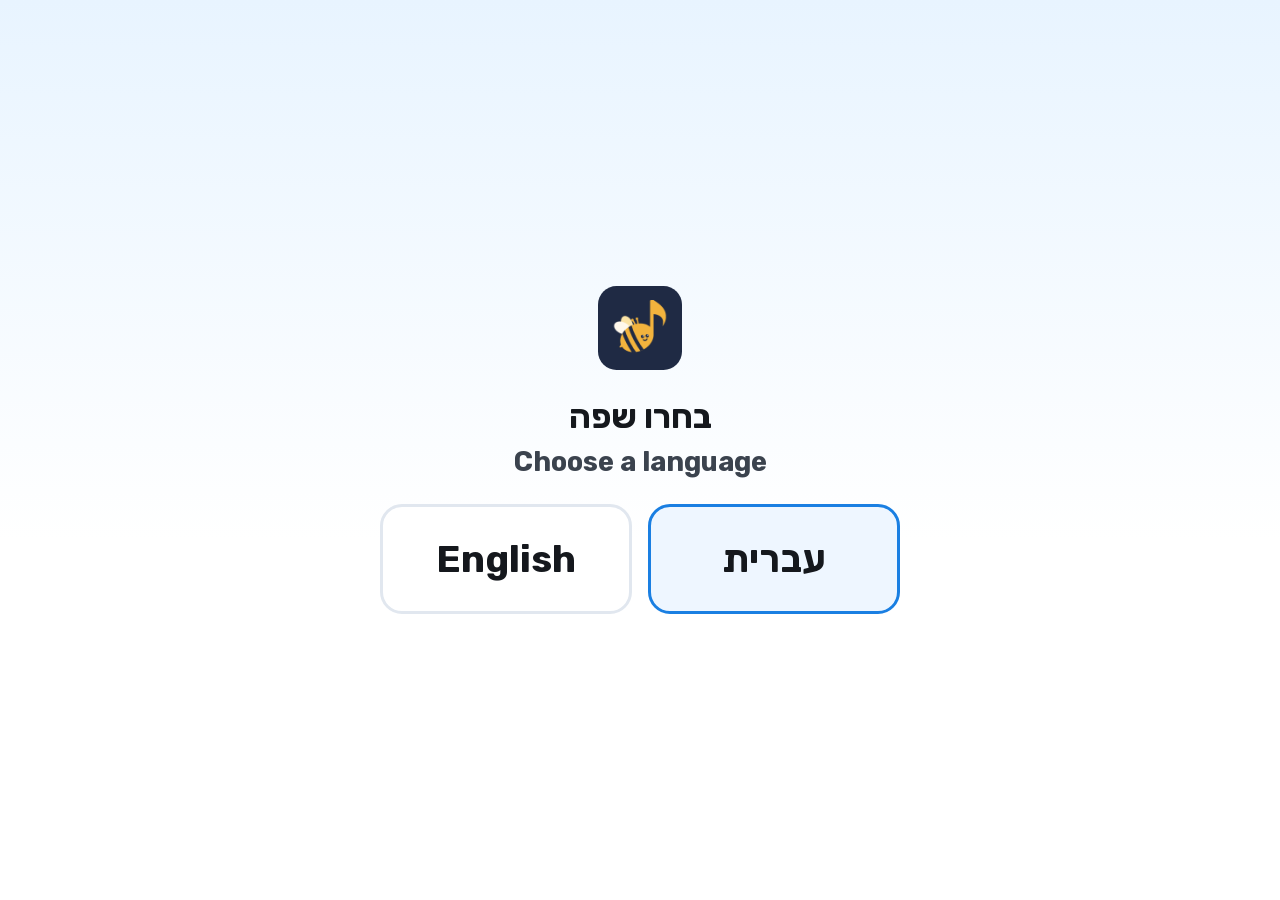
<file: sound-game.html>
<!doctype html>
<html lang="he" dir="rtl">
<head>
<meta charset="utf-8">
<meta name="viewport" content="width=device-width, initial-scale=1">
<title>Long Note · Tonebee</title>
<meta name="theme-color" content="#bfe4ff">
<meta name="apple-mobile-web-app-capable" content="yes">
<meta name="mobile-web-app-capable" content="yes">
<meta name="apple-mobile-web-app-title" content="Tonebee">
<link rel="manifest" href="manifest.json">
<link rel="icon" href="icons/favicon-32.png" sizes="32x32"><link rel="icon" href="icons/icon-192.png" sizes="192x192">
<link rel="apple-touch-icon" href="icons/apple-touch-icon.png">
<link rel="stylesheet" href="fonts/fonts.css">
<script>
  // Moving house: the old address (GitHub Pages) hands this device's settings to tonebee.app and sends the page there.
  (function () {
    var keep = /^(brass-|right-note-|ninja-|horn-ladder|breath$|buzz$|songs$|sound-game$)/;
    try {
      if (/github\.io$/.test(location.hostname) && navigator.onLine !== false) {   // offline, the old copy keeps working
        var d = {};
        for (var i = 0; i < localStorage.length; i++) { var k = localStorage.key(i); if (keep.test(k)) d[k] = localStorage.getItem(k); }
        var page = location.pathname.split("/").pop() || "index.html";
        location.replace("https://tonebee.app/" + page + location.search + "#move=" + encodeURIComponent(JSON.stringify(d)));
        return;
      }
      var m = location.hash.match(/^#move=(.*)$/);
      if (m) {
        var s = JSON.parse(decodeURIComponent(m[1]));
        // Only what this device doesn't have yet: an old home-screen icon opens with #move every time.
        for (var key in s) if (keep.test(key) && typeof s[key] === "string" && localStorage.getItem(key) === null) localStorage.setItem(key, s[key]);
        history.replaceState(null, "", location.pathname + location.search);
      }
      // A link straight to a game on a new device: language and instrument first (home), then back to the game.
      var here = location.pathname.split("/").pop();
      if (/^(balloon-breath|buzz-along|sound-game|right-note|horn-ladder|ninja|songs|note-names)\.html$/.test(here)
        && !localStorage.getItem("brass-inst") && !/[?&]test=/.test(location.search))
        location.replace("index.html?next=" + encodeURIComponent(here + location.search));
    } catch (_) {}
  })();
  // English pages lay out left to right from the first paint (the language block fills in the words).
  try { if (/[?&]lang=en/.test(location.search) || (!/[?&]lang=he/.test(location.search) && localStorage.getItem("brass-lang") === "en")) { document.documentElement.lang = "en"; document.documentElement.dir = "ltr"; } } catch (_) {}
</script>
<!-- instruments: edit in index.html only, then `node tests/sync-instruments.mjs` copies it to every page -->
<script>
/* ---------- Instruments: the one list every page reads ----------
   One entry per instrument, in the order of the setup screen. Notes are WRITTEN midi, what the child reads
   (60 = C4, 62 = D4, 64 = E4, 65 = F4, 67 = G4, 69 = A4, 71 = B4, 72 = C5); sounds play at CONCERT pitch
   (written = concert + toWritten).
   ready    false = on the setup screen as "coming soon"
   clef     "treble" | "bass"
   key      the written key of the songs ("C", "G", "Bb"…, see KEY_SIG): its key signature, and do (step 1 of every
            song) = the lowest note in `notes` with the key's name. Black keys are flats, except the key's own sharps.
   hz       [low, high] concert Hz the note games listen between: about 0.8 × the lowest note and 2 × the highest,
            so an overblown octave shows as a wrong note, not as the right one.
   notes    the notes the teacher can tick (Right Note's picker, shared with Note Ninja, Songs and the Ladder);
            keep them on or near the staff (treble: A3 to G5), where every game screen has room
   def      ticked on a new device
   open     notes with no valves (brass), marked "no fingers" in the picker
   samples  recordings in sounds/<id>/, named by CONCERT pitch with flats: cents off equal temperament (playback
            corrects it). A note more than 3 semitones from every recording plays a plain tone.
   games    the home tiles it shows; a link to any other game goes home
   Names are in index.html TEXT, pictures in icons/inst/<id>.png. Buzzing and the Ladder's open notes keep their
   brass-only numbers in their own pages. */
const INSTRUMENT_DATA = {
  trumpet: {
    ready: true, clef: "treble", toWritten: 2, key: "C", hz: [180, 1000],
    notes: [60, 62, 64, 65, 67, 69, 71, 72], def: [60, 62, 64, 65, 67], open: [60, 67, 72],
    samples: { Bb3: -10, C4: 16, D4: 13, Eb4: 3, F4: -3, G4: 11, A4: 7, Bb4: 8 },
    games: "ramzor breath buzz long right ladder ninja songs names clap"
  },
  trombone: {
    ready: true, clef: "bass", toWritten: 0, key: "Bb", hz: [80, 500],
    notes: [46, 48, 50, 51, 53, 55, 57, 58], def: [46, 48, 50, 51, 53], open: [46, 53, 58],
    samples: { Bb2: -5, C3: -7, D3: -16, Eb3: -24, F3: 2, G3: 1, A3: 1, Bb3: 10 },
    games: "ramzor breath buzz long right ladder ninja songs names clap"
  },
  horn: {
    ready: true, clef: "treble", toWritten: 7, key: "C", hz: [130, 800],
    notes: [60, 62, 64, 65, 67, 69, 71, 72, 76], def: [60, 62, 64, 65, 67], open: [60, 67, 72, 76],
    samples: { F2: -34, C3: 5, F3: 13, G3: 4, A3: -14, Bb3: 10, C4: -7, D4: 9, E4: 8, Eb4: 11, F4: 14, G4: 18, A4: 7, C5: 2 },
    games: "ramzor breath buzz long right ladder ninja songs names clap"
  },
  sax: {      // alto sax in E♭: written G = concert B♭, the band's first key
    ready: true, clef: "treble", toWritten: 9, key: "G", hz: [110, 900],
    notes: [62, 64, 65, 66, 67, 69, 71, 72, 74, 76, 77, 78, 79], def: [67, 69, 71, 72, 74], open: [],   // F♮ too: written C is the band's 2nd key
    samples: { F3: -11, G3: 0, A3: -2, Bb3: 1, C4: -3, D4: 0, Eb4: -9, F4: 14, G4: 19, A4: 10, Bb4: 15 },
    games: "ramzor breath long right ladder ninja songs names clap"
  },
  flute: {
    ready: true, clef: "treble", toWritten: 0, key: "Bb", hz: [200, 2400],
    notes: [65, 67, 69, 70, 72, 74, 75, 77, 79], def: [70, 72, 74, 75, 77], open: [],
    samples: { F4: 8, G4: 11, A4: 13, Bb4: 19, C5: 17, D5: 13, Eb5: 8, F5: 10, G5: 24, A5: 16, Bb5: 21 },
    games: "ramzor breath long right ladder ninja songs names clap"
  },
  clarinet: { // B♭ clarinet: written C = concert B♭
    ready: true, clef: "treble", toWritten: 2, key: "C", hz: [110, 1100],
    notes: [57, 59, 60, 62, 64, 65, 67, 69, 70, 71, 72], def: [60, 62, 64, 65, 67], open: [],   // low A B, throat B♭; B and C5 over the break
    samples: { Bb3: -5, C4: -3, D4: -10, Eb4: -4, F4: -2, G4: 0, A4: 1, Bb4: 1 },
    games: "ramzor breath long right ladder ninja songs names clap"
  },
  recorder: { // soprano recorder: sounds an octave above the written note; B A G first
    ready: true, clef: "treble", toWritten: -12, key: "G", hz: [400, 2400],
    notes: [62, 64, 65, 66, 67, 69, 71, 72, 74, 76], def: [67, 69, 71], open: [],   // F♮ and F♯; after B A G come C' and D'
    samples: { C5: 4, D5: 4, E5: 8, Gb5: -3, Ab5: 1, Bb5: 1, C6: 0, D6: 2, E6: 0 },
    games: "ramzor breath long right ladder ninja songs names clap"
  }
};
// Sharps (+) or flats (−) of each key.
const KEY_SIG = { C: 0, G: 1, D: 2, A: 3, F: -1, Bb: -2, Eb: -3 };
// Black keys this instrument reads as sharps (its key's own: F♯ in G); every other one is a flat.
const sharpsOf = id => [6, 1, 8, 3, 10].slice(0, Math.max(0, KEY_SIG[INSTRUMENT_DATA[id].key]));
// Do: the lowest note in `notes` with the key's name.
const doOf = id => { const I = INSTRUMENT_DATA[id], pc = ({ C: 0, D: 2, E: 4, F: 5, G: 7, A: 9, B: 11 }[I.key[0]] + (I.key[1] === "b" ? 11 : 0)) % 12; return I.notes.find(n => n % 12 === pc); };
// Every game's file and its id (the home tiles; the ids in `games`).
const GAME_OF = { "ramzor.html": "ramzor", "balloon-breath.html": "breath", "buzz-along.html": "buzz", "sound-game.html": "long",
  "right-note.html": "right", "horn-ladder.html": "ladder", "ninja.html": "ninja", "songs.html": "songs", "note-names.html": "names", "clap-along.html": "clap" };
const playsGame = (id, game) => !!INSTRUMENT_DATA[id] && INSTRUMENT_DATA[id].games.split(" ").includes(game);
// A link to a game this device's instrument doesn't play (from another class) goes home.
(function () {
  try {
    var game = GAME_OF[location.pathname.split("/").pop()], id = localStorage.getItem("brass-inst");
    if (game && INSTRUMENT_DATA[id] && !playsGame(id, game) && !/[?&]test=/.test(location.search)) location.replace("index.html");
  } catch (_) {}
})();
</script>
<!-- /instruments -->
<style>
  :root {
    --ink: #15181d;
    --muted: #56616f;
    --line: rgba(21, 24, 29, .14);
    --panel: rgba(255, 255, 255, .92);
    --go: #1b8f58;
    --accent: #1a7fe2;
    --display: "Rubik", "Lexend", "Arial Hebrew", "Segoe UI", system-ui, sans-serif;
    color-scheme: light;
    font-synthesis: none;
  }
  /* Each level flies further from home: day, deeper blue, dusk, night. The layers cross-fade. */
  .sky { position: fixed; inset: 0; opacity: 0; transition: opacity .8s; }
  #sky2 { background: linear-gradient(180deg, #7fb8ee 0%, #b9dbf8 55%, #e6f1fc 100%); }
  #sky3 { background: linear-gradient(180deg, #5b5aa8 0%, #9b87c9 55%, #f3c6a6 100%); }
  #sky4 { background: linear-gradient(180deg, #0c1638 0%, #1d2b5e 55%, #3b3f7a 100%); }
  /* Deep space, for the longest notes: a purple nebula, an aurora, then a magenta galaxy. */
  #sky5 { background: linear-gradient(180deg, #1c0b3a 0%, #3d1766 55%, #6a2b80 100%); }
  #sky6 { background: linear-gradient(180deg, #04202b 0%, #0b4a52 55%, #1d7a5e 100%); }
  #sky7 { background: linear-gradient(180deg, #23051f 0%, #57104a 55%, #8f2a5e 100%); }
  * { box-sizing: border-box; }
  html, body { height: 100%; }
  body { margin: 0; font-family: var(--display); color: var(--ink); background: linear-gradient(180deg, #bfe4ff 0%, #e8f4ff 55%, #fff4e3 100%) fixed; overflow: hidden; }
  button { font: inherit; color: inherit; }
  :focus-visible { outline: none; box-shadow: 0 0 0 3px #fff, 0 0 0 6px var(--accent); border-radius: 12px; }

  .app { position: relative; height: 100%; display: grid; grid-template-rows: auto 1fr auto; }

  .console { display: flex; flex-wrap: wrap; align-items: center; gap: 8px 16px; padding: 8px clamp(12px, 3vw, 28px); background: var(--panel); border-bottom: 1px solid var(--line); color: var(--muted); font-size: 14px; }
  .console a { color: var(--muted); text-decoration: none; }
  .spacer { margin-inline-start: auto; }
  .seg { display: inline-flex; background: #eef2f7; border-radius: 999px; padding: 3px; gap: 2px; }
  .seg-btn { border: 0; background: transparent; min-height: 44px; padding: 0 16px; border-radius: 999px; cursor: pointer; color: var(--muted); font-weight: 700; font-size: 18px; font-variant-numeric: tabular-nums; }
  .seg-btn[aria-pressed="true"] { background: #fff; color: var(--ink); box-shadow: 0 1px 3px rgba(21, 24, 29, .18); }
  .icon-btn { background: #fff; border: 1px solid var(--line); border-radius: 10px; min-height: 44px; min-width: 44px; padding: 0 12px; cursor: pointer; }
  .mic-dot { width: 12px; height: 12px; border-radius: 50%; background: #c3ccd8; display: inline-block; vertical-align: -1px; }
  .mic-dot.on { background: var(--go); }

  .stage { position: relative; min-height: 0; overflow: hidden; padding: 1vh clamp(8px, 2vw, 24px) 0; }
  .scene { width: 100%; height: 100%; display: block; direction: ltr; overflow: visible; }

  /* Start / error overlay */
  .overlay { position: absolute; inset: 0; display: grid; place-items: center; background: rgba(255, 255, 255, .82); text-align: center; padding: 4vh 6vw; }
  .overlay[hidden] { display: none; }
  .overlay p { margin: 0 0 2vh; font-size: clamp(18px, 3.2vh, 30px); font-weight: 500; max-width: 24ch; line-height: 1.5; }
  .big-btn { background: var(--accent); color: #fff; border: 0; border-radius: 999px; font-weight: 700; font-size: clamp(22px, 4vh, 40px); padding: .6em 1.6em; cursor: pointer; min-height: 56px; }
  .big-btn:hover { background: #0f63b8; }
  /* The cover: how to play (first visit, or "?"), then one button. */
  .cover { display: grid; justify-items: center; gap: 2.4vh; }
  .cover-btns { display: flex; align-items: center; gap: 14px; }
  .help-btn { width: 56px; height: 56px; border-radius: 50%; border: 2px solid var(--line); background: #fff; font-size: 26px; font-weight: 700; color: var(--muted); cursor: pointer; }
  .help-btn:hover { border-color: var(--accent); color: var(--accent); }
  .demo { width: min(560px, 76vw); height: auto; max-height: 52vh; border-radius: 22px; box-shadow: 0 12px 34px rgba(31, 42, 68, .16); }
  .demo[hidden] { display: none; }
  .demo { direction: ltr; }   /* laid out like the game itself, which never mirrors with the language */
  /* Still frame (reduced motion): mid-flight, sound on. The loop below is 5 s. */
  .d-rocket { transform: translateY(-120px); animation: dRocket 5s infinite; }
  .d-flame, .d-waves { animation: dPlay 5s infinite; }
  .d-chute { opacity: 0; animation: dChute 5s infinite; }
  .d-night, .d-stars { opacity: 0; animation: dNight 5s infinite; }
  .d-player { transform-origin: 82px 210px; animation: dBob 5s infinite; }
  .d-waves path { animation: dPulse .5s infinite alternate; }
  .d-w2 { animation-delay: .17s !important; } .d-w3 { animation-delay: .34s !important; }
  @keyframes dRocket { 0%, 8% { transform: translateY(0); animation-timing-function: ease-in-out; } 50%, 54% { transform: translateY(-168px); animation-timing-function: linear; } 92%, 100% { transform: translateY(0); } }
  @keyframes dPlay { 0%, 6% { opacity: 0; } 9%, 50% { opacity: 1; } 53%, 100% { opacity: 0; } }
  @keyframes dChute { 0%, 52% { opacity: 0; } 56%, 89% { opacity: 1; } 93%, 100% { opacity: 0; } }
  @keyframes dNight { 0%, 16% { opacity: 0; } 50%, 56% { opacity: .55; } 90%, 100% { opacity: 0; } }
  @keyframes dBob { 0%, 7% { transform: rotate(0); } 10%, 49% { transform: rotate(-5deg); } 53%, 100% { transform: rotate(0); } }
  @keyframes dPulse { from { opacity: .25; } to { opacity: 1; } }

  .diag { position: absolute; inset-inline-end: 10px; bottom: 10px;  background: rgba(13, 17, 23, .82); color: #d7e4f5; font-size: 13px; line-height: 1.6; padding: 8px 12px; border-radius: 10px; font-variant-numeric: tabular-nums; white-space: pre; }
  .diag[hidden] { display: none; }

  .transport { display: flex; flex-wrap: wrap; align-items: center; gap: 10px 16px; padding: 8px clamp(12px, 3vw, 28px) 12px; background: var(--panel); border-top: 1px solid var(--line); color: var(--muted); font-size: 14px; }
  .turns { display: inline-flex; gap: 8px; }
  .turn { width: 18px; height: 18px; border-radius: 50%; border: 3px solid var(--accent); opacity: .45; }
  .turn.on { background: var(--accent); opacity: 1; }
  .count { font-weight: 800; font-size: 20px; color: var(--ink); font-variant-numeric: tabular-nums; }
  kbd { font-size: 12px; border: 1px solid var(--line); border-bottom-width: 2px; border-radius: 5px; padding: 1px 6px; }

  @media (prefers-reduced-motion: reduce) { * { animation: none !important; } }
  /* Pause: everything freezes behind one big symbol. */
  .pause { position: absolute; inset: 0; display: grid; place-items: center; background: rgba(255, 255, 255, .78); cursor: pointer; z-index: 5; }
  .pause[hidden] { display: none; }
  .pause-box { text-align: center; }
  .pause-icon { font-size: clamp(80px, 22vh, 220px); line-height: 1; color: #1a7fe2; }
  .resume-btn { margin-top: 2vh; background: #1a7fe2; color: #fff; border: 0; border-radius: 999px; font: inherit; font-weight: 700; font-size: clamp(22px, 4vh, 40px); padding: .5em 1.4em; cursor: pointer; min-height: 56px; }
  /* Touch screens have no keyboard: no key hints. */
  @media (hover: none) and (pointer: coarse) { .keys { display: none; } }
  /* Shortcuts live in the pause box (Esc), not on the game screen. */
  .transport .keys { display: none; }
  .pause-keys { margin: 22px auto 0; max-width: 40em; font-size: 15px; color: #66707d; line-height: 2.1; }
  @media (hover: none) and (pointer: coarse) { .pause-keys { display: none; } }
  #overlayText:empty { display: none; }
  .mic-help { margin: 0 auto 2vh; max-width: 30ch; text-align: start; font-size: clamp(16px, 2.6vh, 24px); line-height: 1.45; }
  .mic-help[hidden], .mic-ask[hidden] { display: none; }
  .mic-help ol { margin: .3em 0; padding-inline-start: 1.3em; }
  .mic-help li { margin: .25em 0; }
  .overlay .mic-help p { margin: 0; max-width: none; font-size: 1em; line-height: 1.45; }
  .overlay .mic-help .mic-how { font-weight: 700; }
  .mic-help .mic-settings { display: block; margin: .5em 0 0; padding: .35em 1em; font: inherit; font-weight: 700; color: inherit;
    background: none; border: 2px solid currentColor; border-radius: 999px; cursor: pointer; }
  .mic-help .mic-settings[hidden] { display: none; }
  .overlay .mic-help .mic-parent { margin-top: .7em; font-size: .85em; opacity: .75; }
  .overlay p.mic-ask { margin: 1.5vh auto 0; font-size: clamp(14px, 2.2vh, 20px); opacity: .8; }
  /* Phone upright: the picture is drawn wide, so suggest turning the phone. */
  .turn { display: none; }
  @media (orientation: portrait) and (max-width: 600px) { .overlay .turn { display: block; margin: 22px 0 0; font-size: 16px; font-weight: 500; opacity: .75; } }
  /* Phones: one compact top bar; the way home is the app's icon. */
  .home-icon { display: none; }
  @media (max-width: 600px) {
    /* Upright phone: the way home and the icons on the first line, the choices (levels, modes) centred on a line of
       their own below, instead of wrapping wherever they happen to run out of room (two and three ragged rows). */
    .console:has(> .seg)::after { content: ""; order: 1; flex-basis: 100%; height: 0; }
    .console > .seg { order: 2; }
    .console > .seg:first-of-type { margin-inline-start: auto; }
    .console > .seg:last-of-type { margin-inline-end: auto; }
    .console { gap: 6px 8px; padding: 6px 10px; }
    .home { display: inline-flex; align-items: center; gap: 4px; min-height: 40px; font-size: 20px; }
    .home-word { display: none; }
    .home-icon { display: block; width: 30px; height: 30px; border-radius: 22%; }
    .icon-btn { min-width: 40px; min-height: 40px; padding: 0 8px; }
    .seg-btn { padding: 0 10px; }
  }
  @media (max-width: 400px) { #fullscreen { display: none; } }   /* the smallest phones: no room, and iPhones can't anyway */
  @media (max-width: 400px), (max-height: 500px) { .console { column-gap: 8px; padding-inline: 8px; } .seg-btn { font-size: 15px; padding: 0 8px; } }   /* English choices are wider */

  /* Upright phone: a wordless hint to turn sideways (a phone that tips over and back), no sentence. */
  .turn.turn-hint { width: 46px; max-width: none; height: 46px; margin-inline: auto; padding: 0; border: 0; border-radius: 0; background: center / contain no-repeat url("data:image/svg+xml,%3Csvg xmlns='http://www.w3.org/2000/svg' viewBox='0 0 48 48'%3E%3Crect x='15' y='6' width='18' height='36' rx='4' fill='none' stroke='%231f2a44' stroke-width='3'/%3E%3Ccircle cx='24' cy='37' r='1.8' fill='%231f2a44'/%3E%3C/svg%3E"); font-size: 0; color: transparent; opacity: .65; animation: tipPhone 2.6s ease-in-out infinite; }
  @keyframes tipPhone { 0%, 25% { transform: rotate(0); } 50%, 75% { transform: rotate(-90deg); } 100% { transform: rotate(0); } }
  @media (prefers-reduced-motion: reduce) { .turn.turn-hint { animation: none; transform: rotate(-90deg); } }

  /* Brand (2026-10-26): the main action buttons are honey with navy text and a pressable bottom edge, like the logo's bee;
     blue stays only where it means something in the game (the note you play, the hold ring). Selected options stay neutral. */
  .big-btn, .resume-btn, .cover-play, .play-btn:not(.stop), .empty button, .btn.primary {
    background: #f2b33d !important; color: #1f2a44 !important; box-shadow: 0 4px 0 #c98f22; }
  .big-btn:hover, .resume-btn:hover, .cover-play:hover, .play-btn:not(.stop):hover, .empty button:hover, .btn.primary:hover {
    background: #f6c055 !important; filter: none; }
  .big-btn:active, .resume-btn:active, .cover-play:active, .play-btn:not(.stop):active, .empty button:active, .btn.primary:active {
    transform: translateY(3px); box-shadow: 0 1px 0 #c98f22; }
  .pause-icon { color: #1f2a44; }
  .lvl[aria-pressed="true"] { background: #1f2a44 !important; border-color: #1f2a44 !important; color: #fff8ec !important; }
</style>
<script>
  // Analytics (PostHog): anonymous counts only: which pages open, from whose teacher link, "tell me when" taps, script errors.
  // No cookies, names, recordings, autocapture or heatmaps. Off on localhost (?ph=1 turns it on) and in ?test= mode;
  // offline it quietly does nothing. Teacher link: tonebee.app/?t=<name> remembers <name> on this device as `ref`.
  // ?me=1 once on the founder's own devices marks their visits internal (PostHog's test-account filter hides them).
  // tbTrack(event, props) is safe to call from any page, with or without analytics.
  window.tbTrack = function (event, props, opts) { try { if (window.posthog && posthog.capture) posthog.capture(event, props, opts); } catch (_) {} };
  (function () {
    try {
      var q = new URLSearchParams(location.search), ls = window.localStorage;
      if (q.get("t")) ls.setItem("brass-ref", q.get("t").slice(0, 40).toLowerCase());
      if (q.get("me") === "1") ls.setItem("brass-me", "1");
      if (q.has("test") || (/^(localhost|127\.0\.0\.1|\[::1\])$/.test(location.hostname) && q.get("ph") !== "1")) return;
      !function(t,e){var o,n,p,r;e.__SV||(window.posthog=e,e._i=[],e.init=function(i,s,a){function g(t,e){var o=e.split(".");2==o.length&&(t=t[o[0]],e=o[1]),t[e]=function(){t.push([e].concat(Array.prototype.slice.call(arguments,0)))}}(p=t.createElement("script")).type="text/javascript",p.crossOrigin="anonymous",p.async=!0,p.src=s.api_host.replace(".i.posthog.com","-assets.i.posthog.com")+"/static/array.js",(r=t.getElementsByTagName("script")[0]).parentNode.insertBefore(p,r);var u=e;for(void 0!==a?u=e[a]=[]:a="posthog",u.people=u.people||[],Object.defineProperty(u,"toString",{configurable:!0,enumerable:!0,writable:!0,value:function(t){var e="posthog";return"posthog"!==a&&(e+="."+a),t||(e+=" (stub)"),e}}),Object.defineProperty(u.people,"toString",{configurable:!0,enumerable:!0,writable:!0,value:function(){return u.toString(1)+".people (stub)"}}),o="init capture register register_once register_for_session unregister unregister_for_session getFeatureFlag getFeatureFlagResult isFeatureEnabled reloadFeatureFlags updateEarlyAccessFeatureEnrollment getEarlyAccessFeatures on onFeatureFlags onSessionId getSurveys getActiveMatchingSurveys renderSurvey canRenderSurvey getNextSurveyStep identify setPersonProperties group resetGroups setPersonPropertiesForFlags resetPersonPropertiesForFlags setGroupPropertiesForFlags resetGroupPropertiesForFlags reset get_distinct_id getGroups get_session_id get_session_replay_url alias set_config startSessionRecording stopSessionRecording sessionRecordingStarted captureException loadToolbar get_property getSessionProperty createPersonProfile opt_in_capturing opt_out_capturing has_opted_in_capturing has_opted_out_capturing clear_opt_in_out_capturing debug".split(" "),n=0;n<o.length;n++)g(u,o[n]);e._i.push([i,s,a])},e.__SV=1)}(document,window.posthog||[]);
      posthog.init("phc_qT52WGA8rWLi0ZPFQHfUqE2KaO0gYCXDEml6THivdXr", {
        api_host: "https://us.i.posthog.com", defaults: "2026-08-30",
        persistence: "localStorage", person_profiles: "identified_only", advanced_disable_flags: true,
        autocapture: false, capture_pageview: false, capture_pageleave: false, capture_dead_clicks: false, rageclick: false,
        capture_heatmaps: false, capture_performance: false, disable_session_recording: true, disable_surveys: true,
        mask_all_text: true, capture_exceptions: true
      });
      var page = location.pathname.split("/").pop() || "index.html";
      posthog.register({
        app: "tonebee", page: page.replace(/\.html$/, ""), ref: ls.getItem("brass-ref") || "none",
        inst: ls.getItem("brass-inst") || "none", lang: ls.getItem("brass-lang") || "none",
        installed: !!(matchMedia("(display-mode: standalone)").matches || navigator.standalone)
      });
      if (ls.getItem("brass-me")) posthog.register({ is_internal: true });
      posthog.capture("$pageview");
    } catch (_) {}
  })();
</script>
</head>
<body>
<div class="sky" id="sky2"></div><div class="sky" id="sky3"></div><div class="sky" id="sky4"></div><div class="sky" id="sky5"></div><div class="sky" id="sky6"></div><div class="sky" id="sky7"></div>
<div class="app">
  <header class="console">
    <a class="home" href="index.html" aria-label="Tonebee" data-t-aria="brand">‹<img class="home-icon" src="icons/icon-192.png" alt=""><span class="home-word"> <span data-t="brand">Tonebee</span></span></a>
    <div class="seg" role="group" data-t-aria="level">
      <button id="lv1" class="seg-btn" aria-pressed="true" data-t-title="lv1">☀️ 4</button>
      <button id="lv2" class="seg-btn" aria-pressed="false" data-t-title="lv2">🛰️ 8</button>
      <button id="lv3" class="seg-btn" aria-pressed="false" data-t-title="lv3">🌙 12</button>
      <button id="lv4" class="seg-btn" aria-pressed="false" data-t-title="lv4">🪐 16</button>
      <button id="lv5" class="seg-btn" aria-pressed="false" data-t-title="lv5">∞</button>
    </div>
    <span class="spacer"></span>
    <span><span class="mic-dot" id="micDot"></span> <span id="micText" data-t="mic"></span></span>
    <button id="pauseBtn" class="icon-btn" data-t-title="pause">⏸</button>
    <button id="fullscreen" class="icon-btn" data-t-title="fullscreen">⛶</button>
  </header>

  <main class="stage" id="stage">
    <svg class="scene" id="scene" viewBox="0 0 1000 620" preserveAspectRatio="xMidYMid meet" role="img" data-t-aria="scene"></svg>
    <div class="overlay" id="overlay">
      <div class="cover">
        <!-- How to play, without words: the instrument plays, the rocket flies; the sound stops, the parachute brings it home. -->
        <svg class="demo" id="demo" viewBox="0 0 480 300" aria-hidden="true" hidden>
          <defs>
            <linearGradient id="dSky" x1="0" y1="0" x2="0" y2="1"><stop offset="0" stop-color="#8ccaff"/><stop offset="1" stop-color="#e8f4ff"/></linearGradient>
            <clipPath id="dClip"><rect width="480" height="300" rx="22"/></clipPath>
          </defs>
          <g clip-path="url(#dClip)">
            <rect width="480" height="300" fill="url(#dSky)"/>
            <rect class="d-night" width="480" height="300" fill="#1f2a5a"/>
            <g class="d-stars" fill="#fff"><circle cx="60" cy="40" r="2"/><circle cx="190" cy="26" r="1.6"/><circle cx="420" cy="50" r="2.2"/><circle cx="300" cy="18" r="1.4"/><circle cx="110" cy="90" r="1.5"/></g>
            <g fill="#fff" opacity=".9"><ellipse cx="400" cy="120" rx="34" ry="12"/><ellipse cx="380" cy="112" rx="20" ry="12"/><ellipse cx="90" cy="150" rx="26" ry="9"/></g>
            <rect y="252" width="480" height="48" fill="#8fd16a"/>
            <rect y="252" width="480" height="8" fill="#7cc35a"/>
            <g transform="translate(440 252) scale(.42)"><rect x="-7" y="-40" width="14" height="40" fill="#8a5a2b"/><circle cy="-64" r="34" fill="#3f9e4d"/><circle cx="-20" cy="-48" r="22" fill="#4fb35c"/></g>
            <g class="d-player">
              <image id="demoInst" href="icons/inst/trumpet.png" x="34" y="160" width="96" height="96"/>
              <g class="d-waves" fill="none" stroke="#1f2a44" stroke-width="5" stroke-linecap="round">
                <path class="d-w1" d="M 142 196 q 10 12 0 24"/><path class="d-w2" d="M 156 188 q 16 20 0 40"/><path class="d-w3" d="M 170 180 q 22 28 0 56"/>
              </g>
            </g>
            <g class="d-rocket"><g transform="translate(300 252) scale(.36)">
              <g class="d-chute"><image href="icons/sprites/chute.webp" x="-100" y="-372" width="200" height="196"/></g>
              <g class="d-flame"><path d="M -21 -8 Q -28 34 0 86 Q 28 34 21 -8 Z" fill="#ff9f1c"/><path d="M -11 -8 Q -14 22 0 52 Q 14 22 11 -8 Z" fill="#fff1a8"/></g>
              <image href="icons/sprites/rocket.webp" x="-63" y="-178" width="126" height="180"/>
            </g></g>
          </g>
        </svg>
        <p id="overlayText" data-t="startPrompt"></p>
        <div class="mic-help" id="micHelp" hidden><p class="mic-how" data-t="micHow"></p><ol id="micSteps"></ol><button class="mic-settings" id="micSettings" data-t="openSettings" hidden></button><p class="mic-parent" data-t="helpParent"></p></div>
        <div class="cover-btns">
          <button class="big-btn" id="startBtn" data-t="start"></button>
          <button class="help-btn" id="helpBtn" data-t-title="howTo" data-t-aria="howTo">?</button>
        </div>
        <p class="mic-ask" id="micAsk" data-t="micAsk" hidden></p>
        <p class="turn turn-hint" role="img" data-t-aria="turn"></p>
      </div>
    </div>
    <div class="pause" id="pauseBox" hidden><div class="pause-box"><div class="pause-icon">⏸</div><button class="resume-btn" id="resumeBtn" data-t="resume"></button><p class="pause-keys" data-t-html="keys"></p></div></div>
    <div class="diag" id="diag" hidden></div>
  </main>

  <footer class="transport">
    <span class="turns" id="turns" data-t-aria="turns"></span>
    <span class="count" id="counter">0</span>
    <span class="spacer"></span>
    <span class="keys" data-t-html="keys"></span>
  </footer>
</div>
<script>
"use strict";

/* ---------- Language ----------
   Hebrew or English, chosen on the home screen (`brass-lang`; ?lang=en|he for a link). Never mixed: every
   word on screen comes from TEXT (elements carry data-t / data-t-html / data-t-title / data-t-aria), and
   English names notes by letter (C D E, B♭). COMMON holds what every page says (microphone, pause, buttons). */
const LANG = (() => {
  try {
    const q = new URLSearchParams(location.search).get("lang");
    if (q === "en" || q === "he") return q;
    return localStorage.getItem("brass-lang") === "en" ? "en" : "he";
  } catch (_) { return "he"; }
})();
const COMMON = {
  he: {
    listening: "מקשיבים", noMicSound: "אין קול מהמיקרופון", muted: "מושתק", tapScreen: "לגעת במסך", noMic: "ללא מיקרופון",
    mic: "מיקרופון", test: "בדיקה", start: "▶ מנגנים", tryAgain: "מנסים שוב", startPrompt: "",
    keepListening: "עצרנו לרגע", onlyOnline: "המיקרופון עובד רק באתר tonebee.app",
    micNotFound: "לא נמצא מיקרופון", micBusy: "המיקרופון תפוס באפליקציה אחרת",
    micFailed: "לא הצלחנו לפתוח את המיקרופון", micGone: "המיקרופון נותק",
    micBlocked: "המיקרופון חסום", micAsk: "מאשרים מיקרופון ומתחילים", micHow: "איך פותחים:",
    helpAndroid: ["לוחצים על הסמל שליד הכתובת", "הרשאות ← מיקרופון ← מפעילים"],
    helpAndroidApp: ["פותחים את tonebee.app ב־Chrome", "לוחצים על הסמל שליד הכתובת", "הרשאות ← מיקרופון ← מפעילים", "חוזרים לטונבי"],
    helpAndroidSystem: ["הגדרות הטלפון ← אפליקציות ← Chrome", "הרשאות ← מיקרופון ← מאפשרים"],
    helpQuick: ["מושכים את המסך מלמעלה למטה", "גישה למיקרופון ← מפעילים"],
    helpInApp: ["⋯ למעלה ← פתיחה בדפדפן", "בדפדפן לוחצים שוב ▶"],
    helpSamsung: ["☰ ← הגדרות ← אתרים והורדות", "הרשאות אתרים ← מיקרופון ← tonebee.app ← מאפשרים"],
    helpIos: ["הגדרות ← יישומים ← Safari", "מיקרופון ← אפשר", "סוגרים את Safari ופותחים מחדש"],
    helpIosApp: ["הגדרות ← יישומים ← Safari", "מיקרופון ← אפשר", "סוגרים את טונבי ופותחים מחדש"],
    helpDesktop: ["לוחצים על הסמל שליד הכתובת", "מיקרופון ← מאפשרים"],
    helpNativeIos: ["לוחצים על ״פתיחת הגדרות״", "מיקרופון ← מפעילים", "חוזרים לטונבי"],
    helpNativeAndroid: ["לוחצים על ״פתיחת הגדרות״", "הרשאות ← מיקרופון ← מאפשרים", "חוזרים לטונבי"],
    openSettings: "פתיחת הגדרות",
    helpParent: "לא נפתח? מבקשים מהורה לאשר (Family Link / זמן מסך)",
    pause: "השהיה (Esc)", resume: "▶ ממשיכים", stop: "■ עצירה", fullscreen: "מסך מלא (F)", home: "‹ טונבי", brand: "טונבי",
    trumpet: "חצוצרה", trombone: "טרומבון", horn: "קרן", instrument: "כלי",
    diagTitle: "בדיקת מיקרופון (D)", diagAudio: "אודיו", diagMic: "מיקרופון", diagLevel: "רמה", diagVolume: "עוצמה",
    diagPitch: "צליל", diagCents: "דיוק", diagFloor: "רצפה", moving: "זז", still: "עומד", sound: "צליל", quiet: "שקט", turn: "מסובבים את הטלפון לרוחב"
  },
  en: {
    listening: "Listening", noMicSound: "No sound from the mic", muted: "Muted", tapScreen: "Tap the screen", noMic: "No microphone",
    mic: "Microphone", test: "Test", start: "▶ Play", tryAgain: "Try again", startPrompt: "",
    keepListening: "Paused", onlyOnline: "The microphone only works on tonebee.app",
    micNotFound: "No microphone found", micBusy: "Another app is using the microphone",
    micFailed: "Couldn't open the microphone", micGone: "The microphone was disconnected",
    micBlocked: "Microphone is blocked", micAsk: "Tap Allow so we can hear you", micHow: "How to fix:",
    helpAndroid: ["Tap the icon next to the address", "Permissions → Microphone → On"],
    helpAndroidApp: ["Open tonebee.app in Chrome", "Tap the icon next to the address", "Permissions → Microphone → On", "Come back to Tonebee"],
    helpAndroidSystem: ["Phone Settings → Apps → Chrome", "Permissions → Microphone → Allow"],
    helpQuick: ["Swipe down from top of screen", "Microphone access → Turn on"],
    helpInApp: ["Tap ⋯ → Open in browser", "Tap ▶ again"],
    helpSamsung: ["☰ → Settings → Sites and downloads", "Site permissions → Microphone → tonebee.app → Allow"],
    helpIos: ["Settings → Apps → Safari", "Microphone → Allow", "Close Safari and reopen"],
    helpIosApp: ["Settings → Apps → Safari", "Microphone → Allow", "Close Tonebee and reopen"],
    helpDesktop: ["Click the icon next to the address", "Microphone → Allow"],
    helpNativeIos: ["Tap “Open Settings”", "Microphone → Turn on", "Come back to Tonebee"],
    helpNativeAndroid: ["Tap “Open Settings”", "Permissions → Microphone → Allow", "Come back to Tonebee"],
    openSettings: "Open Settings",
    helpParent: "Still blocked? Ask a parent to allow it (Family Link / Screen Time)",
    pause: "Pause (Esc)", resume: "▶ Continue", stop: "■ Stop", fullscreen: "Full screen (F)", home: "‹ Tonebee", brand: "Tonebee",
    trumpet: "Trumpet", trombone: "Trombone", horn: "Horn", instrument: "Instrument",
    diagTitle: "Microphone check (D)", diagAudio: "Audio", diagMic: "Mic", diagLevel: "Level", diagVolume: "Volume",
    diagPitch: "Pitch", diagCents: "Cents", diagFloor: "Floor", moving: "running", still: "stopped", sound: "sound", quiet: "quiet", turn: "Turn your phone sideways"
  }
};
const T = (key, ...args) => {
  const v = (TEXT[LANG] && TEXT[LANG][key]) ?? COMMON[LANG][key] ?? (TEXT.he && TEXT.he[key]) ?? COMMON.he[key] ?? key;
  return typeof v === "function" ? v(...args) : v;
};
function applyText() {
  const root = document.documentElement;
  root.lang = LANG;
  root.dir = LANG === "he" ? "rtl" : "ltr";
  document.querySelectorAll("[data-t]").forEach(n => { n.textContent = T(n.dataset.t); });
  document.querySelectorAll("[data-t-html]").forEach(n => { n.innerHTML = T(n.dataset.tHtml); });
  document.querySelectorAll("[data-t-title]").forEach(n => { n.title = T(n.dataset.tTitle); });
  document.querySelectorAll("[data-t-aria]").forEach(n => { n.setAttribute("aria-label", T(n.dataset.tAria)); });
  if (TEXT[LANG] && TEXT[LANG].pageTitle) document.title = T("pageTitle");
}
const TEXT = {
  he: {
    howTo: "איך משחקים", pageTitle: "צליל ארוך · טונבי", level: "שלב", scene: "חללית שטסה עם צליל ארוך", turns: "תורות",
    lv1: "4 שניות · מעל העננים", lv2: "8 שניות · לוויין", lv3: "12 שניות · ירח", lv4: "16 שניות · שבתאי", lv5: "כמה שאפשר",
    keys: "<kbd>Space</kbd> תור הבא · <kbd>Esc</kbd> השהיה · <kbd>1</kbd>–<kbd>5</kbd> שלב · <kbd>R</kbd> כיול · <kbd>D</kbd> בדיקת מיקרופון"
  },
  en: {
    pageTitle: "Long Note · Tonebee", howTo: "How to play", level: "Level", scene: "A rocket flying on one long note", turns: "Turns",
    lv1: "4 seconds · above the clouds", lv2: "8 seconds · the satellite", lv3: "12 seconds · the Moon", lv4: "16 seconds · Saturn", lv5: "As long as you can",
    keys: "<kbd>Space</kbd> next turn · <kbd>Esc</kbd> pause · <kbd>1</kbd>–<kbd>5</kbd> level · <kbd>R</kbd> recalibrate · <kbd>D</kbd> mic check"
  }
};
applyText();

/* ---------- iPad audio ----------
   Older iPads (Safari before 14.1) have no float sample reader: build it from the byte one.
   A suspended or interrupted iPad audio engine (lock screen, a call) wakes on any tap.
   Tapping the microphone status opens the microphone check (no keyboard needed). */
if (window.AnalyserNode && !AnalyserNode.prototype.getFloatTimeDomainData) {
  AnalyserNode.prototype.getFloatTimeDomainData = function (out) {
    const bytes = new Uint8Array(out.length);
    this.getByteTimeDomainData(bytes);
    for (let i = 0; i < out.length; i++) out[i] = (bytes[i] - 128) / 128;
  };
}
["touchend", "click"].forEach(type => document.addEventListener(type, () => {
  if (ctx && ctx.state !== "running" && ctx.state !== "closed") ctx.resume();
}, true));
document.getElementById("micText").parentElement.addEventListener("click", () => {
  const d = document.getElementById("diag");
  d.hidden = !d.hidden;
});
// iPad/iPhone: the raw microphone is too quiet for a horn at a normal distance (measured in class), so use
// the device's own voice processing and automatic volume. Elsewhere raw is louder than enough and purer.
// ?voice=1 / ?voice=0 forces either way. (iPadOS Safari calls itself a Mac; the touch points give it away.)
const IS_IOS = /iPad|iPhone|iPod/.test(navigator.userAgent) || (/Macintosh/.test(navigator.userAgent) && navigator.maxTouchPoints > 1);
const VOICE_PARAM = new URLSearchParams(location.search).get("voice");
const MIC_OPTIONS = (VOICE_PARAM === null ? IS_IOS : VOICE_PARAM !== "0") ? true
  : { echoCancellation: false, noiseSuppression: false, autoGainControl: false };
// The check panel's first lines: is the engine moving, what the iPad says about the mic, the raw level in dB.
let lastEngineTime = -1, engineMovedAt = 0;
const audioLine = () => {
  if (!ctx) return T("diagAudio") + "   —\n";
  if (ctx.currentTime !== lastEngineTime) { lastEngineTime = ctx.currentTime; engineMovedAt = performance.now(); }
  const moving = performance.now() - engineMovedAt < 500;     // the clock advances in bursts, not every frame
  const tr = micStream && micStream.getAudioTracks()[0];
  const st = tr && tr.getSettings ? tr.getSettings() : {};
  const db = state.rms > 0 ? (20 * Math.log10(state.rms)).toFixed(0) + " dB" : "0";
  return `${T("diagAudio")}   ${ctx.state} · ${ctx.sampleRate} · ${moving ? T("moving") : T("still")}\n` +
    `${T("diagMic")} ${tr ? tr.readyState + (tr.muted ? " muted" : "") + (tr.enabled ? "" : " off") : "—"} · ${st.sampleRate || "?"} · ${MIC_OPTIONS === true ? "voice" : "raw"} ec:${st.echoCancellation} agc:${st.autoGainControl}\n` +
    `${T("diagLevel")}    ${db}\n`;
};


/* ---------- Long note ----------
   One long note flies a rocket up from the ground into space. The sky slowly turns from day to night and
   it passes landmarks on the way: birds, a plane, clouds, a satellite, an astronaut, the Moon, Saturn...
   Each level is how far the flight goes (4, 8, 12 or 16 seconds; the last level is as far as you can).
   No pitch: any steady tone counts, so this works for every instrument. Each second lights a star.
   When the note stops, even for a breath, the rocket waits a moment and floats back on a parachute: nothing falls,
   breaks or turns red. Arriving celebrates once and waits there until the room is quiet. */

const $ = id => document.getElementById(id);
const SVGNS = "http://www.w3.org/2000/svg";

// Places with a face, passed every 4 seconds; a level ends at one of them.
const CHECKS = [{ t: 4, kind: "sun" }, { t: 8, kind: "satellite" }, { t: 12, kind: "moon" }, { t: 16, kind: "saturn" },
  { t: 20, kind: "mars" }, { t: 24, kind: "star" }];
// Further out every place is new, and past a minute they keep coming in new colours.
const DEEP = ["jupiter", "neptune", "galaxy", "rainbow", "blackhole", "ringed", "twins", "nebula", "crown"];
for (let t = 28, i = 0; t <= 240; t += 4, i++) CHECKS.push({ t, kind: DEEP[i % DEEP.length], variant: Math.floor(i / DEEP.length) });
const LEVELS = [4, 8, 12, 16, Infinity];   // seconds to the level's end; the last level never ends
// Things on the way, by the second they are passed at, and which side of the rocket.
const SIGHTS = [
  [1, "bird", 270], [1.7, "bird", 760], [2.6, "plane", 250], [3.5, "cloud", 160], [3.9, "cloud", 860],
  [4.4, "cloud", 330], [4.7, "cloud", 650], [6, "plane-far", 230], [6.8, "cloud-high", 800], [9.6, "astronaut", 240],
  [10.8, "meteor", 760], [14, "asteroid", 250], [18, "comet", 250], [22, "ufo", 250]
];
const FAR_SIGHTS = ["station", "whale", "friend", "shower", "astronaut", "ufo", "comet", "asteroid"];
for (let t = 26, i = 0; t <= 240; t += 4, i++) SIGHTS.push([t, FAR_SIGHTS[i % FAR_SIGHTS.length], 250]);

const RX = 500, PAD_Y = 505, NOSE = 136;    // the rocket's x, its base at home, base to nose (scaled)
const SPEED = 90, CRUISE_Y = 380;           // px per second of note; where the rocket stays once flying
const LAMP_X = 70, LAMP_TOP = 130, LAMP_BOTTOM = 480;   // one star per second, bottom to top
const F_LO = 80, F_HI = 1000;   // any wind or brass beginner's note, in concert Hz
const GATE_DB = 12;             // a note starts this many decibels above the room's noise floor...
const HOLD_DB = 6;              // ...and keeps going down to here (iPad voice mode fades a long note)
const ONSET_MS = 250;           // a steady tone this long counts as a sound: talk, claps and breath do not
const ONSET_SPREAD = 150;       // cents the pitch may wander during that onset
const GAP_MS = 300;             // a dropout shorter than this is still the same note
const PAUSE_S = 0.3;            // after the note stops, wait this long before floating back
const WON_MIN_S = 3;            // the celebration lasts at least this long, then waits for silence
const ANALYSE_MS = 50;

const state = {
  level: 1, turns: 6, turn: 0, counter: 0,
  a: 0, phase: "idle", phaseT: 0, quietT: 0,      // seconds flown; idle / play / rest / won / home
  flightBest: 0, turnBest: 0,                     // the furthest place passed, this flight and this turn
  bestSeconds: 0,                                 // endless: this turn's longest note
  listening: false, rms: 0, smoothRms: 0, freq: 0, clarity: 0,
  noiseFloor: 0.002, soundOn: false, lastHeard: 0, onsetSince: 0, onsetPitches: [],
  muteUntil: 0, lastAnalyse: 0
};

/* ---------- Audio ---------- */

let ctx = null, analyser = null, micStream = null, raw = null, deci = null;

function ensureCtx() {
  if (!ctx) {
    ctx = new (window.AudioContext || window.webkitAudioContext)();
    ctx.onstatechange = () => { if (state.listening && micStream) $("micText").textContent = ctx.state === "running" ? T("listening") : T("tapScreen"); };
  }
  if (ctx.state === "suspended") ctx.resume();
  return ctx;
}

let starting = false;
async function startMic() {
  if (fresh) return location.reload();          // after a lost mic every way back in (button, a tap, ▶) is a fresh page
  if (starting || micStream) return;            // a double tap, or Space behind the browser's question: still one mic
  keepAwake(true);
  ensureCtx();                                  // created inside the click, before any await
  if (new URLSearchParams(location.search).get("test")) return startTestTone();
  if (!navigator.mediaDevices || !navigator.mediaDevices.getUserMedia) {
    return fail(T("onlyOnline"));
  }
  starting = true;
  try {
    // iPad/iPhone: a page that plays sound (traffic light, Note Names, Clap-Along) sets the audio session to "playback",
    // and WebKit keeps that for the whole app: every microphone request then fails (InvalidStateError) until the app is
    // closed. Back to "auto" first; reading the type is no use, a new page says "auto" while the app is still on playback.
    if (navigator.audioSession) navigator.audioSession.type = "auto";
    micStream = await navigator.mediaDevices.getUserMedia({ audio: MIC_OPTIONS });
  } catch (err) {
    return micError(err);
  } finally { starting = false; }
  // iPad switches the hardware to the microphone's rate; an audio engine made before that can stay deaf.
  const track = micStream.getAudioTracks()[0];
  const micRate = track && track.getSettings ? track.getSettings().sampleRate : 0;
  if (micRate && ctx.sampleRate !== micRate) { ctx.close(); ctx = null; ensureCtx(); }
  ctx.resume();
  micSrc = ctx.createMediaStreamSource(micStream);
  analyser = ctx.createAnalyser();
  analyser.fftSize = 8192;
  analyser.smoothingTimeConstant = 0;
  micSrc.connect(analyser);
  // iPad (WebKit) feeds an analyser only if it leads to the speakers: a silent gain does that, with no sound.
  const pull = ctx.createGain();
  pull.gain.value = 0;
  analyser.connect(pull);
  pull.connect(ctx.destination);
  raw = new Float32Array(analyser.fftSize);
  state.listening = true;
  tbTrack("game_start");
  state.noiseFloor = 0.002;
  $("overlay").hidden = true;
  $("micDot").classList.add("on");
  $("micText").textContent = T("listening");
  watchTracks();
}

// Test hook: a tone straight into the analyser, so the game can be checked without a microphone.
// ?test=1 starts silent. Console: testSound(0.25) plays, testSound(0.02) quietly, testSound(0) stops;
// testNoise(0.1) adds hiss (must not count as a note).
function startTestTone() {
  analyser = ctx.createAnalyser();
  analyser.fftSize = 8192;
  analyser.smoothingTimeConstant = 0;
  const o = ctx.createOscillator(), g = ctx.createGain();
  o.frequency.value = 349.23;
  g.gain.value = 0;
  o.connect(g); g.connect(analyser); o.start();
  const hiss = ctx.createBuffer(1, ctx.sampleRate * 2, ctx.sampleRate), hd = hiss.getChannelData(0);
  for (let i = 0; i < hd.length; i++) hd[i] = Math.random() * 2 - 1;
  const ns = ctx.createBufferSource(), ng = ctx.createGain();
  ns.buffer = hiss; ns.loop = true; ng.gain.value = 0;
  ns.connect(ng); ng.connect(analyser); ns.start();
  window.testSound = v => g.gain.setTargetAtTime(v, ctx.currentTime, 0.01);
  window.testNoise = v => ng.gain.setTargetAtTime(v, ctx.currentTime, 0.01);
  raw = new Float32Array(analyser.fftSize);
  state.listening = true;
  state.noiseFloor = 0.00001;
  $("overlay").hidden = true;
  $("micDot").classList.add("on");
  $("micText").textContent = T("test");
}

function fail(message) {
  keepAwake(false);
  state.listening = false;
  $("overlay").hidden = false;
  $("overlayText").textContent = message;
  $("micAsk").hidden = true;
  $("startBtn").textContent = T("tryAgain");
  $("micDot").classList.remove("on");
  $("micText").textContent = T("noMic");
}

// The microphone said no. Chrome and Safari never ask twice: once a child taps Block (or a parent's controls, or the phone's
// own setting for the browser, refuse), every try fails at once with no question on screen. Say where to switch it on, for
// this phone, and make "try again" a fresh page. iOS InvalidStateError: the audio session is stuck for the whole app (see
// startMic), and only closing the app clears it: say so.
async function micError(err) {
  const name = (err && err.name) || "unknown", text = String(err && err.message);
  let why = /system/i.test(text) ? "system" : /dismiss/i.test(text) ? "dismissed" : "", perm = "";
  try { perm = (await navigator.permissions.query({ name: "microphone" })).state; } catch (_) {}
  if (name === "NotAllowedError" && perm === "granted") why = "system";   // the site may, but the phone won't let the browser
  tbTrack("mic_error", { reason: name, why, perm });
  fresh = true;
  fail(name === "NotAllowedError" ? T("micBlocked") : name === "NotFoundError" ? T("micNotFound")
    : name === "NotReadableError" ? T("micBusy") : T("micFailed"));
  if (name === "NotAllowedError") showMicHelp(why);
  else if (name === "InvalidStateError" && IS_IOS) showMicHelp("restart");
}
// The Tonebee app from the App Store / Google Play (Capacitor): the phone itself asks for the mic, and a refusal is undone in
// the phone's settings for Tonebee, which the app can open (store/ in the project).
const NATIVE = !!(window.Capacitor && window.Capacitor.isNativePlatform && window.Capacitor.isNativePlatform());
// Another app's built-in browser (Instagram, Facebook, TikTok…): its web view refuses the microphone without asking.
// The Tonebee app is a web view too ("; wv)" on Android), but not one of those.
const IN_APP = !NATIVE && (/FBAN|FBAV|FB_IAB|Instagram|musical_ly|Bytedance|Snapchat|LinkedInApp|Barcelona|\bLine\/|; wv\)/.test(navigator.userAgent)
  || !!(window.TelegramWebview || window.TelegramWebviewProxy));
function showMicHelp(why) {
  const ua = navigator.userAgent, app = matchMedia("(display-mode: standalone)").matches || navigator.standalone;
  const steps = NATIVE ? (why === "silent" ? "helpQuick" : IS_IOS ? "helpNativeIos" : "helpNativeAndroid")
    : IN_APP ? "helpInApp" : IS_IOS ? (app ? "helpIosApp" : "helpIos") : why === "silent" ? "helpQuick"
    : /SamsungBrowser/.test(ua) ? "helpSamsung" : !/Android/.test(ua) ? "helpDesktop"
    : why === "system" ? "helpAndroidSystem" : app ? "helpAndroidApp" : "helpAndroid";
  const list = why === "restart" ? T(NATIVE || app ? "helpIosApp" : "helpIos").slice(-1) : T(steps);   // just "close it and reopen"
  $("micSteps").replaceChildren(...list.map(s => { const li = document.createElement("li"); li.textContent = s; return li; }));
  $("micHelp").hidden = false;
  $("micSettings").hidden = !NATIVE || why === "silent" || why === "restart";
  $("micAsk").hidden = true;
  const demo = $("demo");
  if (demo) demo.toggleAttribute("hidden", true);
}
// First time on this phone the browser is about to ask: kids tap whatever is nearest, so say which.
if (NATIVE) window.Capacitor.nativePromise("Tonebee", "micPermission").then(p => { $("micAsk").hidden = p.state !== "prompt"; }, () => {});
else if (navigator.permissions) navigator.permissions.query({ name: "microphone" }).then(p => { $("micAsk").hidden = p.state !== "prompt"; }, () => {});
$("micSettings").addEventListener("click", () => window.Capacitor.nativePromise("Tonebee", "openSettings").catch(() => {}));

function stopMic() {
  if (micStream) micStream.getTracks().forEach(t => t.stop());
  micStream = null;
  state.listening = false;
  $("micDot").classList.remove("on");
}
addEventListener("pagehide", stopMic);
addEventListener("pageshow", e => { if (e.persisted) location.reload(); });   // back from the back/forward cache with the mic off
// The screen stays on while the game listens: a phone that locks itself (an iPhone after 30 s untouched, a paused
// game) takes the mic with it. The browser lets go by itself when the page is hidden.
let wake = null, wantAwake = false;
function keepAwake(on) {
  wantAwake = on;
  if (!on) { if (wake) wake.release().catch(() => {}); wake = null; }
  else if ((!wake || wake.released) && navigator.wakeLock) navigator.wakeLock.request("screen").then(w => { if (wantAwake) wake = w; else w.release(); }).catch(() => {});
}
// iPhone/iPad: back from the background, or the mic cut off by iOS (a call, Siri, another app, the lock screen), WebKit can
// keep the audio engine deaf until the page is opened again, which in the installed app meant closing it. So the way back
// is a fresh page: one tap on the button, settings kept (they live in localStorage).
// micSrc must live here, not in startMic: a source node held by nothing but the graph is garbage-collected while a pause has
// the engine suspended, and the analyser then hears zeros forever (Chrome; the Windows "sound gone after a pause").
let fresh = false, micSrc = null;
function needFresh(message, why) {
  tbTrack("audio_recover", { why });
  if (micStream) stopMic();
  fresh = true;
  if (paused) setPaused(false);                 // the pause screen would cover the way back
  fail(message);
  $("startBtn").textContent = T("resume");
  if (why === "silent" && /Android/.test(navigator.userAgent)) showMicHelp("silent");
}
// Elsewhere (Chrome on Windows after a sleep, another app or a headset taking the mic, Android) a new microphone stream in the
// same page brings the sound back: no reload, no second ▶. At most once every 15 s; if it fails, the fresh page as before.
let reacquiring = false, reacquiredAt = -1e9;
async function reacquire(message, why) {
  if (reacquiring) return;
  if (IS_IOS || !micStream || !analyser || performance.now() - reacquiredAt < 15000) return needFresh(message, why);
  reacquiring = true;
  try {
    const s = await navigator.mediaDevices.getUserMedia({ audio: MIC_OPTIONS });
    if (!micStream) { s.getTracks().forEach(t => t.stop()); return; }        // the page let go meanwhile
    micStream.getTracks().forEach(t => t.stop());
    if (micSrc) micSrc.disconnect();
    micStream = s;
    micSrc = ctx.createMediaStreamSource(s);
    micSrc.connect(analyser);
    watchTracks();
    ctx.resume();
    reacquiredAt = performance.now();
    state.zeroSince = 0;
    $("micText").textContent = T("listening");
    tbTrack("audio_recover", { why, how: "inplace" });
  } catch (_) { needFresh(message, why); }
  finally { reacquiring = false; }
}
function watchTracks() {
  micStream.getAudioTracks().forEach(t => {
    const mine = () => micStream && micStream.getAudioTracks().includes(t);
    t.addEventListener("ended", () => { if (mine()) reacquire(T("micGone"), "ended"); });
    t.addEventListener("mute", () => { $("micText").textContent = T("muted"); });
    t.addEventListener("unmute", () => { $("micText").textContent = T("listening"); });
    if (t.readyState === "ended") reacquire(T("micGone"), "ended");      // ended before we listened (no event comes)
  });
}
// Elsewhere (Android, a laptop switching to the slides) the mic survives being hidden: pause, and keep the screen awake again
// on the way back. A mic that did die shows up anyway as an ended track or 3 s of exact silence.
document.addEventListener("visibilitychange", () => {
  if (document.hidden && micStream) { if (IS_IOS) needFresh(T("keepListening"), "background"); else if (!paused) setPaused(true); }
  else if (!document.hidden && micStream) keepAwake(true);
});
// "interrupted" is iOS's own state (a pause uses "suspended"): if a tap does not wake it, it is stuck.
document.addEventListener("pointerup", () => {
  if (!state.listening || !ctx || ctx.state !== "interrupted") return;
  setTimeout(() => { if (state.listening && ctx && ctx.state === "interrupted") needFresh(T("micFailed"), "interrupted"); }, 1500);
}, true);

/* ---------- Is a note sounding? ---------- */

function analyse() {
  if (!state.listening || !analyser) return;
  analyser.getFloatTimeDomainData(raw);

  let sum = 0;
  for (let i = 0; i < raw.length; i++) sum += raw[i] * raw[i];
  state.rms = Math.sqrt(sum / raw.length);
  // A real microphone in a room is never exactly silent: say so instead of waiting forever.
  // An engine that stopped while saying "running" leaves the analyser repeating its last buffer: deaf (or one note heard
  // forever) with "listening" on screen. Its clock tells; a new page is the way back.
  if (ctx.currentTime !== state.ctxTime) { state.ctxTime = ctx.currentTime; state.ctxStill = 0; }
  else if (ctx.state === "running" && micStream) {
    if (!state.ctxStill) state.ctxStill = performance.now();
    else if (performance.now() - state.ctxStill > 3000) return needFresh(T("noMicSound"), "stalled");
  }
  // Exact zeros only count while the engine runs (a suspended one gives zeros too, and a tap fixes that).
  if (state.rms === 0 && micStream && ctx.state === "running") {
    if (!state.zeroSince) state.zeroSince = performance.now();
    else if (performance.now() - state.zeroSince > 3000) reacquire(T("noMicSound"), "silent");
  } else if (state.zeroSince) { state.zeroSince = 0; $("micText").textContent = T("listening"); }

  const now = performance.now(), muted = now < state.muteUntil;
  const gate = Math.max(state.noiseFloor * Math.pow(10, GATE_DB / 20), 0.0015);
  const holdGate = Math.max(state.noiseFloor * Math.pow(10, HOLD_DB / 20), 0.001);

  // Only a tone counts (a clear pitch), so talk, claps, chairs and breathing into the mic do not.
  let got = null;
  if (!muted && state.rms > holdGate) {
    // Decimate to about 8 kHz: cheaper, and the averaging removes the breath noise that ruins detection.
    const sr = ctx.sampleRate, D = Math.max(1, Math.round(sr / 8000)), n = Math.floor(raw.length / D), sr2 = sr / D;
    if (!deci || deci.length !== n) deci = new Float32Array(n);
    for (let i = 0; i < n; i++) { let s = 0; for (let j = 0; j < D; j++) s += raw[i * D + j]; deci[i] = s / D; }
    got = detect(deci, sr2, F_LO, F_HI);
    if (got && got.clarity < 0.6) got = null;
  }
  state.freq = got ? got.freq : 0;
  state.clarity = got ? got.clarity : 0;

  if (!state.soundOn) {
    // A new note: loud enough and steady in pitch for ONSET_MS.
    if (got && state.rms > gate) {
      if (!state.onsetSince) { state.onsetSince = now; state.onsetPitches = []; }
      state.onsetPitches.push(1200 * Math.log2(got.freq / 440));
      const spread = Math.max(...state.onsetPitches) - Math.min(...state.onsetPitches);
      if (spread > ONSET_SPREAD) { state.onsetSince = now; state.onsetPitches = [state.onsetPitches.pop()]; }
      else if (now - state.onsetSince >= ONSET_MS) {
        state.soundOn = true; state.lastHeard = now; state.onsetSince = 0;
        bump();
      }
    } else state.onsetSince = 0;
  } else if (got || muted) state.lastHeard = now;       // our own chime is not the note ending
  else if (now - state.lastHeard > GAP_MS) state.soundOn = false;

  // The room's noise floor follows the quietest recent level (iPad volume control moves it around),
  // but never while a note is sounding: a long tone would otherwise slowly become "background".
  if (state.rms < state.noiseFloor) state.noiseFloor = state.rms * 0.2 + state.noiseFloor * 0.8;
  else if (!state.soundOn && !got) state.noiseFloor = state.noiseFloor * 0.999 + state.rms * 0.001;
}

// McLeod-style pitch: the first strong peak of the normalised autocorrelation.
function detect(buf, sampleRate, fMin, fMax) {
  const n = buf.length;
  const minLag = Math.max(2, Math.floor(sampleRate / fMax));
  const maxLag = Math.min(Math.floor(sampleRate / fMin), n - 2);
  if (maxLag <= minLag) return null;
  const nsdf = new Float32Array(maxLag + 2);
  let peak = 0;
  for (let lag = minLag; lag <= maxLag; lag++) {
    let ac = 0, m = 0;
    for (let i = 0, end = n - lag; i < end; i++) { const a = buf[i], b = buf[i + lag]; ac += a * b; m += a * a + b * b; }
    const v = m > 0 ? (2 * ac) / m : 0;
    nsdf[lag] = v;
    if (v > peak) peak = v;
  }
  if (peak < 0.4) return null;
  const threshold = peak * 0.9;
  for (let lag = minLag + 1; lag < maxLag; lag++) {
    if (nsdf[lag] > threshold && nsdf[lag] >= nsdf[lag - 1] && nsdf[lag] >= nsdf[lag + 1]) {
      const y1 = nsdf[lag - 1], y2 = nsdf[lag], y3 = nsdf[lag + 1];
      const denom = 2 * (2 * y2 - y1 - y3);
      const shift = Math.abs(denom) > 1e-9 ? (y3 - y1) / denom : 0;
      return { freq: sampleRate / (lag + shift), clarity: y2 };
    }
  }
  return null;
}

/* ---------- Scene ---------- */

const el = (tag, attrs, parent) => {
  const n = document.createElementNS(SVGNS, tag);
  for (const k in attrs) n.setAttribute(k, attrs[k]);
  if (parent) parent.appendChild(n);
  return n;
};
const clamp01 = v => Math.max(0, Math.min(1, v));
// World height of the second t: the rocket's nose is level with it after t seconds of note.
const worldY = t => PAD_Y - NOSE - t * SPEED;
const camera = () => Math.max(0, state.a * SPEED - (PAD_Y - CRUISE_Y));
let seed = 7;
const rnd = () => (seed = (seed * 16807) % 2147483647) / 2147483647;
const SKY = Array.from({ length: 40 }, (_, i) => ({ x: rnd() * 1000, y: rnd() * 640, r: 1.5 + (i % 3) * 1.5 }));
const starPath = (r, inner) => {
  let d = "";
  for (let i = 0; i < 10; i++) {
    const a = -Math.PI / 2 + i * Math.PI / 5, rr = i % 2 ? r * inner : r;
    d += (i ? " L " : "M ") + (Math.cos(a) * rr).toFixed(1) + " " + (Math.sin(a) * rr).toFixed(1);
  }
  return d + " Z";
};

let scene = {};

function buildScene() {
  const svg = $("scene"), goal = LEVELS[state.level - 1];
  svg.textContent = "";
  scene = { puffs: [], lastPuff: 0, things: [] };

  scene.sky = el("g", {}, svg);
  SKY.forEach(st => el("circle", { cx: st.x, cy: st.y, r: st.r, fill: "#fff6d0", opacity: 0 }, scene.sky));

  // The world scrolls down past the rocket: ground, then sights and places higher and higher.
  const w = scene.world = el("g", {}, svg);
  el("path", { d: `M -700 ${PAD_Y + 14} C 0 ${PAD_Y - 6} 300 ${PAD_Y + 4} 500 ${PAD_Y + 14} S 1200 ${PAD_Y - 10} 1700 ${PAD_Y + 10} L 1700 ${PAD_Y + 400} L -700 ${PAD_Y + 400} Z`, fill: "#7cc77a" }, w);
  house(w, 170, PAD_Y + 10); tree(w, 300, PAD_Y + 12, 1); tree(w, 720, PAD_Y + 12, 1.2); tree(w, 860, PAD_Y + 10, .9); house(w, 960, PAD_Y + 12, .8);
  el("rect", { x: RX - 80, y: PAD_Y, width: 160, height: 14, rx: 7, fill: "#8a97a8" }, w);

  for (const [t, kind, x] of SIGHTS) {
    if (t > goal + 3) break;
    scene.things.push(Object.assign(thing(w, kind, x, worldY(t)), { t, kind, x, y: worldY(t) }));
  }
  scene.checks = [];
  for (const c of CHECKS) {
    if (c.t > goal) break;
    const x = 760, y = worldY(c.t), last = c.t === goal;
    if (last) {   // the end of this level: a golden line across, under a flag
      el("line", { x1: 120, x2: 900, y1: y + 40, y2: y + 40, stroke: "#f2b705", "stroke-width": 6, "stroke-dasharray": "18 14", "stroke-linecap": "round" }, w);
    }
    scene.checks.push(Object.assign(thing(w, c.kind, x, y, last ? 1 : .8, c.variant || 0), { t: c.t, kind: c.kind, x, y }));
  }

  // One star per second of the level, lit as the rocket goes (not in the endless level).
  scene.lamps = [];
  if (goal !== Infinity) {
    const n = goal, step = (LAMP_BOTTOM - LAMP_TOP) / Math.max(1, n - 1), zig = n > 6 ? 18 : 0;
    const size = Math.min(22, zig ? step * 0.7 : step * 0.4);
    for (let i = 0; i < n; i++) {
      const y = LAMP_BOTTOM - i * step, x = LAMP_X + (i % 2 ? zig : -zig);
      scene.lamps.push(el("path", { d: starPath(size, 0.45), transform: `translate(${x} ${y.toFixed(1)})`,
        fill: "none", stroke: "#8aa0b8", "stroke-width": 3, "stroke-linejoin": "round" }, svg));
    }
  }
  scene.trophies = el("g", {}, svg);        // endless: the places reached this turn, top corner
  scene.trophyCount = -1;
  // Endless: seconds, big, top right. Counts up while flying; back home it shows this turn's longest note.
  scene.seconds = el("text", { x: 960, y: 92, "text-anchor": "end", "font-size": 84, "font-weight": 900, fill: "#fff",
    stroke: "#15181d", "stroke-width": 8, "paint-order": "stroke", style: "font-family: var(--display); font-variant-numeric: tabular-nums" }, svg);

  scene.puffLayer = el("g", {}, svg);
  const r = scene.rocket = el("g", {}, svg);
  // Rocket and parachute: Gemini-drawn sprites in the tiles' house style (ops/brand/sprites/), the flame stays drawn here.
  scene.chute = el("g", { opacity: 0 }, r);
  el("image", { href: "icons/sprites/chute.webp", x: -100, y: -372, width: 200, height: 196 }, scene.chute);
  scene.flame = el("g", {}, r);
  el("path", { d: "M -21 -8 Q -28 34 0 86 Q 28 34 21 -8 Z", fill: "#ff9f1c" }, scene.flame);
  el("path", { d: "M -11 -8 Q -14 22 0 52 Q 14 22 11 -8 Z", fill: "#fff1a8" }, scene.flame);
  el("image", { href: "icons/sprites/rocket.webp", x: -63, y: -178, width: 126, height: 180 }, r);
}

function house(p, x, y, s = 1) {
  const g = el("g", { transform: `translate(${x} ${y}) scale(${s})` }, p);
  // Gemini-drawn in the tiles' house style (ops/brand/sprites/), standing on y = 0
  el("image", { href: "icons/sprites/house.webp", x: -52, y: -92, width: 104, height: 92 }, g);
}
function tree(p, x, y, s) {
  const g = el("g", { transform: `translate(${x} ${y}) scale(${s})` }, p);
  el("image", { href: "icons/sprites/tree.webp", x: -47, y: -104, width: 95, height: 104 }, g);
}

// Everything on the way. Places (sun, moon, planets, stars) have a face that smiles once passed.
// Colours for the deep-space places; a place met again a minute later wears the next set.
const HUES = [["#e9a86b", "#c9773f"], ["#5aa7e8", "#2f6fb8"], ["#b07ae8", "#7a4cc2"], ["#6fd39a", "#2f9e66"], ["#f28aa8", "#d0567c"]];
function thing(parent, kind, x, y, scale = 1, variant = 0) {
  const g = el("g", { transform: `translate(${x} ${y}) scale(${scale})` }, parent);
  const r = { g, mouth: null, spin: null, wing: null, scale };
  const face = () => {
    el("circle", { cx: -16, cy: -2, r: 5, fill: "#5a3f1c" }, g);
    el("circle", { cx: 16, cy: -2, r: 5, fill: "#5a3f1c" }, g);
    r.mouth = el("path", { d: "M -12 18 L 12 18", fill: "none", stroke: "#5a3f1c", "stroke-width": 5, "stroke-linecap": "round" }, g);
  };
  if (kind === "sun") {
    r.spin = el("g", {}, g);
    for (let i = 0; i < 12; i++) el("line", { x1: 0, y1: -66, x2: 0, y2: -88, stroke: "#f2b705", "stroke-width": 7, "stroke-linecap": "round", transform: `rotate(${i * 30})` }, r.spin);
    el("circle", { r: 56, fill: "#ffd25a" }, g); face();
  } else if (kind === "moon") {
    el("circle", { r: 56, fill: "#ffe9a8", stroke: "#f2c94c", "stroke-width": 4 }, g);
    el("circle", { cx: -30, cy: -24, r: 9, fill: "#f6d77c" }, g);
    el("circle", { cx: 32, cy: -18, r: 6, fill: "#f6d77c" }, g);
    el("circle", { cx: 30, cy: 32, r: 7, fill: "#f6d77c" }, g); face();
  } else if (kind === "mars") {
    el("circle", { r: 56, fill: "#e2643a" }, g);
    el("path", { d: "M -52 -20 C -30 -34 -10 -18 10 -30 C 30 -42 44 -30 54 -22 L 52 -14 C 30 -24 18 -10 -4 -14 C -24 -18 -36 -6 -54 -10 Z", fill: "#c24e2a" }, g);
    el("ellipse", { cx: -22, cy: -42, rx: 16, ry: 6, fill: "#fff", opacity: .55 }, g); face();
  } else if (kind === "saturn") {
    el("path", { d: "M -100 6 A 100 26 -12 0 1 100 -6", fill: "none", stroke: "#c99a45", "stroke-width": 10 }, g);
    el("circle", { r: 50, fill: "#f2c46d" }, g);
    el("path", { d: "M -44 24 Q 0 34 44 24 L 40 32 Q 0 42 -40 32 Z", fill: "#e0a94e" }, g);
    el("path", { d: "M -100 6 A 100 26 -12 0 0 100 -6", fill: "none", stroke: "#d9ad5c", "stroke-width": 10 }, g); face();
  } else if (kind === "star") {
    el("circle", { r: 70, fill: "#ffe680", opacity: .3 }, g);
    r.spin = el("path", { d: starPath(62, 0.5), fill: "#ffd25a", stroke: "#f2b705", "stroke-width": 4, "stroke-linejoin": "round" }, g); face();
  } else if (kind === "satellite") {
    r.spin = el("g", {}, g);
    el("rect", { x: -110, y: -16, width: 70, height: 32, fill: "#1a7fe2", stroke: "#cfe3f7", "stroke-width": 3 }, r.spin);
    el("rect", { x: 40, y: -16, width: 70, height: 32, fill: "#1a7fe2", stroke: "#cfe3f7", "stroke-width": 3 }, r.spin);
    el("rect", { x: -40, y: -4, width: 80, height: 8, fill: "#8a97a8" }, r.spin);
    el("rect", { x: -26, y: -30, width: 52, height: 60, rx: 8, fill: "#d9dee6", stroke: "#8a97a8", "stroke-width": 3 }, r.spin);
    el("circle", { cy: -44, r: 12, fill: "none", stroke: "#8a97a8", "stroke-width": 4 }, r.spin);
    face();
  } else if (kind === "bird") {
    el("ellipse", { rx: 26, ry: 16, fill: "#56616f" }, g);
    el("circle", { cx: -24, cy: -8, r: 11, fill: "#56616f" }, g);
    el("path", { d: "M -34 -8 L -46 -4 L -34 -2 Z", fill: "#f2b705" }, g);
    r.wing = el("path", { d: "M -6 -4 C 0 -40 24 -44 30 -34 C 18 -26 12 -14 6 -2 Z", fill: "#3b434e" }, g);
  } else if (kind === "plane" || kind === "plane-far") {
    if (kind === "plane-far") g.setAttribute("transform", `translate(${x} ${y}) scale(.6)`);
    el("image", { href: "icons/sprites/plane.webp", x: -100, y: -62, width: 200, height: 117 }, g);
  } else if (kind === "cloud" || kind === "cloud-high") {
    const c = el("g", { opacity: kind === "cloud" ? .95 : .55, transform: kind === "cloud" ? "scale(1.3)" : "scale(1.1)" }, g);
    el("image", { href: "icons/sprites/cloud.webp", x: -82, y: -50, width: 164, height: 100 }, c);
  } else if (kind === "astronaut") {
    r.spin = el("g", {}, g);
    el("rect", { x: -26, y: -10, width: 52, height: 60, rx: 18, fill: "#f4f6fa", stroke: "#c6d0dc", "stroke-width": 3 }, r.spin);
    el("rect", { x: -44, y: -2, width: 20, height: 40, rx: 10, fill: "#f4f6fa", stroke: "#c6d0dc", "stroke-width": 3, transform: "rotate(30 -34 0)" }, r.spin);
    el("rect", { x: 24, y: -2, width: 20, height: 40, rx: 10, fill: "#f4f6fa", stroke: "#c6d0dc", "stroke-width": 3, transform: "rotate(-40 34 0)" }, r.spin);
    el("circle", { cy: -34, r: 30, fill: "#f4f6fa", stroke: "#c6d0dc", "stroke-width": 3 }, r.spin);
    el("ellipse", { cy: -34, rx: 20, ry: 15, fill: "#3b434e" }, r.spin);
    el("ellipse", { cx: -7, cy: -39, rx: 6, ry: 4, fill: "#fff", opacity: .6 }, r.spin);
  } else if (kind === "meteor" || kind === "comet") {
    const big = kind === "comet";
    el("path", { d: big ? "M 0 -24 L 170 -60 L 190 -40 L 0 24 Z" : "M 0 -8 L 110 -40 L 116 -30 L 0 8 Z", fill: big ? "#8fd3ff" : "#fff1a8", opacity: .55 }, g);
    el("circle", { r: big ? 26 : 12, fill: big ? "#cfe9ff" : "#ffd25a" }, g);
  } else if (kind === "asteroid") {
    el("path", { d: "M -40 -10 L -20 -38 L 18 -34 L 42 -6 L 30 30 L -8 38 L -38 20 Z", fill: "#8a7f74" }, g);
    el("circle", { cx: -8, cy: -6, r: 8, fill: "#6f655c" }, g);
    el("circle", { cx: 16, cy: 14, r: 6, fill: "#6f655c" }, g);
  } else if (kind === "ufo") {
    el("ellipse", { cy: -16, rx: 34, ry: 30, fill: "#cfe9ff", opacity: .9 }, g);
    el("circle", { cy: -18, r: 14, fill: "#7ed957" }, g);
    el("circle", { cx: -5, cy: -21, r: 3, fill: "#15181d" }, g);
    el("circle", { cx: 5, cy: -21, r: 3, fill: "#15181d" }, g);
    el("ellipse", { rx: 80, ry: 22, fill: "#9aa6b6" }, g);
    [-50, -16, 18, 52].forEach(cx => el("circle", { cx, cy: 2, r: 6, fill: "#f2b705" }, g));
  } else if (kind === "jupiter" || kind === "neptune" || kind === "rainbow" || kind === "ringed" || kind === "crown") {
    const [c1, c2] = HUES[(variant + ["jupiter", "neptune", "ringed", "crown", "rainbow"].indexOf(kind)) % HUES.length];
    if (kind === "ringed") el("path", { d: "M -104 10 A 104 30 14 0 1 104 -10", fill: "none", stroke: c2, "stroke-width": 12 }, g);
    el("circle", { r: kind === "ringed" ? 50 : 60, fill: kind === "crown" ? "#ffd25a" : c1 }, g);
    if (kind === "rainbow") {
      const clip = el("clipPath", { id: "rb" + x + "_" + Math.round(y) }, g);
      el("circle", { r: 60 }, clip);
      const bands = el("g", { "clip-path": `url(#rb${x}_${Math.round(y)})` }, g);
      ["#ff6f59", "#ffb020", "#ffe066", "#6fd39a", "#5aa7e8", "#9b7ae8"].forEach((col, i) => el("rect", { x: -60, y: -60 + i * 20, width: 120, height: 20, fill: col }, bands));
    } else if (kind !== "crown") {
      el("path", { d: "M -56 -18 Q 0 -6 56 -18 L 58 -8 Q 0 4 -58 -8 Z", fill: c2, opacity: .7 }, g);
      el("path", { d: "M -50 28 Q 0 40 50 28 L 46 38 Q 0 50 -46 38 Z", fill: c2, opacity: .7 }, g);
      if (kind === "jupiter") el("ellipse", { cx: 24, cy: 12, rx: 13, ry: 8, fill: "#c24e2a" }, g);
    }
    if (kind === "ringed") el("path", { d: "M -104 10 A 104 30 14 0 0 104 -10", fill: "none", stroke: c2, "stroke-width": 12 }, g);
    if (kind === "crown") {      // a whole minute: the planet wears a crown
      el("path", { d: "M -44 -50 L -44 -96 L -22 -70 L 0 -104 L 22 -70 L 44 -96 L 44 -50 Z", fill: "#f2b705", stroke: "#c98a00", "stroke-width": 4, "stroke-linejoin": "round" }, g);
      [-30, 0, 30].forEach((cx, i) => el("circle", { cx, cy: -62, r: 7, fill: ["#ff6f59", "#1a7fe2", "#2fa36b"][i] }, g));
    }
    face();
  } else if (kind === "galaxy") {
    r.spin = el("g", {}, g);
    el("circle", { r: 74, fill: "#c9b8ff", opacity: .18 }, r.spin);
    for (let arm = 0; arm < 3; arm++) for (let i = 0; i < 16; i++) {
      const a = arm * 2.09 + i * 0.32, d = 10 + i * 4.2;
      el("circle", { cx: (Math.cos(a) * d).toFixed(1), cy: (Math.sin(a) * d).toFixed(1), r: (5 - i * 0.22).toFixed(1), fill: i % 3 ? "#e6dcff" : "#ffd25a" }, r.spin);
    }
    el("circle", { r: 16, fill: "#fff6d0" }, g);
  } else if (kind === "blackhole") {
    r.spin = el("g", {}, g);
    el("ellipse", { rx: 96, ry: 30, fill: "none", stroke: "#ff9f1c", "stroke-width": 12, opacity: .85 }, r.spin);
    el("ellipse", { rx: 76, ry: 20, fill: "none", stroke: "#ffe066", "stroke-width": 6, opacity: .8 }, r.spin);
    el("circle", { r: 44, fill: "#05060a", stroke: "#ffb020", "stroke-width": 4 }, g);
    el("circle", { cx: -14, cy: -6, r: 6, fill: "#fff" }, g);
    el("circle", { cx: 14, cy: -6, r: 6, fill: "#fff" }, g);
    r.mouth = el("path", { d: "M -12 18 L 12 18", fill: "none", stroke: "#fff", "stroke-width": 5, "stroke-linecap": "round" }, g);
  } else if (kind === "twins") {
    r.spin = el("g", {}, g);
    el("path", { d: starPath(40, 0.5), transform: "translate(-52 0)", fill: "#ffd25a", stroke: "#f2b705", "stroke-width": 3 }, r.spin);
    el("path", { d: starPath(32, 0.5), transform: "translate(52 0)", fill: "#8fd3ff", stroke: "#1a7fe2", "stroke-width": 3 }, r.spin);
  } else if (kind === "nebula") {
    [[-40, 0, 46, "#f28aa8"], [20, -20, 50, "#b07ae8"], [36, 24, 40, "#5aa7e8"], [-10, 30, 36, "#f2b705"]].forEach(([cx, cy, rr, col]) => el("circle", { cx, cy, r: rr, fill: col, opacity: .45 }, g));
    for (let i = 0; i < 7; i++) el("circle", { cx: -50 + i * 17, cy: ((i * 37) % 70) - 35, r: 3, fill: "#fff" }, g);
    face();
  } else if (kind === "station") {
    el("rect", { x: -130, y: -20, width: 80, height: 40, fill: "#1a7fe2", stroke: "#cfe3f7", "stroke-width": 3 }, g);
    el("rect", { x: 50, y: -20, width: 80, height: 40, fill: "#1a7fe2", stroke: "#cfe3f7", "stroke-width": 3 }, g);
    el("rect", { x: -50, y: -6, width: 100, height: 12, fill: "#8a97a8" }, g);
    el("rect", { x: -30, y: -26, width: 60, height: 52, rx: 10, fill: "#f4f6fa", stroke: "#8a97a8", "stroke-width": 3 }, g);
    [-12, 12].forEach(cx => el("circle", { cx, cy: 0, r: 7, fill: "#ffd25a" }, g));
  } else if (kind === "whale") {     // a friendly space whale
    el("path", { d: "M -110 0 C -110 -50 -40 -64 20 -50 C 70 -40 96 -14 110 -34 C 116 -10 110 12 96 20 C 70 46 10 52 -40 46 C -90 40 -110 26 -110 0 Z", fill: "#5aa7e8" }, g);
    el("path", { d: "M -100 14 C -60 40 20 44 80 22 C 40 50 -60 48 -100 14 Z", fill: "#cfe9ff" }, g);
    el("circle", { cx: -70, cy: -14, r: 7, fill: "#15181d" }, g);
    el("path", { d: "M -84 6 Q -70 16 -56 6", fill: "none", stroke: "#15181d", "stroke-width": 4, "stroke-linecap": "round" }, g);
    [[-40, -80], [-28, -98], [-52, -96]].forEach(([cx, cy]) => el("path", { d: starPath(9, 0.5), transform: `translate(${cx} ${cy})`, fill: "#ffe066" }, g));
  } else if (kind === "friend") {   // another little rocket on its way up
    const f = el("g", { transform: "rotate(18) scale(.45)" }, g);
    el("path", { d: "M -21 -8 Q -28 34 0 86 Q 28 34 21 -8 Z", fill: "#ff9f1c" }, f);
    el("path", { d: "M -40 -62 L -74 -12 L -74 6 L -40 -22 Z", fill: "#7a5cf0" }, f);
    el("path", { d: "M 40 -62 L 74 -12 L 74 6 L 40 -22 Z", fill: "#7a5cf0" }, f);
    el("path", { d: "M 0 -170 C 42 -132 48 -72 40 -22 L -40 -22 C -48 -72 -42 -132 0 -170 Z", fill: "#6fd39a" }, f);
    el("circle", { cy: -76, r: 18, fill: "#8fd3ff", stroke: "#2f6fb8", "stroke-width": 6 }, f);
  } else if (kind === "shower") {
    for (let i = 0; i < 5; i++) {
      const m = el("g", { transform: `translate(${-120 + i * 60} ${((i * 53) % 90) - 45})` }, g);
      el("path", { d: "M 0 -5 L 70 -26 L 74 -18 L 0 5 Z", fill: "#fff1a8", opacity: .5 }, m);
      el("circle", { r: 7, fill: "#ffd25a" }, m);
    }
  }
  return r;
}

function setPhase(ph) { state.phase = ph; state.phaseT = 0; }

function update(dt) {
  const s = state, goal = LEVELS[s.level - 1];
  s.phaseT += dt;
  s.quietT = s.soundOn ? 0 : s.quietT + dt;
  // One breath, one flight: a note that starts once the rocket is on its way down (a breath, then more) does not fly it
  // again, and does not launch the next flight either. That needs a new note from the pad.
  s.stale = s.soundOn && (s.stale || (s.phase !== "idle" && s.phase !== "play"));
  if (s.phase === "idle") { if (s.soundOn && !s.stale) { setPhase("play"); s.a = ONSET_MS / 1000; } }   // the note began at its onset
  else if (s.phase === "play") {
    if (!s.soundOn) { tbTrack("long_note", { seconds: +s.a.toFixed(1), level: s.level, reached: s.a >= goal }); setPhase("rest"); }
    else {
      s.a = Math.min(goal, s.a + dt);
      // Passing a place: a small cheer on the way, a big one at the level's end.
      for (const c of scene.checks) if (!c.passed && s.a >= c.t) {
        c.passed = true;
        s.flightBest = Math.max(s.flightBest, c.t);
        s.turnBest = Math.max(s.turnBest, c.t);
        if (c.t === goal) { setPhase("won"); chime(4); [0, 350, 700].forEach((ms, i) => setTimeout(() => burst(c.x + [0, -140, 140][i], CRUISE_Y - NOSE + [0, 60, 60][i]), ms)); }
        else if (c.t % 20 === 0) { chime(4); [0, 300, 600].forEach((ms, i) => setTimeout(() => burst(c.x + [0, -120, 120][i] - (i ? 200 : 0), CRUISE_Y - NOSE + [0, 40, 40][i]), ms)); }
        else { chime(2); burst(c.x, c.y + camera()); }
      }
    }
  } else if (s.phase === "rest" || s.phase === "home") {
    if (s.phase === "home" || s.phaseT > PAUSE_S) {
      s.a = Math.max(0, s.a - dt * Math.max(s.phase === "home" ? 4 : 2.5, s.a * 0.7));
      if (s.a === 0) { setPhase("idle"); s.flightBest = 0; scene.checks.forEach(c => { c.passed = false; }); }
    }
  } else if (s.phase === "won") {
    if (s.phaseT >= WON_MIN_S && s.quietT >= 1) setPhase("home");
  }
}

function draw(dt) {
  state.smoothRms += (state.rms - state.smoothRms) * Math.min(1, dt * 12);
  const s = state, t = performance.now() / 1000, goal = LEVELS[s.level - 1];
  const loud = s.soundOn && (s.phase === "play" || s.phase === "won") ? Math.max(0.01, Math.min(1, s.smoothRms / 0.08)) : 0;
  const flying = s.phase === "play";

  // The sky darkens slowly with height: day, deeper blue, dusk, night.
  const night = (s.a - 2) / 4;
  [2, 3, 4].forEach(n => { $("sky" + n).style.opacity = clamp01(night - (n - 2)).toFixed(2); });
  [[5, 26], [6, 44], [7, 62]].forEach(([n, from]) => { $("sky" + n).style.opacity = clamp01((s.a - from) / 6).toFixed(2); });

  const cam = camera();
  scene.world.setAttribute("transform", `translate(0 ${cam.toFixed(1)})`);
  // Far stars come out after dusk and drift down slower than the world, wrapping round.
  const glow = clamp01((s.a - 7) / 4);
  [...scene.sky.children].forEach((c, i) => {
    c.setAttribute("cy", (((SKY[i].y + cam * 0.2) % 640) - 10).toFixed(1));
    c.setAttribute("opacity", (glow * 0.85).toFixed(2));
  });

  const y = Math.max(CRUISE_Y, PAD_Y - s.a * SPEED), shake = loud > 0 && flying ? Math.sin(t * 60) * 1.5 : 0;
  const tilt = s.phase === "won" ? Math.sin(t * 5) * 4 : 0;                     // a little happy wiggle
  scene.rocket.setAttribute("transform", `translate(${(RX + shake).toFixed(1)} ${y.toFixed(1)}) rotate(${tilt.toFixed(2)}) scale(.8)`);
  const k = loud > 0 ? 0.55 + 0.7 * Math.min(1, loud * 1.5) + Math.sin(t * 40) * 0.08 : 0;
  scene.flame.setAttribute("transform", `scale(1 ${k.toFixed(3)})`);
  scene.flame.setAttribute("opacity", k > 0 ? 1 : 0);
  scene.chute.setAttribute("opacity", (s.phase === "rest" || s.phase === "home") && s.a > 0.1 ? 1 : 0);

  // Smoke puffs while the engine runs; once flying they stream away down the screen.
  if (loud > 0 && t - scene.lastPuff > 0.09) {
    scene.lastPuff = t;
    scene.puffs.push({ n: el("circle", { r: 10, fill: "#fff", opacity: .8 }, scene.puffLayer), x: RX + (Math.random() - .5) * 20, y: y + 30, vx: (Math.random() - .5) * 60, vy: cam > 0 && flying ? 40 + SPEED : 40, born: t });
  }
  scene.puffs = scene.puffs.filter(f => {
    const a = t - f.born;
    if (a > 1.2) { f.n.remove(); return false; }
    f.n.setAttribute("cx", (f.x + f.vx * a).toFixed(1));
    f.n.setAttribute("cy", (f.y + f.vy * a).toFixed(1));
    f.n.setAttribute("r", (10 + 26 * a).toFixed(1));
    f.n.setAttribute("opacity", (0.8 * (1 - a / 1.2)).toFixed(2));
    return true;
  });

  // Sights and places come alive only while on screen.
  for (const o of scene.things.concat(scene.checks)) {
    const sy = o.y + cam;
    if (sy < -250 || sy > 900) continue;
    if (o.mouth) o.mouth.setAttribute("d", o.passed ? "M -20 12 Q 0 34 20 12" : "M -12 18 L 12 18");
    if (o.wing) o.wing.setAttribute("transform", `rotate(${(Math.sin(t * 9 + o.x) * 25).toFixed(1)})`);
    if (o.spin) o.spin.setAttribute("transform", `rotate(${((o.kind === "satellite" || o.kind === "astronaut" ? Math.sin(t * .8) * 14 : t * (o.passed ? 40 : 8)) % 360).toFixed(1)})`);
    if (o.kind === "plane" || o.kind === "ufo" || o.kind === "whale" || o.kind === "friend" || o.kind === "station") o.g.setAttribute("transform", `translate(${(o.x + Math.sin(t * .5) * 40).toFixed(1)} ${(o.y + Math.sin(t * 1.3) * 6).toFixed(1)})`);
  }

  // Seconds stars: lit up to where the rocket is.
  scene.lamps.forEach((lamp, i) => {
    const lit = s.a >= i + 1 - 1e-6;
    lamp.setAttribute("fill", lit ? "#f2b705" : "none");
    lamp.setAttribute("stroke", lit ? "#e09b00" : s.a > 8 ? "#c7cfe8" : "#8aa0b8");
  });

  if (goal === Infinity) {
    if (s.phase === "play") s.bestSeconds = Math.max(s.bestSeconds, s.a);
    const shown = s.phase === "play" || s.phase === "rest" ? s.a : s.bestSeconds;
    scene.seconds.textContent = shown > 0 ? Math.floor(shown) + "″" : "";
    scene.seconds.setAttribute("opacity", s.phase === "play" || s.phase === "idle" ? 1 : 0.6);
  }

  // Endless: the places this child reached this turn stay in the top corner until the next turn.
  if (goal === Infinity && scene.trophyCount !== s.turnBest) {
    scene.trophyCount = s.turnBest;
    scene.trophies.textContent = "";
    const got = CHECKS.filter(c => c.t <= s.turnBest).slice(-10);     // the latest ten fit beside the seconds
    got.forEach((c, i) => {
      const tr = thing(scene.trophies, c.kind, 44 + i * 64, 44, 0.42, c.variant || 0);
      if (tr.mouth) tr.mouth.setAttribute("d", "M -20 12 Q 0 34 20 12");
    });
  }
}

// A short rising chord for a place passed (2 notes) or the level's end (4). The detector is muted meanwhile.
function chime(notes) {
  const c = ensureCtx(), t0 = c.currentTime + 0.03;
  [523.25, 659.25, 783.99, 1046.5].slice(4 - notes).forEach((hz, i) => {
    const o = c.createOscillator(), g = c.createGain(), t = t0 + i * 0.11;
    o.type = "triangle"; o.frequency.value = hz;
    g.gain.setValueAtTime(0.0001, t);
    g.gain.exponentialRampToValueAtTime(0.12, t + 0.02);
    g.gain.exponentialRampToValueAtTime(0.0001, t + 0.7);
    o.connect(g); g.connect(c.destination);
    o.start(t); o.stop(t + 0.75);
  });
  state.muteUntil = performance.now() + 500 + notes * 220;
}

function burst(x, y) {
  const svg = $("scene");
  const colours = ["#f2b705", "#ff6f59", "#1a7fe2", "#2fa36b", "#7a5cf0"];
  for (let i = 0; i < 14; i++) {
    const a = (Math.PI * 2 * i) / 14, d = 90 + Math.random() * 70;
    const c = el("circle", { cx: x, cy: y, r: 9 + Math.random() * 8, fill: colours[i % colours.length] }, svg);
    const t0 = performance.now();
    (function fly(now) {
      const p = (now - t0) / 900;
      if (p >= 1) { c.remove(); return; }
      c.setAttribute("cx", x + Math.cos(a) * d * p);
      c.setAttribute("cy", y + Math.sin(a) * d * p + 60 * p * p);
      c.setAttribute("opacity", 1 - p);
      requestAnimationFrame(fly);
    })(t0);
  }
}

function bump() {
  state.counter++;
  $("counter").textContent = state.counter;
}

/* ---------- Screen ---------- */

function setLevel(n) {
  state.level = n;
  state.a = 0; state.flightBest = 0; state.turnBest = 0; state.bestSeconds = 0; setPhase("idle");
  LEVELS.forEach((_, i) => $("lv" + (i + 1)).setAttribute("aria-pressed", String(i + 1 === n)));
  try { localStorage.setItem("sound-game", JSON.stringify({ level: n })); } catch (_) {}
  buildScene();
}

function setTurns(n) {
  const box = $("turns");
  box.textContent = "";
  for (let i = 0; i < n; i++) box.appendChild(Object.assign(document.createElement("span"), { className: "turn" + (i === state.turn ? " on" : "") }));
}

function nextTurn() {
  state.turn = (state.turn + 1) % state.turns;
  state.a = 0; state.flightBest = 0; state.turnBest = 0; state.bestSeconds = 0; setPhase("idle");
  buildScene();
  setTurns(state.turns);
}

function toggleFullscreen() {
  const d = document, root = d.documentElement;
  try {
    if (d.fullscreenElement || d.webkitFullscreenElement) (d.exitFullscreen || d.webkitExitFullscreen).call(d);
    else { const p = (root.requestFullscreen || root.webkitRequestFullscreen).call(root); if (p && p.catch) p.catch(() => {}); }
  } catch (_) {}
}

/* ---------- Loop ---------- */

let last = 0;
let paused = false;
// Pause (Esc or ⏸): the game freezes where it is; Esc, Space or a tap carries on.
function setPaused(p) {
  paused = p;
  $("pauseBox").hidden = !p;
  // A note still sounding when the game resumes carries on (it used to end the flight); one that stopped ends as usual.
  if (!p) { last = 0; state.lastHeard = performance.now(); state.zeroSince = 0; }    // the pause is not "no sound from the mic"
}
function frame(now) {
  if (paused) { requestAnimationFrame(frame); return; }
  const dt = Math.min(0.05, (now - (last || now)) / 1000);
  last = now;
  if (now - state.lastAnalyse > ANALYSE_MS) { state.lastAnalyse = now; analyse(); }
  update(dt);
  draw(dt);
  if (!$("diag").hidden) {
    const db = 20 * Math.log10(Math.max(state.rms, 1e-7));
    const bars = Math.max(0, Math.min(10, Math.round((db + 60) / 4.5)));
    $("diag").textContent = audioLine() + `${T("diagTitle")}\n` +
      `${T("diagVolume")}  ${"█".repeat(bars)}${"·".repeat(10 - bars)}\n` +
      `${T("diagPitch")}   ${state.freq ? state.freq.toFixed(0) + " Hz" : "—"}\n` +
      `${T("diagFloor")}   ${(20 * Math.log10(Math.max(state.noiseFloor, 1e-7))).toFixed(0)} dB · ${state.soundOn ? T("sound") : T("quiet")} · ${state.phase}\n` +
      `v11`;
  }
  requestAnimationFrame(frame);
}

/* ---------- Wiring ---------- */

LEVELS.forEach((_, i) => $("lv" + (i + 1)).addEventListener("click", () => setLevel(i + 1)));
// How to play: shown by itself the first time this game is opened on this device, then only from "?".
(function cover() {
  const key = "tonebee-seen-long", demo = $("demo");
  let inst = "trumpet";
  try { inst = localStorage.getItem("brass-inst") || inst; } catch (_) {}
  $("demoInst").setAttribute("href", `icons/inst/${inst}.png`);
  let seen = false;
  try { seen = !!localStorage.getItem(key); } catch (_) {}
  // (an <svg> has no .hidden property: toggle the attribute)
  demo.toggleAttribute("hidden", seen);
  if (!seen) tbTrack("howto", { how: "auto" });
  $("helpBtn").addEventListener("click", e => { e.stopPropagation(); if (!demo.toggleAttribute("hidden")) tbTrack("howto", { how: "replay" }); });
  $("startBtn").addEventListener("click", () => { try { localStorage.setItem(key, "1"); } catch (_) {} demo.toggleAttribute("hidden", true); });
})();
$("startBtn").addEventListener("click", startMic);
$("overlay").addEventListener("click", e => { if (e.target === $("overlay") || e.target.tagName === "P" || e.target.tagName === "DIV") startMic(); });  // the whole start screen is the button
$("pauseBtn").addEventListener("click", () => setPaused(!paused));
$("pauseBox").addEventListener("click", e => { e.stopPropagation(); setPaused(false); });
$("fullscreen").addEventListener("click", toggleFullscreen);
document.addEventListener("click", e => { const b = e.target.closest("button"); if (b && e.detail) b.blur(); });

document.addEventListener("keydown", e => {
  if (e.metaKey || e.ctrlKey || e.altKey) return;
  const t = e.target;
  if (t.tagName === "BUTTON" || t.tagName === "INPUT") return;
  const c = e.code;
  if (c === "Escape") { setPaused(!paused); return; }
  if (paused) { if (c === "Space" || c === "Enter") { e.preventDefault(); setPaused(false); } return; }
  if (c === "Space" || c === "Enter" || c === "PageDown" || c === "ArrowRight") { e.preventDefault(); nextTurn(); }
  else if (/^Digit[1-5]$/.test(c)) setLevel(+c.slice(5));
  else if (c === "KeyR") { state.noiseFloor = 0.002; }
  else if (c === "KeyD") $("diag").hidden = !$("diag").hidden;
  else if (c === "KeyF") toggleFullscreen();
});

const params = new URLSearchParams(location.search);
let level = 1;
try { const saved = JSON.parse(localStorage.getItem("sound-game") || "{}"); if (LEVELS[saved.level - 1] !== undefined) level = saved.level; } catch (_) {}
if (/^[1-5]$/.test(params.get("level") || "")) level = +params.get("level");
if (params.get("diag") === "1") $("diag").hidden = false;

if (!(document.documentElement.requestFullscreen || document.documentElement.webkitRequestFullscreen) || matchMedia("(display-mode: standalone)").matches) $("fullscreen").hidden = true;
if (location.protocol === "file:") fail(T("onlyOnline"));
if ("serviceWorker" in navigator && location.protocol !== "file:") navigator.serviceWorker.register("sw.js").catch(() => {});

setLevel(level);
setTurns(state.turns);
requestAnimationFrame(frame);
// Phone upright: the picture stands on the bottom edge (ground at the bottom, sky above) instead of floating mid-screen.
const fitScene = () => $("scene").setAttribute("preserveAspectRatio", innerHeight > innerWidth ? "xMidYMax meet" : "xMidYMid meet");
addEventListener("resize", fitScene);
fitScene();

// Analytics: how long the game was really used (open and on screen; for mic games, also listening), sent on leaving.
(function playTime() {
  let open = 0, live = 0, last = performance.now();
  setInterval(() => {
    const now = performance.now(), dt = (now - last) / 1000; last = now;
    if (document.hidden || dt > 5) return;
    open += dt;
    if (typeof state === "object" && state && state.listening) live += dt;
  }, 1000);
  const send = () => {
    if (open >= 3) tbTrack("game_time", { seconds: Math.round(open), seconds_listening: Math.round(live) }, { transport: "sendBeacon" });
    open = live = 0;
  };
  addEventListener("pagehide", send);
  document.addEventListener("visibilitychange", () => { if (document.hidden) send(); });
})();

// iPhone has no full screen for web pages: hide the button there (iPad, Android and computers keep it). The store app is
// full screen already, and in its web view the button changes nothing.
if (window.Capacitor || !(document.fullscreenEnabled || document.webkitFullscreenEnabled)) { const fs = document.getElementById("fullscreen"); if (fs) fs.style.display = "none"; }
</script>
</body>
</html>
</file>
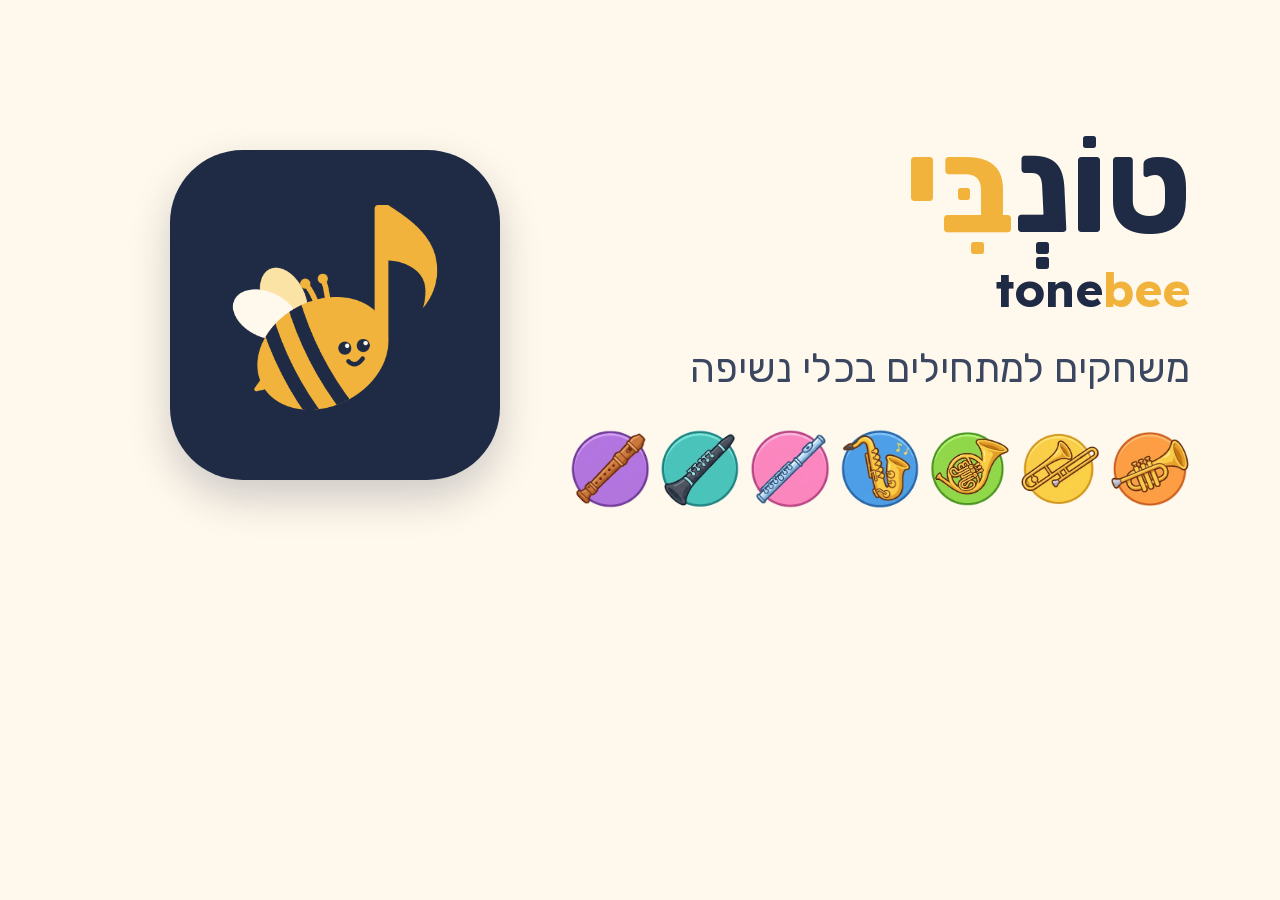
<file: .claude/og-image.html>
<!doctype html>
<!-- Source of icons/og.png, the picture WhatsApp/Facebook show when someone shares tonebee.app.
     Not published (.claude is in .assetsignore). After a logo or wording change, from the repo root:
     chrome --headless --hide-scrollbars --window-size=1200,630 --screenshot=icons/og.png .claude/og-image.html -->
<html lang="he" dir="rtl">
<head>
<meta charset="utf-8">
<link rel="stylesheet" href="../fonts/fonts.css">
<style>
  html, body { margin: 0; width: 1200px; height: 630px; overflow: hidden; }
  body {
    font-family: "Rubik", system-ui, sans-serif; color: #1F2A44;
    background: #FFF8EC;
    display: grid; grid-template-columns: 1fr auto; align-items: center; gap: 56px; padding: 0 90px; box-sizing: border-box;
  }
  h1 { margin: 0; font-size: 132px; font-weight: 700; line-height: 1; letter-spacing: -0.01em; }
  h1 small { display: block; text-align: right; margin-top: 12px; font-family: "Lexend", sans-serif; font-size: 48px; font-weight: 700; letter-spacing: 0; }
  .bee { color: #F2B33D; }  /* brand wordmark: tone/טון in ink, bee/בי in honey */
  p { margin: 30px 0 34px; font-size: 40px; line-height: 1.3; color: #3b4660; max-width: 16em; }
  .insts { display: flex; gap: 10px; }
  .insts img { width: 80px; height: 80px; }
  .logo { width: 330px; height: 330px; border-radius: 22%; box-shadow: 0 18px 40px rgba(31, 42, 68, .22); }
</style>
</head>
<body>
  <div>
    <h1>טוֹנְ<span class="bee">בִּי</span><small dir="ltr">tone<span class="bee">bee</span></small></h1>
    <p>משחקים למתחילים בכלי נשיפה</p>
    <div class="insts">
      <img src="../icons/inst/trumpet.png" alt="">
      <img src="../icons/inst/trombone.png" alt="">
      <img src="../icons/inst/horn.png" alt="">
      <img src="../icons/inst/sax.png" alt="">
      <img src="../icons/inst/flute.png" alt="">
      <img src="../icons/inst/clarinet.png" alt="">
      <img src="../icons/inst/recorder.png" alt="">
    </div>
  </div>
  <img class="logo" src="../icons/icon-512.png" alt="">
</body>
</html>
</file>
<file: fonts/fonts.css>
/* Self-hosted so the app works offline. Both fonts: SIL Open Font License, see OFL-*.txt. Bravura (music symbols) is also SIL OFL. */
@font-face { font-family: "Lexend"; font-style: normal; font-weight: 400 700; font-display: swap; src: url("lexend-400-700-latin.woff2") format("woff2");unicode-range: U+0000-00FF, U+0131, U+0152-0153, U+02BB-02BC, U+02C6, U+02DA, U+02DC, U+0304, U+0308, U+0329, U+2000-206F, U+20AC, U+2122, U+2191, U+2193, U+2212, U+2215, U+FEFF, U+FFFD; }
@font-face { font-family: "Atkinson Hyperlegible"; font-style: normal; font-weight: 400; font-display: swap; src: url("atkinson-hyperlegible-400-latin.woff2") format("woff2");unicode-range: U+0000-00FF, U+0131, U+0152-0153, U+02BB-02BC, U+02C6, U+02DA, U+02DC, U+0304, U+0308, U+0329, U+2000-206F, U+20AC, U+2122, U+2191, U+2193, U+2212, U+2215, U+FEFF, U+FFFD; }
@font-face { font-family: "Atkinson Hyperlegible"; font-style: normal; font-weight: 700; font-display: swap; src: url("atkinson-hyperlegible-700-latin.woff2") format("woff2");unicode-range: U+0000-00FF, U+0131, U+0152-0153, U+02BB-02BC, U+02C6, U+02DA, U+02DC, U+0304, U+0308, U+0329, U+2000-206F, U+20AC, U+2122, U+2191, U+2193, U+2212, U+2215, U+FEFF, U+FFFD; }
@font-face { font-family: "Bravura"; font-style: normal; font-weight: 400; font-display: block; src: url("Bravura.woff2") format("woff2"); }
@font-face { font-family: "Rubik"; font-style: normal; font-weight: 400 900; font-display: swap; src: url("rubik-hebrew.woff2") format("woff2"); unicode-range: U+0307-0308, U+0590-05FF, U+200C-2010, U+20AA, U+25CC, U+FB1D-FB4F; }
@font-face { font-family: "Rubik"; font-style: normal; font-weight: 400 900; font-display: swap; src: url("rubik-latin.woff2") format("woff2"); unicode-range: U+0000-00FF, U+0131, U+0152-0153, U+02BB-02BC, U+02C6, U+02DA, U+02DC, U+0304, U+0308, U+0329, U+2000-206F, U+20AC, U+2122, U+2191, U+2193, U+2212, U+2215, U+FEFF, U+FFFD; }
</file>
